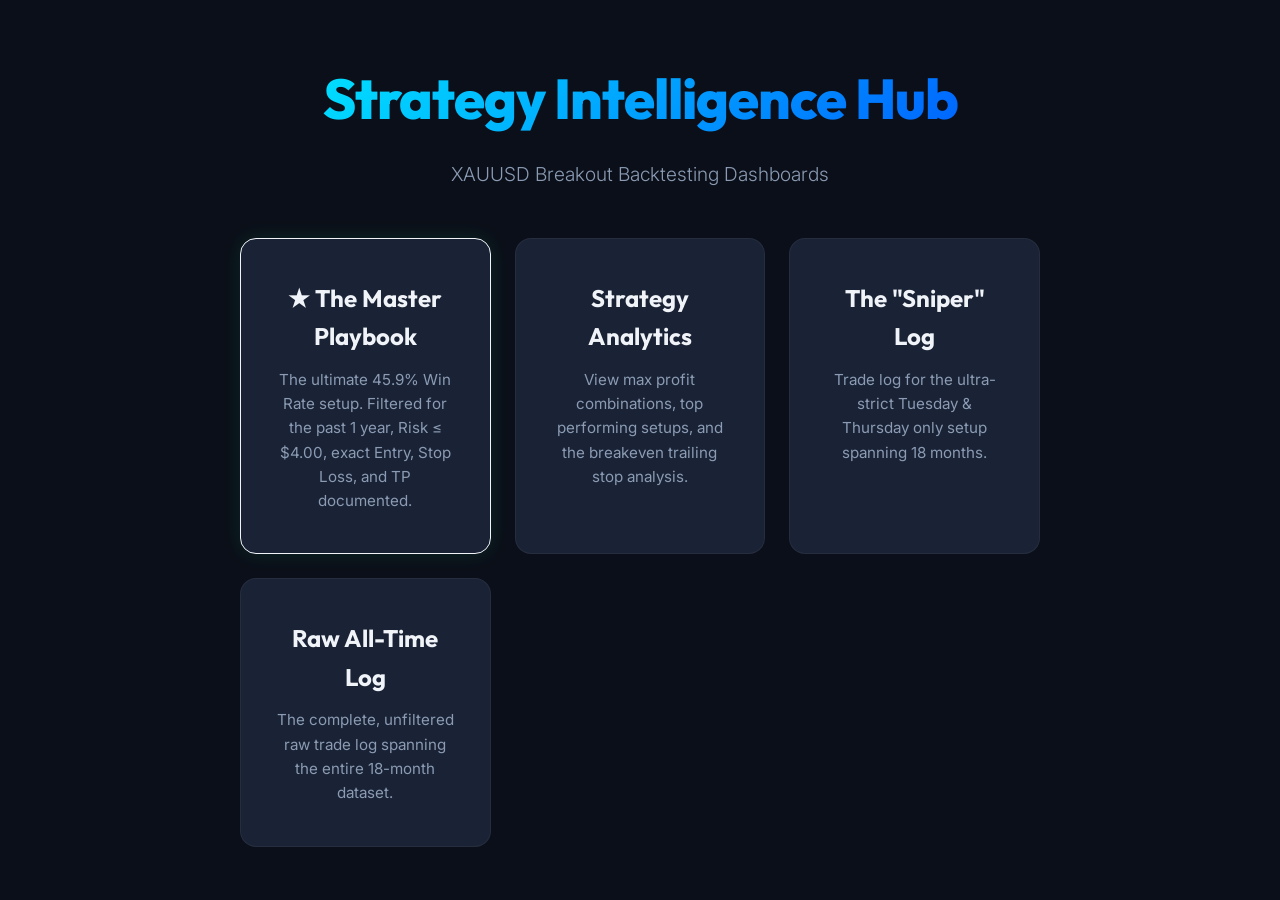
<file: index.html>
<!DOCTYPE html>
<html lang="en">
<head>
    <meta charset="UTF-8">
    <meta name="viewport" content="width=device-width, initial-scale=1.0">
    <title>XAUUSD Backtest Hub</title>
    <link href="https://fonts.googleapis.com/css2?family=Inter:wght@300;400;600;800&family=Outfit:wght@500;700&display=swap" rel="stylesheet">
    <style>
        :root {
            --bg-color: #0b0f19;
            --surface-color: #1a2235;
            --surface-hover: #232d46;
            --primary-accent: #00f0ff;
            --secondary-accent: #ff007a;
            --text-main: #f0f4f8;
            --text-muted: #8a9bb3;
            --border: rgba(255, 255, 255, 0.05);
            --gradient-1: linear-gradient(135deg, #00f0ff 0%, #0055ff 100%);
        }

        * {
            margin: 0;
            padding: 0;
            box-sizing: border-box;
        }

        body {
            font-family: 'Inter', sans-serif;
            background-color: var(--bg-color);
            color: var(--text-main);
            line-height: 1.6;
            min-height: 100vh;
            display: flex;
            align-items: center;
            justify-content: center;
            padding: 2rem;
        }

        .container {
            max-width: 800px;
            width: 100%;
            text-align: center;
        }

        h1 {
            font-family: 'Outfit', sans-serif;
            font-size: 3.5rem;
            font-weight: 800;
            background: var(--gradient-1);
            -webkit-background-clip: text;
            -webkit-text-fill-color: transparent;
            margin-bottom: 1rem;
            letter-spacing: -1px;
            animation: fadeInDown 0.8s ease-out;
        }

        .subtitle {
            color: var(--text-muted);
            font-size: 1.2rem;
            font-weight: 300;
            margin-bottom: 3rem;
            animation: fadeInDown 0.8s ease-out 0.1s backwards;
        }

        .grid {
            display: grid;
            grid-template-columns: repeat(auto-fit, minmax(250px, 1fr));
            gap: 1.5rem;
        }

        .card {
            background: var(--surface-color);
            border: 1px solid var(--border);
            border-radius: 16px;
            padding: 2.5rem 2rem;
            text-decoration: none;
            color: var(--text-main);
            transition: all 0.3s cubic-bezier(0.25, 0.8, 0.25, 1);
            position: relative;
            overflow: hidden;
            animation: fadeInUp 0.8s ease-out backwards;
            display: flex;
            flex-direction: column;
            align-items: center;
            text-align: center;
        }

        .card:nth-child(1) { animation-delay: 0.2s; }
        .card:nth-child(2) { animation-delay: 0.3s; }
        .card:nth-child(3) { animation-delay: 0.4s; }

        .card::before {
            content: '';
            position: absolute;
            top: 0;
            left: 0;
            width: 100%;
            height: 4px;
            background: var(--gradient-1);
            opacity: 0;
            transition: opacity 0.3s ease;
        }

        .card:hover {
            transform: translateY(-5px);
            box-shadow: 0 10px 30px rgba(0, 0, 0, 0.5);
            border-color: rgba(0, 240, 255, 0.3);
            background: var(--surface-hover);
        }

        .card:hover::before {
            opacity: 1;
        }

        .card-title {
            font-family: 'Outfit', sans-serif;
            font-size: 1.5rem;
            font-weight: 700;
            margin-bottom: 0.75rem;
        }

        .card-desc {
            color: var(--text-muted);
            font-size: 0.95rem;
        }

        @keyframes fadeInDown {
            from { opacity: 0; transform: translateY(-20px); }
            to { opacity: 1; transform: translateY(0); }
        }

        @keyframes fadeInUp {
            from { opacity: 0; transform: translateY(20px); }
            to { opacity: 1; transform: translateY(0); }
        }
    </style>
</head>
<body>

<div class="container">
    <h1>Strategy Intelligence Hub</h1>
    <div class="subtitle">XAUUSD Breakout Backtesting Dashboards</div>

    <div class="grid">
        <a href="master_strategy_log.html" class="card" style="border-color: var(--success); box-shadow: 0 0 20px rgba(0,255,136,0.1);">
            <div class="card-title" style="color: var(--success);">★ The Master Playbook</div>
            <div class="card-desc">The ultimate 45.9% Win Rate setup. Filtered for the past 1 year, Risk ≤ $4.00, exact Entry, Stop Loss, and TP documented.</div>
        </a>

        <a href="stats.html" class="card">
            <div class="card-title">Strategy Analytics</div>
            <div class="card-desc">View max profit combinations, top performing setups, and the breakeven trailing stop analysis.</div>
        </a>

        <a href="sniper_setup_log.html" class="card">
            <div class="card-title">The "Sniper" Log</div>
            <div class="card-desc">Trade log for the ultra-strict Tuesday & Thursday only setup spanning 18 months.</div>
        </a>

        <a href="trades_log.html" class="card">
            <div class="card-title">Raw All-Time Log</div>
            <div class="card-desc">The complete, unfiltered raw trade log spanning the entire 18-month dataset.</div>
        </a>
    </div>
</div>

</body>
</html>
</file>
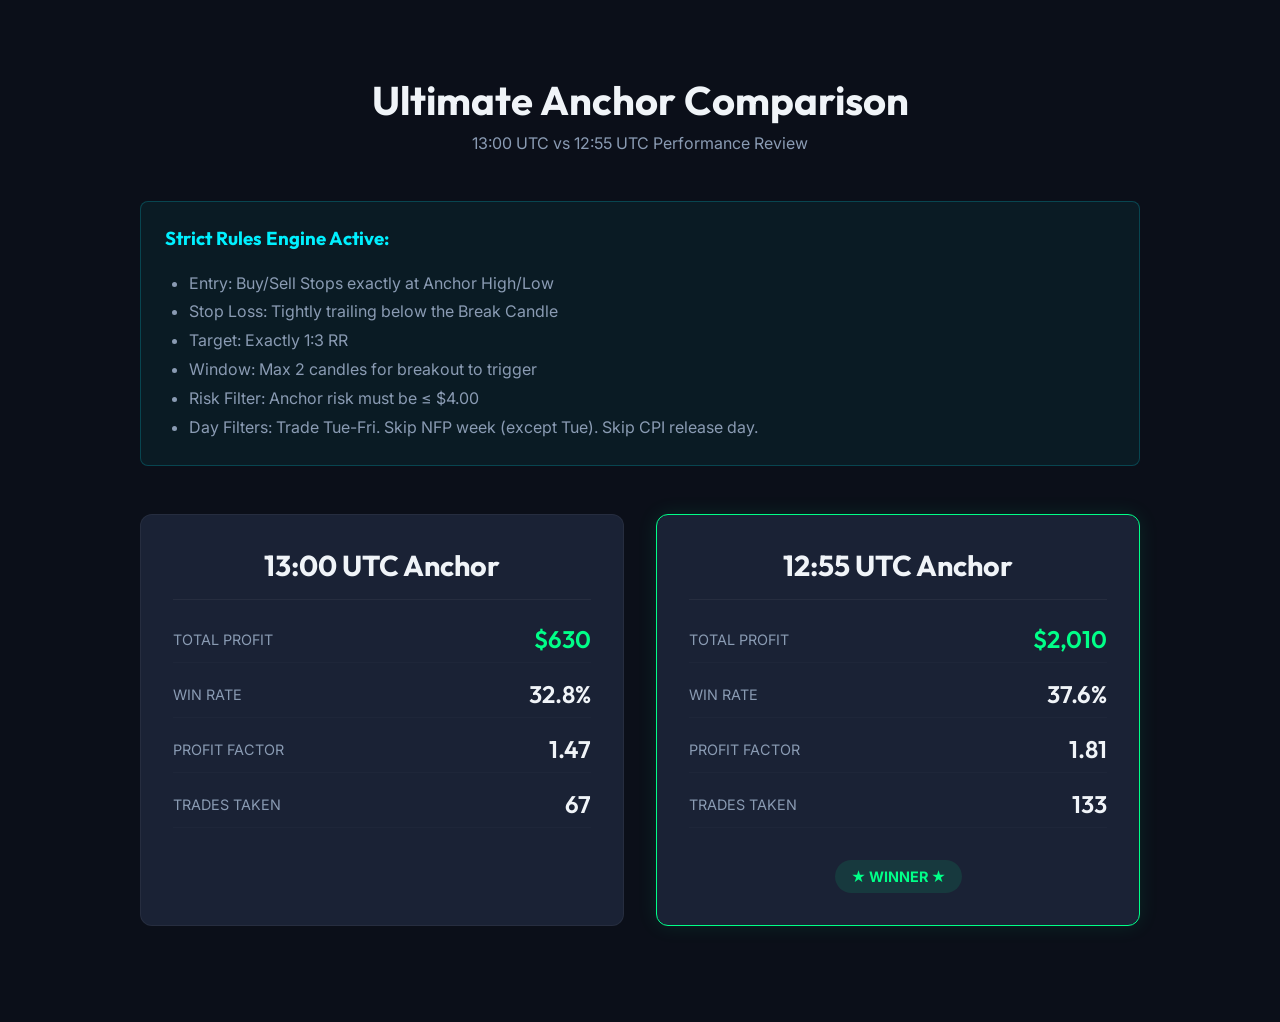
<file: anchor_comparison_report.html>
<!DOCTYPE html>
<html lang="en">
<head>
    <meta charset="UTF-8">
    <meta name="viewport" content="width=device-width, initial-scale=1.0">
    <title>Anchor Comparison: 13:00 vs 12:55</title>
    <link href="https://fonts.googleapis.com/css2?family=Inter:wght@400;600&family=Outfit:wght@600;800&display=swap" rel="stylesheet">
    <style>
        :root {
            --bg: #0b0f19; --surface: #1a2235; --primary: #00f0ff;
            --text: #f0f4f8; --text-muted: #8a9bb3; --success: #00ff88; --danger: #ff3366;
            --border: rgba(255,255,255,0.05);
        }
        body { font-family: 'Inter', sans-serif; background: var(--bg); color: var(--text); padding: 3rem 2rem; margin: 0; }
        .container { max-width: 1000px; margin: 0 auto; }
        h1 { font-family: 'Outfit', sans-serif; font-size: 2.5rem; text-align: center; margin-bottom: 0.5rem; }
        .subtitle { text-align: center; color: var(--text-muted); margin-bottom: 3rem; }
        .rules-box { background: rgba(0,240,255,0.05); border: 1px solid rgba(0,240,255,0.2); padding: 1.5rem; border-radius: 8px; margin-bottom: 3rem; }
        .rules-box h3 { margin-top: 0; color: var(--primary); font-family: 'Outfit'; }
        .rules-box ul { margin: 0; padding-left: 1.5rem; color: var(--text-muted); line-height: 1.8; }
        
        .grid { display: grid; grid-template-columns: 1fr 1fr; gap: 2rem; margin-bottom: 3rem; }
        .card { background: var(--surface); border: 1px solid var(--border); border-radius: 12px; padding: 2rem; text-align: center; }
        .card h2 { font-family: 'Outfit'; font-size: 1.8rem; margin-top: 0; margin-bottom: 1.5rem; border-bottom: 1px solid var(--border); padding-bottom: 1rem; }
        .stat { margin-bottom: 1rem; display: flex; justify-content: space-between; align-items: center; padding-bottom: 0.5rem; border-bottom: 1px solid rgba(255,255,255,0.02); }
        .stat-label { color: var(--text-muted); font-size: 0.9rem; text-transform: uppercase; }
        .stat-val { font-size: 1.5rem; font-weight: 600; font-family: 'Outfit'; }
        .success { color: var(--success); }
        
        .winner-badge { display: inline-block; background: rgba(0,255,136,0.1); color: var(--success); padding: 0.5rem 1rem; border-radius: 20px; font-weight: bold; margin-top: 1rem; font-size: 0.9rem; }
    </style>
</head>
<body>
    <div class="container">
        <h1>Ultimate Anchor Comparison</h1>
        <div class="subtitle">13:00 UTC vs 12:55 UTC Performance Review</div>
        
        <div class="rules-box">
            <h3>Strict Rules Engine Active:</h3>
            <ul>
                <li>Entry: Buy/Sell Stops exactly at Anchor High/Low</li>
                <li>Stop Loss: Tightly trailing below the Break Candle</li>
                <li>Target: Exactly 1:3 RR</li>
                <li>Window: Max 2 candles for breakout to trigger</li>
                <li>Risk Filter: Anchor risk must be ≤ $4.00</li>
                <li>Day Filters: Trade Tue-Fri. Skip NFP week (except Tue). Skip CPI release day.</li>
            </ul>
        </div>
        
        <div class="grid">
            <div class="card" style="">
                <h2>13:00 UTC Anchor</h2>
                <div class="stat"><span class="stat-label">Total Profit</span><span class="stat-val success">$630</span></div>
                <div class="stat"><span class="stat-label">Win Rate</span><span class="stat-val">32.8%</span></div>
                <div class="stat"><span class="stat-label">Profit Factor</span><span class="stat-val">1.47</span></div>
                <div class="stat"><span class="stat-label">Trades Taken</span><span class="stat-val">67</span></div>
                
            </div>
            
            <div class="card" style="border-color: var(--success); box-shadow: 0 0 20px rgba(0,255,136,0.1);">
                <h2>12:55 UTC Anchor</h2>
                <div class="stat"><span class="stat-label">Total Profit</span><span class="stat-val success">$2,010</span></div>
                <div class="stat"><span class="stat-label">Win Rate</span><span class="stat-val">37.6%</span></div>
                <div class="stat"><span class="stat-label">Profit Factor</span><span class="stat-val">1.81</span></div>
                <div class="stat"><span class="stat-label">Trades Taken</span><span class="stat-val">133</span></div>
                <div class="winner-badge">★ WINNER ★</div>
            </div>
        </div>
    </div>
</body>
</html>
</file>
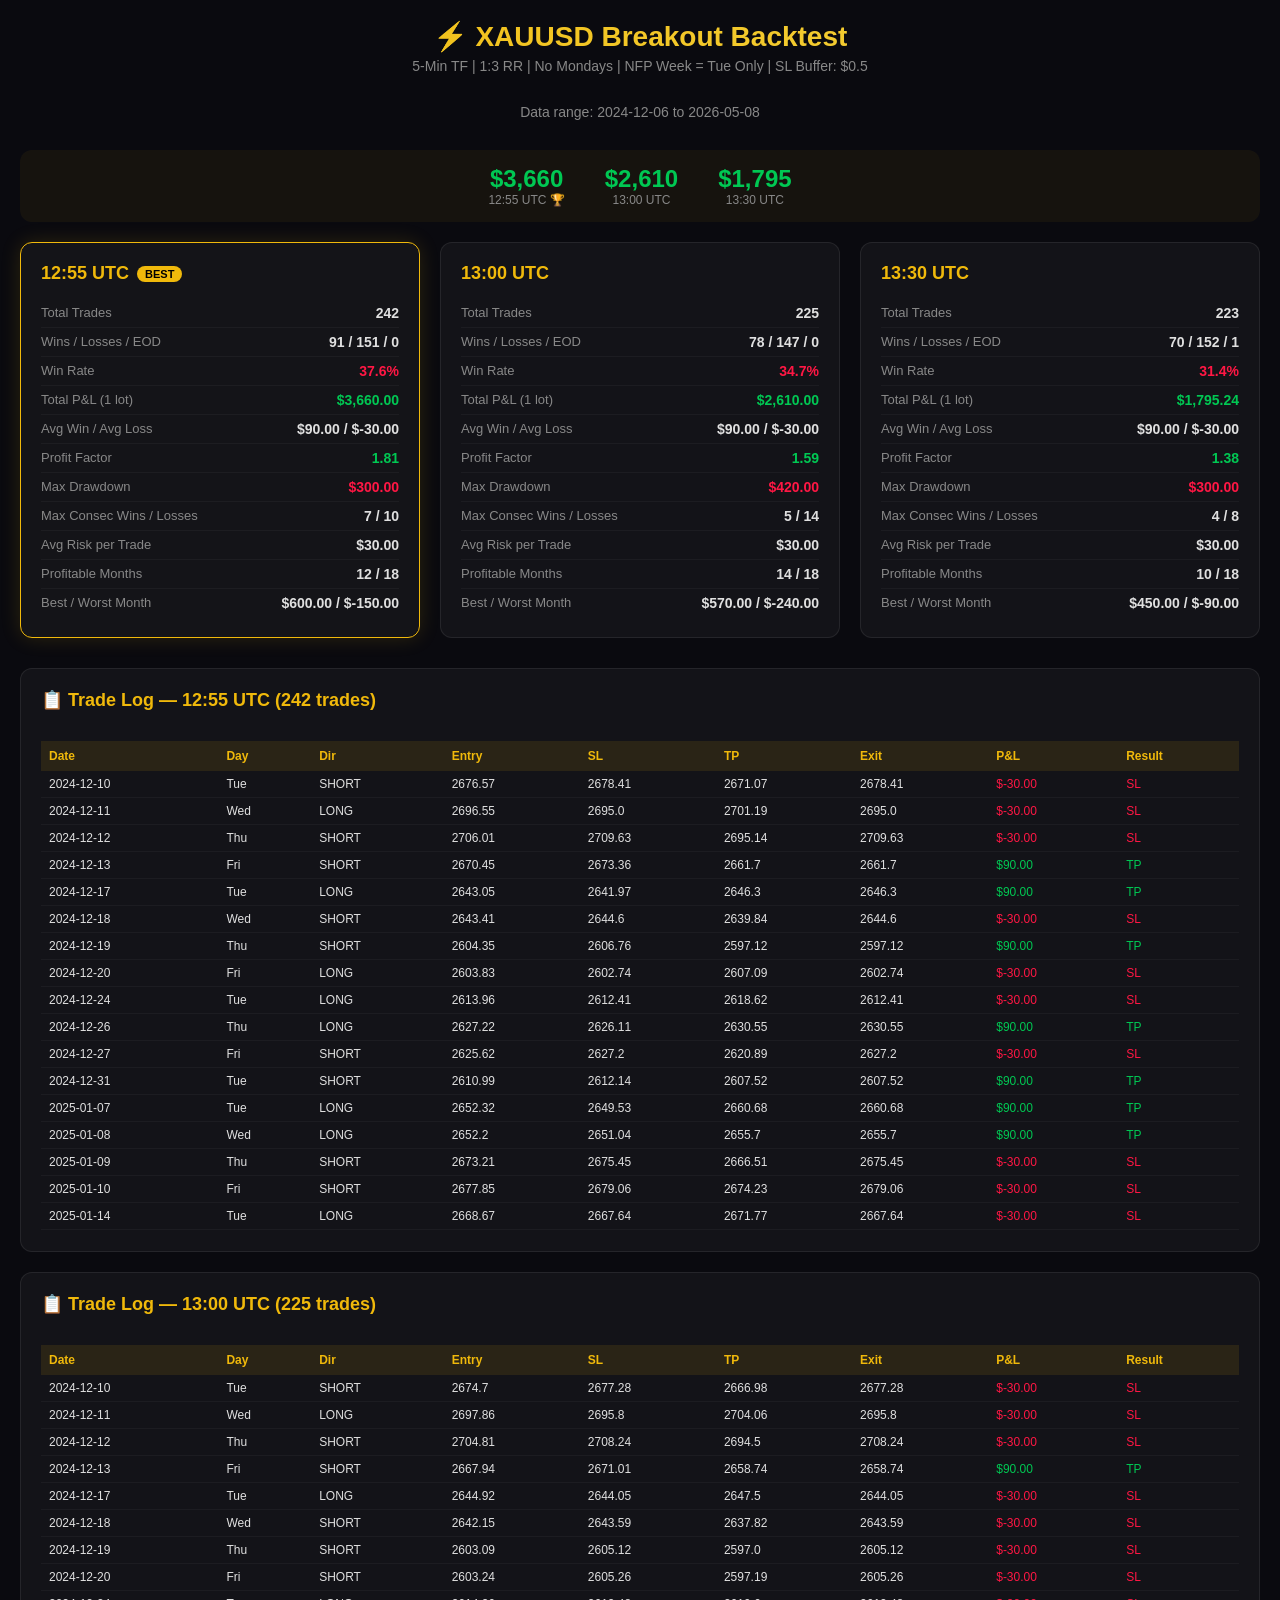
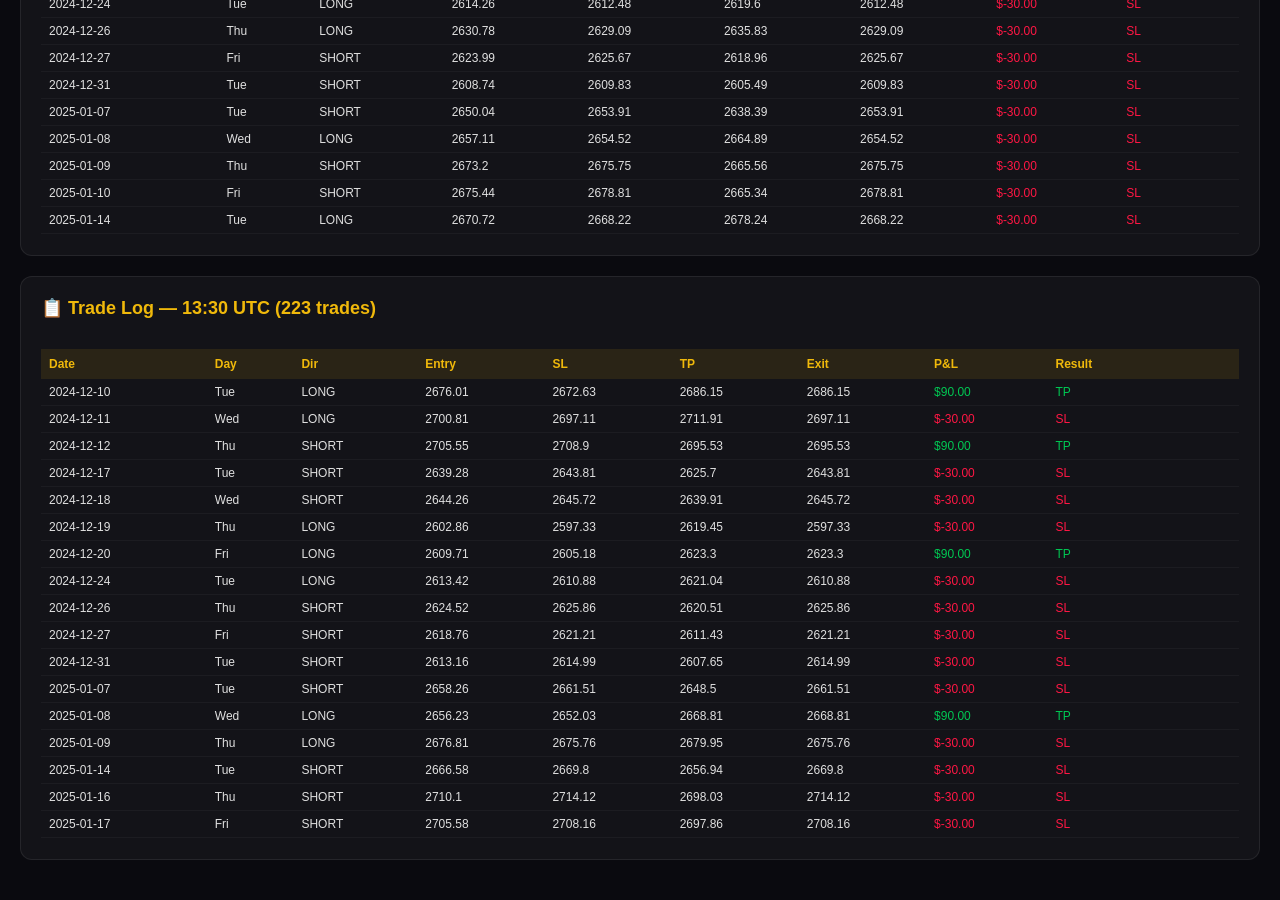
<file: backtest_report.html>
<!DOCTYPE html>
<html lang="en">
<head>
<meta charset="UTF-8">
<title>XAUUSD Breakout Backtest Report</title>
<style>
*{margin:0;padding:0;box-sizing:border-box}
body{background:#0a0a0f;color:#e0e0e0;font-family:'Segoe UI',sans-serif;padding:20px}
h1{text-align:center;font-size:28px;background:linear-gradient(135deg,#f0b90b,#f5d442);-webkit-background-clip:text;-webkit-text-fill-color:transparent;margin-bottom:5px}
.subtitle{text-align:center;color:#888;margin-bottom:30px;font-size:14px}
.grid{display:grid;grid-template-columns:repeat(auto-fit,minmax(350px,1fr));gap:20px;margin-bottom:30px}
.card{background:rgba(255,255,255,0.04);border:1px solid rgba(255,255,255,0.08);border-radius:12px;padding:20px}
.card h2{font-size:18px;color:#f0b90b;margin-bottom:15px;display:flex;align-items:center;gap:8px}
.winner{border-color:#f0b90b;box-shadow:0 0 20px rgba(240,185,11,0.15)}
.badge{background:#f0b90b;color:#000;font-size:11px;padding:2px 8px;border-radius:10px;font-weight:700}
.stat-row{display:flex;justify-content:space-between;padding:6px 0;border-bottom:1px solid rgba(255,255,255,0.04)}
.stat-row:last-child{border:none}
.stat-label{color:#888;font-size:13px}
.stat-value{font-weight:600;font-size:14px}
.positive{color:#00c853}
.negative{color:#ff1744}
.neutral{color:#ffc107}
table{width:100%;border-collapse:collapse;font-size:12px;margin-top:10px}
th{background:rgba(240,185,11,0.1);color:#f0b90b;padding:8px;text-align:left;position:sticky;top:0}
td{padding:6px 8px;border-bottom:1px solid rgba(255,255,255,0.04)}
tr:hover{background:rgba(255,255,255,0.03)}
.tp{color:#00c853}.sl{color:#ff1744}.eod{color:#ffc107}
.trades-section{max-height:500px;overflow-y:auto;margin-top:20px}
.summary-bar{display:flex;justify-content:center;gap:40px;margin:20px 0;padding:15px;background:rgba(240,185,11,0.05);border-radius:12px}
.summary-item{text-align:center}
.summary-item .val{font-size:24px;font-weight:700}
.summary-item .lbl{font-size:12px;color:#888}
</style>
</head>
<body>
<h1>⚡ XAUUSD Breakout Backtest</h1>
<p class="subtitle">5-Min TF | 1:3 RR | No Mondays | NFP Week = Tue Only | SL Buffer: $0.5</p>
<p class="subtitle">Data range: 2024-12-06 to 2026-05-08</p><div class="summary-bar"><div class="summary-item">
            <div class="val positive">$3,660</div>
            <div class="lbl">12:55 UTC 🏆</div>
        </div><div class="summary-item">
            <div class="val positive">$2,610</div>
            <div class="lbl">13:00 UTC</div>
        </div><div class="summary-item">
            <div class="val positive">$1,795</div>
            <div class="lbl">13:30 UTC</div>
        </div></div><div class="grid"><div class="card winner">
        <h2>12:55 UTC <span class="badge">BEST</span></h2>
        <div class="stat-row"><span class="stat-label">Total Trades</span><span class="stat-value">242</span></div>
        <div class="stat-row"><span class="stat-label">Wins / Losses / EOD</span><span class="stat-value">91 / 151 / 0</span></div>
        <div class="stat-row"><span class="stat-label">Win Rate</span><span class="stat-value negative">37.6%</span></div>
        <div class="stat-row"><span class="stat-label">Total P&L (1 lot)</span><span class="stat-value positive">$3,660.00</span></div>
        <div class="stat-row"><span class="stat-label">Avg Win / Avg Loss</span><span class="stat-value">$90.00 / $-30.00</span></div>
        <div class="stat-row"><span class="stat-label">Profit Factor</span><span class="stat-value positive">1.81</span></div>
        <div class="stat-row"><span class="stat-label">Max Drawdown</span><span class="stat-value negative">$300.00</span></div>
        <div class="stat-row"><span class="stat-label">Max Consec Wins / Losses</span><span class="stat-value">7 / 10</span></div>
        <div class="stat-row"><span class="stat-label">Avg Risk per Trade</span><span class="stat-value">$30.00</span></div>
        <div class="stat-row"><span class="stat-label">Profitable Months</span><span class="stat-value">12 / 18</span></div>
        <div class="stat-row"><span class="stat-label">Best / Worst Month</span><span class="stat-value">$600.00 / $-150.00</span></div>
        </div><div class="card">
        <h2>13:00 UTC </h2>
        <div class="stat-row"><span class="stat-label">Total Trades</span><span class="stat-value">225</span></div>
        <div class="stat-row"><span class="stat-label">Wins / Losses / EOD</span><span class="stat-value">78 / 147 / 0</span></div>
        <div class="stat-row"><span class="stat-label">Win Rate</span><span class="stat-value negative">34.7%</span></div>
        <div class="stat-row"><span class="stat-label">Total P&L (1 lot)</span><span class="stat-value positive">$2,610.00</span></div>
        <div class="stat-row"><span class="stat-label">Avg Win / Avg Loss</span><span class="stat-value">$90.00 / $-30.00</span></div>
        <div class="stat-row"><span class="stat-label">Profit Factor</span><span class="stat-value positive">1.59</span></div>
        <div class="stat-row"><span class="stat-label">Max Drawdown</span><span class="stat-value negative">$420.00</span></div>
        <div class="stat-row"><span class="stat-label">Max Consec Wins / Losses</span><span class="stat-value">5 / 14</span></div>
        <div class="stat-row"><span class="stat-label">Avg Risk per Trade</span><span class="stat-value">$30.00</span></div>
        <div class="stat-row"><span class="stat-label">Profitable Months</span><span class="stat-value">14 / 18</span></div>
        <div class="stat-row"><span class="stat-label">Best / Worst Month</span><span class="stat-value">$570.00 / $-240.00</span></div>
        </div><div class="card">
        <h2>13:30 UTC </h2>
        <div class="stat-row"><span class="stat-label">Total Trades</span><span class="stat-value">223</span></div>
        <div class="stat-row"><span class="stat-label">Wins / Losses / EOD</span><span class="stat-value">70 / 152 / 1</span></div>
        <div class="stat-row"><span class="stat-label">Win Rate</span><span class="stat-value negative">31.4%</span></div>
        <div class="stat-row"><span class="stat-label">Total P&L (1 lot)</span><span class="stat-value positive">$1,795.24</span></div>
        <div class="stat-row"><span class="stat-label">Avg Win / Avg Loss</span><span class="stat-value">$90.00 / $-30.00</span></div>
        <div class="stat-row"><span class="stat-label">Profit Factor</span><span class="stat-value positive">1.38</span></div>
        <div class="stat-row"><span class="stat-label">Max Drawdown</span><span class="stat-value negative">$300.00</span></div>
        <div class="stat-row"><span class="stat-label">Max Consec Wins / Losses</span><span class="stat-value">4 / 8</span></div>
        <div class="stat-row"><span class="stat-label">Avg Risk per Trade</span><span class="stat-value">$30.00</span></div>
        <div class="stat-row"><span class="stat-label">Profitable Months</span><span class="stat-value">10 / 18</span></div>
        <div class="stat-row"><span class="stat-label">Best / Worst Month</span><span class="stat-value">$450.00 / $-90.00</span></div>
        </div></div><div class="card" style="margin-bottom:20px">
        <h2>📋 Trade Log — 12:55 UTC (242 trades)</h2>
        <div class="trades-section"><table>
        <tr><th>Date</th><th>Day</th><th>Dir</th><th>Entry</th><th>SL</th><th>TP</th><th>Exit</th><th>P&L</th><th>Result</th></tr><tr>
            <td>2024-12-10</td><td>Tue</td><td>SHORT</td>
            <td>2676.57</td><td>2678.41</td><td>2671.07</td><td>2678.41</td>
            <td class="negative">$-30.00</td><td class="sl">SL</td></tr><tr>
            <td>2024-12-11</td><td>Wed</td><td>LONG</td>
            <td>2696.55</td><td>2695.0</td><td>2701.19</td><td>2695.0</td>
            <td class="negative">$-30.00</td><td class="sl">SL</td></tr><tr>
            <td>2024-12-12</td><td>Thu</td><td>SHORT</td>
            <td>2706.01</td><td>2709.63</td><td>2695.14</td><td>2709.63</td>
            <td class="negative">$-30.00</td><td class="sl">SL</td></tr><tr>
            <td>2024-12-13</td><td>Fri</td><td>SHORT</td>
            <td>2670.45</td><td>2673.36</td><td>2661.7</td><td>2661.7</td>
            <td class="positive">$90.00</td><td class="tp">TP</td></tr><tr>
            <td>2024-12-17</td><td>Tue</td><td>LONG</td>
            <td>2643.05</td><td>2641.97</td><td>2646.3</td><td>2646.3</td>
            <td class="positive">$90.00</td><td class="tp">TP</td></tr><tr>
            <td>2024-12-18</td><td>Wed</td><td>SHORT</td>
            <td>2643.41</td><td>2644.6</td><td>2639.84</td><td>2644.6</td>
            <td class="negative">$-30.00</td><td class="sl">SL</td></tr><tr>
            <td>2024-12-19</td><td>Thu</td><td>SHORT</td>
            <td>2604.35</td><td>2606.76</td><td>2597.12</td><td>2597.12</td>
            <td class="positive">$90.00</td><td class="tp">TP</td></tr><tr>
            <td>2024-12-20</td><td>Fri</td><td>LONG</td>
            <td>2603.83</td><td>2602.74</td><td>2607.09</td><td>2602.74</td>
            <td class="negative">$-30.00</td><td class="sl">SL</td></tr><tr>
            <td>2024-12-24</td><td>Tue</td><td>LONG</td>
            <td>2613.96</td><td>2612.41</td><td>2618.62</td><td>2612.41</td>
            <td class="negative">$-30.00</td><td class="sl">SL</td></tr><tr>
            <td>2024-12-26</td><td>Thu</td><td>LONG</td>
            <td>2627.22</td><td>2626.11</td><td>2630.55</td><td>2630.55</td>
            <td class="positive">$90.00</td><td class="tp">TP</td></tr><tr>
            <td>2024-12-27</td><td>Fri</td><td>SHORT</td>
            <td>2625.62</td><td>2627.2</td><td>2620.89</td><td>2627.2</td>
            <td class="negative">$-30.00</td><td class="sl">SL</td></tr><tr>
            <td>2024-12-31</td><td>Tue</td><td>SHORT</td>
            <td>2610.99</td><td>2612.14</td><td>2607.52</td><td>2607.52</td>
            <td class="positive">$90.00</td><td class="tp">TP</td></tr><tr>
            <td>2025-01-07</td><td>Tue</td><td>LONG</td>
            <td>2652.32</td><td>2649.53</td><td>2660.68</td><td>2660.68</td>
            <td class="positive">$90.00</td><td class="tp">TP</td></tr><tr>
            <td>2025-01-08</td><td>Wed</td><td>LONG</td>
            <td>2652.2</td><td>2651.04</td><td>2655.7</td><td>2655.7</td>
            <td class="positive">$90.00</td><td class="tp">TP</td></tr><tr>
            <td>2025-01-09</td><td>Thu</td><td>SHORT</td>
            <td>2673.21</td><td>2675.45</td><td>2666.51</td><td>2675.45</td>
            <td class="negative">$-30.00</td><td class="sl">SL</td></tr><tr>
            <td>2025-01-10</td><td>Fri</td><td>SHORT</td>
            <td>2677.85</td><td>2679.06</td><td>2674.23</td><td>2679.06</td>
            <td class="negative">$-30.00</td><td class="sl">SL</td></tr><tr>
            <td>2025-01-14</td><td>Tue</td><td>LONG</td>
            <td>2668.67</td><td>2667.64</td><td>2671.77</td><td>2667.64</td>
            <td class="negative">$-30.00</td><td class="sl">SL</td></tr><tr>
            <td>2025-01-15</td><td>Wed</td><td>SHORT</td>
            <td>2684.31</td><td>2685.41</td><td>2681.01</td><td>2685.41</td>
            <td class="negative">$-30.00</td><td class="sl">SL</td></tr><tr>
            <td>2025-01-16</td><td>Thu</td><td>SHORT</td>
            <td>2703.47</td><td>2704.96</td><td>2699.01</td><td>2704.96</td>
            <td class="negative">$-30.00</td><td class="sl">SL</td></tr><tr>
            <td>2025-01-17</td><td>Fri</td><td>SHORT</td>
            <td>2710.74</td><td>2712.11</td><td>2706.64</td><td>2706.64</td>
            <td class="positive">$90.00</td><td class="tp">TP</td></tr><tr>
            <td>2025-01-21</td><td>Tue</td><td>LONG</td>
            <td>2727.17</td><td>2726.1</td><td>2730.38</td><td>2726.1</td>
            <td class="negative">$-30.00</td><td class="sl">SL</td></tr><tr>
            <td>2025-01-22</td><td>Wed</td><td>LONG</td>
            <td>2758.72</td><td>2757.78</td><td>2761.55</td><td>2757.78</td>
            <td class="negative">$-30.00</td><td class="sl">SL</td></tr><tr>
            <td>2025-01-23</td><td>Thu</td><td>SHORT</td>
            <td>2742.6</td><td>2746.36</td><td>2731.34</td><td>2746.36</td>
            <td class="negative">$-30.00</td><td class="sl">SL</td></tr><tr>
            <td>2025-01-24</td><td>Fri</td><td>LONG</td>
            <td>2778.93</td><td>2777.35</td><td>2783.66</td><td>2783.66</td>
            <td class="positive">$90.00</td><td class="tp">TP</td></tr><tr>
            <td>2025-01-28</td><td>Tue</td><td>LONG</td>
            <td>2745.64</td><td>2744.61</td><td>2748.74</td><td>2748.74</td>
            <td class="positive">$90.00</td><td class="tp">TP</td></tr><tr>
            <td>2025-01-29</td><td>Wed</td><td>LONG</td>
            <td>2756.93</td><td>2755.92</td><td>2759.94</td><td>2755.92</td>
            <td class="negative">$-30.00</td><td class="sl">SL</td></tr><tr>
            <td>2025-01-30</td><td>Thu</td><td>LONG</td>
            <td>2780.44</td><td>2779.68</td><td>2782.71</td><td>2779.68</td>
            <td class="negative">$-30.00</td><td class="sl">SL</td></tr><tr>
            <td>2025-01-31</td><td>Fri</td><td>SHORT</td>
            <td>2804.72</td><td>2806.31</td><td>2799.92</td><td>2806.31</td>
            <td class="negative">$-30.00</td><td class="sl">SL</td></tr><tr>
            <td>2025-02-04</td><td>Tue</td><td>LONG</td>
            <td>2822.95</td><td>2820.86</td><td>2829.21</td><td>2829.21</td>
            <td class="positive">$90.00</td><td class="tp">TP</td></tr><tr>
            <td>2025-02-11</td><td>Tue</td><td>SHORT</td>
            <td>2886.61</td><td>2891.16</td><td>2872.97</td><td>2891.16</td>
            <td class="negative">$-30.00</td><td class="sl">SL</td></tr><tr>
            <td>2025-02-12</td><td>Wed</td><td>SHORT</td>
            <td>2883.95</td><td>2886.13</td><td>2877.41</td><td>2877.41</td>
            <td class="positive">$90.00</td><td class="tp">TP</td></tr><tr>
            <td>2025-02-13</td><td>Thu</td><td>SHORT</td>
            <td>2917.03</td><td>2918.47</td><td>2912.71</td><td>2912.71</td>
            <td class="positive">$90.00</td><td class="tp">TP</td></tr><tr>
            <td>2025-02-14</td><td>Fri</td><td>SHORT</td>
            <td>2929.77</td><td>2932.17</td><td>2922.58</td><td>2932.17</td>
            <td class="negative">$-30.00</td><td class="sl">SL</td></tr><tr>
            <td>2025-02-18</td><td>Tue</td><td>SHORT</td>
            <td>2916.69</td><td>2919.19</td><td>2909.17</td><td>2919.19</td>
            <td class="negative">$-30.00</td><td class="sl">SL</td></tr><tr>
            <td>2025-02-19</td><td>Wed</td><td>LONG</td>
            <td>2935.2</td><td>2932.15</td><td>2944.36</td><td>2932.15</td>
            <td class="negative">$-30.00</td><td class="sl">SL</td></tr><tr>
            <td>2025-02-20</td><td>Thu</td><td>SHORT</td>
            <td>2943.37</td><td>2947.66</td><td>2930.52</td><td>2947.66</td>
            <td class="negative">$-30.00</td><td class="sl">SL</td></tr><tr>
            <td>2025-02-21</td><td>Fri</td><td>LONG</td>
            <td>2931.56</td><td>2929.25</td><td>2938.49</td><td>2929.25</td>
            <td class="negative">$-30.00</td><td class="sl">SL</td></tr><tr>
            <td>2025-02-25</td><td>Tue</td><td>SHORT</td>
            <td>2928.09</td><td>2930.08</td><td>2922.11</td><td>2930.08</td>
            <td class="negative">$-30.00</td><td class="sl">SL</td></tr><tr>
            <td>2025-02-26</td><td>Wed</td><td>SHORT</td>
            <td>2913.27</td><td>2915.52</td><td>2906.5</td><td>2906.5</td>
            <td class="positive">$90.00</td><td class="tp">TP</td></tr><tr>
            <td>2025-02-27</td><td>Thu</td><td>LONG</td>
            <td>2887.34</td><td>2883.85</td><td>2897.83</td><td>2883.85</td>
            <td class="negative">$-30.00</td><td class="sl">SL</td></tr><tr>
            <td>2025-02-28</td><td>Fri</td><td>LONG</td>
            <td>2856.53</td><td>2855.77</td><td>2858.81</td><td>2858.81</td>
            <td class="positive">$90.00</td><td class="tp">TP</td></tr><tr>
            <td>2025-03-04</td><td>Tue</td><td>LONG</td>
            <td>2925.58</td><td>2922.77</td><td>2934.0</td><td>2922.77</td>
            <td class="negative">$-30.00</td><td class="sl">SL</td></tr><tr>
            <td>2025-03-11</td><td>Tue</td><td>SHORT</td>
            <td>2911.31</td><td>2914.36</td><td>2902.14</td><td>2914.36</td>
            <td class="negative">$-30.00</td><td class="sl">SL</td></tr><tr>
            <td>2025-03-12</td><td>Wed</td><td>SHORT</td>
            <td>2916.6</td><td>2919.32</td><td>2908.44</td><td>2908.44</td>
            <td class="positive">$90.00</td><td class="tp">TP</td></tr><tr>
            <td>2025-03-13</td><td>Thu</td><td>SHORT</td>
            <td>2940.96</td><td>2943.43</td><td>2933.56</td><td>2943.43</td>
            <td class="negative">$-30.00</td><td class="sl">SL</td></tr><tr>
            <td>2025-03-14</td><td>Fri</td><td>SHORT</td>
            <td>2993.61</td><td>2995.51</td><td>2987.92</td><td>2995.51</td>
            <td class="negative">$-30.00</td><td class="sl">SL</td></tr><tr>
            <td>2025-03-18</td><td>Tue</td><td>LONG</td>
            <td>3035.16</td><td>3033.44</td><td>3040.33</td><td>3033.44</td>
            <td class="negative">$-30.00</td><td class="sl">SL</td></tr><tr>
            <td>2025-03-19</td><td>Wed</td><td>LONG</td>
            <td>3038.05</td><td>3035.4</td><td>3046.01</td><td>3035.4</td>
            <td class="negative">$-30.00</td><td class="sl">SL</td></tr><tr>
            <td>2025-03-20</td><td>Thu</td><td>SHORT</td>
            <td>3039.71</td><td>3041.57</td><td>3034.13</td><td>3034.13</td>
            <td class="positive">$90.00</td><td class="tp">TP</td></tr><tr>
            <td>2025-03-21</td><td>Fri</td><td>LONG</td>
            <td>3036.04</td><td>3032.59</td><td>3046.41</td><td>3032.59</td>
            <td class="negative">$-30.00</td><td class="sl">SL</td></tr><tr>
            <td>2025-03-25</td><td>Tue</td><td>LONG</td>
            <td>3023.2</td><td>3021.32</td><td>3028.86</td><td>3021.32</td>
            <td class="negative">$-30.00</td><td class="sl">SL</td></tr><tr>
            <td>2025-03-26</td><td>Wed</td><td>SHORT</td>
            <td>3026.52</td><td>3027.99</td><td>3022.12</td><td>3022.12</td>
            <td class="positive">$90.00</td><td class="tp">TP</td></tr><tr>
            <td>2025-03-27</td><td>Thu</td><td>LONG</td>
            <td>3050.59</td><td>3046.65</td><td>3062.41</td><td>3046.65</td>
            <td class="negative">$-30.00</td><td class="sl">SL</td></tr><tr>
            <td>2025-03-28</td><td>Fri</td><td>SHORT</td>
            <td>3077.07</td><td>3079.48</td><td>3069.86</td><td>3079.48</td>
            <td class="negative">$-30.00</td><td class="sl">SL</td></tr><tr>
            <td>2025-04-01</td><td>Tue</td><td>LONG</td>
            <td>3134.3</td><td>3130.8</td><td>3144.78</td><td>3130.8</td>
            <td class="negative">$-30.00</td><td class="sl">SL</td></tr><tr>
            <td>2025-04-08</td><td>Tue</td><td>LONG</td>
            <td>3005.73</td><td>3004.05</td><td>3010.79</td><td>3010.79</td>
            <td class="positive">$90.00</td><td class="tp">TP</td></tr><tr>
            <td>2025-04-09</td><td>Wed</td><td>LONG</td>
            <td>3050.08</td><td>3046.76</td><td>3060.04</td><td>3060.04</td>
            <td class="positive">$90.00</td><td class="tp">TP</td></tr><tr>
            <td>2025-04-10</td><td>Thu</td><td>LONG</td>
            <td>3125.35</td><td>3120.45</td><td>3140.06</td><td>3120.45</td>
            <td class="negative">$-30.00</td><td class="sl">SL</td></tr><tr>
            <td>2025-04-11</td><td>Fri</td><td>LONG</td>
            <td>3234.02</td><td>3228.67</td><td>3250.06</td><td>3228.67</td>
            <td class="negative">$-30.00</td><td class="sl">SL</td></tr><tr>
            <td>2025-04-15</td><td>Tue</td><td>LONG</td>
            <td>3221.8</td><td>3219.39</td><td>3229.02</td><td>3219.39</td>
            <td class="negative">$-30.00</td><td class="sl">SL</td></tr><tr>
            <td>2025-04-16</td><td>Wed</td><td>SHORT</td>
            <td>3305.88</td><td>3309.67</td><td>3294.51</td><td>3309.67</td>
            <td class="negative">$-30.00</td><td class="sl">SL</td></tr><tr>
            <td>2025-04-17</td><td>Thu</td><td>LONG</td>
            <td>3328.39</td><td>3324.53</td><td>3339.97</td><td>3324.53</td>
            <td class="negative">$-30.00</td><td class="sl">SL</td></tr><tr>
            <td>2025-04-22</td><td>Tue</td><td>LONG</td>
            <td>3433.09</td><td>3424.52</td><td>3458.78</td><td>3424.52</td>
            <td class="negative">$-30.00</td><td class="sl">SL</td></tr><tr>
            <td>2025-04-23</td><td>Wed</td><td>SHORT</td>
            <td>3310.59</td><td>3314.23</td><td>3299.67</td><td>3299.67</td>
            <td class="positive">$90.00</td><td class="tp">TP</td></tr><tr>
            <td>2025-04-24</td><td>Thu</td><td>SHORT</td>
            <td>3335.42</td><td>3336.66</td><td>3331.72</td><td>3331.72</td>
            <td class="positive">$90.00</td><td class="tp">TP</td></tr><tr>
            <td>2025-04-25</td><td>Fri</td><td>SHORT</td>
            <td>3292.48</td><td>3293.39</td><td>3289.73</td><td>3289.73</td>
            <td class="positive">$90.00</td><td class="tp">TP</td></tr><tr>
            <td>2025-04-29</td><td>Tue</td><td>SHORT</td>
            <td>3310.94</td><td>3315.28</td><td>3297.9</td><td>3315.28</td>
            <td class="negative">$-30.00</td><td class="sl">SL</td></tr><tr>
            <td>2025-05-06</td><td>Tue</td><td>LONG</td>
            <td>3391.4</td><td>3390.04</td><td>3395.5</td><td>3390.04</td>
            <td class="negative">$-30.00</td><td class="sl">SL</td></tr><tr>
            <td>2025-05-07</td><td>Wed</td><td>SHORT</td>
            <td>3389.19</td><td>3391.87</td><td>3381.15</td><td>3391.87</td>
            <td class="negative">$-30.00</td><td class="sl">SL</td></tr><tr>
            <td>2025-05-08</td><td>Thu</td><td>LONG</td>
            <td>3356.7</td><td>3354.15</td><td>3364.37</td><td>3364.37</td>
            <td class="positive">$90.00</td><td class="tp">TP</td></tr><tr>
            <td>2025-05-09</td><td>Fri</td><td>SHORT</td>
            <td>3331.71</td><td>3337.0</td><td>3315.81</td><td>3337.0</td>
            <td class="negative">$-30.00</td><td class="sl">SL</td></tr><tr>
            <td>2025-05-13</td><td>Tue</td><td>LONG</td>
            <td>3245.09</td><td>3240.31</td><td>3259.43</td><td>3240.31</td>
            <td class="negative">$-30.00</td><td class="sl">SL</td></tr><tr>
            <td>2025-05-14</td><td>Wed</td><td>SHORT</td>
            <td>3184.11</td><td>3189.33</td><td>3168.45</td><td>3189.33</td>
            <td class="negative">$-30.00</td><td class="sl">SL</td></tr><tr>
            <td>2025-05-15</td><td>Thu</td><td>LONG</td>
            <td>3189.91</td><td>3184.67</td><td>3205.64</td><td>3205.64</td>
            <td class="positive">$90.00</td><td class="tp">TP</td></tr><tr>
            <td>2025-05-16</td><td>Fri</td><td>LONG</td>
            <td>3180.14</td><td>3176.97</td><td>3189.65</td><td>3176.97</td>
            <td class="negative">$-30.00</td><td class="sl">SL</td></tr><tr>
            <td>2025-05-20</td><td>Tue</td><td>SHORT</td>
            <td>3240.74</td><td>3243.25</td><td>3233.2</td><td>3233.2</td>
            <td class="positive">$90.00</td><td class="tp">TP</td></tr><tr>
            <td>2025-05-21</td><td>Wed</td><td>LONG</td>
            <td>3304.17</td><td>3302.15</td><td>3310.23</td><td>3302.15</td>
            <td class="negative">$-30.00</td><td class="sl">SL</td></tr><tr>
            <td>2025-05-22</td><td>Thu</td><td>LONG</td>
            <td>3305.28</td><td>3303.63</td><td>3310.21</td><td>3310.21</td>
            <td class="positive">$90.00</td><td class="tp">TP</td></tr><tr>
            <td>2025-05-23</td><td>Fri</td><td>LONG</td>
            <td>3358.95</td><td>3356.48</td><td>3366.35</td><td>3356.48</td>
            <td class="negative">$-30.00</td><td class="sl">SL</td></tr><tr>
            <td>2025-05-27</td><td>Tue</td><td>LONG</td>
            <td>3294.86</td><td>3292.53</td><td>3301.84</td><td>3301.84</td>
            <td class="positive">$90.00</td><td class="tp">TP</td></tr><tr>
            <td>2025-05-28</td><td>Wed</td><td>LONG</td>
            <td>3313.27</td><td>3310.05</td><td>3322.94</td><td>3310.05</td>
            <td class="negative">$-30.00</td><td class="sl">SL</td></tr><tr>
            <td>2025-05-29</td><td>Thu</td><td>SHORT</td>
            <td>3311.46</td><td>3319.06</td><td>3288.69</td><td>3319.06</td>
            <td class="negative">$-30.00</td><td class="sl">SL</td></tr><tr>
            <td>2025-05-30</td><td>Fri</td><td>LONG</td>
            <td>3305.56</td><td>3302.78</td><td>3313.92</td><td>3302.78</td>
            <td class="negative">$-30.00</td><td class="sl">SL</td></tr><tr>
            <td>2025-06-03</td><td>Tue</td><td>LONG</td>
            <td>3360.35</td><td>3356.57</td><td>3371.7</td><td>3356.57</td>
            <td class="negative">$-30.00</td><td class="sl">SL</td></tr><tr>
            <td>2025-06-10</td><td>Tue</td><td>SHORT</td>
            <td>3337.0</td><td>3339.55</td><td>3329.33</td><td>3339.55</td>
            <td class="negative">$-30.00</td><td class="sl">SL</td></tr><tr>
            <td>2025-06-11</td><td>Wed</td><td>SHORT</td>
            <td>3332.38</td><td>3339.62</td><td>3310.63</td><td>3339.62</td>
            <td class="negative">$-30.00</td><td class="sl">SL</td></tr><tr>
            <td>2025-06-12</td><td>Thu</td><td>LONG</td>
            <td>3390.2</td><td>3385.93</td><td>3403.0</td><td>3385.93</td>
            <td class="negative">$-30.00</td><td class="sl">SL</td></tr><tr>
            <td>2025-06-13</td><td>Fri</td><td>LONG</td>
            <td>3438.13</td><td>3435.28</td><td>3446.68</td><td>3446.68</td>
            <td class="positive">$90.00</td><td class="tp">TP</td></tr><tr>
            <td>2025-06-17</td><td>Tue</td><td>LONG</td>
            <td>3388.81</td><td>3385.35</td><td>3399.18</td><td>3385.35</td>
            <td class="negative">$-30.00</td><td class="sl">SL</td></tr><tr>
            <td>2025-06-18</td><td>Wed</td><td>LONG</td>
            <td>3387.32</td><td>3385.17</td><td>3393.8</td><td>3393.8</td>
            <td class="positive">$90.00</td><td class="tp">TP</td></tr><tr>
            <td>2025-06-19</td><td>Thu</td><td>SHORT</td>
            <td>3367.36</td><td>3368.7</td><td>3363.33</td><td>3368.7</td>
            <td class="negative">$-30.00</td><td class="sl">SL</td></tr><tr>
            <td>2025-06-20</td><td>Fri</td><td>LONG</td>
            <td>3346.18</td><td>3342.54</td><td>3357.09</td><td>3357.09</td>
            <td class="positive">$90.00</td><td class="tp">TP</td></tr><tr>
            <td>2025-06-24</td><td>Tue</td><td>SHORT</td>
            <td>3313.75</td><td>3318.39</td><td>3299.84</td><td>3299.84</td>
            <td class="positive">$90.00</td><td class="tp">TP</td></tr><tr>
            <td>2025-06-25</td><td>Wed</td><td>SHORT</td>
            <td>3320.09</td><td>3322.15</td><td>3313.91</td><td>3313.91</td>
            <td class="positive">$90.00</td><td class="tp">TP</td></tr><tr>
            <td>2025-06-26</td><td>Thu</td><td>SHORT</td>
            <td>3321.59</td><td>3325.34</td><td>3310.33</td><td>3325.34</td>
            <td class="negative">$-30.00</td><td class="sl">SL</td></tr><tr>
            <td>2025-06-27</td><td>Fri</td><td>SHORT</td>
            <td>3269.41</td><td>3271.26</td><td>3263.87</td><td>3263.87</td>
            <td class="positive">$90.00</td><td class="tp">TP</td></tr><tr>
            <td>2025-07-01</td><td>Tue</td><td>SHORT</td>
            <td>3354.29</td><td>3356.04</td><td>3349.04</td><td>3349.04</td>
            <td class="positive">$90.00</td><td class="tp">TP</td></tr><tr>
            <td>2025-07-08</td><td>Tue</td><td>SHORT</td>
            <td>3327.78</td><td>3329.14</td><td>3323.7</td><td>3323.7</td>
            <td class="positive">$90.00</td><td class="tp">TP</td></tr><tr>
            <td>2025-07-09</td><td>Wed</td><td>SHORT</td>
            <td>3295.55</td><td>3299.45</td><td>3283.85</td><td>3299.45</td>
            <td class="negative">$-30.00</td><td class="sl">SL</td></tr><tr>
            <td>2025-07-10</td><td>Thu</td><td>LONG</td>
            <td>3326.06</td><td>3323.12</td><td>3334.88</td><td>3323.12</td>
            <td class="negative">$-30.00</td><td class="sl">SL</td></tr><tr>
            <td>2025-07-11</td><td>Fri</td><td>LONG</td>
            <td>3357.06</td><td>3352.94</td><td>3369.42</td><td>3352.94</td>
            <td class="negative">$-30.00</td><td class="sl">SL</td></tr><tr>
            <td>2025-07-15</td><td>Tue</td><td>SHORT</td>
            <td>3348.44</td><td>3352.3</td><td>3336.85</td><td>3352.3</td>
            <td class="negative">$-30.00</td><td class="sl">SL</td></tr><tr>
            <td>2025-07-16</td><td>Wed</td><td>LONG</td>
            <td>3335.0</td><td>3333.48</td><td>3339.56</td><td>3333.48</td>
            <td class="negative">$-30.00</td><td class="sl">SL</td></tr><tr>
            <td>2025-07-17</td><td>Thu</td><td>LONG</td>
            <td>3315.08</td><td>3311.79</td><td>3324.98</td><td>3324.98</td>
            <td class="positive">$90.00</td><td class="tp">TP</td></tr><tr>
            <td>2025-07-18</td><td>Fri</td><td>SHORT</td>
            <td>3358.89</td><td>3360.52</td><td>3354.02</td><td>3354.02</td>
            <td class="positive">$90.00</td><td class="tp">TP</td></tr><tr>
            <td>2025-07-22</td><td>Tue</td><td>LONG</td>
            <td>3407.87</td><td>3405.9</td><td>3413.8</td><td>3413.8</td>
            <td class="positive">$90.00</td><td class="tp">TP</td></tr><tr>
            <td>2025-07-23</td><td>Wed</td><td>SHORT</td>
            <td>3419.84</td><td>3421.13</td><td>3415.98</td><td>3415.98</td>
            <td class="positive">$90.00</td><td class="tp">TP</td></tr><tr>
            <td>2025-07-24</td><td>Thu</td><td>LONG</td>
            <td>3355.71</td><td>3350.82</td><td>3370.38</td><td>3370.38</td>
            <td class="positive">$90.00</td><td class="tp">TP</td></tr><tr>
            <td>2025-07-25</td><td>Fri</td><td>SHORT</td>
            <td>3338.37</td><td>3342.22</td><td>3326.79</td><td>3342.22</td>
            <td class="negative">$-30.00</td><td class="sl">SL</td></tr><tr>
            <td>2025-07-29</td><td>Tue</td><td>SHORT</td>
            <td>3322.6</td><td>3324.73</td><td>3316.19</td><td>3316.19</td>
            <td class="positive">$90.00</td><td class="tp">TP</td></tr><tr>
            <td>2025-08-05</td><td>Tue</td><td>LONG</td>
            <td>3367.02</td><td>3365.34</td><td>3372.07</td><td>3372.07</td>
            <td class="positive">$90.00</td><td class="tp">TP</td></tr><tr>
            <td>2025-08-06</td><td>Wed</td><td>LONG</td>
            <td>3369.3</td><td>3366.67</td><td>3377.19</td><td>3366.67</td>
            <td class="negative">$-30.00</td><td class="sl">SL</td></tr><tr>
            <td>2025-08-07</td><td>Thu</td><td>LONG</td>
            <td>3382.8</td><td>3379.64</td><td>3392.3</td><td>3392.3</td>
            <td class="positive">$90.00</td><td class="tp">TP</td></tr><tr>
            <td>2025-08-08</td><td>Fri</td><td>SHORT</td>
            <td>3390.27</td><td>3395.35</td><td>3375.04</td><td>3395.35</td>
            <td class="negative">$-30.00</td><td class="sl">SL</td></tr><tr>
            <td>2025-08-12</td><td>Tue</td><td>LONG</td>
            <td>3352.49</td><td>3347.81</td><td>3366.53</td><td>3347.81</td>
            <td class="negative">$-30.00</td><td class="sl">SL</td></tr><tr>
            <td>2025-08-13</td><td>Wed</td><td>SHORT</td>
            <td>3357.48</td><td>3358.8</td><td>3353.51</td><td>3358.8</td>
            <td class="negative">$-30.00</td><td class="sl">SL</td></tr><tr>
            <td>2025-08-14</td><td>Thu</td><td>LONG</td>
            <td>3351.8</td><td>3348.48</td><td>3361.77</td><td>3348.48</td>
            <td class="negative">$-30.00</td><td class="sl">SL</td></tr><tr>
            <td>2025-08-15</td><td>Fri</td><td>LONG</td>
            <td>3343.54</td><td>3340.73</td><td>3351.97</td><td>3340.73</td>
            <td class="negative">$-30.00</td><td class="sl">SL</td></tr><tr>
            <td>2025-08-19</td><td>Tue</td><td>SHORT</td>
            <td>3334.29</td><td>3336.01</td><td>3329.14</td><td>3329.14</td>
            <td class="positive">$90.00</td><td class="tp">TP</td></tr><tr>
            <td>2025-08-20</td><td>Wed</td><td>SHORT</td>
            <td>3342.04</td><td>3344.0</td><td>3336.17</td><td>3344.0</td>
            <td class="negative">$-30.00</td><td class="sl">SL</td></tr><tr>
            <td>2025-08-21</td><td>Thu</td><td>LONG</td>
            <td>3341.96</td><td>3340.45</td><td>3346.5</td><td>3340.45</td>
            <td class="negative">$-30.00</td><td class="sl">SL</td></tr><tr>
            <td>2025-08-22</td><td>Fri</td><td>LONG</td>
            <td>3325.94</td><td>3322.67</td><td>3335.78</td><td>3335.78</td>
            <td class="positive">$90.00</td><td class="tp">TP</td></tr><tr>
            <td>2025-08-26</td><td>Tue</td><td>SHORT</td>
            <td>3371.04</td><td>3374.97</td><td>3359.25</td><td>3374.97</td>
            <td class="negative">$-30.00</td><td class="sl">SL</td></tr><tr>
            <td>2025-08-27</td><td>Wed</td><td>LONG</td>
            <td>3382.45</td><td>3380.05</td><td>3389.65</td><td>3380.05</td>
            <td class="negative">$-30.00</td><td class="sl">SL</td></tr><tr>
            <td>2025-08-28</td><td>Thu</td><td>LONG</td>
            <td>3399.98</td><td>3396.05</td><td>3411.76</td><td>3396.05</td>
            <td class="negative">$-30.00</td><td class="sl">SL</td></tr><tr>
            <td>2025-08-29</td><td>Fri</td><td>LONG</td>
            <td>3416.89</td><td>3416.02</td><td>3419.49</td><td>3416.02</td>
            <td class="negative">$-30.00</td><td class="sl">SL</td></tr><tr>
            <td>2025-09-02</td><td>Tue</td><td>SHORT</td>
            <td>3481.63</td><td>3485.36</td><td>3470.43</td><td>3485.36</td>
            <td class="negative">$-30.00</td><td class="sl">SL</td></tr><tr>
            <td>2025-09-09</td><td>Tue</td><td>LONG</td>
            <td>3648.97</td><td>3645.88</td><td>3658.22</td><td>3658.22</td>
            <td class="positive">$90.00</td><td class="tp">TP</td></tr><tr>
            <td>2025-09-10</td><td>Wed</td><td>LONG</td>
            <td>3645.76</td><td>3642.61</td><td>3655.2</td><td>3642.61</td>
            <td class="negative">$-30.00</td><td class="sl">SL</td></tr><tr>
            <td>2025-09-11</td><td>Thu</td><td>LONG</td>
            <td>3631.6</td><td>3627.23</td><td>3644.7</td><td>3627.23</td>
            <td class="negative">$-30.00</td><td class="sl">SL</td></tr><tr>
            <td>2025-09-12</td><td>Fri</td><td>LONG</td>
            <td>3645.91</td><td>3642.78</td><td>3655.29</td><td>3642.78</td>
            <td class="negative">$-30.00</td><td class="sl">SL</td></tr><tr>
            <td>2025-09-16</td><td>Tue</td><td>SHORT</td>
            <td>3687.84</td><td>3689.87</td><td>3681.76</td><td>3689.87</td>
            <td class="negative">$-30.00</td><td class="sl">SL</td></tr><tr>
            <td>2025-09-17</td><td>Wed</td><td>SHORT</td>
            <td>3677.91</td><td>3679.92</td><td>3671.88</td><td>3679.92</td>
            <td class="negative">$-30.00</td><td class="sl">SL</td></tr><tr>
            <td>2025-09-18</td><td>Thu</td><td>SHORT</td>
            <td>3662.86</td><td>3664.76</td><td>3657.18</td><td>3657.18</td>
            <td class="positive">$90.00</td><td class="tp">TP</td></tr><tr>
            <td>2025-09-19</td><td>Fri</td><td>SHORT</td>
            <td>3648.11</td><td>3650.14</td><td>3642.04</td><td>3650.14</td>
            <td class="negative">$-30.00</td><td class="sl">SL</td></tr><tr>
            <td>2025-09-23</td><td>Tue</td><td>LONG</td>
            <td>3785.03</td><td>3782.26</td><td>3793.34</td><td>3782.26</td>
            <td class="negative">$-30.00</td><td class="sl">SL</td></tr><tr>
            <td>2025-09-24</td><td>Wed</td><td>LONG</td>
            <td>3770.06</td><td>3767.4</td><td>3778.04</td><td>3767.4</td>
            <td class="negative">$-30.00</td><td class="sl">SL</td></tr><tr>
            <td>2025-09-25</td><td>Thu</td><td>LONG</td>
            <td>3740.26</td><td>3732.69</td><td>3762.96</td><td>3732.69</td>
            <td class="negative">$-30.00</td><td class="sl">SL</td></tr><tr>
            <td>2025-09-26</td><td>Fri</td><td>LONG</td>
            <td>3752.97</td><td>3750.73</td><td>3759.69</td><td>3759.69</td>
            <td class="positive">$90.00</td><td class="tp">TP</td></tr><tr>
            <td>2025-09-30</td><td>Tue</td><td>SHORT</td>
            <td>3817.67</td><td>3820.73</td><td>3808.48</td><td>3820.73</td>
            <td class="negative">$-30.00</td><td class="sl">SL</td></tr><tr>
            <td>2025-10-07</td><td>Tue</td><td>LONG</td>
            <td>3980.12</td><td>3978.09</td><td>3986.21</td><td>3978.09</td>
            <td class="negative">$-30.00</td><td class="sl">SL</td></tr><tr>
            <td>2025-10-08</td><td>Wed</td><td>LONG</td>
            <td>4040.63</td><td>4038.64</td><td>4046.6</td><td>4046.6</td>
            <td class="positive">$90.00</td><td class="tp">TP</td></tr><tr>
            <td>2025-10-09</td><td>Thu</td><td>LONG</td>
            <td>4053.78</td><td>4050.42</td><td>4063.84</td><td>4050.42</td>
            <td class="negative">$-30.00</td><td class="sl">SL</td></tr><tr>
            <td>2025-10-10</td><td>Fri</td><td>SHORT</td>
            <td>3984.17</td><td>3987.38</td><td>3974.55</td><td>3987.38</td>
            <td class="negative">$-30.00</td><td class="sl">SL</td></tr><tr>
            <td>2025-10-14</td><td>Tue</td><td>SHORT</td>
            <td>4103.48</td><td>4107.66</td><td>4090.95</td><td>4107.66</td>
            <td class="negative">$-30.00</td><td class="sl">SL</td></tr><tr>
            <td>2025-10-15</td><td>Wed</td><td>SHORT</td>
            <td>4187.1</td><td>4191.14</td><td>4174.99</td><td>4191.14</td>
            <td class="negative">$-30.00</td><td class="sl">SL</td></tr><tr>
            <td>2025-10-16</td><td>Thu</td><td>LONG</td>
            <td>4240.03</td><td>4234.28</td><td>4257.27</td><td>4257.27</td>
            <td class="positive">$90.00</td><td class="tp">TP</td></tr><tr>
            <td>2025-10-17</td><td>Fri</td><td>SHORT</td>
            <td>4310.73</td><td>4316.9</td><td>4292.23</td><td>4316.9</td>
            <td class="negative">$-30.00</td><td class="sl">SL</td></tr><tr>
            <td>2025-10-21</td><td>Tue</td><td>SHORT</td>
            <td>4207.78</td><td>4211.82</td><td>4195.65</td><td>4195.65</td>
            <td class="positive">$90.00</td><td class="tp">TP</td></tr><tr>
            <td>2025-10-22</td><td>Wed</td><td>LONG</td>
            <td>4036.33</td><td>4032.92</td><td>4046.55</td><td>4046.55</td>
            <td class="positive">$90.00</td><td class="tp">TP</td></tr><tr>
            <td>2025-10-23</td><td>Thu</td><td>LONG</td>
            <td>4128.62</td><td>4125.26</td><td>4138.7</td><td>4138.7</td>
            <td class="positive">$90.00</td><td class="tp">TP</td></tr><tr>
            <td>2025-10-24</td><td>Fri</td><td>LONG</td>
            <td>4082.32</td><td>4078.59</td><td>4093.52</td><td>4093.52</td>
            <td class="positive">$90.00</td><td class="tp">TP</td></tr><tr>
            <td>2025-10-28</td><td>Tue</td><td>LONG</td>
            <td>3913.68</td><td>3911.91</td><td>3919.0</td><td>3919.0</td>
            <td class="positive">$90.00</td><td class="tp">TP</td></tr><tr>
            <td>2025-10-29</td><td>Wed</td><td>SHORT</td>
            <td>4023.49</td><td>4025.98</td><td>4016.02</td><td>4016.02</td>
            <td class="positive">$90.00</td><td class="tp">TP</td></tr><tr>
            <td>2025-10-30</td><td>Thu</td><td>LONG</td>
            <td>3973.37</td><td>3959.57</td><td>4014.78</td><td>4014.78</td>
            <td class="positive">$90.00</td><td class="tp">TP</td></tr><tr>
            <td>2025-10-31</td><td>Fri</td><td>LONG</td>
            <td>4026.19</td><td>4019.88</td><td>4045.12</td><td>4019.88</td>
            <td class="negative">$-30.00</td><td class="sl">SL</td></tr><tr>
            <td>2025-11-04</td><td>Tue</td><td>LONG</td>
            <td>3987.44</td><td>3983.07</td><td>4000.55</td><td>3983.07</td>
            <td class="negative">$-30.00</td><td class="sl">SL</td></tr><tr>
            <td>2025-11-11</td><td>Tue</td><td>LONG</td>
            <td>4136.8</td><td>4133.36</td><td>4147.13</td><td>4133.36</td>
            <td class="negative">$-30.00</td><td class="sl">SL</td></tr><tr>
            <td>2025-11-12</td><td>Wed</td><td>SHORT</td>
            <td>4129.53</td><td>4131.56</td><td>4123.43</td><td>4123.43</td>
            <td class="positive">$90.00</td><td class="tp">TP</td></tr><tr>
            <td>2025-11-13</td><td>Thu</td><td>SHORT</td>
            <td>4238.42</td><td>4244.46</td><td>4220.33</td><td>4220.33</td>
            <td class="positive">$90.00</td><td class="tp">TP</td></tr><tr>
            <td>2025-11-14</td><td>Fri</td><td>SHORT</td>
            <td>4109.66</td><td>4119.32</td><td>4080.69</td><td>4080.69</td>
            <td class="positive">$90.00</td><td class="tp">TP</td></tr><tr>
            <td>2025-11-18</td><td>Tue</td><td>LONG</td>
            <td>4034.33</td><td>4030.54</td><td>4045.69</td><td>4045.69</td>
            <td class="positive">$90.00</td><td class="tp">TP</td></tr><tr>
            <td>2025-11-19</td><td>Wed</td><td>SHORT</td>
            <td>4113.48</td><td>4115.73</td><td>4106.71</td><td>4106.71</td>
            <td class="positive">$90.00</td><td class="tp">TP</td></tr><tr>
            <td>2025-11-20</td><td>Thu</td><td>LONG</td>
            <td>4082.07</td><td>4080.84</td><td>4085.74</td><td>4085.74</td>
            <td class="positive">$90.00</td><td class="tp">TP</td></tr><tr>
            <td>2025-11-21</td><td>Fri</td><td>SHORT</td>
            <td>4061.32</td><td>4067.64</td><td>4042.33</td><td>4067.64</td>
            <td class="negative">$-30.00</td><td class="sl">SL</td></tr><tr>
            <td>2025-11-25</td><td>Tue</td><td>LONG</td>
            <td>4129.97</td><td>4128.89</td><td>4133.21</td><td>4133.21</td>
            <td class="positive">$90.00</td><td class="tp">TP</td></tr><tr>
            <td>2025-11-26</td><td>Wed</td><td>LONG</td>
            <td>4157.05</td><td>4152.58</td><td>4170.44</td><td>4152.58</td>
            <td class="negative">$-30.00</td><td class="sl">SL</td></tr><tr>
            <td>2025-11-27</td><td>Thu</td><td>SHORT</td>
            <td>4153.52</td><td>4154.7</td><td>4149.98</td><td>4149.98</td>
            <td class="positive">$90.00</td><td class="tp">TP</td></tr><tr>
            <td>2025-11-28</td><td>Fri</td><td>LONG</td>
            <td>4177.46</td><td>4176.06</td><td>4181.66</td><td>4176.06</td>
            <td class="negative">$-30.00</td><td class="sl">SL</td></tr><tr>
            <td>2025-12-02</td><td>Tue</td><td>LONG</td>
            <td>4209.89</td><td>4208.28</td><td>4214.71</td><td>4208.28</td>
            <td class="negative">$-30.00</td><td class="sl">SL</td></tr><tr>
            <td>2025-12-09</td><td>Tue</td><td>LONG</td>
            <td>4206.96</td><td>4202.6</td><td>4220.06</td><td>4202.6</td>
            <td class="negative">$-30.00</td><td class="sl">SL</td></tr><tr>
            <td>2025-12-10</td><td>Wed</td><td>LONG</td>
            <td>4196.85</td><td>4193.04</td><td>4208.27</td><td>4193.04</td>
            <td class="negative">$-30.00</td><td class="sl">SL</td></tr><tr>
            <td>2025-12-11</td><td>Thu</td><td>SHORT</td>
            <td>4218.46</td><td>4223.01</td><td>4204.81</td><td>4223.01</td>
            <td class="negative">$-30.00</td><td class="sl">SL</td></tr><tr>
            <td>2025-12-12</td><td>Fri</td><td>LONG</td>
            <td>4328.54</td><td>4320.8</td><td>4351.79</td><td>4351.79</td>
            <td class="positive">$90.00</td><td class="tp">TP</td></tr><tr>
            <td>2025-12-16</td><td>Tue</td><td>SHORT</td>
            <td>4292.64</td><td>4295.76</td><td>4283.31</td><td>4295.76</td>
            <td class="negative">$-30.00</td><td class="sl">SL</td></tr><tr>
            <td>2025-12-17</td><td>Wed</td><td>LONG</td>
            <td>4318.21</td><td>4314.59</td><td>4329.07</td><td>4329.07</td>
            <td class="positive">$90.00</td><td class="tp">TP</td></tr><tr>
            <td>2025-12-18</td><td>Thu</td><td>SHORT</td>
            <td>4320.41</td><td>4324.68</td><td>4307.6</td><td>4324.68</td>
            <td class="negative">$-30.00</td><td class="sl">SL</td></tr><tr>
            <td>2025-12-19</td><td>Fri</td><td>LONG</td>
            <td>4327.24</td><td>4325.65</td><td>4331.99</td><td>4331.99</td>
            <td class="positive">$90.00</td><td class="tp">TP</td></tr><tr>
            <td>2025-12-23</td><td>Tue</td><td>LONG</td>
            <td>4487.92</td><td>4485.53</td><td>4495.1</td><td>4495.1</td>
            <td class="positive">$90.00</td><td class="tp">TP</td></tr><tr>
            <td>2025-12-24</td><td>Wed</td><td>LONG</td>
            <td>4492.38</td><td>4487.06</td><td>4508.36</td><td>4487.06</td>
            <td class="negative">$-30.00</td><td class="sl">SL</td></tr><tr>
            <td>2025-12-26</td><td>Fri</td><td>LONG</td>
            <td>4512.14</td><td>4503.35</td><td>4538.53</td><td>4538.53</td>
            <td class="positive">$90.00</td><td class="tp">TP</td></tr><tr>
            <td>2025-12-30</td><td>Tue</td><td>LONG</td>
            <td>4401.96</td><td>4398.87</td><td>4411.2</td><td>4398.87</td>
            <td class="negative">$-30.00</td><td class="sl">SL</td></tr><tr>
            <td>2026-01-06</td><td>Tue</td><td>LONG</td>
            <td>4464.9</td><td>4459.19</td><td>4482.04</td><td>4459.19</td>
            <td class="negative">$-30.00</td><td class="sl">SL</td></tr><tr>
            <td>2026-01-07</td><td>Wed</td><td>LONG</td>
            <td>4449.04</td><td>4442.95</td><td>4467.32</td><td>4442.95</td>
            <td class="negative">$-30.00</td><td class="sl">SL</td></tr><tr>
            <td>2026-01-08</td><td>Thu</td><td>SHORT</td>
            <td>4426.21</td><td>4430.28</td><td>4414.01</td><td>4430.28</td>
            <td class="negative">$-30.00</td><td class="sl">SL</td></tr><tr>
            <td>2026-01-09</td><td>Fri</td><td>LONG</td>
            <td>4467.84</td><td>4463.22</td><td>4481.7</td><td>4463.22</td>
            <td class="negative">$-30.00</td><td class="sl">SL</td></tr><tr>
            <td>2026-01-13</td><td>Tue</td><td>LONG</td>
            <td>4595.17</td><td>4590.17</td><td>4610.15</td><td>4610.15</td>
            <td class="positive">$90.00</td><td class="tp">TP</td></tr><tr>
            <td>2026-01-14</td><td>Wed</td><td>SHORT</td>
            <td>4634.73</td><td>4642.28</td><td>4612.07</td><td>4612.07</td>
            <td class="positive">$90.00</td><td class="tp">TP</td></tr><tr>
            <td>2026-01-15</td><td>Thu</td><td>SHORT</td>
            <td>4611.74</td><td>4616.64</td><td>4597.04</td><td>4597.04</td>
            <td class="positive">$90.00</td><td class="tp">TP</td></tr><tr>
            <td>2026-01-16</td><td>Fri</td><td>SHORT</td>
            <td>4598.67</td><td>4606.13</td><td>4576.3</td><td>4606.13</td>
            <td class="negative">$-30.00</td><td class="sl">SL</td></tr><tr>
            <td>2026-01-20</td><td>Tue</td><td>SHORT</td>
            <td>4727.52</td><td>4728.91</td><td>4723.37</td><td>4723.37</td>
            <td class="positive">$90.00</td><td class="tp">TP</td></tr><tr>
            <td>2026-01-21</td><td>Wed</td><td>SHORT</td>
            <td>4862.0</td><td>4866.04</td><td>4849.88</td><td>4866.04</td>
            <td class="negative">$-30.00</td><td class="sl">SL</td></tr><tr>
            <td>2026-01-22</td><td>Thu</td><td>SHORT</td>
            <td>4818.87</td><td>4823.27</td><td>4805.68</td><td>4823.27</td>
            <td class="negative">$-30.00</td><td class="sl">SL</td></tr><tr>
            <td>2026-01-23</td><td>Fri</td><td>LONG</td>
            <td>4942.22</td><td>4933.13</td><td>4969.51</td><td>4933.13</td>
            <td class="negative">$-30.00</td><td class="sl">SL</td></tr><tr>
            <td>2026-01-27</td><td>Tue</td><td>LONG</td>
            <td>5086.14</td><td>5084.05</td><td>5092.42</td><td>5084.05</td>
            <td class="negative">$-30.00</td><td class="sl">SL</td></tr><tr>
            <td>2026-01-28</td><td>Wed</td><td>LONG</td>
            <td>5279.29</td><td>5275.41</td><td>5290.93</td><td>5275.41</td>
            <td class="negative">$-30.00</td><td class="sl">SL</td></tr><tr>
            <td>2026-01-29</td><td>Thu</td><td>LONG</td>
            <td>5539.1</td><td>5528.14</td><td>5571.99</td><td>5528.14</td>
            <td class="negative">$-30.00</td><td class="sl">SL</td></tr><tr>
            <td>2026-01-30</td><td>Fri</td><td>LONG</td>
            <td>5095.04</td><td>5053.72</td><td>5219.0</td><td>5053.72</td>
            <td class="negative">$-30.00</td><td class="sl">SL</td></tr><tr>
            <td>2026-02-03</td><td>Tue</td><td>LONG</td>
            <td>4918.07</td><td>4901.83</td><td>4966.81</td><td>4901.83</td>
            <td class="negative">$-30.00</td><td class="sl">SL</td></tr><tr>
            <td>2026-02-10</td><td>Tue</td><td>SHORT</td>
            <td>5027.46</td><td>5035.55</td><td>5003.18</td><td>5035.55</td>
            <td class="negative">$-30.00</td><td class="sl">SL</td></tr><tr>
            <td>2026-02-11</td><td>Wed</td><td>LONG</td>
            <td>5083.66</td><td>5077.94</td><td>5100.82</td><td>5077.94</td>
            <td class="negative">$-30.00</td><td class="sl">SL</td></tr><tr>
            <td>2026-02-12</td><td>Thu</td><td>LONG</td>
            <td>5054.5</td><td>5050.79</td><td>5065.62</td><td>5065.62</td>
            <td class="positive">$90.00</td><td class="tp">TP</td></tr><tr>
            <td>2026-02-13</td><td>Fri</td><td>LONG</td>
            <td>4974.07</td><td>4969.02</td><td>4989.24</td><td>4969.02</td>
            <td class="negative">$-30.00</td><td class="sl">SL</td></tr><tr>
            <td>2026-02-17</td><td>Tue</td><td>SHORT</td>
            <td>4928.92</td><td>4933.8</td><td>4914.27</td><td>4914.27</td>
            <td class="positive">$90.00</td><td class="tp">TP</td></tr><tr>
            <td>2026-02-18</td><td>Wed</td><td>LONG</td>
            <td>4947.27</td><td>4942.63</td><td>4961.2</td><td>4961.2</td>
            <td class="positive">$90.00</td><td class="tp">TP</td></tr><tr>
            <td>2026-02-19</td><td>Thu</td><td>SHORT</td>
            <td>4982.92</td><td>4986.05</td><td>4973.53</td><td>4986.05</td>
            <td class="negative">$-30.00</td><td class="sl">SL</td></tr><tr>
            <td>2026-02-20</td><td>Fri</td><td>LONG</td>
            <td>5026.63</td><td>5023.05</td><td>5037.37</td><td>5023.05</td>
            <td class="negative">$-30.00</td><td class="sl">SL</td></tr><tr>
            <td>2026-02-24</td><td>Tue</td><td>LONG</td>
            <td>5154.0</td><td>5149.71</td><td>5166.86</td><td>5149.71</td>
            <td class="negative">$-30.00</td><td class="sl">SL</td></tr><tr>
            <td>2026-02-25</td><td>Wed</td><td>LONG</td>
            <td>5183.25</td><td>5180.49</td><td>5191.52</td><td>5180.49</td>
            <td class="negative">$-30.00</td><td class="sl">SL</td></tr><tr>
            <td>2026-02-26</td><td>Thu</td><td>SHORT</td>
            <td>5179.78</td><td>5186.08</td><td>5160.87</td><td>5160.87</td>
            <td class="positive">$90.00</td><td class="tp">TP</td></tr><tr>
            <td>2026-02-27</td><td>Fri</td><td>LONG</td>
            <td>5188.84</td><td>5186.38</td><td>5196.25</td><td>5196.25</td>
            <td class="positive">$90.00</td><td class="tp">TP</td></tr><tr>
            <td>2026-03-03</td><td>Tue</td><td>SHORT</td>
            <td>5208.62</td><td>5224.93</td><td>5159.67</td><td>5159.67</td>
            <td class="positive">$90.00</td><td class="tp">TP</td></tr><tr>
            <td>2026-03-10</td><td>Tue</td><td>LONG</td>
            <td>5186.88</td><td>5185.3</td><td>5191.6</td><td>5191.6</td>
            <td class="positive">$90.00</td><td class="tp">TP</td></tr><tr>
            <td>2026-03-11</td><td>Wed</td><td>SHORT</td>
            <td>5166.48</td><td>5177.47</td><td>5133.52</td><td>5177.47</td>
            <td class="negative">$-30.00</td><td class="sl">SL</td></tr><tr>
            <td>2026-03-12</td><td>Thu</td><td>LONG</td>
            <td>5185.55</td><td>5179.11</td><td>5204.88</td><td>5179.11</td>
            <td class="negative">$-30.00</td><td class="sl">SL</td></tr><tr>
            <td>2026-03-13</td><td>Fri</td><td>LONG</td>
            <td>5120.67</td><td>5112.69</td><td>5144.59</td><td>5112.69</td>
            <td class="negative">$-30.00</td><td class="sl">SL</td></tr><tr>
            <td>2026-03-17</td><td>Tue</td><td>LONG</td>
            <td>5013.5</td><td>5009.31</td><td>5026.05</td><td>5026.05</td>
            <td class="positive">$90.00</td><td class="tp">TP</td></tr><tr>
            <td>2026-03-18</td><td>Wed</td><td>SHORT</td>
            <td>4877.58</td><td>4882.05</td><td>4864.14</td><td>4864.14</td>
            <td class="positive">$90.00</td><td class="tp">TP</td></tr><tr>
            <td>2026-03-19</td><td>Thu</td><td>SHORT</td>
            <td>4571.08</td><td>4575.05</td><td>4559.17</td><td>4559.17</td>
            <td class="positive">$90.00</td><td class="tp">TP</td></tr><tr>
            <td>2026-03-20</td><td>Fri</td><td>SHORT</td>
            <td>4677.02</td><td>4680.18</td><td>4667.56</td><td>4667.56</td>
            <td class="positive">$90.00</td><td class="tp">TP</td></tr><tr>
            <td>2026-03-24</td><td>Tue</td><td>LONG</td>
            <td>4388.89</td><td>4369.42</td><td>4447.32</td><td>4369.42</td>
            <td class="negative">$-30.00</td><td class="sl">SL</td></tr><tr>
            <td>2026-03-25</td><td>Wed</td><td>LONG</td>
            <td>4552.61</td><td>4540.63</td><td>4588.55</td><td>4540.63</td>
            <td class="negative">$-30.00</td><td class="sl">SL</td></tr><tr>
            <td>2026-03-26</td><td>Thu</td><td>LONG</td>
            <td>4434.38</td><td>4419.66</td><td>4478.55</td><td>4478.55</td>
            <td class="positive">$90.00</td><td class="tp">TP</td></tr><tr>
            <td>2026-03-27</td><td>Fri</td><td>SHORT</td>
            <td>4437.41</td><td>4444.32</td><td>4416.69</td><td>4416.69</td>
            <td class="positive">$90.00</td><td class="tp">TP</td></tr><tr>
            <td>2026-03-31</td><td>Tue</td><td>SHORT</td>
            <td>4571.19</td><td>4579.94</td><td>4544.92</td><td>4579.94</td>
            <td class="negative">$-30.00</td><td class="sl">SL</td></tr><tr>
            <td>2026-04-07</td><td>Tue</td><td>SHORT</td>
            <td>4651.06</td><td>4658.27</td><td>4629.42</td><td>4658.27</td>
            <td class="negative">$-30.00</td><td class="sl">SL</td></tr><tr>
            <td>2026-04-08</td><td>Wed</td><td>LONG</td>
            <td>4802.67</td><td>4798.41</td><td>4815.45</td><td>4798.41</td>
            <td class="negative">$-30.00</td><td class="sl">SL</td></tr><tr>
            <td>2026-04-09</td><td>Thu</td><td>SHORT</td>
            <td>4741.42</td><td>4747.58</td><td>4722.95</td><td>4747.58</td>
            <td class="negative">$-30.00</td><td class="sl">SL</td></tr><tr>
            <td>2026-04-10</td><td>Fri</td><td>LONG</td>
            <td>4772.52</td><td>4767.35</td><td>4788.04</td><td>4767.35</td>
            <td class="negative">$-30.00</td><td class="sl">SL</td></tr><tr>
            <td>2026-04-14</td><td>Tue</td><td>LONG</td>
            <td>4771.49</td><td>4770.44</td><td>4774.62</td><td>4774.62</td>
            <td class="positive">$90.00</td><td class="tp">TP</td></tr><tr>
            <td>2026-04-15</td><td>Wed</td><td>LONG</td>
            <td>4815.4</td><td>4807.86</td><td>4838.0</td><td>4807.86</td>
            <td class="negative">$-30.00</td><td class="sl">SL</td></tr><tr>
            <td>2026-04-16</td><td>Thu</td><td>LONG</td>
            <td>4818.95</td><td>4815.62</td><td>4828.96</td><td>4815.62</td>
            <td class="negative">$-30.00</td><td class="sl">SL</td></tr><tr>
            <td>2026-04-17</td><td>Fri</td><td>SHORT</td>
            <td>4839.46</td><td>4848.03</td><td>4813.72</td><td>4848.03</td>
            <td class="negative">$-30.00</td><td class="sl">SL</td></tr><tr>
            <td>2026-04-21</td><td>Tue</td><td>LONG</td>
            <td>4782.24</td><td>4777.59</td><td>4796.19</td><td>4777.59</td>
            <td class="negative">$-30.00</td><td class="sl">SL</td></tr><tr>
            <td>2026-04-22</td><td>Wed</td><td>SHORT</td>
            <td>4743.63</td><td>4747.74</td><td>4731.31</td><td>4747.74</td>
            <td class="negative">$-30.00</td><td class="sl">SL</td></tr><tr>
            <td>2026-04-23</td><td>Thu</td><td>SHORT</td>
            <td>4736.69</td><td>4741.11</td><td>4723.4</td><td>4741.11</td>
            <td class="negative">$-30.00</td><td class="sl">SL</td></tr><tr>
            <td>2026-04-24</td><td>Fri</td><td>LONG</td>
            <td>4700.84</td><td>4695.68</td><td>4716.36</td><td>4695.68</td>
            <td class="negative">$-30.00</td><td class="sl">SL</td></tr><tr>
            <td>2026-04-28</td><td>Tue</td><td>SHORT</td>
            <td>4591.97</td><td>4595.1</td><td>4582.61</td><td>4582.61</td>
            <td class="positive">$90.00</td><td class="tp">TP</td></tr><tr>
            <td>2026-05-05</td><td>Tue</td><td>LONG</td>
            <td>4565.97</td><td>4563.73</td><td>4572.67</td><td>4572.67</td>
            <td class="positive">$90.00</td><td class="tp">TP</td></tr><tr>
            <td>2026-05-06</td><td>Wed</td><td>LONG</td>
            <td>4683.66</td><td>4676.72</td><td>4704.49</td><td>4676.72</td>
            <td class="negative">$-30.00</td><td class="sl">SL</td></tr><tr>
            <td>2026-05-07</td><td>Thu</td><td>SHORT</td>
            <td>4744.64</td><td>4750.8</td><td>4726.16</td><td>4750.8</td>
            <td class="negative">$-30.00</td><td class="sl">SL</td></tr><tr>
            <td>2026-05-08</td><td>Fri</td><td>SHORT</td>
            <td>4720.52</td><td>4729.54</td><td>4693.46</td><td>4729.54</td>
            <td class="negative">$-30.00</td><td class="sl">SL</td></tr></table></div></div><div class="card" style="margin-bottom:20px">
        <h2>📋 Trade Log — 13:00 UTC (225 trades)</h2>
        <div class="trades-section"><table>
        <tr><th>Date</th><th>Day</th><th>Dir</th><th>Entry</th><th>SL</th><th>TP</th><th>Exit</th><th>P&L</th><th>Result</th></tr><tr>
            <td>2024-12-10</td><td>Tue</td><td>SHORT</td>
            <td>2674.7</td><td>2677.28</td><td>2666.98</td><td>2677.28</td>
            <td class="negative">$-30.00</td><td class="sl">SL</td></tr><tr>
            <td>2024-12-11</td><td>Wed</td><td>LONG</td>
            <td>2697.86</td><td>2695.8</td><td>2704.06</td><td>2695.8</td>
            <td class="negative">$-30.00</td><td class="sl">SL</td></tr><tr>
            <td>2024-12-12</td><td>Thu</td><td>SHORT</td>
            <td>2704.81</td><td>2708.24</td><td>2694.5</td><td>2708.24</td>
            <td class="negative">$-30.00</td><td class="sl">SL</td></tr><tr>
            <td>2024-12-13</td><td>Fri</td><td>SHORT</td>
            <td>2667.94</td><td>2671.01</td><td>2658.74</td><td>2658.74</td>
            <td class="positive">$90.00</td><td class="tp">TP</td></tr><tr>
            <td>2024-12-17</td><td>Tue</td><td>LONG</td>
            <td>2644.92</td><td>2644.05</td><td>2647.5</td><td>2644.05</td>
            <td class="negative">$-30.00</td><td class="sl">SL</td></tr><tr>
            <td>2024-12-18</td><td>Wed</td><td>SHORT</td>
            <td>2642.15</td><td>2643.59</td><td>2637.82</td><td>2643.59</td>
            <td class="negative">$-30.00</td><td class="sl">SL</td></tr><tr>
            <td>2024-12-19</td><td>Thu</td><td>SHORT</td>
            <td>2603.09</td><td>2605.12</td><td>2597.0</td><td>2605.12</td>
            <td class="negative">$-30.00</td><td class="sl">SL</td></tr><tr>
            <td>2024-12-20</td><td>Fri</td><td>SHORT</td>
            <td>2603.24</td><td>2605.26</td><td>2597.19</td><td>2605.26</td>
            <td class="negative">$-30.00</td><td class="sl">SL</td></tr><tr>
            <td>2024-12-24</td><td>Tue</td><td>LONG</td>
            <td>2614.26</td><td>2612.48</td><td>2619.6</td><td>2612.48</td>
            <td class="negative">$-30.00</td><td class="sl">SL</td></tr><tr>
            <td>2024-12-26</td><td>Thu</td><td>LONG</td>
            <td>2630.78</td><td>2629.09</td><td>2635.83</td><td>2629.09</td>
            <td class="negative">$-30.00</td><td class="sl">SL</td></tr><tr>
            <td>2024-12-27</td><td>Fri</td><td>SHORT</td>
            <td>2623.99</td><td>2625.67</td><td>2618.96</td><td>2625.67</td>
            <td class="negative">$-30.00</td><td class="sl">SL</td></tr><tr>
            <td>2024-12-31</td><td>Tue</td><td>SHORT</td>
            <td>2608.74</td><td>2609.83</td><td>2605.49</td><td>2609.83</td>
            <td class="negative">$-30.00</td><td class="sl">SL</td></tr><tr>
            <td>2025-01-07</td><td>Tue</td><td>SHORT</td>
            <td>2650.04</td><td>2653.91</td><td>2638.39</td><td>2653.91</td>
            <td class="negative">$-30.00</td><td class="sl">SL</td></tr><tr>
            <td>2025-01-08</td><td>Wed</td><td>LONG</td>
            <td>2657.11</td><td>2654.52</td><td>2664.89</td><td>2654.52</td>
            <td class="negative">$-30.00</td><td class="sl">SL</td></tr><tr>
            <td>2025-01-09</td><td>Thu</td><td>SHORT</td>
            <td>2673.2</td><td>2675.75</td><td>2665.56</td><td>2675.75</td>
            <td class="negative">$-30.00</td><td class="sl">SL</td></tr><tr>
            <td>2025-01-10</td><td>Fri</td><td>SHORT</td>
            <td>2675.44</td><td>2678.81</td><td>2665.34</td><td>2678.81</td>
            <td class="negative">$-30.00</td><td class="sl">SL</td></tr><tr>
            <td>2025-01-14</td><td>Tue</td><td>LONG</td>
            <td>2670.72</td><td>2668.22</td><td>2678.24</td><td>2668.22</td>
            <td class="negative">$-30.00</td><td class="sl">SL</td></tr><tr>
            <td>2025-01-15</td><td>Wed</td><td>LONG</td>
            <td>2684.9</td><td>2682.66</td><td>2691.65</td><td>2682.66</td>
            <td class="negative">$-30.00</td><td class="sl">SL</td></tr><tr>
            <td>2025-01-16</td><td>Thu</td><td>LONG</td>
            <td>2704.46</td><td>2702.92</td><td>2709.08</td><td>2709.08</td>
            <td class="positive">$90.00</td><td class="tp">TP</td></tr><tr>
            <td>2025-01-17</td><td>Fri</td><td>SHORT</td>
            <td>2709.36</td><td>2710.66</td><td>2705.45</td><td>2710.66</td>
            <td class="negative">$-30.00</td><td class="sl">SL</td></tr><tr>
            <td>2025-01-21</td><td>Tue</td><td>LONG</td>
            <td>2728.34</td><td>2726.43</td><td>2734.07</td><td>2726.43</td>
            <td class="negative">$-30.00</td><td class="sl">SL</td></tr><tr>
            <td>2025-01-22</td><td>Wed</td><td>SHORT</td>
            <td>2758.28</td><td>2760.8</td><td>2750.71</td><td>2750.71</td>
            <td class="positive">$90.00</td><td class="tp">TP</td></tr><tr>
            <td>2025-01-23</td><td>Thu</td><td>SHORT</td>
            <td>2742.41</td><td>2744.88</td><td>2735.0</td><td>2744.88</td>
            <td class="negative">$-30.00</td><td class="sl">SL</td></tr><tr>
            <td>2025-01-24</td><td>Fri</td><td>LONG</td>
            <td>2780.31</td><td>2778.43</td><td>2785.96</td><td>2778.43</td>
            <td class="negative">$-30.00</td><td class="sl">SL</td></tr><tr>
            <td>2025-01-28</td><td>Tue</td><td>LONG</td>
            <td>2747.07</td><td>2744.84</td><td>2753.77</td><td>2753.77</td>
            <td class="positive">$90.00</td><td class="tp">TP</td></tr><tr>
            <td>2025-01-29</td><td>Wed</td><td>SHORT</td>
            <td>2756.42</td><td>2758.19</td><td>2751.12</td><td>2758.19</td>
            <td class="negative">$-30.00</td><td class="sl">SL</td></tr><tr>
            <td>2025-01-31</td><td>Fri</td><td>SHORT</td>
            <td>2803.92</td><td>2805.79</td><td>2798.32</td><td>2805.79</td>
            <td class="negative">$-30.00</td><td class="sl">SL</td></tr><tr>
            <td>2025-02-04</td><td>Tue</td><td>LONG</td>
            <td>2823.0</td><td>2821.15</td><td>2828.57</td><td>2828.57</td>
            <td class="positive">$90.00</td><td class="tp">TP</td></tr><tr>
            <td>2025-02-12</td><td>Wed</td><td>SHORT</td>
            <td>2883.43</td><td>2885.63</td><td>2876.83</td><td>2876.83</td>
            <td class="positive">$90.00</td><td class="tp">TP</td></tr><tr>
            <td>2025-02-14</td><td>Fri</td><td>SHORT</td>
            <td>2927.64</td><td>2929.32</td><td>2922.59</td><td>2929.32</td>
            <td class="negative">$-30.00</td><td class="sl">SL</td></tr><tr>
            <td>2025-02-18</td><td>Tue</td><td>SHORT</td>
            <td>2916.42</td><td>2917.92</td><td>2911.91</td><td>2917.92</td>
            <td class="negative">$-30.00</td><td class="sl">SL</td></tr><tr>
            <td>2025-02-19</td><td>Wed</td><td>LONG</td>
            <td>2939.97</td><td>2938.41</td><td>2944.66</td><td>2938.41</td>
            <td class="negative">$-30.00</td><td class="sl">SL</td></tr><tr>
            <td>2025-02-20</td><td>Thu</td><td>SHORT</td>
            <td>2942.76</td><td>2944.95</td><td>2936.16</td><td>2944.95</td>
            <td class="negative">$-30.00</td><td class="sl">SL</td></tr><tr>
            <td>2025-02-21</td><td>Fri</td><td>LONG</td>
            <td>2932.47</td><td>2929.75</td><td>2940.64</td><td>2929.75</td>
            <td class="negative">$-30.00</td><td class="sl">SL</td></tr><tr>
            <td>2025-02-25</td><td>Tue</td><td>LONG</td>
            <td>2929.58</td><td>2926.86</td><td>2937.73</td><td>2937.73</td>
            <td class="positive">$90.00</td><td class="tp">TP</td></tr><tr>
            <td>2025-02-26</td><td>Wed</td><td>SHORT</td>
            <td>2911.43</td><td>2914.01</td><td>2903.7</td><td>2903.7</td>
            <td class="positive">$90.00</td><td class="tp">TP</td></tr><tr>
            <td>2025-02-27</td><td>Thu</td><td>LONG</td>
            <td>2888.07</td><td>2884.55</td><td>2898.62</td><td>2884.55</td>
            <td class="negative">$-30.00</td><td class="sl">SL</td></tr><tr>
            <td>2025-02-28</td><td>Fri</td><td>LONG</td>
            <td>2859.94</td><td>2856.67</td><td>2869.74</td><td>2856.67</td>
            <td class="negative">$-30.00</td><td class="sl">SL</td></tr><tr>
            <td>2025-03-04</td><td>Tue</td><td>LONG</td>
            <td>2926.28</td><td>2925.12</td><td>2929.73</td><td>2925.12</td>
            <td class="negative">$-30.00</td><td class="sl">SL</td></tr><tr>
            <td>2025-03-11</td><td>Tue</td><td>SHORT</td>
            <td>2910.11</td><td>2911.09</td><td>2907.15</td><td>2911.09</td>
            <td class="negative">$-30.00</td><td class="sl">SL</td></tr><tr>
            <td>2025-03-13</td><td>Thu</td><td>LONG</td>
            <td>2942.92</td><td>2942.01</td><td>2945.67</td><td>2945.67</td>
            <td class="positive">$90.00</td><td class="tp">TP</td></tr><tr>
            <td>2025-03-14</td><td>Fri</td><td>SHORT</td>
            <td>2992.15</td><td>2994.74</td><td>2984.37</td><td>2994.74</td>
            <td class="negative">$-30.00</td><td class="sl">SL</td></tr><tr>
            <td>2025-03-18</td><td>Tue</td><td>SHORT</td>
            <td>3033.94</td><td>3036.72</td><td>3025.6</td><td>3036.72</td>
            <td class="negative">$-30.00</td><td class="sl">SL</td></tr><tr>
            <td>2025-03-19</td><td>Wed</td><td>SHORT</td>
            <td>3035.9</td><td>3038.79</td><td>3027.23</td><td>3027.23</td>
            <td class="positive">$90.00</td><td class="tp">TP</td></tr><tr>
            <td>2025-03-20</td><td>Thu</td><td>SHORT</td>
            <td>3036.52</td><td>3038.41</td><td>3030.83</td><td>3030.83</td>
            <td class="positive">$90.00</td><td class="tp">TP</td></tr><tr>
            <td>2025-03-21</td><td>Fri</td><td>LONG</td>
            <td>3036.21</td><td>3034.05</td><td>3042.69</td><td>3034.05</td>
            <td class="negative">$-30.00</td><td class="sl">SL</td></tr><tr>
            <td>2025-03-25</td><td>Tue</td><td>LONG</td>
            <td>3023.07</td><td>3021.32</td><td>3028.31</td><td>3021.32</td>
            <td class="negative">$-30.00</td><td class="sl">SL</td></tr><tr>
            <td>2025-03-26</td><td>Wed</td><td>SHORT</td>
            <td>3024.06</td><td>3026.19</td><td>3017.67</td><td>3017.67</td>
            <td class="positive">$90.00</td><td class="tp">TP</td></tr><tr>
            <td>2025-03-27</td><td>Thu</td><td>LONG</td>
            <td>3051.23</td><td>3047.01</td><td>3063.87</td><td>3047.01</td>
            <td class="negative">$-30.00</td><td class="sl">SL</td></tr><tr>
            <td>2025-03-28</td><td>Fri</td><td>SHORT</td>
            <td>3075.01</td><td>3080.35</td><td>3058.99</td><td>3080.35</td>
            <td class="negative">$-30.00</td><td class="sl">SL</td></tr><tr>
            <td>2025-04-01</td><td>Tue</td><td>LONG</td>
            <td>3135.28</td><td>3132.96</td><td>3142.24</td><td>3132.96</td>
            <td class="negative">$-30.00</td><td class="sl">SL</td></tr><tr>
            <td>2025-04-08</td><td>Tue</td><td>LONG</td>
            <td>3005.66</td><td>3004.05</td><td>3010.48</td><td>3010.48</td>
            <td class="positive">$90.00</td><td class="tp">TP</td></tr><tr>
            <td>2025-04-09</td><td>Wed</td><td>LONG</td>
            <td>3051.69</td><td>3047.77</td><td>3063.45</td><td>3063.45</td>
            <td class="positive">$90.00</td><td class="tp">TP</td></tr><tr>
            <td>2025-04-10</td><td>Thu</td><td>LONG</td>
            <td>3126.93</td><td>3124.21</td><td>3135.08</td><td>3135.08</td>
            <td class="positive">$90.00</td><td class="tp">TP</td></tr><tr>
            <td>2025-04-11</td><td>Fri</td><td>LONG</td>
            <td>3235.32</td><td>3230.62</td><td>3249.39</td><td>3230.62</td>
            <td class="negative">$-30.00</td><td class="sl">SL</td></tr><tr>
            <td>2025-04-15</td><td>Tue</td><td>LONG</td>
            <td>3224.44</td><td>3221.84</td><td>3232.23</td><td>3221.84</td>
            <td class="negative">$-30.00</td><td class="sl">SL</td></tr><tr>
            <td>2025-04-16</td><td>Wed</td><td>LONG</td>
            <td>3309.17</td><td>3306.53</td><td>3317.08</td><td>3306.53</td>
            <td class="negative">$-30.00</td><td class="sl">SL</td></tr><tr>
            <td>2025-04-22</td><td>Tue</td><td>LONG</td>
            <td>3436.36</td><td>3420.05</td><td>3485.3</td><td>3420.05</td>
            <td class="negative">$-30.00</td><td class="sl">SL</td></tr><tr>
            <td>2025-04-23</td><td>Wed</td><td>SHORT</td>
            <td>3305.53</td><td>3310.41</td><td>3290.89</td><td>3310.41</td>
            <td class="negative">$-30.00</td><td class="sl">SL</td></tr><tr>
            <td>2025-04-24</td><td>Thu</td><td>LONG</td>
            <td>3336.16</td><td>3330.55</td><td>3352.98</td><td>3330.55</td>
            <td class="negative">$-30.00</td><td class="sl">SL</td></tr><tr>
            <td>2025-04-29</td><td>Tue</td><td>LONG</td>
            <td>3314.78</td><td>3308.85</td><td>3332.58</td><td>3308.85</td>
            <td class="negative">$-30.00</td><td class="sl">SL</td></tr><tr>
            <td>2025-05-06</td><td>Tue</td><td>SHORT</td>
            <td>3390.54</td><td>3393.18</td><td>3382.62</td><td>3393.18</td>
            <td class="negative">$-30.00</td><td class="sl">SL</td></tr><tr>
            <td>2025-05-07</td><td>Wed</td><td>LONG</td>
            <td>3391.37</td><td>3388.54</td><td>3399.87</td><td>3388.54</td>
            <td class="negative">$-30.00</td><td class="sl">SL</td></tr><tr>
            <td>2025-05-08</td><td>Thu</td><td>LONG</td>
            <td>3360.32</td><td>3356.08</td><td>3373.05</td><td>3356.08</td>
            <td class="negative">$-30.00</td><td class="sl">SL</td></tr><tr>
            <td>2025-05-09</td><td>Fri</td><td>SHORT</td>
            <td>3331.11</td><td>3333.09</td><td>3325.17</td><td>3333.09</td>
            <td class="negative">$-30.00</td><td class="sl">SL</td></tr><tr>
            <td>2025-05-13</td><td>Tue</td><td>LONG</td>
            <td>3245.65</td><td>3241.87</td><td>3256.99</td><td>3241.87</td>
            <td class="negative">$-30.00</td><td class="sl">SL</td></tr><tr>
            <td>2025-05-14</td><td>Wed</td><td>SHORT</td>
            <td>3179.68</td><td>3186.14</td><td>3160.3</td><td>3186.14</td>
            <td class="negative">$-30.00</td><td class="sl">SL</td></tr><tr>
            <td>2025-05-15</td><td>Thu</td><td>LONG</td>
            <td>3191.01</td><td>3186.94</td><td>3203.23</td><td>3203.23</td>
            <td class="positive">$90.00</td><td class="tp">TP</td></tr><tr>
            <td>2025-05-16</td><td>Fri</td><td>LONG</td>
            <td>3185.19</td><td>3180.71</td><td>3198.64</td><td>3180.71</td>
            <td class="negative">$-30.00</td><td class="sl">SL</td></tr><tr>
            <td>2025-05-20</td><td>Tue</td><td>SHORT</td>
            <td>3235.89</td><td>3237.6</td><td>3230.76</td><td>3237.6</td>
            <td class="negative">$-30.00</td><td class="sl">SL</td></tr><tr>
            <td>2025-05-21</td><td>Wed</td><td>SHORT</td>
            <td>3302.65</td><td>3306.37</td><td>3291.48</td><td>3306.37</td>
            <td class="negative">$-30.00</td><td class="sl">SL</td></tr><tr>
            <td>2025-05-22</td><td>Thu</td><td>LONG</td>
            <td>3312.32</td><td>3309.64</td><td>3320.37</td><td>3309.64</td>
            <td class="negative">$-30.00</td><td class="sl">SL</td></tr><tr>
            <td>2025-05-23</td><td>Fri</td><td>SHORT</td>
            <td>3356.98</td><td>3361.66</td><td>3342.94</td><td>3342.94</td>
            <td class="positive">$90.00</td><td class="tp">TP</td></tr><tr>
            <td>2025-05-27</td><td>Tue</td><td>LONG</td>
            <td>3298.14</td><td>3294.9</td><td>3307.86</td><td>3294.9</td>
            <td class="negative">$-30.00</td><td class="sl">SL</td></tr><tr>
            <td>2025-05-28</td><td>Wed</td><td>SHORT</td>
            <td>3310.54</td><td>3313.38</td><td>3302.05</td><td>3302.05</td>
            <td class="positive">$90.00</td><td class="tp">TP</td></tr><tr>
            <td>2025-05-29</td><td>Thu</td><td>SHORT</td>
            <td>3310.83</td><td>3313.22</td><td>3303.65</td><td>3313.22</td>
            <td class="negative">$-30.00</td><td class="sl">SL</td></tr><tr>
            <td>2025-05-30</td><td>Fri</td><td>LONG</td>
            <td>3305.92</td><td>3301.72</td><td>3318.53</td><td>3301.72</td>
            <td class="negative">$-30.00</td><td class="sl">SL</td></tr><tr>
            <td>2025-06-03</td><td>Tue</td><td>LONG</td>
            <td>3361.73</td><td>3360.05</td><td>3366.76</td><td>3360.05</td>
            <td class="negative">$-30.00</td><td class="sl">SL</td></tr><tr>
            <td>2025-06-10</td><td>Tue</td><td>LONG</td>
            <td>3339.05</td><td>3336.66</td><td>3346.23</td><td>3346.23</td>
            <td class="positive">$90.00</td><td class="tp">TP</td></tr><tr>
            <td>2025-06-11</td><td>Wed</td><td>LONG</td>
            <td>3339.12</td><td>3332.92</td><td>3357.73</td><td>3332.92</td>
            <td class="negative">$-30.00</td><td class="sl">SL</td></tr><tr>
            <td>2025-06-12</td><td>Thu</td><td>LONG</td>
            <td>3392.92</td><td>3388.02</td><td>3407.61</td><td>3388.02</td>
            <td class="negative">$-30.00</td><td class="sl">SL</td></tr><tr>
            <td>2025-06-13</td><td>Fri</td><td>SHORT</td>
            <td>3435.78</td><td>3440.19</td><td>3422.55</td><td>3440.19</td>
            <td class="negative">$-30.00</td><td class="sl">SL</td></tr><tr>
            <td>2025-06-17</td><td>Tue</td><td>LONG</td>
            <td>3389.38</td><td>3387.53</td><td>3394.9</td><td>3394.9</td>
            <td class="positive">$90.00</td><td class="tp">TP</td></tr><tr>
            <td>2025-06-18</td><td>Wed</td><td>LONG</td>
            <td>3389.3</td><td>3387.75</td><td>3393.95</td><td>3393.95</td>
            <td class="positive">$90.00</td><td class="tp">TP</td></tr><tr>
            <td>2025-06-19</td><td>Thu</td><td>LONG</td>
            <td>3368.2</td><td>3364.64</td><td>3378.9</td><td>3364.64</td>
            <td class="negative">$-30.00</td><td class="sl">SL</td></tr><tr>
            <td>2025-06-20</td><td>Fri</td><td>LONG</td>
            <td>3346.84</td><td>3345.73</td><td>3350.19</td><td>3350.19</td>
            <td class="positive">$90.00</td><td class="tp">TP</td></tr><tr>
            <td>2025-06-24</td><td>Tue</td><td>SHORT</td>
            <td>3312.2</td><td>3317.0</td><td>3297.82</td><td>3317.0</td>
            <td class="negative">$-30.00</td><td class="sl">SL</td></tr><tr>
            <td>2025-06-25</td><td>Wed</td><td>SHORT</td>
            <td>3317.03</td><td>3318.94</td><td>3311.32</td><td>3318.94</td>
            <td class="negative">$-30.00</td><td class="sl">SL</td></tr><tr>
            <td>2025-06-26</td><td>Thu</td><td>SHORT</td>
            <td>3318.31</td><td>3325.24</td><td>3297.5</td><td>3325.24</td>
            <td class="negative">$-30.00</td><td class="sl">SL</td></tr><tr>
            <td>2025-06-27</td><td>Fri</td><td>SHORT</td>
            <td>3262.85</td><td>3269.4</td><td>3243.19</td><td>3269.4</td>
            <td class="negative">$-30.00</td><td class="sl">SL</td></tr><tr>
            <td>2025-07-01</td><td>Tue</td><td>SHORT</td>
            <td>3352.09</td><td>3353.07</td><td>3349.16</td><td>3349.16</td>
            <td class="positive">$90.00</td><td class="tp">TP</td></tr><tr>
            <td>2025-07-08</td><td>Tue</td><td>SHORT</td>
            <td>3325.8</td><td>3327.38</td><td>3321.04</td><td>3321.04</td>
            <td class="positive">$90.00</td><td class="tp">TP</td></tr><tr>
            <td>2025-07-09</td><td>Wed</td><td>LONG</td>
            <td>3298.96</td><td>3295.18</td><td>3310.27</td><td>3295.18</td>
            <td class="negative">$-30.00</td><td class="sl">SL</td></tr><tr>
            <td>2025-07-11</td><td>Fri</td><td>LONG</td>
            <td>3357.94</td><td>3355.2</td><td>3366.19</td><td>3355.2</td>
            <td class="negative">$-30.00</td><td class="sl">SL</td></tr><tr>
            <td>2025-07-15</td><td>Tue</td><td>LONG</td>
            <td>3351.8</td><td>3347.34</td><td>3365.19</td><td>3347.34</td>
            <td class="negative">$-30.00</td><td class="sl">SL</td></tr><tr>
            <td>2025-07-16</td><td>Wed</td><td>SHORT</td>
            <td>3333.98</td><td>3336.74</td><td>3325.71</td><td>3336.74</td>
            <td class="negative">$-30.00</td><td class="sl">SL</td></tr><tr>
            <td>2025-07-17</td><td>Thu</td><td>LONG</td>
            <td>3314.96</td><td>3311.79</td><td>3324.48</td><td>3324.48</td>
            <td class="positive">$90.00</td><td class="tp">TP</td></tr><tr>
            <td>2025-07-18</td><td>Fri</td><td>LONG</td>
            <td>3360.02</td><td>3358.23</td><td>3365.38</td><td>3358.23</td>
            <td class="negative">$-30.00</td><td class="sl">SL</td></tr><tr>
            <td>2025-07-22</td><td>Tue</td><td>LONG</td>
            <td>3410.82</td><td>3409.0</td><td>3416.3</td><td>3409.0</td>
            <td class="negative">$-30.00</td><td class="sl">SL</td></tr><tr>
            <td>2025-07-23</td><td>Wed</td><td>SHORT</td>
            <td>3412.83</td><td>3416.03</td><td>3403.22</td><td>3416.03</td>
            <td class="negative">$-30.00</td><td class="sl">SL</td></tr><tr>
            <td>2025-07-24</td><td>Thu</td><td>LONG</td>
            <td>3355.8</td><td>3354.04</td><td>3361.1</td><td>3361.1</td>
            <td class="positive">$90.00</td><td class="tp">TP</td></tr><tr>
            <td>2025-07-25</td><td>Fri</td><td>LONG</td>
            <td>3341.72</td><td>3336.84</td><td>3356.37</td><td>3336.84</td>
            <td class="negative">$-30.00</td><td class="sl">SL</td></tr><tr>
            <td>2025-07-29</td><td>Tue</td><td>SHORT</td>
            <td>3320.62</td><td>3322.34</td><td>3315.44</td><td>3322.34</td>
            <td class="negative">$-30.00</td><td class="sl">SL</td></tr><tr>
            <td>2025-08-05</td><td>Tue</td><td>LONG</td>
            <td>3368.48</td><td>3366.07</td><td>3375.71</td><td>3375.71</td>
            <td class="positive">$90.00</td><td class="tp">TP</td></tr><tr>
            <td>2025-08-07</td><td>Thu</td><td>LONG</td>
            <td>3384.35</td><td>3382.05</td><td>3391.27</td><td>3391.27</td>
            <td class="positive">$90.00</td><td class="tp">TP</td></tr><tr>
            <td>2025-08-08</td><td>Fri</td><td>SHORT</td>
            <td>3388.35</td><td>3394.8</td><td>3368.98</td><td>3394.8</td>
            <td class="negative">$-30.00</td><td class="sl">SL</td></tr><tr>
            <td>2025-08-12</td><td>Tue</td><td>SHORT</td>
            <td>3348.31</td><td>3352.65</td><td>3335.29</td><td>3352.65</td>
            <td class="negative">$-30.00</td><td class="sl">SL</td></tr><tr>
            <td>2025-08-13</td><td>Wed</td><td>SHORT</td>
            <td>3354.85</td><td>3357.88</td><td>3345.74</td><td>3357.88</td>
            <td class="negative">$-30.00</td><td class="sl">SL</td></tr><tr>
            <td>2025-08-14</td><td>Thu</td><td>LONG</td>
            <td>3354.61</td><td>3352.41</td><td>3361.2</td><td>3352.41</td>
            <td class="negative">$-30.00</td><td class="sl">SL</td></tr><tr>
            <td>2025-08-15</td><td>Fri</td><td>SHORT</td>
            <td>3341.23</td><td>3344.01</td><td>3332.88</td><td>3344.01</td>
            <td class="negative">$-30.00</td><td class="sl">SL</td></tr><tr>
            <td>2025-08-19</td><td>Tue</td><td>SHORT</td>
            <td>3333.55</td><td>3335.51</td><td>3327.66</td><td>3327.66</td>
            <td class="positive">$90.00</td><td class="tp">TP</td></tr><tr>
            <td>2025-08-20</td><td>Wed</td><td>SHORT</td>
            <td>3340.76</td><td>3342.96</td><td>3334.18</td><td>3342.96</td>
            <td class="negative">$-30.00</td><td class="sl">SL</td></tr><tr>
            <td>2025-08-21</td><td>Thu</td><td>SHORT</td>
            <td>3340.95</td><td>3342.63</td><td>3335.93</td><td>3342.63</td>
            <td class="negative">$-30.00</td><td class="sl">SL</td></tr><tr>
            <td>2025-08-22</td><td>Fri</td><td>LONG</td>
            <td>3326.08</td><td>3323.52</td><td>3333.74</td><td>3333.74</td>
            <td class="positive">$90.00</td><td class="tp">TP</td></tr><tr>
            <td>2025-08-27</td><td>Wed</td><td>LONG</td>
            <td>3382.59</td><td>3380.04</td><td>3390.23</td><td>3380.04</td>
            <td class="negative">$-30.00</td><td class="sl">SL</td></tr><tr>
            <td>2025-08-28</td><td>Thu</td><td>SHORT</td>
            <td>3396.55</td><td>3400.92</td><td>3383.44</td><td>3400.92</td>
            <td class="negative">$-30.00</td><td class="sl">SL</td></tr><tr>
            <td>2025-08-29</td><td>Fri</td><td>SHORT</td>
            <td>3416.52</td><td>3418.06</td><td>3411.9</td><td>3418.06</td>
            <td class="negative">$-30.00</td><td class="sl">SL</td></tr><tr>
            <td>2025-09-02</td><td>Tue</td><td>SHORT</td>
            <td>3480.5</td><td>3482.72</td><td>3473.84</td><td>3482.72</td>
            <td class="negative">$-30.00</td><td class="sl">SL</td></tr><tr>
            <td>2025-09-09</td><td>Tue</td><td>LONG</td>
            <td>3653.16</td><td>3649.14</td><td>3665.19</td><td>3665.19</td>
            <td class="positive">$90.00</td><td class="tp">TP</td></tr><tr>
            <td>2025-09-10</td><td>Wed</td><td>LONG</td>
            <td>3647.22</td><td>3641.7</td><td>3663.8</td><td>3641.7</td>
            <td class="negative">$-30.00</td><td class="sl">SL</td></tr><tr>
            <td>2025-09-11</td><td>Thu</td><td>LONG</td>
            <td>3635.36</td><td>3631.82</td><td>3645.95</td><td>3631.82</td>
            <td class="negative">$-30.00</td><td class="sl">SL</td></tr><tr>
            <td>2025-09-12</td><td>Fri</td><td>LONG</td>
            <td>3647.51</td><td>3646.8</td><td>3649.64</td><td>3649.64</td>
            <td class="positive">$90.00</td><td class="tp">TP</td></tr><tr>
            <td>2025-09-16</td><td>Tue</td><td>SHORT</td>
            <td>3685.59</td><td>3688.44</td><td>3677.05</td><td>3688.44</td>
            <td class="negative">$-30.00</td><td class="sl">SL</td></tr><tr>
            <td>2025-09-17</td><td>Wed</td><td>SHORT</td>
            <td>3675.22</td><td>3677.9</td><td>3667.19</td><td>3677.9</td>
            <td class="negative">$-30.00</td><td class="sl">SL</td></tr><tr>
            <td>2025-09-18</td><td>Thu</td><td>SHORT</td>
            <td>3659.59</td><td>3663.08</td><td>3649.1</td><td>3649.1</td>
            <td class="positive">$90.00</td><td class="tp">TP</td></tr><tr>
            <td>2025-09-19</td><td>Fri</td><td>LONG</td>
            <td>3649.64</td><td>3645.5</td><td>3662.04</td><td>3662.04</td>
            <td class="positive">$90.00</td><td class="tp">TP</td></tr><tr>
            <td>2025-09-23</td><td>Tue</td><td>LONG</td>
            <td>3787.19</td><td>3783.58</td><td>3798.04</td><td>3783.58</td>
            <td class="negative">$-30.00</td><td class="sl">SL</td></tr><tr>
            <td>2025-09-24</td><td>Wed</td><td>LONG</td>
            <td>3769.55</td><td>3767.4</td><td>3775.99</td><td>3767.4</td>
            <td class="negative">$-30.00</td><td class="sl">SL</td></tr><tr>
            <td>2025-09-25</td><td>Thu</td><td>LONG</td>
            <td>3740.3</td><td>3734.3</td><td>3758.32</td><td>3734.3</td>
            <td class="negative">$-30.00</td><td class="sl">SL</td></tr><tr>
            <td>2025-09-26</td><td>Fri</td><td>LONG</td>
            <td>3755.36</td><td>3753.81</td><td>3759.98</td><td>3759.98</td>
            <td class="positive">$90.00</td><td class="tp">TP</td></tr><tr>
            <td>2025-09-30</td><td>Tue</td><td>SHORT</td>
            <td>3814.24</td><td>3817.38</td><td>3804.83</td><td>3817.38</td>
            <td class="negative">$-30.00</td><td class="sl">SL</td></tr><tr>
            <td>2025-10-07</td><td>Tue</td><td>LONG</td>
            <td>3982.93</td><td>3980.66</td><td>3989.72</td><td>3980.66</td>
            <td class="negative">$-30.00</td><td class="sl">SL</td></tr><tr>
            <td>2025-10-08</td><td>Wed</td><td>LONG</td>
            <td>4043.93</td><td>4042.24</td><td>4048.98</td><td>4048.98</td>
            <td class="positive">$90.00</td><td class="tp">TP</td></tr><tr>
            <td>2025-10-09</td><td>Thu</td><td>LONG</td>
            <td>4055.41</td><td>4052.53</td><td>4064.04</td><td>4052.53</td>
            <td class="negative">$-30.00</td><td class="sl">SL</td></tr><tr>
            <td>2025-10-10</td><td>Fri</td><td>LONG</td>
            <td>3986.88</td><td>3979.69</td><td>4008.44</td><td>3979.69</td>
            <td class="negative">$-30.00</td><td class="sl">SL</td></tr><tr>
            <td>2025-10-14</td><td>Tue</td><td>LONG</td>
            <td>4107.16</td><td>4099.09</td><td>4131.35</td><td>4131.35</td>
            <td class="positive">$90.00</td><td class="tp">TP</td></tr><tr>
            <td>2025-10-15</td><td>Wed</td><td>LONG</td>
            <td>4190.64</td><td>4187.16</td><td>4201.09</td><td>4187.16</td>
            <td class="negative">$-30.00</td><td class="sl">SL</td></tr><tr>
            <td>2025-10-16</td><td>Thu</td><td>LONG</td>
            <td>4245.54</td><td>4240.75</td><td>4259.93</td><td>4259.93</td>
            <td class="positive">$90.00</td><td class="tp">TP</td></tr><tr>
            <td>2025-10-17</td><td>Fri</td><td>SHORT</td>
            <td>4302.22</td><td>4309.46</td><td>4280.5</td><td>4309.46</td>
            <td class="negative">$-30.00</td><td class="sl">SL</td></tr><tr>
            <td>2025-10-21</td><td>Tue</td><td>SHORT</td>
            <td>4191.92</td><td>4203.97</td><td>4155.79</td><td>4203.97</td>
            <td class="negative">$-30.00</td><td class="sl">SL</td></tr><tr>
            <td>2025-10-22</td><td>Wed</td><td>LONG</td>
            <td>4066.78</td><td>4055.84</td><td>4099.6</td><td>4055.84</td>
            <td class="negative">$-30.00</td><td class="sl">SL</td></tr><tr>
            <td>2025-10-23</td><td>Thu</td><td>LONG</td>
            <td>4131.35</td><td>4127.9</td><td>4141.69</td><td>4141.69</td>
            <td class="positive">$90.00</td><td class="tp">TP</td></tr><tr>
            <td>2025-10-24</td><td>Fri</td><td>LONG</td>
            <td>4091.24</td><td>4088.24</td><td>4100.26</td><td>4100.26</td>
            <td class="positive">$90.00</td><td class="tp">TP</td></tr><tr>
            <td>2025-10-28</td><td>Tue</td><td>LONG</td>
            <td>3927.98</td><td>3921.71</td><td>3946.81</td><td>3921.71</td>
            <td class="negative">$-30.00</td><td class="sl">SL</td></tr><tr>
            <td>2025-10-29</td><td>Wed</td><td>SHORT</td>
            <td>4014.72</td><td>4019.28</td><td>4001.05</td><td>4019.28</td>
            <td class="negative">$-30.00</td><td class="sl">SL</td></tr><tr>
            <td>2025-10-30</td><td>Thu</td><td>LONG</td>
            <td>3975.67</td><td>3970.36</td><td>3991.59</td><td>3970.36</td>
            <td class="negative">$-30.00</td><td class="sl">SL</td></tr><tr>
            <td>2025-10-31</td><td>Fri</td><td>LONG</td>
            <td>4027.39</td><td>4023.08</td><td>4040.31</td><td>4023.08</td>
            <td class="negative">$-30.00</td><td class="sl">SL</td></tr><tr>
            <td>2025-11-04</td><td>Tue</td><td>LONG</td>
            <td>3988.88</td><td>3986.65</td><td>3995.56</td><td>3995.56</td>
            <td class="positive">$90.00</td><td class="tp">TP</td></tr><tr>
            <td>2025-11-11</td><td>Tue</td><td>LONG</td>
            <td>4137.08</td><td>4134.56</td><td>4144.65</td><td>4144.65</td>
            <td class="positive">$90.00</td><td class="tp">TP</td></tr><tr>
            <td>2025-11-12</td><td>Wed</td><td>SHORT</td>
            <td>4127.19</td><td>4131.94</td><td>4112.95</td><td>4131.94</td>
            <td class="negative">$-30.00</td><td class="sl">SL</td></tr><tr>
            <td>2025-11-13</td><td>Thu</td><td>SHORT</td>
            <td>4228.53</td><td>4233.4</td><td>4213.93</td><td>4233.4</td>
            <td class="negative">$-30.00</td><td class="sl">SL</td></tr><tr>
            <td>2025-11-14</td><td>Fri</td><td>SHORT</td>
            <td>4108.23</td><td>4112.3</td><td>4096.05</td><td>4096.05</td>
            <td class="positive">$90.00</td><td class="tp">TP</td></tr><tr>
            <td>2025-11-19</td><td>Wed</td><td>SHORT</td>
            <td>4109.19</td><td>4113.67</td><td>4095.75</td><td>4113.67</td>
            <td class="negative">$-30.00</td><td class="sl">SL</td></tr><tr>
            <td>2025-11-20</td><td>Thu</td><td>LONG</td>
            <td>4088.82</td><td>4086.01</td><td>4097.25</td><td>4086.01</td>
            <td class="negative">$-30.00</td><td class="sl">SL</td></tr><tr>
            <td>2025-11-21</td><td>Fri</td><td>LONG</td>
            <td>4067.14</td><td>4059.8</td><td>4089.18</td><td>4059.8</td>
            <td class="negative">$-30.00</td><td class="sl">SL</td></tr><tr>
            <td>2025-11-25</td><td>Tue</td><td>LONG</td>
            <td>4134.29</td><td>4131.84</td><td>4141.63</td><td>4141.63</td>
            <td class="positive">$90.00</td><td class="tp">TP</td></tr><tr>
            <td>2025-11-26</td><td>Wed</td><td>LONG</td>
            <td>4159.31</td><td>4157.53</td><td>4164.67</td><td>4157.53</td>
            <td class="negative">$-30.00</td><td class="sl">SL</td></tr><tr>
            <td>2025-11-27</td><td>Thu</td><td>SHORT</td>
            <td>4150.28</td><td>4153.97</td><td>4139.21</td><td>4153.97</td>
            <td class="negative">$-30.00</td><td class="sl">SL</td></tr><tr>
            <td>2025-11-28</td><td>Fri</td><td>SHORT</td>
            <td>4176.56</td><td>4178.61</td><td>4170.42</td><td>4170.42</td>
            <td class="positive">$90.00</td><td class="tp">TP</td></tr><tr>
            <td>2025-12-02</td><td>Tue</td><td>SHORT</td>
            <td>4208.78</td><td>4212.85</td><td>4196.58</td><td>4212.85</td>
            <td class="negative">$-30.00</td><td class="sl">SL</td></tr><tr>
            <td>2025-12-10</td><td>Wed</td><td>LONG</td>
            <td>4198.52</td><td>4195.53</td><td>4207.49</td><td>4195.53</td>
            <td class="negative">$-30.00</td><td class="sl">SL</td></tr><tr>
            <td>2025-12-11</td><td>Thu</td><td>SHORT</td>
            <td>4215.04</td><td>4217.3</td><td>4208.23</td><td>4208.23</td>
            <td class="positive">$90.00</td><td class="tp">TP</td></tr><tr>
            <td>2025-12-12</td><td>Fri</td><td>LONG</td>
            <td>4332.6</td><td>4331.24</td><td>4336.68</td><td>4336.68</td>
            <td class="positive">$90.00</td><td class="tp">TP</td></tr><tr>
            <td>2025-12-16</td><td>Tue</td><td>LONG</td>
            <td>4295.26</td><td>4290.98</td><td>4308.07</td><td>4308.07</td>
            <td class="positive">$90.00</td><td class="tp">TP</td></tr><tr>
            <td>2025-12-17</td><td>Wed</td><td>LONG</td>
            <td>4321.7</td><td>4320.07</td><td>4326.56</td><td>4326.56</td>
            <td class="positive">$90.00</td><td class="tp">TP</td></tr><tr>
            <td>2025-12-18</td><td>Thu</td><td>SHORT</td>
            <td>4319.7</td><td>4321.28</td><td>4314.96</td><td>4321.28</td>
            <td class="negative">$-30.00</td><td class="sl">SL</td></tr><tr>
            <td>2025-12-19</td><td>Fri</td><td>LONG</td>
            <td>4328.67</td><td>4327.43</td><td>4332.41</td><td>4332.41</td>
            <td class="positive">$90.00</td><td class="tp">TP</td></tr><tr>
            <td>2025-12-23</td><td>Tue</td><td>LONG</td>
            <td>4493.0</td><td>4487.39</td><td>4509.82</td><td>4487.39</td>
            <td class="negative">$-30.00</td><td class="sl">SL</td></tr><tr>
            <td>2025-12-24</td><td>Wed</td><td>SHORT</td>
            <td>4487.56</td><td>4493.96</td><td>4468.34</td><td>4468.34</td>
            <td class="positive">$90.00</td><td class="tp">TP</td></tr><tr>
            <td>2025-12-30</td><td>Tue</td><td>SHORT</td>
            <td>4399.37</td><td>4403.96</td><td>4385.62</td><td>4385.62</td>
            <td class="positive">$90.00</td><td class="tp">TP</td></tr><tr>
            <td>2026-01-06</td><td>Tue</td><td>LONG</td>
            <td>4465.75</td><td>4463.99</td><td>4471.03</td><td>4463.99</td>
            <td class="negative">$-30.00</td><td class="sl">SL</td></tr><tr>
            <td>2026-01-07</td><td>Wed</td><td>SHORT</td>
            <td>4443.45</td><td>4447.44</td><td>4431.46</td><td>4431.46</td>
            <td class="positive">$90.00</td><td class="tp">TP</td></tr><tr>
            <td>2026-01-08</td><td>Thu</td><td>SHORT</td>
            <td>4423.31</td><td>4424.56</td><td>4419.54</td><td>4419.54</td>
            <td class="positive">$90.00</td><td class="tp">TP</td></tr><tr>
            <td>2026-01-09</td><td>Fri</td><td>LONG</td>
            <td>4470.51</td><td>4468.84</td><td>4475.49</td><td>4468.84</td>
            <td class="negative">$-30.00</td><td class="sl">SL</td></tr><tr>
            <td>2026-01-13</td><td>Tue</td><td>LONG</td>
            <td>4596.67</td><td>4593.06</td><td>4607.49</td><td>4607.49</td>
            <td class="positive">$90.00</td><td class="tp">TP</td></tr><tr>
            <td>2026-01-14</td><td>Wed</td><td>SHORT</td>
            <td>4632.56</td><td>4635.94</td><td>4622.42</td><td>4635.94</td>
            <td class="negative">$-30.00</td><td class="sl">SL</td></tr><tr>
            <td>2026-01-15</td><td>Thu</td><td>SHORT</td>
            <td>4610.07</td><td>4615.52</td><td>4593.73</td><td>4593.73</td>
            <td class="positive">$90.00</td><td class="tp">TP</td></tr><tr>
            <td>2026-01-16</td><td>Fri</td><td>SHORT</td>
            <td>4597.94</td><td>4603.83</td><td>4580.27</td><td>4603.83</td>
            <td class="negative">$-30.00</td><td class="sl">SL</td></tr><tr>
            <td>2026-01-21</td><td>Wed</td><td>LONG</td>
            <td>4865.54</td><td>4859.88</td><td>4882.53</td><td>4859.88</td>
            <td class="negative">$-30.00</td><td class="sl">SL</td></tr><tr>
            <td>2026-01-22</td><td>Thu</td><td>LONG</td>
            <td>4822.77</td><td>4819.75</td><td>4831.8</td><td>4831.8</td>
            <td class="positive">$90.00</td><td class="tp">TP</td></tr><tr>
            <td>2026-01-23</td><td>Fri</td><td>LONG</td>
            <td>4944.81</td><td>4940.34</td><td>4958.22</td><td>4940.34</td>
            <td class="negative">$-30.00</td><td class="sl">SL</td></tr><tr>
            <td>2026-01-27</td><td>Tue</td><td>SHORT</td>
            <td>5084.55</td><td>5089.24</td><td>5070.47</td><td>5089.24</td>
            <td class="negative">$-30.00</td><td class="sl">SL</td></tr><tr>
            <td>2026-01-28</td><td>Wed</td><td>SHORT</td>
            <td>5275.91</td><td>5283.74</td><td>5252.4</td><td>5283.74</td>
            <td class="negative">$-30.00</td><td class="sl">SL</td></tr><tr>
            <td>2026-01-29</td><td>Thu</td><td>SHORT</td>
            <td>5528.64</td><td>5532.98</td><td>5515.6</td><td>5515.6</td>
            <td class="positive">$90.00</td><td class="tp">TP</td></tr><tr>
            <td>2026-02-03</td><td>Tue</td><td>LONG</td>
            <td>4921.18</td><td>4920.82</td><td>4922.25</td><td>4920.82</td>
            <td class="negative">$-30.00</td><td class="sl">SL</td></tr><tr>
            <td>2026-02-10</td><td>Tue</td><td>LONG</td>
            <td>5035.05</td><td>5029.35</td><td>5052.13</td><td>5052.13</td>
            <td class="positive">$90.00</td><td class="tp">TP</td></tr><tr>
            <td>2026-02-11</td><td>Wed</td><td>SHORT</td>
            <td>5078.44</td><td>5083.65</td><td>5062.81</td><td>5083.65</td>
            <td class="negative">$-30.00</td><td class="sl">SL</td></tr><tr>
            <td>2026-02-12</td><td>Thu</td><td>LONG</td>
            <td>5057.57</td><td>5053.39</td><td>5070.11</td><td>5070.11</td>
            <td class="positive">$90.00</td><td class="tp">TP</td></tr><tr>
            <td>2026-02-13</td><td>Fri</td><td>SHORT</td>
            <td>4969.52</td><td>4972.55</td><td>4960.42</td><td>4960.42</td>
            <td class="positive">$90.00</td><td class="tp">TP</td></tr><tr>
            <td>2026-02-17</td><td>Tue</td><td>SHORT</td>
            <td>4926.47</td><td>4929.24</td><td>4918.13</td><td>4918.13</td>
            <td class="positive">$90.00</td><td class="tp">TP</td></tr><tr>
            <td>2026-02-18</td><td>Wed</td><td>LONG</td>
            <td>4955.03</td><td>4943.73</td><td>4988.94</td><td>4988.94</td>
            <td class="positive">$90.00</td><td class="tp">TP</td></tr><tr>
            <td>2026-02-19</td><td>Thu</td><td>LONG</td>
            <td>4985.55</td><td>4980.56</td><td>5000.51</td><td>4980.56</td>
            <td class="negative">$-30.00</td><td class="sl">SL</td></tr><tr>
            <td>2026-02-20</td><td>Fri</td><td>LONG</td>
            <td>5028.34</td><td>5025.5</td><td>5036.88</td><td>5025.5</td>
            <td class="negative">$-30.00</td><td class="sl">SL</td></tr><tr>
            <td>2026-02-24</td><td>Tue</td><td>LONG</td>
            <td>5160.46</td><td>5156.14</td><td>5173.43</td><td>5156.14</td>
            <td class="negative">$-30.00</td><td class="sl">SL</td></tr><tr>
            <td>2026-02-25</td><td>Wed</td><td>LONG</td>
            <td>5185.72</td><td>5183.89</td><td>5191.21</td><td>5191.21</td>
            <td class="positive">$90.00</td><td class="tp">TP</td></tr><tr>
            <td>2026-02-26</td><td>Thu</td><td>SHORT</td>
            <td>5175.08</td><td>5181.03</td><td>5157.23</td><td>5157.23</td>
            <td class="positive">$90.00</td><td class="tp">TP</td></tr><tr>
            <td>2026-02-27</td><td>Fri</td><td>LONG</td>
            <td>5195.32</td><td>5192.73</td><td>5203.1</td><td>5203.1</td>
            <td class="positive">$90.00</td><td class="tp">TP</td></tr><tr>
            <td>2026-03-03</td><td>Tue</td><td>SHORT</td>
            <td>5174.68</td><td>5184.03</td><td>5146.62</td><td>5146.62</td>
            <td class="positive">$90.00</td><td class="tp">TP</td></tr><tr>
            <td>2026-03-10</td><td>Tue</td><td>LONG</td>
            <td>5200.68</td><td>5192.3</td><td>5225.8</td><td>5225.8</td>
            <td class="positive">$90.00</td><td class="tp">TP</td></tr><tr>
            <td>2026-03-11</td><td>Wed</td><td>LONG</td>
            <td>5176.97</td><td>5173.66</td><td>5186.88</td><td>5173.66</td>
            <td class="negative">$-30.00</td><td class="sl">SL</td></tr><tr>
            <td>2026-03-12</td><td>Thu</td><td>SHORT</td>
            <td>5179.61</td><td>5186.29</td><td>5159.57</td><td>5159.57</td>
            <td class="positive">$90.00</td><td class="tp">TP</td></tr><tr>
            <td>2026-03-13</td><td>Fri</td><td>SHORT</td>
            <td>5113.19</td><td>5115.38</td><td>5106.62</td><td>5115.38</td>
            <td class="negative">$-30.00</td><td class="sl">SL</td></tr><tr>
            <td>2026-03-17</td><td>Tue</td><td>LONG</td>
            <td>5017.08</td><td>5012.63</td><td>5030.42</td><td>5012.63</td>
            <td class="negative">$-30.00</td><td class="sl">SL</td></tr><tr>
            <td>2026-03-18</td><td>Wed</td><td>SHORT</td>
            <td>4852.94</td><td>4866.12</td><td>4813.4</td><td>4866.12</td>
            <td class="negative">$-30.00</td><td class="sl">SL</td></tr><tr>
            <td>2026-03-20</td><td>Fri</td><td>SHORT</td>
            <td>4667.22</td><td>4673.05</td><td>4649.7</td><td>4649.7</td>
            <td class="positive">$90.00</td><td class="tp">TP</td></tr><tr>
            <td>2026-03-24</td><td>Tue</td><td>SHORT</td>
            <td>4369.92</td><td>4385.66</td><td>4322.7</td><td>4385.66</td>
            <td class="negative">$-30.00</td><td class="sl">SL</td></tr><tr>
            <td>2026-03-26</td><td>Thu</td><td>LONG</td>
            <td>4439.5</td><td>4434.97</td><td>4453.11</td><td>4434.97</td>
            <td class="negative">$-30.00</td><td class="sl">SL</td></tr><tr>
            <td>2026-03-27</td><td>Fri</td><td>SHORT</td>
            <td>4431.17</td><td>4436.3</td><td>4415.76</td><td>4436.3</td>
            <td class="negative">$-30.00</td><td class="sl">SL</td></tr><tr>
            <td>2026-03-31</td><td>Tue</td><td>LONG</td>
            <td>4579.44</td><td>4567.24</td><td>4616.05</td><td>4616.05</td>
            <td class="positive">$90.00</td><td class="tp">TP</td></tr><tr>
            <td>2026-04-07</td><td>Tue</td><td>LONG</td>
            <td>4657.77</td><td>4652.13</td><td>4674.7</td><td>4652.13</td>
            <td class="negative">$-30.00</td><td class="sl">SL</td></tr><tr>
            <td>2026-04-08</td><td>Wed</td><td>SHORT</td>
            <td>4798.91</td><td>4802.93</td><td>4786.87</td><td>4786.87</td>
            <td class="positive">$90.00</td><td class="tp">TP</td></tr><tr>
            <td>2026-04-09</td><td>Thu</td><td>LONG</td>
            <td>4747.08</td><td>4742.06</td><td>4762.15</td><td>4762.15</td>
            <td class="positive">$90.00</td><td class="tp">TP</td></tr><tr>
            <td>2026-04-10</td><td>Fri</td><td>LONG</td>
            <td>4773.68</td><td>4768.91</td><td>4787.99</td><td>4768.91</td>
            <td class="negative">$-30.00</td><td class="sl">SL</td></tr><tr>
            <td>2026-04-14</td><td>Tue</td><td>LONG</td>
            <td>4778.17</td><td>4776.24</td><td>4783.97</td><td>4783.97</td>
            <td class="positive">$90.00</td><td class="tp">TP</td></tr><tr>
            <td>2026-04-16</td><td>Thu</td><td>SHORT</td>
            <td>4816.12</td><td>4822.2</td><td>4797.85</td><td>4822.2</td>
            <td class="negative">$-30.00</td><td class="sl">SL</td></tr><tr>
            <td>2026-04-17</td><td>Fri</td><td>LONG</td>
            <td>4847.54</td><td>4839.73</td><td>4870.94</td><td>4870.94</td>
            <td class="positive">$90.00</td><td class="tp">TP</td></tr><tr>
            <td>2026-04-21</td><td>Tue</td><td>SHORT</td>
            <td>4778.09</td><td>4780.29</td><td>4771.5</td><td>4771.5</td>
            <td class="positive">$90.00</td><td class="tp">TP</td></tr><tr>
            <td>2026-04-22</td><td>Wed</td><td>LONG</td>
            <td>4747.24</td><td>4738.57</td><td>4773.27</td><td>4738.57</td>
            <td class="negative">$-30.00</td><td class="sl">SL</td></tr><tr>
            <td>2026-04-23</td><td>Thu</td><td>SHORT</td>
            <td>4729.87</td><td>4734.65</td><td>4715.53</td><td>4734.65</td>
            <td class="negative">$-30.00</td><td class="sl">SL</td></tr><tr>
            <td>2026-04-24</td><td>Fri</td><td>SHORT</td>
            <td>4696.18</td><td>4703.45</td><td>4674.36</td><td>4703.45</td>
            <td class="negative">$-30.00</td><td class="sl">SL</td></tr><tr>
            <td>2026-04-28</td><td>Tue</td><td>SHORT</td>
            <td>4584.14</td><td>4584.85</td><td>4582.03</td><td>4582.03</td>
            <td class="positive">$90.00</td><td class="tp">TP</td></tr><tr>
            <td>2026-05-05</td><td>Tue</td><td>LONG</td>
            <td>4575.4</td><td>4573.4</td><td>4581.39</td><td>4581.39</td>
            <td class="positive">$90.00</td><td class="tp">TP</td></tr><tr>
            <td>2026-05-06</td><td>Wed</td><td>SHORT</td>
            <td>4677.22</td><td>4686.04</td><td>4650.75</td><td>4686.04</td>
            <td class="negative">$-30.00</td><td class="sl">SL</td></tr><tr>
            <td>2026-05-07</td><td>Thu</td><td>SHORT</td>
            <td>4737.79</td><td>4742.06</td><td>4724.98</td><td>4742.06</td>
            <td class="negative">$-30.00</td><td class="sl">SL</td></tr><tr>
            <td>2026-05-08</td><td>Fri</td><td>SHORT</td>
            <td>4720.2</td><td>4726.24</td><td>4702.09</td><td>4726.24</td>
            <td class="negative">$-30.00</td><td class="sl">SL</td></tr></table></div></div><div class="card" style="margin-bottom:20px">
        <h2>📋 Trade Log — 13:30 UTC (223 trades)</h2>
        <div class="trades-section"><table>
        <tr><th>Date</th><th>Day</th><th>Dir</th><th>Entry</th><th>SL</th><th>TP</th><th>Exit</th><th>P&L</th><th>Result</th></tr><tr>
            <td>2024-12-10</td><td>Tue</td><td>LONG</td>
            <td>2676.01</td><td>2672.63</td><td>2686.15</td><td>2686.15</td>
            <td class="positive">$90.00</td><td class="tp">TP</td></tr><tr>
            <td>2024-12-11</td><td>Wed</td><td>LONG</td>
            <td>2700.81</td><td>2697.11</td><td>2711.91</td><td>2697.11</td>
            <td class="negative">$-30.00</td><td class="sl">SL</td></tr><tr>
            <td>2024-12-12</td><td>Thu</td><td>SHORT</td>
            <td>2705.55</td><td>2708.9</td><td>2695.53</td><td>2695.53</td>
            <td class="positive">$90.00</td><td class="tp">TP</td></tr><tr>
            <td>2024-12-17</td><td>Tue</td><td>SHORT</td>
            <td>2639.28</td><td>2643.81</td><td>2625.7</td><td>2643.81</td>
            <td class="negative">$-30.00</td><td class="sl">SL</td></tr><tr>
            <td>2024-12-18</td><td>Wed</td><td>SHORT</td>
            <td>2644.26</td><td>2645.72</td><td>2639.91</td><td>2645.72</td>
            <td class="negative">$-30.00</td><td class="sl">SL</td></tr><tr>
            <td>2024-12-19</td><td>Thu</td><td>LONG</td>
            <td>2602.86</td><td>2597.33</td><td>2619.45</td><td>2597.33</td>
            <td class="negative">$-30.00</td><td class="sl">SL</td></tr><tr>
            <td>2024-12-20</td><td>Fri</td><td>LONG</td>
            <td>2609.71</td><td>2605.18</td><td>2623.3</td><td>2623.3</td>
            <td class="positive">$90.00</td><td class="tp">TP</td></tr><tr>
            <td>2024-12-24</td><td>Tue</td><td>LONG</td>
            <td>2613.42</td><td>2610.88</td><td>2621.04</td><td>2610.88</td>
            <td class="negative">$-30.00</td><td class="sl">SL</td></tr><tr>
            <td>2024-12-26</td><td>Thu</td><td>SHORT</td>
            <td>2624.52</td><td>2625.86</td><td>2620.51</td><td>2625.86</td>
            <td class="negative">$-30.00</td><td class="sl">SL</td></tr><tr>
            <td>2024-12-27</td><td>Fri</td><td>SHORT</td>
            <td>2618.76</td><td>2621.21</td><td>2611.43</td><td>2621.21</td>
            <td class="negative">$-30.00</td><td class="sl">SL</td></tr><tr>
            <td>2024-12-31</td><td>Tue</td><td>SHORT</td>
            <td>2613.16</td><td>2614.99</td><td>2607.65</td><td>2614.99</td>
            <td class="negative">$-30.00</td><td class="sl">SL</td></tr><tr>
            <td>2025-01-07</td><td>Tue</td><td>SHORT</td>
            <td>2658.26</td><td>2661.51</td><td>2648.5</td><td>2661.51</td>
            <td class="negative">$-30.00</td><td class="sl">SL</td></tr><tr>
            <td>2025-01-08</td><td>Wed</td><td>LONG</td>
            <td>2656.23</td><td>2652.03</td><td>2668.81</td><td>2668.81</td>
            <td class="positive">$90.00</td><td class="tp">TP</td></tr><tr>
            <td>2025-01-09</td><td>Thu</td><td>LONG</td>
            <td>2676.81</td><td>2675.76</td><td>2679.95</td><td>2675.76</td>
            <td class="negative">$-30.00</td><td class="sl">SL</td></tr><tr>
            <td>2025-01-14</td><td>Tue</td><td>SHORT</td>
            <td>2666.58</td><td>2669.8</td><td>2656.94</td><td>2669.8</td>
            <td class="negative">$-30.00</td><td class="sl">SL</td></tr><tr>
            <td>2025-01-16</td><td>Thu</td><td>SHORT</td>
            <td>2710.1</td><td>2714.12</td><td>2698.03</td><td>2714.12</td>
            <td class="negative">$-30.00</td><td class="sl">SL</td></tr><tr>
            <td>2025-01-17</td><td>Fri</td><td>SHORT</td>
            <td>2705.58</td><td>2708.16</td><td>2697.86</td><td>2708.16</td>
            <td class="negative">$-30.00</td><td class="sl">SL</td></tr><tr>
            <td>2025-01-21</td><td>Tue</td><td>SHORT</td>
            <td>2726.44</td><td>2729.21</td><td>2718.12</td><td>2729.21</td>
            <td class="negative">$-30.00</td><td class="sl">SL</td></tr><tr>
            <td>2025-01-22</td><td>Wed</td><td>SHORT</td>
            <td>2752.73</td><td>2754.19</td><td>2748.34</td><td>2754.19</td>
            <td class="negative">$-30.00</td><td class="sl">SL</td></tr><tr>
            <td>2025-01-23</td><td>Thu</td><td>SHORT</td>
            <td>2739.48</td><td>2741.18</td><td>2734.38</td><td>2741.18</td>
            <td class="negative">$-30.00</td><td class="sl">SL</td></tr><tr>
            <td>2025-01-24</td><td>Fri</td><td>SHORT</td>
            <td>2780.36</td><td>2782.65</td><td>2773.49</td><td>2782.65</td>
            <td class="negative">$-30.00</td><td class="sl">SL</td></tr><tr>
            <td>2025-01-28</td><td>Tue</td><td>LONG</td>
            <td>2749.46</td><td>2746.15</td><td>2759.4</td><td>2759.4</td>
            <td class="positive">$90.00</td><td class="tp">TP</td></tr><tr>
            <td>2025-01-29</td><td>Wed</td><td>LONG</td>
            <td>2756.49</td><td>2755.59</td><td>2759.18</td><td>2759.18</td>
            <td class="positive">$90.00</td><td class="tp">TP</td></tr><tr>
            <td>2025-01-30</td><td>Thu</td><td>LONG</td>
            <td>2782.09</td><td>2778.66</td><td>2792.37</td><td>2792.37</td>
            <td class="positive">$90.00</td><td class="tp">TP</td></tr><tr>
            <td>2025-01-31</td><td>Fri</td><td>LONG</td>
            <td>2805.92</td><td>2802.72</td><td>2815.52</td><td>2815.52</td>
            <td class="positive">$90.00</td><td class="tp">TP</td></tr><tr>
            <td>2025-02-04</td><td>Tue</td><td>SHORT</td>
            <td>2834.58</td><td>2837.3</td><td>2826.44</td><td>2837.3</td>
            <td class="negative">$-30.00</td><td class="sl">SL</td></tr><tr>
            <td>2025-02-11</td><td>Tue</td><td>LONG</td>
            <td>2891.33</td><td>2889.66</td><td>2896.34</td><td>2896.34</td>
            <td class="positive">$90.00</td><td class="tp">TP</td></tr><tr>
            <td>2025-02-14</td><td>Fri</td><td>LONG</td>
            <td>2933.06</td><td>2929.32</td><td>2944.29</td><td>2929.32</td>
            <td class="negative">$-30.00</td><td class="sl">SL</td></tr><tr>
            <td>2025-02-18</td><td>Tue</td><td>LONG</td>
            <td>2918.44</td><td>2916.14</td><td>2925.34</td><td>2925.34</td>
            <td class="positive">$90.00</td><td class="tp">TP</td></tr><tr>
            <td>2025-02-19</td><td>Wed</td><td>LONG</td>
            <td>2941.14</td><td>2939.22</td><td>2946.92</td><td>2939.22</td>
            <td class="negative">$-30.00</td><td class="sl">SL</td></tr><tr>
            <td>2025-02-20</td><td>Thu</td><td>LONG</td>
            <td>2947.53</td><td>2943.75</td><td>2958.86</td><td>2943.75</td>
            <td class="negative">$-30.00</td><td class="sl">SL</td></tr><tr>
            <td>2025-02-25</td><td>Tue</td><td>LONG</td>
            <td>2931.81</td><td>2929.87</td><td>2937.64</td><td>2937.64</td>
            <td class="positive">$90.00</td><td class="tp">TP</td></tr><tr>
            <td>2025-02-26</td><td>Wed</td><td>SHORT</td>
            <td>2911.52</td><td>2913.18</td><td>2906.56</td><td>2906.56</td>
            <td class="positive">$90.00</td><td class="tp">TP</td></tr><tr>
            <td>2025-03-04</td><td>Tue</td><td>SHORT</td>
            <td>2921.73</td><td>2926.78</td><td>2906.57</td><td>2906.57</td>
            <td class="positive">$90.00</td><td class="tp">TP</td></tr><tr>
            <td>2025-03-11</td><td>Tue</td><td>LONG</td>
            <td>2915.13</td><td>2914.15</td><td>2918.07</td><td>2918.07</td>
            <td class="positive">$90.00</td><td class="tp">TP</td></tr><tr>
            <td>2025-03-12</td><td>Wed</td><td>SHORT</td>
            <td>2910.0</td><td>2913.65</td><td>2899.05</td><td>2913.65</td>
            <td class="negative">$-30.00</td><td class="sl">SL</td></tr><tr>
            <td>2025-03-13</td><td>Thu</td><td>LONG</td>
            <td>2947.32</td><td>2946.48</td><td>2949.82</td><td>2949.82</td>
            <td class="positive">$90.00</td><td class="tp">TP</td></tr><tr>
            <td>2025-03-14</td><td>Fri</td><td>SHORT</td>
            <td>2988.34</td><td>2990.66</td><td>2981.38</td><td>2990.66</td>
            <td class="negative">$-30.00</td><td class="sl">SL</td></tr><tr>
            <td>2025-03-18</td><td>Tue</td><td>SHORT</td>
            <td>3033.2</td><td>3034.83</td><td>3028.31</td><td>3028.31</td>
            <td class="positive">$90.00</td><td class="tp">TP</td></tr><tr>
            <td>2025-03-19</td><td>Wed</td><td>SHORT</td>
            <td>3029.09</td><td>3031.54</td><td>3021.74</td><td>3031.54</td>
            <td class="negative">$-30.00</td><td class="sl">SL</td></tr><tr>
            <td>2025-03-20</td><td>Thu</td><td>LONG</td>
            <td>3035.76</td><td>3033.27</td><td>3043.25</td><td>3033.27</td>
            <td class="negative">$-30.00</td><td class="sl">SL</td></tr><tr>
            <td>2025-03-21</td><td>Fri</td><td>SHORT</td>
            <td>3024.44</td><td>3026.84</td><td>3017.25</td><td>3017.25</td>
            <td class="positive">$90.00</td><td class="tp">TP</td></tr><tr>
            <td>2025-03-25</td><td>Tue</td><td>LONG</td>
            <td>3025.31</td><td>3024.41</td><td>3027.99</td><td>3027.99</td>
            <td class="positive">$90.00</td><td class="tp">TP</td></tr><tr>
            <td>2025-03-26</td><td>Wed</td><td>SHORT</td>
            <td>3022.97</td><td>3023.96</td><td>3019.99</td><td>3019.99</td>
            <td class="positive">$90.00</td><td class="tp">TP</td></tr><tr>
            <td>2025-03-27</td><td>Thu</td><td>SHORT</td>
            <td>3038.02</td><td>3039.67</td><td>3033.08</td><td>3039.67</td>
            <td class="negative">$-30.00</td><td class="sl">SL</td></tr><tr>
            <td>2025-03-28</td><td>Fri</td><td>SHORT</td>
            <td>3073.35</td><td>3077.58</td><td>3060.64</td><td>3077.58</td>
            <td class="negative">$-30.00</td><td class="sl">SL</td></tr><tr>
            <td>2025-04-01</td><td>Tue</td><td>LONG</td>
            <td>3133.01</td><td>3131.09</td><td>3138.8</td><td>3131.09</td>
            <td class="negative">$-30.00</td><td class="sl">SL</td></tr><tr>
            <td>2025-04-08</td><td>Tue</td><td>SHORT</td>
            <td>3011.87</td><td>3012.92</td><td>3008.72</td><td>3008.72</td>
            <td class="positive">$90.00</td><td class="tp">TP</td></tr><tr>
            <td>2025-04-09</td><td>Wed</td><td>LONG</td>
            <td>3072.57</td><td>3071.19</td><td>3076.71</td><td>3076.71</td>
            <td class="positive">$90.00</td><td class="tp">TP</td></tr><tr>
            <td>2025-04-15</td><td>Tue</td><td>SHORT</td>
            <td>3220.26</td><td>3222.43</td><td>3213.77</td><td>3213.77</td>
            <td class="positive">$90.00</td><td class="tp">TP</td></tr><tr>
            <td>2025-04-16</td><td>Wed</td><td>SHORT</td>
            <td>3302.58</td><td>3305.22</td><td>3294.65</td><td>3305.22</td>
            <td class="negative">$-30.00</td><td class="sl">SL</td></tr><tr>
            <td>2025-04-17</td><td>Thu</td><td>LONG</td>
            <td>3325.38</td><td>3322.85</td><td>3333.0</td><td>3322.85</td>
            <td class="negative">$-30.00</td><td class="sl">SL</td></tr><tr>
            <td>2025-04-22</td><td>Tue</td><td>SHORT</td>
            <td>3434.0</td><td>3436.9</td><td>3425.29</td><td>3425.29</td>
            <td class="positive">$90.00</td><td class="tp">TP</td></tr><tr>
            <td>2025-04-23</td><td>Wed</td><td>SHORT</td>
            <td>3293.62</td><td>3305.03</td><td>3259.4</td><td>3305.03</td>
            <td class="negative">$-30.00</td><td class="sl">SL</td></tr><tr>
            <td>2025-04-24</td><td>Thu</td><td>SHORT</td>
            <td>3322.2</td><td>3327.42</td><td>3306.52</td><td>3327.42</td>
            <td class="negative">$-30.00</td><td class="sl">SL</td></tr><tr>
            <td>2025-04-25</td><td>Fri</td><td>LONG</td>
            <td>3274.63</td><td>3266.99</td><td>3297.56</td><td>3297.56</td>
            <td class="positive">$90.00</td><td class="tp">TP</td></tr><tr>
            <td>2025-04-29</td><td>Tue</td><td>LONG</td>
            <td>3318.95</td><td>3316.17</td><td>3327.3</td><td>3316.17</td>
            <td class="negative">$-30.00</td><td class="sl">SL</td></tr><tr>
            <td>2025-05-06</td><td>Tue</td><td>SHORT</td>
            <td>3392.35</td><td>3397.79</td><td>3376.02</td><td>3397.79</td>
            <td class="negative">$-30.00</td><td class="sl">SL</td></tr><tr>
            <td>2025-05-07</td><td>Wed</td><td>LONG</td>
            <td>3390.2</td><td>3386.17</td><td>3402.31</td><td>3386.17</td>
            <td class="negative">$-30.00</td><td class="sl">SL</td></tr><tr>
            <td>2025-05-08</td><td>Thu</td><td>LONG</td>
            <td>3367.5</td><td>3364.27</td><td>3377.2</td><td>3364.27</td>
            <td class="negative">$-30.00</td><td class="sl">SL</td></tr><tr>
            <td>2025-05-09</td><td>Fri</td><td>SHORT</td>
            <td>3336.27</td><td>3338.81</td><td>3328.64</td><td>3338.81</td>
            <td class="negative">$-30.00</td><td class="sl">SL</td></tr><tr>
            <td>2025-05-13</td><td>Tue</td><td>SHORT</td>
            <td>3239.83</td><td>3242.83</td><td>3230.83</td><td>3230.83</td>
            <td class="positive">$90.00</td><td class="tp">TP</td></tr><tr>
            <td>2025-05-14</td><td>Wed</td><td>LONG</td>
            <td>3193.9</td><td>3187.04</td><td>3214.46</td><td>3187.04</td>
            <td class="negative">$-30.00</td><td class="sl">SL</td></tr><tr>
            <td>2025-05-15</td><td>Thu</td><td>LONG</td>
            <td>3194.23</td><td>3189.11</td><td>3209.58</td><td>3189.11</td>
            <td class="negative">$-30.00</td><td class="sl">SL</td></tr><tr>
            <td>2025-05-16</td><td>Fri</td><td>LONG</td>
            <td>3183.03</td><td>3179.93</td><td>3192.32</td><td>3179.93</td>
            <td class="negative">$-30.00</td><td class="sl">SL</td></tr><tr>
            <td>2025-05-20</td><td>Tue</td><td>LONG</td>
            <td>3241.32</td><td>3240.23</td><td>3244.6</td><td>3240.23</td>
            <td class="negative">$-30.00</td><td class="sl">SL</td></tr><tr>
            <td>2025-05-21</td><td>Wed</td><td>SHORT</td>
            <td>3304.46</td><td>3310.03</td><td>3287.73</td><td>3310.03</td>
            <td class="negative">$-30.00</td><td class="sl">SL</td></tr><tr>
            <td>2025-05-22</td><td>Thu</td><td>SHORT</td>
            <td>3307.62</td><td>3312.8</td><td>3292.08</td><td>3292.08</td>
            <td class="positive">$90.00</td><td class="tp">TP</td></tr><tr>
            <td>2025-05-23</td><td>Fri</td><td>SHORT</td>
            <td>3341.41</td><td>3345.84</td><td>3328.12</td><td>3345.84</td>
            <td class="negative">$-30.00</td><td class="sl">SL</td></tr><tr>
            <td>2025-05-27</td><td>Tue</td><td>LONG</td>
            <td>3303.77</td><td>3298.62</td><td>3319.21</td><td>3298.62</td>
            <td class="negative">$-30.00</td><td class="sl">SL</td></tr><tr>
            <td>2025-05-28</td><td>Wed</td><td>SHORT</td>
            <td>3304.11</td><td>3310.01</td><td>3286.4</td><td>3286.4</td>
            <td class="positive">$90.00</td><td class="tp">TP</td></tr><tr>
            <td>2025-05-29</td><td>Thu</td><td>SHORT</td>
            <td>3317.26</td><td>3321.09</td><td>3305.79</td><td>3305.79</td>
            <td class="positive">$90.00</td><td class="tp">TP</td></tr><tr>
            <td>2025-05-30</td><td>Fri</td><td>LONG</td>
            <td>3295.84</td><td>3291.81</td><td>3307.96</td><td>3291.81</td>
            <td class="negative">$-30.00</td><td class="sl">SL</td></tr><tr>
            <td>2025-06-03</td><td>Tue</td><td>SHORT</td>
            <td>3352.09</td><td>3357.25</td><td>3336.61</td><td>3336.61</td>
            <td class="positive">$90.00</td><td class="tp">TP</td></tr><tr>
            <td>2025-06-10</td><td>Tue</td><td>SHORT</td>
            <td>3343.7</td><td>3345.63</td><td>3337.91</td><td>3345.63</td>
            <td class="negative">$-30.00</td><td class="sl">SL</td></tr><tr>
            <td>2025-06-11</td><td>Wed</td><td>LONG</td>
            <td>3338.53</td><td>3335.15</td><td>3348.65</td><td>3335.15</td>
            <td class="negative">$-30.00</td><td class="sl">SL</td></tr><tr>
            <td>2025-06-12</td><td>Thu</td><td>LONG</td>
            <td>3388.37</td><td>3387.22</td><td>3391.84</td><td>3391.84</td>
            <td class="positive">$90.00</td><td class="tp">TP</td></tr><tr>
            <td>2025-06-13</td><td>Fri</td><td>LONG</td>
            <td>3443.67</td><td>3441.02</td><td>3451.63</td><td>3441.02</td>
            <td class="negative">$-30.00</td><td class="sl">SL</td></tr><tr>
            <td>2025-06-17</td><td>Tue</td><td>SHORT</td>
            <td>3392.76</td><td>3397.45</td><td>3378.67</td><td>3378.67</td>
            <td class="positive">$90.00</td><td class="tp">TP</td></tr><tr>
            <td>2025-06-19</td><td>Thu</td><td>LONG</td>
            <td>3366.17</td><td>3361.65</td><td>3379.76</td><td>3361.65</td>
            <td class="negative">$-30.00</td><td class="sl">SL</td></tr><tr>
            <td>2025-06-20</td><td>Fri</td><td>LONG</td>
            <td>3361.95</td><td>3358.9</td><td>3371.07</td><td>3371.07</td>
            <td class="positive">$90.00</td><td class="tp">TP</td></tr><tr>
            <td>2025-06-24</td><td>Tue</td><td>SHORT</td>
            <td>3305.4</td><td>3309.93</td><td>3291.82</td><td>3309.93</td>
            <td class="negative">$-30.00</td><td class="sl">SL</td></tr><tr>
            <td>2025-06-25</td><td>Wed</td><td>SHORT</td>
            <td>3312.02</td><td>3315.18</td><td>3302.53</td><td>3315.18</td>
            <td class="negative">$-30.00</td><td class="sl">SL</td></tr><tr>
            <td>2025-06-26</td><td>Thu</td><td>SHORT</td>
            <td>3312.79</td><td>3315.93</td><td>3303.35</td><td>3315.93</td>
            <td class="negative">$-30.00</td><td class="sl">SL</td></tr><tr>
            <td>2025-06-27</td><td>Fri</td><td>LONG</td>
            <td>3263.3</td><td>3258.36</td><td>3278.12</td><td>3278.12</td>
            <td class="positive">$90.00</td><td class="tp">TP</td></tr><tr>
            <td>2025-07-01</td><td>Tue</td><td>LONG</td>
            <td>3349.83</td><td>3345.12</td><td>3363.97</td><td>3345.12</td>
            <td class="negative">$-30.00</td><td class="sl">SL</td></tr><tr>
            <td>2025-07-08</td><td>Tue</td><td>SHORT</td>
            <td>3324.05</td><td>3325.54</td><td>3319.56</td><td>3319.56</td>
            <td class="positive">$90.00</td><td class="tp">TP</td></tr><tr>
            <td>2025-07-09</td><td>Wed</td><td>SHORT</td>
            <td>3294.89</td><td>3298.82</td><td>3283.1</td><td>3298.82</td>
            <td class="negative">$-30.00</td><td class="sl">SL</td></tr><tr>
            <td>2025-07-10</td><td>Thu</td><td>LONG</td>
            <td>3325.27</td><td>3323.58</td><td>3330.34</td><td>3323.58</td>
            <td class="negative">$-30.00</td><td class="sl">SL</td></tr><tr>
            <td>2025-07-11</td><td>Fri</td><td>LONG</td>
            <td>3357.32</td><td>3352.56</td><td>3371.6</td><td>3352.56</td>
            <td class="negative">$-30.00</td><td class="sl">SL</td></tr><tr>
            <td>2025-07-15</td><td>Tue</td><td>SHORT</td>
            <td>3336.74</td><td>3339.34</td><td>3328.93</td><td>3339.34</td>
            <td class="negative">$-30.00</td><td class="sl">SL</td></tr><tr>
            <td>2025-07-16</td><td>Wed</td><td>SHORT</td>
            <td>3330.33</td><td>3331.02</td><td>3328.26</td><td>3331.02</td>
            <td class="negative">$-30.00</td><td class="sl">SL</td></tr><tr>
            <td>2025-07-17</td><td>Thu</td><td>LONG</td>
            <td>3317.98</td><td>3313.78</td><td>3330.61</td><td>3330.61</td>
            <td class="positive">$90.00</td><td class="tp">TP</td></tr><tr>
            <td>2025-07-18</td><td>Fri</td><td>SHORT</td>
            <td>3353.66</td><td>3356.87</td><td>3344.02</td><td>3356.87</td>
            <td class="negative">$-30.00</td><td class="sl">SL</td></tr><tr>
            <td>2025-07-22</td><td>Tue</td><td>SHORT</td>
            <td>3414.49</td><td>3416.73</td><td>3407.79</td><td>3416.73</td>
            <td class="negative">$-30.00</td><td class="sl">SL</td></tr><tr>
            <td>2025-07-23</td><td>Wed</td><td>LONG</td>
            <td>3411.11</td><td>3406.11</td><td>3426.1</td><td>3406.11</td>
            <td class="negative">$-30.00</td><td class="sl">SL</td></tr><tr>
            <td>2025-07-24</td><td>Thu</td><td>LONG</td>
            <td>3360.66</td><td>3357.73</td><td>3369.44</td><td>3369.44</td>
            <td class="positive">$90.00</td><td class="tp">TP</td></tr><tr>
            <td>2025-07-25</td><td>Fri</td><td>LONG</td>
            <td>3346.23</td><td>3343.21</td><td>3355.26</td><td>3343.21</td>
            <td class="negative">$-30.00</td><td class="sl">SL</td></tr><tr>
            <td>2025-07-29</td><td>Tue</td><td>SHORT</td>
            <td>3314.59</td><td>3318.28</td><td>3303.52</td><td>3318.28</td>
            <td class="negative">$-30.00</td><td class="sl">SL</td></tr><tr>
            <td>2025-08-05</td><td>Tue</td><td>LONG</td>
            <td>3376.08</td><td>3375.06</td><td>3379.12</td><td>3379.12</td>
            <td class="positive">$90.00</td><td class="tp">TP</td></tr><tr>
            <td>2025-08-06</td><td>Wed</td><td>SHORT</td>
            <td>3365.56</td><td>3368.31</td><td>3357.29</td><td>3368.31</td>
            <td class="negative">$-30.00</td><td class="sl">SL</td></tr><tr>
            <td>2025-08-07</td><td>Thu</td><td>SHORT</td>
            <td>3386.18</td><td>3390.58</td><td>3372.96</td><td>3390.58</td>
            <td class="negative">$-30.00</td><td class="sl">SL</td></tr><tr>
            <td>2025-08-08</td><td>Fri</td><td>SHORT</td>
            <td>3391.01</td><td>3396.62</td><td>3374.15</td><td>3396.62</td>
            <td class="negative">$-30.00</td><td class="sl">SL</td></tr><tr>
            <td>2025-08-12</td><td>Tue</td><td>SHORT</td>
            <td>3346.16</td><td>3348.02</td><td>3340.56</td><td>3348.02</td>
            <td class="negative">$-30.00</td><td class="sl">SL</td></tr><tr>
            <td>2025-08-13</td><td>Wed</td><td>LONG</td>
            <td>3358.68</td><td>3356.59</td><td>3364.95</td><td>3364.95</td>
            <td class="positive">$90.00</td><td class="tp">TP</td></tr><tr>
            <td>2025-08-14</td><td>Thu</td><td>LONG</td>
            <td>3349.07</td><td>3345.93</td><td>3358.5</td><td>3345.93</td>
            <td class="negative">$-30.00</td><td class="sl">SL</td></tr><tr>
            <td>2025-08-15</td><td>Fri</td><td>SHORT</td>
            <td>3335.73</td><td>3337.33</td><td>3330.93</td><td>3337.33</td>
            <td class="negative">$-30.00</td><td class="sl">SL</td></tr><tr>
            <td>2025-08-19</td><td>Tue</td><td>LONG</td>
            <td>3336.04</td><td>3333.9</td><td>3342.45</td><td>3333.9</td>
            <td class="negative">$-30.00</td><td class="sl">SL</td></tr><tr>
            <td>2025-08-20</td><td>Wed</td><td>LONG</td>
            <td>3343.8</td><td>3341.3</td><td>3351.29</td><td>3341.3</td>
            <td class="negative">$-30.00</td><td class="sl">SL</td></tr><tr>
            <td>2025-08-21</td><td>Thu</td><td>SHORT</td>
            <td>3345.15</td><td>3347.94</td><td>3336.77</td><td>3336.77</td>
            <td class="positive">$90.00</td><td class="tp">TP</td></tr><tr>
            <td>2025-08-22</td><td>Fri</td><td>LONG</td>
            <td>3331.7</td><td>3330.07</td><td>3336.56</td><td>3336.56</td>
            <td class="positive">$90.00</td><td class="tp">TP</td></tr><tr>
            <td>2025-08-26</td><td>Tue</td><td>LONG</td>
            <td>3376.42</td><td>3375.03</td><td>3380.57</td><td>3375.03</td>
            <td class="negative">$-30.00</td><td class="sl">SL</td></tr><tr>
            <td>2025-08-27</td><td>Wed</td><td>SHORT</td>
            <td>3377.82</td><td>3382.44</td><td>3363.98</td><td>3382.44</td>
            <td class="negative">$-30.00</td><td class="sl">SL</td></tr><tr>
            <td>2025-08-28</td><td>Thu</td><td>SHORT</td>
            <td>3403.36</td><td>3407.22</td><td>3391.77</td><td>3407.22</td>
            <td class="negative">$-30.00</td><td class="sl">SL</td></tr><tr>
            <td>2025-08-29</td><td>Fri</td><td>LONG</td>
            <td>3421.13</td><td>3420.04</td><td>3424.39</td><td>3424.39</td>
            <td class="positive">$90.00</td><td class="tp">TP</td></tr><tr>
            <td>2025-09-02</td><td>Tue</td><td>LONG</td>
            <td>3488.68</td><td>3484.51</td><td>3501.17</td><td>3484.51</td>
            <td class="negative">$-30.00</td><td class="sl">SL</td></tr><tr>
            <td>2025-09-09</td><td>Tue</td><td>LONG</td>
            <td>3663.86</td><td>3662.74</td><td>3667.2</td><td>3662.74</td>
            <td class="negative">$-30.00</td><td class="sl">SL</td></tr><tr>
            <td>2025-09-10</td><td>Wed</td><td>LONG</td>
            <td>3652.21</td><td>3648.07</td><td>3664.65</td><td>3648.07</td>
            <td class="negative">$-30.00</td><td class="sl">SL</td></tr><tr>
            <td>2025-09-11</td><td>Thu</td><td>SHORT</td>
            <td>3621.36</td><td>3625.76</td><td>3608.17</td><td>3625.76</td>
            <td class="negative">$-30.00</td><td class="sl">SL</td></tr><tr>
            <td>2025-09-12</td><td>Fri</td><td>LONG</td>
            <td>3651.31</td><td>3648.88</td><td>3658.6</td><td>3648.88</td>
            <td class="negative">$-30.00</td><td class="sl">SL</td></tr><tr>
            <td>2025-09-16</td><td>Tue</td><td>LONG</td>
            <td>3695.57</td><td>3694.48</td><td>3698.86</td><td>3694.48</td>
            <td class="negative">$-30.00</td><td class="sl">SL</td></tr><tr>
            <td>2025-09-17</td><td>Wed</td><td>LONG</td>
            <td>3680.54</td><td>3679.05</td><td>3685.03</td><td>3679.05</td>
            <td class="negative">$-30.00</td><td class="sl">SL</td></tr><tr>
            <td>2025-09-18</td><td>Thu</td><td>SHORT</td>
            <td>3646.69</td><td>3648.84</td><td>3640.21</td><td>3640.21</td>
            <td class="positive">$90.00</td><td class="tp">TP</td></tr><tr>
            <td>2025-09-19</td><td>Fri</td><td>LONG</td>
            <td>3657.31</td><td>3654.66</td><td>3665.28</td><td>3654.66</td>
            <td class="negative">$-30.00</td><td class="sl">SL</td></tr><tr>
            <td>2025-09-23</td><td>Tue</td><td>LONG</td>
            <td>3786.14</td><td>3784.59</td><td>3790.78</td><td>3784.59</td>
            <td class="negative">$-30.00</td><td class="sl">SL</td></tr><tr>
            <td>2025-09-24</td><td>Wed</td><td>SHORT</td>
            <td>3763.01</td><td>3766.39</td><td>3752.88</td><td>3766.39</td>
            <td class="negative">$-30.00</td><td class="sl">SL</td></tr><tr>
            <td>2025-09-25</td><td>Thu</td><td>SHORT</td>
            <td>3736.31</td><td>3739.36</td><td>3727.16</td><td>3727.16</td>
            <td class="positive">$90.00</td><td class="tp">TP</td></tr><tr>
            <td>2025-09-26</td><td>Fri</td><td>LONG</td>
            <td>3758.56</td><td>3753.88</td><td>3772.59</td><td>3753.88</td>
            <td class="negative">$-30.00</td><td class="sl">SL</td></tr><tr>
            <td>2025-09-30</td><td>Tue</td><td>LONG</td>
            <td>3819.92</td><td>3817.13</td><td>3828.3</td><td>3828.3</td>
            <td class="positive">$90.00</td><td class="tp">TP</td></tr><tr>
            <td>2025-10-07</td><td>Tue</td><td>SHORT</td>
            <td>3974.09</td><td>3976.54</td><td>3966.75</td><td>3976.54</td>
            <td class="negative">$-30.00</td><td class="sl">SL</td></tr><tr>
            <td>2025-10-08</td><td>Wed</td><td>SHORT</td>
            <td>4031.2</td><td>4035.43</td><td>4018.51</td><td>4035.43</td>
            <td class="negative">$-30.00</td><td class="sl">SL</td></tr><tr>
            <td>2025-10-09</td><td>Thu</td><td>SHORT</td>
            <td>4046.32</td><td>4050.43</td><td>4033.96</td><td>4033.96</td>
            <td class="positive">$90.00</td><td class="tp">TP</td></tr><tr>
            <td>2025-10-10</td><td>Fri</td><td>LONG</td>
            <td>3997.26</td><td>3988.64</td><td>4023.12</td><td>3988.64</td>
            <td class="negative">$-30.00</td><td class="sl">SL</td></tr><tr>
            <td>2025-10-14</td><td>Tue</td><td>LONG</td>
            <td>4115.06</td><td>4106.65</td><td>4140.3</td><td>4140.3</td>
            <td class="positive">$90.00</td><td class="tp">TP</td></tr><tr>
            <td>2025-10-15</td><td>Wed</td><td>LONG</td>
            <td>4196.02</td><td>4190.88</td><td>4211.42</td><td>4190.88</td>
            <td class="negative">$-30.00</td><td class="sl">SL</td></tr><tr>
            <td>2025-10-16</td><td>Thu</td><td>LONG</td>
            <td>4252.47</td><td>4245.7</td><td>4272.8</td><td>4245.7</td>
            <td class="negative">$-30.00</td><td class="sl">SL</td></tr><tr>
            <td>2025-10-17</td><td>Fri</td><td>SHORT</td>
            <td>4289.35</td><td>4295.55</td><td>4270.75</td><td>4270.75</td>
            <td class="positive">$90.00</td><td class="tp">TP</td></tr><tr>
            <td>2025-10-21</td><td>Tue</td><td>LONG</td>
            <td>4206.99</td><td>4198.05</td><td>4233.82</td><td>4198.05</td>
            <td class="negative">$-30.00</td><td class="sl">SL</td></tr><tr>
            <td>2025-10-22</td><td>Wed</td><td>LONG</td>
            <td>4060.3</td><td>4057.63</td><td>4068.31</td><td>4068.31</td>
            <td class="positive">$90.00</td><td class="tp">TP</td></tr><tr>
            <td>2025-10-23</td><td>Thu</td><td>LONG</td>
            <td>4147.63</td><td>4138.72</td><td>4174.35</td><td>4138.72</td>
            <td class="negative">$-30.00</td><td class="sl">SL</td></tr><tr>
            <td>2025-10-24</td><td>Fri</td><td>SHORT</td>
            <td>4110.04</td><td>4113.11</td><td>4100.85</td><td>4100.85</td>
            <td class="positive">$90.00</td><td class="tp">TP</td></tr><tr>
            <td>2025-10-28</td><td>Tue</td><td>SHORT</td>
            <td>3923.66</td><td>3930.27</td><td>3903.85</td><td>3930.27</td>
            <td class="negative">$-30.00</td><td class="sl">SL</td></tr><tr>
            <td>2025-10-29</td><td>Wed</td><td>SHORT</td>
            <td>4009.27</td><td>4013.41</td><td>3996.84</td><td>4013.41</td>
            <td class="negative">$-30.00</td><td class="sl">SL</td></tr><tr>
            <td>2025-10-30</td><td>Thu</td><td>SHORT</td>
            <td>3966.72</td><td>3975.34</td><td>3940.85</td><td>3975.34</td>
            <td class="negative">$-30.00</td><td class="sl">SL</td></tr><tr>
            <td>2025-10-31</td><td>Fri</td><td>SHORT</td>
            <td>4019.36</td><td>4024.69</td><td>4003.37</td><td>4024.69</td>
            <td class="negative">$-30.00</td><td class="sl">SL</td></tr><tr>
            <td>2025-11-04</td><td>Tue</td><td>SHORT</td>
            <td>3979.28</td><td>3982.9</td><td>3968.41</td><td>3968.41</td>
            <td class="positive">$90.00</td><td class="tp">TP</td></tr><tr>
            <td>2025-11-11</td><td>Tue</td><td>LONG</td>
            <td>4145.07</td><td>4142.77</td><td>4151.97</td><td>4142.77</td>
            <td class="negative">$-30.00</td><td class="sl">SL</td></tr><tr>
            <td>2025-11-12</td><td>Wed</td><td>LONG</td>
            <td>4131.96</td><td>4127.87</td><td>4144.24</td><td>4127.87</td>
            <td class="negative">$-30.00</td><td class="sl">SL</td></tr><tr>
            <td>2025-11-13</td><td>Thu</td><td>SHORT</td>
            <td>4223.18</td><td>4228.86</td><td>4206.14</td><td>4228.86</td>
            <td class="negative">$-30.00</td><td class="sl">SL</td></tr><tr>
            <td>2025-11-14</td><td>Fri</td><td>SHORT</td>
            <td>4053.85</td><td>4063.5</td><td>4024.88</td><td>4063.5</td>
            <td class="negative">$-30.00</td><td class="sl">SL</td></tr><tr>
            <td>2025-11-18</td><td>Tue</td><td>LONG</td>
            <td>4054.34</td><td>4053.3</td><td>4057.49</td><td>4057.49</td>
            <td class="positive">$90.00</td><td class="tp">TP</td></tr><tr>
            <td>2025-11-20</td><td>Thu</td><td>LONG</td>
            <td>4090.05</td><td>4074.01</td><td>4138.16</td><td>4074.01</td>
            <td class="negative">$-30.00</td><td class="sl">SL</td></tr><tr>
            <td>2025-11-21</td><td>Fri</td><td>SHORT</td>
            <td>4066.4</td><td>4071.68</td><td>4050.56</td><td>4071.68</td>
            <td class="negative">$-30.00</td><td class="sl">SL</td></tr><tr>
            <td>2025-11-25</td><td>Tue</td><td>LONG</td>
            <td>4149.15</td><td>4142.54</td><td>4168.99</td><td>4142.54</td>
            <td class="negative">$-30.00</td><td class="sl">SL</td></tr><tr>
            <td>2025-11-26</td><td>Wed</td><td>SHORT</td>
            <td>4158.26</td><td>4161.2</td><td>4149.42</td><td>4149.42</td>
            <td class="positive">$90.00</td><td class="tp">TP</td></tr><tr>
            <td>2025-11-27</td><td>Thu</td><td>LONG</td>
            <td>4157.12</td><td>4155.09</td><td>4163.19</td><td>4155.09</td>
            <td class="negative">$-30.00</td><td class="sl">SL</td></tr><tr>
            <td>2025-11-28</td><td>Fri</td><td>LONG</td>
            <td>4176.92</td><td>4173.4</td><td>4187.47</td><td>4173.4</td>
            <td class="negative">$-30.00</td><td class="sl">SL</td></tr><tr>
            <td>2025-12-02</td><td>Tue</td><td>SHORT</td>
            <td>4203.33</td><td>4207.08</td><td>4192.09</td><td>4207.08</td>
            <td class="negative">$-30.00</td><td class="sl">SL</td></tr><tr>
            <td>2025-12-10</td><td>Wed</td><td>SHORT</td>
            <td>4196.86</td><td>4199.49</td><td>4188.99</td><td>4199.49</td>
            <td class="negative">$-30.00</td><td class="sl">SL</td></tr><tr>
            <td>2025-12-11</td><td>Thu</td><td>LONG</td>
            <td>4216.18</td><td>4209.66</td><td>4235.76</td><td>4235.76</td>
            <td class="positive">$90.00</td><td class="tp">TP</td></tr><tr>
            <td>2025-12-17</td><td>Wed</td><td>LONG</td>
            <td>4336.17</td><td>4330.86</td><td>4352.09</td><td>4330.86</td>
            <td class="negative">$-30.00</td><td class="sl">SL</td></tr><tr>
            <td>2025-12-18</td><td>Thu</td><td>LONG</td>
            <td>4335.94</td><td>4332.61</td><td>4345.93</td><td>4332.61</td>
            <td class="negative">$-30.00</td><td class="sl">SL</td></tr><tr>
            <td>2025-12-19</td><td>Fri</td><td>SHORT</td>
            <td>4330.79</td><td>4333.79</td><td>4321.8</td><td>4333.79</td>
            <td class="negative">$-30.00</td><td class="sl">SL</td></tr><tr>
            <td>2025-12-23</td><td>Tue</td><td>SHORT</td>
            <td>4484.54</td><td>4492.8</td><td>4459.77</td><td>4459.77</td>
            <td class="positive">$90.00</td><td class="tp">TP</td></tr><tr>
            <td>2025-12-24</td><td>Wed</td><td>LONG</td>
            <td>4484.45</td><td>4479.27</td><td>4499.99</td><td>4479.27</td>
            <td class="negative">$-30.00</td><td class="sl">SL</td></tr><tr>
            <td>2025-12-26</td><td>Fri</td><td>LONG</td>
            <td>4522.6</td><td>4517.56</td><td>4537.71</td><td>4517.56</td>
            <td class="negative">$-30.00</td><td class="sl">SL</td></tr><tr>
            <td>2025-12-30</td><td>Tue</td><td>SHORT</td>
            <td>4376.7</td><td>4382.62</td><td>4358.92</td><td>4382.62</td>
            <td class="negative">$-30.00</td><td class="sl">SL</td></tr><tr>
            <td>2026-01-06</td><td>Tue</td><td>LONG</td>
            <td>4461.53</td><td>4458.33</td><td>4471.15</td><td>4458.33</td>
            <td class="negative">$-30.00</td><td class="sl">SL</td></tr><tr>
            <td>2026-01-07</td><td>Wed</td><td>SHORT</td>
            <td>4441.06</td><td>4445.17</td><td>4428.72</td><td>4445.17</td>
            <td class="negative">$-30.00</td><td class="sl">SL</td></tr><tr>
            <td>2026-01-08</td><td>Thu</td><td>LONG</td>
            <td>4434.55</td><td>4425.55</td><td>4461.53</td><td>4425.55</td>
            <td class="negative">$-30.00</td><td class="sl">SL</td></tr><tr>
            <td>2026-01-09</td><td>Fri</td><td>LONG</td>
            <td>4488.46</td><td>4478.51</td><td>4518.31</td><td>4506.78</td>
            <td class="positive">$55.24</td><td class="eod">EOD_CLOSE</td></tr><tr>
            <td>2026-01-13</td><td>Tue</td><td>LONG</td>
            <td>4614.48</td><td>4609.06</td><td>4630.77</td><td>4609.06</td>
            <td class="negative">$-30.00</td><td class="sl">SL</td></tr><tr>
            <td>2026-01-14</td><td>Wed</td><td>LONG</td>
            <td>4633.78</td><td>4630.47</td><td>4643.71</td><td>4630.47</td>
            <td class="negative">$-30.00</td><td class="sl">SL</td></tr><tr>
            <td>2026-01-15</td><td>Thu</td><td>SHORT</td>
            <td>4593.75</td><td>4597.54</td><td>4582.36</td><td>4582.36</td>
            <td class="positive">$90.00</td><td class="tp">TP</td></tr><tr>
            <td>2026-01-16</td><td>Fri</td><td>LONG</td>
            <td>4596.56</td><td>4590.58</td><td>4614.49</td><td>4614.49</td>
            <td class="positive">$90.00</td><td class="tp">TP</td></tr><tr>
            <td>2026-01-20</td><td>Tue</td><td>LONG</td>
            <td>4728.24</td><td>4719.86</td><td>4753.36</td><td>4753.36</td>
            <td class="positive">$90.00</td><td class="tp">TP</td></tr><tr>
            <td>2026-01-21</td><td>Wed</td><td>LONG</td>
            <td>4872.02</td><td>4870.51</td><td>4876.55</td><td>4876.55</td>
            <td class="positive">$90.00</td><td class="tp">TP</td></tr><tr>
            <td>2026-01-22</td><td>Thu</td><td>SHORT</td>
            <td>4817.77</td><td>4822.76</td><td>4802.81</td><td>4822.76</td>
            <td class="negative">$-30.00</td><td class="sl">SL</td></tr><tr>
            <td>2026-01-23</td><td>Fri</td><td>SHORT</td>
            <td>4930.51</td><td>4939.82</td><td>4902.58</td><td>4939.82</td>
            <td class="negative">$-30.00</td><td class="sl">SL</td></tr><tr>
            <td>2026-01-27</td><td>Tue</td><td>SHORT</td>
            <td>5075.09</td><td>5080.85</td><td>5057.79</td><td>5080.85</td>
            <td class="negative">$-30.00</td><td class="sl">SL</td></tr><tr>
            <td>2026-01-28</td><td>Wed</td><td>SHORT</td>
            <td>5274.22</td><td>5275.0</td><td>5271.87</td><td>5271.87</td>
            <td class="positive">$90.00</td><td class="tp">TP</td></tr><tr>
            <td>2026-01-29</td><td>Thu</td><td>SHORT</td>
            <td>5508.26</td><td>5518.46</td><td>5477.68</td><td>5518.46</td>
            <td class="negative">$-30.00</td><td class="sl">SL</td></tr><tr>
            <td>2026-01-30</td><td>Fri</td><td>LONG</td>
            <td>5037.43</td><td>5025.89</td><td>5072.04</td><td>5025.89</td>
            <td class="negative">$-30.00</td><td class="sl">SL</td></tr><tr>
            <td>2026-02-03</td><td>Tue</td><td>SHORT</td>
            <td>4930.1</td><td>4939.47</td><td>4901.99</td><td>4939.47</td>
            <td class="negative">$-30.00</td><td class="sl">SL</td></tr><tr>
            <td>2026-02-12</td><td>Thu</td><td>LONG</td>
            <td>5074.44</td><td>5068.38</td><td>5092.62</td><td>5068.38</td>
            <td class="negative">$-30.00</td><td class="sl">SL</td></tr><tr>
            <td>2026-02-17</td><td>Tue</td><td>LONG</td>
            <td>4921.61</td><td>4911.88</td><td>4950.8</td><td>4911.88</td>
            <td class="negative">$-30.00</td><td class="sl">SL</td></tr><tr>
            <td>2026-02-18</td><td>Wed</td><td>LONG</td>
            <td>4959.41</td><td>4956.9</td><td>4966.95</td><td>4956.9</td>
            <td class="negative">$-30.00</td><td class="sl">SL</td></tr><tr>
            <td>2026-02-19</td><td>Thu</td><td>LONG</td>
            <td>4990.51</td><td>4986.2</td><td>5003.42</td><td>4986.2</td>
            <td class="negative">$-30.00</td><td class="sl">SL</td></tr><tr>
            <td>2026-02-20</td><td>Fri</td><td>LONG</td>
            <td>5031.91</td><td>5025.19</td><td>5052.07</td><td>5052.07</td>
            <td class="positive">$90.00</td><td class="tp">TP</td></tr><tr>
            <td>2026-02-24</td><td>Tue</td><td>SHORT</td>
            <td>5149.65</td><td>5156.05</td><td>5130.47</td><td>5130.47</td>
            <td class="positive">$90.00</td><td class="tp">TP</td></tr><tr>
            <td>2026-02-25</td><td>Wed</td><td>LONG</td>
            <td>5190.17</td><td>5186.98</td><td>5199.72</td><td>5186.98</td>
            <td class="negative">$-30.00</td><td class="sl">SL</td></tr><tr>
            <td>2026-02-26</td><td>Thu</td><td>LONG</td>
            <td>5175.44</td><td>5168.91</td><td>5195.04</td><td>5168.91</td>
            <td class="negative">$-30.00</td><td class="sl">SL</td></tr><tr>
            <td>2026-02-27</td><td>Fri</td><td>SHORT</td>
            <td>5220.35</td><td>5227.07</td><td>5200.21</td><td>5227.07</td>
            <td class="negative">$-30.00</td><td class="sl">SL</td></tr><tr>
            <td>2026-03-03</td><td>Tue</td><td>SHORT</td>
            <td>5169.42</td><td>5180.31</td><td>5136.78</td><td>5136.78</td>
            <td class="positive">$90.00</td><td class="tp">TP</td></tr><tr>
            <td>2026-03-10</td><td>Tue</td><td>SHORT</td>
            <td>5209.33</td><td>5215.06</td><td>5192.13</td><td>5215.06</td>
            <td class="negative">$-30.00</td><td class="sl">SL</td></tr><tr>
            <td>2026-03-11</td><td>Wed</td><td>SHORT</td>
            <td>5168.94</td><td>5177.93</td><td>5141.96</td><td>5177.93</td>
            <td class="negative">$-30.00</td><td class="sl">SL</td></tr><tr>
            <td>2026-03-12</td><td>Thu</td><td>SHORT</td>
            <td>5160.67</td><td>5168.78</td><td>5136.35</td><td>5136.35</td>
            <td class="positive">$90.00</td><td class="tp">TP</td></tr><tr>
            <td>2026-03-13</td><td>Fri</td><td>SHORT</td>
            <td>5100.23</td><td>5108.95</td><td>5074.09</td><td>5108.95</td>
            <td class="negative">$-30.00</td><td class="sl">SL</td></tr><tr>
            <td>2026-03-17</td><td>Tue</td><td>LONG</td>
            <td>5027.08</td><td>5022.11</td><td>5041.99</td><td>5022.11</td>
            <td class="negative">$-30.00</td><td class="sl">SL</td></tr><tr>
            <td>2026-03-18</td><td>Wed</td><td>LONG</td>
            <td>4863.17</td><td>4853.15</td><td>4893.25</td><td>4893.25</td>
            <td class="positive">$90.00</td><td class="tp">TP</td></tr><tr>
            <td>2026-03-19</td><td>Thu</td><td>SHORT</td>
            <td>4557.62</td><td>4581.73</td><td>4485.3</td><td>4581.73</td>
            <td class="negative">$-30.00</td><td class="sl">SL</td></tr><tr>
            <td>2026-03-20</td><td>Fri</td><td>SHORT</td>
            <td>4641.88</td><td>4661.01</td><td>4584.5</td><td>4661.01</td>
            <td class="negative">$-30.00</td><td class="sl">SL</td></tr><tr>
            <td>2026-03-24</td><td>Tue</td><td>SHORT</td>
            <td>4352.87</td><td>4364.92</td><td>4316.72</td><td>4364.92</td>
            <td class="negative">$-30.00</td><td class="sl">SL</td></tr><tr>
            <td>2026-03-25</td><td>Wed</td><td>SHORT</td>
            <td>4562.26</td><td>4571.45</td><td>4534.68</td><td>4534.68</td>
            <td class="positive">$90.00</td><td class="tp">TP</td></tr><tr>
            <td>2026-03-26</td><td>Thu</td><td>SHORT</td>
            <td>4434.9</td><td>4447.52</td><td>4397.06</td><td>4447.52</td>
            <td class="negative">$-30.00</td><td class="sl">SL</td></tr><tr>
            <td>2026-03-27</td><td>Fri</td><td>LONG</td>
            <td>4426.64</td><td>4414.26</td><td>4463.8</td><td>4463.8</td>
            <td class="positive">$90.00</td><td class="tp">TP</td></tr><tr>
            <td>2026-03-31</td><td>Tue</td><td>LONG</td>
            <td>4580.22</td><td>4571.99</td><td>4604.9</td><td>4604.9</td>
            <td class="positive">$90.00</td><td class="tp">TP</td></tr><tr>
            <td>2026-04-07</td><td>Tue</td><td>SHORT</td>
            <td>4646.85</td><td>4652.33</td><td>4630.39</td><td>4652.33</td>
            <td class="negative">$-30.00</td><td class="sl">SL</td></tr><tr>
            <td>2026-04-08</td><td>Wed</td><td>SHORT</td>
            <td>4774.32</td><td>4788.15</td><td>4732.82</td><td>4788.15</td>
            <td class="negative">$-30.00</td><td class="sl">SL</td></tr><tr>
            <td>2026-04-09</td><td>Thu</td><td>LONG</td>
            <td>4757.7</td><td>4756.31</td><td>4761.86</td><td>4761.86</td>
            <td class="positive">$90.00</td><td class="tp">TP</td></tr><tr>
            <td>2026-04-10</td><td>Fri</td><td>SHORT</td>
            <td>4769.0</td><td>4777.81</td><td>4742.58</td><td>4777.81</td>
            <td class="negative">$-30.00</td><td class="sl">SL</td></tr><tr>
            <td>2026-04-14</td><td>Tue</td><td>LONG</td>
            <td>4794.15</td><td>4787.96</td><td>4812.72</td><td>4787.96</td>
            <td class="negative">$-30.00</td><td class="sl">SL</td></tr><tr>
            <td>2026-04-15</td><td>Wed</td><td>LONG</td>
            <td>4822.29</td><td>4815.42</td><td>4842.88</td><td>4815.42</td>
            <td class="negative">$-30.00</td><td class="sl">SL</td></tr><tr>
            <td>2026-04-16</td><td>Thu</td><td>LONG</td>
            <td>4822.05</td><td>4816.79</td><td>4837.83</td><td>4816.79</td>
            <td class="negative">$-30.00</td><td class="sl">SL</td></tr><tr>
            <td>2026-04-17</td><td>Fri</td><td>LONG</td>
            <td>4857.19</td><td>4854.64</td><td>4864.86</td><td>4864.86</td>
            <td class="positive">$90.00</td><td class="tp">TP</td></tr><tr>
            <td>2026-04-21</td><td>Tue</td><td>LONG</td>
            <td>4781.33</td><td>4769.6</td><td>4816.51</td><td>4769.6</td>
            <td class="negative">$-30.00</td><td class="sl">SL</td></tr><tr>
            <td>2026-04-22</td><td>Wed</td><td>LONG</td>
            <td>4750.72</td><td>4742.67</td><td>4774.85</td><td>4742.67</td>
            <td class="negative">$-30.00</td><td class="sl">SL</td></tr><tr>
            <td>2026-04-23</td><td>Thu</td><td>LONG</td>
            <td>4732.7</td><td>4729.09</td><td>4743.54</td><td>4729.09</td>
            <td class="negative">$-30.00</td><td class="sl">SL</td></tr><tr>
            <td>2026-04-24</td><td>Fri</td><td>LONG</td>
            <td>4699.65</td><td>4691.03</td><td>4725.49</td><td>4725.49</td>
            <td class="positive">$90.00</td><td class="tp">TP</td></tr><tr>
            <td>2026-04-28</td><td>Tue</td><td>LONG</td>
            <td>4581.76</td><td>4575.02</td><td>4602.0</td><td>4575.02</td>
            <td class="negative">$-30.00</td><td class="sl">SL</td></tr><tr>
            <td>2026-05-05</td><td>Tue</td><td>SHORT</td>
            <td>4576.25</td><td>4581.8</td><td>4559.6</td><td>4581.8</td>
            <td class="negative">$-30.00</td><td class="sl">SL</td></tr><tr>
            <td>2026-05-06</td><td>Wed</td><td>LONG</td>
            <td>4698.84</td><td>4692.65</td><td>4717.42</td><td>4692.65</td>
            <td class="negative">$-30.00</td><td class="sl">SL</td></tr><tr>
            <td>2026-05-08</td><td>Fri</td><td>LONG</td>
            <td>4743.96</td><td>4737.71</td><td>4762.71</td><td>4737.71</td>
            <td class="negative">$-30.00</td><td class="sl">SL</td></tr></table></div></div></body></html>
</file>
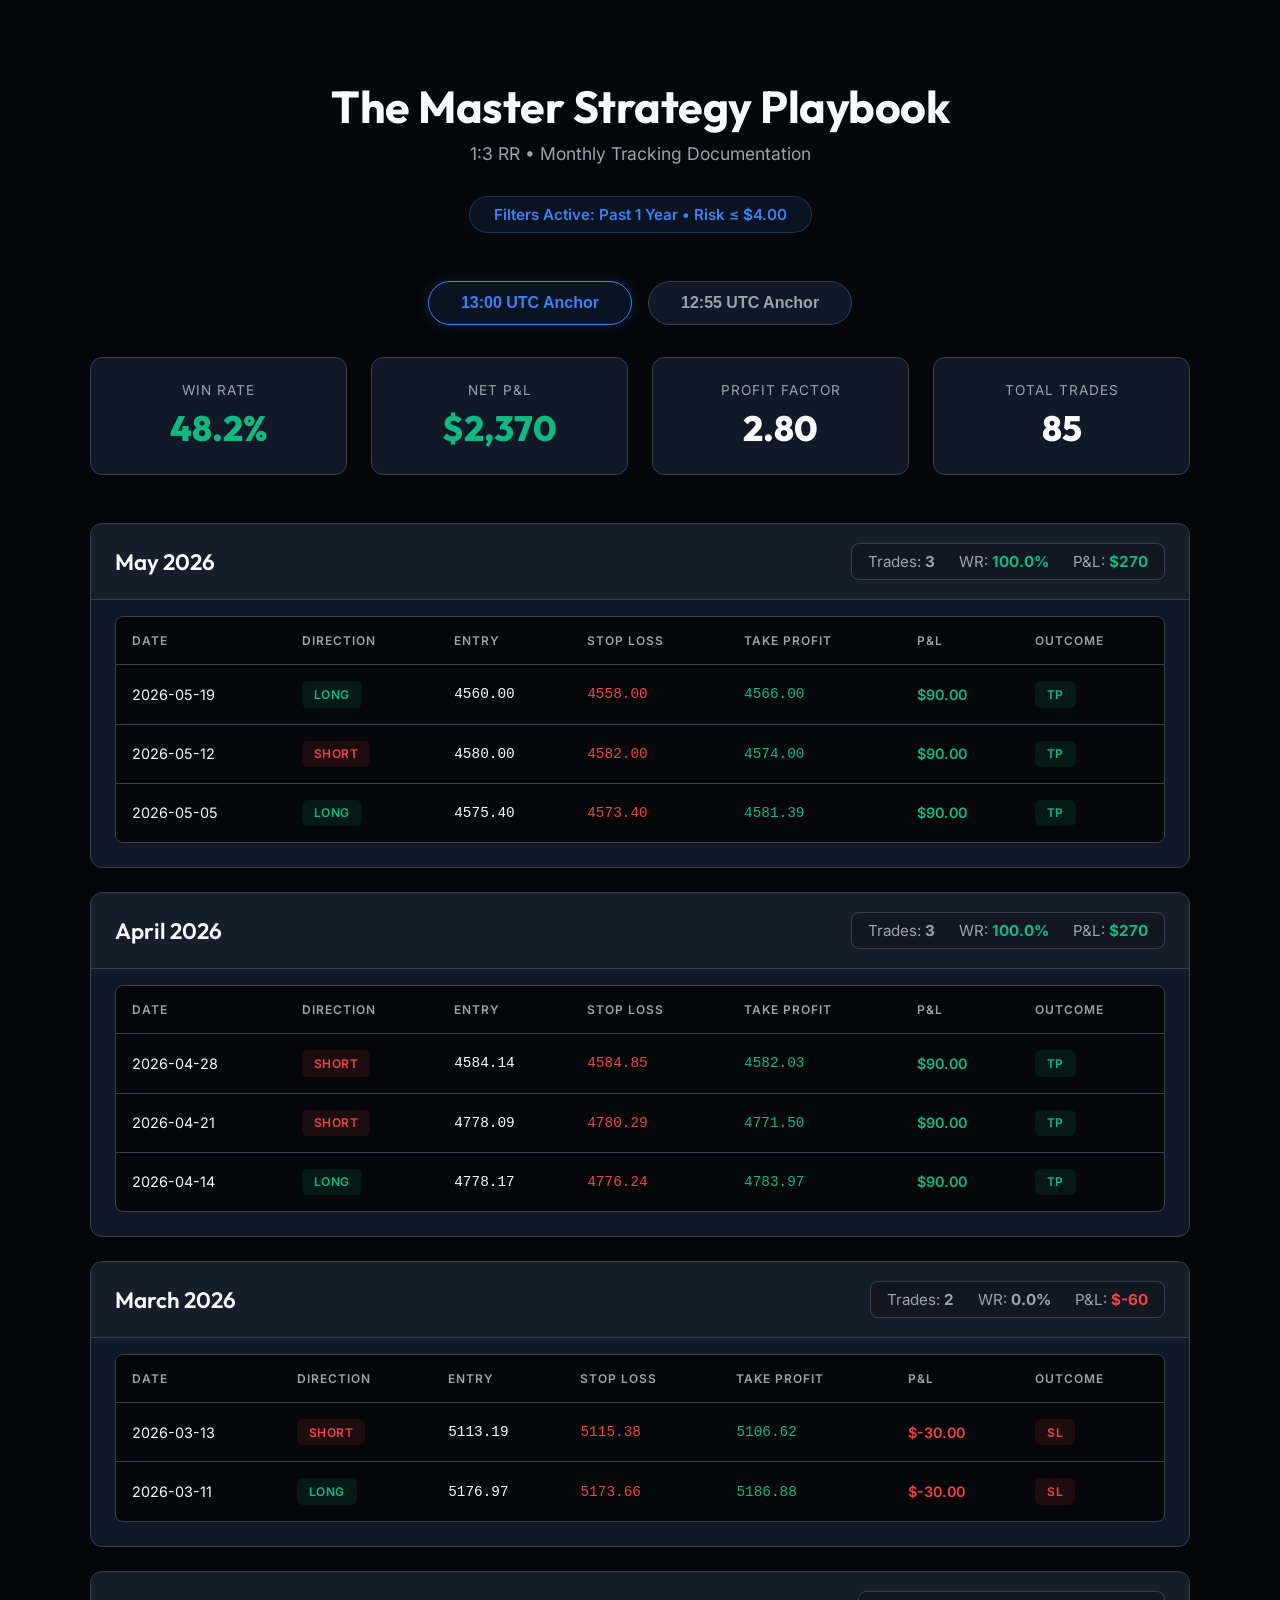
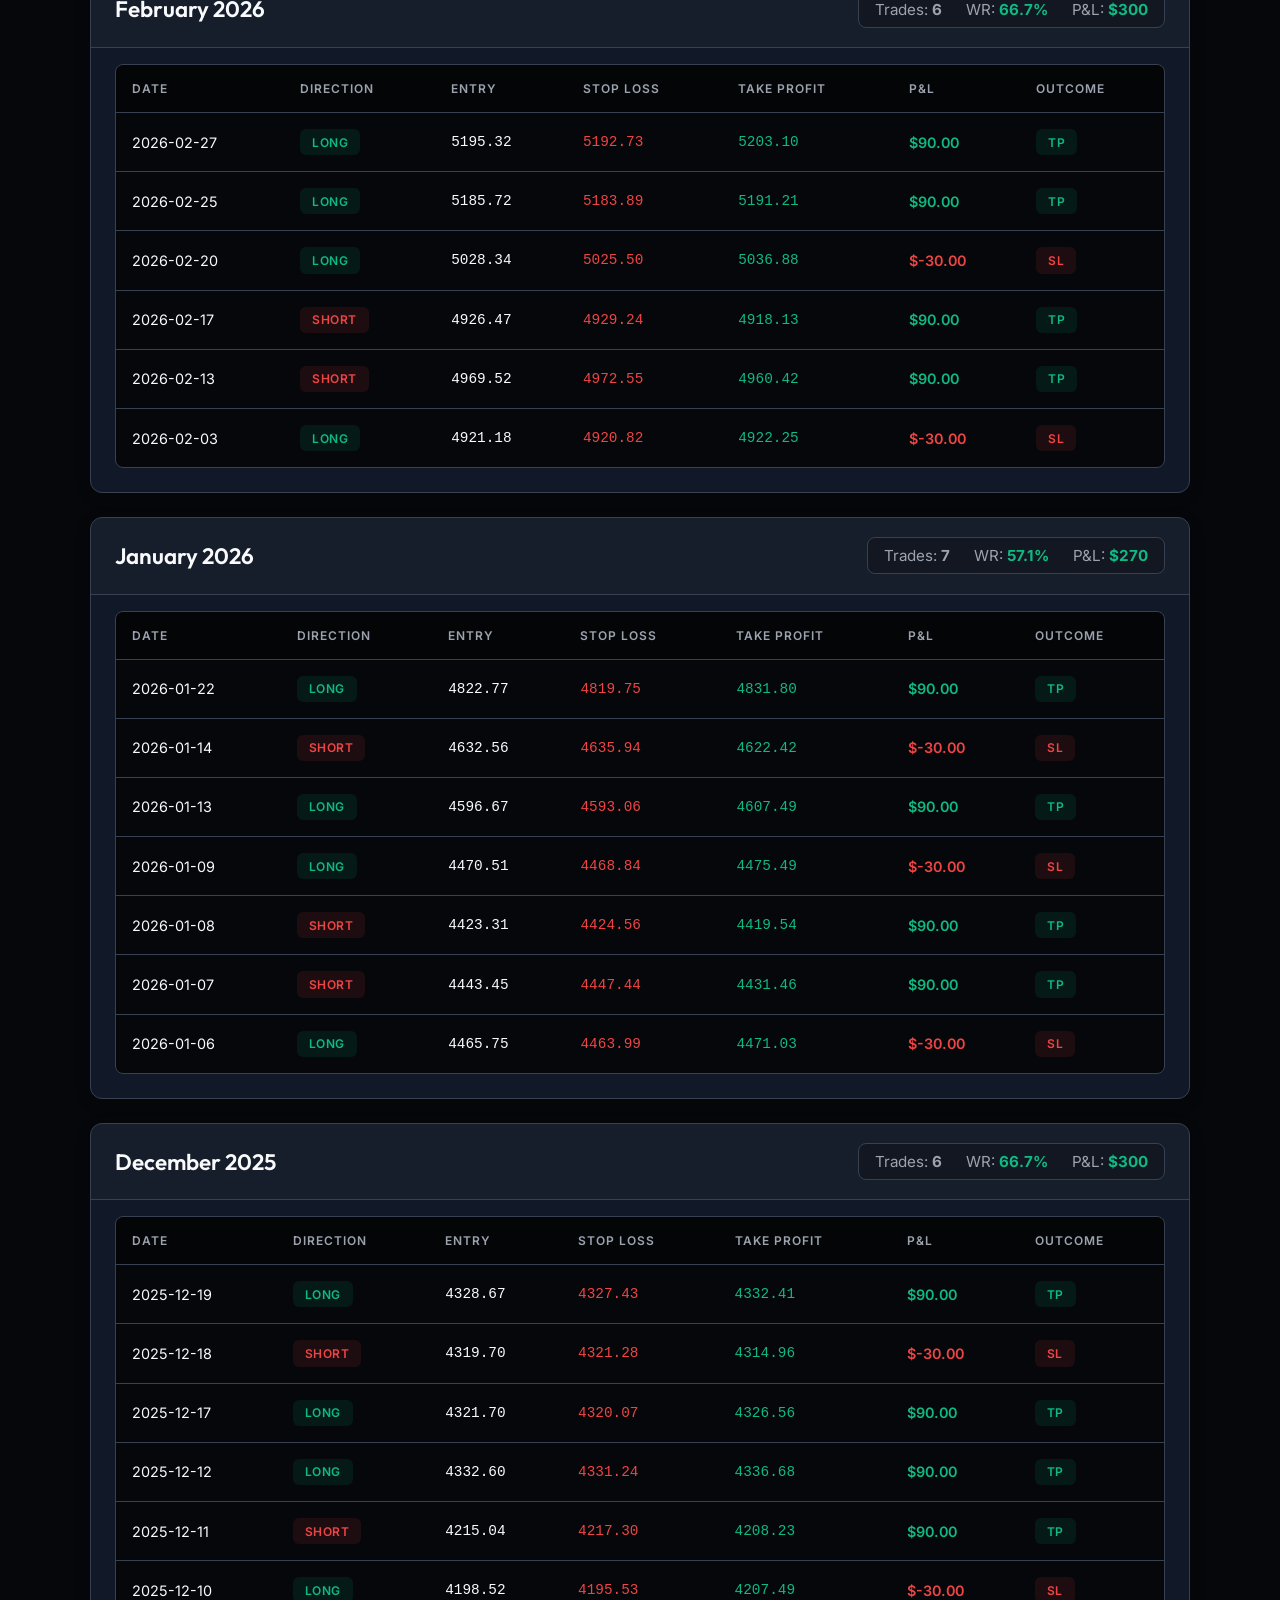
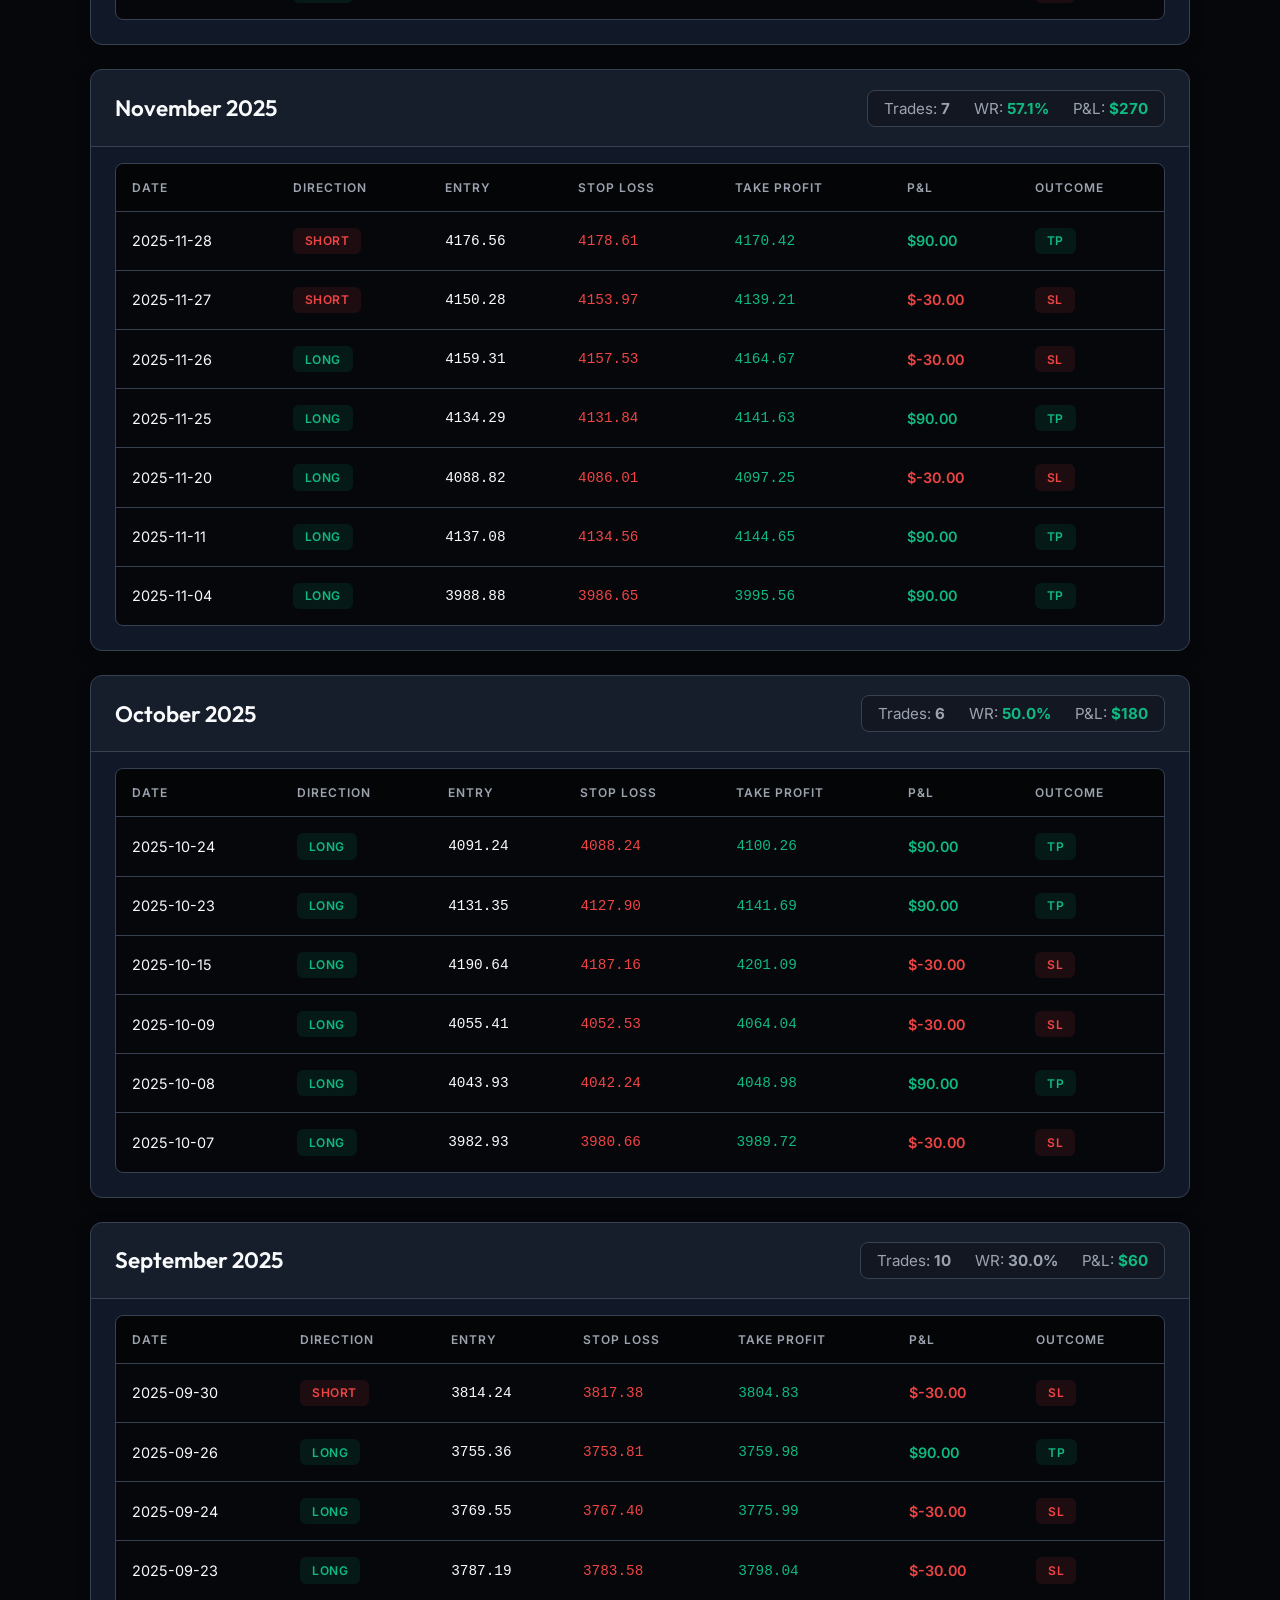
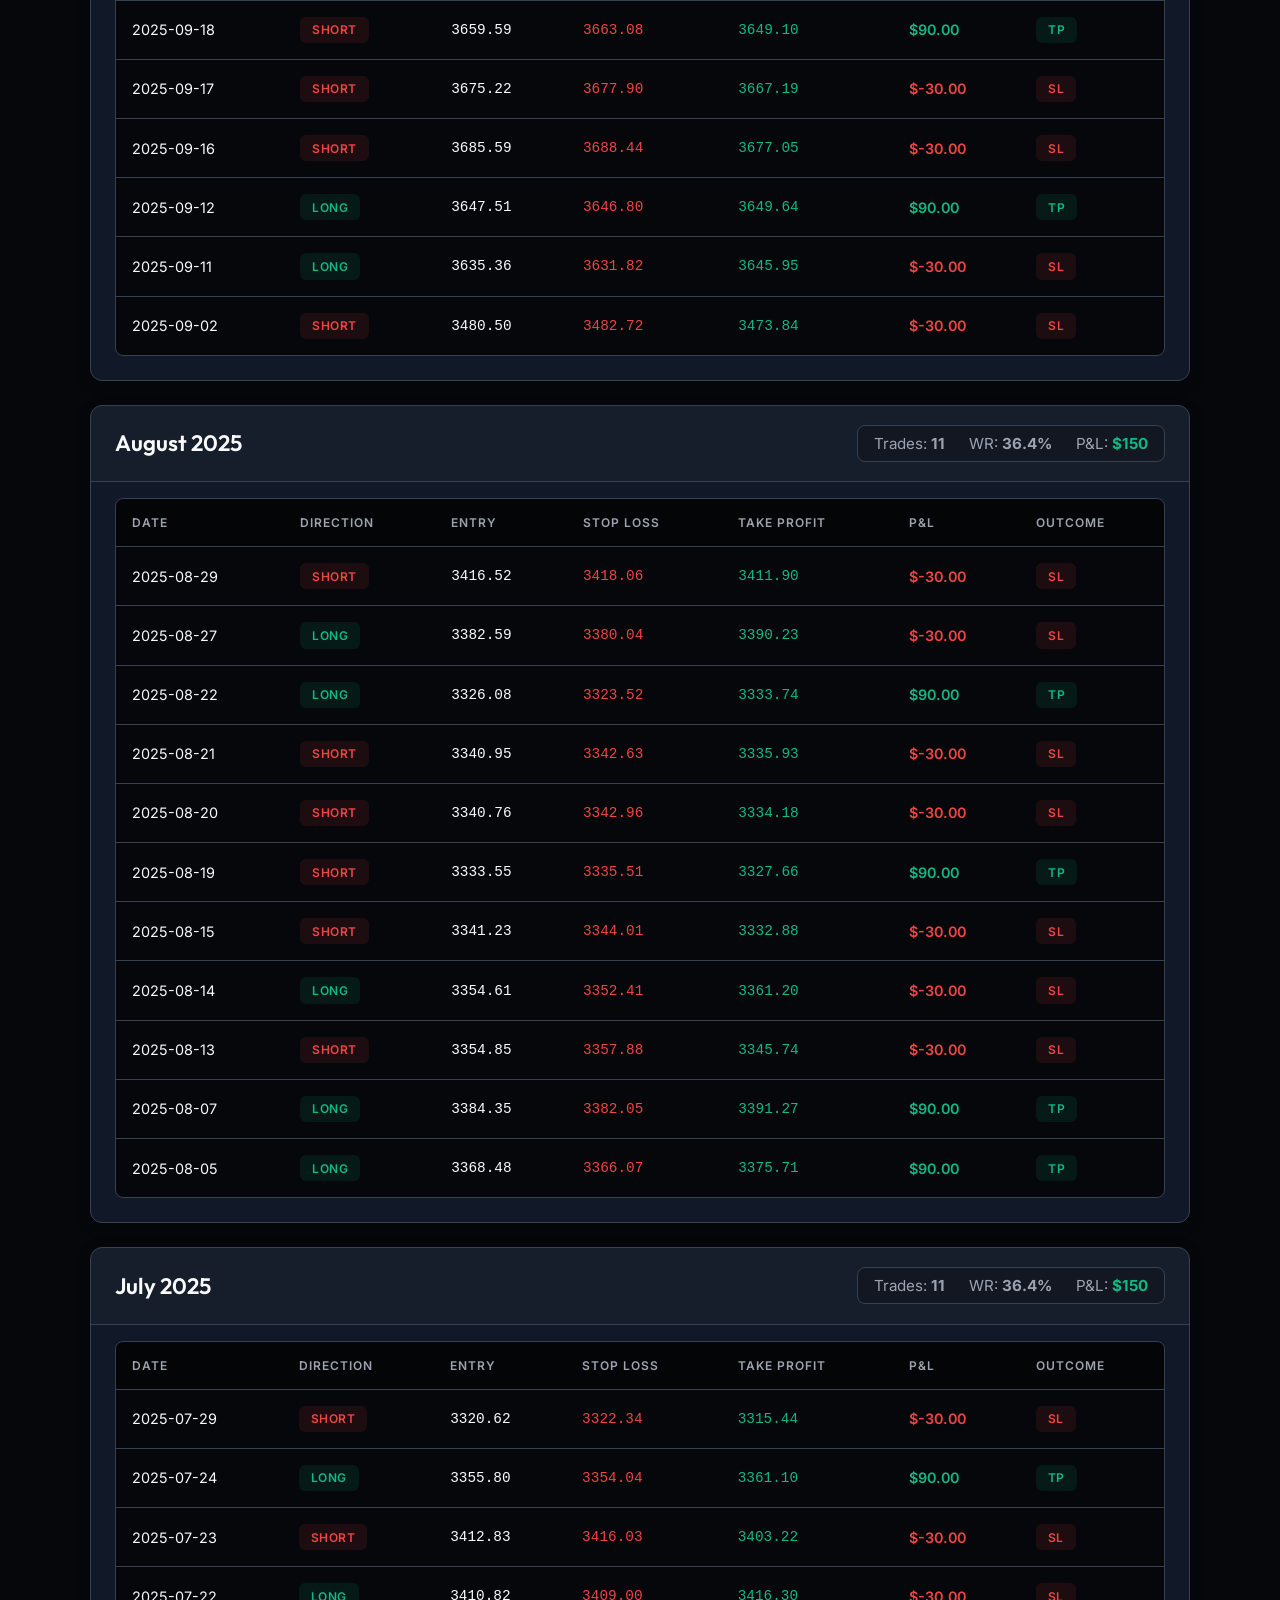
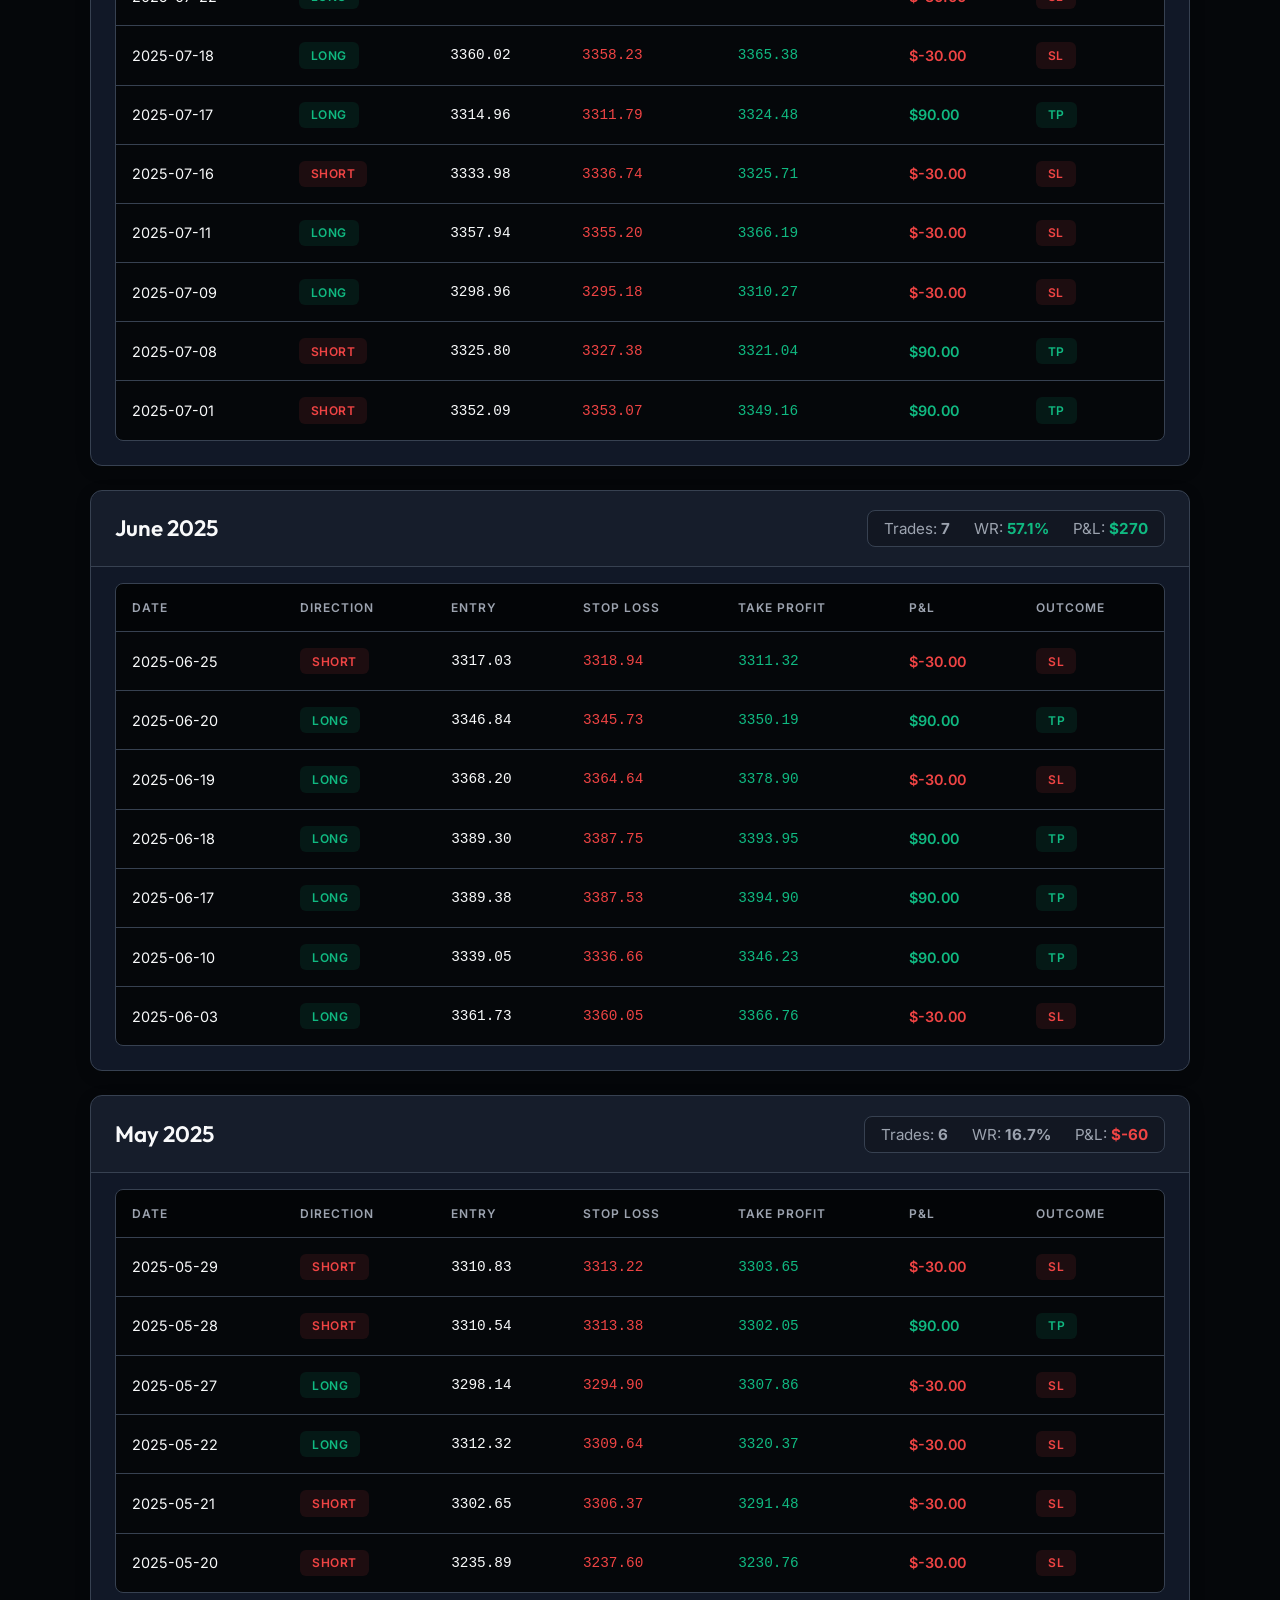
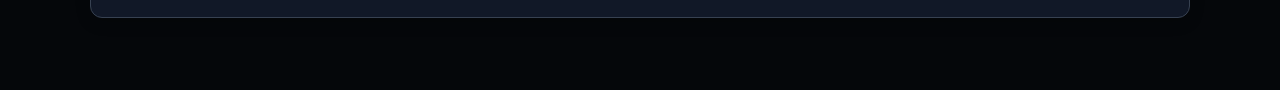
<file: master_strategy_log.html>
<!DOCTYPE html>
<html lang="en">
<head>
    <meta charset="UTF-8">
    <meta name="viewport" content="width=device-width, initial-scale=1.0">
    <title>Master Strategy Log (Monthly Split)</title>
    <link href="https://fonts.googleapis.com/css2?family=Inter:wght@400;600&family=Outfit:wght@600;800&display=swap" rel="stylesheet">
    <style>
        :root {
            --bg: #05070a; --surface: #111827; --surface-hover: #1f2937; --primary: #3b82f6;
            --text: #f9fafb; --text-muted: #9ca3af; --success: #10b981; --danger: #ef4444;
            --border: #374151;
        }
        body { font-family: 'Inter', sans-serif; background: var(--bg); color: var(--text); padding: 3rem 2rem; margin: 0; }
        .container { max-width: 1100px; margin: 0 auto; }
        h1 { font-family: 'Outfit', sans-serif; font-size: 2.8rem; text-align: center; margin-bottom: 0.5rem; letter-spacing: -0.5px; }
        .subtitle { color: var(--text-muted); font-size: 1.1rem; text-align: center; margin-bottom: 2rem; }
        
        .filter-badge {
            display: block; width: fit-content; margin: 0 auto 3rem;
            background: rgba(59, 130, 246, 0.1); color: var(--primary);
            border: 1px solid rgba(59, 130, 246, 0.3); padding: 0.5rem 1.5rem;
            border-radius: 20px; font-size: 0.95rem; font-weight: 600;
        }
        
        .tabs { display: flex; justify-content: center; gap: 1rem; margin-bottom: 2rem; }
        .tab-btn {
            background: var(--surface); color: var(--text-muted); border: 1px solid var(--border);
            padding: 0.75rem 2rem; border-radius: 30px; cursor: pointer; font-size: 1rem; font-weight: 600;
            transition: all 0.3s ease;
        }
        .tab-btn.active {
            background: rgba(59, 130, 246, 0.1); border-color: var(--primary); color: var(--primary);
            box-shadow: 0 0 15px rgba(59, 130, 246, 0.2);
        }
        .tab-btn:hover:not(.active) { background: var(--surface-hover); color: var(--text); }
        
        .tab-content { display: none; animation: fadeIn 0.4s ease; }
        .tab-content.active { display: block; }
        @keyframes fadeIn { from { opacity: 0; transform: translateY(10px); } to { opacity: 1; transform: translateY(0); } }
        
        .summary-grid { display: grid; grid-template-columns: repeat(4, 1fr); gap: 1.5rem; margin-bottom: 3rem; }
        .stat-card { background: var(--surface); border: 1px solid var(--border); padding: 1.5rem; border-radius: 12px; text-align: center; box-shadow: 0 4px 6px rgba(0,0,0,0.3); }
        .stat-label { color: var(--text-muted); font-size: 0.85rem; text-transform: uppercase; letter-spacing: 1px; margin-bottom: 0.5rem; display: block; }
        .stat-val { font-family: 'Outfit', sans-serif; font-size: 2.2rem; font-weight: 800; }
        
        /* Accordion Styles */
        .month-accordion {
            background: var(--surface);
            border: 1px solid var(--border);
            border-radius: 12px;
            margin-bottom: 1.5rem;
            overflow: hidden;
            box-shadow: 0 4px 15px rgba(0,0,0,0.2);
            transition: all 0.3s ease;
        }
        .month-accordion:hover { border-color: var(--primary); }
        .month-header {
            padding: 1.2rem 1.5rem;
            cursor: pointer;
            display: flex;
            justify-content: space-between;
            align-items: center;
            background: rgba(255,255,255,0.02);
            list-style: none; /* Hide default arrow */
        }
        .month-header::-webkit-details-marker { display: none; } /* Hide for Safari */
        
        .month-title {
            font-family: 'Outfit', sans-serif;
            font-size: 1.4rem;
            font-weight: 600;
            color: var(--text);
        }
        
        .month-stats-mini {
            display: flex;
            gap: 1.5rem;
            font-size: 0.95rem;
            color: var(--text-muted);
            background: rgba(0,0,0,0.2);
            padding: 0.5rem 1rem;
            border-radius: 8px;
            border: 1px solid var(--border);
        }
        
        .month-content {
            padding: 0 1.5rem 1.5rem 1.5rem;
            border-top: 1px solid var(--border);
        }
        
        .table-container {
            margin-top: 1rem;
            background: var(--bg);
            border-radius: 8px;
            border: 1px solid var(--border);
            overflow-x: auto;
        }
        table { width: 100%; border-collapse: collapse; }
        th, td { padding: 1rem; text-align: left; border-bottom: 1px solid var(--border); font-size: 0.9rem; }
        th { color: var(--text-muted); font-size: 0.75rem; text-transform: uppercase; letter-spacing: 1px; background: rgba(0,0,0,0.3); font-weight: 600; }
        tr:last-child td { border-bottom: none; }
        tr:hover td { background: rgba(255,255,255,0.03); }
        
        .badge { padding: 0.35rem 0.75rem; border-radius: 6px; font-size: 0.75rem; font-weight: 600; letter-spacing: 0.5px; display: inline-block; }
        .badge.success { background: rgba(16, 185, 129, 0.1); color: var(--success); }
        .badge.danger { background: rgba(239, 68, 68, 0.1); color: var(--danger); }
        .bold { font-weight: 600; }
        .success { color: var(--success); }
        .danger { color: var(--danger); }
    </style>
</head>
<body>

<div class="container">
    <h1>The Master Strategy Playbook</h1>
    <div class="subtitle">1:3 RR • Monthly Tracking Documentation</div>
    <div class="filter-badge">Filters Active: Past 1 Year • Risk ≤ $4.00</div>

    <div class="tabs">
        <button class="tab-btn active" onclick="showTab('tab-1300')">13:00 UTC Anchor</button>
        <button class="tab-btn" onclick="showTab('tab-1255')">12:55 UTC Anchor</button>
    </div>

    <!-- 13:00 TAB -->
    <div id="tab-1300" class="tab-content active">
        <div class="summary-grid">
            <div class="stat-card">
                <span class="stat-label">Win Rate</span>
                <span class="stat-val" style="color: var(--success);">48.2%</span>
            </div>
            <div class="stat-card">
                <span class="stat-label">Net P&L</span>
                <span class="stat-val success">$2,370</span>
            </div>
            <div class="stat-card">
                <span class="stat-label">Profit Factor</span>
                <span class="stat-val">2.80</span>
            </div>
            <div class="stat-card">
                <span class="stat-label">Total Trades</span>
                <span class="stat-val">85</span>
            </div>
        </div>
        
        <div class="monthly-breakdown">
            
            <details class="month-accordion" open>
                <summary class="month-header">
                    <div class="month-title">May 2026</div>
                    <div class="month-stats-mini">
                        <span>Trades: <strong>3</strong></span>
                        <span>WR: <strong style="color: var(--success);">100.0%</strong></span>
                        <span>P&L: <strong class="success">$270</strong></span>
                    </div>
                </summary>
                <div class="month-content">
                    <div class="table-container">
                        <table>
                            <thead>
                                <tr>
                                    <th>Date</th>
                                    <th>Direction</th>
                                    <th>Entry</th>
                                    <th>Stop Loss</th>
                                    <th>Take Profit</th>
                                    <th>P&L</th>
                                    <th>Outcome</th>
                                </tr>
                            </thead>
                            <tbody>
                                
                <tr>
                    <td>2026-05-19</td>
                    <td><span class='badge success'>LONG</span></td>
                    <td style="font-family: monospace;">4560.00</td>
                    <td style="font-family: monospace; color: var(--danger);">4558.00</td>
                    <td style="font-family: monospace; color: var(--success);">4566.00</td>
                    <td class="bold success">$90.00</td>
                    <td><span class='badge success'>TP</span></td>
                </tr>
                
                <tr>
                    <td>2026-05-12</td>
                    <td><span class='badge danger'>SHORT</span></td>
                    <td style="font-family: monospace;">4580.00</td>
                    <td style="font-family: monospace; color: var(--danger);">4582.00</td>
                    <td style="font-family: monospace; color: var(--success);">4574.00</td>
                    <td class="bold success">$90.00</td>
                    <td><span class='badge success'>TP</span></td>
                </tr>
                
                <tr>
                    <td>2026-05-05</td>
                    <td><span class='badge success'>LONG</span></td>
                    <td style="font-family: monospace;">4575.40</td>
                    <td style="font-family: monospace; color: var(--danger);">4573.40</td>
                    <td style="font-family: monospace; color: var(--success);">4581.39</td>
                    <td class="bold success">$90.00</td>
                    <td><span class='badge success'>TP</span></td>
                </tr>
                
                            </tbody>
                        </table>
                    </div>
                </div>
            </details>
            
            <details class="month-accordion" open>
                <summary class="month-header">
                    <div class="month-title">April 2026</div>
                    <div class="month-stats-mini">
                        <span>Trades: <strong>3</strong></span>
                        <span>WR: <strong style="color: var(--success);">100.0%</strong></span>
                        <span>P&L: <strong class="success">$270</strong></span>
                    </div>
                </summary>
                <div class="month-content">
                    <div class="table-container">
                        <table>
                            <thead>
                                <tr>
                                    <th>Date</th>
                                    <th>Direction</th>
                                    <th>Entry</th>
                                    <th>Stop Loss</th>
                                    <th>Take Profit</th>
                                    <th>P&L</th>
                                    <th>Outcome</th>
                                </tr>
                            </thead>
                            <tbody>
                                
                <tr>
                    <td>2026-04-28</td>
                    <td><span class='badge danger'>SHORT</span></td>
                    <td style="font-family: monospace;">4584.14</td>
                    <td style="font-family: monospace; color: var(--danger);">4584.85</td>
                    <td style="font-family: monospace; color: var(--success);">4582.03</td>
                    <td class="bold success">$90.00</td>
                    <td><span class='badge success'>TP</span></td>
                </tr>
                
                <tr>
                    <td>2026-04-21</td>
                    <td><span class='badge danger'>SHORT</span></td>
                    <td style="font-family: monospace;">4778.09</td>
                    <td style="font-family: monospace; color: var(--danger);">4780.29</td>
                    <td style="font-family: monospace; color: var(--success);">4771.50</td>
                    <td class="bold success">$90.00</td>
                    <td><span class='badge success'>TP</span></td>
                </tr>
                
                <tr>
                    <td>2026-04-14</td>
                    <td><span class='badge success'>LONG</span></td>
                    <td style="font-family: monospace;">4778.17</td>
                    <td style="font-family: monospace; color: var(--danger);">4776.24</td>
                    <td style="font-family: monospace; color: var(--success);">4783.97</td>
                    <td class="bold success">$90.00</td>
                    <td><span class='badge success'>TP</span></td>
                </tr>
                
                            </tbody>
                        </table>
                    </div>
                </div>
            </details>
            
            <details class="month-accordion" open>
                <summary class="month-header">
                    <div class="month-title">March 2026</div>
                    <div class="month-stats-mini">
                        <span>Trades: <strong>2</strong></span>
                        <span>WR: <strong style="color: inherit;">0.0%</strong></span>
                        <span>P&L: <strong class="danger">$-60</strong></span>
                    </div>
                </summary>
                <div class="month-content">
                    <div class="table-container">
                        <table>
                            <thead>
                                <tr>
                                    <th>Date</th>
                                    <th>Direction</th>
                                    <th>Entry</th>
                                    <th>Stop Loss</th>
                                    <th>Take Profit</th>
                                    <th>P&L</th>
                                    <th>Outcome</th>
                                </tr>
                            </thead>
                            <tbody>
                                
                <tr>
                    <td>2026-03-13</td>
                    <td><span class='badge danger'>SHORT</span></td>
                    <td style="font-family: monospace;">5113.19</td>
                    <td style="font-family: monospace; color: var(--danger);">5115.38</td>
                    <td style="font-family: monospace; color: var(--success);">5106.62</td>
                    <td class="bold danger">$-30.00</td>
                    <td><span class='badge danger'>SL</span></td>
                </tr>
                
                <tr>
                    <td>2026-03-11</td>
                    <td><span class='badge success'>LONG</span></td>
                    <td style="font-family: monospace;">5176.97</td>
                    <td style="font-family: monospace; color: var(--danger);">5173.66</td>
                    <td style="font-family: monospace; color: var(--success);">5186.88</td>
                    <td class="bold danger">$-30.00</td>
                    <td><span class='badge danger'>SL</span></td>
                </tr>
                
                            </tbody>
                        </table>
                    </div>
                </div>
            </details>
            
            <details class="month-accordion" open>
                <summary class="month-header">
                    <div class="month-title">February 2026</div>
                    <div class="month-stats-mini">
                        <span>Trades: <strong>6</strong></span>
                        <span>WR: <strong style="color: var(--success);">66.7%</strong></span>
                        <span>P&L: <strong class="success">$300</strong></span>
                    </div>
                </summary>
                <div class="month-content">
                    <div class="table-container">
                        <table>
                            <thead>
                                <tr>
                                    <th>Date</th>
                                    <th>Direction</th>
                                    <th>Entry</th>
                                    <th>Stop Loss</th>
                                    <th>Take Profit</th>
                                    <th>P&L</th>
                                    <th>Outcome</th>
                                </tr>
                            </thead>
                            <tbody>
                                
                <tr>
                    <td>2026-02-27</td>
                    <td><span class='badge success'>LONG</span></td>
                    <td style="font-family: monospace;">5195.32</td>
                    <td style="font-family: monospace; color: var(--danger);">5192.73</td>
                    <td style="font-family: monospace; color: var(--success);">5203.10</td>
                    <td class="bold success">$90.00</td>
                    <td><span class='badge success'>TP</span></td>
                </tr>
                
                <tr>
                    <td>2026-02-25</td>
                    <td><span class='badge success'>LONG</span></td>
                    <td style="font-family: monospace;">5185.72</td>
                    <td style="font-family: monospace; color: var(--danger);">5183.89</td>
                    <td style="font-family: monospace; color: var(--success);">5191.21</td>
                    <td class="bold success">$90.00</td>
                    <td><span class='badge success'>TP</span></td>
                </tr>
                
                <tr>
                    <td>2026-02-20</td>
                    <td><span class='badge success'>LONG</span></td>
                    <td style="font-family: monospace;">5028.34</td>
                    <td style="font-family: monospace; color: var(--danger);">5025.50</td>
                    <td style="font-family: monospace; color: var(--success);">5036.88</td>
                    <td class="bold danger">$-30.00</td>
                    <td><span class='badge danger'>SL</span></td>
                </tr>
                
                <tr>
                    <td>2026-02-17</td>
                    <td><span class='badge danger'>SHORT</span></td>
                    <td style="font-family: monospace;">4926.47</td>
                    <td style="font-family: monospace; color: var(--danger);">4929.24</td>
                    <td style="font-family: monospace; color: var(--success);">4918.13</td>
                    <td class="bold success">$90.00</td>
                    <td><span class='badge success'>TP</span></td>
                </tr>
                
                <tr>
                    <td>2026-02-13</td>
                    <td><span class='badge danger'>SHORT</span></td>
                    <td style="font-family: monospace;">4969.52</td>
                    <td style="font-family: monospace; color: var(--danger);">4972.55</td>
                    <td style="font-family: monospace; color: var(--success);">4960.42</td>
                    <td class="bold success">$90.00</td>
                    <td><span class='badge success'>TP</span></td>
                </tr>
                
                <tr>
                    <td>2026-02-03</td>
                    <td><span class='badge success'>LONG</span></td>
                    <td style="font-family: monospace;">4921.18</td>
                    <td style="font-family: monospace; color: var(--danger);">4920.82</td>
                    <td style="font-family: monospace; color: var(--success);">4922.25</td>
                    <td class="bold danger">$-30.00</td>
                    <td><span class='badge danger'>SL</span></td>
                </tr>
                
                            </tbody>
                        </table>
                    </div>
                </div>
            </details>
            
            <details class="month-accordion" open>
                <summary class="month-header">
                    <div class="month-title">January 2026</div>
                    <div class="month-stats-mini">
                        <span>Trades: <strong>7</strong></span>
                        <span>WR: <strong style="color: var(--success);">57.1%</strong></span>
                        <span>P&L: <strong class="success">$270</strong></span>
                    </div>
                </summary>
                <div class="month-content">
                    <div class="table-container">
                        <table>
                            <thead>
                                <tr>
                                    <th>Date</th>
                                    <th>Direction</th>
                                    <th>Entry</th>
                                    <th>Stop Loss</th>
                                    <th>Take Profit</th>
                                    <th>P&L</th>
                                    <th>Outcome</th>
                                </tr>
                            </thead>
                            <tbody>
                                
                <tr>
                    <td>2026-01-22</td>
                    <td><span class='badge success'>LONG</span></td>
                    <td style="font-family: monospace;">4822.77</td>
                    <td style="font-family: monospace; color: var(--danger);">4819.75</td>
                    <td style="font-family: monospace; color: var(--success);">4831.80</td>
                    <td class="bold success">$90.00</td>
                    <td><span class='badge success'>TP</span></td>
                </tr>
                
                <tr>
                    <td>2026-01-14</td>
                    <td><span class='badge danger'>SHORT</span></td>
                    <td style="font-family: monospace;">4632.56</td>
                    <td style="font-family: monospace; color: var(--danger);">4635.94</td>
                    <td style="font-family: monospace; color: var(--success);">4622.42</td>
                    <td class="bold danger">$-30.00</td>
                    <td><span class='badge danger'>SL</span></td>
                </tr>
                
                <tr>
                    <td>2026-01-13</td>
                    <td><span class='badge success'>LONG</span></td>
                    <td style="font-family: monospace;">4596.67</td>
                    <td style="font-family: monospace; color: var(--danger);">4593.06</td>
                    <td style="font-family: monospace; color: var(--success);">4607.49</td>
                    <td class="bold success">$90.00</td>
                    <td><span class='badge success'>TP</span></td>
                </tr>
                
                <tr>
                    <td>2026-01-09</td>
                    <td><span class='badge success'>LONG</span></td>
                    <td style="font-family: monospace;">4470.51</td>
                    <td style="font-family: monospace; color: var(--danger);">4468.84</td>
                    <td style="font-family: monospace; color: var(--success);">4475.49</td>
                    <td class="bold danger">$-30.00</td>
                    <td><span class='badge danger'>SL</span></td>
                </tr>
                
                <tr>
                    <td>2026-01-08</td>
                    <td><span class='badge danger'>SHORT</span></td>
                    <td style="font-family: monospace;">4423.31</td>
                    <td style="font-family: monospace; color: var(--danger);">4424.56</td>
                    <td style="font-family: monospace; color: var(--success);">4419.54</td>
                    <td class="bold success">$90.00</td>
                    <td><span class='badge success'>TP</span></td>
                </tr>
                
                <tr>
                    <td>2026-01-07</td>
                    <td><span class='badge danger'>SHORT</span></td>
                    <td style="font-family: monospace;">4443.45</td>
                    <td style="font-family: monospace; color: var(--danger);">4447.44</td>
                    <td style="font-family: monospace; color: var(--success);">4431.46</td>
                    <td class="bold success">$90.00</td>
                    <td><span class='badge success'>TP</span></td>
                </tr>
                
                <tr>
                    <td>2026-01-06</td>
                    <td><span class='badge success'>LONG</span></td>
                    <td style="font-family: monospace;">4465.75</td>
                    <td style="font-family: monospace; color: var(--danger);">4463.99</td>
                    <td style="font-family: monospace; color: var(--success);">4471.03</td>
                    <td class="bold danger">$-30.00</td>
                    <td><span class='badge danger'>SL</span></td>
                </tr>
                
                            </tbody>
                        </table>
                    </div>
                </div>
            </details>
            
            <details class="month-accordion" open>
                <summary class="month-header">
                    <div class="month-title">December 2025</div>
                    <div class="month-stats-mini">
                        <span>Trades: <strong>6</strong></span>
                        <span>WR: <strong style="color: var(--success);">66.7%</strong></span>
                        <span>P&L: <strong class="success">$300</strong></span>
                    </div>
                </summary>
                <div class="month-content">
                    <div class="table-container">
                        <table>
                            <thead>
                                <tr>
                                    <th>Date</th>
                                    <th>Direction</th>
                                    <th>Entry</th>
                                    <th>Stop Loss</th>
                                    <th>Take Profit</th>
                                    <th>P&L</th>
                                    <th>Outcome</th>
                                </tr>
                            </thead>
                            <tbody>
                                
                <tr>
                    <td>2025-12-19</td>
                    <td><span class='badge success'>LONG</span></td>
                    <td style="font-family: monospace;">4328.67</td>
                    <td style="font-family: monospace; color: var(--danger);">4327.43</td>
                    <td style="font-family: monospace; color: var(--success);">4332.41</td>
                    <td class="bold success">$90.00</td>
                    <td><span class='badge success'>TP</span></td>
                </tr>
                
                <tr>
                    <td>2025-12-18</td>
                    <td><span class='badge danger'>SHORT</span></td>
                    <td style="font-family: monospace;">4319.70</td>
                    <td style="font-family: monospace; color: var(--danger);">4321.28</td>
                    <td style="font-family: monospace; color: var(--success);">4314.96</td>
                    <td class="bold danger">$-30.00</td>
                    <td><span class='badge danger'>SL</span></td>
                </tr>
                
                <tr>
                    <td>2025-12-17</td>
                    <td><span class='badge success'>LONG</span></td>
                    <td style="font-family: monospace;">4321.70</td>
                    <td style="font-family: monospace; color: var(--danger);">4320.07</td>
                    <td style="font-family: monospace; color: var(--success);">4326.56</td>
                    <td class="bold success">$90.00</td>
                    <td><span class='badge success'>TP</span></td>
                </tr>
                
                <tr>
                    <td>2025-12-12</td>
                    <td><span class='badge success'>LONG</span></td>
                    <td style="font-family: monospace;">4332.60</td>
                    <td style="font-family: monospace; color: var(--danger);">4331.24</td>
                    <td style="font-family: monospace; color: var(--success);">4336.68</td>
                    <td class="bold success">$90.00</td>
                    <td><span class='badge success'>TP</span></td>
                </tr>
                
                <tr>
                    <td>2025-12-11</td>
                    <td><span class='badge danger'>SHORT</span></td>
                    <td style="font-family: monospace;">4215.04</td>
                    <td style="font-family: monospace; color: var(--danger);">4217.30</td>
                    <td style="font-family: monospace; color: var(--success);">4208.23</td>
                    <td class="bold success">$90.00</td>
                    <td><span class='badge success'>TP</span></td>
                </tr>
                
                <tr>
                    <td>2025-12-10</td>
                    <td><span class='badge success'>LONG</span></td>
                    <td style="font-family: monospace;">4198.52</td>
                    <td style="font-family: monospace; color: var(--danger);">4195.53</td>
                    <td style="font-family: monospace; color: var(--success);">4207.49</td>
                    <td class="bold danger">$-30.00</td>
                    <td><span class='badge danger'>SL</span></td>
                </tr>
                
                            </tbody>
                        </table>
                    </div>
                </div>
            </details>
            
            <details class="month-accordion" open>
                <summary class="month-header">
                    <div class="month-title">November 2025</div>
                    <div class="month-stats-mini">
                        <span>Trades: <strong>7</strong></span>
                        <span>WR: <strong style="color: var(--success);">57.1%</strong></span>
                        <span>P&L: <strong class="success">$270</strong></span>
                    </div>
                </summary>
                <div class="month-content">
                    <div class="table-container">
                        <table>
                            <thead>
                                <tr>
                                    <th>Date</th>
                                    <th>Direction</th>
                                    <th>Entry</th>
                                    <th>Stop Loss</th>
                                    <th>Take Profit</th>
                                    <th>P&L</th>
                                    <th>Outcome</th>
                                </tr>
                            </thead>
                            <tbody>
                                
                <tr>
                    <td>2025-11-28</td>
                    <td><span class='badge danger'>SHORT</span></td>
                    <td style="font-family: monospace;">4176.56</td>
                    <td style="font-family: monospace; color: var(--danger);">4178.61</td>
                    <td style="font-family: monospace; color: var(--success);">4170.42</td>
                    <td class="bold success">$90.00</td>
                    <td><span class='badge success'>TP</span></td>
                </tr>
                
                <tr>
                    <td>2025-11-27</td>
                    <td><span class='badge danger'>SHORT</span></td>
                    <td style="font-family: monospace;">4150.28</td>
                    <td style="font-family: monospace; color: var(--danger);">4153.97</td>
                    <td style="font-family: monospace; color: var(--success);">4139.21</td>
                    <td class="bold danger">$-30.00</td>
                    <td><span class='badge danger'>SL</span></td>
                </tr>
                
                <tr>
                    <td>2025-11-26</td>
                    <td><span class='badge success'>LONG</span></td>
                    <td style="font-family: monospace;">4159.31</td>
                    <td style="font-family: monospace; color: var(--danger);">4157.53</td>
                    <td style="font-family: monospace; color: var(--success);">4164.67</td>
                    <td class="bold danger">$-30.00</td>
                    <td><span class='badge danger'>SL</span></td>
                </tr>
                
                <tr>
                    <td>2025-11-25</td>
                    <td><span class='badge success'>LONG</span></td>
                    <td style="font-family: monospace;">4134.29</td>
                    <td style="font-family: monospace; color: var(--danger);">4131.84</td>
                    <td style="font-family: monospace; color: var(--success);">4141.63</td>
                    <td class="bold success">$90.00</td>
                    <td><span class='badge success'>TP</span></td>
                </tr>
                
                <tr>
                    <td>2025-11-20</td>
                    <td><span class='badge success'>LONG</span></td>
                    <td style="font-family: monospace;">4088.82</td>
                    <td style="font-family: monospace; color: var(--danger);">4086.01</td>
                    <td style="font-family: monospace; color: var(--success);">4097.25</td>
                    <td class="bold danger">$-30.00</td>
                    <td><span class='badge danger'>SL</span></td>
                </tr>
                
                <tr>
                    <td>2025-11-11</td>
                    <td><span class='badge success'>LONG</span></td>
                    <td style="font-family: monospace;">4137.08</td>
                    <td style="font-family: monospace; color: var(--danger);">4134.56</td>
                    <td style="font-family: monospace; color: var(--success);">4144.65</td>
                    <td class="bold success">$90.00</td>
                    <td><span class='badge success'>TP</span></td>
                </tr>
                
                <tr>
                    <td>2025-11-04</td>
                    <td><span class='badge success'>LONG</span></td>
                    <td style="font-family: monospace;">3988.88</td>
                    <td style="font-family: monospace; color: var(--danger);">3986.65</td>
                    <td style="font-family: monospace; color: var(--success);">3995.56</td>
                    <td class="bold success">$90.00</td>
                    <td><span class='badge success'>TP</span></td>
                </tr>
                
                            </tbody>
                        </table>
                    </div>
                </div>
            </details>
            
            <details class="month-accordion" open>
                <summary class="month-header">
                    <div class="month-title">October 2025</div>
                    <div class="month-stats-mini">
                        <span>Trades: <strong>6</strong></span>
                        <span>WR: <strong style="color: var(--success);">50.0%</strong></span>
                        <span>P&L: <strong class="success">$180</strong></span>
                    </div>
                </summary>
                <div class="month-content">
                    <div class="table-container">
                        <table>
                            <thead>
                                <tr>
                                    <th>Date</th>
                                    <th>Direction</th>
                                    <th>Entry</th>
                                    <th>Stop Loss</th>
                                    <th>Take Profit</th>
                                    <th>P&L</th>
                                    <th>Outcome</th>
                                </tr>
                            </thead>
                            <tbody>
                                
                <tr>
                    <td>2025-10-24</td>
                    <td><span class='badge success'>LONG</span></td>
                    <td style="font-family: monospace;">4091.24</td>
                    <td style="font-family: monospace; color: var(--danger);">4088.24</td>
                    <td style="font-family: monospace; color: var(--success);">4100.26</td>
                    <td class="bold success">$90.00</td>
                    <td><span class='badge success'>TP</span></td>
                </tr>
                
                <tr>
                    <td>2025-10-23</td>
                    <td><span class='badge success'>LONG</span></td>
                    <td style="font-family: monospace;">4131.35</td>
                    <td style="font-family: monospace; color: var(--danger);">4127.90</td>
                    <td style="font-family: monospace; color: var(--success);">4141.69</td>
                    <td class="bold success">$90.00</td>
                    <td><span class='badge success'>TP</span></td>
                </tr>
                
                <tr>
                    <td>2025-10-15</td>
                    <td><span class='badge success'>LONG</span></td>
                    <td style="font-family: monospace;">4190.64</td>
                    <td style="font-family: monospace; color: var(--danger);">4187.16</td>
                    <td style="font-family: monospace; color: var(--success);">4201.09</td>
                    <td class="bold danger">$-30.00</td>
                    <td><span class='badge danger'>SL</span></td>
                </tr>
                
                <tr>
                    <td>2025-10-09</td>
                    <td><span class='badge success'>LONG</span></td>
                    <td style="font-family: monospace;">4055.41</td>
                    <td style="font-family: monospace; color: var(--danger);">4052.53</td>
                    <td style="font-family: monospace; color: var(--success);">4064.04</td>
                    <td class="bold danger">$-30.00</td>
                    <td><span class='badge danger'>SL</span></td>
                </tr>
                
                <tr>
                    <td>2025-10-08</td>
                    <td><span class='badge success'>LONG</span></td>
                    <td style="font-family: monospace;">4043.93</td>
                    <td style="font-family: monospace; color: var(--danger);">4042.24</td>
                    <td style="font-family: monospace; color: var(--success);">4048.98</td>
                    <td class="bold success">$90.00</td>
                    <td><span class='badge success'>TP</span></td>
                </tr>
                
                <tr>
                    <td>2025-10-07</td>
                    <td><span class='badge success'>LONG</span></td>
                    <td style="font-family: monospace;">3982.93</td>
                    <td style="font-family: monospace; color: var(--danger);">3980.66</td>
                    <td style="font-family: monospace; color: var(--success);">3989.72</td>
                    <td class="bold danger">$-30.00</td>
                    <td><span class='badge danger'>SL</span></td>
                </tr>
                
                            </tbody>
                        </table>
                    </div>
                </div>
            </details>
            
            <details class="month-accordion" open>
                <summary class="month-header">
                    <div class="month-title">September 2025</div>
                    <div class="month-stats-mini">
                        <span>Trades: <strong>10</strong></span>
                        <span>WR: <strong style="color: inherit;">30.0%</strong></span>
                        <span>P&L: <strong class="success">$60</strong></span>
                    </div>
                </summary>
                <div class="month-content">
                    <div class="table-container">
                        <table>
                            <thead>
                                <tr>
                                    <th>Date</th>
                                    <th>Direction</th>
                                    <th>Entry</th>
                                    <th>Stop Loss</th>
                                    <th>Take Profit</th>
                                    <th>P&L</th>
                                    <th>Outcome</th>
                                </tr>
                            </thead>
                            <tbody>
                                
                <tr>
                    <td>2025-09-30</td>
                    <td><span class='badge danger'>SHORT</span></td>
                    <td style="font-family: monospace;">3814.24</td>
                    <td style="font-family: monospace; color: var(--danger);">3817.38</td>
                    <td style="font-family: monospace; color: var(--success);">3804.83</td>
                    <td class="bold danger">$-30.00</td>
                    <td><span class='badge danger'>SL</span></td>
                </tr>
                
                <tr>
                    <td>2025-09-26</td>
                    <td><span class='badge success'>LONG</span></td>
                    <td style="font-family: monospace;">3755.36</td>
                    <td style="font-family: monospace; color: var(--danger);">3753.81</td>
                    <td style="font-family: monospace; color: var(--success);">3759.98</td>
                    <td class="bold success">$90.00</td>
                    <td><span class='badge success'>TP</span></td>
                </tr>
                
                <tr>
                    <td>2025-09-24</td>
                    <td><span class='badge success'>LONG</span></td>
                    <td style="font-family: monospace;">3769.55</td>
                    <td style="font-family: monospace; color: var(--danger);">3767.40</td>
                    <td style="font-family: monospace; color: var(--success);">3775.99</td>
                    <td class="bold danger">$-30.00</td>
                    <td><span class='badge danger'>SL</span></td>
                </tr>
                
                <tr>
                    <td>2025-09-23</td>
                    <td><span class='badge success'>LONG</span></td>
                    <td style="font-family: monospace;">3787.19</td>
                    <td style="font-family: monospace; color: var(--danger);">3783.58</td>
                    <td style="font-family: monospace; color: var(--success);">3798.04</td>
                    <td class="bold danger">$-30.00</td>
                    <td><span class='badge danger'>SL</span></td>
                </tr>
                
                <tr>
                    <td>2025-09-18</td>
                    <td><span class='badge danger'>SHORT</span></td>
                    <td style="font-family: monospace;">3659.59</td>
                    <td style="font-family: monospace; color: var(--danger);">3663.08</td>
                    <td style="font-family: monospace; color: var(--success);">3649.10</td>
                    <td class="bold success">$90.00</td>
                    <td><span class='badge success'>TP</span></td>
                </tr>
                
                <tr>
                    <td>2025-09-17</td>
                    <td><span class='badge danger'>SHORT</span></td>
                    <td style="font-family: monospace;">3675.22</td>
                    <td style="font-family: monospace; color: var(--danger);">3677.90</td>
                    <td style="font-family: monospace; color: var(--success);">3667.19</td>
                    <td class="bold danger">$-30.00</td>
                    <td><span class='badge danger'>SL</span></td>
                </tr>
                
                <tr>
                    <td>2025-09-16</td>
                    <td><span class='badge danger'>SHORT</span></td>
                    <td style="font-family: monospace;">3685.59</td>
                    <td style="font-family: monospace; color: var(--danger);">3688.44</td>
                    <td style="font-family: monospace; color: var(--success);">3677.05</td>
                    <td class="bold danger">$-30.00</td>
                    <td><span class='badge danger'>SL</span></td>
                </tr>
                
                <tr>
                    <td>2025-09-12</td>
                    <td><span class='badge success'>LONG</span></td>
                    <td style="font-family: monospace;">3647.51</td>
                    <td style="font-family: monospace; color: var(--danger);">3646.80</td>
                    <td style="font-family: monospace; color: var(--success);">3649.64</td>
                    <td class="bold success">$90.00</td>
                    <td><span class='badge success'>TP</span></td>
                </tr>
                
                <tr>
                    <td>2025-09-11</td>
                    <td><span class='badge success'>LONG</span></td>
                    <td style="font-family: monospace;">3635.36</td>
                    <td style="font-family: monospace; color: var(--danger);">3631.82</td>
                    <td style="font-family: monospace; color: var(--success);">3645.95</td>
                    <td class="bold danger">$-30.00</td>
                    <td><span class='badge danger'>SL</span></td>
                </tr>
                
                <tr>
                    <td>2025-09-02</td>
                    <td><span class='badge danger'>SHORT</span></td>
                    <td style="font-family: monospace;">3480.50</td>
                    <td style="font-family: monospace; color: var(--danger);">3482.72</td>
                    <td style="font-family: monospace; color: var(--success);">3473.84</td>
                    <td class="bold danger">$-30.00</td>
                    <td><span class='badge danger'>SL</span></td>
                </tr>
                
                            </tbody>
                        </table>
                    </div>
                </div>
            </details>
            
            <details class="month-accordion" open>
                <summary class="month-header">
                    <div class="month-title">August 2025</div>
                    <div class="month-stats-mini">
                        <span>Trades: <strong>11</strong></span>
                        <span>WR: <strong style="color: inherit;">36.4%</strong></span>
                        <span>P&L: <strong class="success">$150</strong></span>
                    </div>
                </summary>
                <div class="month-content">
                    <div class="table-container">
                        <table>
                            <thead>
                                <tr>
                                    <th>Date</th>
                                    <th>Direction</th>
                                    <th>Entry</th>
                                    <th>Stop Loss</th>
                                    <th>Take Profit</th>
                                    <th>P&L</th>
                                    <th>Outcome</th>
                                </tr>
                            </thead>
                            <tbody>
                                
                <tr>
                    <td>2025-08-29</td>
                    <td><span class='badge danger'>SHORT</span></td>
                    <td style="font-family: monospace;">3416.52</td>
                    <td style="font-family: monospace; color: var(--danger);">3418.06</td>
                    <td style="font-family: monospace; color: var(--success);">3411.90</td>
                    <td class="bold danger">$-30.00</td>
                    <td><span class='badge danger'>SL</span></td>
                </tr>
                
                <tr>
                    <td>2025-08-27</td>
                    <td><span class='badge success'>LONG</span></td>
                    <td style="font-family: monospace;">3382.59</td>
                    <td style="font-family: monospace; color: var(--danger);">3380.04</td>
                    <td style="font-family: monospace; color: var(--success);">3390.23</td>
                    <td class="bold danger">$-30.00</td>
                    <td><span class='badge danger'>SL</span></td>
                </tr>
                
                <tr>
                    <td>2025-08-22</td>
                    <td><span class='badge success'>LONG</span></td>
                    <td style="font-family: monospace;">3326.08</td>
                    <td style="font-family: monospace; color: var(--danger);">3323.52</td>
                    <td style="font-family: monospace; color: var(--success);">3333.74</td>
                    <td class="bold success">$90.00</td>
                    <td><span class='badge success'>TP</span></td>
                </tr>
                
                <tr>
                    <td>2025-08-21</td>
                    <td><span class='badge danger'>SHORT</span></td>
                    <td style="font-family: monospace;">3340.95</td>
                    <td style="font-family: monospace; color: var(--danger);">3342.63</td>
                    <td style="font-family: monospace; color: var(--success);">3335.93</td>
                    <td class="bold danger">$-30.00</td>
                    <td><span class='badge danger'>SL</span></td>
                </tr>
                
                <tr>
                    <td>2025-08-20</td>
                    <td><span class='badge danger'>SHORT</span></td>
                    <td style="font-family: monospace;">3340.76</td>
                    <td style="font-family: monospace; color: var(--danger);">3342.96</td>
                    <td style="font-family: monospace; color: var(--success);">3334.18</td>
                    <td class="bold danger">$-30.00</td>
                    <td><span class='badge danger'>SL</span></td>
                </tr>
                
                <tr>
                    <td>2025-08-19</td>
                    <td><span class='badge danger'>SHORT</span></td>
                    <td style="font-family: monospace;">3333.55</td>
                    <td style="font-family: monospace; color: var(--danger);">3335.51</td>
                    <td style="font-family: monospace; color: var(--success);">3327.66</td>
                    <td class="bold success">$90.00</td>
                    <td><span class='badge success'>TP</span></td>
                </tr>
                
                <tr>
                    <td>2025-08-15</td>
                    <td><span class='badge danger'>SHORT</span></td>
                    <td style="font-family: monospace;">3341.23</td>
                    <td style="font-family: monospace; color: var(--danger);">3344.01</td>
                    <td style="font-family: monospace; color: var(--success);">3332.88</td>
                    <td class="bold danger">$-30.00</td>
                    <td><span class='badge danger'>SL</span></td>
                </tr>
                
                <tr>
                    <td>2025-08-14</td>
                    <td><span class='badge success'>LONG</span></td>
                    <td style="font-family: monospace;">3354.61</td>
                    <td style="font-family: monospace; color: var(--danger);">3352.41</td>
                    <td style="font-family: monospace; color: var(--success);">3361.20</td>
                    <td class="bold danger">$-30.00</td>
                    <td><span class='badge danger'>SL</span></td>
                </tr>
                
                <tr>
                    <td>2025-08-13</td>
                    <td><span class='badge danger'>SHORT</span></td>
                    <td style="font-family: monospace;">3354.85</td>
                    <td style="font-family: monospace; color: var(--danger);">3357.88</td>
                    <td style="font-family: monospace; color: var(--success);">3345.74</td>
                    <td class="bold danger">$-30.00</td>
                    <td><span class='badge danger'>SL</span></td>
                </tr>
                
                <tr>
                    <td>2025-08-07</td>
                    <td><span class='badge success'>LONG</span></td>
                    <td style="font-family: monospace;">3384.35</td>
                    <td style="font-family: monospace; color: var(--danger);">3382.05</td>
                    <td style="font-family: monospace; color: var(--success);">3391.27</td>
                    <td class="bold success">$90.00</td>
                    <td><span class='badge success'>TP</span></td>
                </tr>
                
                <tr>
                    <td>2025-08-05</td>
                    <td><span class='badge success'>LONG</span></td>
                    <td style="font-family: monospace;">3368.48</td>
                    <td style="font-family: monospace; color: var(--danger);">3366.07</td>
                    <td style="font-family: monospace; color: var(--success);">3375.71</td>
                    <td class="bold success">$90.00</td>
                    <td><span class='badge success'>TP</span></td>
                </tr>
                
                            </tbody>
                        </table>
                    </div>
                </div>
            </details>
            
            <details class="month-accordion" open>
                <summary class="month-header">
                    <div class="month-title">July 2025</div>
                    <div class="month-stats-mini">
                        <span>Trades: <strong>11</strong></span>
                        <span>WR: <strong style="color: inherit;">36.4%</strong></span>
                        <span>P&L: <strong class="success">$150</strong></span>
                    </div>
                </summary>
                <div class="month-content">
                    <div class="table-container">
                        <table>
                            <thead>
                                <tr>
                                    <th>Date</th>
                                    <th>Direction</th>
                                    <th>Entry</th>
                                    <th>Stop Loss</th>
                                    <th>Take Profit</th>
                                    <th>P&L</th>
                                    <th>Outcome</th>
                                </tr>
                            </thead>
                            <tbody>
                                
                <tr>
                    <td>2025-07-29</td>
                    <td><span class='badge danger'>SHORT</span></td>
                    <td style="font-family: monospace;">3320.62</td>
                    <td style="font-family: monospace; color: var(--danger);">3322.34</td>
                    <td style="font-family: monospace; color: var(--success);">3315.44</td>
                    <td class="bold danger">$-30.00</td>
                    <td><span class='badge danger'>SL</span></td>
                </tr>
                
                <tr>
                    <td>2025-07-24</td>
                    <td><span class='badge success'>LONG</span></td>
                    <td style="font-family: monospace;">3355.80</td>
                    <td style="font-family: monospace; color: var(--danger);">3354.04</td>
                    <td style="font-family: monospace; color: var(--success);">3361.10</td>
                    <td class="bold success">$90.00</td>
                    <td><span class='badge success'>TP</span></td>
                </tr>
                
                <tr>
                    <td>2025-07-23</td>
                    <td><span class='badge danger'>SHORT</span></td>
                    <td style="font-family: monospace;">3412.83</td>
                    <td style="font-family: monospace; color: var(--danger);">3416.03</td>
                    <td style="font-family: monospace; color: var(--success);">3403.22</td>
                    <td class="bold danger">$-30.00</td>
                    <td><span class='badge danger'>SL</span></td>
                </tr>
                
                <tr>
                    <td>2025-07-22</td>
                    <td><span class='badge success'>LONG</span></td>
                    <td style="font-family: monospace;">3410.82</td>
                    <td style="font-family: monospace; color: var(--danger);">3409.00</td>
                    <td style="font-family: monospace; color: var(--success);">3416.30</td>
                    <td class="bold danger">$-30.00</td>
                    <td><span class='badge danger'>SL</span></td>
                </tr>
                
                <tr>
                    <td>2025-07-18</td>
                    <td><span class='badge success'>LONG</span></td>
                    <td style="font-family: monospace;">3360.02</td>
                    <td style="font-family: monospace; color: var(--danger);">3358.23</td>
                    <td style="font-family: monospace; color: var(--success);">3365.38</td>
                    <td class="bold danger">$-30.00</td>
                    <td><span class='badge danger'>SL</span></td>
                </tr>
                
                <tr>
                    <td>2025-07-17</td>
                    <td><span class='badge success'>LONG</span></td>
                    <td style="font-family: monospace;">3314.96</td>
                    <td style="font-family: monospace; color: var(--danger);">3311.79</td>
                    <td style="font-family: monospace; color: var(--success);">3324.48</td>
                    <td class="bold success">$90.00</td>
                    <td><span class='badge success'>TP</span></td>
                </tr>
                
                <tr>
                    <td>2025-07-16</td>
                    <td><span class='badge danger'>SHORT</span></td>
                    <td style="font-family: monospace;">3333.98</td>
                    <td style="font-family: monospace; color: var(--danger);">3336.74</td>
                    <td style="font-family: monospace; color: var(--success);">3325.71</td>
                    <td class="bold danger">$-30.00</td>
                    <td><span class='badge danger'>SL</span></td>
                </tr>
                
                <tr>
                    <td>2025-07-11</td>
                    <td><span class='badge success'>LONG</span></td>
                    <td style="font-family: monospace;">3357.94</td>
                    <td style="font-family: monospace; color: var(--danger);">3355.20</td>
                    <td style="font-family: monospace; color: var(--success);">3366.19</td>
                    <td class="bold danger">$-30.00</td>
                    <td><span class='badge danger'>SL</span></td>
                </tr>
                
                <tr>
                    <td>2025-07-09</td>
                    <td><span class='badge success'>LONG</span></td>
                    <td style="font-family: monospace;">3298.96</td>
                    <td style="font-family: monospace; color: var(--danger);">3295.18</td>
                    <td style="font-family: monospace; color: var(--success);">3310.27</td>
                    <td class="bold danger">$-30.00</td>
                    <td><span class='badge danger'>SL</span></td>
                </tr>
                
                <tr>
                    <td>2025-07-08</td>
                    <td><span class='badge danger'>SHORT</span></td>
                    <td style="font-family: monospace;">3325.80</td>
                    <td style="font-family: monospace; color: var(--danger);">3327.38</td>
                    <td style="font-family: monospace; color: var(--success);">3321.04</td>
                    <td class="bold success">$90.00</td>
                    <td><span class='badge success'>TP</span></td>
                </tr>
                
                <tr>
                    <td>2025-07-01</td>
                    <td><span class='badge danger'>SHORT</span></td>
                    <td style="font-family: monospace;">3352.09</td>
                    <td style="font-family: monospace; color: var(--danger);">3353.07</td>
                    <td style="font-family: monospace; color: var(--success);">3349.16</td>
                    <td class="bold success">$90.00</td>
                    <td><span class='badge success'>TP</span></td>
                </tr>
                
                            </tbody>
                        </table>
                    </div>
                </div>
            </details>
            
            <details class="month-accordion" open>
                <summary class="month-header">
                    <div class="month-title">June 2025</div>
                    <div class="month-stats-mini">
                        <span>Trades: <strong>7</strong></span>
                        <span>WR: <strong style="color: var(--success);">57.1%</strong></span>
                        <span>P&L: <strong class="success">$270</strong></span>
                    </div>
                </summary>
                <div class="month-content">
                    <div class="table-container">
                        <table>
                            <thead>
                                <tr>
                                    <th>Date</th>
                                    <th>Direction</th>
                                    <th>Entry</th>
                                    <th>Stop Loss</th>
                                    <th>Take Profit</th>
                                    <th>P&L</th>
                                    <th>Outcome</th>
                                </tr>
                            </thead>
                            <tbody>
                                
                <tr>
                    <td>2025-06-25</td>
                    <td><span class='badge danger'>SHORT</span></td>
                    <td style="font-family: monospace;">3317.03</td>
                    <td style="font-family: monospace; color: var(--danger);">3318.94</td>
                    <td style="font-family: monospace; color: var(--success);">3311.32</td>
                    <td class="bold danger">$-30.00</td>
                    <td><span class='badge danger'>SL</span></td>
                </tr>
                
                <tr>
                    <td>2025-06-20</td>
                    <td><span class='badge success'>LONG</span></td>
                    <td style="font-family: monospace;">3346.84</td>
                    <td style="font-family: monospace; color: var(--danger);">3345.73</td>
                    <td style="font-family: monospace; color: var(--success);">3350.19</td>
                    <td class="bold success">$90.00</td>
                    <td><span class='badge success'>TP</span></td>
                </tr>
                
                <tr>
                    <td>2025-06-19</td>
                    <td><span class='badge success'>LONG</span></td>
                    <td style="font-family: monospace;">3368.20</td>
                    <td style="font-family: monospace; color: var(--danger);">3364.64</td>
                    <td style="font-family: monospace; color: var(--success);">3378.90</td>
                    <td class="bold danger">$-30.00</td>
                    <td><span class='badge danger'>SL</span></td>
                </tr>
                
                <tr>
                    <td>2025-06-18</td>
                    <td><span class='badge success'>LONG</span></td>
                    <td style="font-family: monospace;">3389.30</td>
                    <td style="font-family: monospace; color: var(--danger);">3387.75</td>
                    <td style="font-family: monospace; color: var(--success);">3393.95</td>
                    <td class="bold success">$90.00</td>
                    <td><span class='badge success'>TP</span></td>
                </tr>
                
                <tr>
                    <td>2025-06-17</td>
                    <td><span class='badge success'>LONG</span></td>
                    <td style="font-family: monospace;">3389.38</td>
                    <td style="font-family: monospace; color: var(--danger);">3387.53</td>
                    <td style="font-family: monospace; color: var(--success);">3394.90</td>
                    <td class="bold success">$90.00</td>
                    <td><span class='badge success'>TP</span></td>
                </tr>
                
                <tr>
                    <td>2025-06-10</td>
                    <td><span class='badge success'>LONG</span></td>
                    <td style="font-family: monospace;">3339.05</td>
                    <td style="font-family: monospace; color: var(--danger);">3336.66</td>
                    <td style="font-family: monospace; color: var(--success);">3346.23</td>
                    <td class="bold success">$90.00</td>
                    <td><span class='badge success'>TP</span></td>
                </tr>
                
                <tr>
                    <td>2025-06-03</td>
                    <td><span class='badge success'>LONG</span></td>
                    <td style="font-family: monospace;">3361.73</td>
                    <td style="font-family: monospace; color: var(--danger);">3360.05</td>
                    <td style="font-family: monospace; color: var(--success);">3366.76</td>
                    <td class="bold danger">$-30.00</td>
                    <td><span class='badge danger'>SL</span></td>
                </tr>
                
                            </tbody>
                        </table>
                    </div>
                </div>
            </details>
            
            <details class="month-accordion" open>
                <summary class="month-header">
                    <div class="month-title">May 2025</div>
                    <div class="month-stats-mini">
                        <span>Trades: <strong>6</strong></span>
                        <span>WR: <strong style="color: inherit;">16.7%</strong></span>
                        <span>P&L: <strong class="danger">$-60</strong></span>
                    </div>
                </summary>
                <div class="month-content">
                    <div class="table-container">
                        <table>
                            <thead>
                                <tr>
                                    <th>Date</th>
                                    <th>Direction</th>
                                    <th>Entry</th>
                                    <th>Stop Loss</th>
                                    <th>Take Profit</th>
                                    <th>P&L</th>
                                    <th>Outcome</th>
                                </tr>
                            </thead>
                            <tbody>
                                
                <tr>
                    <td>2025-05-29</td>
                    <td><span class='badge danger'>SHORT</span></td>
                    <td style="font-family: monospace;">3310.83</td>
                    <td style="font-family: monospace; color: var(--danger);">3313.22</td>
                    <td style="font-family: monospace; color: var(--success);">3303.65</td>
                    <td class="bold danger">$-30.00</td>
                    <td><span class='badge danger'>SL</span></td>
                </tr>
                
                <tr>
                    <td>2025-05-28</td>
                    <td><span class='badge danger'>SHORT</span></td>
                    <td style="font-family: monospace;">3310.54</td>
                    <td style="font-family: monospace; color: var(--danger);">3313.38</td>
                    <td style="font-family: monospace; color: var(--success);">3302.05</td>
                    <td class="bold success">$90.00</td>
                    <td><span class='badge success'>TP</span></td>
                </tr>
                
                <tr>
                    <td>2025-05-27</td>
                    <td><span class='badge success'>LONG</span></td>
                    <td style="font-family: monospace;">3298.14</td>
                    <td style="font-family: monospace; color: var(--danger);">3294.90</td>
                    <td style="font-family: monospace; color: var(--success);">3307.86</td>
                    <td class="bold danger">$-30.00</td>
                    <td><span class='badge danger'>SL</span></td>
                </tr>
                
                <tr>
                    <td>2025-05-22</td>
                    <td><span class='badge success'>LONG</span></td>
                    <td style="font-family: monospace;">3312.32</td>
                    <td style="font-family: monospace; color: var(--danger);">3309.64</td>
                    <td style="font-family: monospace; color: var(--success);">3320.37</td>
                    <td class="bold danger">$-30.00</td>
                    <td><span class='badge danger'>SL</span></td>
                </tr>
                
                <tr>
                    <td>2025-05-21</td>
                    <td><span class='badge danger'>SHORT</span></td>
                    <td style="font-family: monospace;">3302.65</td>
                    <td style="font-family: monospace; color: var(--danger);">3306.37</td>
                    <td style="font-family: monospace; color: var(--success);">3291.48</td>
                    <td class="bold danger">$-30.00</td>
                    <td><span class='badge danger'>SL</span></td>
                </tr>
                
                <tr>
                    <td>2025-05-20</td>
                    <td><span class='badge danger'>SHORT</span></td>
                    <td style="font-family: monospace;">3235.89</td>
                    <td style="font-family: monospace; color: var(--danger);">3237.60</td>
                    <td style="font-family: monospace; color: var(--success);">3230.76</td>
                    <td class="bold danger">$-30.00</td>
                    <td><span class='badge danger'>SL</span></td>
                </tr>
                
                            </tbody>
                        </table>
                    </div>
                </div>
            </details>
            
        </div>
    </div>

    <!-- 12:55 TAB -->
    <div id="tab-1255" class="tab-content">
        <div class="summary-grid">
            <div class="stat-card">
                <span class="stat-label">Win Rate</span>
                <span class="stat-val" style="color: var(--success);">50.0%</span>
            </div>
            <div class="stat-card">
                <span class="stat-label">Net P&L</span>
                <span class="stat-val success">$2,880</span>
            </div>
            <div class="stat-card">
                <span class="stat-label">Profit Factor</span>
                <span class="stat-val">3.00</span>
            </div>
            <div class="stat-card">
                <span class="stat-label">Total Trades</span>
                <span class="stat-val">96</span>
            </div>
        </div>
        
        <div class="monthly-breakdown">
            
            <details class="month-accordion" open>
                <summary class="month-header">
                    <div class="month-title">May 2026</div>
                    <div class="month-stats-mini">
                        <span>Trades: <strong>3</strong></span>
                        <span>WR: <strong style="color: var(--success);">100.0%</strong></span>
                        <span>P&L: <strong class="success">$270</strong></span>
                    </div>
                </summary>
                <div class="month-content">
                    <div class="table-container">
                        <table>
                            <thead>
                                <tr>
                                    <th>Date</th>
                                    <th>Direction</th>
                                    <th>Entry</th>
                                    <th>Stop Loss</th>
                                    <th>Take Profit</th>
                                    <th>P&L</th>
                                    <th>Outcome</th>
                                </tr>
                            </thead>
                            <tbody>
                                
                <tr>
                    <td>2026-05-19</td>
                    <td><span class='badge success'>LONG</span></td>
                    <td style="font-family: monospace;">4560.00</td>
                    <td style="font-family: monospace; color: var(--danger);">4558.00</td>
                    <td style="font-family: monospace; color: var(--success);">4566.00</td>
                    <td class="bold success">$90.00</td>
                    <td><span class='badge success'>TP</span></td>
                </tr>
                
                <tr>
                    <td>2026-05-12</td>
                    <td><span class='badge danger'>SHORT</span></td>
                    <td style="font-family: monospace;">4580.00</td>
                    <td style="font-family: monospace; color: var(--danger);">4582.00</td>
                    <td style="font-family: monospace; color: var(--success);">4574.00</td>
                    <td class="bold success">$90.00</td>
                    <td><span class='badge success'>TP</span></td>
                </tr>
                
                <tr>
                    <td>2026-05-05</td>
                    <td><span class='badge success'>LONG</span></td>
                    <td style="font-family: monospace;">4565.97</td>
                    <td style="font-family: monospace; color: var(--danger);">4563.73</td>
                    <td style="font-family: monospace; color: var(--success);">4572.67</td>
                    <td class="bold success">$90.00</td>
                    <td><span class='badge success'>TP</span></td>
                </tr>
                
                            </tbody>
                        </table>
                    </div>
                </div>
            </details>
            
            <details class="month-accordion" open>
                <summary class="month-header">
                    <div class="month-title">April 2026</div>
                    <div class="month-stats-mini">
                        <span>Trades: <strong>3</strong></span>
                        <span>WR: <strong style="color: var(--success);">66.7%</strong></span>
                        <span>P&L: <strong class="success">$150</strong></span>
                    </div>
                </summary>
                <div class="month-content">
                    <div class="table-container">
                        <table>
                            <thead>
                                <tr>
                                    <th>Date</th>
                                    <th>Direction</th>
                                    <th>Entry</th>
                                    <th>Stop Loss</th>
                                    <th>Take Profit</th>
                                    <th>P&L</th>
                                    <th>Outcome</th>
                                </tr>
                            </thead>
                            <tbody>
                                
                <tr>
                    <td>2026-04-28</td>
                    <td><span class='badge danger'>SHORT</span></td>
                    <td style="font-family: monospace;">4591.97</td>
                    <td style="font-family: monospace; color: var(--danger);">4595.10</td>
                    <td style="font-family: monospace; color: var(--success);">4582.61</td>
                    <td class="bold success">$90.00</td>
                    <td><span class='badge success'>TP</span></td>
                </tr>
                
                <tr>
                    <td>2026-04-16</td>
                    <td><span class='badge success'>LONG</span></td>
                    <td style="font-family: monospace;">4818.95</td>
                    <td style="font-family: monospace; color: var(--danger);">4815.62</td>
                    <td style="font-family: monospace; color: var(--success);">4828.96</td>
                    <td class="bold danger">$-30.00</td>
                    <td><span class='badge danger'>SL</span></td>
                </tr>
                
                <tr>
                    <td>2026-04-14</td>
                    <td><span class='badge success'>LONG</span></td>
                    <td style="font-family: monospace;">4771.49</td>
                    <td style="font-family: monospace; color: var(--danger);">4770.44</td>
                    <td style="font-family: monospace; color: var(--success);">4774.62</td>
                    <td class="bold success">$90.00</td>
                    <td><span class='badge success'>TP</span></td>
                </tr>
                
                            </tbody>
                        </table>
                    </div>
                </div>
            </details>
            
            <details class="month-accordion" open>
                <summary class="month-header">
                    <div class="month-title">March 2026</div>
                    <div class="month-stats-mini">
                        <span>Trades: <strong>3</strong></span>
                        <span>WR: <strong style="color: var(--success);">100.0%</strong></span>
                        <span>P&L: <strong class="success">$270</strong></span>
                    </div>
                </summary>
                <div class="month-content">
                    <div class="table-container">
                        <table>
                            <thead>
                                <tr>
                                    <th>Date</th>
                                    <th>Direction</th>
                                    <th>Entry</th>
                                    <th>Stop Loss</th>
                                    <th>Take Profit</th>
                                    <th>P&L</th>
                                    <th>Outcome</th>
                                </tr>
                            </thead>
                            <tbody>
                                
                <tr>
                    <td>2026-03-20</td>
                    <td><span class='badge danger'>SHORT</span></td>
                    <td style="font-family: monospace;">4677.02</td>
                    <td style="font-family: monospace; color: var(--danger);">4680.18</td>
                    <td style="font-family: monospace; color: var(--success);">4667.56</td>
                    <td class="bold success">$90.00</td>
                    <td><span class='badge success'>TP</span></td>
                </tr>
                
                <tr>
                    <td>2026-03-19</td>
                    <td><span class='badge danger'>SHORT</span></td>
                    <td style="font-family: monospace;">4571.08</td>
                    <td style="font-family: monospace; color: var(--danger);">4575.05</td>
                    <td style="font-family: monospace; color: var(--success);">4559.17</td>
                    <td class="bold success">$90.00</td>
                    <td><span class='badge success'>TP</span></td>
                </tr>
                
                <tr>
                    <td>2026-03-10</td>
                    <td><span class='badge success'>LONG</span></td>
                    <td style="font-family: monospace;">5186.88</td>
                    <td style="font-family: monospace; color: var(--danger);">5185.30</td>
                    <td style="font-family: monospace; color: var(--success);">5191.60</td>
                    <td class="bold success">$90.00</td>
                    <td><span class='badge success'>TP</span></td>
                </tr>
                
                            </tbody>
                        </table>
                    </div>
                </div>
            </details>
            
            <details class="month-accordion" open>
                <summary class="month-header">
                    <div class="month-title">February 2026</div>
                    <div class="month-stats-mini">
                        <span>Trades: <strong>5</strong></span>
                        <span>WR: <strong style="color: var(--success);">40.0%</strong></span>
                        <span>P&L: <strong class="success">$90</strong></span>
                    </div>
                </summary>
                <div class="month-content">
                    <div class="table-container">
                        <table>
                            <thead>
                                <tr>
                                    <th>Date</th>
                                    <th>Direction</th>
                                    <th>Entry</th>
                                    <th>Stop Loss</th>
                                    <th>Take Profit</th>
                                    <th>P&L</th>
                                    <th>Outcome</th>
                                </tr>
                            </thead>
                            <tbody>
                                
                <tr>
                    <td>2026-02-27</td>
                    <td><span class='badge success'>LONG</span></td>
                    <td style="font-family: monospace;">5188.84</td>
                    <td style="font-family: monospace; color: var(--danger);">5186.38</td>
                    <td style="font-family: monospace; color: var(--success);">5196.25</td>
                    <td class="bold success">$90.00</td>
                    <td><span class='badge success'>TP</span></td>
                </tr>
                
                <tr>
                    <td>2026-02-25</td>
                    <td><span class='badge success'>LONG</span></td>
                    <td style="font-family: monospace;">5183.25</td>
                    <td style="font-family: monospace; color: var(--danger);">5180.49</td>
                    <td style="font-family: monospace; color: var(--success);">5191.52</td>
                    <td class="bold danger">$-30.00</td>
                    <td><span class='badge danger'>SL</span></td>
                </tr>
                
                <tr>
                    <td>2026-02-20</td>
                    <td><span class='badge success'>LONG</span></td>
                    <td style="font-family: monospace;">5026.63</td>
                    <td style="font-family: monospace; color: var(--danger);">5023.05</td>
                    <td style="font-family: monospace; color: var(--success);">5037.37</td>
                    <td class="bold danger">$-30.00</td>
                    <td><span class='badge danger'>SL</span></td>
                </tr>
                
                <tr>
                    <td>2026-02-19</td>
                    <td><span class='badge danger'>SHORT</span></td>
                    <td style="font-family: monospace;">4982.92</td>
                    <td style="font-family: monospace; color: var(--danger);">4986.05</td>
                    <td style="font-family: monospace; color: var(--success);">4973.53</td>
                    <td class="bold danger">$-30.00</td>
                    <td><span class='badge danger'>SL</span></td>
                </tr>
                
                <tr>
                    <td>2026-02-12</td>
                    <td><span class='badge success'>LONG</span></td>
                    <td style="font-family: monospace;">5054.50</td>
                    <td style="font-family: monospace; color: var(--danger);">5050.79</td>
                    <td style="font-family: monospace; color: var(--success);">5065.62</td>
                    <td class="bold success">$90.00</td>
                    <td><span class='badge success'>TP</span></td>
                </tr>
                
                            </tbody>
                        </table>
                    </div>
                </div>
            </details>
            
            <details class="month-accordion" open>
                <summary class="month-header">
                    <div class="month-title">January 2026</div>
                    <div class="month-stats-mini">
                        <span>Trades: <strong>3</strong></span>
                        <span>WR: <strong style="color: inherit;">33.3%</strong></span>
                        <span>P&L: <strong class="success">$30</strong></span>
                    </div>
                </summary>
                <div class="month-content">
                    <div class="table-container">
                        <table>
                            <thead>
                                <tr>
                                    <th>Date</th>
                                    <th>Direction</th>
                                    <th>Entry</th>
                                    <th>Stop Loss</th>
                                    <th>Take Profit</th>
                                    <th>P&L</th>
                                    <th>Outcome</th>
                                </tr>
                            </thead>
                            <tbody>
                                
                <tr>
                    <td>2026-01-28</td>
                    <td><span class='badge success'>LONG</span></td>
                    <td style="font-family: monospace;">5279.29</td>
                    <td style="font-family: monospace; color: var(--danger);">5275.41</td>
                    <td style="font-family: monospace; color: var(--success);">5290.93</td>
                    <td class="bold danger">$-30.00</td>
                    <td><span class='badge danger'>SL</span></td>
                </tr>
                
                <tr>
                    <td>2026-01-27</td>
                    <td><span class='badge success'>LONG</span></td>
                    <td style="font-family: monospace;">5086.14</td>
                    <td style="font-family: monospace; color: var(--danger);">5084.05</td>
                    <td style="font-family: monospace; color: var(--success);">5092.42</td>
                    <td class="bold danger">$-30.00</td>
                    <td><span class='badge danger'>SL</span></td>
                </tr>
                
                <tr>
                    <td>2026-01-20</td>
                    <td><span class='badge danger'>SHORT</span></td>
                    <td style="font-family: monospace;">4727.52</td>
                    <td style="font-family: monospace; color: var(--danger);">4728.91</td>
                    <td style="font-family: monospace; color: var(--success);">4723.37</td>
                    <td class="bold success">$90.00</td>
                    <td><span class='badge success'>TP</span></td>
                </tr>
                
                            </tbody>
                        </table>
                    </div>
                </div>
            </details>
            
            <details class="month-accordion" open>
                <summary class="month-header">
                    <div class="month-title">December 2025</div>
                    <div class="month-stats-mini">
                        <span>Trades: <strong>7</strong></span>
                        <span>WR: <strong style="color: var(--success);">42.9%</strong></span>
                        <span>P&L: <strong class="success">$150</strong></span>
                    </div>
                </summary>
                <div class="month-content">
                    <div class="table-container">
                        <table>
                            <thead>
                                <tr>
                                    <th>Date</th>
                                    <th>Direction</th>
                                    <th>Entry</th>
                                    <th>Stop Loss</th>
                                    <th>Take Profit</th>
                                    <th>P&L</th>
                                    <th>Outcome</th>
                                </tr>
                            </thead>
                            <tbody>
                                
                <tr>
                    <td>2025-12-30</td>
                    <td><span class='badge success'>LONG</span></td>
                    <td style="font-family: monospace;">4401.96</td>
                    <td style="font-family: monospace; color: var(--danger);">4398.87</td>
                    <td style="font-family: monospace; color: var(--success);">4411.20</td>
                    <td class="bold danger">$-30.00</td>
                    <td><span class='badge danger'>SL</span></td>
                </tr>
                
                <tr>
                    <td>2025-12-23</td>
                    <td><span class='badge success'>LONG</span></td>
                    <td style="font-family: monospace;">4487.92</td>
                    <td style="font-family: monospace; color: var(--danger);">4485.53</td>
                    <td style="font-family: monospace; color: var(--success);">4495.10</td>
                    <td class="bold success">$90.00</td>
                    <td><span class='badge success'>TP</span></td>
                </tr>
                
                <tr>
                    <td>2025-12-19</td>
                    <td><span class='badge success'>LONG</span></td>
                    <td style="font-family: monospace;">4327.24</td>
                    <td style="font-family: monospace; color: var(--danger);">4325.65</td>
                    <td style="font-family: monospace; color: var(--success);">4331.99</td>
                    <td class="bold success">$90.00</td>
                    <td><span class='badge success'>TP</span></td>
                </tr>
                
                <tr>
                    <td>2025-12-17</td>
                    <td><span class='badge success'>LONG</span></td>
                    <td style="font-family: monospace;">4318.21</td>
                    <td style="font-family: monospace; color: var(--danger);">4314.59</td>
                    <td style="font-family: monospace; color: var(--success);">4329.07</td>
                    <td class="bold success">$90.00</td>
                    <td><span class='badge success'>TP</span></td>
                </tr>
                
                <tr>
                    <td>2025-12-16</td>
                    <td><span class='badge danger'>SHORT</span></td>
                    <td style="font-family: monospace;">4292.64</td>
                    <td style="font-family: monospace; color: var(--danger);">4295.76</td>
                    <td style="font-family: monospace; color: var(--success);">4283.31</td>
                    <td class="bold danger">$-30.00</td>
                    <td><span class='badge danger'>SL</span></td>
                </tr>
                
                <tr>
                    <td>2025-12-10</td>
                    <td><span class='badge success'>LONG</span></td>
                    <td style="font-family: monospace;">4196.85</td>
                    <td style="font-family: monospace; color: var(--danger);">4193.04</td>
                    <td style="font-family: monospace; color: var(--success);">4208.27</td>
                    <td class="bold danger">$-30.00</td>
                    <td><span class='badge danger'>SL</span></td>
                </tr>
                
                <tr>
                    <td>2025-12-02</td>
                    <td><span class='badge success'>LONG</span></td>
                    <td style="font-family: monospace;">4209.89</td>
                    <td style="font-family: monospace; color: var(--danger);">4208.28</td>
                    <td style="font-family: monospace; color: var(--success);">4214.71</td>
                    <td class="bold danger">$-30.00</td>
                    <td><span class='badge danger'>SL</span></td>
                </tr>
                
                            </tbody>
                        </table>
                    </div>
                </div>
            </details>
            
            <details class="month-accordion" open>
                <summary class="month-header">
                    <div class="month-title">November 2025</div>
                    <div class="month-stats-mini">
                        <span>Trades: <strong>8</strong></span>
                        <span>WR: <strong style="color: var(--success);">75.0%</strong></span>
                        <span>P&L: <strong class="success">$480</strong></span>
                    </div>
                </summary>
                <div class="month-content">
                    <div class="table-container">
                        <table>
                            <thead>
                                <tr>
                                    <th>Date</th>
                                    <th>Direction</th>
                                    <th>Entry</th>
                                    <th>Stop Loss</th>
                                    <th>Take Profit</th>
                                    <th>P&L</th>
                                    <th>Outcome</th>
                                </tr>
                            </thead>
                            <tbody>
                                
                <tr>
                    <td>2025-11-28</td>
                    <td><span class='badge success'>LONG</span></td>
                    <td style="font-family: monospace;">4177.46</td>
                    <td style="font-family: monospace; color: var(--danger);">4176.06</td>
                    <td style="font-family: monospace; color: var(--success);">4181.66</td>
                    <td class="bold danger">$-30.00</td>
                    <td><span class='badge danger'>SL</span></td>
                </tr>
                
                <tr>
                    <td>2025-11-27</td>
                    <td><span class='badge danger'>SHORT</span></td>
                    <td style="font-family: monospace;">4153.52</td>
                    <td style="font-family: monospace; color: var(--danger);">4154.70</td>
                    <td style="font-family: monospace; color: var(--success);">4149.98</td>
                    <td class="bold success">$90.00</td>
                    <td><span class='badge success'>TP</span></td>
                </tr>
                
                <tr>
                    <td>2025-11-25</td>
                    <td><span class='badge success'>LONG</span></td>
                    <td style="font-family: monospace;">4129.97</td>
                    <td style="font-family: monospace; color: var(--danger);">4128.89</td>
                    <td style="font-family: monospace; color: var(--success);">4133.21</td>
                    <td class="bold success">$90.00</td>
                    <td><span class='badge success'>TP</span></td>
                </tr>
                
                <tr>
                    <td>2025-11-20</td>
                    <td><span class='badge success'>LONG</span></td>
                    <td style="font-family: monospace;">4082.07</td>
                    <td style="font-family: monospace; color: var(--danger);">4080.84</td>
                    <td style="font-family: monospace; color: var(--success);">4085.74</td>
                    <td class="bold success">$90.00</td>
                    <td><span class='badge success'>TP</span></td>
                </tr>
                
                <tr>
                    <td>2025-11-19</td>
                    <td><span class='badge danger'>SHORT</span></td>
                    <td style="font-family: monospace;">4113.48</td>
                    <td style="font-family: monospace; color: var(--danger);">4115.73</td>
                    <td style="font-family: monospace; color: var(--success);">4106.71</td>
                    <td class="bold success">$90.00</td>
                    <td><span class='badge success'>TP</span></td>
                </tr>
                
                <tr>
                    <td>2025-11-18</td>
                    <td><span class='badge success'>LONG</span></td>
                    <td style="font-family: monospace;">4034.33</td>
                    <td style="font-family: monospace; color: var(--danger);">4030.54</td>
                    <td style="font-family: monospace; color: var(--success);">4045.69</td>
                    <td class="bold success">$90.00</td>
                    <td><span class='badge success'>TP</span></td>
                </tr>
                
                <tr>
                    <td>2025-11-12</td>
                    <td><span class='badge danger'>SHORT</span></td>
                    <td style="font-family: monospace;">4129.53</td>
                    <td style="font-family: monospace; color: var(--danger);">4131.56</td>
                    <td style="font-family: monospace; color: var(--success);">4123.43</td>
                    <td class="bold success">$90.00</td>
                    <td><span class='badge success'>TP</span></td>
                </tr>
                
                <tr>
                    <td>2025-11-11</td>
                    <td><span class='badge success'>LONG</span></td>
                    <td style="font-family: monospace;">4136.80</td>
                    <td style="font-family: monospace; color: var(--danger);">4133.36</td>
                    <td style="font-family: monospace; color: var(--success);">4147.13</td>
                    <td class="bold danger">$-30.00</td>
                    <td><span class='badge danger'>SL</span></td>
                </tr>
                
                            </tbody>
                        </table>
                    </div>
                </div>
            </details>
            
            <details class="month-accordion" open>
                <summary class="month-header">
                    <div class="month-title">October 2025</div>
                    <div class="month-stats-mini">
                        <span>Trades: <strong>9</strong></span>
                        <span>WR: <strong style="color: var(--success);">66.7%</strong></span>
                        <span>P&L: <strong class="success">$450</strong></span>
                    </div>
                </summary>
                <div class="month-content">
                    <div class="table-container">
                        <table>
                            <thead>
                                <tr>
                                    <th>Date</th>
                                    <th>Direction</th>
                                    <th>Entry</th>
                                    <th>Stop Loss</th>
                                    <th>Take Profit</th>
                                    <th>P&L</th>
                                    <th>Outcome</th>
                                </tr>
                            </thead>
                            <tbody>
                                
                <tr>
                    <td>2025-10-29</td>
                    <td><span class='badge danger'>SHORT</span></td>
                    <td style="font-family: monospace;">4023.49</td>
                    <td style="font-family: monospace; color: var(--danger);">4025.98</td>
                    <td style="font-family: monospace; color: var(--success);">4016.02</td>
                    <td class="bold success">$90.00</td>
                    <td><span class='badge success'>TP</span></td>
                </tr>
                
                <tr>
                    <td>2025-10-28</td>
                    <td><span class='badge success'>LONG</span></td>
                    <td style="font-family: monospace;">3913.68</td>
                    <td style="font-family: monospace; color: var(--danger);">3911.91</td>
                    <td style="font-family: monospace; color: var(--success);">3919.00</td>
                    <td class="bold success">$90.00</td>
                    <td><span class='badge success'>TP</span></td>
                </tr>
                
                <tr>
                    <td>2025-10-24</td>
                    <td><span class='badge success'>LONG</span></td>
                    <td style="font-family: monospace;">4082.32</td>
                    <td style="font-family: monospace; color: var(--danger);">4078.59</td>
                    <td style="font-family: monospace; color: var(--success);">4093.52</td>
                    <td class="bold success">$90.00</td>
                    <td><span class='badge success'>TP</span></td>
                </tr>
                
                <tr>
                    <td>2025-10-23</td>
                    <td><span class='badge success'>LONG</span></td>
                    <td style="font-family: monospace;">4128.62</td>
                    <td style="font-family: monospace; color: var(--danger);">4125.26</td>
                    <td style="font-family: monospace; color: var(--success);">4138.70</td>
                    <td class="bold success">$90.00</td>
                    <td><span class='badge success'>TP</span></td>
                </tr>
                
                <tr>
                    <td>2025-10-22</td>
                    <td><span class='badge success'>LONG</span></td>
                    <td style="font-family: monospace;">4036.33</td>
                    <td style="font-family: monospace; color: var(--danger);">4032.92</td>
                    <td style="font-family: monospace; color: var(--success);">4046.55</td>
                    <td class="bold success">$90.00</td>
                    <td><span class='badge success'>TP</span></td>
                </tr>
                
                <tr>
                    <td>2025-10-10</td>
                    <td><span class='badge danger'>SHORT</span></td>
                    <td style="font-family: monospace;">3984.17</td>
                    <td style="font-family: monospace; color: var(--danger);">3987.38</td>
                    <td style="font-family: monospace; color: var(--success);">3974.55</td>
                    <td class="bold danger">$-30.00</td>
                    <td><span class='badge danger'>SL</span></td>
                </tr>
                
                <tr>
                    <td>2025-10-09</td>
                    <td><span class='badge success'>LONG</span></td>
                    <td style="font-family: monospace;">4053.78</td>
                    <td style="font-family: monospace; color: var(--danger);">4050.42</td>
                    <td style="font-family: monospace; color: var(--success);">4063.84</td>
                    <td class="bold danger">$-30.00</td>
                    <td><span class='badge danger'>SL</span></td>
                </tr>
                
                <tr>
                    <td>2025-10-08</td>
                    <td><span class='badge success'>LONG</span></td>
                    <td style="font-family: monospace;">4040.63</td>
                    <td style="font-family: monospace; color: var(--danger);">4038.64</td>
                    <td style="font-family: monospace; color: var(--success);">4046.60</td>
                    <td class="bold success">$90.00</td>
                    <td><span class='badge success'>TP</span></td>
                </tr>
                
                <tr>
                    <td>2025-10-07</td>
                    <td><span class='badge success'>LONG</span></td>
                    <td style="font-family: monospace;">3980.12</td>
                    <td style="font-family: monospace; color: var(--danger);">3978.09</td>
                    <td style="font-family: monospace; color: var(--success);">3986.21</td>
                    <td class="bold danger">$-30.00</td>
                    <td><span class='badge danger'>SL</span></td>
                </tr>
                
                            </tbody>
                        </table>
                    </div>
                </div>
            </details>
            
            <details class="month-accordion" open>
                <summary class="month-header">
                    <div class="month-title">September 2025</div>
                    <div class="month-stats-mini">
                        <span>Trades: <strong>12</strong></span>
                        <span>WR: <strong style="color: inherit;">25.0%</strong></span>
                        <span>P&L: <strong class="">$0</strong></span>
                    </div>
                </summary>
                <div class="month-content">
                    <div class="table-container">
                        <table>
                            <thead>
                                <tr>
                                    <th>Date</th>
                                    <th>Direction</th>
                                    <th>Entry</th>
                                    <th>Stop Loss</th>
                                    <th>Take Profit</th>
                                    <th>P&L</th>
                                    <th>Outcome</th>
                                </tr>
                            </thead>
                            <tbody>
                                
                <tr>
                    <td>2025-09-30</td>
                    <td><span class='badge danger'>SHORT</span></td>
                    <td style="font-family: monospace;">3817.67</td>
                    <td style="font-family: monospace; color: var(--danger);">3820.73</td>
                    <td style="font-family: monospace; color: var(--success);">3808.48</td>
                    <td class="bold danger">$-30.00</td>
                    <td><span class='badge danger'>SL</span></td>
                </tr>
                
                <tr>
                    <td>2025-09-26</td>
                    <td><span class='badge success'>LONG</span></td>
                    <td style="font-family: monospace;">3752.97</td>
                    <td style="font-family: monospace; color: var(--danger);">3750.73</td>
                    <td style="font-family: monospace; color: var(--success);">3759.69</td>
                    <td class="bold success">$90.00</td>
                    <td><span class='badge success'>TP</span></td>
                </tr>
                
                <tr>
                    <td>2025-09-24</td>
                    <td><span class='badge success'>LONG</span></td>
                    <td style="font-family: monospace;">3770.06</td>
                    <td style="font-family: monospace; color: var(--danger);">3767.40</td>
                    <td style="font-family: monospace; color: var(--success);">3778.04</td>
                    <td class="bold danger">$-30.00</td>
                    <td><span class='badge danger'>SL</span></td>
                </tr>
                
                <tr>
                    <td>2025-09-23</td>
                    <td><span class='badge success'>LONG</span></td>
                    <td style="font-family: monospace;">3785.03</td>
                    <td style="font-family: monospace; color: var(--danger);">3782.26</td>
                    <td style="font-family: monospace; color: var(--success);">3793.34</td>
                    <td class="bold danger">$-30.00</td>
                    <td><span class='badge danger'>SL</span></td>
                </tr>
                
                <tr>
                    <td>2025-09-19</td>
                    <td><span class='badge danger'>SHORT</span></td>
                    <td style="font-family: monospace;">3648.11</td>
                    <td style="font-family: monospace; color: var(--danger);">3650.14</td>
                    <td style="font-family: monospace; color: var(--success);">3642.04</td>
                    <td class="bold danger">$-30.00</td>
                    <td><span class='badge danger'>SL</span></td>
                </tr>
                
                <tr>
                    <td>2025-09-18</td>
                    <td><span class='badge danger'>SHORT</span></td>
                    <td style="font-family: monospace;">3662.86</td>
                    <td style="font-family: monospace; color: var(--danger);">3664.76</td>
                    <td style="font-family: monospace; color: var(--success);">3657.18</td>
                    <td class="bold success">$90.00</td>
                    <td><span class='badge success'>TP</span></td>
                </tr>
                
                <tr>
                    <td>2025-09-17</td>
                    <td><span class='badge danger'>SHORT</span></td>
                    <td style="font-family: monospace;">3677.91</td>
                    <td style="font-family: monospace; color: var(--danger);">3679.92</td>
                    <td style="font-family: monospace; color: var(--success);">3671.88</td>
                    <td class="bold danger">$-30.00</td>
                    <td><span class='badge danger'>SL</span></td>
                </tr>
                
                <tr>
                    <td>2025-09-16</td>
                    <td><span class='badge danger'>SHORT</span></td>
                    <td style="font-family: monospace;">3687.84</td>
                    <td style="font-family: monospace; color: var(--danger);">3689.87</td>
                    <td style="font-family: monospace; color: var(--success);">3681.76</td>
                    <td class="bold danger">$-30.00</td>
                    <td><span class='badge danger'>SL</span></td>
                </tr>
                
                <tr>
                    <td>2025-09-12</td>
                    <td><span class='badge success'>LONG</span></td>
                    <td style="font-family: monospace;">3645.91</td>
                    <td style="font-family: monospace; color: var(--danger);">3642.78</td>
                    <td style="font-family: monospace; color: var(--success);">3655.29</td>
                    <td class="bold danger">$-30.00</td>
                    <td><span class='badge danger'>SL</span></td>
                </tr>
                
                <tr>
                    <td>2025-09-10</td>
                    <td><span class='badge success'>LONG</span></td>
                    <td style="font-family: monospace;">3645.76</td>
                    <td style="font-family: monospace; color: var(--danger);">3642.61</td>
                    <td style="font-family: monospace; color: var(--success);">3655.20</td>
                    <td class="bold danger">$-30.00</td>
                    <td><span class='badge danger'>SL</span></td>
                </tr>
                
                <tr>
                    <td>2025-09-09</td>
                    <td><span class='badge success'>LONG</span></td>
                    <td style="font-family: monospace;">3648.97</td>
                    <td style="font-family: monospace; color: var(--danger);">3645.88</td>
                    <td style="font-family: monospace; color: var(--success);">3658.22</td>
                    <td class="bold success">$90.00</td>
                    <td><span class='badge success'>TP</span></td>
                </tr>
                
                <tr>
                    <td>2025-09-02</td>
                    <td><span class='badge danger'>SHORT</span></td>
                    <td style="font-family: monospace;">3481.63</td>
                    <td style="font-family: monospace; color: var(--danger);">3485.36</td>
                    <td style="font-family: monospace; color: var(--success);">3470.43</td>
                    <td class="bold danger">$-30.00</td>
                    <td><span class='badge danger'>SL</span></td>
                </tr>
                
                            </tbody>
                        </table>
                    </div>
                </div>
            </details>
            
            <details class="month-accordion" open>
                <summary class="month-header">
                    <div class="month-title">August 2025</div>
                    <div class="month-stats-mini">
                        <span>Trades: <strong>14</strong></span>
                        <span>WR: <strong style="color: inherit;">28.6%</strong></span>
                        <span>P&L: <strong class="success">$60</strong></span>
                    </div>
                </summary>
                <div class="month-content">
                    <div class="table-container">
                        <table>
                            <thead>
                                <tr>
                                    <th>Date</th>
                                    <th>Direction</th>
                                    <th>Entry</th>
                                    <th>Stop Loss</th>
                                    <th>Take Profit</th>
                                    <th>P&L</th>
                                    <th>Outcome</th>
                                </tr>
                            </thead>
                            <tbody>
                                
                <tr>
                    <td>2025-08-29</td>
                    <td><span class='badge success'>LONG</span></td>
                    <td style="font-family: monospace;">3416.89</td>
                    <td style="font-family: monospace; color: var(--danger);">3416.02</td>
                    <td style="font-family: monospace; color: var(--success);">3419.49</td>
                    <td class="bold danger">$-30.00</td>
                    <td><span class='badge danger'>SL</span></td>
                </tr>
                
                <tr>
                    <td>2025-08-28</td>
                    <td><span class='badge success'>LONG</span></td>
                    <td style="font-family: monospace;">3399.98</td>
                    <td style="font-family: monospace; color: var(--danger);">3396.05</td>
                    <td style="font-family: monospace; color: var(--success);">3411.76</td>
                    <td class="bold danger">$-30.00</td>
                    <td><span class='badge danger'>SL</span></td>
                </tr>
                
                <tr>
                    <td>2025-08-27</td>
                    <td><span class='badge success'>LONG</span></td>
                    <td style="font-family: monospace;">3382.45</td>
                    <td style="font-family: monospace; color: var(--danger);">3380.05</td>
                    <td style="font-family: monospace; color: var(--success);">3389.65</td>
                    <td class="bold danger">$-30.00</td>
                    <td><span class='badge danger'>SL</span></td>
                </tr>
                
                <tr>
                    <td>2025-08-26</td>
                    <td><span class='badge danger'>SHORT</span></td>
                    <td style="font-family: monospace;">3371.04</td>
                    <td style="font-family: monospace; color: var(--danger);">3374.97</td>
                    <td style="font-family: monospace; color: var(--success);">3359.25</td>
                    <td class="bold danger">$-30.00</td>
                    <td><span class='badge danger'>SL</span></td>
                </tr>
                
                <tr>
                    <td>2025-08-22</td>
                    <td><span class='badge success'>LONG</span></td>
                    <td style="font-family: monospace;">3325.94</td>
                    <td style="font-family: monospace; color: var(--danger);">3322.67</td>
                    <td style="font-family: monospace; color: var(--success);">3335.78</td>
                    <td class="bold success">$90.00</td>
                    <td><span class='badge success'>TP</span></td>
                </tr>
                
                <tr>
                    <td>2025-08-21</td>
                    <td><span class='badge success'>LONG</span></td>
                    <td style="font-family: monospace;">3341.96</td>
                    <td style="font-family: monospace; color: var(--danger);">3340.45</td>
                    <td style="font-family: monospace; color: var(--success);">3346.50</td>
                    <td class="bold danger">$-30.00</td>
                    <td><span class='badge danger'>SL</span></td>
                </tr>
                
                <tr>
                    <td>2025-08-20</td>
                    <td><span class='badge danger'>SHORT</span></td>
                    <td style="font-family: monospace;">3342.04</td>
                    <td style="font-family: monospace; color: var(--danger);">3344.00</td>
                    <td style="font-family: monospace; color: var(--success);">3336.17</td>
                    <td class="bold danger">$-30.00</td>
                    <td><span class='badge danger'>SL</span></td>
                </tr>
                
                <tr>
                    <td>2025-08-19</td>
                    <td><span class='badge danger'>SHORT</span></td>
                    <td style="font-family: monospace;">3334.29</td>
                    <td style="font-family: monospace; color: var(--danger);">3336.01</td>
                    <td style="font-family: monospace; color: var(--success);">3329.14</td>
                    <td class="bold success">$90.00</td>
                    <td><span class='badge success'>TP</span></td>
                </tr>
                
                <tr>
                    <td>2025-08-15</td>
                    <td><span class='badge success'>LONG</span></td>
                    <td style="font-family: monospace;">3343.54</td>
                    <td style="font-family: monospace; color: var(--danger);">3340.73</td>
                    <td style="font-family: monospace; color: var(--success);">3351.97</td>
                    <td class="bold danger">$-30.00</td>
                    <td><span class='badge danger'>SL</span></td>
                </tr>
                
                <tr>
                    <td>2025-08-14</td>
                    <td><span class='badge success'>LONG</span></td>
                    <td style="font-family: monospace;">3351.80</td>
                    <td style="font-family: monospace; color: var(--danger);">3348.48</td>
                    <td style="font-family: monospace; color: var(--success);">3361.77</td>
                    <td class="bold danger">$-30.00</td>
                    <td><span class='badge danger'>SL</span></td>
                </tr>
                
                <tr>
                    <td>2025-08-13</td>
                    <td><span class='badge danger'>SHORT</span></td>
                    <td style="font-family: monospace;">3357.48</td>
                    <td style="font-family: monospace; color: var(--danger);">3358.80</td>
                    <td style="font-family: monospace; color: var(--success);">3353.51</td>
                    <td class="bold danger">$-30.00</td>
                    <td><span class='badge danger'>SL</span></td>
                </tr>
                
                <tr>
                    <td>2025-08-07</td>
                    <td><span class='badge success'>LONG</span></td>
                    <td style="font-family: monospace;">3382.80</td>
                    <td style="font-family: monospace; color: var(--danger);">3379.64</td>
                    <td style="font-family: monospace; color: var(--success);">3392.30</td>
                    <td class="bold success">$90.00</td>
                    <td><span class='badge success'>TP</span></td>
                </tr>
                
                <tr>
                    <td>2025-08-06</td>
                    <td><span class='badge success'>LONG</span></td>
                    <td style="font-family: monospace;">3369.30</td>
                    <td style="font-family: monospace; color: var(--danger);">3366.67</td>
                    <td style="font-family: monospace; color: var(--success);">3377.19</td>
                    <td class="bold danger">$-30.00</td>
                    <td><span class='badge danger'>SL</span></td>
                </tr>
                
                <tr>
                    <td>2025-08-05</td>
                    <td><span class='badge success'>LONG</span></td>
                    <td style="font-family: monospace;">3367.02</td>
                    <td style="font-family: monospace; color: var(--danger);">3365.34</td>
                    <td style="font-family: monospace; color: var(--success);">3372.07</td>
                    <td class="bold success">$90.00</td>
                    <td><span class='badge success'>TP</span></td>
                </tr>
                
                            </tbody>
                        </table>
                    </div>
                </div>
            </details>
            
            <details class="month-accordion" open>
                <summary class="month-header">
                    <div class="month-title">July 2025</div>
                    <div class="month-stats-mini">
                        <span>Trades: <strong>12</strong></span>
                        <span>WR: <strong style="color: var(--success);">58.3%</strong></span>
                        <span>P&L: <strong class="success">$480</strong></span>
                    </div>
                </summary>
                <div class="month-content">
                    <div class="table-container">
                        <table>
                            <thead>
                                <tr>
                                    <th>Date</th>
                                    <th>Direction</th>
                                    <th>Entry</th>
                                    <th>Stop Loss</th>
                                    <th>Take Profit</th>
                                    <th>P&L</th>
                                    <th>Outcome</th>
                                </tr>
                            </thead>
                            <tbody>
                                
                <tr>
                    <td>2025-07-29</td>
                    <td><span class='badge danger'>SHORT</span></td>
                    <td style="font-family: monospace;">3322.60</td>
                    <td style="font-family: monospace; color: var(--danger);">3324.73</td>
                    <td style="font-family: monospace; color: var(--success);">3316.19</td>
                    <td class="bold success">$90.00</td>
                    <td><span class='badge success'>TP</span></td>
                </tr>
                
                <tr>
                    <td>2025-07-25</td>
                    <td><span class='badge danger'>SHORT</span></td>
                    <td style="font-family: monospace;">3338.37</td>
                    <td style="font-family: monospace; color: var(--danger);">3342.22</td>
                    <td style="font-family: monospace; color: var(--success);">3326.79</td>
                    <td class="bold danger">$-30.00</td>
                    <td><span class='badge danger'>SL</span></td>
                </tr>
                
                <tr>
                    <td>2025-07-23</td>
                    <td><span class='badge danger'>SHORT</span></td>
                    <td style="font-family: monospace;">3419.84</td>
                    <td style="font-family: monospace; color: var(--danger);">3421.13</td>
                    <td style="font-family: monospace; color: var(--success);">3415.98</td>
                    <td class="bold success">$90.00</td>
                    <td><span class='badge success'>TP</span></td>
                </tr>
                
                <tr>
                    <td>2025-07-22</td>
                    <td><span class='badge success'>LONG</span></td>
                    <td style="font-family: monospace;">3407.87</td>
                    <td style="font-family: monospace; color: var(--danger);">3405.90</td>
                    <td style="font-family: monospace; color: var(--success);">3413.80</td>
                    <td class="bold success">$90.00</td>
                    <td><span class='badge success'>TP</span></td>
                </tr>
                
                <tr>
                    <td>2025-07-18</td>
                    <td><span class='badge danger'>SHORT</span></td>
                    <td style="font-family: monospace;">3358.89</td>
                    <td style="font-family: monospace; color: var(--danger);">3360.52</td>
                    <td style="font-family: monospace; color: var(--success);">3354.02</td>
                    <td class="bold success">$90.00</td>
                    <td><span class='badge success'>TP</span></td>
                </tr>
                
                <tr>
                    <td>2025-07-17</td>
                    <td><span class='badge success'>LONG</span></td>
                    <td style="font-family: monospace;">3315.08</td>
                    <td style="font-family: monospace; color: var(--danger);">3311.79</td>
                    <td style="font-family: monospace; color: var(--success);">3324.98</td>
                    <td class="bold success">$90.00</td>
                    <td><span class='badge success'>TP</span></td>
                </tr>
                
                <tr>
                    <td>2025-07-16</td>
                    <td><span class='badge success'>LONG</span></td>
                    <td style="font-family: monospace;">3335.00</td>
                    <td style="font-family: monospace; color: var(--danger);">3333.48</td>
                    <td style="font-family: monospace; color: var(--success);">3339.56</td>
                    <td class="bold danger">$-30.00</td>
                    <td><span class='badge danger'>SL</span></td>
                </tr>
                
                <tr>
                    <td>2025-07-15</td>
                    <td><span class='badge danger'>SHORT</span></td>
                    <td style="font-family: monospace;">3348.44</td>
                    <td style="font-family: monospace; color: var(--danger);">3352.30</td>
                    <td style="font-family: monospace; color: var(--success);">3336.85</td>
                    <td class="bold danger">$-30.00</td>
                    <td><span class='badge danger'>SL</span></td>
                </tr>
                
                <tr>
                    <td>2025-07-10</td>
                    <td><span class='badge success'>LONG</span></td>
                    <td style="font-family: monospace;">3326.06</td>
                    <td style="font-family: monospace; color: var(--danger);">3323.12</td>
                    <td style="font-family: monospace; color: var(--success);">3334.88</td>
                    <td class="bold danger">$-30.00</td>
                    <td><span class='badge danger'>SL</span></td>
                </tr>
                
                <tr>
                    <td>2025-07-09</td>
                    <td><span class='badge danger'>SHORT</span></td>
                    <td style="font-family: monospace;">3295.55</td>
                    <td style="font-family: monospace; color: var(--danger);">3299.45</td>
                    <td style="font-family: monospace; color: var(--success);">3283.85</td>
                    <td class="bold danger">$-30.00</td>
                    <td><span class='badge danger'>SL</span></td>
                </tr>
                
                <tr>
                    <td>2025-07-08</td>
                    <td><span class='badge danger'>SHORT</span></td>
                    <td style="font-family: monospace;">3327.78</td>
                    <td style="font-family: monospace; color: var(--danger);">3329.14</td>
                    <td style="font-family: monospace; color: var(--success);">3323.70</td>
                    <td class="bold success">$90.00</td>
                    <td><span class='badge success'>TP</span></td>
                </tr>
                
                <tr>
                    <td>2025-07-01</td>
                    <td><span class='badge danger'>SHORT</span></td>
                    <td style="font-family: monospace;">3354.29</td>
                    <td style="font-family: monospace; color: var(--danger);">3356.04</td>
                    <td style="font-family: monospace; color: var(--success);">3349.04</td>
                    <td class="bold success">$90.00</td>
                    <td><span class='badge success'>TP</span></td>
                </tr>
                
                            </tbody>
                        </table>
                    </div>
                </div>
            </details>
            
            <details class="month-accordion" open>
                <summary class="month-header">
                    <div class="month-title">June 2025</div>
                    <div class="month-stats-mini">
                        <span>Trades: <strong>10</strong></span>
                        <span>WR: <strong style="color: var(--success);">50.0%</strong></span>
                        <span>P&L: <strong class="success">$300</strong></span>
                    </div>
                </summary>
                <div class="month-content">
                    <div class="table-container">
                        <table>
                            <thead>
                                <tr>
                                    <th>Date</th>
                                    <th>Direction</th>
                                    <th>Entry</th>
                                    <th>Stop Loss</th>
                                    <th>Take Profit</th>
                                    <th>P&L</th>
                                    <th>Outcome</th>
                                </tr>
                            </thead>
                            <tbody>
                                
                <tr>
                    <td>2025-06-27</td>
                    <td><span class='badge danger'>SHORT</span></td>
                    <td style="font-family: monospace;">3269.41</td>
                    <td style="font-family: monospace; color: var(--danger);">3271.26</td>
                    <td style="font-family: monospace; color: var(--success);">3263.87</td>
                    <td class="bold success">$90.00</td>
                    <td><span class='badge success'>TP</span></td>
                </tr>
                
                <tr>
                    <td>2025-06-26</td>
                    <td><span class='badge danger'>SHORT</span></td>
                    <td style="font-family: monospace;">3321.59</td>
                    <td style="font-family: monospace; color: var(--danger);">3325.34</td>
                    <td style="font-family: monospace; color: var(--success);">3310.33</td>
                    <td class="bold danger">$-30.00</td>
                    <td><span class='badge danger'>SL</span></td>
                </tr>
                
                <tr>
                    <td>2025-06-25</td>
                    <td><span class='badge danger'>SHORT</span></td>
                    <td style="font-family: monospace;">3320.09</td>
                    <td style="font-family: monospace; color: var(--danger);">3322.15</td>
                    <td style="font-family: monospace; color: var(--success);">3313.91</td>
                    <td class="bold success">$90.00</td>
                    <td><span class='badge success'>TP</span></td>
                </tr>
                
                <tr>
                    <td>2025-06-20</td>
                    <td><span class='badge success'>LONG</span></td>
                    <td style="font-family: monospace;">3346.18</td>
                    <td style="font-family: monospace; color: var(--danger);">3342.54</td>
                    <td style="font-family: monospace; color: var(--success);">3357.09</td>
                    <td class="bold success">$90.00</td>
                    <td><span class='badge success'>TP</span></td>
                </tr>
                
                <tr>
                    <td>2025-06-19</td>
                    <td><span class='badge danger'>SHORT</span></td>
                    <td style="font-family: monospace;">3367.36</td>
                    <td style="font-family: monospace; color: var(--danger);">3368.70</td>
                    <td style="font-family: monospace; color: var(--success);">3363.33</td>
                    <td class="bold danger">$-30.00</td>
                    <td><span class='badge danger'>SL</span></td>
                </tr>
                
                <tr>
                    <td>2025-06-18</td>
                    <td><span class='badge success'>LONG</span></td>
                    <td style="font-family: monospace;">3387.32</td>
                    <td style="font-family: monospace; color: var(--danger);">3385.17</td>
                    <td style="font-family: monospace; color: var(--success);">3393.80</td>
                    <td class="bold success">$90.00</td>
                    <td><span class='badge success'>TP</span></td>
                </tr>
                
                <tr>
                    <td>2025-06-17</td>
                    <td><span class='badge success'>LONG</span></td>
                    <td style="font-family: monospace;">3388.81</td>
                    <td style="font-family: monospace; color: var(--danger);">3385.35</td>
                    <td style="font-family: monospace; color: var(--success);">3399.18</td>
                    <td class="bold danger">$-30.00</td>
                    <td><span class='badge danger'>SL</span></td>
                </tr>
                
                <tr>
                    <td>2025-06-13</td>
                    <td><span class='badge success'>LONG</span></td>
                    <td style="font-family: monospace;">3438.13</td>
                    <td style="font-family: monospace; color: var(--danger);">3435.28</td>
                    <td style="font-family: monospace; color: var(--success);">3446.68</td>
                    <td class="bold success">$90.00</td>
                    <td><span class='badge success'>TP</span></td>
                </tr>
                
                <tr>
                    <td>2025-06-10</td>
                    <td><span class='badge danger'>SHORT</span></td>
                    <td style="font-family: monospace;">3337.00</td>
                    <td style="font-family: monospace; color: var(--danger);">3339.55</td>
                    <td style="font-family: monospace; color: var(--success);">3329.33</td>
                    <td class="bold danger">$-30.00</td>
                    <td><span class='badge danger'>SL</span></td>
                </tr>
                
                <tr>
                    <td>2025-06-03</td>
                    <td><span class='badge success'>LONG</span></td>
                    <td style="font-family: monospace;">3360.35</td>
                    <td style="font-family: monospace; color: var(--danger);">3356.57</td>
                    <td style="font-family: monospace; color: var(--success);">3371.70</td>
                    <td class="bold danger">$-30.00</td>
                    <td><span class='badge danger'>SL</span></td>
                </tr>
                
                            </tbody>
                        </table>
                    </div>
                </div>
            </details>
            
            <details class="month-accordion" open>
                <summary class="month-header">
                    <div class="month-title">May 2025</div>
                    <div class="month-stats-mini">
                        <span>Trades: <strong>7</strong></span>
                        <span>WR: <strong style="color: var(--success);">42.9%</strong></span>
                        <span>P&L: <strong class="success">$150</strong></span>
                    </div>
                </summary>
                <div class="month-content">
                    <div class="table-container">
                        <table>
                            <thead>
                                <tr>
                                    <th>Date</th>
                                    <th>Direction</th>
                                    <th>Entry</th>
                                    <th>Stop Loss</th>
                                    <th>Take Profit</th>
                                    <th>P&L</th>
                                    <th>Outcome</th>
                                </tr>
                            </thead>
                            <tbody>
                                
                <tr>
                    <td>2025-05-30</td>
                    <td><span class='badge success'>LONG</span></td>
                    <td style="font-family: monospace;">3305.56</td>
                    <td style="font-family: monospace; color: var(--danger);">3302.78</td>
                    <td style="font-family: monospace; color: var(--success);">3313.92</td>
                    <td class="bold danger">$-30.00</td>
                    <td><span class='badge danger'>SL</span></td>
                </tr>
                
                <tr>
                    <td>2025-05-28</td>
                    <td><span class='badge success'>LONG</span></td>
                    <td style="font-family: monospace;">3313.27</td>
                    <td style="font-family: monospace; color: var(--danger);">3310.05</td>
                    <td style="font-family: monospace; color: var(--success);">3322.94</td>
                    <td class="bold danger">$-30.00</td>
                    <td><span class='badge danger'>SL</span></td>
                </tr>
                
                <tr>
                    <td>2025-05-27</td>
                    <td><span class='badge success'>LONG</span></td>
                    <td style="font-family: monospace;">3294.86</td>
                    <td style="font-family: monospace; color: var(--danger);">3292.53</td>
                    <td style="font-family: monospace; color: var(--success);">3301.84</td>
                    <td class="bold success">$90.00</td>
                    <td><span class='badge success'>TP</span></td>
                </tr>
                
                <tr>
                    <td>2025-05-23</td>
                    <td><span class='badge success'>LONG</span></td>
                    <td style="font-family: monospace;">3358.95</td>
                    <td style="font-family: monospace; color: var(--danger);">3356.48</td>
                    <td style="font-family: monospace; color: var(--success);">3366.35</td>
                    <td class="bold danger">$-30.00</td>
                    <td><span class='badge danger'>SL</span></td>
                </tr>
                
                <tr>
                    <td>2025-05-22</td>
                    <td><span class='badge success'>LONG</span></td>
                    <td style="font-family: monospace;">3305.28</td>
                    <td style="font-family: monospace; color: var(--danger);">3303.63</td>
                    <td style="font-family: monospace; color: var(--success);">3310.21</td>
                    <td class="bold success">$90.00</td>
                    <td><span class='badge success'>TP</span></td>
                </tr>
                
                <tr>
                    <td>2025-05-21</td>
                    <td><span class='badge success'>LONG</span></td>
                    <td style="font-family: monospace;">3304.17</td>
                    <td style="font-family: monospace; color: var(--danger);">3302.15</td>
                    <td style="font-family: monospace; color: var(--success);">3310.23</td>
                    <td class="bold danger">$-30.00</td>
                    <td><span class='badge danger'>SL</span></td>
                </tr>
                
                <tr>
                    <td>2025-05-20</td>
                    <td><span class='badge danger'>SHORT</span></td>
                    <td style="font-family: monospace;">3240.74</td>
                    <td style="font-family: monospace; color: var(--danger);">3243.25</td>
                    <td style="font-family: monospace; color: var(--success);">3233.20</td>
                    <td class="bold success">$90.00</td>
                    <td><span class='badge success'>TP</span></td>
                </tr>
                
                            </tbody>
                        </table>
                    </div>
                </div>
            </details>
            
        </div>
    </div>
</div>

<script>
    function showTab(tabId) {
        document.querySelectorAll('.tab-content').forEach(el => el.classList.remove('active'));
        document.querySelectorAll('.tab-btn').forEach(el => el.classList.remove('active'));
        
        document.getElementById(tabId).classList.add('active');
        event.currentTarget.classList.add('active');
    }
</script>

</body>
</html>
</file>
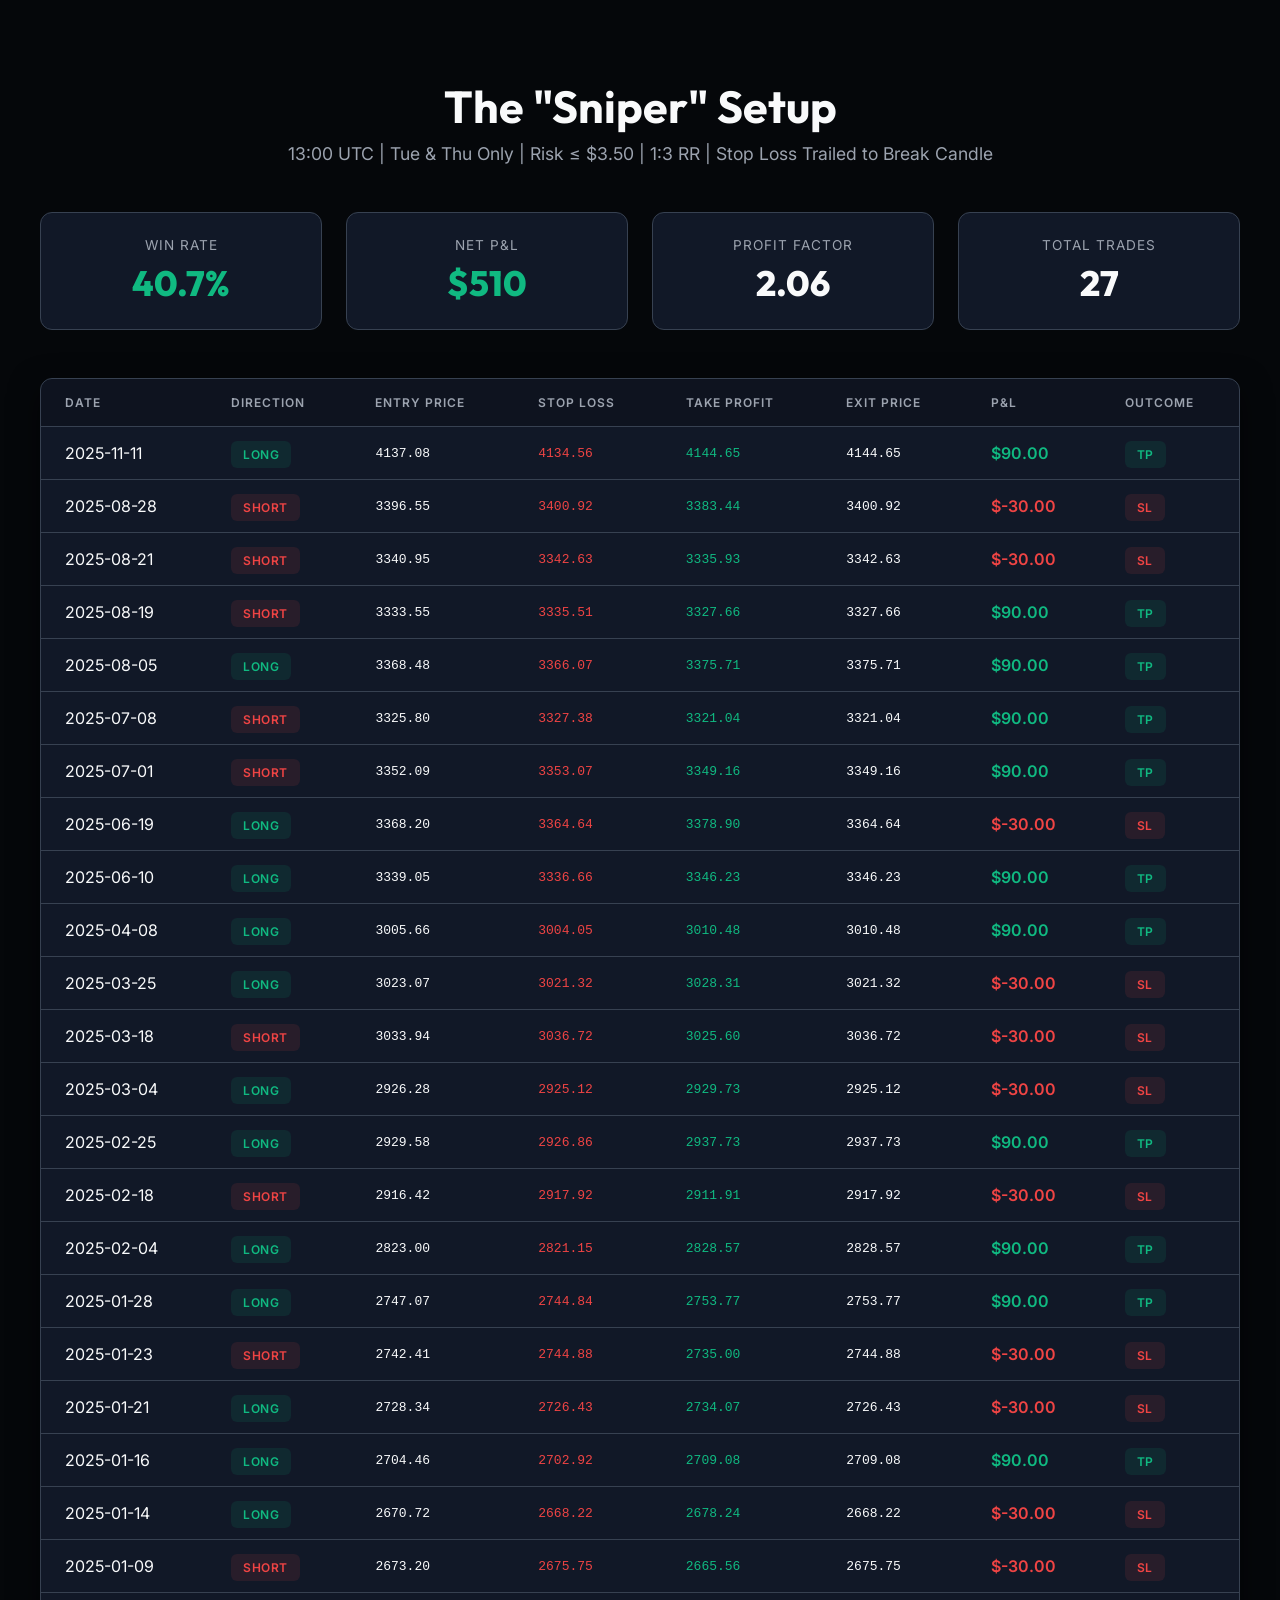
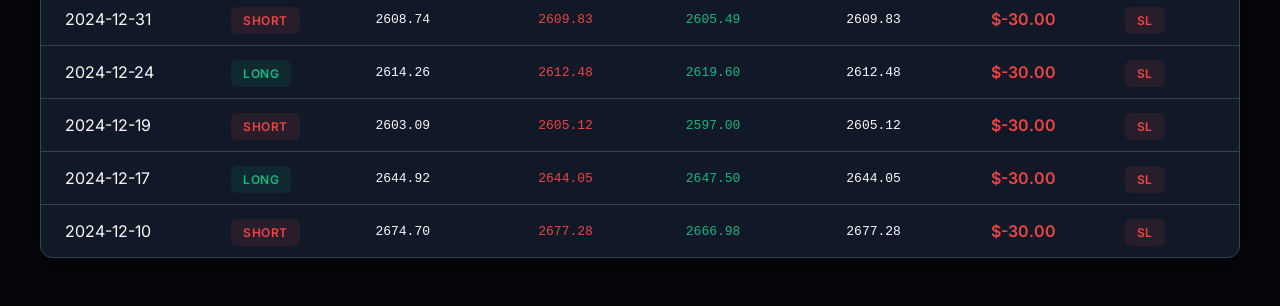
<file: sniper_setup_log.html>
<!DOCTYPE html>
<html lang="en">
<head>
    <meta charset="UTF-8">
    <meta name="viewport" content="width=device-width, initial-scale=1.0">
    <title>The Sniper Setup: Full Trade Log</title>
    <link href="https://fonts.googleapis.com/css2?family=Inter:wght@400;600&family=Outfit:wght@600;800&display=swap" rel="stylesheet">
    <style>
        :root {
            --bg: #05070a; --surface: #111827; --primary: #3b82f6;
            --text: #f9fafb; --text-muted: #9ca3af; --success: #10b981; --danger: #ef4444;
            --border: #374151;
        }
        body { font-family: 'Inter', sans-serif; background: var(--bg); color: var(--text); padding: 3rem 2rem; margin: 0; }
        .container { max-width: 1200px; margin: 0 auto; }
        h1 { font-family: 'Outfit', sans-serif; font-size: 2.8rem; text-align: center; margin-bottom: 0.5rem; }
        .subtitle { text-align: center; color: var(--text-muted); margin-bottom: 3rem; font-size: 1.1rem; }
        
        .summary-grid { display: grid; grid-template-columns: repeat(4, 1fr); gap: 1.5rem; margin-bottom: 3rem; }
        .stat-card { background: var(--surface); border: 1px solid var(--border); padding: 1.5rem; border-radius: 12px; text-align: center; }
        .stat-label { color: var(--text-muted); font-size: 0.85rem; text-transform: uppercase; letter-spacing: 1px; margin-bottom: 0.5rem; display: block; }
        .stat-val { font-family: 'Outfit', sans-serif; font-size: 2.2rem; font-weight: 800; }
        
        .table-container { background: var(--surface); border-radius: 12px; border: 1px solid var(--border); overflow: hidden; box-shadow: 0 10px 30px rgba(0,0,0,0.5); }
        table { width: 100%; border-collapse: collapse; }
        th, td { padding: 1rem 1.5rem; text-align: left; border-bottom: 1px solid var(--border); }
        th { color: var(--text-muted); font-size: 0.75rem; text-transform: uppercase; letter-spacing: 1px; background: rgba(0,0,0,0.2); font-weight: 600; }
        tr:last-child td { border-bottom: none; }
        tr:hover td { background: rgba(255,255,255,0.02); }
        
        .badge { padding: 0.35rem 0.75rem; border-radius: 6px; font-size: 0.75rem; font-weight: 600; letter-spacing: 0.5px; }
        .badge.success { background: rgba(16, 185, 129, 0.1); color: var(--success); }
        .badge.danger { background: rgba(239, 68, 68, 0.1); color: var(--danger); }
        .bold { font-weight: 600; }
        .success { color: var(--success); }
        .danger { color: var(--danger); }
    </style>
</head>
<body>
    <div class="container">
        <h1>The "Sniper" Setup</h1>
        <div class="subtitle">13:00 UTC | Tue & Thu Only | Risk ≤ $3.50 | 1:3 RR | Stop Loss Trailed to Break Candle</div>
        
        <div class="summary-grid">
            <div class="stat-card">
                <span class="stat-label">Win Rate</span>
                <span class="stat-val" style="color: var(--success);">40.7%</span>
            </div>
            <div class="stat-card">
                <span class="stat-label">Net P&L</span>
                <span class="stat-val success">$510</span>
            </div>
            <div class="stat-card">
                <span class="stat-label">Profit Factor</span>
                <span class="stat-val">2.06</span>
            </div>
            <div class="stat-card">
                <span class="stat-label">Total Trades</span>
                <span class="stat-val">27</span>
            </div>
        </div>
        
        <div class="table-container">
            <table>
                <thead>
                    <tr>
                        <th>Date</th>
                        <th>Direction</th>
                        <th>Entry Price</th>
                        <th>Stop Loss</th>
                        <th>Take Profit</th>
                        <th>Exit Price</th>
                        <th>P&L</th>
                        <th>Outcome</th>
                    </tr>
                </thead>
                <tbody>
                    
        <tr>
            <td>2025-11-11</td>
            <td><span class='badge success'>LONG</span></td>
            <td style="font-family: monospace;">4137.08</td>
            <td style="font-family: monospace; color: var(--danger);">4134.56</td>
            <td style="font-family: monospace; color: var(--success);">4144.65</td>
            <td style="font-family: monospace;">4144.65</td>
            <td class="bold success">$90.00</td>
            <td><span class='badge success'>TP</span></td>
        </tr>
        
        <tr>
            <td>2025-08-28</td>
            <td><span class='badge danger'>SHORT</span></td>
            <td style="font-family: monospace;">3396.55</td>
            <td style="font-family: monospace; color: var(--danger);">3400.92</td>
            <td style="font-family: monospace; color: var(--success);">3383.44</td>
            <td style="font-family: monospace;">3400.92</td>
            <td class="bold danger">$-30.00</td>
            <td><span class='badge danger'>SL</span></td>
        </tr>
        
        <tr>
            <td>2025-08-21</td>
            <td><span class='badge danger'>SHORT</span></td>
            <td style="font-family: monospace;">3340.95</td>
            <td style="font-family: monospace; color: var(--danger);">3342.63</td>
            <td style="font-family: monospace; color: var(--success);">3335.93</td>
            <td style="font-family: monospace;">3342.63</td>
            <td class="bold danger">$-30.00</td>
            <td><span class='badge danger'>SL</span></td>
        </tr>
        
        <tr>
            <td>2025-08-19</td>
            <td><span class='badge danger'>SHORT</span></td>
            <td style="font-family: monospace;">3333.55</td>
            <td style="font-family: monospace; color: var(--danger);">3335.51</td>
            <td style="font-family: monospace; color: var(--success);">3327.66</td>
            <td style="font-family: monospace;">3327.66</td>
            <td class="bold success">$90.00</td>
            <td><span class='badge success'>TP</span></td>
        </tr>
        
        <tr>
            <td>2025-08-05</td>
            <td><span class='badge success'>LONG</span></td>
            <td style="font-family: monospace;">3368.48</td>
            <td style="font-family: monospace; color: var(--danger);">3366.07</td>
            <td style="font-family: monospace; color: var(--success);">3375.71</td>
            <td style="font-family: monospace;">3375.71</td>
            <td class="bold success">$90.00</td>
            <td><span class='badge success'>TP</span></td>
        </tr>
        
        <tr>
            <td>2025-07-08</td>
            <td><span class='badge danger'>SHORT</span></td>
            <td style="font-family: monospace;">3325.80</td>
            <td style="font-family: monospace; color: var(--danger);">3327.38</td>
            <td style="font-family: monospace; color: var(--success);">3321.04</td>
            <td style="font-family: monospace;">3321.04</td>
            <td class="bold success">$90.00</td>
            <td><span class='badge success'>TP</span></td>
        </tr>
        
        <tr>
            <td>2025-07-01</td>
            <td><span class='badge danger'>SHORT</span></td>
            <td style="font-family: monospace;">3352.09</td>
            <td style="font-family: monospace; color: var(--danger);">3353.07</td>
            <td style="font-family: monospace; color: var(--success);">3349.16</td>
            <td style="font-family: monospace;">3349.16</td>
            <td class="bold success">$90.00</td>
            <td><span class='badge success'>TP</span></td>
        </tr>
        
        <tr>
            <td>2025-06-19</td>
            <td><span class='badge success'>LONG</span></td>
            <td style="font-family: monospace;">3368.20</td>
            <td style="font-family: monospace; color: var(--danger);">3364.64</td>
            <td style="font-family: monospace; color: var(--success);">3378.90</td>
            <td style="font-family: monospace;">3364.64</td>
            <td class="bold danger">$-30.00</td>
            <td><span class='badge danger'>SL</span></td>
        </tr>
        
        <tr>
            <td>2025-06-10</td>
            <td><span class='badge success'>LONG</span></td>
            <td style="font-family: monospace;">3339.05</td>
            <td style="font-family: monospace; color: var(--danger);">3336.66</td>
            <td style="font-family: monospace; color: var(--success);">3346.23</td>
            <td style="font-family: monospace;">3346.23</td>
            <td class="bold success">$90.00</td>
            <td><span class='badge success'>TP</span></td>
        </tr>
        
        <tr>
            <td>2025-04-08</td>
            <td><span class='badge success'>LONG</span></td>
            <td style="font-family: monospace;">3005.66</td>
            <td style="font-family: monospace; color: var(--danger);">3004.05</td>
            <td style="font-family: monospace; color: var(--success);">3010.48</td>
            <td style="font-family: monospace;">3010.48</td>
            <td class="bold success">$90.00</td>
            <td><span class='badge success'>TP</span></td>
        </tr>
        
        <tr>
            <td>2025-03-25</td>
            <td><span class='badge success'>LONG</span></td>
            <td style="font-family: monospace;">3023.07</td>
            <td style="font-family: monospace; color: var(--danger);">3021.32</td>
            <td style="font-family: monospace; color: var(--success);">3028.31</td>
            <td style="font-family: monospace;">3021.32</td>
            <td class="bold danger">$-30.00</td>
            <td><span class='badge danger'>SL</span></td>
        </tr>
        
        <tr>
            <td>2025-03-18</td>
            <td><span class='badge danger'>SHORT</span></td>
            <td style="font-family: monospace;">3033.94</td>
            <td style="font-family: monospace; color: var(--danger);">3036.72</td>
            <td style="font-family: monospace; color: var(--success);">3025.60</td>
            <td style="font-family: monospace;">3036.72</td>
            <td class="bold danger">$-30.00</td>
            <td><span class='badge danger'>SL</span></td>
        </tr>
        
        <tr>
            <td>2025-03-04</td>
            <td><span class='badge success'>LONG</span></td>
            <td style="font-family: monospace;">2926.28</td>
            <td style="font-family: monospace; color: var(--danger);">2925.12</td>
            <td style="font-family: monospace; color: var(--success);">2929.73</td>
            <td style="font-family: monospace;">2925.12</td>
            <td class="bold danger">$-30.00</td>
            <td><span class='badge danger'>SL</span></td>
        </tr>
        
        <tr>
            <td>2025-02-25</td>
            <td><span class='badge success'>LONG</span></td>
            <td style="font-family: monospace;">2929.58</td>
            <td style="font-family: monospace; color: var(--danger);">2926.86</td>
            <td style="font-family: monospace; color: var(--success);">2937.73</td>
            <td style="font-family: monospace;">2937.73</td>
            <td class="bold success">$90.00</td>
            <td><span class='badge success'>TP</span></td>
        </tr>
        
        <tr>
            <td>2025-02-18</td>
            <td><span class='badge danger'>SHORT</span></td>
            <td style="font-family: monospace;">2916.42</td>
            <td style="font-family: monospace; color: var(--danger);">2917.92</td>
            <td style="font-family: monospace; color: var(--success);">2911.91</td>
            <td style="font-family: monospace;">2917.92</td>
            <td class="bold danger">$-30.00</td>
            <td><span class='badge danger'>SL</span></td>
        </tr>
        
        <tr>
            <td>2025-02-04</td>
            <td><span class='badge success'>LONG</span></td>
            <td style="font-family: monospace;">2823.00</td>
            <td style="font-family: monospace; color: var(--danger);">2821.15</td>
            <td style="font-family: monospace; color: var(--success);">2828.57</td>
            <td style="font-family: monospace;">2828.57</td>
            <td class="bold success">$90.00</td>
            <td><span class='badge success'>TP</span></td>
        </tr>
        
        <tr>
            <td>2025-01-28</td>
            <td><span class='badge success'>LONG</span></td>
            <td style="font-family: monospace;">2747.07</td>
            <td style="font-family: monospace; color: var(--danger);">2744.84</td>
            <td style="font-family: monospace; color: var(--success);">2753.77</td>
            <td style="font-family: monospace;">2753.77</td>
            <td class="bold success">$90.00</td>
            <td><span class='badge success'>TP</span></td>
        </tr>
        
        <tr>
            <td>2025-01-23</td>
            <td><span class='badge danger'>SHORT</span></td>
            <td style="font-family: monospace;">2742.41</td>
            <td style="font-family: monospace; color: var(--danger);">2744.88</td>
            <td style="font-family: monospace; color: var(--success);">2735.00</td>
            <td style="font-family: monospace;">2744.88</td>
            <td class="bold danger">$-30.00</td>
            <td><span class='badge danger'>SL</span></td>
        </tr>
        
        <tr>
            <td>2025-01-21</td>
            <td><span class='badge success'>LONG</span></td>
            <td style="font-family: monospace;">2728.34</td>
            <td style="font-family: monospace; color: var(--danger);">2726.43</td>
            <td style="font-family: monospace; color: var(--success);">2734.07</td>
            <td style="font-family: monospace;">2726.43</td>
            <td class="bold danger">$-30.00</td>
            <td><span class='badge danger'>SL</span></td>
        </tr>
        
        <tr>
            <td>2025-01-16</td>
            <td><span class='badge success'>LONG</span></td>
            <td style="font-family: monospace;">2704.46</td>
            <td style="font-family: monospace; color: var(--danger);">2702.92</td>
            <td style="font-family: monospace; color: var(--success);">2709.08</td>
            <td style="font-family: monospace;">2709.08</td>
            <td class="bold success">$90.00</td>
            <td><span class='badge success'>TP</span></td>
        </tr>
        
        <tr>
            <td>2025-01-14</td>
            <td><span class='badge success'>LONG</span></td>
            <td style="font-family: monospace;">2670.72</td>
            <td style="font-family: monospace; color: var(--danger);">2668.22</td>
            <td style="font-family: monospace; color: var(--success);">2678.24</td>
            <td style="font-family: monospace;">2668.22</td>
            <td class="bold danger">$-30.00</td>
            <td><span class='badge danger'>SL</span></td>
        </tr>
        
        <tr>
            <td>2025-01-09</td>
            <td><span class='badge danger'>SHORT</span></td>
            <td style="font-family: monospace;">2673.20</td>
            <td style="font-family: monospace; color: var(--danger);">2675.75</td>
            <td style="font-family: monospace; color: var(--success);">2665.56</td>
            <td style="font-family: monospace;">2675.75</td>
            <td class="bold danger">$-30.00</td>
            <td><span class='badge danger'>SL</span></td>
        </tr>
        
        <tr>
            <td>2024-12-31</td>
            <td><span class='badge danger'>SHORT</span></td>
            <td style="font-family: monospace;">2608.74</td>
            <td style="font-family: monospace; color: var(--danger);">2609.83</td>
            <td style="font-family: monospace; color: var(--success);">2605.49</td>
            <td style="font-family: monospace;">2609.83</td>
            <td class="bold danger">$-30.00</td>
            <td><span class='badge danger'>SL</span></td>
        </tr>
        
        <tr>
            <td>2024-12-24</td>
            <td><span class='badge success'>LONG</span></td>
            <td style="font-family: monospace;">2614.26</td>
            <td style="font-family: monospace; color: var(--danger);">2612.48</td>
            <td style="font-family: monospace; color: var(--success);">2619.60</td>
            <td style="font-family: monospace;">2612.48</td>
            <td class="bold danger">$-30.00</td>
            <td><span class='badge danger'>SL</span></td>
        </tr>
        
        <tr>
            <td>2024-12-19</td>
            <td><span class='badge danger'>SHORT</span></td>
            <td style="font-family: monospace;">2603.09</td>
            <td style="font-family: monospace; color: var(--danger);">2605.12</td>
            <td style="font-family: monospace; color: var(--success);">2597.00</td>
            <td style="font-family: monospace;">2605.12</td>
            <td class="bold danger">$-30.00</td>
            <td><span class='badge danger'>SL</span></td>
        </tr>
        
        <tr>
            <td>2024-12-17</td>
            <td><span class='badge success'>LONG</span></td>
            <td style="font-family: monospace;">2644.92</td>
            <td style="font-family: monospace; color: var(--danger);">2644.05</td>
            <td style="font-family: monospace; color: var(--success);">2647.50</td>
            <td style="font-family: monospace;">2644.05</td>
            <td class="bold danger">$-30.00</td>
            <td><span class='badge danger'>SL</span></td>
        </tr>
        
        <tr>
            <td>2024-12-10</td>
            <td><span class='badge danger'>SHORT</span></td>
            <td style="font-family: monospace;">2674.70</td>
            <td style="font-family: monospace; color: var(--danger);">2677.28</td>
            <td style="font-family: monospace; color: var(--success);">2666.98</td>
            <td style="font-family: monospace;">2677.28</td>
            <td class="bold danger">$-30.00</td>
            <td><span class='badge danger'>SL</span></td>
        </tr>
        
                </tbody>
            </table>
        </div>
    </div>
</body>
</html>
</file>
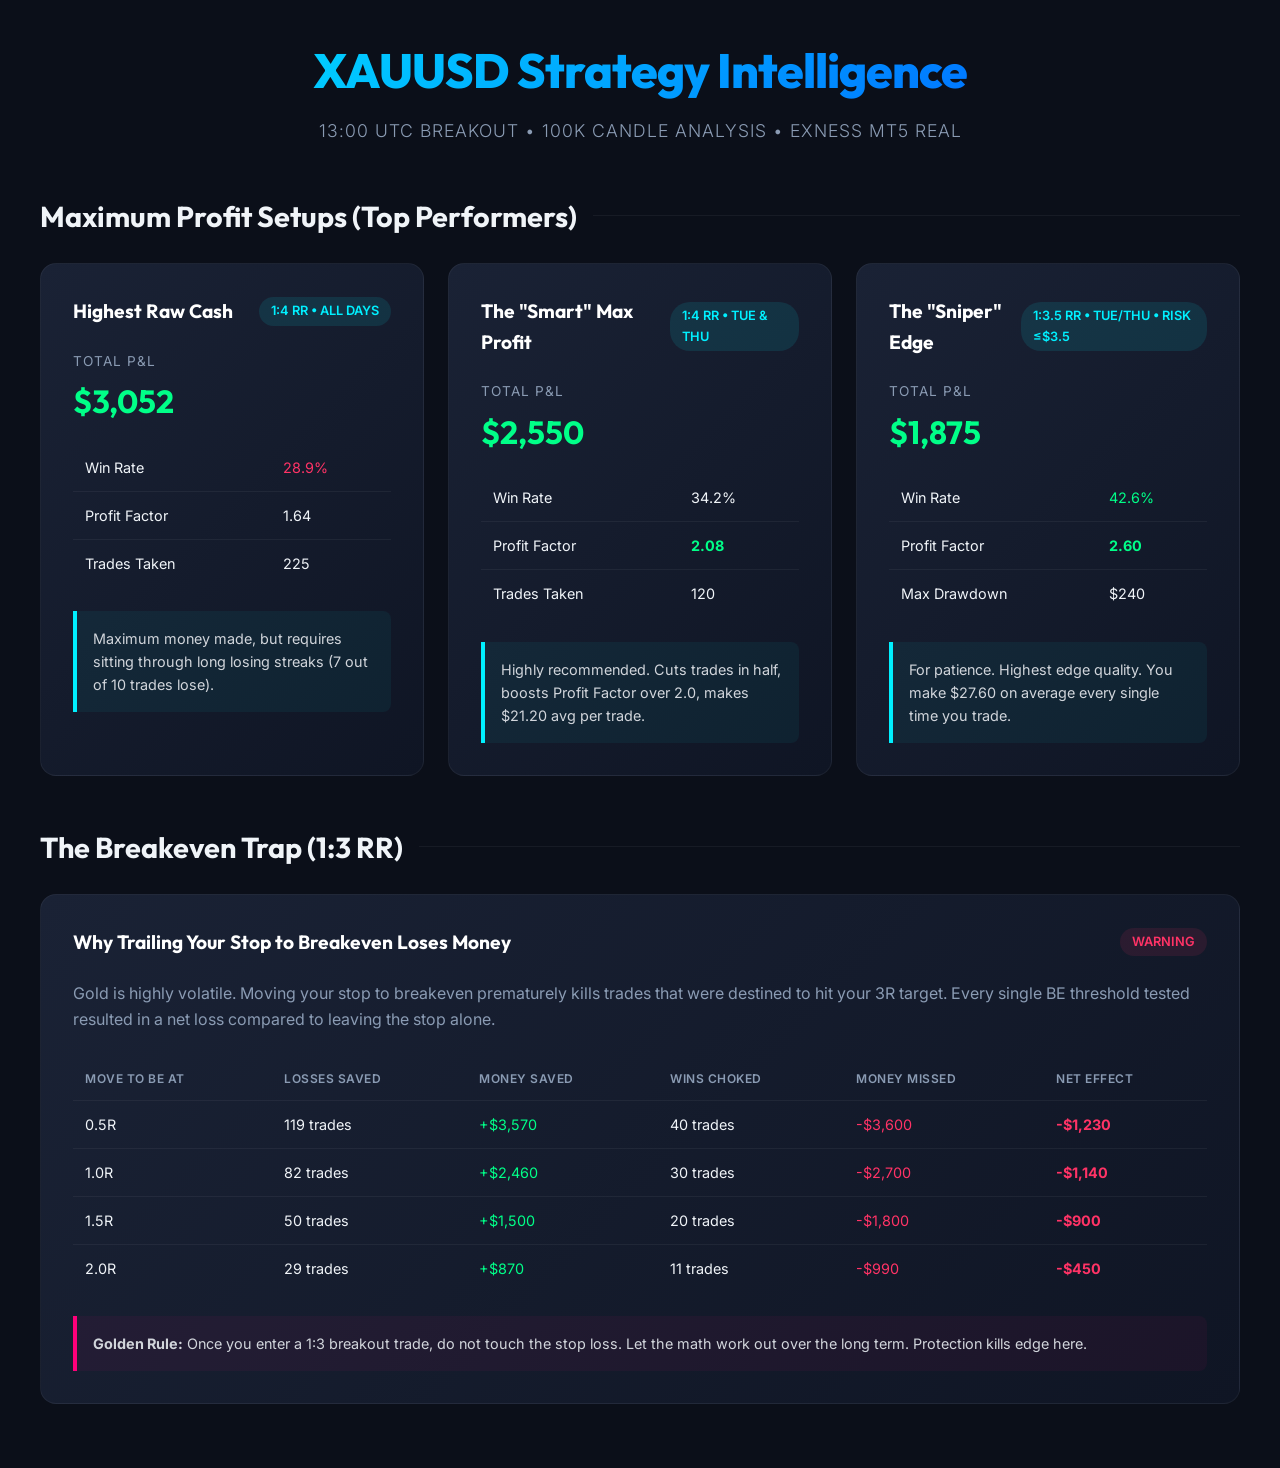
<file: stats.html>
<!DOCTYPE html>
<html lang="en">
<head>
    <meta charset="UTF-8">
    <meta name="viewport" content="width=device-width, initial-scale=1.0">
    <title>XAUUSD Breakout Strategy Stats</title>
    <link href="https://fonts.googleapis.com/css2?family=Inter:wght@300;400;600;800&family=Outfit:wght@500;700&display=swap" rel="stylesheet">
    <style>
        :root {
            --bg-color: #0b0f19;
            --surface-color: #1a2235;
            --surface-hover: #232d46;
            --primary-accent: #00f0ff;
            --secondary-accent: #ff007a;
            --success: #00ff88;
            --danger: #ff3366;
            --text-main: #f0f4f8;
            --text-muted: #8a9bb3;
            --border: rgba(255, 255, 255, 0.05);
            --gradient-1: linear-gradient(135deg, #00f0ff 0%, #0055ff 100%);
            --gradient-2: linear-gradient(135deg, #ff007a 0%, #7a00ff 100%);
            --gradient-3: linear-gradient(135deg, #1a2235 0%, #0f1524 100%);
        }

        * {
            margin: 0;
            padding: 0;
            box-sizing: border-box;
        }

        body {
            font-family: 'Inter', sans-serif;
            background-color: var(--bg-color);
            color: var(--text-main);
            line-height: 1.6;
            padding: 2rem;
            min-height: 100vh;
        }

        .container {
            max-width: 1200px;
            margin: 0 auto;
        }

        header {
            margin-bottom: 3rem;
            text-align: center;
            animation: fadeInDown 0.8s ease-out;
        }

        h1 {
            font-family: 'Outfit', sans-serif;
            font-size: 3rem;
            font-weight: 800;
            background: var(--gradient-1);
            -webkit-background-clip: text;
            -webkit-text-fill-color: transparent;
            margin-bottom: 0.5rem;
            letter-spacing: -1px;
        }

        .subtitle {
            color: var(--text-muted);
            font-size: 1.1rem;
            font-weight: 300;
            letter-spacing: 1px;
            text-transform: uppercase;
        }

        .grid {
            display: grid;
            grid-template-columns: repeat(auto-fit, minmax(350px, 1fr));
            gap: 1.5rem;
            margin-bottom: 2rem;
        }

        .card {
            background: var(--gradient-3);
            border: 1px solid var(--border);
            border-radius: 16px;
            padding: 2rem;
            transition: all 0.3s cubic-bezier(0.25, 0.8, 0.25, 1);
            position: relative;
            overflow: hidden;
            animation: fadeInUp 0.8s ease-out forwards;
            opacity: 0;
        }

        .card:nth-child(1) { animation-delay: 0.1s; }
        .card:nth-child(2) { animation-delay: 0.2s; }
        .card:nth-child(3) { animation-delay: 0.3s; }

        .card::before {
            content: '';
            position: absolute;
            top: 0;
            left: 0;
            width: 100%;
            height: 4px;
            background: var(--gradient-1);
            opacity: 0;
            transition: opacity 0.3s ease;
        }

        .card:hover {
            transform: translateY(-5px);
            box-shadow: 0 10px 30px rgba(0, 0, 0, 0.5);
            border-color: rgba(0, 240, 255, 0.3);
            background: var(--surface-hover);
        }

        .card:hover::before {
            opacity: 1;
        }

        .card.danger:hover::before {
            background: var(--gradient-2);
        }

        .card-header {
            display: flex;
            justify-content: space-between;
            align-items: center;
            margin-bottom: 1.5rem;
        }

        .card-title {
            font-family: 'Outfit', sans-serif;
            font-size: 1.2rem;
            font-weight: 700;
            color: #fff;
        }

        .badge {
            background: rgba(0, 240, 255, 0.1);
            color: var(--primary-accent);
            padding: 0.25rem 0.75rem;
            border-radius: 20px;
            font-size: 0.8rem;
            font-weight: 600;
            text-transform: uppercase;
        }

        .badge.danger {
            background: rgba(255, 51, 102, 0.1);
            color: var(--danger);
        }

        .metric {
            margin-bottom: 1rem;
        }

        .metric-label {
            font-size: 0.85rem;
            color: var(--text-muted);
            text-transform: uppercase;
            letter-spacing: 1px;
            margin-bottom: 0.25rem;
        }

        .metric-value {
            font-size: 2rem;
            font-weight: 700;
            font-family: 'Outfit', sans-serif;
        }

        .metric-value.success { color: var(--success); }
        .metric-value.danger { color: var(--danger); }

        .data-table {
            width: 100%;
            border-collapse: collapse;
            margin-top: 1rem;
        }

        .data-table th, .data-table td {
            padding: 0.75rem;
            text-align: left;
            border-bottom: 1px solid var(--border);
            font-size: 0.9rem;
        }

        .data-table th {
            color: var(--text-muted);
            font-weight: 600;
            text-transform: uppercase;
            font-size: 0.75rem;
            letter-spacing: 0.5px;
        }

        .data-table tr:last-child td {
            border-bottom: none;
        }

        .data-table tr:hover td {
            background-color: rgba(255, 255, 255, 0.02);
        }

        .highlight-row {
            background: rgba(0, 240, 255, 0.05);
            border-left: 3px solid var(--primary-accent);
        }

        .insight-box {
            background: rgba(255, 0, 122, 0.05);
            border-left: 4px solid var(--secondary-accent);
            padding: 1rem;
            border-radius: 0 8px 8px 0;
            margin-top: 1.5rem;
            font-size: 0.9rem;
            color: #d1d5db;
        }

        /* Animations */
        @keyframes fadeInDown {
            from { opacity: 0; transform: translateY(-20px); }
            to { opacity: 1; transform: translateY(0); }
        }

        @keyframes fadeInUp {
            from { opacity: 0; transform: translateY(20px); }
            to { opacity: 1; transform: translateY(0); }
        }

        .section-title {
            font-family: 'Outfit', sans-serif;
            font-size: 1.8rem;
            margin: 3rem 0 1.5rem;
            display: flex;
            align-items: center;
            gap: 1rem;
        }

        .section-title::after {
            content: '';
            height: 1px;
            flex: 1;
            background: var(--border);
        }

    </style>
</head>
<body>

<div class="container">
    <header>
        <h1>XAUUSD Strategy Intelligence</h1>
        <div class="subtitle">13:00 UTC Breakout • 100k Candle Analysis • Exness MT5 Real</div>
    </header>

    <h2 class="section-title">Maximum Profit Setups (Top Performers)</h2>
    <div class="grid">
        <!-- Card 1 -->
        <div class="card">
            <div class="card-header">
                <div class="card-title">Highest Raw Cash</div>
                <div class="badge">1:4 RR • All Days</div>
            </div>
            <div class="metric">
                <div class="metric-label">Total P&L</div>
                <div class="metric-value success">$3,052</div>
            </div>
            <table class="data-table">
                <tr><td>Win Rate</td><td style="color: var(--danger)">28.9%</td></tr>
                <tr><td>Profit Factor</td><td>1.64</td></tr>
                <tr><td>Trades Taken</td><td>225</td></tr>
            </table>
            <div class="insight-box" style="border-left-color: var(--primary-accent); background: rgba(0,240,255,0.05);">
                Maximum money made, but requires sitting through long losing streaks (7 out of 10 trades lose).
            </div>
        </div>

        <!-- Card 2 -->
        <div class="card">
            <div class="card-header">
                <div class="card-title">The "Smart" Max Profit</div>
                <div class="badge">1:4 RR • Tue & Thu</div>
            </div>
            <div class="metric">
                <div class="metric-label">Total P&L</div>
                <div class="metric-value success">$2,550</div>
            </div>
            <table class="data-table">
                <tr><td>Win Rate</td><td>34.2%</td></tr>
                <tr><td>Profit Factor</td><td style="color: var(--success); font-weight: bold;">2.08</td></tr>
                <tr><td>Trades Taken</td><td>120</td></tr>
            </table>
            <div class="insight-box" style="border-left-color: var(--primary-accent); background: rgba(0,240,255,0.05);">
                Highly recommended. Cuts trades in half, boosts Profit Factor over 2.0, makes $21.20 avg per trade.
            </div>
        </div>

        <!-- Card 3 -->
        <div class="card">
            <div class="card-header">
                <div class="card-title">The "Sniper" Edge</div>
                <div class="badge">1:3.5 RR • Tue/Thu • Risk ≤$3.5</div>
            </div>
            <div class="metric">
                <div class="metric-label">Total P&L</div>
                <div class="metric-value success">$1,875</div>
            </div>
            <table class="data-table">
                <tr><td>Win Rate</td><td style="color: var(--success)">42.6%</td></tr>
                <tr><td>Profit Factor</td><td style="color: var(--success); font-weight: bold;">2.60</td></tr>
                <tr><td>Max Drawdown</td><td>$240</td></tr>
            </table>
            <div class="insight-box" style="border-left-color: var(--primary-accent); background: rgba(0,240,255,0.05);">
                For patience. Highest edge quality. You make $27.60 on average every single time you trade.
            </div>
        </div>
    </div>

    <h2 class="section-title">The Breakeven Trap (1:3 RR)</h2>
    <div class="grid" style="grid-template-columns: 1fr;">
        <div class="card danger">
            <div class="card-header">
                <div class="card-title">Why Trailing Your Stop to Breakeven Loses Money</div>
                <div class="badge danger">WARNING</div>
            </div>
            <p style="color: var(--text-muted); margin-bottom: 1.5rem;">
                Gold is highly volatile. Moving your stop to breakeven prematurely kills trades that were destined to hit your 3R target. Every single BE threshold tested resulted in a net loss compared to leaving the stop alone.
            </p>
            
            <table class="data-table">
                <thead>
                    <tr>
                        <th>Move to BE At</th>
                        <th>Losses Saved</th>
                        <th>Money Saved</th>
                        <th>Wins Choked</th>
                        <th>Money Missed</th>
                        <th>Net Effect</th>
                    </tr>
                </thead>
                <tbody>
                    <tr>
                        <td>0.5R</td>
                        <td>119 trades</td>
                        <td style="color: var(--success)">+$3,570</td>
                        <td>40 trades</td>
                        <td style="color: var(--danger)">-$3,600</td>
                        <td style="color: var(--danger); font-weight: bold;">-$1,230</td>
                    </tr>
                    <tr>
                        <td>1.0R</td>
                        <td>82 trades</td>
                        <td style="color: var(--success)">+$2,460</td>
                        <td>30 trades</td>
                        <td style="color: var(--danger)">-$2,700</td>
                        <td style="color: var(--danger); font-weight: bold;">-$1,140</td>
                    </tr>
                    <tr>
                        <td>1.5R</td>
                        <td>50 trades</td>
                        <td style="color: var(--success)">+$1,500</td>
                        <td>20 trades</td>
                        <td style="color: var(--danger)">-$1,800</td>
                        <td style="color: var(--danger); font-weight: bold;">-$900</td>
                    </tr>
                    <tr>
                        <td>2.0R</td>
                        <td>29 trades</td>
                        <td style="color: var(--success)">+$870</td>
                        <td>11 trades</td>
                        <td style="color: var(--danger)">-$990</td>
                        <td style="color: var(--danger); font-weight: bold;">-$450</td>
                    </tr>
                </tbody>
            </table>
            
            <div class="insight-box">
                <strong>Golden Rule:</strong> Once you enter a 1:3 breakout trade, do not touch the stop loss. Let the math work out over the long term. Protection kills edge here.
            </div>
        </div>
    </div>

</div>

</body>
</html>
</file>
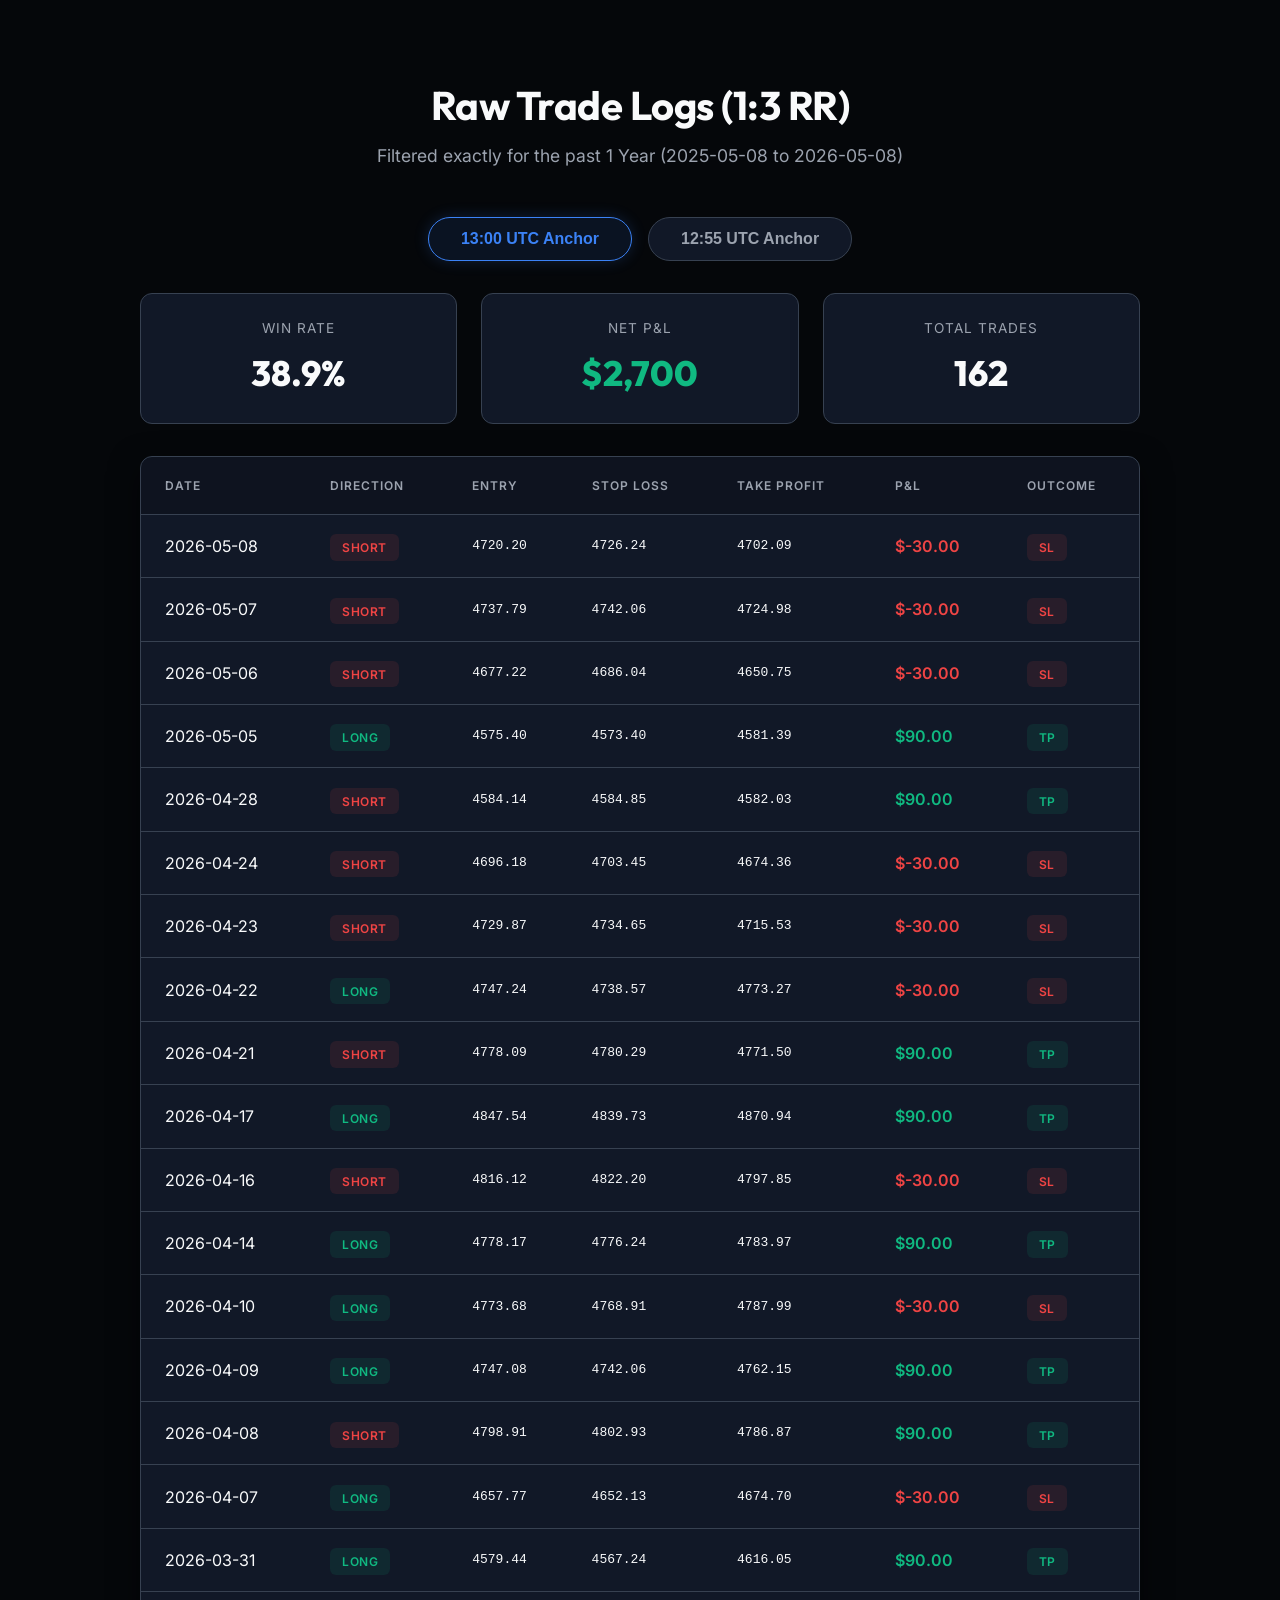
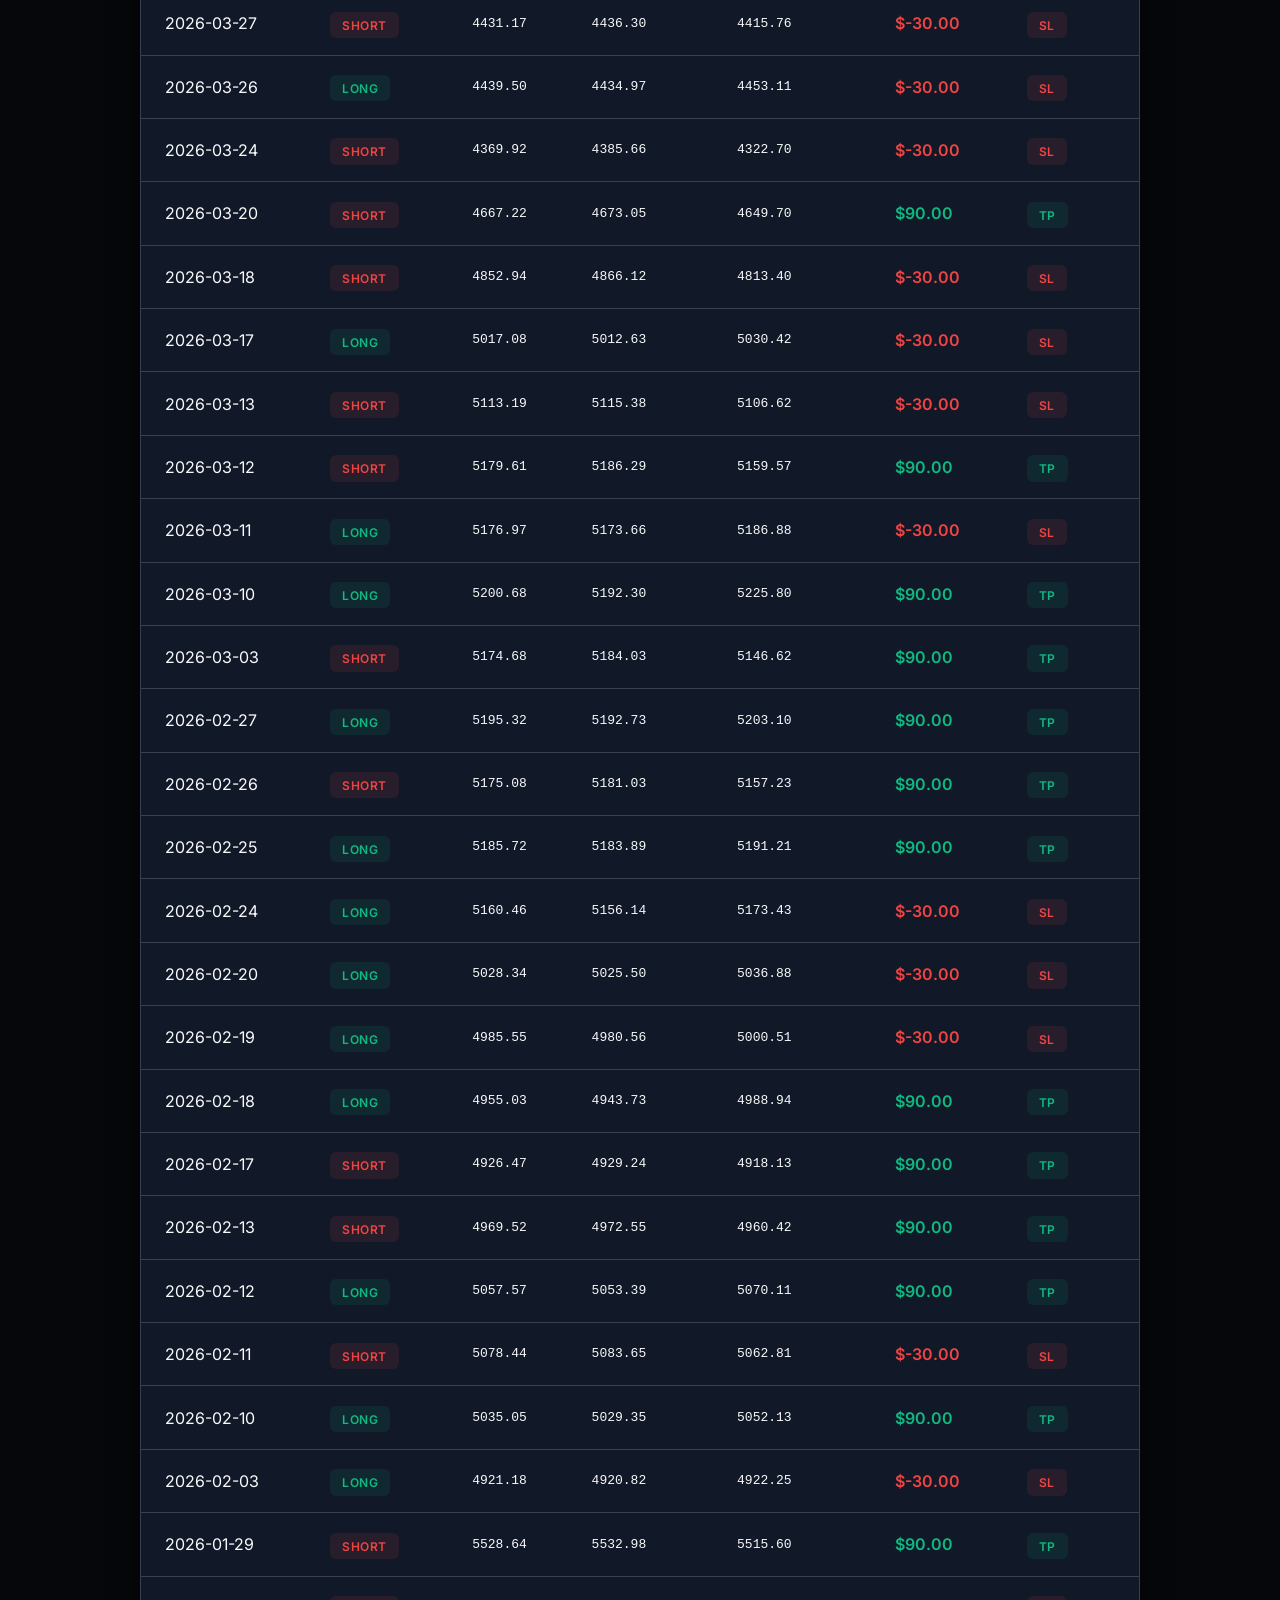
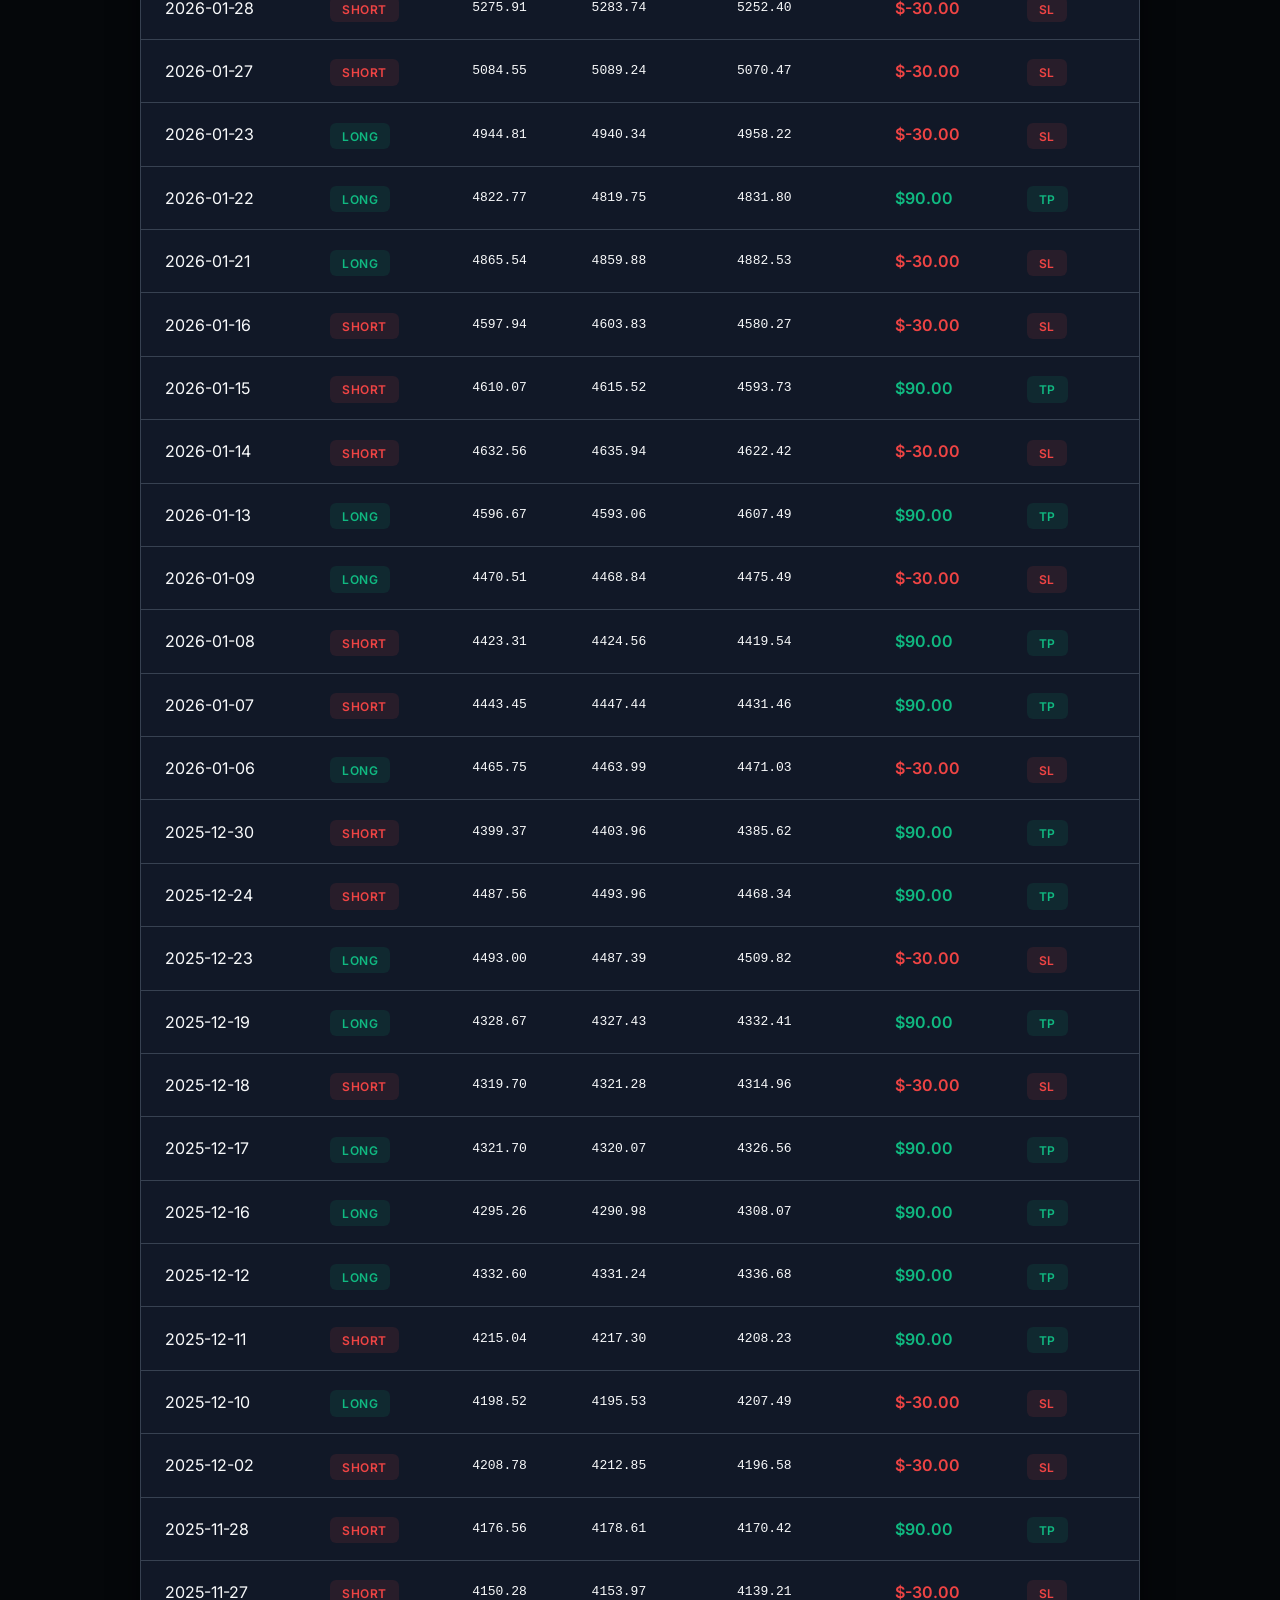
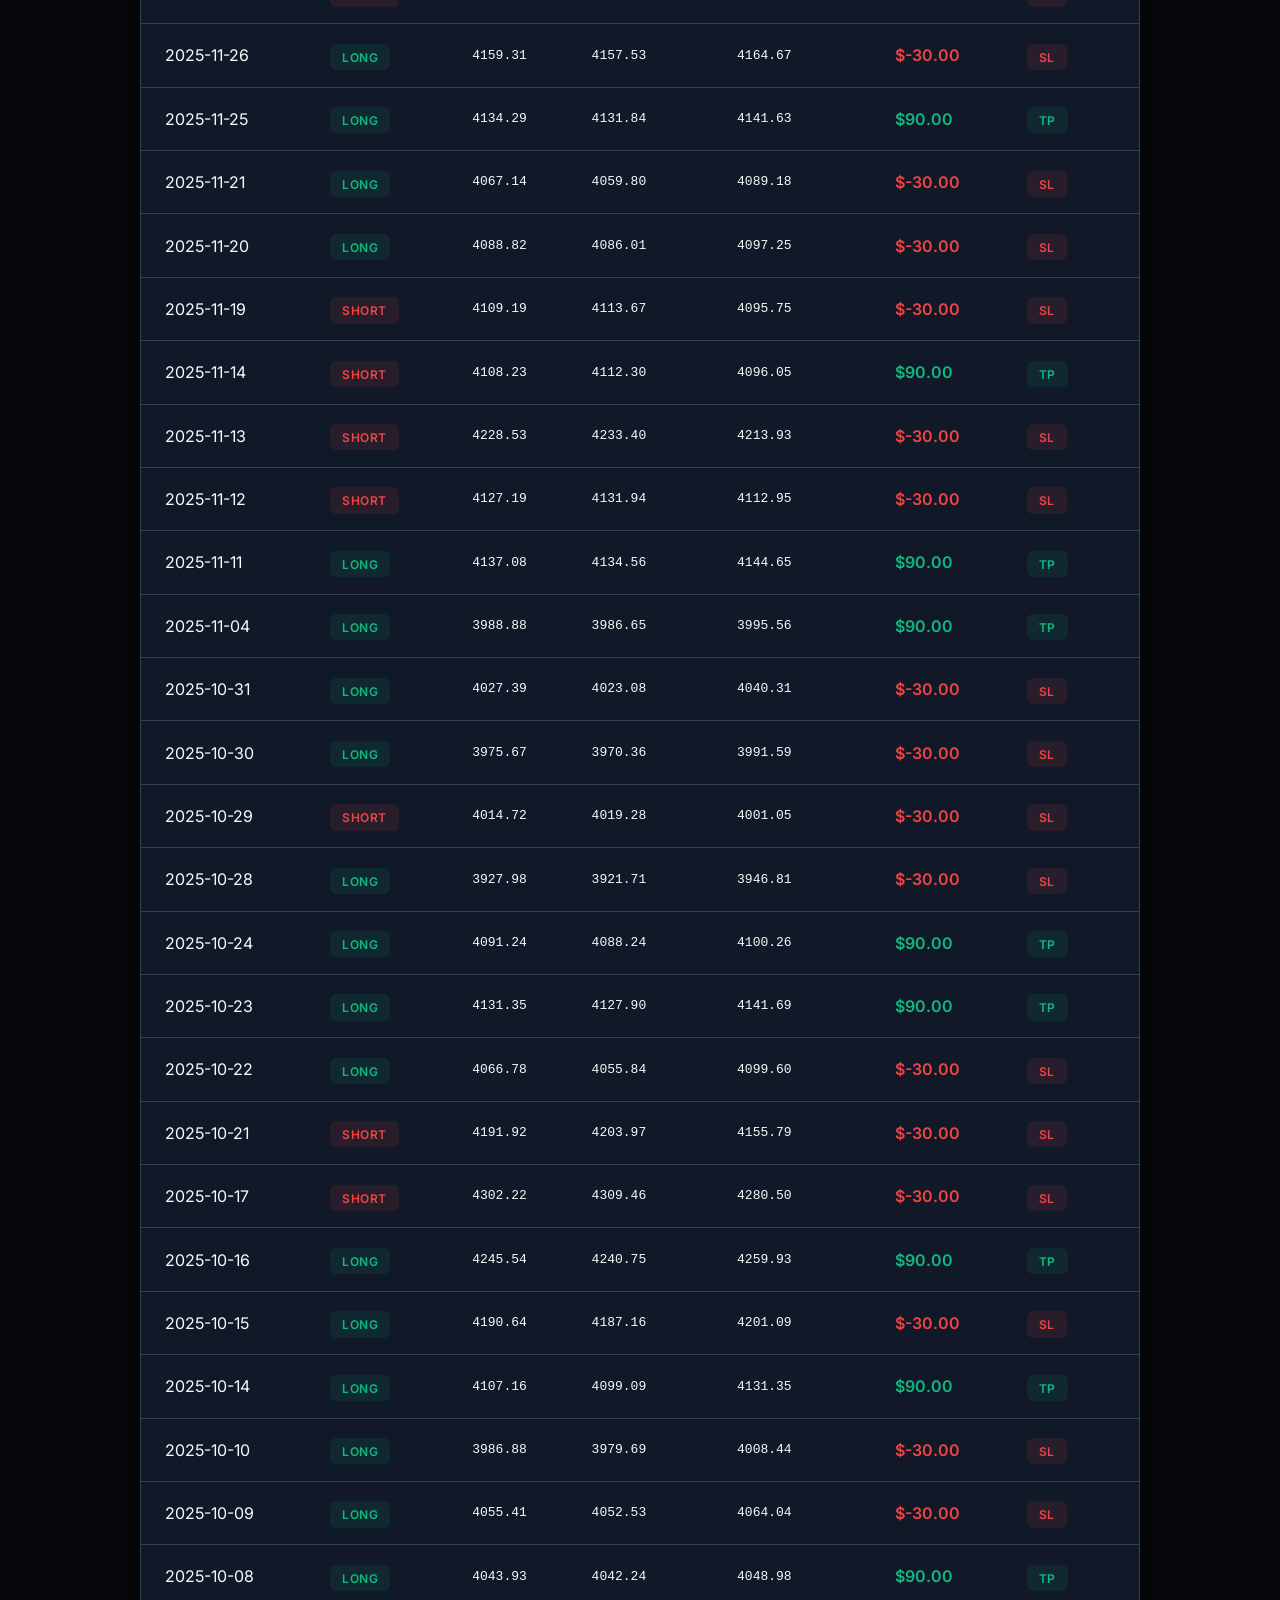
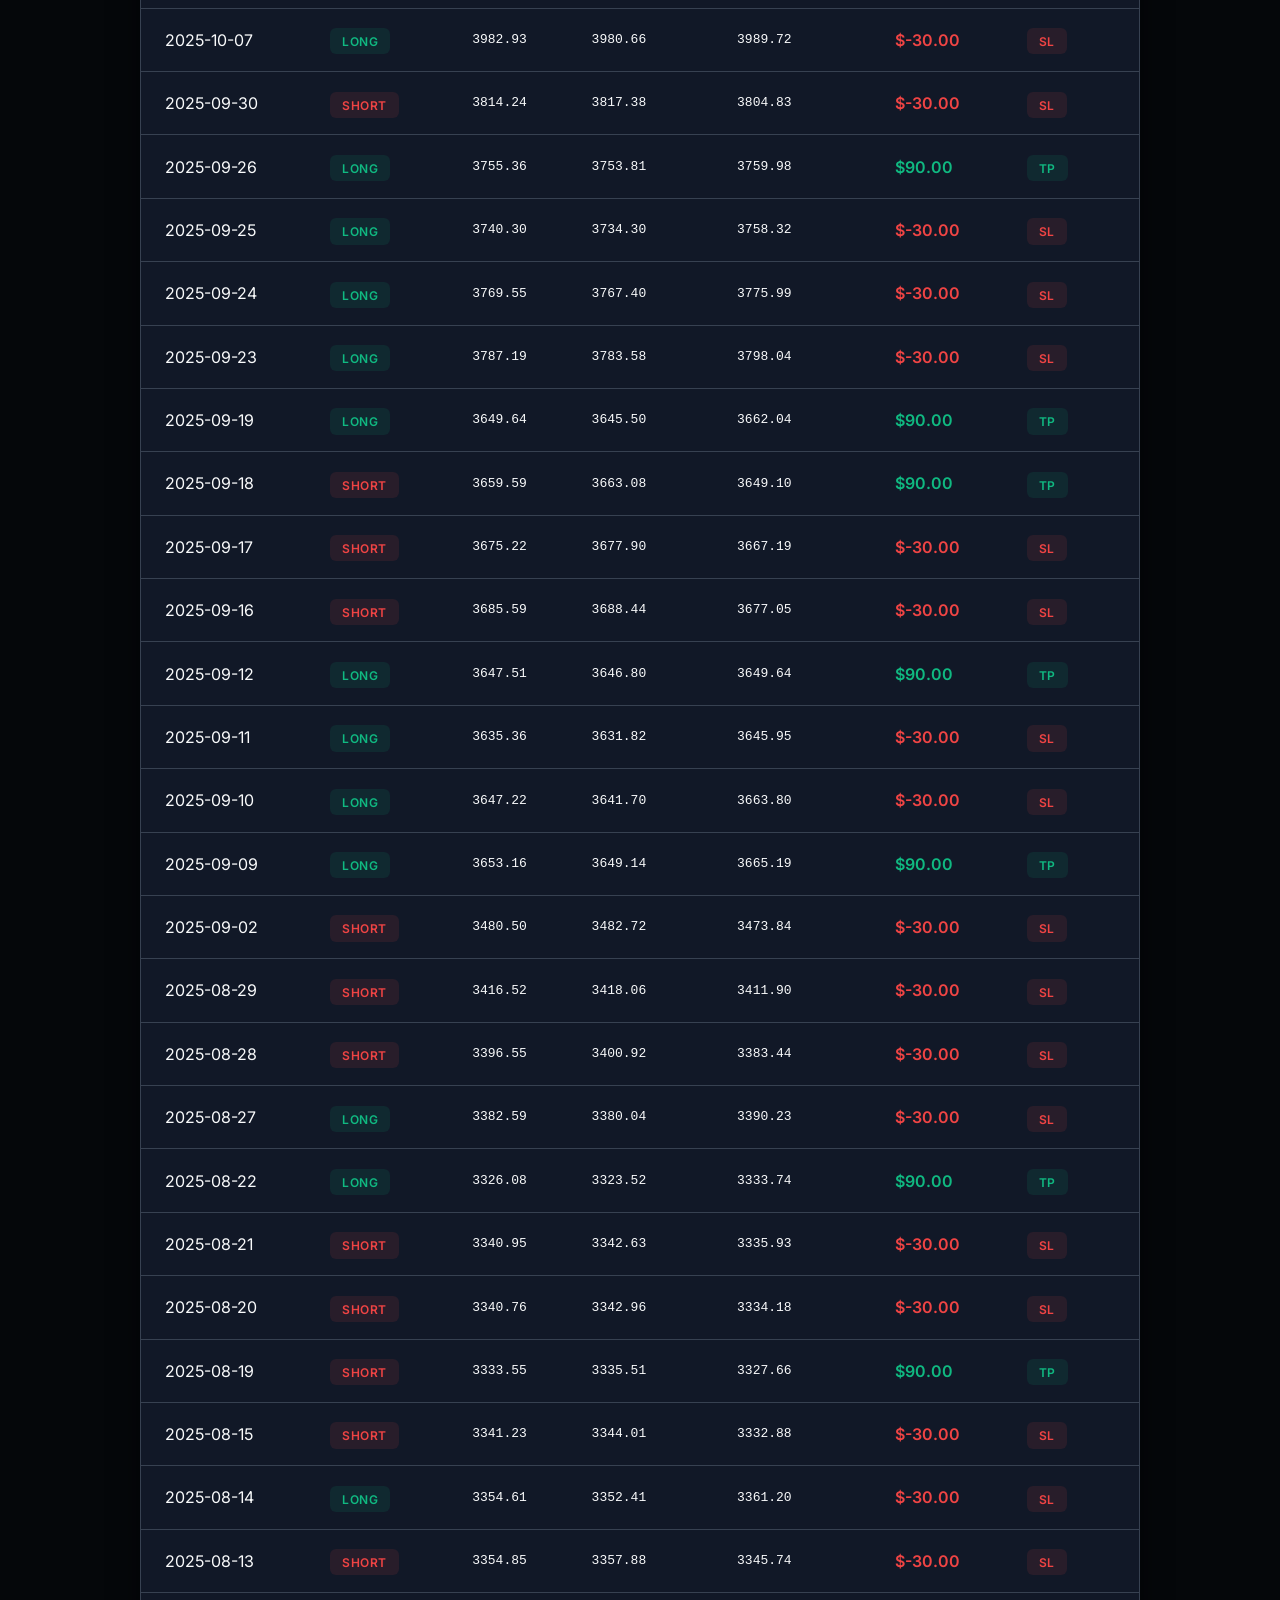
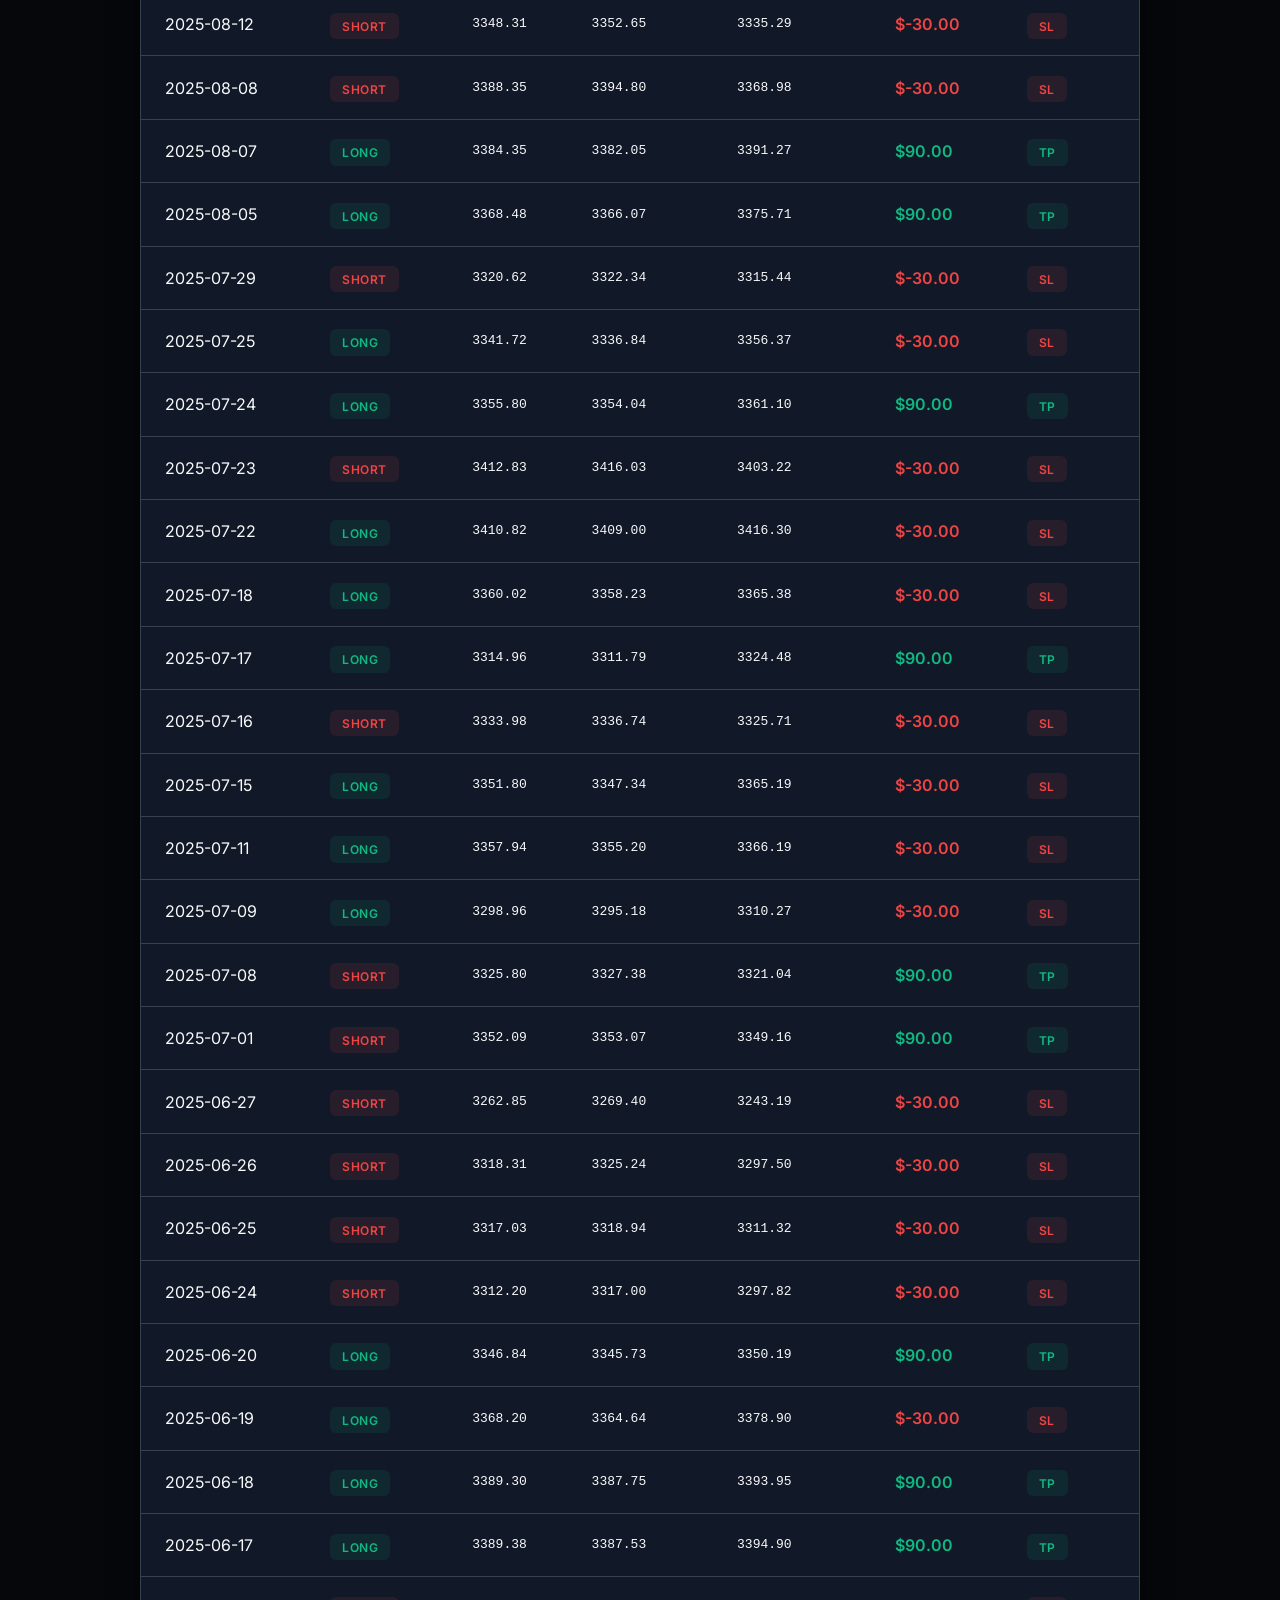
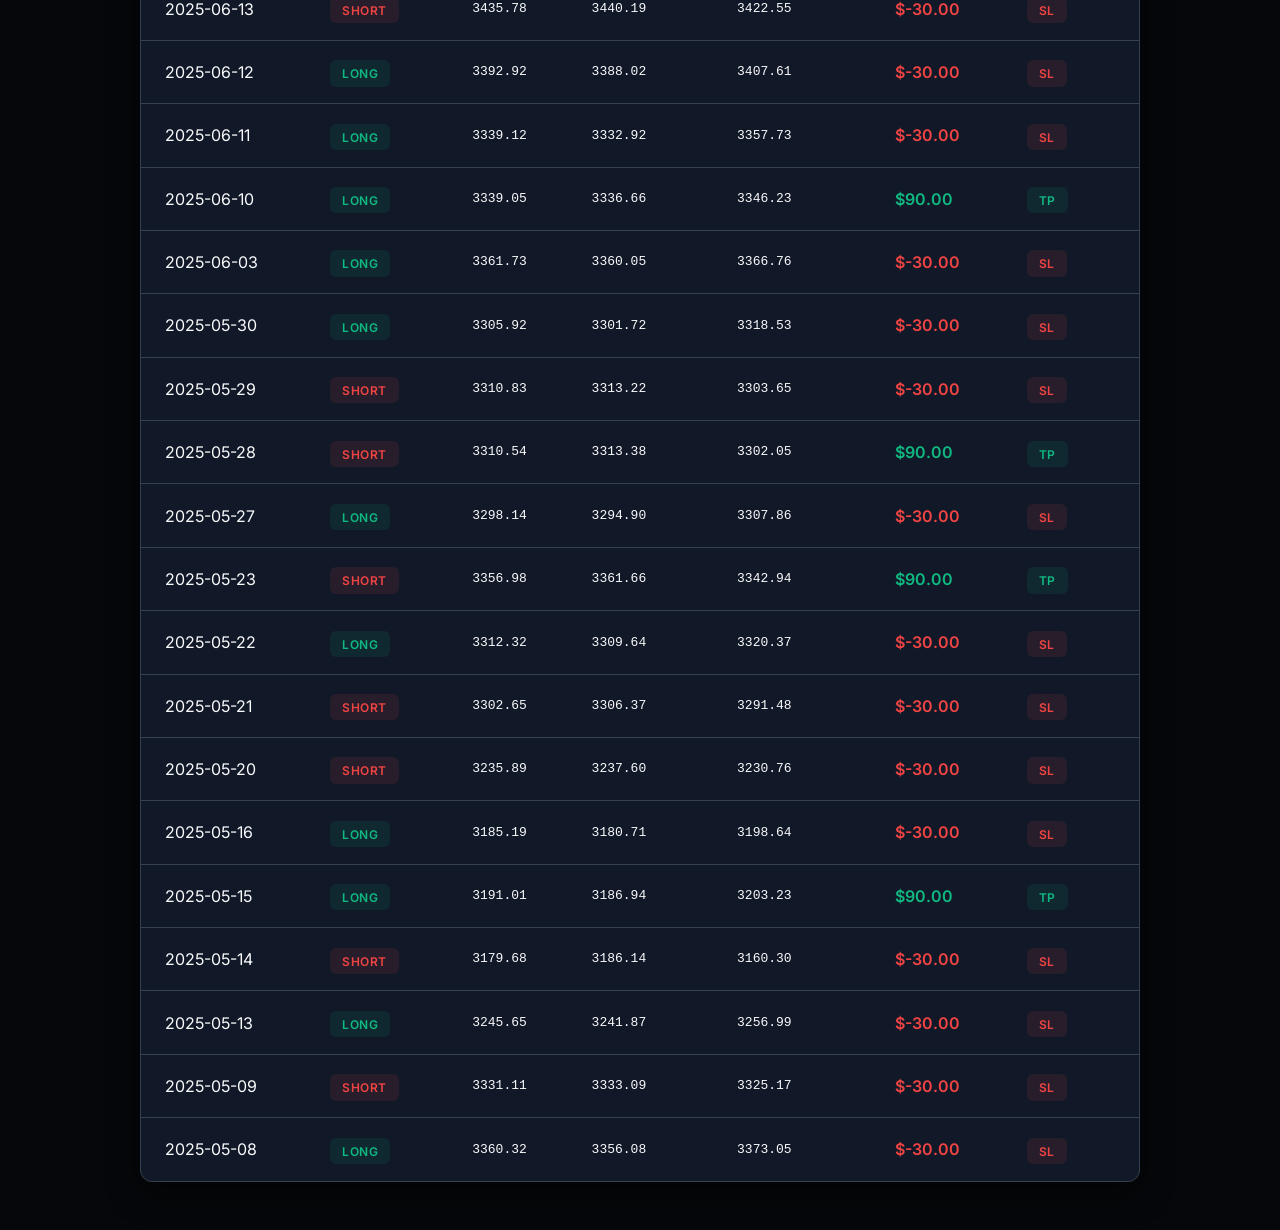
<file: trades_1_year_log.html>
<!DOCTYPE html>
<html lang="en">
<head>
    <meta charset="UTF-8">
    <meta name="viewport" content="width=device-width, initial-scale=1.0">
    <title>XAUUSD Trade Logs (Past 1 Year)</title>
    <link href="https://fonts.googleapis.com/css2?family=Inter:wght@400;600&family=Outfit:wght@600;800&display=swap" rel="stylesheet">
    <style>
        :root {
            --bg: #05070a;
            --surface: #111827;
            --surface-hover: #1f2937;
            --primary: #3b82f6;
            --text: #f9fafb;
            --text-muted: #9ca3af;
            --success: #10b981;
            --danger: #ef4444;
            --border: #374151;
        }
        body {
            font-family: 'Inter', sans-serif;
            background: var(--bg);
            color: var(--text);
            margin: 0;
            padding: 3rem 2rem;
            line-height: 1.5;
        }
        .container { max-width: 1000px; margin: 0 auto; }
        
        .header { text-align: center; margin-bottom: 3rem; }
        h1 { font-family: 'Outfit', sans-serif; font-size: 2.5rem; margin-bottom: 0.5rem; letter-spacing: -0.5px; }
        .subtitle { color: var(--text-muted); font-size: 1.1rem; }
        
        .tabs { display: flex; justify-content: center; gap: 1rem; margin-bottom: 2rem; }
        .tab-btn {
            background: var(--surface);
            color: var(--text-muted);
            border: 1px solid var(--border);
            padding: 0.75rem 2rem;
            border-radius: 30px;
            cursor: pointer;
            font-size: 1rem;
            font-weight: 600;
            transition: all 0.3s ease;
        }
        .tab-btn.active {
            background: rgba(59, 130, 246, 0.1);
            border-color: var(--primary);
            color: var(--primary);
            box-shadow: 0 0 15px rgba(59, 130, 246, 0.2);
        }
        .tab-btn:hover:not(.active) { background: var(--surface-hover); color: var(--text); }
        
        .tab-content { display: none; animation: fadeIn 0.4s ease; }
        .tab-content.active { display: block; }
        @keyframes fadeIn { from { opacity: 0; transform: translateY(10px); } to { opacity: 1; transform: translateY(0); } }
        
        .summary-grid {
            display: grid;
            grid-template-columns: repeat(3, 1fr);
            gap: 1.5rem;
            margin-bottom: 2rem;
        }
        
        .stat-card {
            background: var(--surface);
            border: 1px solid var(--border);
            padding: 1.5rem;
            border-radius: 12px;
            text-align: center;
        }
        .stat-label { color: var(--text-muted); font-size: 0.85rem; text-transform: uppercase; letter-spacing: 1px; margin-bottom: 0.5rem; display: block; }
        .stat-val { font-family: 'Outfit', sans-serif; font-size: 2.2rem; font-weight: 800; }
        
        .table-container {
            background: var(--surface);
            border-radius: 12px;
            border: 1px solid var(--border);
            overflow: hidden;
            box-shadow: 0 10px 30px rgba(0,0,0,0.5);
        }
        
        table {
            width: 100%;
            border-collapse: collapse;
        }
        th, td {
            padding: 1.2rem 1.5rem;
            text-align: left;
            border-bottom: 1px solid var(--border);
        }
        th {
            color: var(--text-muted);
            font-size: 0.75rem;
            text-transform: uppercase;
            letter-spacing: 1px;
            background: rgba(0,0,0,0.2);
            font-weight: 600;
        }
        tr:last-child td { border-bottom: none; }
        tr:hover td { background: rgba(255,255,255,0.02); }
        
        .badge {
            padding: 0.35rem 0.75rem;
            border-radius: 6px;
            font-size: 0.75rem;
            font-weight: 600;
            letter-spacing: 0.5px;
        }
        .badge.success { background: rgba(16, 185, 129, 0.1); color: var(--success); }
        .badge.danger { background: rgba(239, 68, 68, 0.1); color: var(--danger); }
        .bold { font-weight: 600; }
        .success { color: var(--success); }
        .danger { color: var(--danger); }
    </style>
</head>
<body>

<div class="container">
    <div class="header">
        <h1>Raw Trade Logs (1:3 RR)</h1>
        <div class="subtitle">Filtered exactly for the past 1 Year (2025-05-08 to 2026-05-08)</div>
    </div>

    <div class="tabs">
        <button class="tab-btn active" onclick="showTab('tab-1300')">13:00 UTC Anchor</button>
        <button class="tab-btn" onclick="showTab('tab-1255')">12:55 UTC Anchor</button>
    </div>

    <!-- 13:00 TAB -->
    <div id="tab-1300" class="tab-content active">
        <div class="summary-grid">
            <div class="stat-card">
                <span class="stat-label">Win Rate</span>
                <span class="stat-val" style="color: var(--text);">38.9%</span>
            </div>
            <div class="stat-card">
                <span class="stat-label">Net P&L</span>
                <span class="stat-val success">$2,700</span>
            </div>
            <div class="stat-card">
                <span class="stat-label">Total Trades</span>
                <span class="stat-val">162</span>
            </div>
        </div>
        
        <div class="table-container">
            <table>
                <thead>
                    <tr>
                        <th>Date</th>
                        <th>Direction</th>
                        <th>Entry</th>
                        <th>Stop Loss</th>
                        <th>Take Profit</th>
                        <th>P&L</th>
                        <th>Outcome</th>
                    </tr>
                </thead>
                <tbody>
                    
            <tr>
                <td>2026-05-08</td>
                <td><span class='badge danger'>SHORT</span></td>
                <td style="font-family: monospace;">4720.20</td>
                <td style="font-family: monospace;">4726.24</td>
                <td style="font-family: monospace;">4702.09</td>
                <td class="bold danger">$-30.00</td>
                <td><span class='badge danger'>SL</span></td>
            </tr>
            
            <tr>
                <td>2026-05-07</td>
                <td><span class='badge danger'>SHORT</span></td>
                <td style="font-family: monospace;">4737.79</td>
                <td style="font-family: monospace;">4742.06</td>
                <td style="font-family: monospace;">4724.98</td>
                <td class="bold danger">$-30.00</td>
                <td><span class='badge danger'>SL</span></td>
            </tr>
            
            <tr>
                <td>2026-05-06</td>
                <td><span class='badge danger'>SHORT</span></td>
                <td style="font-family: monospace;">4677.22</td>
                <td style="font-family: monospace;">4686.04</td>
                <td style="font-family: monospace;">4650.75</td>
                <td class="bold danger">$-30.00</td>
                <td><span class='badge danger'>SL</span></td>
            </tr>
            
            <tr>
                <td>2026-05-05</td>
                <td><span class='badge success'>LONG</span></td>
                <td style="font-family: monospace;">4575.40</td>
                <td style="font-family: monospace;">4573.40</td>
                <td style="font-family: monospace;">4581.39</td>
                <td class="bold success">$90.00</td>
                <td><span class='badge success'>TP</span></td>
            </tr>
            
            <tr>
                <td>2026-04-28</td>
                <td><span class='badge danger'>SHORT</span></td>
                <td style="font-family: monospace;">4584.14</td>
                <td style="font-family: monospace;">4584.85</td>
                <td style="font-family: monospace;">4582.03</td>
                <td class="bold success">$90.00</td>
                <td><span class='badge success'>TP</span></td>
            </tr>
            
            <tr>
                <td>2026-04-24</td>
                <td><span class='badge danger'>SHORT</span></td>
                <td style="font-family: monospace;">4696.18</td>
                <td style="font-family: monospace;">4703.45</td>
                <td style="font-family: monospace;">4674.36</td>
                <td class="bold danger">$-30.00</td>
                <td><span class='badge danger'>SL</span></td>
            </tr>
            
            <tr>
                <td>2026-04-23</td>
                <td><span class='badge danger'>SHORT</span></td>
                <td style="font-family: monospace;">4729.87</td>
                <td style="font-family: monospace;">4734.65</td>
                <td style="font-family: monospace;">4715.53</td>
                <td class="bold danger">$-30.00</td>
                <td><span class='badge danger'>SL</span></td>
            </tr>
            
            <tr>
                <td>2026-04-22</td>
                <td><span class='badge success'>LONG</span></td>
                <td style="font-family: monospace;">4747.24</td>
                <td style="font-family: monospace;">4738.57</td>
                <td style="font-family: monospace;">4773.27</td>
                <td class="bold danger">$-30.00</td>
                <td><span class='badge danger'>SL</span></td>
            </tr>
            
            <tr>
                <td>2026-04-21</td>
                <td><span class='badge danger'>SHORT</span></td>
                <td style="font-family: monospace;">4778.09</td>
                <td style="font-family: monospace;">4780.29</td>
                <td style="font-family: monospace;">4771.50</td>
                <td class="bold success">$90.00</td>
                <td><span class='badge success'>TP</span></td>
            </tr>
            
            <tr>
                <td>2026-04-17</td>
                <td><span class='badge success'>LONG</span></td>
                <td style="font-family: monospace;">4847.54</td>
                <td style="font-family: monospace;">4839.73</td>
                <td style="font-family: monospace;">4870.94</td>
                <td class="bold success">$90.00</td>
                <td><span class='badge success'>TP</span></td>
            </tr>
            
            <tr>
                <td>2026-04-16</td>
                <td><span class='badge danger'>SHORT</span></td>
                <td style="font-family: monospace;">4816.12</td>
                <td style="font-family: monospace;">4822.20</td>
                <td style="font-family: monospace;">4797.85</td>
                <td class="bold danger">$-30.00</td>
                <td><span class='badge danger'>SL</span></td>
            </tr>
            
            <tr>
                <td>2026-04-14</td>
                <td><span class='badge success'>LONG</span></td>
                <td style="font-family: monospace;">4778.17</td>
                <td style="font-family: monospace;">4776.24</td>
                <td style="font-family: monospace;">4783.97</td>
                <td class="bold success">$90.00</td>
                <td><span class='badge success'>TP</span></td>
            </tr>
            
            <tr>
                <td>2026-04-10</td>
                <td><span class='badge success'>LONG</span></td>
                <td style="font-family: monospace;">4773.68</td>
                <td style="font-family: monospace;">4768.91</td>
                <td style="font-family: monospace;">4787.99</td>
                <td class="bold danger">$-30.00</td>
                <td><span class='badge danger'>SL</span></td>
            </tr>
            
            <tr>
                <td>2026-04-09</td>
                <td><span class='badge success'>LONG</span></td>
                <td style="font-family: monospace;">4747.08</td>
                <td style="font-family: monospace;">4742.06</td>
                <td style="font-family: monospace;">4762.15</td>
                <td class="bold success">$90.00</td>
                <td><span class='badge success'>TP</span></td>
            </tr>
            
            <tr>
                <td>2026-04-08</td>
                <td><span class='badge danger'>SHORT</span></td>
                <td style="font-family: monospace;">4798.91</td>
                <td style="font-family: monospace;">4802.93</td>
                <td style="font-family: monospace;">4786.87</td>
                <td class="bold success">$90.00</td>
                <td><span class='badge success'>TP</span></td>
            </tr>
            
            <tr>
                <td>2026-04-07</td>
                <td><span class='badge success'>LONG</span></td>
                <td style="font-family: monospace;">4657.77</td>
                <td style="font-family: monospace;">4652.13</td>
                <td style="font-family: monospace;">4674.70</td>
                <td class="bold danger">$-30.00</td>
                <td><span class='badge danger'>SL</span></td>
            </tr>
            
            <tr>
                <td>2026-03-31</td>
                <td><span class='badge success'>LONG</span></td>
                <td style="font-family: monospace;">4579.44</td>
                <td style="font-family: monospace;">4567.24</td>
                <td style="font-family: monospace;">4616.05</td>
                <td class="bold success">$90.00</td>
                <td><span class='badge success'>TP</span></td>
            </tr>
            
            <tr>
                <td>2026-03-27</td>
                <td><span class='badge danger'>SHORT</span></td>
                <td style="font-family: monospace;">4431.17</td>
                <td style="font-family: monospace;">4436.30</td>
                <td style="font-family: monospace;">4415.76</td>
                <td class="bold danger">$-30.00</td>
                <td><span class='badge danger'>SL</span></td>
            </tr>
            
            <tr>
                <td>2026-03-26</td>
                <td><span class='badge success'>LONG</span></td>
                <td style="font-family: monospace;">4439.50</td>
                <td style="font-family: monospace;">4434.97</td>
                <td style="font-family: monospace;">4453.11</td>
                <td class="bold danger">$-30.00</td>
                <td><span class='badge danger'>SL</span></td>
            </tr>
            
            <tr>
                <td>2026-03-24</td>
                <td><span class='badge danger'>SHORT</span></td>
                <td style="font-family: monospace;">4369.92</td>
                <td style="font-family: monospace;">4385.66</td>
                <td style="font-family: monospace;">4322.70</td>
                <td class="bold danger">$-30.00</td>
                <td><span class='badge danger'>SL</span></td>
            </tr>
            
            <tr>
                <td>2026-03-20</td>
                <td><span class='badge danger'>SHORT</span></td>
                <td style="font-family: monospace;">4667.22</td>
                <td style="font-family: monospace;">4673.05</td>
                <td style="font-family: monospace;">4649.70</td>
                <td class="bold success">$90.00</td>
                <td><span class='badge success'>TP</span></td>
            </tr>
            
            <tr>
                <td>2026-03-18</td>
                <td><span class='badge danger'>SHORT</span></td>
                <td style="font-family: monospace;">4852.94</td>
                <td style="font-family: monospace;">4866.12</td>
                <td style="font-family: monospace;">4813.40</td>
                <td class="bold danger">$-30.00</td>
                <td><span class='badge danger'>SL</span></td>
            </tr>
            
            <tr>
                <td>2026-03-17</td>
                <td><span class='badge success'>LONG</span></td>
                <td style="font-family: monospace;">5017.08</td>
                <td style="font-family: monospace;">5012.63</td>
                <td style="font-family: monospace;">5030.42</td>
                <td class="bold danger">$-30.00</td>
                <td><span class='badge danger'>SL</span></td>
            </tr>
            
            <tr>
                <td>2026-03-13</td>
                <td><span class='badge danger'>SHORT</span></td>
                <td style="font-family: monospace;">5113.19</td>
                <td style="font-family: monospace;">5115.38</td>
                <td style="font-family: monospace;">5106.62</td>
                <td class="bold danger">$-30.00</td>
                <td><span class='badge danger'>SL</span></td>
            </tr>
            
            <tr>
                <td>2026-03-12</td>
                <td><span class='badge danger'>SHORT</span></td>
                <td style="font-family: monospace;">5179.61</td>
                <td style="font-family: monospace;">5186.29</td>
                <td style="font-family: monospace;">5159.57</td>
                <td class="bold success">$90.00</td>
                <td><span class='badge success'>TP</span></td>
            </tr>
            
            <tr>
                <td>2026-03-11</td>
                <td><span class='badge success'>LONG</span></td>
                <td style="font-family: monospace;">5176.97</td>
                <td style="font-family: monospace;">5173.66</td>
                <td style="font-family: monospace;">5186.88</td>
                <td class="bold danger">$-30.00</td>
                <td><span class='badge danger'>SL</span></td>
            </tr>
            
            <tr>
                <td>2026-03-10</td>
                <td><span class='badge success'>LONG</span></td>
                <td style="font-family: monospace;">5200.68</td>
                <td style="font-family: monospace;">5192.30</td>
                <td style="font-family: monospace;">5225.80</td>
                <td class="bold success">$90.00</td>
                <td><span class='badge success'>TP</span></td>
            </tr>
            
            <tr>
                <td>2026-03-03</td>
                <td><span class='badge danger'>SHORT</span></td>
                <td style="font-family: monospace;">5174.68</td>
                <td style="font-family: monospace;">5184.03</td>
                <td style="font-family: monospace;">5146.62</td>
                <td class="bold success">$90.00</td>
                <td><span class='badge success'>TP</span></td>
            </tr>
            
            <tr>
                <td>2026-02-27</td>
                <td><span class='badge success'>LONG</span></td>
                <td style="font-family: monospace;">5195.32</td>
                <td style="font-family: monospace;">5192.73</td>
                <td style="font-family: monospace;">5203.10</td>
                <td class="bold success">$90.00</td>
                <td><span class='badge success'>TP</span></td>
            </tr>
            
            <tr>
                <td>2026-02-26</td>
                <td><span class='badge danger'>SHORT</span></td>
                <td style="font-family: monospace;">5175.08</td>
                <td style="font-family: monospace;">5181.03</td>
                <td style="font-family: monospace;">5157.23</td>
                <td class="bold success">$90.00</td>
                <td><span class='badge success'>TP</span></td>
            </tr>
            
            <tr>
                <td>2026-02-25</td>
                <td><span class='badge success'>LONG</span></td>
                <td style="font-family: monospace;">5185.72</td>
                <td style="font-family: monospace;">5183.89</td>
                <td style="font-family: monospace;">5191.21</td>
                <td class="bold success">$90.00</td>
                <td><span class='badge success'>TP</span></td>
            </tr>
            
            <tr>
                <td>2026-02-24</td>
                <td><span class='badge success'>LONG</span></td>
                <td style="font-family: monospace;">5160.46</td>
                <td style="font-family: monospace;">5156.14</td>
                <td style="font-family: monospace;">5173.43</td>
                <td class="bold danger">$-30.00</td>
                <td><span class='badge danger'>SL</span></td>
            </tr>
            
            <tr>
                <td>2026-02-20</td>
                <td><span class='badge success'>LONG</span></td>
                <td style="font-family: monospace;">5028.34</td>
                <td style="font-family: monospace;">5025.50</td>
                <td style="font-family: monospace;">5036.88</td>
                <td class="bold danger">$-30.00</td>
                <td><span class='badge danger'>SL</span></td>
            </tr>
            
            <tr>
                <td>2026-02-19</td>
                <td><span class='badge success'>LONG</span></td>
                <td style="font-family: monospace;">4985.55</td>
                <td style="font-family: monospace;">4980.56</td>
                <td style="font-family: monospace;">5000.51</td>
                <td class="bold danger">$-30.00</td>
                <td><span class='badge danger'>SL</span></td>
            </tr>
            
            <tr>
                <td>2026-02-18</td>
                <td><span class='badge success'>LONG</span></td>
                <td style="font-family: monospace;">4955.03</td>
                <td style="font-family: monospace;">4943.73</td>
                <td style="font-family: monospace;">4988.94</td>
                <td class="bold success">$90.00</td>
                <td><span class='badge success'>TP</span></td>
            </tr>
            
            <tr>
                <td>2026-02-17</td>
                <td><span class='badge danger'>SHORT</span></td>
                <td style="font-family: monospace;">4926.47</td>
                <td style="font-family: monospace;">4929.24</td>
                <td style="font-family: monospace;">4918.13</td>
                <td class="bold success">$90.00</td>
                <td><span class='badge success'>TP</span></td>
            </tr>
            
            <tr>
                <td>2026-02-13</td>
                <td><span class='badge danger'>SHORT</span></td>
                <td style="font-family: monospace;">4969.52</td>
                <td style="font-family: monospace;">4972.55</td>
                <td style="font-family: monospace;">4960.42</td>
                <td class="bold success">$90.00</td>
                <td><span class='badge success'>TP</span></td>
            </tr>
            
            <tr>
                <td>2026-02-12</td>
                <td><span class='badge success'>LONG</span></td>
                <td style="font-family: monospace;">5057.57</td>
                <td style="font-family: monospace;">5053.39</td>
                <td style="font-family: monospace;">5070.11</td>
                <td class="bold success">$90.00</td>
                <td><span class='badge success'>TP</span></td>
            </tr>
            
            <tr>
                <td>2026-02-11</td>
                <td><span class='badge danger'>SHORT</span></td>
                <td style="font-family: monospace;">5078.44</td>
                <td style="font-family: monospace;">5083.65</td>
                <td style="font-family: monospace;">5062.81</td>
                <td class="bold danger">$-30.00</td>
                <td><span class='badge danger'>SL</span></td>
            </tr>
            
            <tr>
                <td>2026-02-10</td>
                <td><span class='badge success'>LONG</span></td>
                <td style="font-family: monospace;">5035.05</td>
                <td style="font-family: monospace;">5029.35</td>
                <td style="font-family: monospace;">5052.13</td>
                <td class="bold success">$90.00</td>
                <td><span class='badge success'>TP</span></td>
            </tr>
            
            <tr>
                <td>2026-02-03</td>
                <td><span class='badge success'>LONG</span></td>
                <td style="font-family: monospace;">4921.18</td>
                <td style="font-family: monospace;">4920.82</td>
                <td style="font-family: monospace;">4922.25</td>
                <td class="bold danger">$-30.00</td>
                <td><span class='badge danger'>SL</span></td>
            </tr>
            
            <tr>
                <td>2026-01-29</td>
                <td><span class='badge danger'>SHORT</span></td>
                <td style="font-family: monospace;">5528.64</td>
                <td style="font-family: monospace;">5532.98</td>
                <td style="font-family: monospace;">5515.60</td>
                <td class="bold success">$90.00</td>
                <td><span class='badge success'>TP</span></td>
            </tr>
            
            <tr>
                <td>2026-01-28</td>
                <td><span class='badge danger'>SHORT</span></td>
                <td style="font-family: monospace;">5275.91</td>
                <td style="font-family: monospace;">5283.74</td>
                <td style="font-family: monospace;">5252.40</td>
                <td class="bold danger">$-30.00</td>
                <td><span class='badge danger'>SL</span></td>
            </tr>
            
            <tr>
                <td>2026-01-27</td>
                <td><span class='badge danger'>SHORT</span></td>
                <td style="font-family: monospace;">5084.55</td>
                <td style="font-family: monospace;">5089.24</td>
                <td style="font-family: monospace;">5070.47</td>
                <td class="bold danger">$-30.00</td>
                <td><span class='badge danger'>SL</span></td>
            </tr>
            
            <tr>
                <td>2026-01-23</td>
                <td><span class='badge success'>LONG</span></td>
                <td style="font-family: monospace;">4944.81</td>
                <td style="font-family: monospace;">4940.34</td>
                <td style="font-family: monospace;">4958.22</td>
                <td class="bold danger">$-30.00</td>
                <td><span class='badge danger'>SL</span></td>
            </tr>
            
            <tr>
                <td>2026-01-22</td>
                <td><span class='badge success'>LONG</span></td>
                <td style="font-family: monospace;">4822.77</td>
                <td style="font-family: monospace;">4819.75</td>
                <td style="font-family: monospace;">4831.80</td>
                <td class="bold success">$90.00</td>
                <td><span class='badge success'>TP</span></td>
            </tr>
            
            <tr>
                <td>2026-01-21</td>
                <td><span class='badge success'>LONG</span></td>
                <td style="font-family: monospace;">4865.54</td>
                <td style="font-family: monospace;">4859.88</td>
                <td style="font-family: monospace;">4882.53</td>
                <td class="bold danger">$-30.00</td>
                <td><span class='badge danger'>SL</span></td>
            </tr>
            
            <tr>
                <td>2026-01-16</td>
                <td><span class='badge danger'>SHORT</span></td>
                <td style="font-family: monospace;">4597.94</td>
                <td style="font-family: monospace;">4603.83</td>
                <td style="font-family: monospace;">4580.27</td>
                <td class="bold danger">$-30.00</td>
                <td><span class='badge danger'>SL</span></td>
            </tr>
            
            <tr>
                <td>2026-01-15</td>
                <td><span class='badge danger'>SHORT</span></td>
                <td style="font-family: monospace;">4610.07</td>
                <td style="font-family: monospace;">4615.52</td>
                <td style="font-family: monospace;">4593.73</td>
                <td class="bold success">$90.00</td>
                <td><span class='badge success'>TP</span></td>
            </tr>
            
            <tr>
                <td>2026-01-14</td>
                <td><span class='badge danger'>SHORT</span></td>
                <td style="font-family: monospace;">4632.56</td>
                <td style="font-family: monospace;">4635.94</td>
                <td style="font-family: monospace;">4622.42</td>
                <td class="bold danger">$-30.00</td>
                <td><span class='badge danger'>SL</span></td>
            </tr>
            
            <tr>
                <td>2026-01-13</td>
                <td><span class='badge success'>LONG</span></td>
                <td style="font-family: monospace;">4596.67</td>
                <td style="font-family: monospace;">4593.06</td>
                <td style="font-family: monospace;">4607.49</td>
                <td class="bold success">$90.00</td>
                <td><span class='badge success'>TP</span></td>
            </tr>
            
            <tr>
                <td>2026-01-09</td>
                <td><span class='badge success'>LONG</span></td>
                <td style="font-family: monospace;">4470.51</td>
                <td style="font-family: monospace;">4468.84</td>
                <td style="font-family: monospace;">4475.49</td>
                <td class="bold danger">$-30.00</td>
                <td><span class='badge danger'>SL</span></td>
            </tr>
            
            <tr>
                <td>2026-01-08</td>
                <td><span class='badge danger'>SHORT</span></td>
                <td style="font-family: monospace;">4423.31</td>
                <td style="font-family: monospace;">4424.56</td>
                <td style="font-family: monospace;">4419.54</td>
                <td class="bold success">$90.00</td>
                <td><span class='badge success'>TP</span></td>
            </tr>
            
            <tr>
                <td>2026-01-07</td>
                <td><span class='badge danger'>SHORT</span></td>
                <td style="font-family: monospace;">4443.45</td>
                <td style="font-family: monospace;">4447.44</td>
                <td style="font-family: monospace;">4431.46</td>
                <td class="bold success">$90.00</td>
                <td><span class='badge success'>TP</span></td>
            </tr>
            
            <tr>
                <td>2026-01-06</td>
                <td><span class='badge success'>LONG</span></td>
                <td style="font-family: monospace;">4465.75</td>
                <td style="font-family: monospace;">4463.99</td>
                <td style="font-family: monospace;">4471.03</td>
                <td class="bold danger">$-30.00</td>
                <td><span class='badge danger'>SL</span></td>
            </tr>
            
            <tr>
                <td>2025-12-30</td>
                <td><span class='badge danger'>SHORT</span></td>
                <td style="font-family: monospace;">4399.37</td>
                <td style="font-family: monospace;">4403.96</td>
                <td style="font-family: monospace;">4385.62</td>
                <td class="bold success">$90.00</td>
                <td><span class='badge success'>TP</span></td>
            </tr>
            
            <tr>
                <td>2025-12-24</td>
                <td><span class='badge danger'>SHORT</span></td>
                <td style="font-family: monospace;">4487.56</td>
                <td style="font-family: monospace;">4493.96</td>
                <td style="font-family: monospace;">4468.34</td>
                <td class="bold success">$90.00</td>
                <td><span class='badge success'>TP</span></td>
            </tr>
            
            <tr>
                <td>2025-12-23</td>
                <td><span class='badge success'>LONG</span></td>
                <td style="font-family: monospace;">4493.00</td>
                <td style="font-family: monospace;">4487.39</td>
                <td style="font-family: monospace;">4509.82</td>
                <td class="bold danger">$-30.00</td>
                <td><span class='badge danger'>SL</span></td>
            </tr>
            
            <tr>
                <td>2025-12-19</td>
                <td><span class='badge success'>LONG</span></td>
                <td style="font-family: monospace;">4328.67</td>
                <td style="font-family: monospace;">4327.43</td>
                <td style="font-family: monospace;">4332.41</td>
                <td class="bold success">$90.00</td>
                <td><span class='badge success'>TP</span></td>
            </tr>
            
            <tr>
                <td>2025-12-18</td>
                <td><span class='badge danger'>SHORT</span></td>
                <td style="font-family: monospace;">4319.70</td>
                <td style="font-family: monospace;">4321.28</td>
                <td style="font-family: monospace;">4314.96</td>
                <td class="bold danger">$-30.00</td>
                <td><span class='badge danger'>SL</span></td>
            </tr>
            
            <tr>
                <td>2025-12-17</td>
                <td><span class='badge success'>LONG</span></td>
                <td style="font-family: monospace;">4321.70</td>
                <td style="font-family: monospace;">4320.07</td>
                <td style="font-family: monospace;">4326.56</td>
                <td class="bold success">$90.00</td>
                <td><span class='badge success'>TP</span></td>
            </tr>
            
            <tr>
                <td>2025-12-16</td>
                <td><span class='badge success'>LONG</span></td>
                <td style="font-family: monospace;">4295.26</td>
                <td style="font-family: monospace;">4290.98</td>
                <td style="font-family: monospace;">4308.07</td>
                <td class="bold success">$90.00</td>
                <td><span class='badge success'>TP</span></td>
            </tr>
            
            <tr>
                <td>2025-12-12</td>
                <td><span class='badge success'>LONG</span></td>
                <td style="font-family: monospace;">4332.60</td>
                <td style="font-family: monospace;">4331.24</td>
                <td style="font-family: monospace;">4336.68</td>
                <td class="bold success">$90.00</td>
                <td><span class='badge success'>TP</span></td>
            </tr>
            
            <tr>
                <td>2025-12-11</td>
                <td><span class='badge danger'>SHORT</span></td>
                <td style="font-family: monospace;">4215.04</td>
                <td style="font-family: monospace;">4217.30</td>
                <td style="font-family: monospace;">4208.23</td>
                <td class="bold success">$90.00</td>
                <td><span class='badge success'>TP</span></td>
            </tr>
            
            <tr>
                <td>2025-12-10</td>
                <td><span class='badge success'>LONG</span></td>
                <td style="font-family: monospace;">4198.52</td>
                <td style="font-family: monospace;">4195.53</td>
                <td style="font-family: monospace;">4207.49</td>
                <td class="bold danger">$-30.00</td>
                <td><span class='badge danger'>SL</span></td>
            </tr>
            
            <tr>
                <td>2025-12-02</td>
                <td><span class='badge danger'>SHORT</span></td>
                <td style="font-family: monospace;">4208.78</td>
                <td style="font-family: monospace;">4212.85</td>
                <td style="font-family: monospace;">4196.58</td>
                <td class="bold danger">$-30.00</td>
                <td><span class='badge danger'>SL</span></td>
            </tr>
            
            <tr>
                <td>2025-11-28</td>
                <td><span class='badge danger'>SHORT</span></td>
                <td style="font-family: monospace;">4176.56</td>
                <td style="font-family: monospace;">4178.61</td>
                <td style="font-family: monospace;">4170.42</td>
                <td class="bold success">$90.00</td>
                <td><span class='badge success'>TP</span></td>
            </tr>
            
            <tr>
                <td>2025-11-27</td>
                <td><span class='badge danger'>SHORT</span></td>
                <td style="font-family: monospace;">4150.28</td>
                <td style="font-family: monospace;">4153.97</td>
                <td style="font-family: monospace;">4139.21</td>
                <td class="bold danger">$-30.00</td>
                <td><span class='badge danger'>SL</span></td>
            </tr>
            
            <tr>
                <td>2025-11-26</td>
                <td><span class='badge success'>LONG</span></td>
                <td style="font-family: monospace;">4159.31</td>
                <td style="font-family: monospace;">4157.53</td>
                <td style="font-family: monospace;">4164.67</td>
                <td class="bold danger">$-30.00</td>
                <td><span class='badge danger'>SL</span></td>
            </tr>
            
            <tr>
                <td>2025-11-25</td>
                <td><span class='badge success'>LONG</span></td>
                <td style="font-family: monospace;">4134.29</td>
                <td style="font-family: monospace;">4131.84</td>
                <td style="font-family: monospace;">4141.63</td>
                <td class="bold success">$90.00</td>
                <td><span class='badge success'>TP</span></td>
            </tr>
            
            <tr>
                <td>2025-11-21</td>
                <td><span class='badge success'>LONG</span></td>
                <td style="font-family: monospace;">4067.14</td>
                <td style="font-family: monospace;">4059.80</td>
                <td style="font-family: monospace;">4089.18</td>
                <td class="bold danger">$-30.00</td>
                <td><span class='badge danger'>SL</span></td>
            </tr>
            
            <tr>
                <td>2025-11-20</td>
                <td><span class='badge success'>LONG</span></td>
                <td style="font-family: monospace;">4088.82</td>
                <td style="font-family: monospace;">4086.01</td>
                <td style="font-family: monospace;">4097.25</td>
                <td class="bold danger">$-30.00</td>
                <td><span class='badge danger'>SL</span></td>
            </tr>
            
            <tr>
                <td>2025-11-19</td>
                <td><span class='badge danger'>SHORT</span></td>
                <td style="font-family: monospace;">4109.19</td>
                <td style="font-family: monospace;">4113.67</td>
                <td style="font-family: monospace;">4095.75</td>
                <td class="bold danger">$-30.00</td>
                <td><span class='badge danger'>SL</span></td>
            </tr>
            
            <tr>
                <td>2025-11-14</td>
                <td><span class='badge danger'>SHORT</span></td>
                <td style="font-family: monospace;">4108.23</td>
                <td style="font-family: monospace;">4112.30</td>
                <td style="font-family: monospace;">4096.05</td>
                <td class="bold success">$90.00</td>
                <td><span class='badge success'>TP</span></td>
            </tr>
            
            <tr>
                <td>2025-11-13</td>
                <td><span class='badge danger'>SHORT</span></td>
                <td style="font-family: monospace;">4228.53</td>
                <td style="font-family: monospace;">4233.40</td>
                <td style="font-family: monospace;">4213.93</td>
                <td class="bold danger">$-30.00</td>
                <td><span class='badge danger'>SL</span></td>
            </tr>
            
            <tr>
                <td>2025-11-12</td>
                <td><span class='badge danger'>SHORT</span></td>
                <td style="font-family: monospace;">4127.19</td>
                <td style="font-family: monospace;">4131.94</td>
                <td style="font-family: monospace;">4112.95</td>
                <td class="bold danger">$-30.00</td>
                <td><span class='badge danger'>SL</span></td>
            </tr>
            
            <tr>
                <td>2025-11-11</td>
                <td><span class='badge success'>LONG</span></td>
                <td style="font-family: monospace;">4137.08</td>
                <td style="font-family: monospace;">4134.56</td>
                <td style="font-family: monospace;">4144.65</td>
                <td class="bold success">$90.00</td>
                <td><span class='badge success'>TP</span></td>
            </tr>
            
            <tr>
                <td>2025-11-04</td>
                <td><span class='badge success'>LONG</span></td>
                <td style="font-family: monospace;">3988.88</td>
                <td style="font-family: monospace;">3986.65</td>
                <td style="font-family: monospace;">3995.56</td>
                <td class="bold success">$90.00</td>
                <td><span class='badge success'>TP</span></td>
            </tr>
            
            <tr>
                <td>2025-10-31</td>
                <td><span class='badge success'>LONG</span></td>
                <td style="font-family: monospace;">4027.39</td>
                <td style="font-family: monospace;">4023.08</td>
                <td style="font-family: monospace;">4040.31</td>
                <td class="bold danger">$-30.00</td>
                <td><span class='badge danger'>SL</span></td>
            </tr>
            
            <tr>
                <td>2025-10-30</td>
                <td><span class='badge success'>LONG</span></td>
                <td style="font-family: monospace;">3975.67</td>
                <td style="font-family: monospace;">3970.36</td>
                <td style="font-family: monospace;">3991.59</td>
                <td class="bold danger">$-30.00</td>
                <td><span class='badge danger'>SL</span></td>
            </tr>
            
            <tr>
                <td>2025-10-29</td>
                <td><span class='badge danger'>SHORT</span></td>
                <td style="font-family: monospace;">4014.72</td>
                <td style="font-family: monospace;">4019.28</td>
                <td style="font-family: monospace;">4001.05</td>
                <td class="bold danger">$-30.00</td>
                <td><span class='badge danger'>SL</span></td>
            </tr>
            
            <tr>
                <td>2025-10-28</td>
                <td><span class='badge success'>LONG</span></td>
                <td style="font-family: monospace;">3927.98</td>
                <td style="font-family: monospace;">3921.71</td>
                <td style="font-family: monospace;">3946.81</td>
                <td class="bold danger">$-30.00</td>
                <td><span class='badge danger'>SL</span></td>
            </tr>
            
            <tr>
                <td>2025-10-24</td>
                <td><span class='badge success'>LONG</span></td>
                <td style="font-family: monospace;">4091.24</td>
                <td style="font-family: monospace;">4088.24</td>
                <td style="font-family: monospace;">4100.26</td>
                <td class="bold success">$90.00</td>
                <td><span class='badge success'>TP</span></td>
            </tr>
            
            <tr>
                <td>2025-10-23</td>
                <td><span class='badge success'>LONG</span></td>
                <td style="font-family: monospace;">4131.35</td>
                <td style="font-family: monospace;">4127.90</td>
                <td style="font-family: monospace;">4141.69</td>
                <td class="bold success">$90.00</td>
                <td><span class='badge success'>TP</span></td>
            </tr>
            
            <tr>
                <td>2025-10-22</td>
                <td><span class='badge success'>LONG</span></td>
                <td style="font-family: monospace;">4066.78</td>
                <td style="font-family: monospace;">4055.84</td>
                <td style="font-family: monospace;">4099.60</td>
                <td class="bold danger">$-30.00</td>
                <td><span class='badge danger'>SL</span></td>
            </tr>
            
            <tr>
                <td>2025-10-21</td>
                <td><span class='badge danger'>SHORT</span></td>
                <td style="font-family: monospace;">4191.92</td>
                <td style="font-family: monospace;">4203.97</td>
                <td style="font-family: monospace;">4155.79</td>
                <td class="bold danger">$-30.00</td>
                <td><span class='badge danger'>SL</span></td>
            </tr>
            
            <tr>
                <td>2025-10-17</td>
                <td><span class='badge danger'>SHORT</span></td>
                <td style="font-family: monospace;">4302.22</td>
                <td style="font-family: monospace;">4309.46</td>
                <td style="font-family: monospace;">4280.50</td>
                <td class="bold danger">$-30.00</td>
                <td><span class='badge danger'>SL</span></td>
            </tr>
            
            <tr>
                <td>2025-10-16</td>
                <td><span class='badge success'>LONG</span></td>
                <td style="font-family: monospace;">4245.54</td>
                <td style="font-family: monospace;">4240.75</td>
                <td style="font-family: monospace;">4259.93</td>
                <td class="bold success">$90.00</td>
                <td><span class='badge success'>TP</span></td>
            </tr>
            
            <tr>
                <td>2025-10-15</td>
                <td><span class='badge success'>LONG</span></td>
                <td style="font-family: monospace;">4190.64</td>
                <td style="font-family: monospace;">4187.16</td>
                <td style="font-family: monospace;">4201.09</td>
                <td class="bold danger">$-30.00</td>
                <td><span class='badge danger'>SL</span></td>
            </tr>
            
            <tr>
                <td>2025-10-14</td>
                <td><span class='badge success'>LONG</span></td>
                <td style="font-family: monospace;">4107.16</td>
                <td style="font-family: monospace;">4099.09</td>
                <td style="font-family: monospace;">4131.35</td>
                <td class="bold success">$90.00</td>
                <td><span class='badge success'>TP</span></td>
            </tr>
            
            <tr>
                <td>2025-10-10</td>
                <td><span class='badge success'>LONG</span></td>
                <td style="font-family: monospace;">3986.88</td>
                <td style="font-family: monospace;">3979.69</td>
                <td style="font-family: monospace;">4008.44</td>
                <td class="bold danger">$-30.00</td>
                <td><span class='badge danger'>SL</span></td>
            </tr>
            
            <tr>
                <td>2025-10-09</td>
                <td><span class='badge success'>LONG</span></td>
                <td style="font-family: monospace;">4055.41</td>
                <td style="font-family: monospace;">4052.53</td>
                <td style="font-family: monospace;">4064.04</td>
                <td class="bold danger">$-30.00</td>
                <td><span class='badge danger'>SL</span></td>
            </tr>
            
            <tr>
                <td>2025-10-08</td>
                <td><span class='badge success'>LONG</span></td>
                <td style="font-family: monospace;">4043.93</td>
                <td style="font-family: monospace;">4042.24</td>
                <td style="font-family: monospace;">4048.98</td>
                <td class="bold success">$90.00</td>
                <td><span class='badge success'>TP</span></td>
            </tr>
            
            <tr>
                <td>2025-10-07</td>
                <td><span class='badge success'>LONG</span></td>
                <td style="font-family: monospace;">3982.93</td>
                <td style="font-family: monospace;">3980.66</td>
                <td style="font-family: monospace;">3989.72</td>
                <td class="bold danger">$-30.00</td>
                <td><span class='badge danger'>SL</span></td>
            </tr>
            
            <tr>
                <td>2025-09-30</td>
                <td><span class='badge danger'>SHORT</span></td>
                <td style="font-family: monospace;">3814.24</td>
                <td style="font-family: monospace;">3817.38</td>
                <td style="font-family: monospace;">3804.83</td>
                <td class="bold danger">$-30.00</td>
                <td><span class='badge danger'>SL</span></td>
            </tr>
            
            <tr>
                <td>2025-09-26</td>
                <td><span class='badge success'>LONG</span></td>
                <td style="font-family: monospace;">3755.36</td>
                <td style="font-family: monospace;">3753.81</td>
                <td style="font-family: monospace;">3759.98</td>
                <td class="bold success">$90.00</td>
                <td><span class='badge success'>TP</span></td>
            </tr>
            
            <tr>
                <td>2025-09-25</td>
                <td><span class='badge success'>LONG</span></td>
                <td style="font-family: monospace;">3740.30</td>
                <td style="font-family: monospace;">3734.30</td>
                <td style="font-family: monospace;">3758.32</td>
                <td class="bold danger">$-30.00</td>
                <td><span class='badge danger'>SL</span></td>
            </tr>
            
            <tr>
                <td>2025-09-24</td>
                <td><span class='badge success'>LONG</span></td>
                <td style="font-family: monospace;">3769.55</td>
                <td style="font-family: monospace;">3767.40</td>
                <td style="font-family: monospace;">3775.99</td>
                <td class="bold danger">$-30.00</td>
                <td><span class='badge danger'>SL</span></td>
            </tr>
            
            <tr>
                <td>2025-09-23</td>
                <td><span class='badge success'>LONG</span></td>
                <td style="font-family: monospace;">3787.19</td>
                <td style="font-family: monospace;">3783.58</td>
                <td style="font-family: monospace;">3798.04</td>
                <td class="bold danger">$-30.00</td>
                <td><span class='badge danger'>SL</span></td>
            </tr>
            
            <tr>
                <td>2025-09-19</td>
                <td><span class='badge success'>LONG</span></td>
                <td style="font-family: monospace;">3649.64</td>
                <td style="font-family: monospace;">3645.50</td>
                <td style="font-family: monospace;">3662.04</td>
                <td class="bold success">$90.00</td>
                <td><span class='badge success'>TP</span></td>
            </tr>
            
            <tr>
                <td>2025-09-18</td>
                <td><span class='badge danger'>SHORT</span></td>
                <td style="font-family: monospace;">3659.59</td>
                <td style="font-family: monospace;">3663.08</td>
                <td style="font-family: monospace;">3649.10</td>
                <td class="bold success">$90.00</td>
                <td><span class='badge success'>TP</span></td>
            </tr>
            
            <tr>
                <td>2025-09-17</td>
                <td><span class='badge danger'>SHORT</span></td>
                <td style="font-family: monospace;">3675.22</td>
                <td style="font-family: monospace;">3677.90</td>
                <td style="font-family: monospace;">3667.19</td>
                <td class="bold danger">$-30.00</td>
                <td><span class='badge danger'>SL</span></td>
            </tr>
            
            <tr>
                <td>2025-09-16</td>
                <td><span class='badge danger'>SHORT</span></td>
                <td style="font-family: monospace;">3685.59</td>
                <td style="font-family: monospace;">3688.44</td>
                <td style="font-family: monospace;">3677.05</td>
                <td class="bold danger">$-30.00</td>
                <td><span class='badge danger'>SL</span></td>
            </tr>
            
            <tr>
                <td>2025-09-12</td>
                <td><span class='badge success'>LONG</span></td>
                <td style="font-family: monospace;">3647.51</td>
                <td style="font-family: monospace;">3646.80</td>
                <td style="font-family: monospace;">3649.64</td>
                <td class="bold success">$90.00</td>
                <td><span class='badge success'>TP</span></td>
            </tr>
            
            <tr>
                <td>2025-09-11</td>
                <td><span class='badge success'>LONG</span></td>
                <td style="font-family: monospace;">3635.36</td>
                <td style="font-family: monospace;">3631.82</td>
                <td style="font-family: monospace;">3645.95</td>
                <td class="bold danger">$-30.00</td>
                <td><span class='badge danger'>SL</span></td>
            </tr>
            
            <tr>
                <td>2025-09-10</td>
                <td><span class='badge success'>LONG</span></td>
                <td style="font-family: monospace;">3647.22</td>
                <td style="font-family: monospace;">3641.70</td>
                <td style="font-family: monospace;">3663.80</td>
                <td class="bold danger">$-30.00</td>
                <td><span class='badge danger'>SL</span></td>
            </tr>
            
            <tr>
                <td>2025-09-09</td>
                <td><span class='badge success'>LONG</span></td>
                <td style="font-family: monospace;">3653.16</td>
                <td style="font-family: monospace;">3649.14</td>
                <td style="font-family: monospace;">3665.19</td>
                <td class="bold success">$90.00</td>
                <td><span class='badge success'>TP</span></td>
            </tr>
            
            <tr>
                <td>2025-09-02</td>
                <td><span class='badge danger'>SHORT</span></td>
                <td style="font-family: monospace;">3480.50</td>
                <td style="font-family: monospace;">3482.72</td>
                <td style="font-family: monospace;">3473.84</td>
                <td class="bold danger">$-30.00</td>
                <td><span class='badge danger'>SL</span></td>
            </tr>
            
            <tr>
                <td>2025-08-29</td>
                <td><span class='badge danger'>SHORT</span></td>
                <td style="font-family: monospace;">3416.52</td>
                <td style="font-family: monospace;">3418.06</td>
                <td style="font-family: monospace;">3411.90</td>
                <td class="bold danger">$-30.00</td>
                <td><span class='badge danger'>SL</span></td>
            </tr>
            
            <tr>
                <td>2025-08-28</td>
                <td><span class='badge danger'>SHORT</span></td>
                <td style="font-family: monospace;">3396.55</td>
                <td style="font-family: monospace;">3400.92</td>
                <td style="font-family: monospace;">3383.44</td>
                <td class="bold danger">$-30.00</td>
                <td><span class='badge danger'>SL</span></td>
            </tr>
            
            <tr>
                <td>2025-08-27</td>
                <td><span class='badge success'>LONG</span></td>
                <td style="font-family: monospace;">3382.59</td>
                <td style="font-family: monospace;">3380.04</td>
                <td style="font-family: monospace;">3390.23</td>
                <td class="bold danger">$-30.00</td>
                <td><span class='badge danger'>SL</span></td>
            </tr>
            
            <tr>
                <td>2025-08-22</td>
                <td><span class='badge success'>LONG</span></td>
                <td style="font-family: monospace;">3326.08</td>
                <td style="font-family: monospace;">3323.52</td>
                <td style="font-family: monospace;">3333.74</td>
                <td class="bold success">$90.00</td>
                <td><span class='badge success'>TP</span></td>
            </tr>
            
            <tr>
                <td>2025-08-21</td>
                <td><span class='badge danger'>SHORT</span></td>
                <td style="font-family: monospace;">3340.95</td>
                <td style="font-family: monospace;">3342.63</td>
                <td style="font-family: monospace;">3335.93</td>
                <td class="bold danger">$-30.00</td>
                <td><span class='badge danger'>SL</span></td>
            </tr>
            
            <tr>
                <td>2025-08-20</td>
                <td><span class='badge danger'>SHORT</span></td>
                <td style="font-family: monospace;">3340.76</td>
                <td style="font-family: monospace;">3342.96</td>
                <td style="font-family: monospace;">3334.18</td>
                <td class="bold danger">$-30.00</td>
                <td><span class='badge danger'>SL</span></td>
            </tr>
            
            <tr>
                <td>2025-08-19</td>
                <td><span class='badge danger'>SHORT</span></td>
                <td style="font-family: monospace;">3333.55</td>
                <td style="font-family: monospace;">3335.51</td>
                <td style="font-family: monospace;">3327.66</td>
                <td class="bold success">$90.00</td>
                <td><span class='badge success'>TP</span></td>
            </tr>
            
            <tr>
                <td>2025-08-15</td>
                <td><span class='badge danger'>SHORT</span></td>
                <td style="font-family: monospace;">3341.23</td>
                <td style="font-family: monospace;">3344.01</td>
                <td style="font-family: monospace;">3332.88</td>
                <td class="bold danger">$-30.00</td>
                <td><span class='badge danger'>SL</span></td>
            </tr>
            
            <tr>
                <td>2025-08-14</td>
                <td><span class='badge success'>LONG</span></td>
                <td style="font-family: monospace;">3354.61</td>
                <td style="font-family: monospace;">3352.41</td>
                <td style="font-family: monospace;">3361.20</td>
                <td class="bold danger">$-30.00</td>
                <td><span class='badge danger'>SL</span></td>
            </tr>
            
            <tr>
                <td>2025-08-13</td>
                <td><span class='badge danger'>SHORT</span></td>
                <td style="font-family: monospace;">3354.85</td>
                <td style="font-family: monospace;">3357.88</td>
                <td style="font-family: monospace;">3345.74</td>
                <td class="bold danger">$-30.00</td>
                <td><span class='badge danger'>SL</span></td>
            </tr>
            
            <tr>
                <td>2025-08-12</td>
                <td><span class='badge danger'>SHORT</span></td>
                <td style="font-family: monospace;">3348.31</td>
                <td style="font-family: monospace;">3352.65</td>
                <td style="font-family: monospace;">3335.29</td>
                <td class="bold danger">$-30.00</td>
                <td><span class='badge danger'>SL</span></td>
            </tr>
            
            <tr>
                <td>2025-08-08</td>
                <td><span class='badge danger'>SHORT</span></td>
                <td style="font-family: monospace;">3388.35</td>
                <td style="font-family: monospace;">3394.80</td>
                <td style="font-family: monospace;">3368.98</td>
                <td class="bold danger">$-30.00</td>
                <td><span class='badge danger'>SL</span></td>
            </tr>
            
            <tr>
                <td>2025-08-07</td>
                <td><span class='badge success'>LONG</span></td>
                <td style="font-family: monospace;">3384.35</td>
                <td style="font-family: monospace;">3382.05</td>
                <td style="font-family: monospace;">3391.27</td>
                <td class="bold success">$90.00</td>
                <td><span class='badge success'>TP</span></td>
            </tr>
            
            <tr>
                <td>2025-08-05</td>
                <td><span class='badge success'>LONG</span></td>
                <td style="font-family: monospace;">3368.48</td>
                <td style="font-family: monospace;">3366.07</td>
                <td style="font-family: monospace;">3375.71</td>
                <td class="bold success">$90.00</td>
                <td><span class='badge success'>TP</span></td>
            </tr>
            
            <tr>
                <td>2025-07-29</td>
                <td><span class='badge danger'>SHORT</span></td>
                <td style="font-family: monospace;">3320.62</td>
                <td style="font-family: monospace;">3322.34</td>
                <td style="font-family: monospace;">3315.44</td>
                <td class="bold danger">$-30.00</td>
                <td><span class='badge danger'>SL</span></td>
            </tr>
            
            <tr>
                <td>2025-07-25</td>
                <td><span class='badge success'>LONG</span></td>
                <td style="font-family: monospace;">3341.72</td>
                <td style="font-family: monospace;">3336.84</td>
                <td style="font-family: monospace;">3356.37</td>
                <td class="bold danger">$-30.00</td>
                <td><span class='badge danger'>SL</span></td>
            </tr>
            
            <tr>
                <td>2025-07-24</td>
                <td><span class='badge success'>LONG</span></td>
                <td style="font-family: monospace;">3355.80</td>
                <td style="font-family: monospace;">3354.04</td>
                <td style="font-family: monospace;">3361.10</td>
                <td class="bold success">$90.00</td>
                <td><span class='badge success'>TP</span></td>
            </tr>
            
            <tr>
                <td>2025-07-23</td>
                <td><span class='badge danger'>SHORT</span></td>
                <td style="font-family: monospace;">3412.83</td>
                <td style="font-family: monospace;">3416.03</td>
                <td style="font-family: monospace;">3403.22</td>
                <td class="bold danger">$-30.00</td>
                <td><span class='badge danger'>SL</span></td>
            </tr>
            
            <tr>
                <td>2025-07-22</td>
                <td><span class='badge success'>LONG</span></td>
                <td style="font-family: monospace;">3410.82</td>
                <td style="font-family: monospace;">3409.00</td>
                <td style="font-family: monospace;">3416.30</td>
                <td class="bold danger">$-30.00</td>
                <td><span class='badge danger'>SL</span></td>
            </tr>
            
            <tr>
                <td>2025-07-18</td>
                <td><span class='badge success'>LONG</span></td>
                <td style="font-family: monospace;">3360.02</td>
                <td style="font-family: monospace;">3358.23</td>
                <td style="font-family: monospace;">3365.38</td>
                <td class="bold danger">$-30.00</td>
                <td><span class='badge danger'>SL</span></td>
            </tr>
            
            <tr>
                <td>2025-07-17</td>
                <td><span class='badge success'>LONG</span></td>
                <td style="font-family: monospace;">3314.96</td>
                <td style="font-family: monospace;">3311.79</td>
                <td style="font-family: monospace;">3324.48</td>
                <td class="bold success">$90.00</td>
                <td><span class='badge success'>TP</span></td>
            </tr>
            
            <tr>
                <td>2025-07-16</td>
                <td><span class='badge danger'>SHORT</span></td>
                <td style="font-family: monospace;">3333.98</td>
                <td style="font-family: monospace;">3336.74</td>
                <td style="font-family: monospace;">3325.71</td>
                <td class="bold danger">$-30.00</td>
                <td><span class='badge danger'>SL</span></td>
            </tr>
            
            <tr>
                <td>2025-07-15</td>
                <td><span class='badge success'>LONG</span></td>
                <td style="font-family: monospace;">3351.80</td>
                <td style="font-family: monospace;">3347.34</td>
                <td style="font-family: monospace;">3365.19</td>
                <td class="bold danger">$-30.00</td>
                <td><span class='badge danger'>SL</span></td>
            </tr>
            
            <tr>
                <td>2025-07-11</td>
                <td><span class='badge success'>LONG</span></td>
                <td style="font-family: monospace;">3357.94</td>
                <td style="font-family: monospace;">3355.20</td>
                <td style="font-family: monospace;">3366.19</td>
                <td class="bold danger">$-30.00</td>
                <td><span class='badge danger'>SL</span></td>
            </tr>
            
            <tr>
                <td>2025-07-09</td>
                <td><span class='badge success'>LONG</span></td>
                <td style="font-family: monospace;">3298.96</td>
                <td style="font-family: monospace;">3295.18</td>
                <td style="font-family: monospace;">3310.27</td>
                <td class="bold danger">$-30.00</td>
                <td><span class='badge danger'>SL</span></td>
            </tr>
            
            <tr>
                <td>2025-07-08</td>
                <td><span class='badge danger'>SHORT</span></td>
                <td style="font-family: monospace;">3325.80</td>
                <td style="font-family: monospace;">3327.38</td>
                <td style="font-family: monospace;">3321.04</td>
                <td class="bold success">$90.00</td>
                <td><span class='badge success'>TP</span></td>
            </tr>
            
            <tr>
                <td>2025-07-01</td>
                <td><span class='badge danger'>SHORT</span></td>
                <td style="font-family: monospace;">3352.09</td>
                <td style="font-family: monospace;">3353.07</td>
                <td style="font-family: monospace;">3349.16</td>
                <td class="bold success">$90.00</td>
                <td><span class='badge success'>TP</span></td>
            </tr>
            
            <tr>
                <td>2025-06-27</td>
                <td><span class='badge danger'>SHORT</span></td>
                <td style="font-family: monospace;">3262.85</td>
                <td style="font-family: monospace;">3269.40</td>
                <td style="font-family: monospace;">3243.19</td>
                <td class="bold danger">$-30.00</td>
                <td><span class='badge danger'>SL</span></td>
            </tr>
            
            <tr>
                <td>2025-06-26</td>
                <td><span class='badge danger'>SHORT</span></td>
                <td style="font-family: monospace;">3318.31</td>
                <td style="font-family: monospace;">3325.24</td>
                <td style="font-family: monospace;">3297.50</td>
                <td class="bold danger">$-30.00</td>
                <td><span class='badge danger'>SL</span></td>
            </tr>
            
            <tr>
                <td>2025-06-25</td>
                <td><span class='badge danger'>SHORT</span></td>
                <td style="font-family: monospace;">3317.03</td>
                <td style="font-family: monospace;">3318.94</td>
                <td style="font-family: monospace;">3311.32</td>
                <td class="bold danger">$-30.00</td>
                <td><span class='badge danger'>SL</span></td>
            </tr>
            
            <tr>
                <td>2025-06-24</td>
                <td><span class='badge danger'>SHORT</span></td>
                <td style="font-family: monospace;">3312.20</td>
                <td style="font-family: monospace;">3317.00</td>
                <td style="font-family: monospace;">3297.82</td>
                <td class="bold danger">$-30.00</td>
                <td><span class='badge danger'>SL</span></td>
            </tr>
            
            <tr>
                <td>2025-06-20</td>
                <td><span class='badge success'>LONG</span></td>
                <td style="font-family: monospace;">3346.84</td>
                <td style="font-family: monospace;">3345.73</td>
                <td style="font-family: monospace;">3350.19</td>
                <td class="bold success">$90.00</td>
                <td><span class='badge success'>TP</span></td>
            </tr>
            
            <tr>
                <td>2025-06-19</td>
                <td><span class='badge success'>LONG</span></td>
                <td style="font-family: monospace;">3368.20</td>
                <td style="font-family: monospace;">3364.64</td>
                <td style="font-family: monospace;">3378.90</td>
                <td class="bold danger">$-30.00</td>
                <td><span class='badge danger'>SL</span></td>
            </tr>
            
            <tr>
                <td>2025-06-18</td>
                <td><span class='badge success'>LONG</span></td>
                <td style="font-family: monospace;">3389.30</td>
                <td style="font-family: monospace;">3387.75</td>
                <td style="font-family: monospace;">3393.95</td>
                <td class="bold success">$90.00</td>
                <td><span class='badge success'>TP</span></td>
            </tr>
            
            <tr>
                <td>2025-06-17</td>
                <td><span class='badge success'>LONG</span></td>
                <td style="font-family: monospace;">3389.38</td>
                <td style="font-family: monospace;">3387.53</td>
                <td style="font-family: monospace;">3394.90</td>
                <td class="bold success">$90.00</td>
                <td><span class='badge success'>TP</span></td>
            </tr>
            
            <tr>
                <td>2025-06-13</td>
                <td><span class='badge danger'>SHORT</span></td>
                <td style="font-family: monospace;">3435.78</td>
                <td style="font-family: monospace;">3440.19</td>
                <td style="font-family: monospace;">3422.55</td>
                <td class="bold danger">$-30.00</td>
                <td><span class='badge danger'>SL</span></td>
            </tr>
            
            <tr>
                <td>2025-06-12</td>
                <td><span class='badge success'>LONG</span></td>
                <td style="font-family: monospace;">3392.92</td>
                <td style="font-family: monospace;">3388.02</td>
                <td style="font-family: monospace;">3407.61</td>
                <td class="bold danger">$-30.00</td>
                <td><span class='badge danger'>SL</span></td>
            </tr>
            
            <tr>
                <td>2025-06-11</td>
                <td><span class='badge success'>LONG</span></td>
                <td style="font-family: monospace;">3339.12</td>
                <td style="font-family: monospace;">3332.92</td>
                <td style="font-family: monospace;">3357.73</td>
                <td class="bold danger">$-30.00</td>
                <td><span class='badge danger'>SL</span></td>
            </tr>
            
            <tr>
                <td>2025-06-10</td>
                <td><span class='badge success'>LONG</span></td>
                <td style="font-family: monospace;">3339.05</td>
                <td style="font-family: monospace;">3336.66</td>
                <td style="font-family: monospace;">3346.23</td>
                <td class="bold success">$90.00</td>
                <td><span class='badge success'>TP</span></td>
            </tr>
            
            <tr>
                <td>2025-06-03</td>
                <td><span class='badge success'>LONG</span></td>
                <td style="font-family: monospace;">3361.73</td>
                <td style="font-family: monospace;">3360.05</td>
                <td style="font-family: monospace;">3366.76</td>
                <td class="bold danger">$-30.00</td>
                <td><span class='badge danger'>SL</span></td>
            </tr>
            
            <tr>
                <td>2025-05-30</td>
                <td><span class='badge success'>LONG</span></td>
                <td style="font-family: monospace;">3305.92</td>
                <td style="font-family: monospace;">3301.72</td>
                <td style="font-family: monospace;">3318.53</td>
                <td class="bold danger">$-30.00</td>
                <td><span class='badge danger'>SL</span></td>
            </tr>
            
            <tr>
                <td>2025-05-29</td>
                <td><span class='badge danger'>SHORT</span></td>
                <td style="font-family: monospace;">3310.83</td>
                <td style="font-family: monospace;">3313.22</td>
                <td style="font-family: monospace;">3303.65</td>
                <td class="bold danger">$-30.00</td>
                <td><span class='badge danger'>SL</span></td>
            </tr>
            
            <tr>
                <td>2025-05-28</td>
                <td><span class='badge danger'>SHORT</span></td>
                <td style="font-family: monospace;">3310.54</td>
                <td style="font-family: monospace;">3313.38</td>
                <td style="font-family: monospace;">3302.05</td>
                <td class="bold success">$90.00</td>
                <td><span class='badge success'>TP</span></td>
            </tr>
            
            <tr>
                <td>2025-05-27</td>
                <td><span class='badge success'>LONG</span></td>
                <td style="font-family: monospace;">3298.14</td>
                <td style="font-family: monospace;">3294.90</td>
                <td style="font-family: monospace;">3307.86</td>
                <td class="bold danger">$-30.00</td>
                <td><span class='badge danger'>SL</span></td>
            </tr>
            
            <tr>
                <td>2025-05-23</td>
                <td><span class='badge danger'>SHORT</span></td>
                <td style="font-family: monospace;">3356.98</td>
                <td style="font-family: monospace;">3361.66</td>
                <td style="font-family: monospace;">3342.94</td>
                <td class="bold success">$90.00</td>
                <td><span class='badge success'>TP</span></td>
            </tr>
            
            <tr>
                <td>2025-05-22</td>
                <td><span class='badge success'>LONG</span></td>
                <td style="font-family: monospace;">3312.32</td>
                <td style="font-family: monospace;">3309.64</td>
                <td style="font-family: monospace;">3320.37</td>
                <td class="bold danger">$-30.00</td>
                <td><span class='badge danger'>SL</span></td>
            </tr>
            
            <tr>
                <td>2025-05-21</td>
                <td><span class='badge danger'>SHORT</span></td>
                <td style="font-family: monospace;">3302.65</td>
                <td style="font-family: monospace;">3306.37</td>
                <td style="font-family: monospace;">3291.48</td>
                <td class="bold danger">$-30.00</td>
                <td><span class='badge danger'>SL</span></td>
            </tr>
            
            <tr>
                <td>2025-05-20</td>
                <td><span class='badge danger'>SHORT</span></td>
                <td style="font-family: monospace;">3235.89</td>
                <td style="font-family: monospace;">3237.60</td>
                <td style="font-family: monospace;">3230.76</td>
                <td class="bold danger">$-30.00</td>
                <td><span class='badge danger'>SL</span></td>
            </tr>
            
            <tr>
                <td>2025-05-16</td>
                <td><span class='badge success'>LONG</span></td>
                <td style="font-family: monospace;">3185.19</td>
                <td style="font-family: monospace;">3180.71</td>
                <td style="font-family: monospace;">3198.64</td>
                <td class="bold danger">$-30.00</td>
                <td><span class='badge danger'>SL</span></td>
            </tr>
            
            <tr>
                <td>2025-05-15</td>
                <td><span class='badge success'>LONG</span></td>
                <td style="font-family: monospace;">3191.01</td>
                <td style="font-family: monospace;">3186.94</td>
                <td style="font-family: monospace;">3203.23</td>
                <td class="bold success">$90.00</td>
                <td><span class='badge success'>TP</span></td>
            </tr>
            
            <tr>
                <td>2025-05-14</td>
                <td><span class='badge danger'>SHORT</span></td>
                <td style="font-family: monospace;">3179.68</td>
                <td style="font-family: monospace;">3186.14</td>
                <td style="font-family: monospace;">3160.30</td>
                <td class="bold danger">$-30.00</td>
                <td><span class='badge danger'>SL</span></td>
            </tr>
            
            <tr>
                <td>2025-05-13</td>
                <td><span class='badge success'>LONG</span></td>
                <td style="font-family: monospace;">3245.65</td>
                <td style="font-family: monospace;">3241.87</td>
                <td style="font-family: monospace;">3256.99</td>
                <td class="bold danger">$-30.00</td>
                <td><span class='badge danger'>SL</span></td>
            </tr>
            
            <tr>
                <td>2025-05-09</td>
                <td><span class='badge danger'>SHORT</span></td>
                <td style="font-family: monospace;">3331.11</td>
                <td style="font-family: monospace;">3333.09</td>
                <td style="font-family: monospace;">3325.17</td>
                <td class="bold danger">$-30.00</td>
                <td><span class='badge danger'>SL</span></td>
            </tr>
            
            <tr>
                <td>2025-05-08</td>
                <td><span class='badge success'>LONG</span></td>
                <td style="font-family: monospace;">3360.32</td>
                <td style="font-family: monospace;">3356.08</td>
                <td style="font-family: monospace;">3373.05</td>
                <td class="bold danger">$-30.00</td>
                <td><span class='badge danger'>SL</span></td>
            </tr>
            
                </tbody>
            </table>
        </div>
    </div>

    <!-- 12:55 TAB -->
    <div id="tab-1255" class="tab-content">
        <div class="summary-grid">
            <div class="stat-card">
                <span class="stat-label">Win Rate</span>
                <span class="stat-val" style="color: var(--text);">39.3%</span>
            </div>
            <div class="stat-card">
                <span class="stat-label">Net P&L</span>
                <span class="stat-val success">$2,970</span>
            </div>
            <div class="stat-card">
                <span class="stat-label">Total Trades</span>
                <span class="stat-val">173</span>
            </div>
        </div>
        
        <div class="table-container">
            <table>
                <thead>
                    <tr>
                        <th>Date</th>
                        <th>Direction</th>
                        <th>Entry</th>
                        <th>Stop Loss</th>
                        <th>Take Profit</th>
                        <th>P&L</th>
                        <th>Outcome</th>
                    </tr>
                </thead>
                <tbody>
                    
            <tr>
                <td>2026-05-08</td>
                <td><span class='badge danger'>SHORT</span></td>
                <td style="font-family: monospace;">4720.52</td>
                <td style="font-family: monospace;">4729.54</td>
                <td style="font-family: monospace;">4693.46</td>
                <td class="bold danger">$-30.00</td>
                <td><span class='badge danger'>SL</span></td>
            </tr>
            
            <tr>
                <td>2026-05-07</td>
                <td><span class='badge danger'>SHORT</span></td>
                <td style="font-family: monospace;">4744.64</td>
                <td style="font-family: monospace;">4750.80</td>
                <td style="font-family: monospace;">4726.16</td>
                <td class="bold danger">$-30.00</td>
                <td><span class='badge danger'>SL</span></td>
            </tr>
            
            <tr>
                <td>2026-05-06</td>
                <td><span class='badge success'>LONG</span></td>
                <td style="font-family: monospace;">4683.66</td>
                <td style="font-family: monospace;">4676.72</td>
                <td style="font-family: monospace;">4704.49</td>
                <td class="bold danger">$-30.00</td>
                <td><span class='badge danger'>SL</span></td>
            </tr>
            
            <tr>
                <td>2026-05-05</td>
                <td><span class='badge success'>LONG</span></td>
                <td style="font-family: monospace;">4565.97</td>
                <td style="font-family: monospace;">4563.73</td>
                <td style="font-family: monospace;">4572.67</td>
                <td class="bold success">$90.00</td>
                <td><span class='badge success'>TP</span></td>
            </tr>
            
            <tr>
                <td>2026-04-28</td>
                <td><span class='badge danger'>SHORT</span></td>
                <td style="font-family: monospace;">4591.97</td>
                <td style="font-family: monospace;">4595.10</td>
                <td style="font-family: monospace;">4582.61</td>
                <td class="bold success">$90.00</td>
                <td><span class='badge success'>TP</span></td>
            </tr>
            
            <tr>
                <td>2026-04-24</td>
                <td><span class='badge success'>LONG</span></td>
                <td style="font-family: monospace;">4700.84</td>
                <td style="font-family: monospace;">4695.68</td>
                <td style="font-family: monospace;">4716.36</td>
                <td class="bold danger">$-30.00</td>
                <td><span class='badge danger'>SL</span></td>
            </tr>
            
            <tr>
                <td>2026-04-23</td>
                <td><span class='badge danger'>SHORT</span></td>
                <td style="font-family: monospace;">4736.69</td>
                <td style="font-family: monospace;">4741.11</td>
                <td style="font-family: monospace;">4723.40</td>
                <td class="bold danger">$-30.00</td>
                <td><span class='badge danger'>SL</span></td>
            </tr>
            
            <tr>
                <td>2026-04-22</td>
                <td><span class='badge danger'>SHORT</span></td>
                <td style="font-family: monospace;">4743.63</td>
                <td style="font-family: monospace;">4747.74</td>
                <td style="font-family: monospace;">4731.31</td>
                <td class="bold danger">$-30.00</td>
                <td><span class='badge danger'>SL</span></td>
            </tr>
            
            <tr>
                <td>2026-04-21</td>
                <td><span class='badge success'>LONG</span></td>
                <td style="font-family: monospace;">4782.24</td>
                <td style="font-family: monospace;">4777.59</td>
                <td style="font-family: monospace;">4796.19</td>
                <td class="bold danger">$-30.00</td>
                <td><span class='badge danger'>SL</span></td>
            </tr>
            
            <tr>
                <td>2026-04-17</td>
                <td><span class='badge danger'>SHORT</span></td>
                <td style="font-family: monospace;">4839.46</td>
                <td style="font-family: monospace;">4848.03</td>
                <td style="font-family: monospace;">4813.72</td>
                <td class="bold danger">$-30.00</td>
                <td><span class='badge danger'>SL</span></td>
            </tr>
            
            <tr>
                <td>2026-04-16</td>
                <td><span class='badge success'>LONG</span></td>
                <td style="font-family: monospace;">4818.95</td>
                <td style="font-family: monospace;">4815.62</td>
                <td style="font-family: monospace;">4828.96</td>
                <td class="bold danger">$-30.00</td>
                <td><span class='badge danger'>SL</span></td>
            </tr>
            
            <tr>
                <td>2026-04-15</td>
                <td><span class='badge success'>LONG</span></td>
                <td style="font-family: monospace;">4815.40</td>
                <td style="font-family: monospace;">4807.86</td>
                <td style="font-family: monospace;">4838.00</td>
                <td class="bold danger">$-30.00</td>
                <td><span class='badge danger'>SL</span></td>
            </tr>
            
            <tr>
                <td>2026-04-14</td>
                <td><span class='badge success'>LONG</span></td>
                <td style="font-family: monospace;">4771.49</td>
                <td style="font-family: monospace;">4770.44</td>
                <td style="font-family: monospace;">4774.62</td>
                <td class="bold success">$90.00</td>
                <td><span class='badge success'>TP</span></td>
            </tr>
            
            <tr>
                <td>2026-04-10</td>
                <td><span class='badge success'>LONG</span></td>
                <td style="font-family: monospace;">4772.52</td>
                <td style="font-family: monospace;">4767.35</td>
                <td style="font-family: monospace;">4788.04</td>
                <td class="bold danger">$-30.00</td>
                <td><span class='badge danger'>SL</span></td>
            </tr>
            
            <tr>
                <td>2026-04-09</td>
                <td><span class='badge danger'>SHORT</span></td>
                <td style="font-family: monospace;">4741.42</td>
                <td style="font-family: monospace;">4747.58</td>
                <td style="font-family: monospace;">4722.95</td>
                <td class="bold danger">$-30.00</td>
                <td><span class='badge danger'>SL</span></td>
            </tr>
            
            <tr>
                <td>2026-04-08</td>
                <td><span class='badge success'>LONG</span></td>
                <td style="font-family: monospace;">4802.67</td>
                <td style="font-family: monospace;">4798.41</td>
                <td style="font-family: monospace;">4815.45</td>
                <td class="bold danger">$-30.00</td>
                <td><span class='badge danger'>SL</span></td>
            </tr>
            
            <tr>
                <td>2026-04-07</td>
                <td><span class='badge danger'>SHORT</span></td>
                <td style="font-family: monospace;">4651.06</td>
                <td style="font-family: monospace;">4658.27</td>
                <td style="font-family: monospace;">4629.42</td>
                <td class="bold danger">$-30.00</td>
                <td><span class='badge danger'>SL</span></td>
            </tr>
            
            <tr>
                <td>2026-03-31</td>
                <td><span class='badge danger'>SHORT</span></td>
                <td style="font-family: monospace;">4571.19</td>
                <td style="font-family: monospace;">4579.94</td>
                <td style="font-family: monospace;">4544.92</td>
                <td class="bold danger">$-30.00</td>
                <td><span class='badge danger'>SL</span></td>
            </tr>
            
            <tr>
                <td>2026-03-27</td>
                <td><span class='badge danger'>SHORT</span></td>
                <td style="font-family: monospace;">4437.41</td>
                <td style="font-family: monospace;">4444.32</td>
                <td style="font-family: monospace;">4416.69</td>
                <td class="bold success">$90.00</td>
                <td><span class='badge success'>TP</span></td>
            </tr>
            
            <tr>
                <td>2026-03-26</td>
                <td><span class='badge success'>LONG</span></td>
                <td style="font-family: monospace;">4434.38</td>
                <td style="font-family: monospace;">4419.66</td>
                <td style="font-family: monospace;">4478.55</td>
                <td class="bold success">$90.00</td>
                <td><span class='badge success'>TP</span></td>
            </tr>
            
            <tr>
                <td>2026-03-25</td>
                <td><span class='badge success'>LONG</span></td>
                <td style="font-family: monospace;">4552.61</td>
                <td style="font-family: monospace;">4540.63</td>
                <td style="font-family: monospace;">4588.55</td>
                <td class="bold danger">$-30.00</td>
                <td><span class='badge danger'>SL</span></td>
            </tr>
            
            <tr>
                <td>2026-03-24</td>
                <td><span class='badge success'>LONG</span></td>
                <td style="font-family: monospace;">4388.89</td>
                <td style="font-family: monospace;">4369.42</td>
                <td style="font-family: monospace;">4447.32</td>
                <td class="bold danger">$-30.00</td>
                <td><span class='badge danger'>SL</span></td>
            </tr>
            
            <tr>
                <td>2026-03-20</td>
                <td><span class='badge danger'>SHORT</span></td>
                <td style="font-family: monospace;">4677.02</td>
                <td style="font-family: monospace;">4680.18</td>
                <td style="font-family: monospace;">4667.56</td>
                <td class="bold success">$90.00</td>
                <td><span class='badge success'>TP</span></td>
            </tr>
            
            <tr>
                <td>2026-03-19</td>
                <td><span class='badge danger'>SHORT</span></td>
                <td style="font-family: monospace;">4571.08</td>
                <td style="font-family: monospace;">4575.05</td>
                <td style="font-family: monospace;">4559.17</td>
                <td class="bold success">$90.00</td>
                <td><span class='badge success'>TP</span></td>
            </tr>
            
            <tr>
                <td>2026-03-18</td>
                <td><span class='badge danger'>SHORT</span></td>
                <td style="font-family: monospace;">4877.58</td>
                <td style="font-family: monospace;">4882.05</td>
                <td style="font-family: monospace;">4864.14</td>
                <td class="bold success">$90.00</td>
                <td><span class='badge success'>TP</span></td>
            </tr>
            
            <tr>
                <td>2026-03-17</td>
                <td><span class='badge success'>LONG</span></td>
                <td style="font-family: monospace;">5013.50</td>
                <td style="font-family: monospace;">5009.31</td>
                <td style="font-family: monospace;">5026.05</td>
                <td class="bold success">$90.00</td>
                <td><span class='badge success'>TP</span></td>
            </tr>
            
            <tr>
                <td>2026-03-13</td>
                <td><span class='badge success'>LONG</span></td>
                <td style="font-family: monospace;">5120.67</td>
                <td style="font-family: monospace;">5112.69</td>
                <td style="font-family: monospace;">5144.59</td>
                <td class="bold danger">$-30.00</td>
                <td><span class='badge danger'>SL</span></td>
            </tr>
            
            <tr>
                <td>2026-03-12</td>
                <td><span class='badge success'>LONG</span></td>
                <td style="font-family: monospace;">5185.55</td>
                <td style="font-family: monospace;">5179.11</td>
                <td style="font-family: monospace;">5204.88</td>
                <td class="bold danger">$-30.00</td>
                <td><span class='badge danger'>SL</span></td>
            </tr>
            
            <tr>
                <td>2026-03-11</td>
                <td><span class='badge danger'>SHORT</span></td>
                <td style="font-family: monospace;">5166.48</td>
                <td style="font-family: monospace;">5177.47</td>
                <td style="font-family: monospace;">5133.52</td>
                <td class="bold danger">$-30.00</td>
                <td><span class='badge danger'>SL</span></td>
            </tr>
            
            <tr>
                <td>2026-03-10</td>
                <td><span class='badge success'>LONG</span></td>
                <td style="font-family: monospace;">5186.88</td>
                <td style="font-family: monospace;">5185.30</td>
                <td style="font-family: monospace;">5191.60</td>
                <td class="bold success">$90.00</td>
                <td><span class='badge success'>TP</span></td>
            </tr>
            
            <tr>
                <td>2026-03-03</td>
                <td><span class='badge danger'>SHORT</span></td>
                <td style="font-family: monospace;">5208.62</td>
                <td style="font-family: monospace;">5224.93</td>
                <td style="font-family: monospace;">5159.67</td>
                <td class="bold success">$90.00</td>
                <td><span class='badge success'>TP</span></td>
            </tr>
            
            <tr>
                <td>2026-02-27</td>
                <td><span class='badge success'>LONG</span></td>
                <td style="font-family: monospace;">5188.84</td>
                <td style="font-family: monospace;">5186.38</td>
                <td style="font-family: monospace;">5196.25</td>
                <td class="bold success">$90.00</td>
                <td><span class='badge success'>TP</span></td>
            </tr>
            
            <tr>
                <td>2026-02-26</td>
                <td><span class='badge danger'>SHORT</span></td>
                <td style="font-family: monospace;">5179.78</td>
                <td style="font-family: monospace;">5186.08</td>
                <td style="font-family: monospace;">5160.87</td>
                <td class="bold success">$90.00</td>
                <td><span class='badge success'>TP</span></td>
            </tr>
            
            <tr>
                <td>2026-02-25</td>
                <td><span class='badge success'>LONG</span></td>
                <td style="font-family: monospace;">5183.25</td>
                <td style="font-family: monospace;">5180.49</td>
                <td style="font-family: monospace;">5191.52</td>
                <td class="bold danger">$-30.00</td>
                <td><span class='badge danger'>SL</span></td>
            </tr>
            
            <tr>
                <td>2026-02-24</td>
                <td><span class='badge success'>LONG</span></td>
                <td style="font-family: monospace;">5154.00</td>
                <td style="font-family: monospace;">5149.71</td>
                <td style="font-family: monospace;">5166.86</td>
                <td class="bold danger">$-30.00</td>
                <td><span class='badge danger'>SL</span></td>
            </tr>
            
            <tr>
                <td>2026-02-20</td>
                <td><span class='badge success'>LONG</span></td>
                <td style="font-family: monospace;">5026.63</td>
                <td style="font-family: monospace;">5023.05</td>
                <td style="font-family: monospace;">5037.37</td>
                <td class="bold danger">$-30.00</td>
                <td><span class='badge danger'>SL</span></td>
            </tr>
            
            <tr>
                <td>2026-02-19</td>
                <td><span class='badge danger'>SHORT</span></td>
                <td style="font-family: monospace;">4982.92</td>
                <td style="font-family: monospace;">4986.05</td>
                <td style="font-family: monospace;">4973.53</td>
                <td class="bold danger">$-30.00</td>
                <td><span class='badge danger'>SL</span></td>
            </tr>
            
            <tr>
                <td>2026-02-18</td>
                <td><span class='badge success'>LONG</span></td>
                <td style="font-family: monospace;">4947.27</td>
                <td style="font-family: monospace;">4942.63</td>
                <td style="font-family: monospace;">4961.20</td>
                <td class="bold success">$90.00</td>
                <td><span class='badge success'>TP</span></td>
            </tr>
            
            <tr>
                <td>2026-02-17</td>
                <td><span class='badge danger'>SHORT</span></td>
                <td style="font-family: monospace;">4928.92</td>
                <td style="font-family: monospace;">4933.80</td>
                <td style="font-family: monospace;">4914.27</td>
                <td class="bold success">$90.00</td>
                <td><span class='badge success'>TP</span></td>
            </tr>
            
            <tr>
                <td>2026-02-13</td>
                <td><span class='badge success'>LONG</span></td>
                <td style="font-family: monospace;">4974.07</td>
                <td style="font-family: monospace;">4969.02</td>
                <td style="font-family: monospace;">4989.24</td>
                <td class="bold danger">$-30.00</td>
                <td><span class='badge danger'>SL</span></td>
            </tr>
            
            <tr>
                <td>2026-02-12</td>
                <td><span class='badge success'>LONG</span></td>
                <td style="font-family: monospace;">5054.50</td>
                <td style="font-family: monospace;">5050.79</td>
                <td style="font-family: monospace;">5065.62</td>
                <td class="bold success">$90.00</td>
                <td><span class='badge success'>TP</span></td>
            </tr>
            
            <tr>
                <td>2026-02-11</td>
                <td><span class='badge success'>LONG</span></td>
                <td style="font-family: monospace;">5083.66</td>
                <td style="font-family: monospace;">5077.94</td>
                <td style="font-family: monospace;">5100.82</td>
                <td class="bold danger">$-30.00</td>
                <td><span class='badge danger'>SL</span></td>
            </tr>
            
            <tr>
                <td>2026-02-10</td>
                <td><span class='badge danger'>SHORT</span></td>
                <td style="font-family: monospace;">5027.46</td>
                <td style="font-family: monospace;">5035.55</td>
                <td style="font-family: monospace;">5003.18</td>
                <td class="bold danger">$-30.00</td>
                <td><span class='badge danger'>SL</span></td>
            </tr>
            
            <tr>
                <td>2026-02-03</td>
                <td><span class='badge success'>LONG</span></td>
                <td style="font-family: monospace;">4918.07</td>
                <td style="font-family: monospace;">4901.83</td>
                <td style="font-family: monospace;">4966.81</td>
                <td class="bold danger">$-30.00</td>
                <td><span class='badge danger'>SL</span></td>
            </tr>
            
            <tr>
                <td>2026-01-30</td>
                <td><span class='badge success'>LONG</span></td>
                <td style="font-family: monospace;">5095.04</td>
                <td style="font-family: monospace;">5053.72</td>
                <td style="font-family: monospace;">5219.00</td>
                <td class="bold danger">$-30.00</td>
                <td><span class='badge danger'>SL</span></td>
            </tr>
            
            <tr>
                <td>2026-01-29</td>
                <td><span class='badge success'>LONG</span></td>
                <td style="font-family: monospace;">5539.10</td>
                <td style="font-family: monospace;">5528.14</td>
                <td style="font-family: monospace;">5571.99</td>
                <td class="bold danger">$-30.00</td>
                <td><span class='badge danger'>SL</span></td>
            </tr>
            
            <tr>
                <td>2026-01-28</td>
                <td><span class='badge success'>LONG</span></td>
                <td style="font-family: monospace;">5279.29</td>
                <td style="font-family: monospace;">5275.41</td>
                <td style="font-family: monospace;">5290.93</td>
                <td class="bold danger">$-30.00</td>
                <td><span class='badge danger'>SL</span></td>
            </tr>
            
            <tr>
                <td>2026-01-27</td>
                <td><span class='badge success'>LONG</span></td>
                <td style="font-family: monospace;">5086.14</td>
                <td style="font-family: monospace;">5084.05</td>
                <td style="font-family: monospace;">5092.42</td>
                <td class="bold danger">$-30.00</td>
                <td><span class='badge danger'>SL</span></td>
            </tr>
            
            <tr>
                <td>2026-01-23</td>
                <td><span class='badge success'>LONG</span></td>
                <td style="font-family: monospace;">4942.22</td>
                <td style="font-family: monospace;">4933.13</td>
                <td style="font-family: monospace;">4969.51</td>
                <td class="bold danger">$-30.00</td>
                <td><span class='badge danger'>SL</span></td>
            </tr>
            
            <tr>
                <td>2026-01-22</td>
                <td><span class='badge danger'>SHORT</span></td>
                <td style="font-family: monospace;">4818.87</td>
                <td style="font-family: monospace;">4823.27</td>
                <td style="font-family: monospace;">4805.68</td>
                <td class="bold danger">$-30.00</td>
                <td><span class='badge danger'>SL</span></td>
            </tr>
            
            <tr>
                <td>2026-01-21</td>
                <td><span class='badge danger'>SHORT</span></td>
                <td style="font-family: monospace;">4862.00</td>
                <td style="font-family: monospace;">4866.04</td>
                <td style="font-family: monospace;">4849.88</td>
                <td class="bold danger">$-30.00</td>
                <td><span class='badge danger'>SL</span></td>
            </tr>
            
            <tr>
                <td>2026-01-20</td>
                <td><span class='badge danger'>SHORT</span></td>
                <td style="font-family: monospace;">4727.52</td>
                <td style="font-family: monospace;">4728.91</td>
                <td style="font-family: monospace;">4723.37</td>
                <td class="bold success">$90.00</td>
                <td><span class='badge success'>TP</span></td>
            </tr>
            
            <tr>
                <td>2026-01-16</td>
                <td><span class='badge danger'>SHORT</span></td>
                <td style="font-family: monospace;">4598.67</td>
                <td style="font-family: monospace;">4606.13</td>
                <td style="font-family: monospace;">4576.30</td>
                <td class="bold danger">$-30.00</td>
                <td><span class='badge danger'>SL</span></td>
            </tr>
            
            <tr>
                <td>2026-01-15</td>
                <td><span class='badge danger'>SHORT</span></td>
                <td style="font-family: monospace;">4611.74</td>
                <td style="font-family: monospace;">4616.64</td>
                <td style="font-family: monospace;">4597.04</td>
                <td class="bold success">$90.00</td>
                <td><span class='badge success'>TP</span></td>
            </tr>
            
            <tr>
                <td>2026-01-14</td>
                <td><span class='badge danger'>SHORT</span></td>
                <td style="font-family: monospace;">4634.73</td>
                <td style="font-family: monospace;">4642.28</td>
                <td style="font-family: monospace;">4612.07</td>
                <td class="bold success">$90.00</td>
                <td><span class='badge success'>TP</span></td>
            </tr>
            
            <tr>
                <td>2026-01-13</td>
                <td><span class='badge success'>LONG</span></td>
                <td style="font-family: monospace;">4595.17</td>
                <td style="font-family: monospace;">4590.17</td>
                <td style="font-family: monospace;">4610.15</td>
                <td class="bold success">$90.00</td>
                <td><span class='badge success'>TP</span></td>
            </tr>
            
            <tr>
                <td>2026-01-09</td>
                <td><span class='badge success'>LONG</span></td>
                <td style="font-family: monospace;">4467.84</td>
                <td style="font-family: monospace;">4463.22</td>
                <td style="font-family: monospace;">4481.70</td>
                <td class="bold danger">$-30.00</td>
                <td><span class='badge danger'>SL</span></td>
            </tr>
            
            <tr>
                <td>2026-01-08</td>
                <td><span class='badge danger'>SHORT</span></td>
                <td style="font-family: monospace;">4426.21</td>
                <td style="font-family: monospace;">4430.28</td>
                <td style="font-family: monospace;">4414.01</td>
                <td class="bold danger">$-30.00</td>
                <td><span class='badge danger'>SL</span></td>
            </tr>
            
            <tr>
                <td>2026-01-07</td>
                <td><span class='badge success'>LONG</span></td>
                <td style="font-family: monospace;">4449.04</td>
                <td style="font-family: monospace;">4442.95</td>
                <td style="font-family: monospace;">4467.32</td>
                <td class="bold danger">$-30.00</td>
                <td><span class='badge danger'>SL</span></td>
            </tr>
            
            <tr>
                <td>2026-01-06</td>
                <td><span class='badge success'>LONG</span></td>
                <td style="font-family: monospace;">4464.90</td>
                <td style="font-family: monospace;">4459.19</td>
                <td style="font-family: monospace;">4482.04</td>
                <td class="bold danger">$-30.00</td>
                <td><span class='badge danger'>SL</span></td>
            </tr>
            
            <tr>
                <td>2025-12-30</td>
                <td><span class='badge success'>LONG</span></td>
                <td style="font-family: monospace;">4401.96</td>
                <td style="font-family: monospace;">4398.87</td>
                <td style="font-family: monospace;">4411.20</td>
                <td class="bold danger">$-30.00</td>
                <td><span class='badge danger'>SL</span></td>
            </tr>
            
            <tr>
                <td>2025-12-26</td>
                <td><span class='badge success'>LONG</span></td>
                <td style="font-family: monospace;">4512.14</td>
                <td style="font-family: monospace;">4503.35</td>
                <td style="font-family: monospace;">4538.53</td>
                <td class="bold success">$90.00</td>
                <td><span class='badge success'>TP</span></td>
            </tr>
            
            <tr>
                <td>2025-12-24</td>
                <td><span class='badge success'>LONG</span></td>
                <td style="font-family: monospace;">4492.38</td>
                <td style="font-family: monospace;">4487.06</td>
                <td style="font-family: monospace;">4508.36</td>
                <td class="bold danger">$-30.00</td>
                <td><span class='badge danger'>SL</span></td>
            </tr>
            
            <tr>
                <td>2025-12-23</td>
                <td><span class='badge success'>LONG</span></td>
                <td style="font-family: monospace;">4487.92</td>
                <td style="font-family: monospace;">4485.53</td>
                <td style="font-family: monospace;">4495.10</td>
                <td class="bold success">$90.00</td>
                <td><span class='badge success'>TP</span></td>
            </tr>
            
            <tr>
                <td>2025-12-19</td>
                <td><span class='badge success'>LONG</span></td>
                <td style="font-family: monospace;">4327.24</td>
                <td style="font-family: monospace;">4325.65</td>
                <td style="font-family: monospace;">4331.99</td>
                <td class="bold success">$90.00</td>
                <td><span class='badge success'>TP</span></td>
            </tr>
            
            <tr>
                <td>2025-12-18</td>
                <td><span class='badge danger'>SHORT</span></td>
                <td style="font-family: monospace;">4320.41</td>
                <td style="font-family: monospace;">4324.68</td>
                <td style="font-family: monospace;">4307.60</td>
                <td class="bold danger">$-30.00</td>
                <td><span class='badge danger'>SL</span></td>
            </tr>
            
            <tr>
                <td>2025-12-17</td>
                <td><span class='badge success'>LONG</span></td>
                <td style="font-family: monospace;">4318.21</td>
                <td style="font-family: monospace;">4314.59</td>
                <td style="font-family: monospace;">4329.07</td>
                <td class="bold success">$90.00</td>
                <td><span class='badge success'>TP</span></td>
            </tr>
            
            <tr>
                <td>2025-12-16</td>
                <td><span class='badge danger'>SHORT</span></td>
                <td style="font-family: monospace;">4292.64</td>
                <td style="font-family: monospace;">4295.76</td>
                <td style="font-family: monospace;">4283.31</td>
                <td class="bold danger">$-30.00</td>
                <td><span class='badge danger'>SL</span></td>
            </tr>
            
            <tr>
                <td>2025-12-12</td>
                <td><span class='badge success'>LONG</span></td>
                <td style="font-family: monospace;">4328.54</td>
                <td style="font-family: monospace;">4320.80</td>
                <td style="font-family: monospace;">4351.79</td>
                <td class="bold success">$90.00</td>
                <td><span class='badge success'>TP</span></td>
            </tr>
            
            <tr>
                <td>2025-12-11</td>
                <td><span class='badge danger'>SHORT</span></td>
                <td style="font-family: monospace;">4218.46</td>
                <td style="font-family: monospace;">4223.01</td>
                <td style="font-family: monospace;">4204.81</td>
                <td class="bold danger">$-30.00</td>
                <td><span class='badge danger'>SL</span></td>
            </tr>
            
            <tr>
                <td>2025-12-10</td>
                <td><span class='badge success'>LONG</span></td>
                <td style="font-family: monospace;">4196.85</td>
                <td style="font-family: monospace;">4193.04</td>
                <td style="font-family: monospace;">4208.27</td>
                <td class="bold danger">$-30.00</td>
                <td><span class='badge danger'>SL</span></td>
            </tr>
            
            <tr>
                <td>2025-12-09</td>
                <td><span class='badge success'>LONG</span></td>
                <td style="font-family: monospace;">4206.96</td>
                <td style="font-family: monospace;">4202.60</td>
                <td style="font-family: monospace;">4220.06</td>
                <td class="bold danger">$-30.00</td>
                <td><span class='badge danger'>SL</span></td>
            </tr>
            
            <tr>
                <td>2025-12-02</td>
                <td><span class='badge success'>LONG</span></td>
                <td style="font-family: monospace;">4209.89</td>
                <td style="font-family: monospace;">4208.28</td>
                <td style="font-family: monospace;">4214.71</td>
                <td class="bold danger">$-30.00</td>
                <td><span class='badge danger'>SL</span></td>
            </tr>
            
            <tr>
                <td>2025-11-28</td>
                <td><span class='badge success'>LONG</span></td>
                <td style="font-family: monospace;">4177.46</td>
                <td style="font-family: monospace;">4176.06</td>
                <td style="font-family: monospace;">4181.66</td>
                <td class="bold danger">$-30.00</td>
                <td><span class='badge danger'>SL</span></td>
            </tr>
            
            <tr>
                <td>2025-11-27</td>
                <td><span class='badge danger'>SHORT</span></td>
                <td style="font-family: monospace;">4153.52</td>
                <td style="font-family: monospace;">4154.70</td>
                <td style="font-family: monospace;">4149.98</td>
                <td class="bold success">$90.00</td>
                <td><span class='badge success'>TP</span></td>
            </tr>
            
            <tr>
                <td>2025-11-26</td>
                <td><span class='badge success'>LONG</span></td>
                <td style="font-family: monospace;">4157.05</td>
                <td style="font-family: monospace;">4152.58</td>
                <td style="font-family: monospace;">4170.44</td>
                <td class="bold danger">$-30.00</td>
                <td><span class='badge danger'>SL</span></td>
            </tr>
            
            <tr>
                <td>2025-11-25</td>
                <td><span class='badge success'>LONG</span></td>
                <td style="font-family: monospace;">4129.97</td>
                <td style="font-family: monospace;">4128.89</td>
                <td style="font-family: monospace;">4133.21</td>
                <td class="bold success">$90.00</td>
                <td><span class='badge success'>TP</span></td>
            </tr>
            
            <tr>
                <td>2025-11-21</td>
                <td><span class='badge danger'>SHORT</span></td>
                <td style="font-family: monospace;">4061.32</td>
                <td style="font-family: monospace;">4067.64</td>
                <td style="font-family: monospace;">4042.33</td>
                <td class="bold danger">$-30.00</td>
                <td><span class='badge danger'>SL</span></td>
            </tr>
            
            <tr>
                <td>2025-11-20</td>
                <td><span class='badge success'>LONG</span></td>
                <td style="font-family: monospace;">4082.07</td>
                <td style="font-family: monospace;">4080.84</td>
                <td style="font-family: monospace;">4085.74</td>
                <td class="bold success">$90.00</td>
                <td><span class='badge success'>TP</span></td>
            </tr>
            
            <tr>
                <td>2025-11-19</td>
                <td><span class='badge danger'>SHORT</span></td>
                <td style="font-family: monospace;">4113.48</td>
                <td style="font-family: monospace;">4115.73</td>
                <td style="font-family: monospace;">4106.71</td>
                <td class="bold success">$90.00</td>
                <td><span class='badge success'>TP</span></td>
            </tr>
            
            <tr>
                <td>2025-11-18</td>
                <td><span class='badge success'>LONG</span></td>
                <td style="font-family: monospace;">4034.33</td>
                <td style="font-family: monospace;">4030.54</td>
                <td style="font-family: monospace;">4045.69</td>
                <td class="bold success">$90.00</td>
                <td><span class='badge success'>TP</span></td>
            </tr>
            
            <tr>
                <td>2025-11-14</td>
                <td><span class='badge danger'>SHORT</span></td>
                <td style="font-family: monospace;">4109.66</td>
                <td style="font-family: monospace;">4119.32</td>
                <td style="font-family: monospace;">4080.69</td>
                <td class="bold success">$90.00</td>
                <td><span class='badge success'>TP</span></td>
            </tr>
            
            <tr>
                <td>2025-11-13</td>
                <td><span class='badge danger'>SHORT</span></td>
                <td style="font-family: monospace;">4238.42</td>
                <td style="font-family: monospace;">4244.46</td>
                <td style="font-family: monospace;">4220.33</td>
                <td class="bold success">$90.00</td>
                <td><span class='badge success'>TP</span></td>
            </tr>
            
            <tr>
                <td>2025-11-12</td>
                <td><span class='badge danger'>SHORT</span></td>
                <td style="font-family: monospace;">4129.53</td>
                <td style="font-family: monospace;">4131.56</td>
                <td style="font-family: monospace;">4123.43</td>
                <td class="bold success">$90.00</td>
                <td><span class='badge success'>TP</span></td>
            </tr>
            
            <tr>
                <td>2025-11-11</td>
                <td><span class='badge success'>LONG</span></td>
                <td style="font-family: monospace;">4136.80</td>
                <td style="font-family: monospace;">4133.36</td>
                <td style="font-family: monospace;">4147.13</td>
                <td class="bold danger">$-30.00</td>
                <td><span class='badge danger'>SL</span></td>
            </tr>
            
            <tr>
                <td>2025-11-04</td>
                <td><span class='badge success'>LONG</span></td>
                <td style="font-family: monospace;">3987.44</td>
                <td style="font-family: monospace;">3983.07</td>
                <td style="font-family: monospace;">4000.55</td>
                <td class="bold danger">$-30.00</td>
                <td><span class='badge danger'>SL</span></td>
            </tr>
            
            <tr>
                <td>2025-10-31</td>
                <td><span class='badge success'>LONG</span></td>
                <td style="font-family: monospace;">4026.19</td>
                <td style="font-family: monospace;">4019.88</td>
                <td style="font-family: monospace;">4045.12</td>
                <td class="bold danger">$-30.00</td>
                <td><span class='badge danger'>SL</span></td>
            </tr>
            
            <tr>
                <td>2025-10-30</td>
                <td><span class='badge success'>LONG</span></td>
                <td style="font-family: monospace;">3973.37</td>
                <td style="font-family: monospace;">3959.57</td>
                <td style="font-family: monospace;">4014.78</td>
                <td class="bold success">$90.00</td>
                <td><span class='badge success'>TP</span></td>
            </tr>
            
            <tr>
                <td>2025-10-29</td>
                <td><span class='badge danger'>SHORT</span></td>
                <td style="font-family: monospace;">4023.49</td>
                <td style="font-family: monospace;">4025.98</td>
                <td style="font-family: monospace;">4016.02</td>
                <td class="bold success">$90.00</td>
                <td><span class='badge success'>TP</span></td>
            </tr>
            
            <tr>
                <td>2025-10-28</td>
                <td><span class='badge success'>LONG</span></td>
                <td style="font-family: monospace;">3913.68</td>
                <td style="font-family: monospace;">3911.91</td>
                <td style="font-family: monospace;">3919.00</td>
                <td class="bold success">$90.00</td>
                <td><span class='badge success'>TP</span></td>
            </tr>
            
            <tr>
                <td>2025-10-24</td>
                <td><span class='badge success'>LONG</span></td>
                <td style="font-family: monospace;">4082.32</td>
                <td style="font-family: monospace;">4078.59</td>
                <td style="font-family: monospace;">4093.52</td>
                <td class="bold success">$90.00</td>
                <td><span class='badge success'>TP</span></td>
            </tr>
            
            <tr>
                <td>2025-10-23</td>
                <td><span class='badge success'>LONG</span></td>
                <td style="font-family: monospace;">4128.62</td>
                <td style="font-family: monospace;">4125.26</td>
                <td style="font-family: monospace;">4138.70</td>
                <td class="bold success">$90.00</td>
                <td><span class='badge success'>TP</span></td>
            </tr>
            
            <tr>
                <td>2025-10-22</td>
                <td><span class='badge success'>LONG</span></td>
                <td style="font-family: monospace;">4036.33</td>
                <td style="font-family: monospace;">4032.92</td>
                <td style="font-family: monospace;">4046.55</td>
                <td class="bold success">$90.00</td>
                <td><span class='badge success'>TP</span></td>
            </tr>
            
            <tr>
                <td>2025-10-21</td>
                <td><span class='badge danger'>SHORT</span></td>
                <td style="font-family: monospace;">4207.78</td>
                <td style="font-family: monospace;">4211.82</td>
                <td style="font-family: monospace;">4195.65</td>
                <td class="bold success">$90.00</td>
                <td><span class='badge success'>TP</span></td>
            </tr>
            
            <tr>
                <td>2025-10-17</td>
                <td><span class='badge danger'>SHORT</span></td>
                <td style="font-family: monospace;">4310.73</td>
                <td style="font-family: monospace;">4316.90</td>
                <td style="font-family: monospace;">4292.23</td>
                <td class="bold danger">$-30.00</td>
                <td><span class='badge danger'>SL</span></td>
            </tr>
            
            <tr>
                <td>2025-10-16</td>
                <td><span class='badge success'>LONG</span></td>
                <td style="font-family: monospace;">4240.03</td>
                <td style="font-family: monospace;">4234.28</td>
                <td style="font-family: monospace;">4257.27</td>
                <td class="bold success">$90.00</td>
                <td><span class='badge success'>TP</span></td>
            </tr>
            
            <tr>
                <td>2025-10-15</td>
                <td><span class='badge danger'>SHORT</span></td>
                <td style="font-family: monospace;">4187.10</td>
                <td style="font-family: monospace;">4191.14</td>
                <td style="font-family: monospace;">4174.99</td>
                <td class="bold danger">$-30.00</td>
                <td><span class='badge danger'>SL</span></td>
            </tr>
            
            <tr>
                <td>2025-10-14</td>
                <td><span class='badge danger'>SHORT</span></td>
                <td style="font-family: monospace;">4103.48</td>
                <td style="font-family: monospace;">4107.66</td>
                <td style="font-family: monospace;">4090.95</td>
                <td class="bold danger">$-30.00</td>
                <td><span class='badge danger'>SL</span></td>
            </tr>
            
            <tr>
                <td>2025-10-10</td>
                <td><span class='badge danger'>SHORT</span></td>
                <td style="font-family: monospace;">3984.17</td>
                <td style="font-family: monospace;">3987.38</td>
                <td style="font-family: monospace;">3974.55</td>
                <td class="bold danger">$-30.00</td>
                <td><span class='badge danger'>SL</span></td>
            </tr>
            
            <tr>
                <td>2025-10-09</td>
                <td><span class='badge success'>LONG</span></td>
                <td style="font-family: monospace;">4053.78</td>
                <td style="font-family: monospace;">4050.42</td>
                <td style="font-family: monospace;">4063.84</td>
                <td class="bold danger">$-30.00</td>
                <td><span class='badge danger'>SL</span></td>
            </tr>
            
            <tr>
                <td>2025-10-08</td>
                <td><span class='badge success'>LONG</span></td>
                <td style="font-family: monospace;">4040.63</td>
                <td style="font-family: monospace;">4038.64</td>
                <td style="font-family: monospace;">4046.60</td>
                <td class="bold success">$90.00</td>
                <td><span class='badge success'>TP</span></td>
            </tr>
            
            <tr>
                <td>2025-10-07</td>
                <td><span class='badge success'>LONG</span></td>
                <td style="font-family: monospace;">3980.12</td>
                <td style="font-family: monospace;">3978.09</td>
                <td style="font-family: monospace;">3986.21</td>
                <td class="bold danger">$-30.00</td>
                <td><span class='badge danger'>SL</span></td>
            </tr>
            
            <tr>
                <td>2025-09-30</td>
                <td><span class='badge danger'>SHORT</span></td>
                <td style="font-family: monospace;">3817.67</td>
                <td style="font-family: monospace;">3820.73</td>
                <td style="font-family: monospace;">3808.48</td>
                <td class="bold danger">$-30.00</td>
                <td><span class='badge danger'>SL</span></td>
            </tr>
            
            <tr>
                <td>2025-09-26</td>
                <td><span class='badge success'>LONG</span></td>
                <td style="font-family: monospace;">3752.97</td>
                <td style="font-family: monospace;">3750.73</td>
                <td style="font-family: monospace;">3759.69</td>
                <td class="bold success">$90.00</td>
                <td><span class='badge success'>TP</span></td>
            </tr>
            
            <tr>
                <td>2025-09-25</td>
                <td><span class='badge success'>LONG</span></td>
                <td style="font-family: monospace;">3740.26</td>
                <td style="font-family: monospace;">3732.69</td>
                <td style="font-family: monospace;">3762.96</td>
                <td class="bold danger">$-30.00</td>
                <td><span class='badge danger'>SL</span></td>
            </tr>
            
            <tr>
                <td>2025-09-24</td>
                <td><span class='badge success'>LONG</span></td>
                <td style="font-family: monospace;">3770.06</td>
                <td style="font-family: monospace;">3767.40</td>
                <td style="font-family: monospace;">3778.04</td>
                <td class="bold danger">$-30.00</td>
                <td><span class='badge danger'>SL</span></td>
            </tr>
            
            <tr>
                <td>2025-09-23</td>
                <td><span class='badge success'>LONG</span></td>
                <td style="font-family: monospace;">3785.03</td>
                <td style="font-family: monospace;">3782.26</td>
                <td style="font-family: monospace;">3793.34</td>
                <td class="bold danger">$-30.00</td>
                <td><span class='badge danger'>SL</span></td>
            </tr>
            
            <tr>
                <td>2025-09-19</td>
                <td><span class='badge danger'>SHORT</span></td>
                <td style="font-family: monospace;">3648.11</td>
                <td style="font-family: monospace;">3650.14</td>
                <td style="font-family: monospace;">3642.04</td>
                <td class="bold danger">$-30.00</td>
                <td><span class='badge danger'>SL</span></td>
            </tr>
            
            <tr>
                <td>2025-09-18</td>
                <td><span class='badge danger'>SHORT</span></td>
                <td style="font-family: monospace;">3662.86</td>
                <td style="font-family: monospace;">3664.76</td>
                <td style="font-family: monospace;">3657.18</td>
                <td class="bold success">$90.00</td>
                <td><span class='badge success'>TP</span></td>
            </tr>
            
            <tr>
                <td>2025-09-17</td>
                <td><span class='badge danger'>SHORT</span></td>
                <td style="font-family: monospace;">3677.91</td>
                <td style="font-family: monospace;">3679.92</td>
                <td style="font-family: monospace;">3671.88</td>
                <td class="bold danger">$-30.00</td>
                <td><span class='badge danger'>SL</span></td>
            </tr>
            
            <tr>
                <td>2025-09-16</td>
                <td><span class='badge danger'>SHORT</span></td>
                <td style="font-family: monospace;">3687.84</td>
                <td style="font-family: monospace;">3689.87</td>
                <td style="font-family: monospace;">3681.76</td>
                <td class="bold danger">$-30.00</td>
                <td><span class='badge danger'>SL</span></td>
            </tr>
            
            <tr>
                <td>2025-09-12</td>
                <td><span class='badge success'>LONG</span></td>
                <td style="font-family: monospace;">3645.91</td>
                <td style="font-family: monospace;">3642.78</td>
                <td style="font-family: monospace;">3655.29</td>
                <td class="bold danger">$-30.00</td>
                <td><span class='badge danger'>SL</span></td>
            </tr>
            
            <tr>
                <td>2025-09-11</td>
                <td><span class='badge success'>LONG</span></td>
                <td style="font-family: monospace;">3631.60</td>
                <td style="font-family: monospace;">3627.23</td>
                <td style="font-family: monospace;">3644.70</td>
                <td class="bold danger">$-30.00</td>
                <td><span class='badge danger'>SL</span></td>
            </tr>
            
            <tr>
                <td>2025-09-10</td>
                <td><span class='badge success'>LONG</span></td>
                <td style="font-family: monospace;">3645.76</td>
                <td style="font-family: monospace;">3642.61</td>
                <td style="font-family: monospace;">3655.20</td>
                <td class="bold danger">$-30.00</td>
                <td><span class='badge danger'>SL</span></td>
            </tr>
            
            <tr>
                <td>2025-09-09</td>
                <td><span class='badge success'>LONG</span></td>
                <td style="font-family: monospace;">3648.97</td>
                <td style="font-family: monospace;">3645.88</td>
                <td style="font-family: monospace;">3658.22</td>
                <td class="bold success">$90.00</td>
                <td><span class='badge success'>TP</span></td>
            </tr>
            
            <tr>
                <td>2025-09-02</td>
                <td><span class='badge danger'>SHORT</span></td>
                <td style="font-family: monospace;">3481.63</td>
                <td style="font-family: monospace;">3485.36</td>
                <td style="font-family: monospace;">3470.43</td>
                <td class="bold danger">$-30.00</td>
                <td><span class='badge danger'>SL</span></td>
            </tr>
            
            <tr>
                <td>2025-08-29</td>
                <td><span class='badge success'>LONG</span></td>
                <td style="font-family: monospace;">3416.89</td>
                <td style="font-family: monospace;">3416.02</td>
                <td style="font-family: monospace;">3419.49</td>
                <td class="bold danger">$-30.00</td>
                <td><span class='badge danger'>SL</span></td>
            </tr>
            
            <tr>
                <td>2025-08-28</td>
                <td><span class='badge success'>LONG</span></td>
                <td style="font-family: monospace;">3399.98</td>
                <td style="font-family: monospace;">3396.05</td>
                <td style="font-family: monospace;">3411.76</td>
                <td class="bold danger">$-30.00</td>
                <td><span class='badge danger'>SL</span></td>
            </tr>
            
            <tr>
                <td>2025-08-27</td>
                <td><span class='badge success'>LONG</span></td>
                <td style="font-family: monospace;">3382.45</td>
                <td style="font-family: monospace;">3380.05</td>
                <td style="font-family: monospace;">3389.65</td>
                <td class="bold danger">$-30.00</td>
                <td><span class='badge danger'>SL</span></td>
            </tr>
            
            <tr>
                <td>2025-08-26</td>
                <td><span class='badge danger'>SHORT</span></td>
                <td style="font-family: monospace;">3371.04</td>
                <td style="font-family: monospace;">3374.97</td>
                <td style="font-family: monospace;">3359.25</td>
                <td class="bold danger">$-30.00</td>
                <td><span class='badge danger'>SL</span></td>
            </tr>
            
            <tr>
                <td>2025-08-22</td>
                <td><span class='badge success'>LONG</span></td>
                <td style="font-family: monospace;">3325.94</td>
                <td style="font-family: monospace;">3322.67</td>
                <td style="font-family: monospace;">3335.78</td>
                <td class="bold success">$90.00</td>
                <td><span class='badge success'>TP</span></td>
            </tr>
            
            <tr>
                <td>2025-08-21</td>
                <td><span class='badge success'>LONG</span></td>
                <td style="font-family: monospace;">3341.96</td>
                <td style="font-family: monospace;">3340.45</td>
                <td style="font-family: monospace;">3346.50</td>
                <td class="bold danger">$-30.00</td>
                <td><span class='badge danger'>SL</span></td>
            </tr>
            
            <tr>
                <td>2025-08-20</td>
                <td><span class='badge danger'>SHORT</span></td>
                <td style="font-family: monospace;">3342.04</td>
                <td style="font-family: monospace;">3344.00</td>
                <td style="font-family: monospace;">3336.17</td>
                <td class="bold danger">$-30.00</td>
                <td><span class='badge danger'>SL</span></td>
            </tr>
            
            <tr>
                <td>2025-08-19</td>
                <td><span class='badge danger'>SHORT</span></td>
                <td style="font-family: monospace;">3334.29</td>
                <td style="font-family: monospace;">3336.01</td>
                <td style="font-family: monospace;">3329.14</td>
                <td class="bold success">$90.00</td>
                <td><span class='badge success'>TP</span></td>
            </tr>
            
            <tr>
                <td>2025-08-15</td>
                <td><span class='badge success'>LONG</span></td>
                <td style="font-family: monospace;">3343.54</td>
                <td style="font-family: monospace;">3340.73</td>
                <td style="font-family: monospace;">3351.97</td>
                <td class="bold danger">$-30.00</td>
                <td><span class='badge danger'>SL</span></td>
            </tr>
            
            <tr>
                <td>2025-08-14</td>
                <td><span class='badge success'>LONG</span></td>
                <td style="font-family: monospace;">3351.80</td>
                <td style="font-family: monospace;">3348.48</td>
                <td style="font-family: monospace;">3361.77</td>
                <td class="bold danger">$-30.00</td>
                <td><span class='badge danger'>SL</span></td>
            </tr>
            
            <tr>
                <td>2025-08-13</td>
                <td><span class='badge danger'>SHORT</span></td>
                <td style="font-family: monospace;">3357.48</td>
                <td style="font-family: monospace;">3358.80</td>
                <td style="font-family: monospace;">3353.51</td>
                <td class="bold danger">$-30.00</td>
                <td><span class='badge danger'>SL</span></td>
            </tr>
            
            <tr>
                <td>2025-08-12</td>
                <td><span class='badge success'>LONG</span></td>
                <td style="font-family: monospace;">3352.49</td>
                <td style="font-family: monospace;">3347.81</td>
                <td style="font-family: monospace;">3366.53</td>
                <td class="bold danger">$-30.00</td>
                <td><span class='badge danger'>SL</span></td>
            </tr>
            
            <tr>
                <td>2025-08-08</td>
                <td><span class='badge danger'>SHORT</span></td>
                <td style="font-family: monospace;">3390.27</td>
                <td style="font-family: monospace;">3395.35</td>
                <td style="font-family: monospace;">3375.04</td>
                <td class="bold danger">$-30.00</td>
                <td><span class='badge danger'>SL</span></td>
            </tr>
            
            <tr>
                <td>2025-08-07</td>
                <td><span class='badge success'>LONG</span></td>
                <td style="font-family: monospace;">3382.80</td>
                <td style="font-family: monospace;">3379.64</td>
                <td style="font-family: monospace;">3392.30</td>
                <td class="bold success">$90.00</td>
                <td><span class='badge success'>TP</span></td>
            </tr>
            
            <tr>
                <td>2025-08-06</td>
                <td><span class='badge success'>LONG</span></td>
                <td style="font-family: monospace;">3369.30</td>
                <td style="font-family: monospace;">3366.67</td>
                <td style="font-family: monospace;">3377.19</td>
                <td class="bold danger">$-30.00</td>
                <td><span class='badge danger'>SL</span></td>
            </tr>
            
            <tr>
                <td>2025-08-05</td>
                <td><span class='badge success'>LONG</span></td>
                <td style="font-family: monospace;">3367.02</td>
                <td style="font-family: monospace;">3365.34</td>
                <td style="font-family: monospace;">3372.07</td>
                <td class="bold success">$90.00</td>
                <td><span class='badge success'>TP</span></td>
            </tr>
            
            <tr>
                <td>2025-07-29</td>
                <td><span class='badge danger'>SHORT</span></td>
                <td style="font-family: monospace;">3322.60</td>
                <td style="font-family: monospace;">3324.73</td>
                <td style="font-family: monospace;">3316.19</td>
                <td class="bold success">$90.00</td>
                <td><span class='badge success'>TP</span></td>
            </tr>
            
            <tr>
                <td>2025-07-25</td>
                <td><span class='badge danger'>SHORT</span></td>
                <td style="font-family: monospace;">3338.37</td>
                <td style="font-family: monospace;">3342.22</td>
                <td style="font-family: monospace;">3326.79</td>
                <td class="bold danger">$-30.00</td>
                <td><span class='badge danger'>SL</span></td>
            </tr>
            
            <tr>
                <td>2025-07-24</td>
                <td><span class='badge success'>LONG</span></td>
                <td style="font-family: monospace;">3355.71</td>
                <td style="font-family: monospace;">3350.82</td>
                <td style="font-family: monospace;">3370.38</td>
                <td class="bold success">$90.00</td>
                <td><span class='badge success'>TP</span></td>
            </tr>
            
            <tr>
                <td>2025-07-23</td>
                <td><span class='badge danger'>SHORT</span></td>
                <td style="font-family: monospace;">3419.84</td>
                <td style="font-family: monospace;">3421.13</td>
                <td style="font-family: monospace;">3415.98</td>
                <td class="bold success">$90.00</td>
                <td><span class='badge success'>TP</span></td>
            </tr>
            
            <tr>
                <td>2025-07-22</td>
                <td><span class='badge success'>LONG</span></td>
                <td style="font-family: monospace;">3407.87</td>
                <td style="font-family: monospace;">3405.90</td>
                <td style="font-family: monospace;">3413.80</td>
                <td class="bold success">$90.00</td>
                <td><span class='badge success'>TP</span></td>
            </tr>
            
            <tr>
                <td>2025-07-18</td>
                <td><span class='badge danger'>SHORT</span></td>
                <td style="font-family: monospace;">3358.89</td>
                <td style="font-family: monospace;">3360.52</td>
                <td style="font-family: monospace;">3354.02</td>
                <td class="bold success">$90.00</td>
                <td><span class='badge success'>TP</span></td>
            </tr>
            
            <tr>
                <td>2025-07-17</td>
                <td><span class='badge success'>LONG</span></td>
                <td style="font-family: monospace;">3315.08</td>
                <td style="font-family: monospace;">3311.79</td>
                <td style="font-family: monospace;">3324.98</td>
                <td class="bold success">$90.00</td>
                <td><span class='badge success'>TP</span></td>
            </tr>
            
            <tr>
                <td>2025-07-16</td>
                <td><span class='badge success'>LONG</span></td>
                <td style="font-family: monospace;">3335.00</td>
                <td style="font-family: monospace;">3333.48</td>
                <td style="font-family: monospace;">3339.56</td>
                <td class="bold danger">$-30.00</td>
                <td><span class='badge danger'>SL</span></td>
            </tr>
            
            <tr>
                <td>2025-07-15</td>
                <td><span class='badge danger'>SHORT</span></td>
                <td style="font-family: monospace;">3348.44</td>
                <td style="font-family: monospace;">3352.30</td>
                <td style="font-family: monospace;">3336.85</td>
                <td class="bold danger">$-30.00</td>
                <td><span class='badge danger'>SL</span></td>
            </tr>
            
            <tr>
                <td>2025-07-11</td>
                <td><span class='badge success'>LONG</span></td>
                <td style="font-family: monospace;">3357.06</td>
                <td style="font-family: monospace;">3352.94</td>
                <td style="font-family: monospace;">3369.42</td>
                <td class="bold danger">$-30.00</td>
                <td><span class='badge danger'>SL</span></td>
            </tr>
            
            <tr>
                <td>2025-07-10</td>
                <td><span class='badge success'>LONG</span></td>
                <td style="font-family: monospace;">3326.06</td>
                <td style="font-family: monospace;">3323.12</td>
                <td style="font-family: monospace;">3334.88</td>
                <td class="bold danger">$-30.00</td>
                <td><span class='badge danger'>SL</span></td>
            </tr>
            
            <tr>
                <td>2025-07-09</td>
                <td><span class='badge danger'>SHORT</span></td>
                <td style="font-family: monospace;">3295.55</td>
                <td style="font-family: monospace;">3299.45</td>
                <td style="font-family: monospace;">3283.85</td>
                <td class="bold danger">$-30.00</td>
                <td><span class='badge danger'>SL</span></td>
            </tr>
            
            <tr>
                <td>2025-07-08</td>
                <td><span class='badge danger'>SHORT</span></td>
                <td style="font-family: monospace;">3327.78</td>
                <td style="font-family: monospace;">3329.14</td>
                <td style="font-family: monospace;">3323.70</td>
                <td class="bold success">$90.00</td>
                <td><span class='badge success'>TP</span></td>
            </tr>
            
            <tr>
                <td>2025-07-01</td>
                <td><span class='badge danger'>SHORT</span></td>
                <td style="font-family: monospace;">3354.29</td>
                <td style="font-family: monospace;">3356.04</td>
                <td style="font-family: monospace;">3349.04</td>
                <td class="bold success">$90.00</td>
                <td><span class='badge success'>TP</span></td>
            </tr>
            
            <tr>
                <td>2025-06-27</td>
                <td><span class='badge danger'>SHORT</span></td>
                <td style="font-family: monospace;">3269.41</td>
                <td style="font-family: monospace;">3271.26</td>
                <td style="font-family: monospace;">3263.87</td>
                <td class="bold success">$90.00</td>
                <td><span class='badge success'>TP</span></td>
            </tr>
            
            <tr>
                <td>2025-06-26</td>
                <td><span class='badge danger'>SHORT</span></td>
                <td style="font-family: monospace;">3321.59</td>
                <td style="font-family: monospace;">3325.34</td>
                <td style="font-family: monospace;">3310.33</td>
                <td class="bold danger">$-30.00</td>
                <td><span class='badge danger'>SL</span></td>
            </tr>
            
            <tr>
                <td>2025-06-25</td>
                <td><span class='badge danger'>SHORT</span></td>
                <td style="font-family: monospace;">3320.09</td>
                <td style="font-family: monospace;">3322.15</td>
                <td style="font-family: monospace;">3313.91</td>
                <td class="bold success">$90.00</td>
                <td><span class='badge success'>TP</span></td>
            </tr>
            
            <tr>
                <td>2025-06-24</td>
                <td><span class='badge danger'>SHORT</span></td>
                <td style="font-family: monospace;">3313.75</td>
                <td style="font-family: monospace;">3318.39</td>
                <td style="font-family: monospace;">3299.84</td>
                <td class="bold success">$90.00</td>
                <td><span class='badge success'>TP</span></td>
            </tr>
            
            <tr>
                <td>2025-06-20</td>
                <td><span class='badge success'>LONG</span></td>
                <td style="font-family: monospace;">3346.18</td>
                <td style="font-family: monospace;">3342.54</td>
                <td style="font-family: monospace;">3357.09</td>
                <td class="bold success">$90.00</td>
                <td><span class='badge success'>TP</span></td>
            </tr>
            
            <tr>
                <td>2025-06-19</td>
                <td><span class='badge danger'>SHORT</span></td>
                <td style="font-family: monospace;">3367.36</td>
                <td style="font-family: monospace;">3368.70</td>
                <td style="font-family: monospace;">3363.33</td>
                <td class="bold danger">$-30.00</td>
                <td><span class='badge danger'>SL</span></td>
            </tr>
            
            <tr>
                <td>2025-06-18</td>
                <td><span class='badge success'>LONG</span></td>
                <td style="font-family: monospace;">3387.32</td>
                <td style="font-family: monospace;">3385.17</td>
                <td style="font-family: monospace;">3393.80</td>
                <td class="bold success">$90.00</td>
                <td><span class='badge success'>TP</span></td>
            </tr>
            
            <tr>
                <td>2025-06-17</td>
                <td><span class='badge success'>LONG</span></td>
                <td style="font-family: monospace;">3388.81</td>
                <td style="font-family: monospace;">3385.35</td>
                <td style="font-family: monospace;">3399.18</td>
                <td class="bold danger">$-30.00</td>
                <td><span class='badge danger'>SL</span></td>
            </tr>
            
            <tr>
                <td>2025-06-13</td>
                <td><span class='badge success'>LONG</span></td>
                <td style="font-family: monospace;">3438.13</td>
                <td style="font-family: monospace;">3435.28</td>
                <td style="font-family: monospace;">3446.68</td>
                <td class="bold success">$90.00</td>
                <td><span class='badge success'>TP</span></td>
            </tr>
            
            <tr>
                <td>2025-06-12</td>
                <td><span class='badge success'>LONG</span></td>
                <td style="font-family: monospace;">3390.20</td>
                <td style="font-family: monospace;">3385.93</td>
                <td style="font-family: monospace;">3403.00</td>
                <td class="bold danger">$-30.00</td>
                <td><span class='badge danger'>SL</span></td>
            </tr>
            
            <tr>
                <td>2025-06-11</td>
                <td><span class='badge danger'>SHORT</span></td>
                <td style="font-family: monospace;">3332.38</td>
                <td style="font-family: monospace;">3339.62</td>
                <td style="font-family: monospace;">3310.63</td>
                <td class="bold danger">$-30.00</td>
                <td><span class='badge danger'>SL</span></td>
            </tr>
            
            <tr>
                <td>2025-06-10</td>
                <td><span class='badge danger'>SHORT</span></td>
                <td style="font-family: monospace;">3337.00</td>
                <td style="font-family: monospace;">3339.55</td>
                <td style="font-family: monospace;">3329.33</td>
                <td class="bold danger">$-30.00</td>
                <td><span class='badge danger'>SL</span></td>
            </tr>
            
            <tr>
                <td>2025-06-03</td>
                <td><span class='badge success'>LONG</span></td>
                <td style="font-family: monospace;">3360.35</td>
                <td style="font-family: monospace;">3356.57</td>
                <td style="font-family: monospace;">3371.70</td>
                <td class="bold danger">$-30.00</td>
                <td><span class='badge danger'>SL</span></td>
            </tr>
            
            <tr>
                <td>2025-05-30</td>
                <td><span class='badge success'>LONG</span></td>
                <td style="font-family: monospace;">3305.56</td>
                <td style="font-family: monospace;">3302.78</td>
                <td style="font-family: monospace;">3313.92</td>
                <td class="bold danger">$-30.00</td>
                <td><span class='badge danger'>SL</span></td>
            </tr>
            
            <tr>
                <td>2025-05-29</td>
                <td><span class='badge danger'>SHORT</span></td>
                <td style="font-family: monospace;">3311.46</td>
                <td style="font-family: monospace;">3319.06</td>
                <td style="font-family: monospace;">3288.69</td>
                <td class="bold danger">$-30.00</td>
                <td><span class='badge danger'>SL</span></td>
            </tr>
            
            <tr>
                <td>2025-05-28</td>
                <td><span class='badge success'>LONG</span></td>
                <td style="font-family: monospace;">3313.27</td>
                <td style="font-family: monospace;">3310.05</td>
                <td style="font-family: monospace;">3322.94</td>
                <td class="bold danger">$-30.00</td>
                <td><span class='badge danger'>SL</span></td>
            </tr>
            
            <tr>
                <td>2025-05-27</td>
                <td><span class='badge success'>LONG</span></td>
                <td style="font-family: monospace;">3294.86</td>
                <td style="font-family: monospace;">3292.53</td>
                <td style="font-family: monospace;">3301.84</td>
                <td class="bold success">$90.00</td>
                <td><span class='badge success'>TP</span></td>
            </tr>
            
            <tr>
                <td>2025-05-23</td>
                <td><span class='badge success'>LONG</span></td>
                <td style="font-family: monospace;">3358.95</td>
                <td style="font-family: monospace;">3356.48</td>
                <td style="font-family: monospace;">3366.35</td>
                <td class="bold danger">$-30.00</td>
                <td><span class='badge danger'>SL</span></td>
            </tr>
            
            <tr>
                <td>2025-05-22</td>
                <td><span class='badge success'>LONG</span></td>
                <td style="font-family: monospace;">3305.28</td>
                <td style="font-family: monospace;">3303.63</td>
                <td style="font-family: monospace;">3310.21</td>
                <td class="bold success">$90.00</td>
                <td><span class='badge success'>TP</span></td>
            </tr>
            
            <tr>
                <td>2025-05-21</td>
                <td><span class='badge success'>LONG</span></td>
                <td style="font-family: monospace;">3304.17</td>
                <td style="font-family: monospace;">3302.15</td>
                <td style="font-family: monospace;">3310.23</td>
                <td class="bold danger">$-30.00</td>
                <td><span class='badge danger'>SL</span></td>
            </tr>
            
            <tr>
                <td>2025-05-20</td>
                <td><span class='badge danger'>SHORT</span></td>
                <td style="font-family: monospace;">3240.74</td>
                <td style="font-family: monospace;">3243.25</td>
                <td style="font-family: monospace;">3233.20</td>
                <td class="bold success">$90.00</td>
                <td><span class='badge success'>TP</span></td>
            </tr>
            
            <tr>
                <td>2025-05-16</td>
                <td><span class='badge success'>LONG</span></td>
                <td style="font-family: monospace;">3180.14</td>
                <td style="font-family: monospace;">3176.97</td>
                <td style="font-family: monospace;">3189.65</td>
                <td class="bold danger">$-30.00</td>
                <td><span class='badge danger'>SL</span></td>
            </tr>
            
            <tr>
                <td>2025-05-15</td>
                <td><span class='badge success'>LONG</span></td>
                <td style="font-family: monospace;">3189.91</td>
                <td style="font-family: monospace;">3184.67</td>
                <td style="font-family: monospace;">3205.64</td>
                <td class="bold success">$90.00</td>
                <td><span class='badge success'>TP</span></td>
            </tr>
            
            <tr>
                <td>2025-05-14</td>
                <td><span class='badge danger'>SHORT</span></td>
                <td style="font-family: monospace;">3184.11</td>
                <td style="font-family: monospace;">3189.33</td>
                <td style="font-family: monospace;">3168.45</td>
                <td class="bold danger">$-30.00</td>
                <td><span class='badge danger'>SL</span></td>
            </tr>
            
            <tr>
                <td>2025-05-13</td>
                <td><span class='badge success'>LONG</span></td>
                <td style="font-family: monospace;">3245.09</td>
                <td style="font-family: monospace;">3240.31</td>
                <td style="font-family: monospace;">3259.43</td>
                <td class="bold danger">$-30.00</td>
                <td><span class='badge danger'>SL</span></td>
            </tr>
            
            <tr>
                <td>2025-05-09</td>
                <td><span class='badge danger'>SHORT</span></td>
                <td style="font-family: monospace;">3331.71</td>
                <td style="font-family: monospace;">3337.00</td>
                <td style="font-family: monospace;">3315.81</td>
                <td class="bold danger">$-30.00</td>
                <td><span class='badge danger'>SL</span></td>
            </tr>
            
            <tr>
                <td>2025-05-08</td>
                <td><span class='badge success'>LONG</span></td>
                <td style="font-family: monospace;">3356.70</td>
                <td style="font-family: monospace;">3354.15</td>
                <td style="font-family: monospace;">3364.37</td>
                <td class="bold success">$90.00</td>
                <td><span class='badge success'>TP</span></td>
            </tr>
            
                </tbody>
            </table>
        </div>
    </div>
</div>

<script>
    function showTab(tabId) {
        document.querySelectorAll('.tab-content').forEach(el => el.classList.remove('active'));
        document.querySelectorAll('.tab-btn').forEach(el => el.classList.remove('active'));
        
        document.getElementById(tabId).classList.add('active');
        event.currentTarget.classList.add('active');
    }
</script>

</body>
</html>
</file>
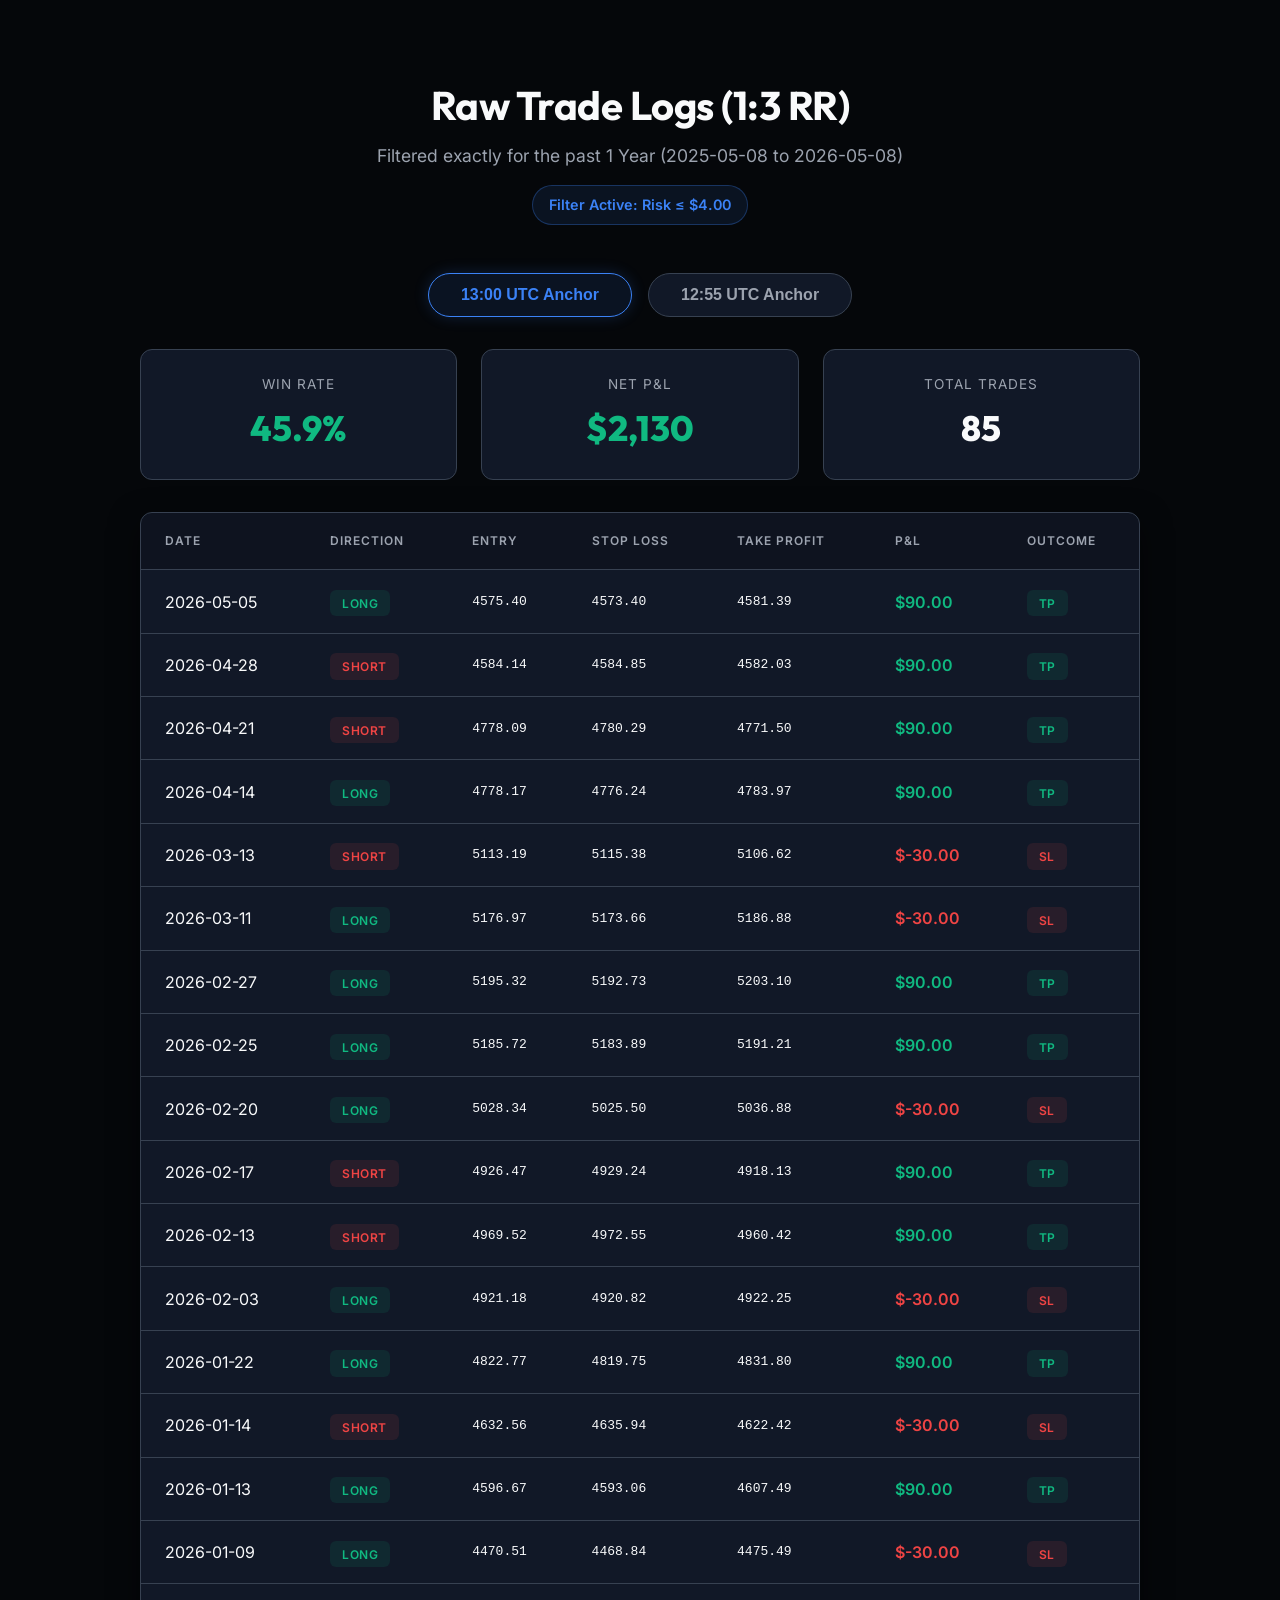
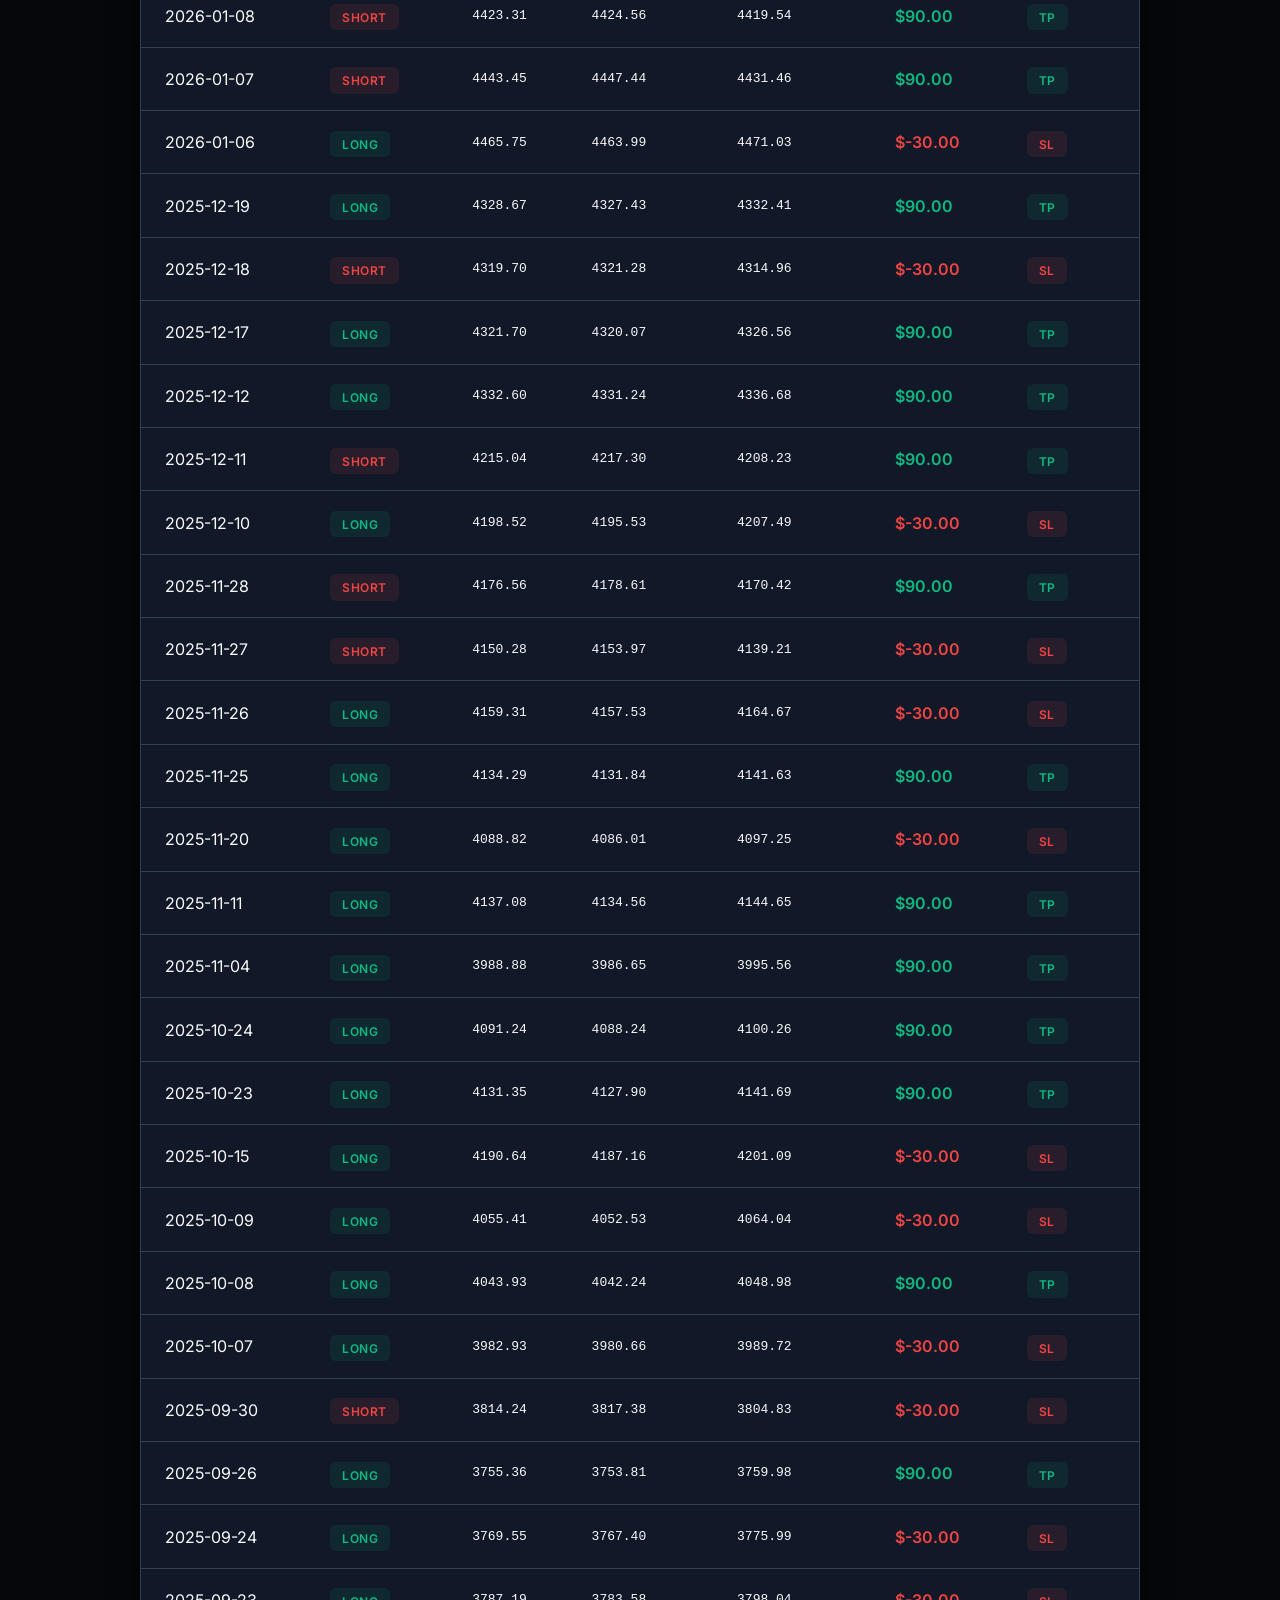
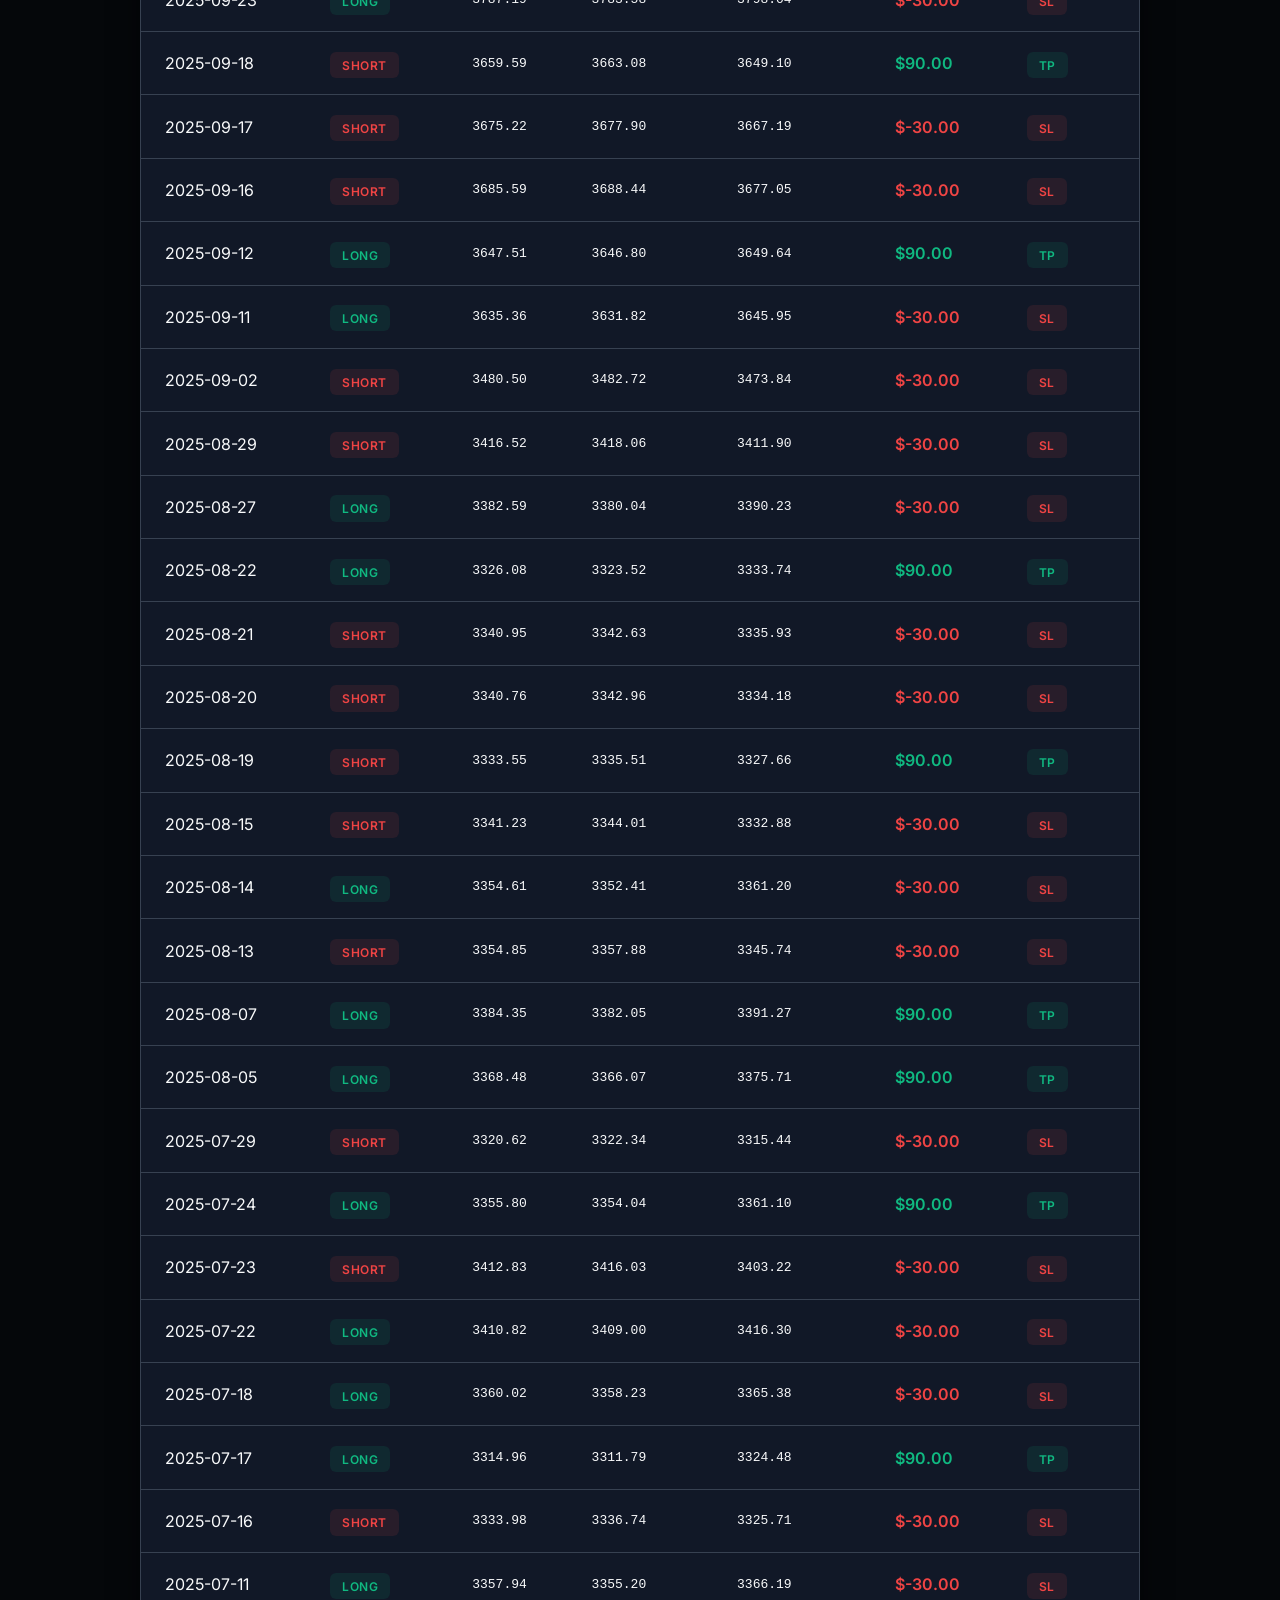
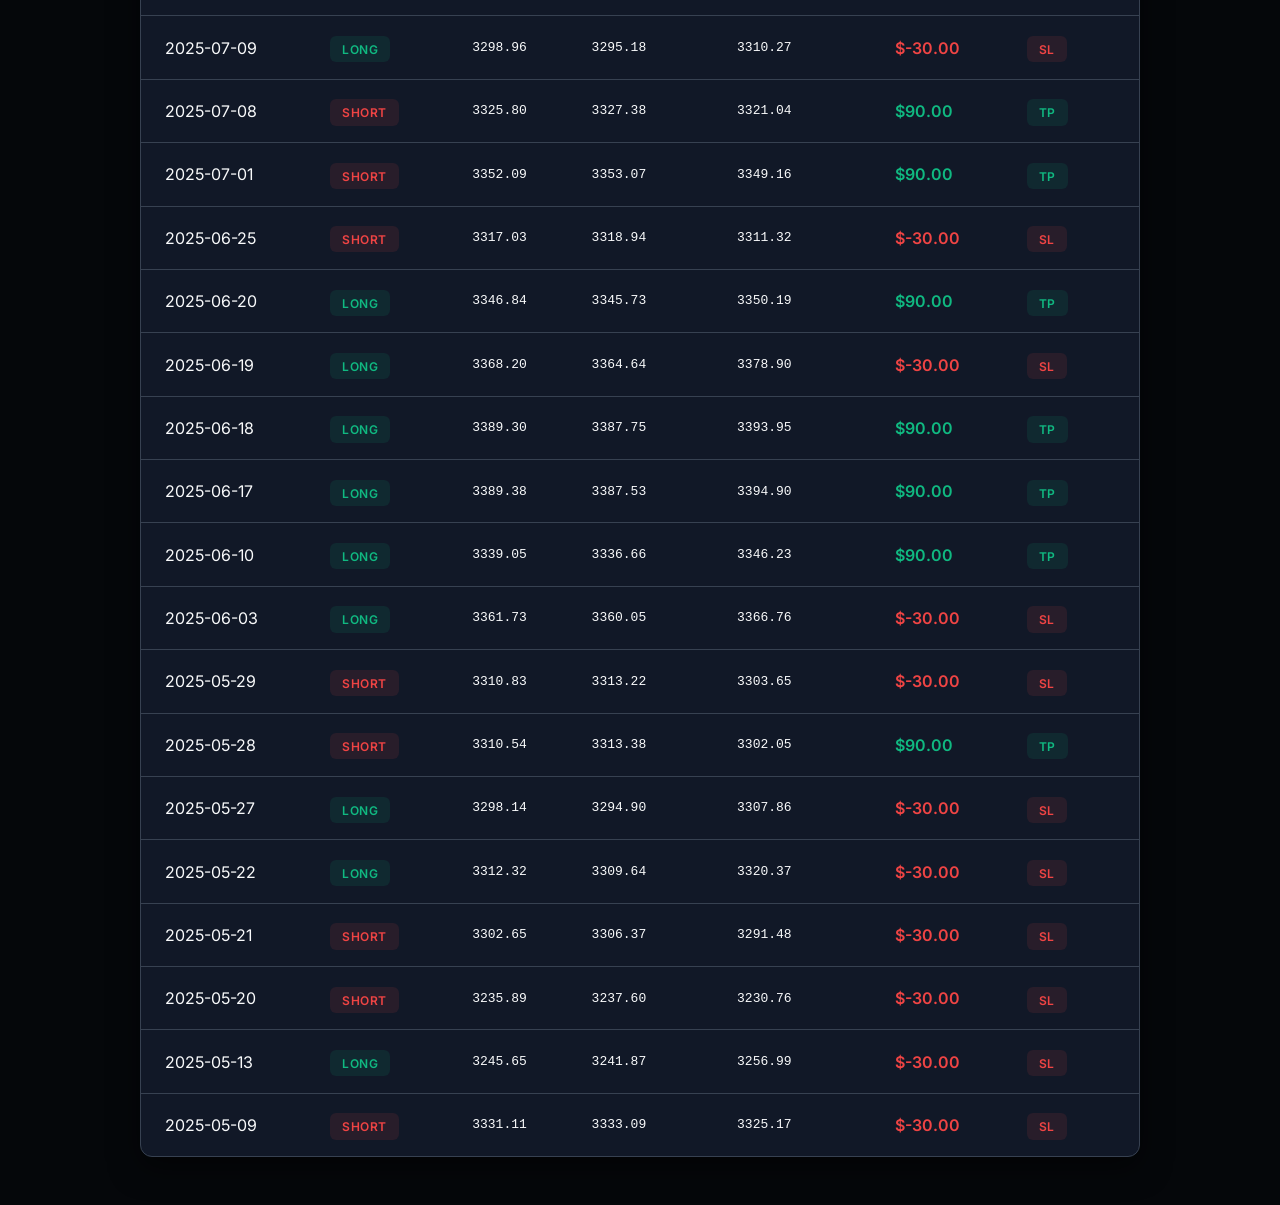
<file: trades_1_year_log_filtered.html>
<!DOCTYPE html>
<html lang="en">
<head>
    <meta charset="UTF-8">
    <meta name="viewport" content="width=device-width, initial-scale=1.0">
    <title>Filtered Trade Logs (Past 1 Year)</title>
    <link href="https://fonts.googleapis.com/css2?family=Inter:wght@400;600&family=Outfit:wght@600;800&display=swap" rel="stylesheet">
    <style>
        :root {
            --bg: #05070a;
            --surface: #111827;
            --surface-hover: #1f2937;
            --primary: #3b82f6;
            --text: #f9fafb;
            --text-muted: #9ca3af;
            --success: #10b981;
            --danger: #ef4444;
            --border: #374151;
        }
        body {
            font-family: 'Inter', sans-serif;
            background: var(--bg);
            color: var(--text);
            margin: 0;
            padding: 3rem 2rem;
            line-height: 1.5;
        }
        .container { max-width: 1000px; margin: 0 auto; }
        
        .header { text-align: center; margin-bottom: 3rem; }
        h1 { font-family: 'Outfit', sans-serif; font-size: 2.5rem; margin-bottom: 0.5rem; letter-spacing: -0.5px; }
        .subtitle { color: var(--text-muted); font-size: 1.1rem; }
        
        .filter-badge {
            display: inline-block;
            background: rgba(59, 130, 246, 0.1);
            color: var(--primary);
            border: 1px solid rgba(59, 130, 246, 0.3);
            padding: 0.5rem 1rem;
            border-radius: 20px;
            font-size: 0.9rem;
            font-weight: 600;
            margin-top: 1rem;
        }
        
        .tabs { display: flex; justify-content: center; gap: 1rem; margin-bottom: 2rem; }
        .tab-btn {
            background: var(--surface);
            color: var(--text-muted);
            border: 1px solid var(--border);
            padding: 0.75rem 2rem;
            border-radius: 30px;
            cursor: pointer;
            font-size: 1rem;
            font-weight: 600;
            transition: all 0.3s ease;
        }
        .tab-btn.active {
            background: rgba(59, 130, 246, 0.1);
            border-color: var(--primary);
            color: var(--primary);
            box-shadow: 0 0 15px rgba(59, 130, 246, 0.2);
        }
        .tab-btn:hover:not(.active) { background: var(--surface-hover); color: var(--text); }
        
        .tab-content { display: none; animation: fadeIn 0.4s ease; }
        .tab-content.active { display: block; }
        @keyframes fadeIn { from { opacity: 0; transform: translateY(10px); } to { opacity: 1; transform: translateY(0); } }
        
        .summary-grid {
            display: grid;
            grid-template-columns: repeat(3, 1fr);
            gap: 1.5rem;
            margin-bottom: 2rem;
        }
        
        .stat-card {
            background: var(--surface);
            border: 1px solid var(--border);
            padding: 1.5rem;
            border-radius: 12px;
            text-align: center;
        }
        .stat-label { color: var(--text-muted); font-size: 0.85rem; text-transform: uppercase; letter-spacing: 1px; margin-bottom: 0.5rem; display: block; }
        .stat-val { font-family: 'Outfit', sans-serif; font-size: 2.2rem; font-weight: 800; }
        
        .table-container {
            background: var(--surface);
            border-radius: 12px;
            border: 1px solid var(--border);
            overflow: hidden;
            box-shadow: 0 10px 30px rgba(0,0,0,0.5);
        }
        
        table {
            width: 100%;
            border-collapse: collapse;
        }
        th, td {
            padding: 1.2rem 1.5rem;
            text-align: left;
            border-bottom: 1px solid var(--border);
        }
        th {
            color: var(--text-muted);
            font-size: 0.75rem;
            text-transform: uppercase;
            letter-spacing: 1px;
            background: rgba(0,0,0,0.2);
            font-weight: 600;
        }
        tr:last-child td { border-bottom: none; }
        tr:hover td { background: rgba(255,255,255,0.02); }
        
        .badge {
            padding: 0.35rem 0.75rem;
            border-radius: 6px;
            font-size: 0.75rem;
            font-weight: 600;
            letter-spacing: 0.5px;
        }
        .badge.success { background: rgba(16, 185, 129, 0.1); color: var(--success); }
        .badge.danger { background: rgba(239, 68, 68, 0.1); color: var(--danger); }
        .bold { font-weight: 600; }
        .success { color: var(--success); }
        .danger { color: var(--danger); }
    </style>
</head>
<body>

<div class="container">
    <div class="header">
        <h1>Raw Trade Logs (1:3 RR)</h1>
        <div class="subtitle">Filtered exactly for the past 1 Year (2025-05-08 to 2026-05-08)</div>
        <div class="filter-badge">Filter Active: Risk ≤ $4.00</div>
    </div>

    <div class="tabs">
        <button class="tab-btn active" onclick="showTab('tab-1300')">13:00 UTC Anchor</button>
        <button class="tab-btn" onclick="showTab('tab-1255')">12:55 UTC Anchor</button>
    </div>

    <!-- 13:00 TAB -->
    <div id="tab-1300" class="tab-content active">
        <div class="summary-grid">
            <div class="stat-card">
                <span class="stat-label">Win Rate</span>
                <span class="stat-val" style="color: var(--success);">45.9%</span>
            </div>
            <div class="stat-card">
                <span class="stat-label">Net P&L</span>
                <span class="stat-val success">$2,130</span>
            </div>
            <div class="stat-card">
                <span class="stat-label">Total Trades</span>
                <span class="stat-val">85</span>
            </div>
        </div>
        
        <div class="table-container">
            <table>
                <thead>
                    <tr>
                        <th>Date</th>
                        <th>Direction</th>
                        <th>Entry</th>
                        <th>Stop Loss</th>
                        <th>Take Profit</th>
                        <th>P&L</th>
                        <th>Outcome</th>
                    </tr>
                </thead>
                <tbody>
                    
            <tr>
                <td>2026-05-05</td>
                <td><span class='badge success'>LONG</span></td>
                <td style="font-family: monospace;">4575.40</td>
                <td style="font-family: monospace;">4573.40</td>
                <td style="font-family: monospace;">4581.39</td>
                <td class="bold success">$90.00</td>
                <td><span class='badge success'>TP</span></td>
            </tr>
            
            <tr>
                <td>2026-04-28</td>
                <td><span class='badge danger'>SHORT</span></td>
                <td style="font-family: monospace;">4584.14</td>
                <td style="font-family: monospace;">4584.85</td>
                <td style="font-family: monospace;">4582.03</td>
                <td class="bold success">$90.00</td>
                <td><span class='badge success'>TP</span></td>
            </tr>
            
            <tr>
                <td>2026-04-21</td>
                <td><span class='badge danger'>SHORT</span></td>
                <td style="font-family: monospace;">4778.09</td>
                <td style="font-family: monospace;">4780.29</td>
                <td style="font-family: monospace;">4771.50</td>
                <td class="bold success">$90.00</td>
                <td><span class='badge success'>TP</span></td>
            </tr>
            
            <tr>
                <td>2026-04-14</td>
                <td><span class='badge success'>LONG</span></td>
                <td style="font-family: monospace;">4778.17</td>
                <td style="font-family: monospace;">4776.24</td>
                <td style="font-family: monospace;">4783.97</td>
                <td class="bold success">$90.00</td>
                <td><span class='badge success'>TP</span></td>
            </tr>
            
            <tr>
                <td>2026-03-13</td>
                <td><span class='badge danger'>SHORT</span></td>
                <td style="font-family: monospace;">5113.19</td>
                <td style="font-family: monospace;">5115.38</td>
                <td style="font-family: monospace;">5106.62</td>
                <td class="bold danger">$-30.00</td>
                <td><span class='badge danger'>SL</span></td>
            </tr>
            
            <tr>
                <td>2026-03-11</td>
                <td><span class='badge success'>LONG</span></td>
                <td style="font-family: monospace;">5176.97</td>
                <td style="font-family: monospace;">5173.66</td>
                <td style="font-family: monospace;">5186.88</td>
                <td class="bold danger">$-30.00</td>
                <td><span class='badge danger'>SL</span></td>
            </tr>
            
            <tr>
                <td>2026-02-27</td>
                <td><span class='badge success'>LONG</span></td>
                <td style="font-family: monospace;">5195.32</td>
                <td style="font-family: monospace;">5192.73</td>
                <td style="font-family: monospace;">5203.10</td>
                <td class="bold success">$90.00</td>
                <td><span class='badge success'>TP</span></td>
            </tr>
            
            <tr>
                <td>2026-02-25</td>
                <td><span class='badge success'>LONG</span></td>
                <td style="font-family: monospace;">5185.72</td>
                <td style="font-family: monospace;">5183.89</td>
                <td style="font-family: monospace;">5191.21</td>
                <td class="bold success">$90.00</td>
                <td><span class='badge success'>TP</span></td>
            </tr>
            
            <tr>
                <td>2026-02-20</td>
                <td><span class='badge success'>LONG</span></td>
                <td style="font-family: monospace;">5028.34</td>
                <td style="font-family: monospace;">5025.50</td>
                <td style="font-family: monospace;">5036.88</td>
                <td class="bold danger">$-30.00</td>
                <td><span class='badge danger'>SL</span></td>
            </tr>
            
            <tr>
                <td>2026-02-17</td>
                <td><span class='badge danger'>SHORT</span></td>
                <td style="font-family: monospace;">4926.47</td>
                <td style="font-family: monospace;">4929.24</td>
                <td style="font-family: monospace;">4918.13</td>
                <td class="bold success">$90.00</td>
                <td><span class='badge success'>TP</span></td>
            </tr>
            
            <tr>
                <td>2026-02-13</td>
                <td><span class='badge danger'>SHORT</span></td>
                <td style="font-family: monospace;">4969.52</td>
                <td style="font-family: monospace;">4972.55</td>
                <td style="font-family: monospace;">4960.42</td>
                <td class="bold success">$90.00</td>
                <td><span class='badge success'>TP</span></td>
            </tr>
            
            <tr>
                <td>2026-02-03</td>
                <td><span class='badge success'>LONG</span></td>
                <td style="font-family: monospace;">4921.18</td>
                <td style="font-family: monospace;">4920.82</td>
                <td style="font-family: monospace;">4922.25</td>
                <td class="bold danger">$-30.00</td>
                <td><span class='badge danger'>SL</span></td>
            </tr>
            
            <tr>
                <td>2026-01-22</td>
                <td><span class='badge success'>LONG</span></td>
                <td style="font-family: monospace;">4822.77</td>
                <td style="font-family: monospace;">4819.75</td>
                <td style="font-family: monospace;">4831.80</td>
                <td class="bold success">$90.00</td>
                <td><span class='badge success'>TP</span></td>
            </tr>
            
            <tr>
                <td>2026-01-14</td>
                <td><span class='badge danger'>SHORT</span></td>
                <td style="font-family: monospace;">4632.56</td>
                <td style="font-family: monospace;">4635.94</td>
                <td style="font-family: monospace;">4622.42</td>
                <td class="bold danger">$-30.00</td>
                <td><span class='badge danger'>SL</span></td>
            </tr>
            
            <tr>
                <td>2026-01-13</td>
                <td><span class='badge success'>LONG</span></td>
                <td style="font-family: monospace;">4596.67</td>
                <td style="font-family: monospace;">4593.06</td>
                <td style="font-family: monospace;">4607.49</td>
                <td class="bold success">$90.00</td>
                <td><span class='badge success'>TP</span></td>
            </tr>
            
            <tr>
                <td>2026-01-09</td>
                <td><span class='badge success'>LONG</span></td>
                <td style="font-family: monospace;">4470.51</td>
                <td style="font-family: monospace;">4468.84</td>
                <td style="font-family: monospace;">4475.49</td>
                <td class="bold danger">$-30.00</td>
                <td><span class='badge danger'>SL</span></td>
            </tr>
            
            <tr>
                <td>2026-01-08</td>
                <td><span class='badge danger'>SHORT</span></td>
                <td style="font-family: monospace;">4423.31</td>
                <td style="font-family: monospace;">4424.56</td>
                <td style="font-family: monospace;">4419.54</td>
                <td class="bold success">$90.00</td>
                <td><span class='badge success'>TP</span></td>
            </tr>
            
            <tr>
                <td>2026-01-07</td>
                <td><span class='badge danger'>SHORT</span></td>
                <td style="font-family: monospace;">4443.45</td>
                <td style="font-family: monospace;">4447.44</td>
                <td style="font-family: monospace;">4431.46</td>
                <td class="bold success">$90.00</td>
                <td><span class='badge success'>TP</span></td>
            </tr>
            
            <tr>
                <td>2026-01-06</td>
                <td><span class='badge success'>LONG</span></td>
                <td style="font-family: monospace;">4465.75</td>
                <td style="font-family: monospace;">4463.99</td>
                <td style="font-family: monospace;">4471.03</td>
                <td class="bold danger">$-30.00</td>
                <td><span class='badge danger'>SL</span></td>
            </tr>
            
            <tr>
                <td>2025-12-19</td>
                <td><span class='badge success'>LONG</span></td>
                <td style="font-family: monospace;">4328.67</td>
                <td style="font-family: monospace;">4327.43</td>
                <td style="font-family: monospace;">4332.41</td>
                <td class="bold success">$90.00</td>
                <td><span class='badge success'>TP</span></td>
            </tr>
            
            <tr>
                <td>2025-12-18</td>
                <td><span class='badge danger'>SHORT</span></td>
                <td style="font-family: monospace;">4319.70</td>
                <td style="font-family: monospace;">4321.28</td>
                <td style="font-family: monospace;">4314.96</td>
                <td class="bold danger">$-30.00</td>
                <td><span class='badge danger'>SL</span></td>
            </tr>
            
            <tr>
                <td>2025-12-17</td>
                <td><span class='badge success'>LONG</span></td>
                <td style="font-family: monospace;">4321.70</td>
                <td style="font-family: monospace;">4320.07</td>
                <td style="font-family: monospace;">4326.56</td>
                <td class="bold success">$90.00</td>
                <td><span class='badge success'>TP</span></td>
            </tr>
            
            <tr>
                <td>2025-12-12</td>
                <td><span class='badge success'>LONG</span></td>
                <td style="font-family: monospace;">4332.60</td>
                <td style="font-family: monospace;">4331.24</td>
                <td style="font-family: monospace;">4336.68</td>
                <td class="bold success">$90.00</td>
                <td><span class='badge success'>TP</span></td>
            </tr>
            
            <tr>
                <td>2025-12-11</td>
                <td><span class='badge danger'>SHORT</span></td>
                <td style="font-family: monospace;">4215.04</td>
                <td style="font-family: monospace;">4217.30</td>
                <td style="font-family: monospace;">4208.23</td>
                <td class="bold success">$90.00</td>
                <td><span class='badge success'>TP</span></td>
            </tr>
            
            <tr>
                <td>2025-12-10</td>
                <td><span class='badge success'>LONG</span></td>
                <td style="font-family: monospace;">4198.52</td>
                <td style="font-family: monospace;">4195.53</td>
                <td style="font-family: monospace;">4207.49</td>
                <td class="bold danger">$-30.00</td>
                <td><span class='badge danger'>SL</span></td>
            </tr>
            
            <tr>
                <td>2025-11-28</td>
                <td><span class='badge danger'>SHORT</span></td>
                <td style="font-family: monospace;">4176.56</td>
                <td style="font-family: monospace;">4178.61</td>
                <td style="font-family: monospace;">4170.42</td>
                <td class="bold success">$90.00</td>
                <td><span class='badge success'>TP</span></td>
            </tr>
            
            <tr>
                <td>2025-11-27</td>
                <td><span class='badge danger'>SHORT</span></td>
                <td style="font-family: monospace;">4150.28</td>
                <td style="font-family: monospace;">4153.97</td>
                <td style="font-family: monospace;">4139.21</td>
                <td class="bold danger">$-30.00</td>
                <td><span class='badge danger'>SL</span></td>
            </tr>
            
            <tr>
                <td>2025-11-26</td>
                <td><span class='badge success'>LONG</span></td>
                <td style="font-family: monospace;">4159.31</td>
                <td style="font-family: monospace;">4157.53</td>
                <td style="font-family: monospace;">4164.67</td>
                <td class="bold danger">$-30.00</td>
                <td><span class='badge danger'>SL</span></td>
            </tr>
            
            <tr>
                <td>2025-11-25</td>
                <td><span class='badge success'>LONG</span></td>
                <td style="font-family: monospace;">4134.29</td>
                <td style="font-family: monospace;">4131.84</td>
                <td style="font-family: monospace;">4141.63</td>
                <td class="bold success">$90.00</td>
                <td><span class='badge success'>TP</span></td>
            </tr>
            
            <tr>
                <td>2025-11-20</td>
                <td><span class='badge success'>LONG</span></td>
                <td style="font-family: monospace;">4088.82</td>
                <td style="font-family: monospace;">4086.01</td>
                <td style="font-family: monospace;">4097.25</td>
                <td class="bold danger">$-30.00</td>
                <td><span class='badge danger'>SL</span></td>
            </tr>
            
            <tr>
                <td>2025-11-11</td>
                <td><span class='badge success'>LONG</span></td>
                <td style="font-family: monospace;">4137.08</td>
                <td style="font-family: monospace;">4134.56</td>
                <td style="font-family: monospace;">4144.65</td>
                <td class="bold success">$90.00</td>
                <td><span class='badge success'>TP</span></td>
            </tr>
            
            <tr>
                <td>2025-11-04</td>
                <td><span class='badge success'>LONG</span></td>
                <td style="font-family: monospace;">3988.88</td>
                <td style="font-family: monospace;">3986.65</td>
                <td style="font-family: monospace;">3995.56</td>
                <td class="bold success">$90.00</td>
                <td><span class='badge success'>TP</span></td>
            </tr>
            
            <tr>
                <td>2025-10-24</td>
                <td><span class='badge success'>LONG</span></td>
                <td style="font-family: monospace;">4091.24</td>
                <td style="font-family: monospace;">4088.24</td>
                <td style="font-family: monospace;">4100.26</td>
                <td class="bold success">$90.00</td>
                <td><span class='badge success'>TP</span></td>
            </tr>
            
            <tr>
                <td>2025-10-23</td>
                <td><span class='badge success'>LONG</span></td>
                <td style="font-family: monospace;">4131.35</td>
                <td style="font-family: monospace;">4127.90</td>
                <td style="font-family: monospace;">4141.69</td>
                <td class="bold success">$90.00</td>
                <td><span class='badge success'>TP</span></td>
            </tr>
            
            <tr>
                <td>2025-10-15</td>
                <td><span class='badge success'>LONG</span></td>
                <td style="font-family: monospace;">4190.64</td>
                <td style="font-family: monospace;">4187.16</td>
                <td style="font-family: monospace;">4201.09</td>
                <td class="bold danger">$-30.00</td>
                <td><span class='badge danger'>SL</span></td>
            </tr>
            
            <tr>
                <td>2025-10-09</td>
                <td><span class='badge success'>LONG</span></td>
                <td style="font-family: monospace;">4055.41</td>
                <td style="font-family: monospace;">4052.53</td>
                <td style="font-family: monospace;">4064.04</td>
                <td class="bold danger">$-30.00</td>
                <td><span class='badge danger'>SL</span></td>
            </tr>
            
            <tr>
                <td>2025-10-08</td>
                <td><span class='badge success'>LONG</span></td>
                <td style="font-family: monospace;">4043.93</td>
                <td style="font-family: monospace;">4042.24</td>
                <td style="font-family: monospace;">4048.98</td>
                <td class="bold success">$90.00</td>
                <td><span class='badge success'>TP</span></td>
            </tr>
            
            <tr>
                <td>2025-10-07</td>
                <td><span class='badge success'>LONG</span></td>
                <td style="font-family: monospace;">3982.93</td>
                <td style="font-family: monospace;">3980.66</td>
                <td style="font-family: monospace;">3989.72</td>
                <td class="bold danger">$-30.00</td>
                <td><span class='badge danger'>SL</span></td>
            </tr>
            
            <tr>
                <td>2025-09-30</td>
                <td><span class='badge danger'>SHORT</span></td>
                <td style="font-family: monospace;">3814.24</td>
                <td style="font-family: monospace;">3817.38</td>
                <td style="font-family: monospace;">3804.83</td>
                <td class="bold danger">$-30.00</td>
                <td><span class='badge danger'>SL</span></td>
            </tr>
            
            <tr>
                <td>2025-09-26</td>
                <td><span class='badge success'>LONG</span></td>
                <td style="font-family: monospace;">3755.36</td>
                <td style="font-family: monospace;">3753.81</td>
                <td style="font-family: monospace;">3759.98</td>
                <td class="bold success">$90.00</td>
                <td><span class='badge success'>TP</span></td>
            </tr>
            
            <tr>
                <td>2025-09-24</td>
                <td><span class='badge success'>LONG</span></td>
                <td style="font-family: monospace;">3769.55</td>
                <td style="font-family: monospace;">3767.40</td>
                <td style="font-family: monospace;">3775.99</td>
                <td class="bold danger">$-30.00</td>
                <td><span class='badge danger'>SL</span></td>
            </tr>
            
            <tr>
                <td>2025-09-23</td>
                <td><span class='badge success'>LONG</span></td>
                <td style="font-family: monospace;">3787.19</td>
                <td style="font-family: monospace;">3783.58</td>
                <td style="font-family: monospace;">3798.04</td>
                <td class="bold danger">$-30.00</td>
                <td><span class='badge danger'>SL</span></td>
            </tr>
            
            <tr>
                <td>2025-09-18</td>
                <td><span class='badge danger'>SHORT</span></td>
                <td style="font-family: monospace;">3659.59</td>
                <td style="font-family: monospace;">3663.08</td>
                <td style="font-family: monospace;">3649.10</td>
                <td class="bold success">$90.00</td>
                <td><span class='badge success'>TP</span></td>
            </tr>
            
            <tr>
                <td>2025-09-17</td>
                <td><span class='badge danger'>SHORT</span></td>
                <td style="font-family: monospace;">3675.22</td>
                <td style="font-family: monospace;">3677.90</td>
                <td style="font-family: monospace;">3667.19</td>
                <td class="bold danger">$-30.00</td>
                <td><span class='badge danger'>SL</span></td>
            </tr>
            
            <tr>
                <td>2025-09-16</td>
                <td><span class='badge danger'>SHORT</span></td>
                <td style="font-family: monospace;">3685.59</td>
                <td style="font-family: monospace;">3688.44</td>
                <td style="font-family: monospace;">3677.05</td>
                <td class="bold danger">$-30.00</td>
                <td><span class='badge danger'>SL</span></td>
            </tr>
            
            <tr>
                <td>2025-09-12</td>
                <td><span class='badge success'>LONG</span></td>
                <td style="font-family: monospace;">3647.51</td>
                <td style="font-family: monospace;">3646.80</td>
                <td style="font-family: monospace;">3649.64</td>
                <td class="bold success">$90.00</td>
                <td><span class='badge success'>TP</span></td>
            </tr>
            
            <tr>
                <td>2025-09-11</td>
                <td><span class='badge success'>LONG</span></td>
                <td style="font-family: monospace;">3635.36</td>
                <td style="font-family: monospace;">3631.82</td>
                <td style="font-family: monospace;">3645.95</td>
                <td class="bold danger">$-30.00</td>
                <td><span class='badge danger'>SL</span></td>
            </tr>
            
            <tr>
                <td>2025-09-02</td>
                <td><span class='badge danger'>SHORT</span></td>
                <td style="font-family: monospace;">3480.50</td>
                <td style="font-family: monospace;">3482.72</td>
                <td style="font-family: monospace;">3473.84</td>
                <td class="bold danger">$-30.00</td>
                <td><span class='badge danger'>SL</span></td>
            </tr>
            
            <tr>
                <td>2025-08-29</td>
                <td><span class='badge danger'>SHORT</span></td>
                <td style="font-family: monospace;">3416.52</td>
                <td style="font-family: monospace;">3418.06</td>
                <td style="font-family: monospace;">3411.90</td>
                <td class="bold danger">$-30.00</td>
                <td><span class='badge danger'>SL</span></td>
            </tr>
            
            <tr>
                <td>2025-08-27</td>
                <td><span class='badge success'>LONG</span></td>
                <td style="font-family: monospace;">3382.59</td>
                <td style="font-family: monospace;">3380.04</td>
                <td style="font-family: monospace;">3390.23</td>
                <td class="bold danger">$-30.00</td>
                <td><span class='badge danger'>SL</span></td>
            </tr>
            
            <tr>
                <td>2025-08-22</td>
                <td><span class='badge success'>LONG</span></td>
                <td style="font-family: monospace;">3326.08</td>
                <td style="font-family: monospace;">3323.52</td>
                <td style="font-family: monospace;">3333.74</td>
                <td class="bold success">$90.00</td>
                <td><span class='badge success'>TP</span></td>
            </tr>
            
            <tr>
                <td>2025-08-21</td>
                <td><span class='badge danger'>SHORT</span></td>
                <td style="font-family: monospace;">3340.95</td>
                <td style="font-family: monospace;">3342.63</td>
                <td style="font-family: monospace;">3335.93</td>
                <td class="bold danger">$-30.00</td>
                <td><span class='badge danger'>SL</span></td>
            </tr>
            
            <tr>
                <td>2025-08-20</td>
                <td><span class='badge danger'>SHORT</span></td>
                <td style="font-family: monospace;">3340.76</td>
                <td style="font-family: monospace;">3342.96</td>
                <td style="font-family: monospace;">3334.18</td>
                <td class="bold danger">$-30.00</td>
                <td><span class='badge danger'>SL</span></td>
            </tr>
            
            <tr>
                <td>2025-08-19</td>
                <td><span class='badge danger'>SHORT</span></td>
                <td style="font-family: monospace;">3333.55</td>
                <td style="font-family: monospace;">3335.51</td>
                <td style="font-family: monospace;">3327.66</td>
                <td class="bold success">$90.00</td>
                <td><span class='badge success'>TP</span></td>
            </tr>
            
            <tr>
                <td>2025-08-15</td>
                <td><span class='badge danger'>SHORT</span></td>
                <td style="font-family: monospace;">3341.23</td>
                <td style="font-family: monospace;">3344.01</td>
                <td style="font-family: monospace;">3332.88</td>
                <td class="bold danger">$-30.00</td>
                <td><span class='badge danger'>SL</span></td>
            </tr>
            
            <tr>
                <td>2025-08-14</td>
                <td><span class='badge success'>LONG</span></td>
                <td style="font-family: monospace;">3354.61</td>
                <td style="font-family: monospace;">3352.41</td>
                <td style="font-family: monospace;">3361.20</td>
                <td class="bold danger">$-30.00</td>
                <td><span class='badge danger'>SL</span></td>
            </tr>
            
            <tr>
                <td>2025-08-13</td>
                <td><span class='badge danger'>SHORT</span></td>
                <td style="font-family: monospace;">3354.85</td>
                <td style="font-family: monospace;">3357.88</td>
                <td style="font-family: monospace;">3345.74</td>
                <td class="bold danger">$-30.00</td>
                <td><span class='badge danger'>SL</span></td>
            </tr>
            
            <tr>
                <td>2025-08-07</td>
                <td><span class='badge success'>LONG</span></td>
                <td style="font-family: monospace;">3384.35</td>
                <td style="font-family: monospace;">3382.05</td>
                <td style="font-family: monospace;">3391.27</td>
                <td class="bold success">$90.00</td>
                <td><span class='badge success'>TP</span></td>
            </tr>
            
            <tr>
                <td>2025-08-05</td>
                <td><span class='badge success'>LONG</span></td>
                <td style="font-family: monospace;">3368.48</td>
                <td style="font-family: monospace;">3366.07</td>
                <td style="font-family: monospace;">3375.71</td>
                <td class="bold success">$90.00</td>
                <td><span class='badge success'>TP</span></td>
            </tr>
            
            <tr>
                <td>2025-07-29</td>
                <td><span class='badge danger'>SHORT</span></td>
                <td style="font-family: monospace;">3320.62</td>
                <td style="font-family: monospace;">3322.34</td>
                <td style="font-family: monospace;">3315.44</td>
                <td class="bold danger">$-30.00</td>
                <td><span class='badge danger'>SL</span></td>
            </tr>
            
            <tr>
                <td>2025-07-24</td>
                <td><span class='badge success'>LONG</span></td>
                <td style="font-family: monospace;">3355.80</td>
                <td style="font-family: monospace;">3354.04</td>
                <td style="font-family: monospace;">3361.10</td>
                <td class="bold success">$90.00</td>
                <td><span class='badge success'>TP</span></td>
            </tr>
            
            <tr>
                <td>2025-07-23</td>
                <td><span class='badge danger'>SHORT</span></td>
                <td style="font-family: monospace;">3412.83</td>
                <td style="font-family: monospace;">3416.03</td>
                <td style="font-family: monospace;">3403.22</td>
                <td class="bold danger">$-30.00</td>
                <td><span class='badge danger'>SL</span></td>
            </tr>
            
            <tr>
                <td>2025-07-22</td>
                <td><span class='badge success'>LONG</span></td>
                <td style="font-family: monospace;">3410.82</td>
                <td style="font-family: monospace;">3409.00</td>
                <td style="font-family: monospace;">3416.30</td>
                <td class="bold danger">$-30.00</td>
                <td><span class='badge danger'>SL</span></td>
            </tr>
            
            <tr>
                <td>2025-07-18</td>
                <td><span class='badge success'>LONG</span></td>
                <td style="font-family: monospace;">3360.02</td>
                <td style="font-family: monospace;">3358.23</td>
                <td style="font-family: monospace;">3365.38</td>
                <td class="bold danger">$-30.00</td>
                <td><span class='badge danger'>SL</span></td>
            </tr>
            
            <tr>
                <td>2025-07-17</td>
                <td><span class='badge success'>LONG</span></td>
                <td style="font-family: monospace;">3314.96</td>
                <td style="font-family: monospace;">3311.79</td>
                <td style="font-family: monospace;">3324.48</td>
                <td class="bold success">$90.00</td>
                <td><span class='badge success'>TP</span></td>
            </tr>
            
            <tr>
                <td>2025-07-16</td>
                <td><span class='badge danger'>SHORT</span></td>
                <td style="font-family: monospace;">3333.98</td>
                <td style="font-family: monospace;">3336.74</td>
                <td style="font-family: monospace;">3325.71</td>
                <td class="bold danger">$-30.00</td>
                <td><span class='badge danger'>SL</span></td>
            </tr>
            
            <tr>
                <td>2025-07-11</td>
                <td><span class='badge success'>LONG</span></td>
                <td style="font-family: monospace;">3357.94</td>
                <td style="font-family: monospace;">3355.20</td>
                <td style="font-family: monospace;">3366.19</td>
                <td class="bold danger">$-30.00</td>
                <td><span class='badge danger'>SL</span></td>
            </tr>
            
            <tr>
                <td>2025-07-09</td>
                <td><span class='badge success'>LONG</span></td>
                <td style="font-family: monospace;">3298.96</td>
                <td style="font-family: monospace;">3295.18</td>
                <td style="font-family: monospace;">3310.27</td>
                <td class="bold danger">$-30.00</td>
                <td><span class='badge danger'>SL</span></td>
            </tr>
            
            <tr>
                <td>2025-07-08</td>
                <td><span class='badge danger'>SHORT</span></td>
                <td style="font-family: monospace;">3325.80</td>
                <td style="font-family: monospace;">3327.38</td>
                <td style="font-family: monospace;">3321.04</td>
                <td class="bold success">$90.00</td>
                <td><span class='badge success'>TP</span></td>
            </tr>
            
            <tr>
                <td>2025-07-01</td>
                <td><span class='badge danger'>SHORT</span></td>
                <td style="font-family: monospace;">3352.09</td>
                <td style="font-family: monospace;">3353.07</td>
                <td style="font-family: monospace;">3349.16</td>
                <td class="bold success">$90.00</td>
                <td><span class='badge success'>TP</span></td>
            </tr>
            
            <tr>
                <td>2025-06-25</td>
                <td><span class='badge danger'>SHORT</span></td>
                <td style="font-family: monospace;">3317.03</td>
                <td style="font-family: monospace;">3318.94</td>
                <td style="font-family: monospace;">3311.32</td>
                <td class="bold danger">$-30.00</td>
                <td><span class='badge danger'>SL</span></td>
            </tr>
            
            <tr>
                <td>2025-06-20</td>
                <td><span class='badge success'>LONG</span></td>
                <td style="font-family: monospace;">3346.84</td>
                <td style="font-family: monospace;">3345.73</td>
                <td style="font-family: monospace;">3350.19</td>
                <td class="bold success">$90.00</td>
                <td><span class='badge success'>TP</span></td>
            </tr>
            
            <tr>
                <td>2025-06-19</td>
                <td><span class='badge success'>LONG</span></td>
                <td style="font-family: monospace;">3368.20</td>
                <td style="font-family: monospace;">3364.64</td>
                <td style="font-family: monospace;">3378.90</td>
                <td class="bold danger">$-30.00</td>
                <td><span class='badge danger'>SL</span></td>
            </tr>
            
            <tr>
                <td>2025-06-18</td>
                <td><span class='badge success'>LONG</span></td>
                <td style="font-family: monospace;">3389.30</td>
                <td style="font-family: monospace;">3387.75</td>
                <td style="font-family: monospace;">3393.95</td>
                <td class="bold success">$90.00</td>
                <td><span class='badge success'>TP</span></td>
            </tr>
            
            <tr>
                <td>2025-06-17</td>
                <td><span class='badge success'>LONG</span></td>
                <td style="font-family: monospace;">3389.38</td>
                <td style="font-family: monospace;">3387.53</td>
                <td style="font-family: monospace;">3394.90</td>
                <td class="bold success">$90.00</td>
                <td><span class='badge success'>TP</span></td>
            </tr>
            
            <tr>
                <td>2025-06-10</td>
                <td><span class='badge success'>LONG</span></td>
                <td style="font-family: monospace;">3339.05</td>
                <td style="font-family: monospace;">3336.66</td>
                <td style="font-family: monospace;">3346.23</td>
                <td class="bold success">$90.00</td>
                <td><span class='badge success'>TP</span></td>
            </tr>
            
            <tr>
                <td>2025-06-03</td>
                <td><span class='badge success'>LONG</span></td>
                <td style="font-family: monospace;">3361.73</td>
                <td style="font-family: monospace;">3360.05</td>
                <td style="font-family: monospace;">3366.76</td>
                <td class="bold danger">$-30.00</td>
                <td><span class='badge danger'>SL</span></td>
            </tr>
            
            <tr>
                <td>2025-05-29</td>
                <td><span class='badge danger'>SHORT</span></td>
                <td style="font-family: monospace;">3310.83</td>
                <td style="font-family: monospace;">3313.22</td>
                <td style="font-family: monospace;">3303.65</td>
                <td class="bold danger">$-30.00</td>
                <td><span class='badge danger'>SL</span></td>
            </tr>
            
            <tr>
                <td>2025-05-28</td>
                <td><span class='badge danger'>SHORT</span></td>
                <td style="font-family: monospace;">3310.54</td>
                <td style="font-family: monospace;">3313.38</td>
                <td style="font-family: monospace;">3302.05</td>
                <td class="bold success">$90.00</td>
                <td><span class='badge success'>TP</span></td>
            </tr>
            
            <tr>
                <td>2025-05-27</td>
                <td><span class='badge success'>LONG</span></td>
                <td style="font-family: monospace;">3298.14</td>
                <td style="font-family: monospace;">3294.90</td>
                <td style="font-family: monospace;">3307.86</td>
                <td class="bold danger">$-30.00</td>
                <td><span class='badge danger'>SL</span></td>
            </tr>
            
            <tr>
                <td>2025-05-22</td>
                <td><span class='badge success'>LONG</span></td>
                <td style="font-family: monospace;">3312.32</td>
                <td style="font-family: monospace;">3309.64</td>
                <td style="font-family: monospace;">3320.37</td>
                <td class="bold danger">$-30.00</td>
                <td><span class='badge danger'>SL</span></td>
            </tr>
            
            <tr>
                <td>2025-05-21</td>
                <td><span class='badge danger'>SHORT</span></td>
                <td style="font-family: monospace;">3302.65</td>
                <td style="font-family: monospace;">3306.37</td>
                <td style="font-family: monospace;">3291.48</td>
                <td class="bold danger">$-30.00</td>
                <td><span class='badge danger'>SL</span></td>
            </tr>
            
            <tr>
                <td>2025-05-20</td>
                <td><span class='badge danger'>SHORT</span></td>
                <td style="font-family: monospace;">3235.89</td>
                <td style="font-family: monospace;">3237.60</td>
                <td style="font-family: monospace;">3230.76</td>
                <td class="bold danger">$-30.00</td>
                <td><span class='badge danger'>SL</span></td>
            </tr>
            
            <tr>
                <td>2025-05-13</td>
                <td><span class='badge success'>LONG</span></td>
                <td style="font-family: monospace;">3245.65</td>
                <td style="font-family: monospace;">3241.87</td>
                <td style="font-family: monospace;">3256.99</td>
                <td class="bold danger">$-30.00</td>
                <td><span class='badge danger'>SL</span></td>
            </tr>
            
            <tr>
                <td>2025-05-09</td>
                <td><span class='badge danger'>SHORT</span></td>
                <td style="font-family: monospace;">3331.11</td>
                <td style="font-family: monospace;">3333.09</td>
                <td style="font-family: monospace;">3325.17</td>
                <td class="bold danger">$-30.00</td>
                <td><span class='badge danger'>SL</span></td>
            </tr>
            
                </tbody>
            </table>
        </div>
    </div>

    <!-- 12:55 TAB -->
    <div id="tab-1255" class="tab-content">
        <div class="summary-grid">
            <div class="stat-card">
                <span class="stat-label">Win Rate</span>
                <span class="stat-val" style="color: var(--success);">49.0%</span>
            </div>
            <div class="stat-card">
                <span class="stat-label">Net P&L</span>
                <span class="stat-val success">$2,760</span>
            </div>
            <div class="stat-card">
                <span class="stat-label">Total Trades</span>
                <span class="stat-val">96</span>
            </div>
        </div>
        
        <div class="table-container">
            <table>
                <thead>
                    <tr>
                        <th>Date</th>
                        <th>Direction</th>
                        <th>Entry</th>
                        <th>Stop Loss</th>
                        <th>Take Profit</th>
                        <th>P&L</th>
                        <th>Outcome</th>
                    </tr>
                </thead>
                <tbody>
                    
            <tr>
                <td>2026-05-05</td>
                <td><span class='badge success'>LONG</span></td>
                <td style="font-family: monospace;">4565.97</td>
                <td style="font-family: monospace;">4563.73</td>
                <td style="font-family: monospace;">4572.67</td>
                <td class="bold success">$90.00</td>
                <td><span class='badge success'>TP</span></td>
            </tr>
            
            <tr>
                <td>2026-04-28</td>
                <td><span class='badge danger'>SHORT</span></td>
                <td style="font-family: monospace;">4591.97</td>
                <td style="font-family: monospace;">4595.10</td>
                <td style="font-family: monospace;">4582.61</td>
                <td class="bold success">$90.00</td>
                <td><span class='badge success'>TP</span></td>
            </tr>
            
            <tr>
                <td>2026-04-16</td>
                <td><span class='badge success'>LONG</span></td>
                <td style="font-family: monospace;">4818.95</td>
                <td style="font-family: monospace;">4815.62</td>
                <td style="font-family: monospace;">4828.96</td>
                <td class="bold danger">$-30.00</td>
                <td><span class='badge danger'>SL</span></td>
            </tr>
            
            <tr>
                <td>2026-04-14</td>
                <td><span class='badge success'>LONG</span></td>
                <td style="font-family: monospace;">4771.49</td>
                <td style="font-family: monospace;">4770.44</td>
                <td style="font-family: monospace;">4774.62</td>
                <td class="bold success">$90.00</td>
                <td><span class='badge success'>TP</span></td>
            </tr>
            
            <tr>
                <td>2026-03-20</td>
                <td><span class='badge danger'>SHORT</span></td>
                <td style="font-family: monospace;">4677.02</td>
                <td style="font-family: monospace;">4680.18</td>
                <td style="font-family: monospace;">4667.56</td>
                <td class="bold success">$90.00</td>
                <td><span class='badge success'>TP</span></td>
            </tr>
            
            <tr>
                <td>2026-03-19</td>
                <td><span class='badge danger'>SHORT</span></td>
                <td style="font-family: monospace;">4571.08</td>
                <td style="font-family: monospace;">4575.05</td>
                <td style="font-family: monospace;">4559.17</td>
                <td class="bold success">$90.00</td>
                <td><span class='badge success'>TP</span></td>
            </tr>
            
            <tr>
                <td>2026-03-10</td>
                <td><span class='badge success'>LONG</span></td>
                <td style="font-family: monospace;">5186.88</td>
                <td style="font-family: monospace;">5185.30</td>
                <td style="font-family: monospace;">5191.60</td>
                <td class="bold success">$90.00</td>
                <td><span class='badge success'>TP</span></td>
            </tr>
            
            <tr>
                <td>2026-02-27</td>
                <td><span class='badge success'>LONG</span></td>
                <td style="font-family: monospace;">5188.84</td>
                <td style="font-family: monospace;">5186.38</td>
                <td style="font-family: monospace;">5196.25</td>
                <td class="bold success">$90.00</td>
                <td><span class='badge success'>TP</span></td>
            </tr>
            
            <tr>
                <td>2026-02-25</td>
                <td><span class='badge success'>LONG</span></td>
                <td style="font-family: monospace;">5183.25</td>
                <td style="font-family: monospace;">5180.49</td>
                <td style="font-family: monospace;">5191.52</td>
                <td class="bold danger">$-30.00</td>
                <td><span class='badge danger'>SL</span></td>
            </tr>
            
            <tr>
                <td>2026-02-20</td>
                <td><span class='badge success'>LONG</span></td>
                <td style="font-family: monospace;">5026.63</td>
                <td style="font-family: monospace;">5023.05</td>
                <td style="font-family: monospace;">5037.37</td>
                <td class="bold danger">$-30.00</td>
                <td><span class='badge danger'>SL</span></td>
            </tr>
            
            <tr>
                <td>2026-02-19</td>
                <td><span class='badge danger'>SHORT</span></td>
                <td style="font-family: monospace;">4982.92</td>
                <td style="font-family: monospace;">4986.05</td>
                <td style="font-family: monospace;">4973.53</td>
                <td class="bold danger">$-30.00</td>
                <td><span class='badge danger'>SL</span></td>
            </tr>
            
            <tr>
                <td>2026-02-12</td>
                <td><span class='badge success'>LONG</span></td>
                <td style="font-family: monospace;">5054.50</td>
                <td style="font-family: monospace;">5050.79</td>
                <td style="font-family: monospace;">5065.62</td>
                <td class="bold success">$90.00</td>
                <td><span class='badge success'>TP</span></td>
            </tr>
            
            <tr>
                <td>2026-01-28</td>
                <td><span class='badge success'>LONG</span></td>
                <td style="font-family: monospace;">5279.29</td>
                <td style="font-family: monospace;">5275.41</td>
                <td style="font-family: monospace;">5290.93</td>
                <td class="bold danger">$-30.00</td>
                <td><span class='badge danger'>SL</span></td>
            </tr>
            
            <tr>
                <td>2026-01-27</td>
                <td><span class='badge success'>LONG</span></td>
                <td style="font-family: monospace;">5086.14</td>
                <td style="font-family: monospace;">5084.05</td>
                <td style="font-family: monospace;">5092.42</td>
                <td class="bold danger">$-30.00</td>
                <td><span class='badge danger'>SL</span></td>
            </tr>
            
            <tr>
                <td>2026-01-20</td>
                <td><span class='badge danger'>SHORT</span></td>
                <td style="font-family: monospace;">4727.52</td>
                <td style="font-family: monospace;">4728.91</td>
                <td style="font-family: monospace;">4723.37</td>
                <td class="bold success">$90.00</td>
                <td><span class='badge success'>TP</span></td>
            </tr>
            
            <tr>
                <td>2025-12-30</td>
                <td><span class='badge success'>LONG</span></td>
                <td style="font-family: monospace;">4401.96</td>
                <td style="font-family: monospace;">4398.87</td>
                <td style="font-family: monospace;">4411.20</td>
                <td class="bold danger">$-30.00</td>
                <td><span class='badge danger'>SL</span></td>
            </tr>
            
            <tr>
                <td>2025-12-23</td>
                <td><span class='badge success'>LONG</span></td>
                <td style="font-family: monospace;">4487.92</td>
                <td style="font-family: monospace;">4485.53</td>
                <td style="font-family: monospace;">4495.10</td>
                <td class="bold success">$90.00</td>
                <td><span class='badge success'>TP</span></td>
            </tr>
            
            <tr>
                <td>2025-12-19</td>
                <td><span class='badge success'>LONG</span></td>
                <td style="font-family: monospace;">4327.24</td>
                <td style="font-family: monospace;">4325.65</td>
                <td style="font-family: monospace;">4331.99</td>
                <td class="bold success">$90.00</td>
                <td><span class='badge success'>TP</span></td>
            </tr>
            
            <tr>
                <td>2025-12-17</td>
                <td><span class='badge success'>LONG</span></td>
                <td style="font-family: monospace;">4318.21</td>
                <td style="font-family: monospace;">4314.59</td>
                <td style="font-family: monospace;">4329.07</td>
                <td class="bold success">$90.00</td>
                <td><span class='badge success'>TP</span></td>
            </tr>
            
            <tr>
                <td>2025-12-16</td>
                <td><span class='badge danger'>SHORT</span></td>
                <td style="font-family: monospace;">4292.64</td>
                <td style="font-family: monospace;">4295.76</td>
                <td style="font-family: monospace;">4283.31</td>
                <td class="bold danger">$-30.00</td>
                <td><span class='badge danger'>SL</span></td>
            </tr>
            
            <tr>
                <td>2025-12-10</td>
                <td><span class='badge success'>LONG</span></td>
                <td style="font-family: monospace;">4196.85</td>
                <td style="font-family: monospace;">4193.04</td>
                <td style="font-family: monospace;">4208.27</td>
                <td class="bold danger">$-30.00</td>
                <td><span class='badge danger'>SL</span></td>
            </tr>
            
            <tr>
                <td>2025-12-02</td>
                <td><span class='badge success'>LONG</span></td>
                <td style="font-family: monospace;">4209.89</td>
                <td style="font-family: monospace;">4208.28</td>
                <td style="font-family: monospace;">4214.71</td>
                <td class="bold danger">$-30.00</td>
                <td><span class='badge danger'>SL</span></td>
            </tr>
            
            <tr>
                <td>2025-11-28</td>
                <td><span class='badge success'>LONG</span></td>
                <td style="font-family: monospace;">4177.46</td>
                <td style="font-family: monospace;">4176.06</td>
                <td style="font-family: monospace;">4181.66</td>
                <td class="bold danger">$-30.00</td>
                <td><span class='badge danger'>SL</span></td>
            </tr>
            
            <tr>
                <td>2025-11-27</td>
                <td><span class='badge danger'>SHORT</span></td>
                <td style="font-family: monospace;">4153.52</td>
                <td style="font-family: monospace;">4154.70</td>
                <td style="font-family: monospace;">4149.98</td>
                <td class="bold success">$90.00</td>
                <td><span class='badge success'>TP</span></td>
            </tr>
            
            <tr>
                <td>2025-11-25</td>
                <td><span class='badge success'>LONG</span></td>
                <td style="font-family: monospace;">4129.97</td>
                <td style="font-family: monospace;">4128.89</td>
                <td style="font-family: monospace;">4133.21</td>
                <td class="bold success">$90.00</td>
                <td><span class='badge success'>TP</span></td>
            </tr>
            
            <tr>
                <td>2025-11-20</td>
                <td><span class='badge success'>LONG</span></td>
                <td style="font-family: monospace;">4082.07</td>
                <td style="font-family: monospace;">4080.84</td>
                <td style="font-family: monospace;">4085.74</td>
                <td class="bold success">$90.00</td>
                <td><span class='badge success'>TP</span></td>
            </tr>
            
            <tr>
                <td>2025-11-19</td>
                <td><span class='badge danger'>SHORT</span></td>
                <td style="font-family: monospace;">4113.48</td>
                <td style="font-family: monospace;">4115.73</td>
                <td style="font-family: monospace;">4106.71</td>
                <td class="bold success">$90.00</td>
                <td><span class='badge success'>TP</span></td>
            </tr>
            
            <tr>
                <td>2025-11-18</td>
                <td><span class='badge success'>LONG</span></td>
                <td style="font-family: monospace;">4034.33</td>
                <td style="font-family: monospace;">4030.54</td>
                <td style="font-family: monospace;">4045.69</td>
                <td class="bold success">$90.00</td>
                <td><span class='badge success'>TP</span></td>
            </tr>
            
            <tr>
                <td>2025-11-12</td>
                <td><span class='badge danger'>SHORT</span></td>
                <td style="font-family: monospace;">4129.53</td>
                <td style="font-family: monospace;">4131.56</td>
                <td style="font-family: monospace;">4123.43</td>
                <td class="bold success">$90.00</td>
                <td><span class='badge success'>TP</span></td>
            </tr>
            
            <tr>
                <td>2025-11-11</td>
                <td><span class='badge success'>LONG</span></td>
                <td style="font-family: monospace;">4136.80</td>
                <td style="font-family: monospace;">4133.36</td>
                <td style="font-family: monospace;">4147.13</td>
                <td class="bold danger">$-30.00</td>
                <td><span class='badge danger'>SL</span></td>
            </tr>
            
            <tr>
                <td>2025-10-29</td>
                <td><span class='badge danger'>SHORT</span></td>
                <td style="font-family: monospace;">4023.49</td>
                <td style="font-family: monospace;">4025.98</td>
                <td style="font-family: monospace;">4016.02</td>
                <td class="bold success">$90.00</td>
                <td><span class='badge success'>TP</span></td>
            </tr>
            
            <tr>
                <td>2025-10-28</td>
                <td><span class='badge success'>LONG</span></td>
                <td style="font-family: monospace;">3913.68</td>
                <td style="font-family: monospace;">3911.91</td>
                <td style="font-family: monospace;">3919.00</td>
                <td class="bold success">$90.00</td>
                <td><span class='badge success'>TP</span></td>
            </tr>
            
            <tr>
                <td>2025-10-24</td>
                <td><span class='badge success'>LONG</span></td>
                <td style="font-family: monospace;">4082.32</td>
                <td style="font-family: monospace;">4078.59</td>
                <td style="font-family: monospace;">4093.52</td>
                <td class="bold success">$90.00</td>
                <td><span class='badge success'>TP</span></td>
            </tr>
            
            <tr>
                <td>2025-10-23</td>
                <td><span class='badge success'>LONG</span></td>
                <td style="font-family: monospace;">4128.62</td>
                <td style="font-family: monospace;">4125.26</td>
                <td style="font-family: monospace;">4138.70</td>
                <td class="bold success">$90.00</td>
                <td><span class='badge success'>TP</span></td>
            </tr>
            
            <tr>
                <td>2025-10-22</td>
                <td><span class='badge success'>LONG</span></td>
                <td style="font-family: monospace;">4036.33</td>
                <td style="font-family: monospace;">4032.92</td>
                <td style="font-family: monospace;">4046.55</td>
                <td class="bold success">$90.00</td>
                <td><span class='badge success'>TP</span></td>
            </tr>
            
            <tr>
                <td>2025-10-10</td>
                <td><span class='badge danger'>SHORT</span></td>
                <td style="font-family: monospace;">3984.17</td>
                <td style="font-family: monospace;">3987.38</td>
                <td style="font-family: monospace;">3974.55</td>
                <td class="bold danger">$-30.00</td>
                <td><span class='badge danger'>SL</span></td>
            </tr>
            
            <tr>
                <td>2025-10-09</td>
                <td><span class='badge success'>LONG</span></td>
                <td style="font-family: monospace;">4053.78</td>
                <td style="font-family: monospace;">4050.42</td>
                <td style="font-family: monospace;">4063.84</td>
                <td class="bold danger">$-30.00</td>
                <td><span class='badge danger'>SL</span></td>
            </tr>
            
            <tr>
                <td>2025-10-08</td>
                <td><span class='badge success'>LONG</span></td>
                <td style="font-family: monospace;">4040.63</td>
                <td style="font-family: monospace;">4038.64</td>
                <td style="font-family: monospace;">4046.60</td>
                <td class="bold success">$90.00</td>
                <td><span class='badge success'>TP</span></td>
            </tr>
            
            <tr>
                <td>2025-10-07</td>
                <td><span class='badge success'>LONG</span></td>
                <td style="font-family: monospace;">3980.12</td>
                <td style="font-family: monospace;">3978.09</td>
                <td style="font-family: monospace;">3986.21</td>
                <td class="bold danger">$-30.00</td>
                <td><span class='badge danger'>SL</span></td>
            </tr>
            
            <tr>
                <td>2025-09-30</td>
                <td><span class='badge danger'>SHORT</span></td>
                <td style="font-family: monospace;">3817.67</td>
                <td style="font-family: monospace;">3820.73</td>
                <td style="font-family: monospace;">3808.48</td>
                <td class="bold danger">$-30.00</td>
                <td><span class='badge danger'>SL</span></td>
            </tr>
            
            <tr>
                <td>2025-09-26</td>
                <td><span class='badge success'>LONG</span></td>
                <td style="font-family: monospace;">3752.97</td>
                <td style="font-family: monospace;">3750.73</td>
                <td style="font-family: monospace;">3759.69</td>
                <td class="bold success">$90.00</td>
                <td><span class='badge success'>TP</span></td>
            </tr>
            
            <tr>
                <td>2025-09-24</td>
                <td><span class='badge success'>LONG</span></td>
                <td style="font-family: monospace;">3770.06</td>
                <td style="font-family: monospace;">3767.40</td>
                <td style="font-family: monospace;">3778.04</td>
                <td class="bold danger">$-30.00</td>
                <td><span class='badge danger'>SL</span></td>
            </tr>
            
            <tr>
                <td>2025-09-23</td>
                <td><span class='badge success'>LONG</span></td>
                <td style="font-family: monospace;">3785.03</td>
                <td style="font-family: monospace;">3782.26</td>
                <td style="font-family: monospace;">3793.34</td>
                <td class="bold danger">$-30.00</td>
                <td><span class='badge danger'>SL</span></td>
            </tr>
            
            <tr>
                <td>2025-09-19</td>
                <td><span class='badge danger'>SHORT</span></td>
                <td style="font-family: monospace;">3648.11</td>
                <td style="font-family: monospace;">3650.14</td>
                <td style="font-family: monospace;">3642.04</td>
                <td class="bold danger">$-30.00</td>
                <td><span class='badge danger'>SL</span></td>
            </tr>
            
            <tr>
                <td>2025-09-18</td>
                <td><span class='badge danger'>SHORT</span></td>
                <td style="font-family: monospace;">3662.86</td>
                <td style="font-family: monospace;">3664.76</td>
                <td style="font-family: monospace;">3657.18</td>
                <td class="bold success">$90.00</td>
                <td><span class='badge success'>TP</span></td>
            </tr>
            
            <tr>
                <td>2025-09-17</td>
                <td><span class='badge danger'>SHORT</span></td>
                <td style="font-family: monospace;">3677.91</td>
                <td style="font-family: monospace;">3679.92</td>
                <td style="font-family: monospace;">3671.88</td>
                <td class="bold danger">$-30.00</td>
                <td><span class='badge danger'>SL</span></td>
            </tr>
            
            <tr>
                <td>2025-09-16</td>
                <td><span class='badge danger'>SHORT</span></td>
                <td style="font-family: monospace;">3687.84</td>
                <td style="font-family: monospace;">3689.87</td>
                <td style="font-family: monospace;">3681.76</td>
                <td class="bold danger">$-30.00</td>
                <td><span class='badge danger'>SL</span></td>
            </tr>
            
            <tr>
                <td>2025-09-12</td>
                <td><span class='badge success'>LONG</span></td>
                <td style="font-family: monospace;">3645.91</td>
                <td style="font-family: monospace;">3642.78</td>
                <td style="font-family: monospace;">3655.29</td>
                <td class="bold danger">$-30.00</td>
                <td><span class='badge danger'>SL</span></td>
            </tr>
            
            <tr>
                <td>2025-09-10</td>
                <td><span class='badge success'>LONG</span></td>
                <td style="font-family: monospace;">3645.76</td>
                <td style="font-family: monospace;">3642.61</td>
                <td style="font-family: monospace;">3655.20</td>
                <td class="bold danger">$-30.00</td>
                <td><span class='badge danger'>SL</span></td>
            </tr>
            
            <tr>
                <td>2025-09-09</td>
                <td><span class='badge success'>LONG</span></td>
                <td style="font-family: monospace;">3648.97</td>
                <td style="font-family: monospace;">3645.88</td>
                <td style="font-family: monospace;">3658.22</td>
                <td class="bold success">$90.00</td>
                <td><span class='badge success'>TP</span></td>
            </tr>
            
            <tr>
                <td>2025-09-02</td>
                <td><span class='badge danger'>SHORT</span></td>
                <td style="font-family: monospace;">3481.63</td>
                <td style="font-family: monospace;">3485.36</td>
                <td style="font-family: monospace;">3470.43</td>
                <td class="bold danger">$-30.00</td>
                <td><span class='badge danger'>SL</span></td>
            </tr>
            
            <tr>
                <td>2025-08-29</td>
                <td><span class='badge success'>LONG</span></td>
                <td style="font-family: monospace;">3416.89</td>
                <td style="font-family: monospace;">3416.02</td>
                <td style="font-family: monospace;">3419.49</td>
                <td class="bold danger">$-30.00</td>
                <td><span class='badge danger'>SL</span></td>
            </tr>
            
            <tr>
                <td>2025-08-28</td>
                <td><span class='badge success'>LONG</span></td>
                <td style="font-family: monospace;">3399.98</td>
                <td style="font-family: monospace;">3396.05</td>
                <td style="font-family: monospace;">3411.76</td>
                <td class="bold danger">$-30.00</td>
                <td><span class='badge danger'>SL</span></td>
            </tr>
            
            <tr>
                <td>2025-08-27</td>
                <td><span class='badge success'>LONG</span></td>
                <td style="font-family: monospace;">3382.45</td>
                <td style="font-family: monospace;">3380.05</td>
                <td style="font-family: monospace;">3389.65</td>
                <td class="bold danger">$-30.00</td>
                <td><span class='badge danger'>SL</span></td>
            </tr>
            
            <tr>
                <td>2025-08-26</td>
                <td><span class='badge danger'>SHORT</span></td>
                <td style="font-family: monospace;">3371.04</td>
                <td style="font-family: monospace;">3374.97</td>
                <td style="font-family: monospace;">3359.25</td>
                <td class="bold danger">$-30.00</td>
                <td><span class='badge danger'>SL</span></td>
            </tr>
            
            <tr>
                <td>2025-08-22</td>
                <td><span class='badge success'>LONG</span></td>
                <td style="font-family: monospace;">3325.94</td>
                <td style="font-family: monospace;">3322.67</td>
                <td style="font-family: monospace;">3335.78</td>
                <td class="bold success">$90.00</td>
                <td><span class='badge success'>TP</span></td>
            </tr>
            
            <tr>
                <td>2025-08-21</td>
                <td><span class='badge success'>LONG</span></td>
                <td style="font-family: monospace;">3341.96</td>
                <td style="font-family: monospace;">3340.45</td>
                <td style="font-family: monospace;">3346.50</td>
                <td class="bold danger">$-30.00</td>
                <td><span class='badge danger'>SL</span></td>
            </tr>
            
            <tr>
                <td>2025-08-20</td>
                <td><span class='badge danger'>SHORT</span></td>
                <td style="font-family: monospace;">3342.04</td>
                <td style="font-family: monospace;">3344.00</td>
                <td style="font-family: monospace;">3336.17</td>
                <td class="bold danger">$-30.00</td>
                <td><span class='badge danger'>SL</span></td>
            </tr>
            
            <tr>
                <td>2025-08-19</td>
                <td><span class='badge danger'>SHORT</span></td>
                <td style="font-family: monospace;">3334.29</td>
                <td style="font-family: monospace;">3336.01</td>
                <td style="font-family: monospace;">3329.14</td>
                <td class="bold success">$90.00</td>
                <td><span class='badge success'>TP</span></td>
            </tr>
            
            <tr>
                <td>2025-08-15</td>
                <td><span class='badge success'>LONG</span></td>
                <td style="font-family: monospace;">3343.54</td>
                <td style="font-family: monospace;">3340.73</td>
                <td style="font-family: monospace;">3351.97</td>
                <td class="bold danger">$-30.00</td>
                <td><span class='badge danger'>SL</span></td>
            </tr>
            
            <tr>
                <td>2025-08-14</td>
                <td><span class='badge success'>LONG</span></td>
                <td style="font-family: monospace;">3351.80</td>
                <td style="font-family: monospace;">3348.48</td>
                <td style="font-family: monospace;">3361.77</td>
                <td class="bold danger">$-30.00</td>
                <td><span class='badge danger'>SL</span></td>
            </tr>
            
            <tr>
                <td>2025-08-13</td>
                <td><span class='badge danger'>SHORT</span></td>
                <td style="font-family: monospace;">3357.48</td>
                <td style="font-family: monospace;">3358.80</td>
                <td style="font-family: monospace;">3353.51</td>
                <td class="bold danger">$-30.00</td>
                <td><span class='badge danger'>SL</span></td>
            </tr>
            
            <tr>
                <td>2025-08-07</td>
                <td><span class='badge success'>LONG</span></td>
                <td style="font-family: monospace;">3382.80</td>
                <td style="font-family: monospace;">3379.64</td>
                <td style="font-family: monospace;">3392.30</td>
                <td class="bold success">$90.00</td>
                <td><span class='badge success'>TP</span></td>
            </tr>
            
            <tr>
                <td>2025-08-06</td>
                <td><span class='badge success'>LONG</span></td>
                <td style="font-family: monospace;">3369.30</td>
                <td style="font-family: monospace;">3366.67</td>
                <td style="font-family: monospace;">3377.19</td>
                <td class="bold danger">$-30.00</td>
                <td><span class='badge danger'>SL</span></td>
            </tr>
            
            <tr>
                <td>2025-08-05</td>
                <td><span class='badge success'>LONG</span></td>
                <td style="font-family: monospace;">3367.02</td>
                <td style="font-family: monospace;">3365.34</td>
                <td style="font-family: monospace;">3372.07</td>
                <td class="bold success">$90.00</td>
                <td><span class='badge success'>TP</span></td>
            </tr>
            
            <tr>
                <td>2025-07-29</td>
                <td><span class='badge danger'>SHORT</span></td>
                <td style="font-family: monospace;">3322.60</td>
                <td style="font-family: monospace;">3324.73</td>
                <td style="font-family: monospace;">3316.19</td>
                <td class="bold success">$90.00</td>
                <td><span class='badge success'>TP</span></td>
            </tr>
            
            <tr>
                <td>2025-07-25</td>
                <td><span class='badge danger'>SHORT</span></td>
                <td style="font-family: monospace;">3338.37</td>
                <td style="font-family: monospace;">3342.22</td>
                <td style="font-family: monospace;">3326.79</td>
                <td class="bold danger">$-30.00</td>
                <td><span class='badge danger'>SL</span></td>
            </tr>
            
            <tr>
                <td>2025-07-23</td>
                <td><span class='badge danger'>SHORT</span></td>
                <td style="font-family: monospace;">3419.84</td>
                <td style="font-family: monospace;">3421.13</td>
                <td style="font-family: monospace;">3415.98</td>
                <td class="bold success">$90.00</td>
                <td><span class='badge success'>TP</span></td>
            </tr>
            
            <tr>
                <td>2025-07-22</td>
                <td><span class='badge success'>LONG</span></td>
                <td style="font-family: monospace;">3407.87</td>
                <td style="font-family: monospace;">3405.90</td>
                <td style="font-family: monospace;">3413.80</td>
                <td class="bold success">$90.00</td>
                <td><span class='badge success'>TP</span></td>
            </tr>
            
            <tr>
                <td>2025-07-18</td>
                <td><span class='badge danger'>SHORT</span></td>
                <td style="font-family: monospace;">3358.89</td>
                <td style="font-family: monospace;">3360.52</td>
                <td style="font-family: monospace;">3354.02</td>
                <td class="bold success">$90.00</td>
                <td><span class='badge success'>TP</span></td>
            </tr>
            
            <tr>
                <td>2025-07-17</td>
                <td><span class='badge success'>LONG</span></td>
                <td style="font-family: monospace;">3315.08</td>
                <td style="font-family: monospace;">3311.79</td>
                <td style="font-family: monospace;">3324.98</td>
                <td class="bold success">$90.00</td>
                <td><span class='badge success'>TP</span></td>
            </tr>
            
            <tr>
                <td>2025-07-16</td>
                <td><span class='badge success'>LONG</span></td>
                <td style="font-family: monospace;">3335.00</td>
                <td style="font-family: monospace;">3333.48</td>
                <td style="font-family: monospace;">3339.56</td>
                <td class="bold danger">$-30.00</td>
                <td><span class='badge danger'>SL</span></td>
            </tr>
            
            <tr>
                <td>2025-07-15</td>
                <td><span class='badge danger'>SHORT</span></td>
                <td style="font-family: monospace;">3348.44</td>
                <td style="font-family: monospace;">3352.30</td>
                <td style="font-family: monospace;">3336.85</td>
                <td class="bold danger">$-30.00</td>
                <td><span class='badge danger'>SL</span></td>
            </tr>
            
            <tr>
                <td>2025-07-10</td>
                <td><span class='badge success'>LONG</span></td>
                <td style="font-family: monospace;">3326.06</td>
                <td style="font-family: monospace;">3323.12</td>
                <td style="font-family: monospace;">3334.88</td>
                <td class="bold danger">$-30.00</td>
                <td><span class='badge danger'>SL</span></td>
            </tr>
            
            <tr>
                <td>2025-07-09</td>
                <td><span class='badge danger'>SHORT</span></td>
                <td style="font-family: monospace;">3295.55</td>
                <td style="font-family: monospace;">3299.45</td>
                <td style="font-family: monospace;">3283.85</td>
                <td class="bold danger">$-30.00</td>
                <td><span class='badge danger'>SL</span></td>
            </tr>
            
            <tr>
                <td>2025-07-08</td>
                <td><span class='badge danger'>SHORT</span></td>
                <td style="font-family: monospace;">3327.78</td>
                <td style="font-family: monospace;">3329.14</td>
                <td style="font-family: monospace;">3323.70</td>
                <td class="bold success">$90.00</td>
                <td><span class='badge success'>TP</span></td>
            </tr>
            
            <tr>
                <td>2025-07-01</td>
                <td><span class='badge danger'>SHORT</span></td>
                <td style="font-family: monospace;">3354.29</td>
                <td style="font-family: monospace;">3356.04</td>
                <td style="font-family: monospace;">3349.04</td>
                <td class="bold success">$90.00</td>
                <td><span class='badge success'>TP</span></td>
            </tr>
            
            <tr>
                <td>2025-06-27</td>
                <td><span class='badge danger'>SHORT</span></td>
                <td style="font-family: monospace;">3269.41</td>
                <td style="font-family: monospace;">3271.26</td>
                <td style="font-family: monospace;">3263.87</td>
                <td class="bold success">$90.00</td>
                <td><span class='badge success'>TP</span></td>
            </tr>
            
            <tr>
                <td>2025-06-26</td>
                <td><span class='badge danger'>SHORT</span></td>
                <td style="font-family: monospace;">3321.59</td>
                <td style="font-family: monospace;">3325.34</td>
                <td style="font-family: monospace;">3310.33</td>
                <td class="bold danger">$-30.00</td>
                <td><span class='badge danger'>SL</span></td>
            </tr>
            
            <tr>
                <td>2025-06-25</td>
                <td><span class='badge danger'>SHORT</span></td>
                <td style="font-family: monospace;">3320.09</td>
                <td style="font-family: monospace;">3322.15</td>
                <td style="font-family: monospace;">3313.91</td>
                <td class="bold success">$90.00</td>
                <td><span class='badge success'>TP</span></td>
            </tr>
            
            <tr>
                <td>2025-06-20</td>
                <td><span class='badge success'>LONG</span></td>
                <td style="font-family: monospace;">3346.18</td>
                <td style="font-family: monospace;">3342.54</td>
                <td style="font-family: monospace;">3357.09</td>
                <td class="bold success">$90.00</td>
                <td><span class='badge success'>TP</span></td>
            </tr>
            
            <tr>
                <td>2025-06-19</td>
                <td><span class='badge danger'>SHORT</span></td>
                <td style="font-family: monospace;">3367.36</td>
                <td style="font-family: monospace;">3368.70</td>
                <td style="font-family: monospace;">3363.33</td>
                <td class="bold danger">$-30.00</td>
                <td><span class='badge danger'>SL</span></td>
            </tr>
            
            <tr>
                <td>2025-06-18</td>
                <td><span class='badge success'>LONG</span></td>
                <td style="font-family: monospace;">3387.32</td>
                <td style="font-family: monospace;">3385.17</td>
                <td style="font-family: monospace;">3393.80</td>
                <td class="bold success">$90.00</td>
                <td><span class='badge success'>TP</span></td>
            </tr>
            
            <tr>
                <td>2025-06-17</td>
                <td><span class='badge success'>LONG</span></td>
                <td style="font-family: monospace;">3388.81</td>
                <td style="font-family: monospace;">3385.35</td>
                <td style="font-family: monospace;">3399.18</td>
                <td class="bold danger">$-30.00</td>
                <td><span class='badge danger'>SL</span></td>
            </tr>
            
            <tr>
                <td>2025-06-13</td>
                <td><span class='badge success'>LONG</span></td>
                <td style="font-family: monospace;">3438.13</td>
                <td style="font-family: monospace;">3435.28</td>
                <td style="font-family: monospace;">3446.68</td>
                <td class="bold success">$90.00</td>
                <td><span class='badge success'>TP</span></td>
            </tr>
            
            <tr>
                <td>2025-06-10</td>
                <td><span class='badge danger'>SHORT</span></td>
                <td style="font-family: monospace;">3337.00</td>
                <td style="font-family: monospace;">3339.55</td>
                <td style="font-family: monospace;">3329.33</td>
                <td class="bold danger">$-30.00</td>
                <td><span class='badge danger'>SL</span></td>
            </tr>
            
            <tr>
                <td>2025-06-03</td>
                <td><span class='badge success'>LONG</span></td>
                <td style="font-family: monospace;">3360.35</td>
                <td style="font-family: monospace;">3356.57</td>
                <td style="font-family: monospace;">3371.70</td>
                <td class="bold danger">$-30.00</td>
                <td><span class='badge danger'>SL</span></td>
            </tr>
            
            <tr>
                <td>2025-05-30</td>
                <td><span class='badge success'>LONG</span></td>
                <td style="font-family: monospace;">3305.56</td>
                <td style="font-family: monospace;">3302.78</td>
                <td style="font-family: monospace;">3313.92</td>
                <td class="bold danger">$-30.00</td>
                <td><span class='badge danger'>SL</span></td>
            </tr>
            
            <tr>
                <td>2025-05-28</td>
                <td><span class='badge success'>LONG</span></td>
                <td style="font-family: monospace;">3313.27</td>
                <td style="font-family: monospace;">3310.05</td>
                <td style="font-family: monospace;">3322.94</td>
                <td class="bold danger">$-30.00</td>
                <td><span class='badge danger'>SL</span></td>
            </tr>
            
            <tr>
                <td>2025-05-27</td>
                <td><span class='badge success'>LONG</span></td>
                <td style="font-family: monospace;">3294.86</td>
                <td style="font-family: monospace;">3292.53</td>
                <td style="font-family: monospace;">3301.84</td>
                <td class="bold success">$90.00</td>
                <td><span class='badge success'>TP</span></td>
            </tr>
            
            <tr>
                <td>2025-05-23</td>
                <td><span class='badge success'>LONG</span></td>
                <td style="font-family: monospace;">3358.95</td>
                <td style="font-family: monospace;">3356.48</td>
                <td style="font-family: monospace;">3366.35</td>
                <td class="bold danger">$-30.00</td>
                <td><span class='badge danger'>SL</span></td>
            </tr>
            
            <tr>
                <td>2025-05-22</td>
                <td><span class='badge success'>LONG</span></td>
                <td style="font-family: monospace;">3305.28</td>
                <td style="font-family: monospace;">3303.63</td>
                <td style="font-family: monospace;">3310.21</td>
                <td class="bold success">$90.00</td>
                <td><span class='badge success'>TP</span></td>
            </tr>
            
            <tr>
                <td>2025-05-21</td>
                <td><span class='badge success'>LONG</span></td>
                <td style="font-family: monospace;">3304.17</td>
                <td style="font-family: monospace;">3302.15</td>
                <td style="font-family: monospace;">3310.23</td>
                <td class="bold danger">$-30.00</td>
                <td><span class='badge danger'>SL</span></td>
            </tr>
            
            <tr>
                <td>2025-05-20</td>
                <td><span class='badge danger'>SHORT</span></td>
                <td style="font-family: monospace;">3240.74</td>
                <td style="font-family: monospace;">3243.25</td>
                <td style="font-family: monospace;">3233.20</td>
                <td class="bold success">$90.00</td>
                <td><span class='badge success'>TP</span></td>
            </tr>
            
            <tr>
                <td>2025-05-16</td>
                <td><span class='badge success'>LONG</span></td>
                <td style="font-family: monospace;">3180.14</td>
                <td style="font-family: monospace;">3176.97</td>
                <td style="font-family: monospace;">3189.65</td>
                <td class="bold danger">$-30.00</td>
                <td><span class='badge danger'>SL</span></td>
            </tr>
            
            <tr>
                <td>2025-05-08</td>
                <td><span class='badge success'>LONG</span></td>
                <td style="font-family: monospace;">3356.70</td>
                <td style="font-family: monospace;">3354.15</td>
                <td style="font-family: monospace;">3364.37</td>
                <td class="bold success">$90.00</td>
                <td><span class='badge success'>TP</span></td>
            </tr>
            
                </tbody>
            </table>
        </div>
    </div>
</div>

<script>
    function showTab(tabId) {
        document.querySelectorAll('.tab-content').forEach(el => el.classList.remove('active'));
        document.querySelectorAll('.tab-btn').forEach(el => el.classList.remove('active'));
        
        document.getElementById(tabId).classList.add('active');
        event.currentTarget.classList.add('active');
    }
</script>

</body>
</html>
</file>
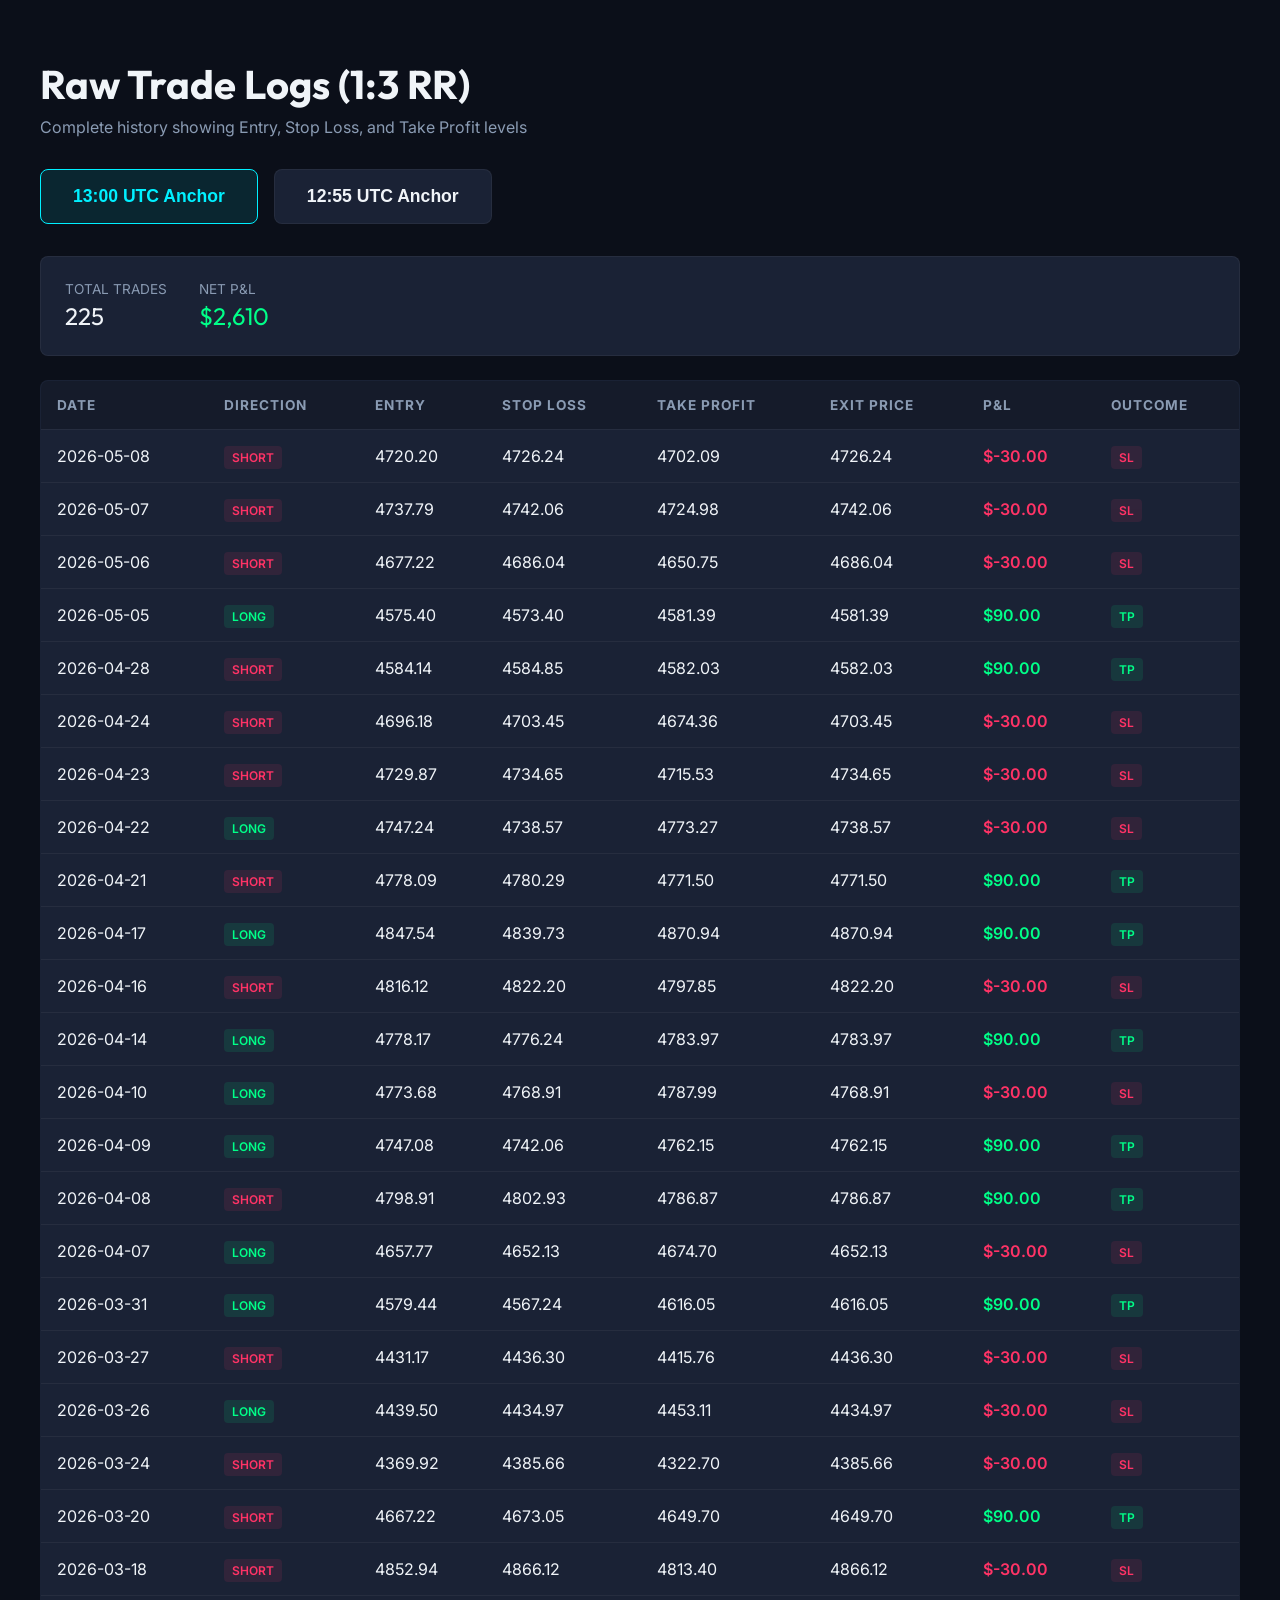
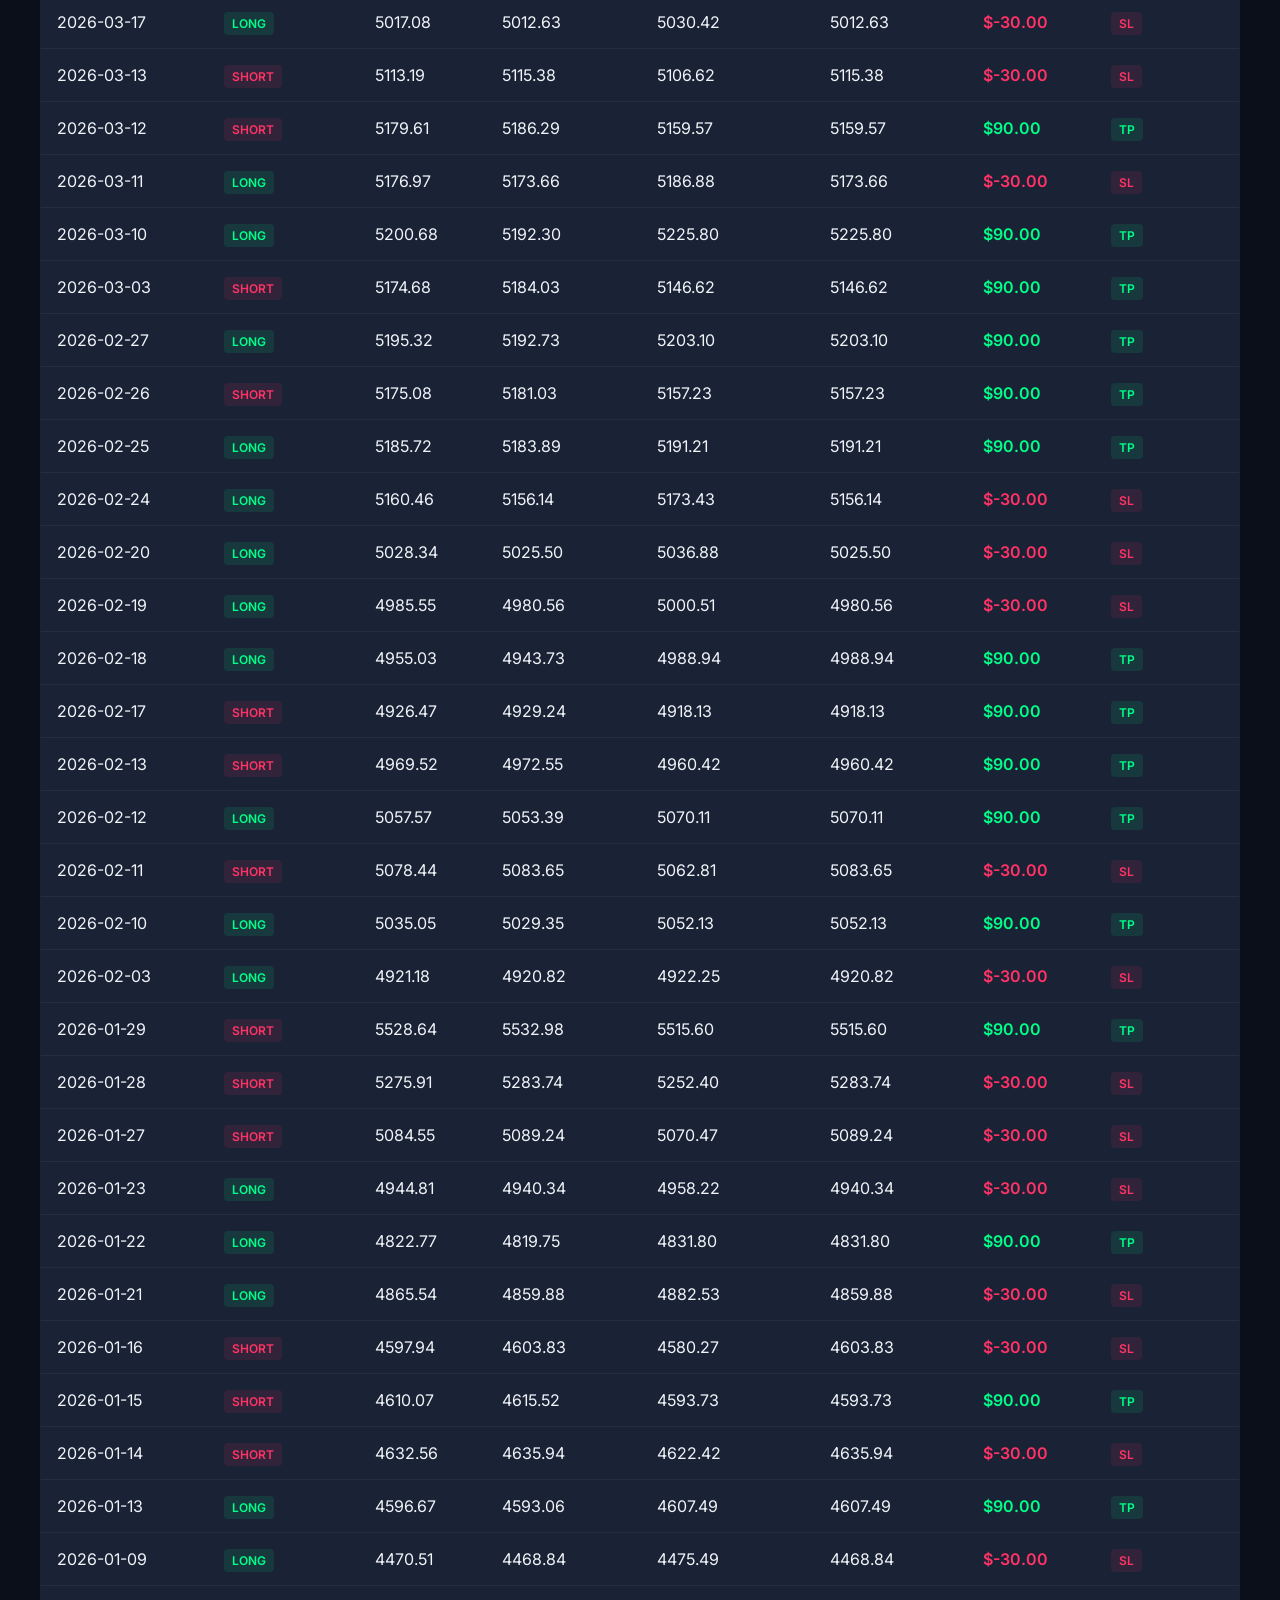
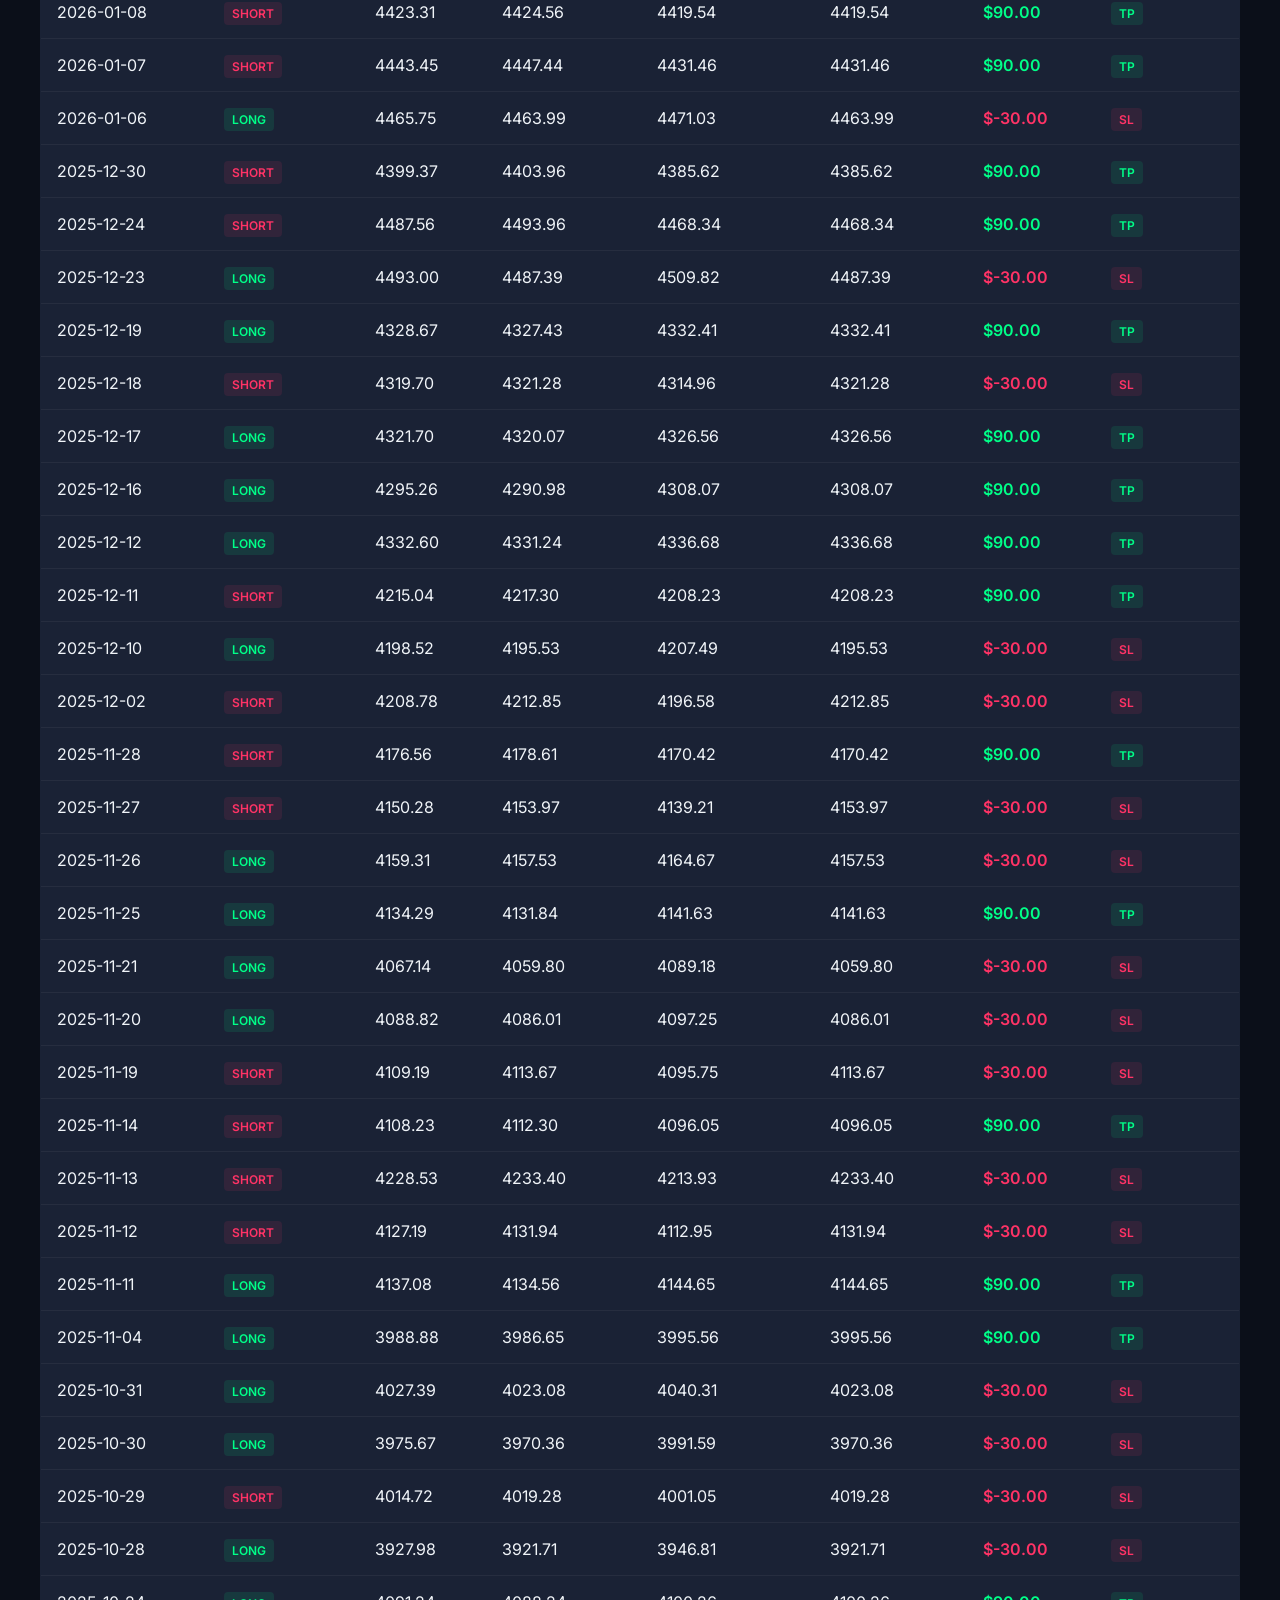
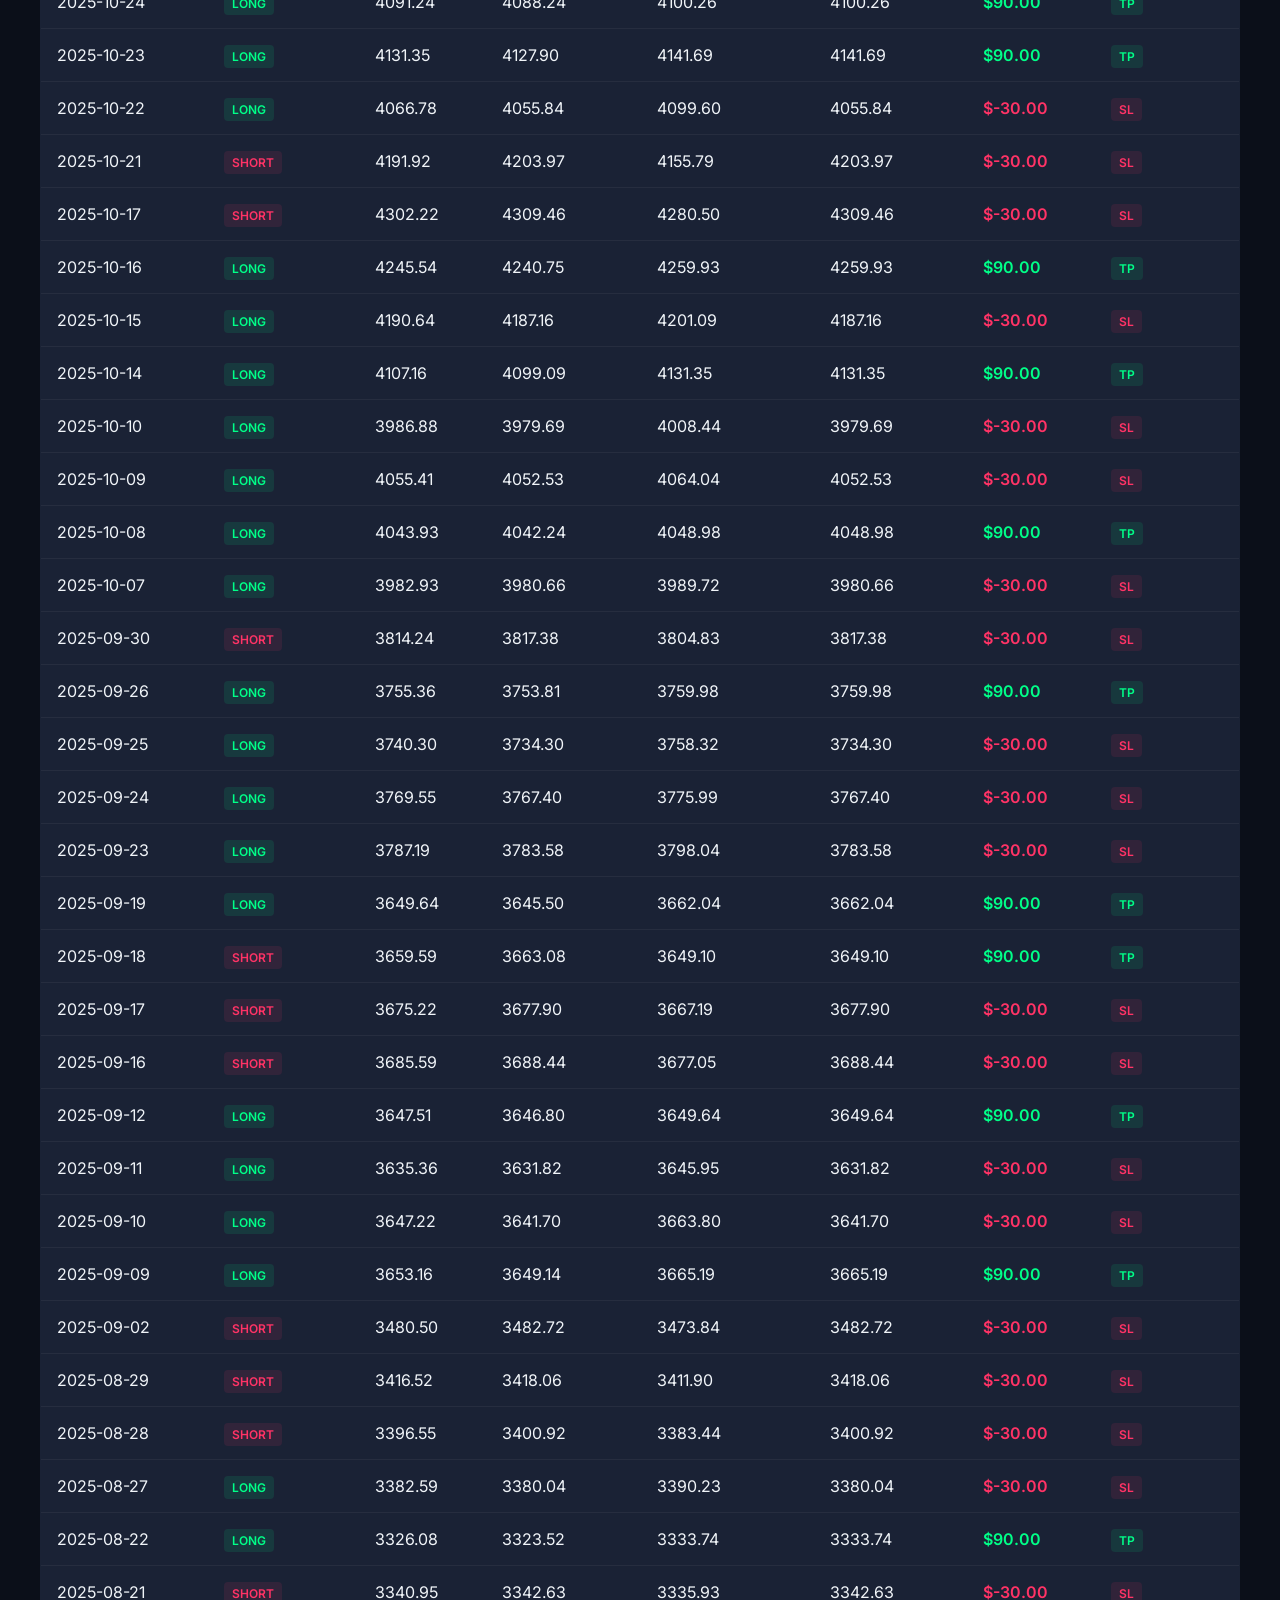
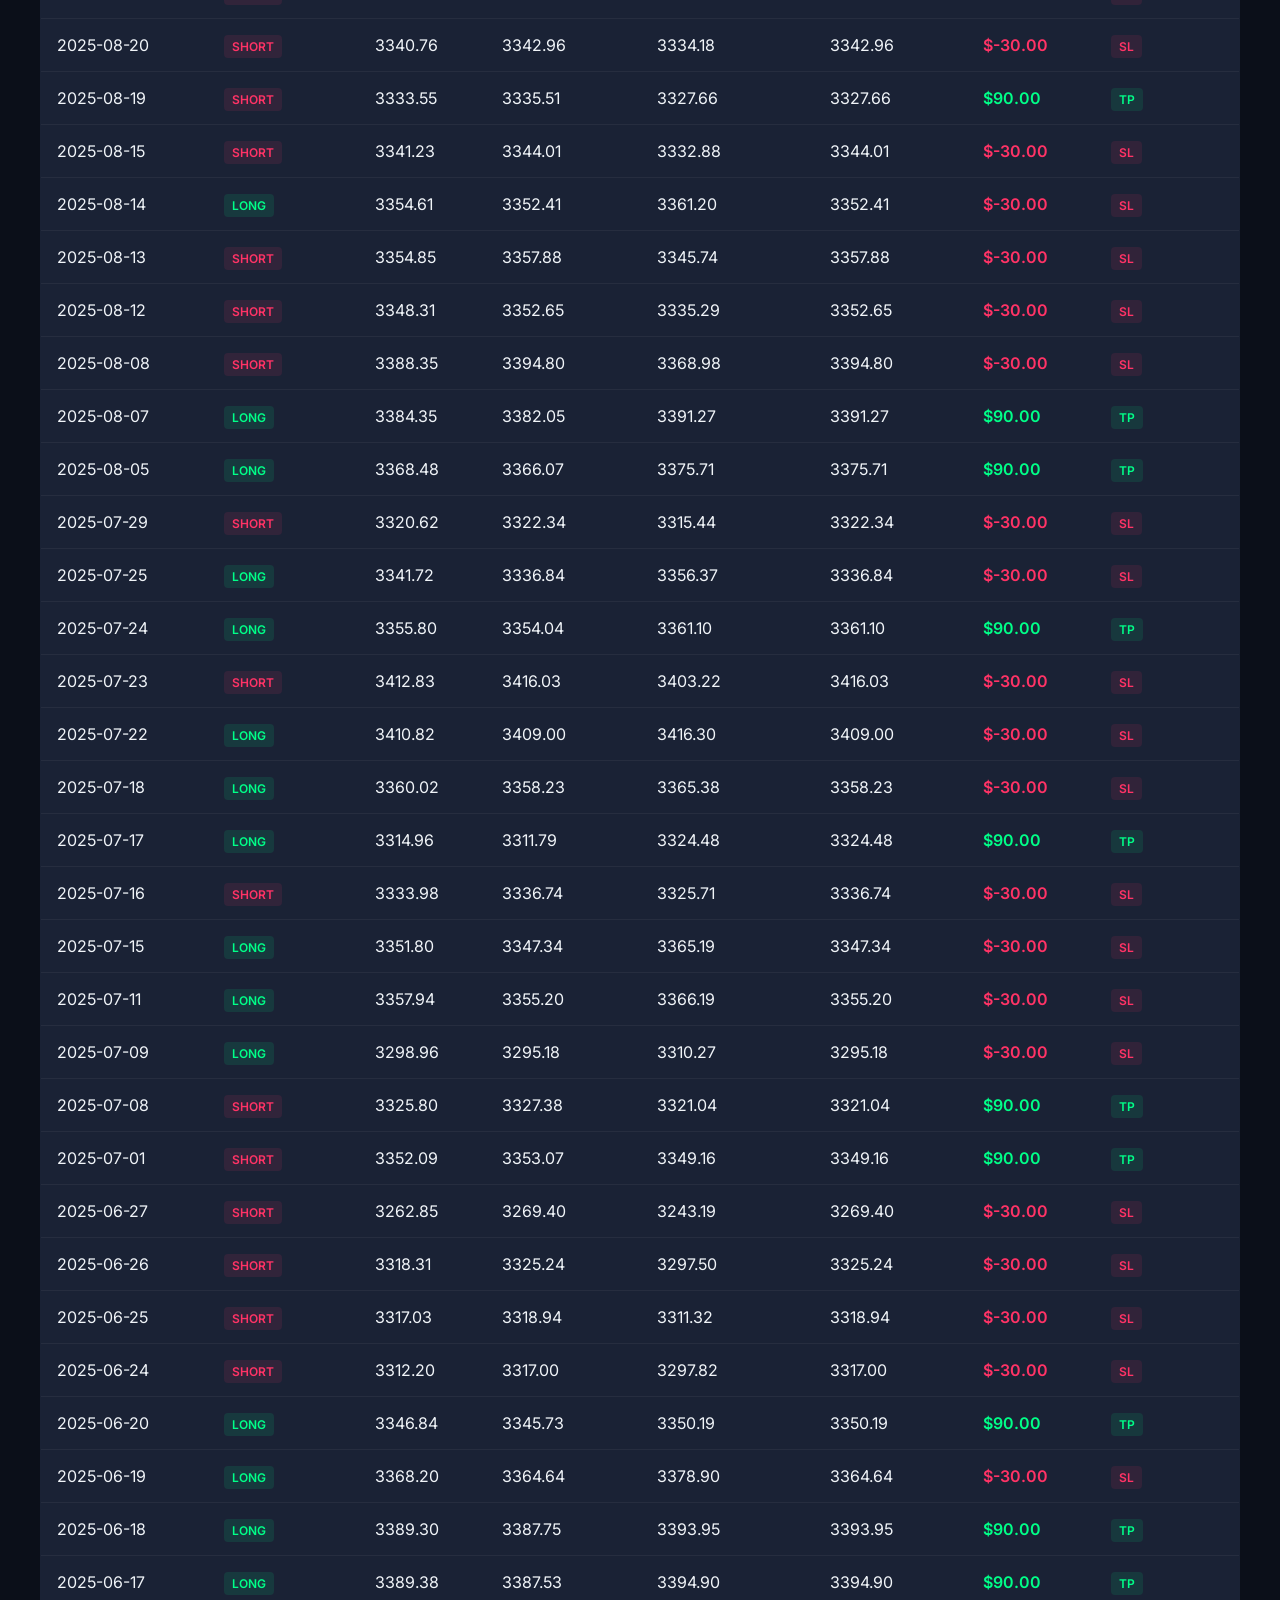
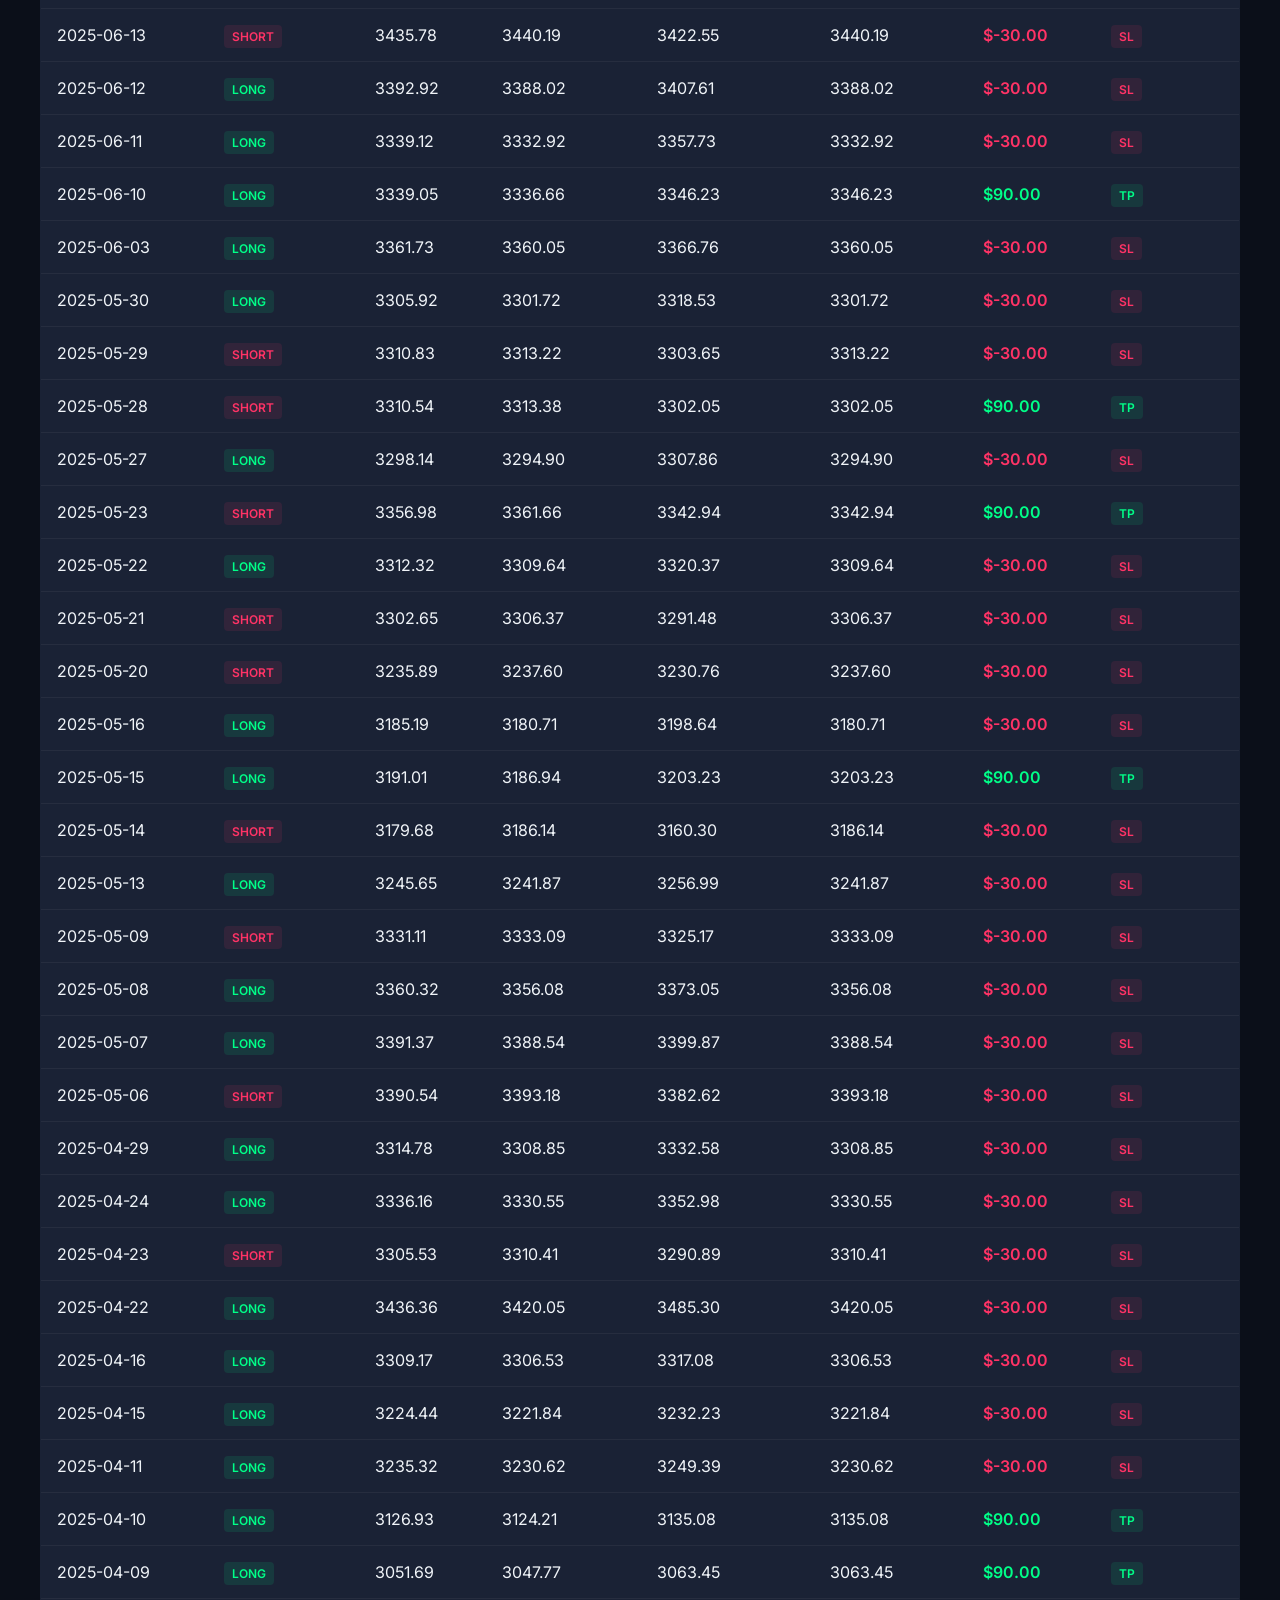
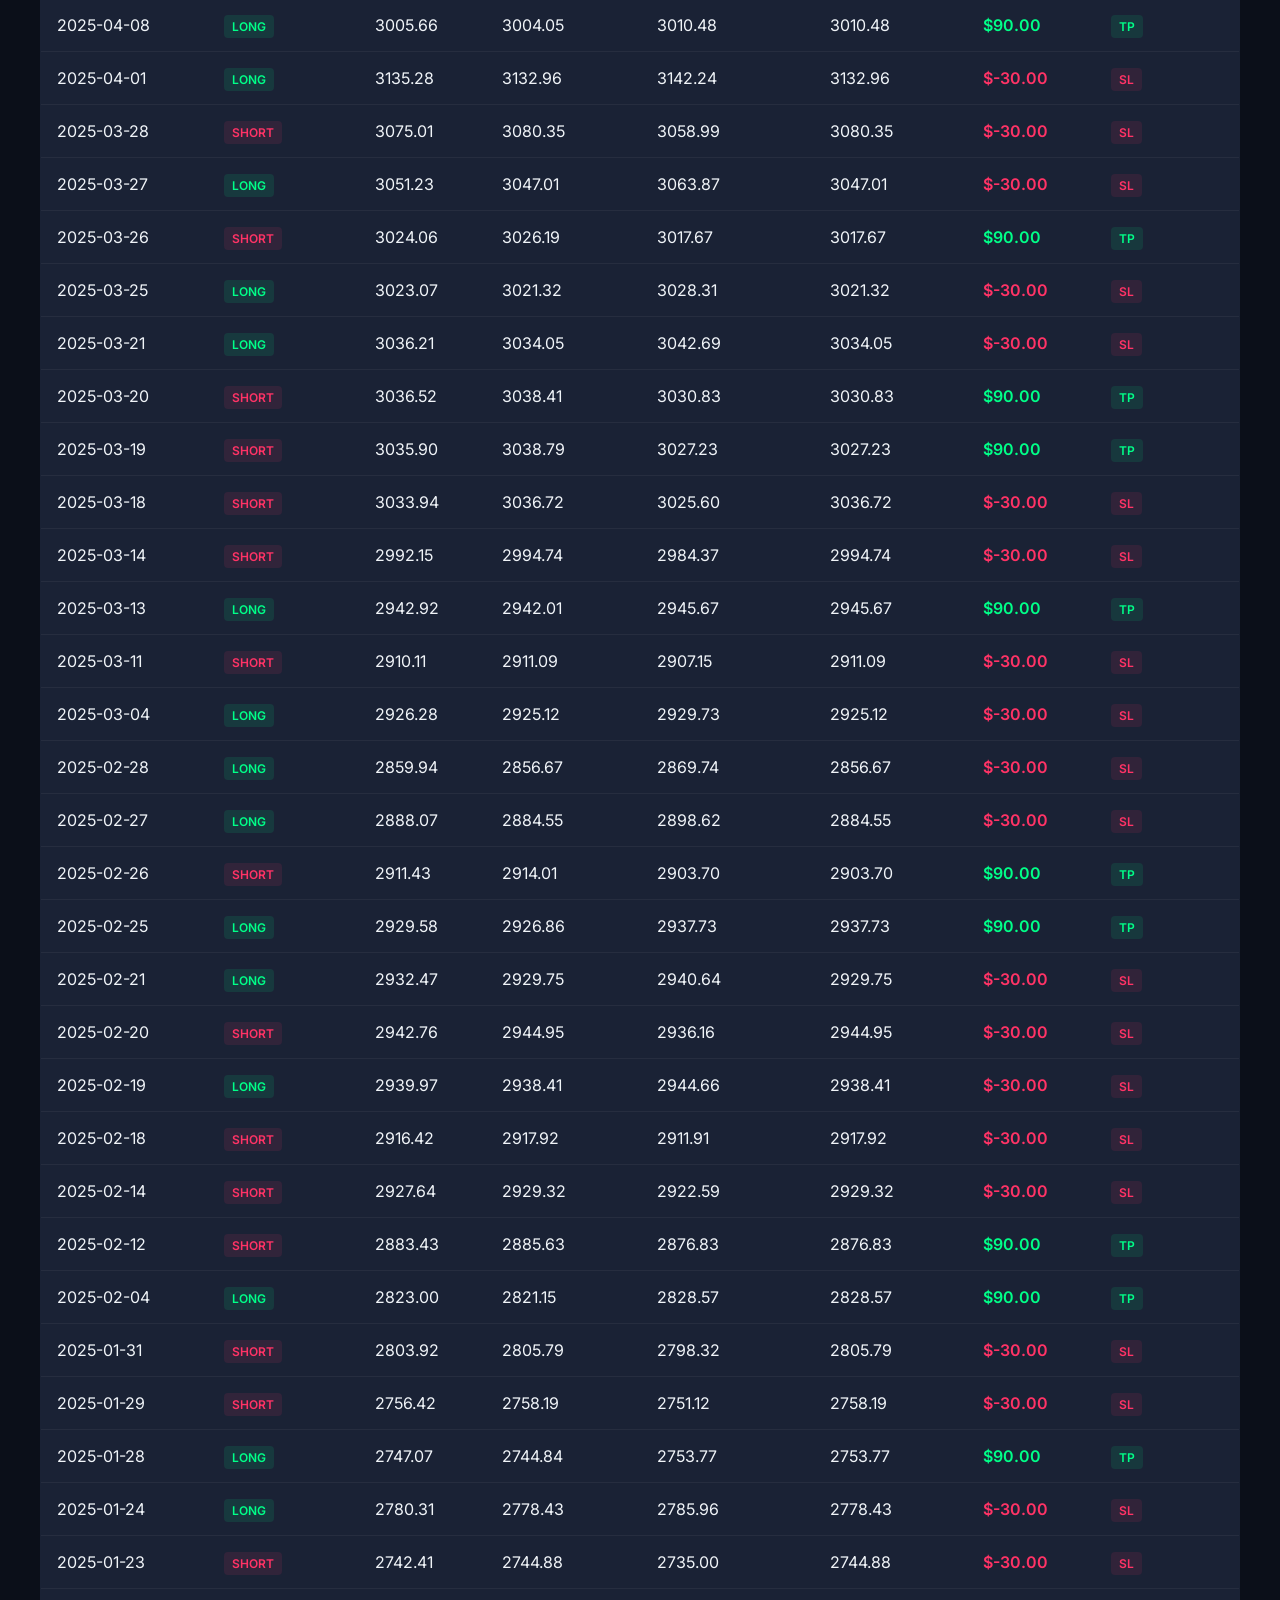
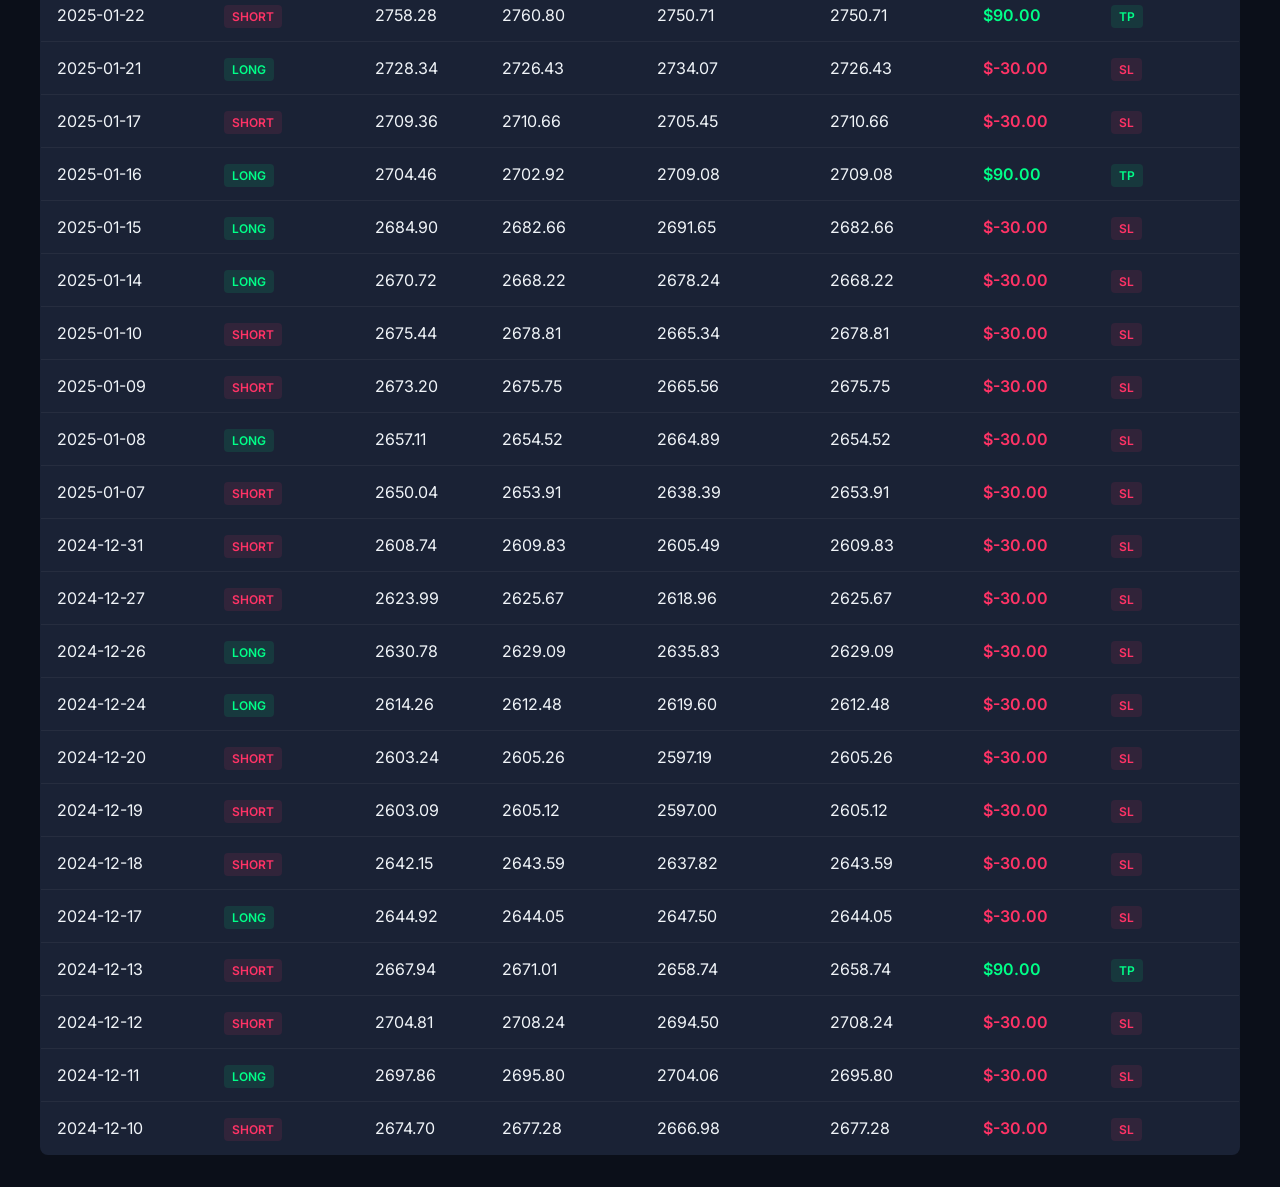
<file: trades_log.html>
<!DOCTYPE html>
<html lang="en">
<head>
    <meta charset="UTF-8">
    <meta name="viewport" content="width=device-width, initial-scale=1.0">
    <title>XAUUSD Trade Logs</title>
    <link href="https://fonts.googleapis.com/css2?family=Inter:wght@400;600&family=Outfit:wght@600;800&display=swap" rel="stylesheet">
    <style>
        :root {
            --bg: #0b0f19;
            --surface: #1a2235;
            --primary: #00f0ff;
            --text: #f0f4f8;
            --text-muted: #8a9bb3;
            --success: #00ff88;
            --danger: #ff3366;
            --border: rgba(255,255,255,0.05);
        }
        body {
            font-family: 'Inter', sans-serif;
            background: var(--bg);
            color: var(--text);
            margin: 0;
            padding: 2rem;
        }
        .container { max-width: 1200px; margin: 0 auto; }
        h1 { font-family: 'Outfit', sans-serif; font-size: 2.5rem; margin-bottom: 0.5rem; }
        .subtitle { color: var(--text-muted); margin-bottom: 2rem; }
        
        .tabs { display: flex; gap: 1rem; margin-bottom: 2rem; }
        .tab-btn {
            background: var(--surface);
            color: var(--text);
            border: 1px solid var(--border);
            padding: 1rem 2rem;
            border-radius: 8px;
            cursor: pointer;
            font-size: 1.1rem;
            font-weight: 600;
            transition: all 0.2s;
        }
        .tab-btn.active {
            background: rgba(0, 240, 255, 0.1);
            border-color: var(--primary);
            color: var(--primary);
        }
        .tab-btn:hover:not(.active) { background: rgba(255,255,255,0.05); }
        
        .tab-content { display: none; }
        .tab-content.active { display: block; }
        
        .summary-bar {
            display: flex;
            gap: 2rem;
            background: var(--surface);
            padding: 1.5rem;
            border-radius: 8px;
            margin-bottom: 1.5rem;
            border: 1px solid var(--border);
        }
        .stat { display: flex; flex-direction: column; }
        .stat-label { color: var(--text-muted); font-size: 0.85rem; text-transform: uppercase; margin-bottom: 0.25rem; }
        .stat-val { font-family: 'Outfit', sans-serif; font-size: 1.5rem; }
        
        table {
            width: 100%;
            border-collapse: collapse;
            background: var(--surface);
            border-radius: 8px;
            overflow: hidden;
            border: 1px solid var(--border);
        }
        th, td {
            padding: 1rem;
            text-align: left;
            border-bottom: 1px solid var(--border);
        }
        th {
            color: var(--text-muted);
            font-size: 0.85rem;
            text-transform: uppercase;
            letter-spacing: 1px;
            background: rgba(0,0,0,0.2);
        }
        tr:last-child td { border-bottom: none; }
        tr:hover td { background: rgba(255,255,255,0.02); }
        
        .badge {
            padding: 0.25rem 0.5rem;
            border-radius: 4px;
            font-size: 0.75rem;
            font-weight: 600;
        }
        .badge.success { background: rgba(0,255,136,0.1); color: var(--success); }
        .badge.danger { background: rgba(255,51,102,0.1); color: var(--danger); }
        .bold { font-weight: 600; }
        .success { color: var(--success); }
        .danger { color: var(--danger); }
    </style>
</head>
<body>

<div class="container">
    <h1>Raw Trade Logs (1:3 RR)</h1>
    <div class="subtitle">Complete history showing Entry, Stop Loss, and Take Profit levels</div>

    <div class="tabs">
        <button class="tab-btn active" onclick="showTab('tab-1300')">13:00 UTC Anchor</button>
        <button class="tab-btn" onclick="showTab('tab-1255')">12:55 UTC Anchor</button>
    </div>

    <!-- 13:00 TAB -->
    <div id="tab-1300" class="tab-content active">
        <div class="summary-bar">
            <div class="stat">
                <span class="stat-label">Total Trades</span>
                <span class="stat-val">225</span>
            </div>
            <div class="stat">
                <span class="stat-label">Net P&L</span>
                <span class="stat-val success">$2,610</span>
            </div>
        </div>
        <table>
            <thead>
                <tr>
                    <th>Date</th>
                    <th>Direction</th>
                    <th>Entry</th>
                    <th>Stop Loss</th>
                    <th>Take Profit</th>
                    <th>Exit Price</th>
                    <th>P&L</th>
                    <th>Outcome</th>
                </tr>
            </thead>
            <tbody>
                
            <tr>
                <td>2026-05-08</td>
                <td><span class='badge danger'>SHORT</span></td>
                <td>4720.20</td>
                <td>4726.24</td>
                <td>4702.09</td>
                <td>4726.24</td>
                <td class="bold danger">$-30.00</td>
                <td><span class='badge danger'>SL</span></td>
            </tr>
            
            <tr>
                <td>2026-05-07</td>
                <td><span class='badge danger'>SHORT</span></td>
                <td>4737.79</td>
                <td>4742.06</td>
                <td>4724.98</td>
                <td>4742.06</td>
                <td class="bold danger">$-30.00</td>
                <td><span class='badge danger'>SL</span></td>
            </tr>
            
            <tr>
                <td>2026-05-06</td>
                <td><span class='badge danger'>SHORT</span></td>
                <td>4677.22</td>
                <td>4686.04</td>
                <td>4650.75</td>
                <td>4686.04</td>
                <td class="bold danger">$-30.00</td>
                <td><span class='badge danger'>SL</span></td>
            </tr>
            
            <tr>
                <td>2026-05-05</td>
                <td><span class='badge success'>LONG</span></td>
                <td>4575.40</td>
                <td>4573.40</td>
                <td>4581.39</td>
                <td>4581.39</td>
                <td class="bold success">$90.00</td>
                <td><span class='badge success'>TP</span></td>
            </tr>
            
            <tr>
                <td>2026-04-28</td>
                <td><span class='badge danger'>SHORT</span></td>
                <td>4584.14</td>
                <td>4584.85</td>
                <td>4582.03</td>
                <td>4582.03</td>
                <td class="bold success">$90.00</td>
                <td><span class='badge success'>TP</span></td>
            </tr>
            
            <tr>
                <td>2026-04-24</td>
                <td><span class='badge danger'>SHORT</span></td>
                <td>4696.18</td>
                <td>4703.45</td>
                <td>4674.36</td>
                <td>4703.45</td>
                <td class="bold danger">$-30.00</td>
                <td><span class='badge danger'>SL</span></td>
            </tr>
            
            <tr>
                <td>2026-04-23</td>
                <td><span class='badge danger'>SHORT</span></td>
                <td>4729.87</td>
                <td>4734.65</td>
                <td>4715.53</td>
                <td>4734.65</td>
                <td class="bold danger">$-30.00</td>
                <td><span class='badge danger'>SL</span></td>
            </tr>
            
            <tr>
                <td>2026-04-22</td>
                <td><span class='badge success'>LONG</span></td>
                <td>4747.24</td>
                <td>4738.57</td>
                <td>4773.27</td>
                <td>4738.57</td>
                <td class="bold danger">$-30.00</td>
                <td><span class='badge danger'>SL</span></td>
            </tr>
            
            <tr>
                <td>2026-04-21</td>
                <td><span class='badge danger'>SHORT</span></td>
                <td>4778.09</td>
                <td>4780.29</td>
                <td>4771.50</td>
                <td>4771.50</td>
                <td class="bold success">$90.00</td>
                <td><span class='badge success'>TP</span></td>
            </tr>
            
            <tr>
                <td>2026-04-17</td>
                <td><span class='badge success'>LONG</span></td>
                <td>4847.54</td>
                <td>4839.73</td>
                <td>4870.94</td>
                <td>4870.94</td>
                <td class="bold success">$90.00</td>
                <td><span class='badge success'>TP</span></td>
            </tr>
            
            <tr>
                <td>2026-04-16</td>
                <td><span class='badge danger'>SHORT</span></td>
                <td>4816.12</td>
                <td>4822.20</td>
                <td>4797.85</td>
                <td>4822.20</td>
                <td class="bold danger">$-30.00</td>
                <td><span class='badge danger'>SL</span></td>
            </tr>
            
            <tr>
                <td>2026-04-14</td>
                <td><span class='badge success'>LONG</span></td>
                <td>4778.17</td>
                <td>4776.24</td>
                <td>4783.97</td>
                <td>4783.97</td>
                <td class="bold success">$90.00</td>
                <td><span class='badge success'>TP</span></td>
            </tr>
            
            <tr>
                <td>2026-04-10</td>
                <td><span class='badge success'>LONG</span></td>
                <td>4773.68</td>
                <td>4768.91</td>
                <td>4787.99</td>
                <td>4768.91</td>
                <td class="bold danger">$-30.00</td>
                <td><span class='badge danger'>SL</span></td>
            </tr>
            
            <tr>
                <td>2026-04-09</td>
                <td><span class='badge success'>LONG</span></td>
                <td>4747.08</td>
                <td>4742.06</td>
                <td>4762.15</td>
                <td>4762.15</td>
                <td class="bold success">$90.00</td>
                <td><span class='badge success'>TP</span></td>
            </tr>
            
            <tr>
                <td>2026-04-08</td>
                <td><span class='badge danger'>SHORT</span></td>
                <td>4798.91</td>
                <td>4802.93</td>
                <td>4786.87</td>
                <td>4786.87</td>
                <td class="bold success">$90.00</td>
                <td><span class='badge success'>TP</span></td>
            </tr>
            
            <tr>
                <td>2026-04-07</td>
                <td><span class='badge success'>LONG</span></td>
                <td>4657.77</td>
                <td>4652.13</td>
                <td>4674.70</td>
                <td>4652.13</td>
                <td class="bold danger">$-30.00</td>
                <td><span class='badge danger'>SL</span></td>
            </tr>
            
            <tr>
                <td>2026-03-31</td>
                <td><span class='badge success'>LONG</span></td>
                <td>4579.44</td>
                <td>4567.24</td>
                <td>4616.05</td>
                <td>4616.05</td>
                <td class="bold success">$90.00</td>
                <td><span class='badge success'>TP</span></td>
            </tr>
            
            <tr>
                <td>2026-03-27</td>
                <td><span class='badge danger'>SHORT</span></td>
                <td>4431.17</td>
                <td>4436.30</td>
                <td>4415.76</td>
                <td>4436.30</td>
                <td class="bold danger">$-30.00</td>
                <td><span class='badge danger'>SL</span></td>
            </tr>
            
            <tr>
                <td>2026-03-26</td>
                <td><span class='badge success'>LONG</span></td>
                <td>4439.50</td>
                <td>4434.97</td>
                <td>4453.11</td>
                <td>4434.97</td>
                <td class="bold danger">$-30.00</td>
                <td><span class='badge danger'>SL</span></td>
            </tr>
            
            <tr>
                <td>2026-03-24</td>
                <td><span class='badge danger'>SHORT</span></td>
                <td>4369.92</td>
                <td>4385.66</td>
                <td>4322.70</td>
                <td>4385.66</td>
                <td class="bold danger">$-30.00</td>
                <td><span class='badge danger'>SL</span></td>
            </tr>
            
            <tr>
                <td>2026-03-20</td>
                <td><span class='badge danger'>SHORT</span></td>
                <td>4667.22</td>
                <td>4673.05</td>
                <td>4649.70</td>
                <td>4649.70</td>
                <td class="bold success">$90.00</td>
                <td><span class='badge success'>TP</span></td>
            </tr>
            
            <tr>
                <td>2026-03-18</td>
                <td><span class='badge danger'>SHORT</span></td>
                <td>4852.94</td>
                <td>4866.12</td>
                <td>4813.40</td>
                <td>4866.12</td>
                <td class="bold danger">$-30.00</td>
                <td><span class='badge danger'>SL</span></td>
            </tr>
            
            <tr>
                <td>2026-03-17</td>
                <td><span class='badge success'>LONG</span></td>
                <td>5017.08</td>
                <td>5012.63</td>
                <td>5030.42</td>
                <td>5012.63</td>
                <td class="bold danger">$-30.00</td>
                <td><span class='badge danger'>SL</span></td>
            </tr>
            
            <tr>
                <td>2026-03-13</td>
                <td><span class='badge danger'>SHORT</span></td>
                <td>5113.19</td>
                <td>5115.38</td>
                <td>5106.62</td>
                <td>5115.38</td>
                <td class="bold danger">$-30.00</td>
                <td><span class='badge danger'>SL</span></td>
            </tr>
            
            <tr>
                <td>2026-03-12</td>
                <td><span class='badge danger'>SHORT</span></td>
                <td>5179.61</td>
                <td>5186.29</td>
                <td>5159.57</td>
                <td>5159.57</td>
                <td class="bold success">$90.00</td>
                <td><span class='badge success'>TP</span></td>
            </tr>
            
            <tr>
                <td>2026-03-11</td>
                <td><span class='badge success'>LONG</span></td>
                <td>5176.97</td>
                <td>5173.66</td>
                <td>5186.88</td>
                <td>5173.66</td>
                <td class="bold danger">$-30.00</td>
                <td><span class='badge danger'>SL</span></td>
            </tr>
            
            <tr>
                <td>2026-03-10</td>
                <td><span class='badge success'>LONG</span></td>
                <td>5200.68</td>
                <td>5192.30</td>
                <td>5225.80</td>
                <td>5225.80</td>
                <td class="bold success">$90.00</td>
                <td><span class='badge success'>TP</span></td>
            </tr>
            
            <tr>
                <td>2026-03-03</td>
                <td><span class='badge danger'>SHORT</span></td>
                <td>5174.68</td>
                <td>5184.03</td>
                <td>5146.62</td>
                <td>5146.62</td>
                <td class="bold success">$90.00</td>
                <td><span class='badge success'>TP</span></td>
            </tr>
            
            <tr>
                <td>2026-02-27</td>
                <td><span class='badge success'>LONG</span></td>
                <td>5195.32</td>
                <td>5192.73</td>
                <td>5203.10</td>
                <td>5203.10</td>
                <td class="bold success">$90.00</td>
                <td><span class='badge success'>TP</span></td>
            </tr>
            
            <tr>
                <td>2026-02-26</td>
                <td><span class='badge danger'>SHORT</span></td>
                <td>5175.08</td>
                <td>5181.03</td>
                <td>5157.23</td>
                <td>5157.23</td>
                <td class="bold success">$90.00</td>
                <td><span class='badge success'>TP</span></td>
            </tr>
            
            <tr>
                <td>2026-02-25</td>
                <td><span class='badge success'>LONG</span></td>
                <td>5185.72</td>
                <td>5183.89</td>
                <td>5191.21</td>
                <td>5191.21</td>
                <td class="bold success">$90.00</td>
                <td><span class='badge success'>TP</span></td>
            </tr>
            
            <tr>
                <td>2026-02-24</td>
                <td><span class='badge success'>LONG</span></td>
                <td>5160.46</td>
                <td>5156.14</td>
                <td>5173.43</td>
                <td>5156.14</td>
                <td class="bold danger">$-30.00</td>
                <td><span class='badge danger'>SL</span></td>
            </tr>
            
            <tr>
                <td>2026-02-20</td>
                <td><span class='badge success'>LONG</span></td>
                <td>5028.34</td>
                <td>5025.50</td>
                <td>5036.88</td>
                <td>5025.50</td>
                <td class="bold danger">$-30.00</td>
                <td><span class='badge danger'>SL</span></td>
            </tr>
            
            <tr>
                <td>2026-02-19</td>
                <td><span class='badge success'>LONG</span></td>
                <td>4985.55</td>
                <td>4980.56</td>
                <td>5000.51</td>
                <td>4980.56</td>
                <td class="bold danger">$-30.00</td>
                <td><span class='badge danger'>SL</span></td>
            </tr>
            
            <tr>
                <td>2026-02-18</td>
                <td><span class='badge success'>LONG</span></td>
                <td>4955.03</td>
                <td>4943.73</td>
                <td>4988.94</td>
                <td>4988.94</td>
                <td class="bold success">$90.00</td>
                <td><span class='badge success'>TP</span></td>
            </tr>
            
            <tr>
                <td>2026-02-17</td>
                <td><span class='badge danger'>SHORT</span></td>
                <td>4926.47</td>
                <td>4929.24</td>
                <td>4918.13</td>
                <td>4918.13</td>
                <td class="bold success">$90.00</td>
                <td><span class='badge success'>TP</span></td>
            </tr>
            
            <tr>
                <td>2026-02-13</td>
                <td><span class='badge danger'>SHORT</span></td>
                <td>4969.52</td>
                <td>4972.55</td>
                <td>4960.42</td>
                <td>4960.42</td>
                <td class="bold success">$90.00</td>
                <td><span class='badge success'>TP</span></td>
            </tr>
            
            <tr>
                <td>2026-02-12</td>
                <td><span class='badge success'>LONG</span></td>
                <td>5057.57</td>
                <td>5053.39</td>
                <td>5070.11</td>
                <td>5070.11</td>
                <td class="bold success">$90.00</td>
                <td><span class='badge success'>TP</span></td>
            </tr>
            
            <tr>
                <td>2026-02-11</td>
                <td><span class='badge danger'>SHORT</span></td>
                <td>5078.44</td>
                <td>5083.65</td>
                <td>5062.81</td>
                <td>5083.65</td>
                <td class="bold danger">$-30.00</td>
                <td><span class='badge danger'>SL</span></td>
            </tr>
            
            <tr>
                <td>2026-02-10</td>
                <td><span class='badge success'>LONG</span></td>
                <td>5035.05</td>
                <td>5029.35</td>
                <td>5052.13</td>
                <td>5052.13</td>
                <td class="bold success">$90.00</td>
                <td><span class='badge success'>TP</span></td>
            </tr>
            
            <tr>
                <td>2026-02-03</td>
                <td><span class='badge success'>LONG</span></td>
                <td>4921.18</td>
                <td>4920.82</td>
                <td>4922.25</td>
                <td>4920.82</td>
                <td class="bold danger">$-30.00</td>
                <td><span class='badge danger'>SL</span></td>
            </tr>
            
            <tr>
                <td>2026-01-29</td>
                <td><span class='badge danger'>SHORT</span></td>
                <td>5528.64</td>
                <td>5532.98</td>
                <td>5515.60</td>
                <td>5515.60</td>
                <td class="bold success">$90.00</td>
                <td><span class='badge success'>TP</span></td>
            </tr>
            
            <tr>
                <td>2026-01-28</td>
                <td><span class='badge danger'>SHORT</span></td>
                <td>5275.91</td>
                <td>5283.74</td>
                <td>5252.40</td>
                <td>5283.74</td>
                <td class="bold danger">$-30.00</td>
                <td><span class='badge danger'>SL</span></td>
            </tr>
            
            <tr>
                <td>2026-01-27</td>
                <td><span class='badge danger'>SHORT</span></td>
                <td>5084.55</td>
                <td>5089.24</td>
                <td>5070.47</td>
                <td>5089.24</td>
                <td class="bold danger">$-30.00</td>
                <td><span class='badge danger'>SL</span></td>
            </tr>
            
            <tr>
                <td>2026-01-23</td>
                <td><span class='badge success'>LONG</span></td>
                <td>4944.81</td>
                <td>4940.34</td>
                <td>4958.22</td>
                <td>4940.34</td>
                <td class="bold danger">$-30.00</td>
                <td><span class='badge danger'>SL</span></td>
            </tr>
            
            <tr>
                <td>2026-01-22</td>
                <td><span class='badge success'>LONG</span></td>
                <td>4822.77</td>
                <td>4819.75</td>
                <td>4831.80</td>
                <td>4831.80</td>
                <td class="bold success">$90.00</td>
                <td><span class='badge success'>TP</span></td>
            </tr>
            
            <tr>
                <td>2026-01-21</td>
                <td><span class='badge success'>LONG</span></td>
                <td>4865.54</td>
                <td>4859.88</td>
                <td>4882.53</td>
                <td>4859.88</td>
                <td class="bold danger">$-30.00</td>
                <td><span class='badge danger'>SL</span></td>
            </tr>
            
            <tr>
                <td>2026-01-16</td>
                <td><span class='badge danger'>SHORT</span></td>
                <td>4597.94</td>
                <td>4603.83</td>
                <td>4580.27</td>
                <td>4603.83</td>
                <td class="bold danger">$-30.00</td>
                <td><span class='badge danger'>SL</span></td>
            </tr>
            
            <tr>
                <td>2026-01-15</td>
                <td><span class='badge danger'>SHORT</span></td>
                <td>4610.07</td>
                <td>4615.52</td>
                <td>4593.73</td>
                <td>4593.73</td>
                <td class="bold success">$90.00</td>
                <td><span class='badge success'>TP</span></td>
            </tr>
            
            <tr>
                <td>2026-01-14</td>
                <td><span class='badge danger'>SHORT</span></td>
                <td>4632.56</td>
                <td>4635.94</td>
                <td>4622.42</td>
                <td>4635.94</td>
                <td class="bold danger">$-30.00</td>
                <td><span class='badge danger'>SL</span></td>
            </tr>
            
            <tr>
                <td>2026-01-13</td>
                <td><span class='badge success'>LONG</span></td>
                <td>4596.67</td>
                <td>4593.06</td>
                <td>4607.49</td>
                <td>4607.49</td>
                <td class="bold success">$90.00</td>
                <td><span class='badge success'>TP</span></td>
            </tr>
            
            <tr>
                <td>2026-01-09</td>
                <td><span class='badge success'>LONG</span></td>
                <td>4470.51</td>
                <td>4468.84</td>
                <td>4475.49</td>
                <td>4468.84</td>
                <td class="bold danger">$-30.00</td>
                <td><span class='badge danger'>SL</span></td>
            </tr>
            
            <tr>
                <td>2026-01-08</td>
                <td><span class='badge danger'>SHORT</span></td>
                <td>4423.31</td>
                <td>4424.56</td>
                <td>4419.54</td>
                <td>4419.54</td>
                <td class="bold success">$90.00</td>
                <td><span class='badge success'>TP</span></td>
            </tr>
            
            <tr>
                <td>2026-01-07</td>
                <td><span class='badge danger'>SHORT</span></td>
                <td>4443.45</td>
                <td>4447.44</td>
                <td>4431.46</td>
                <td>4431.46</td>
                <td class="bold success">$90.00</td>
                <td><span class='badge success'>TP</span></td>
            </tr>
            
            <tr>
                <td>2026-01-06</td>
                <td><span class='badge success'>LONG</span></td>
                <td>4465.75</td>
                <td>4463.99</td>
                <td>4471.03</td>
                <td>4463.99</td>
                <td class="bold danger">$-30.00</td>
                <td><span class='badge danger'>SL</span></td>
            </tr>
            
            <tr>
                <td>2025-12-30</td>
                <td><span class='badge danger'>SHORT</span></td>
                <td>4399.37</td>
                <td>4403.96</td>
                <td>4385.62</td>
                <td>4385.62</td>
                <td class="bold success">$90.00</td>
                <td><span class='badge success'>TP</span></td>
            </tr>
            
            <tr>
                <td>2025-12-24</td>
                <td><span class='badge danger'>SHORT</span></td>
                <td>4487.56</td>
                <td>4493.96</td>
                <td>4468.34</td>
                <td>4468.34</td>
                <td class="bold success">$90.00</td>
                <td><span class='badge success'>TP</span></td>
            </tr>
            
            <tr>
                <td>2025-12-23</td>
                <td><span class='badge success'>LONG</span></td>
                <td>4493.00</td>
                <td>4487.39</td>
                <td>4509.82</td>
                <td>4487.39</td>
                <td class="bold danger">$-30.00</td>
                <td><span class='badge danger'>SL</span></td>
            </tr>
            
            <tr>
                <td>2025-12-19</td>
                <td><span class='badge success'>LONG</span></td>
                <td>4328.67</td>
                <td>4327.43</td>
                <td>4332.41</td>
                <td>4332.41</td>
                <td class="bold success">$90.00</td>
                <td><span class='badge success'>TP</span></td>
            </tr>
            
            <tr>
                <td>2025-12-18</td>
                <td><span class='badge danger'>SHORT</span></td>
                <td>4319.70</td>
                <td>4321.28</td>
                <td>4314.96</td>
                <td>4321.28</td>
                <td class="bold danger">$-30.00</td>
                <td><span class='badge danger'>SL</span></td>
            </tr>
            
            <tr>
                <td>2025-12-17</td>
                <td><span class='badge success'>LONG</span></td>
                <td>4321.70</td>
                <td>4320.07</td>
                <td>4326.56</td>
                <td>4326.56</td>
                <td class="bold success">$90.00</td>
                <td><span class='badge success'>TP</span></td>
            </tr>
            
            <tr>
                <td>2025-12-16</td>
                <td><span class='badge success'>LONG</span></td>
                <td>4295.26</td>
                <td>4290.98</td>
                <td>4308.07</td>
                <td>4308.07</td>
                <td class="bold success">$90.00</td>
                <td><span class='badge success'>TP</span></td>
            </tr>
            
            <tr>
                <td>2025-12-12</td>
                <td><span class='badge success'>LONG</span></td>
                <td>4332.60</td>
                <td>4331.24</td>
                <td>4336.68</td>
                <td>4336.68</td>
                <td class="bold success">$90.00</td>
                <td><span class='badge success'>TP</span></td>
            </tr>
            
            <tr>
                <td>2025-12-11</td>
                <td><span class='badge danger'>SHORT</span></td>
                <td>4215.04</td>
                <td>4217.30</td>
                <td>4208.23</td>
                <td>4208.23</td>
                <td class="bold success">$90.00</td>
                <td><span class='badge success'>TP</span></td>
            </tr>
            
            <tr>
                <td>2025-12-10</td>
                <td><span class='badge success'>LONG</span></td>
                <td>4198.52</td>
                <td>4195.53</td>
                <td>4207.49</td>
                <td>4195.53</td>
                <td class="bold danger">$-30.00</td>
                <td><span class='badge danger'>SL</span></td>
            </tr>
            
            <tr>
                <td>2025-12-02</td>
                <td><span class='badge danger'>SHORT</span></td>
                <td>4208.78</td>
                <td>4212.85</td>
                <td>4196.58</td>
                <td>4212.85</td>
                <td class="bold danger">$-30.00</td>
                <td><span class='badge danger'>SL</span></td>
            </tr>
            
            <tr>
                <td>2025-11-28</td>
                <td><span class='badge danger'>SHORT</span></td>
                <td>4176.56</td>
                <td>4178.61</td>
                <td>4170.42</td>
                <td>4170.42</td>
                <td class="bold success">$90.00</td>
                <td><span class='badge success'>TP</span></td>
            </tr>
            
            <tr>
                <td>2025-11-27</td>
                <td><span class='badge danger'>SHORT</span></td>
                <td>4150.28</td>
                <td>4153.97</td>
                <td>4139.21</td>
                <td>4153.97</td>
                <td class="bold danger">$-30.00</td>
                <td><span class='badge danger'>SL</span></td>
            </tr>
            
            <tr>
                <td>2025-11-26</td>
                <td><span class='badge success'>LONG</span></td>
                <td>4159.31</td>
                <td>4157.53</td>
                <td>4164.67</td>
                <td>4157.53</td>
                <td class="bold danger">$-30.00</td>
                <td><span class='badge danger'>SL</span></td>
            </tr>
            
            <tr>
                <td>2025-11-25</td>
                <td><span class='badge success'>LONG</span></td>
                <td>4134.29</td>
                <td>4131.84</td>
                <td>4141.63</td>
                <td>4141.63</td>
                <td class="bold success">$90.00</td>
                <td><span class='badge success'>TP</span></td>
            </tr>
            
            <tr>
                <td>2025-11-21</td>
                <td><span class='badge success'>LONG</span></td>
                <td>4067.14</td>
                <td>4059.80</td>
                <td>4089.18</td>
                <td>4059.80</td>
                <td class="bold danger">$-30.00</td>
                <td><span class='badge danger'>SL</span></td>
            </tr>
            
            <tr>
                <td>2025-11-20</td>
                <td><span class='badge success'>LONG</span></td>
                <td>4088.82</td>
                <td>4086.01</td>
                <td>4097.25</td>
                <td>4086.01</td>
                <td class="bold danger">$-30.00</td>
                <td><span class='badge danger'>SL</span></td>
            </tr>
            
            <tr>
                <td>2025-11-19</td>
                <td><span class='badge danger'>SHORT</span></td>
                <td>4109.19</td>
                <td>4113.67</td>
                <td>4095.75</td>
                <td>4113.67</td>
                <td class="bold danger">$-30.00</td>
                <td><span class='badge danger'>SL</span></td>
            </tr>
            
            <tr>
                <td>2025-11-14</td>
                <td><span class='badge danger'>SHORT</span></td>
                <td>4108.23</td>
                <td>4112.30</td>
                <td>4096.05</td>
                <td>4096.05</td>
                <td class="bold success">$90.00</td>
                <td><span class='badge success'>TP</span></td>
            </tr>
            
            <tr>
                <td>2025-11-13</td>
                <td><span class='badge danger'>SHORT</span></td>
                <td>4228.53</td>
                <td>4233.40</td>
                <td>4213.93</td>
                <td>4233.40</td>
                <td class="bold danger">$-30.00</td>
                <td><span class='badge danger'>SL</span></td>
            </tr>
            
            <tr>
                <td>2025-11-12</td>
                <td><span class='badge danger'>SHORT</span></td>
                <td>4127.19</td>
                <td>4131.94</td>
                <td>4112.95</td>
                <td>4131.94</td>
                <td class="bold danger">$-30.00</td>
                <td><span class='badge danger'>SL</span></td>
            </tr>
            
            <tr>
                <td>2025-11-11</td>
                <td><span class='badge success'>LONG</span></td>
                <td>4137.08</td>
                <td>4134.56</td>
                <td>4144.65</td>
                <td>4144.65</td>
                <td class="bold success">$90.00</td>
                <td><span class='badge success'>TP</span></td>
            </tr>
            
            <tr>
                <td>2025-11-04</td>
                <td><span class='badge success'>LONG</span></td>
                <td>3988.88</td>
                <td>3986.65</td>
                <td>3995.56</td>
                <td>3995.56</td>
                <td class="bold success">$90.00</td>
                <td><span class='badge success'>TP</span></td>
            </tr>
            
            <tr>
                <td>2025-10-31</td>
                <td><span class='badge success'>LONG</span></td>
                <td>4027.39</td>
                <td>4023.08</td>
                <td>4040.31</td>
                <td>4023.08</td>
                <td class="bold danger">$-30.00</td>
                <td><span class='badge danger'>SL</span></td>
            </tr>
            
            <tr>
                <td>2025-10-30</td>
                <td><span class='badge success'>LONG</span></td>
                <td>3975.67</td>
                <td>3970.36</td>
                <td>3991.59</td>
                <td>3970.36</td>
                <td class="bold danger">$-30.00</td>
                <td><span class='badge danger'>SL</span></td>
            </tr>
            
            <tr>
                <td>2025-10-29</td>
                <td><span class='badge danger'>SHORT</span></td>
                <td>4014.72</td>
                <td>4019.28</td>
                <td>4001.05</td>
                <td>4019.28</td>
                <td class="bold danger">$-30.00</td>
                <td><span class='badge danger'>SL</span></td>
            </tr>
            
            <tr>
                <td>2025-10-28</td>
                <td><span class='badge success'>LONG</span></td>
                <td>3927.98</td>
                <td>3921.71</td>
                <td>3946.81</td>
                <td>3921.71</td>
                <td class="bold danger">$-30.00</td>
                <td><span class='badge danger'>SL</span></td>
            </tr>
            
            <tr>
                <td>2025-10-24</td>
                <td><span class='badge success'>LONG</span></td>
                <td>4091.24</td>
                <td>4088.24</td>
                <td>4100.26</td>
                <td>4100.26</td>
                <td class="bold success">$90.00</td>
                <td><span class='badge success'>TP</span></td>
            </tr>
            
            <tr>
                <td>2025-10-23</td>
                <td><span class='badge success'>LONG</span></td>
                <td>4131.35</td>
                <td>4127.90</td>
                <td>4141.69</td>
                <td>4141.69</td>
                <td class="bold success">$90.00</td>
                <td><span class='badge success'>TP</span></td>
            </tr>
            
            <tr>
                <td>2025-10-22</td>
                <td><span class='badge success'>LONG</span></td>
                <td>4066.78</td>
                <td>4055.84</td>
                <td>4099.60</td>
                <td>4055.84</td>
                <td class="bold danger">$-30.00</td>
                <td><span class='badge danger'>SL</span></td>
            </tr>
            
            <tr>
                <td>2025-10-21</td>
                <td><span class='badge danger'>SHORT</span></td>
                <td>4191.92</td>
                <td>4203.97</td>
                <td>4155.79</td>
                <td>4203.97</td>
                <td class="bold danger">$-30.00</td>
                <td><span class='badge danger'>SL</span></td>
            </tr>
            
            <tr>
                <td>2025-10-17</td>
                <td><span class='badge danger'>SHORT</span></td>
                <td>4302.22</td>
                <td>4309.46</td>
                <td>4280.50</td>
                <td>4309.46</td>
                <td class="bold danger">$-30.00</td>
                <td><span class='badge danger'>SL</span></td>
            </tr>
            
            <tr>
                <td>2025-10-16</td>
                <td><span class='badge success'>LONG</span></td>
                <td>4245.54</td>
                <td>4240.75</td>
                <td>4259.93</td>
                <td>4259.93</td>
                <td class="bold success">$90.00</td>
                <td><span class='badge success'>TP</span></td>
            </tr>
            
            <tr>
                <td>2025-10-15</td>
                <td><span class='badge success'>LONG</span></td>
                <td>4190.64</td>
                <td>4187.16</td>
                <td>4201.09</td>
                <td>4187.16</td>
                <td class="bold danger">$-30.00</td>
                <td><span class='badge danger'>SL</span></td>
            </tr>
            
            <tr>
                <td>2025-10-14</td>
                <td><span class='badge success'>LONG</span></td>
                <td>4107.16</td>
                <td>4099.09</td>
                <td>4131.35</td>
                <td>4131.35</td>
                <td class="bold success">$90.00</td>
                <td><span class='badge success'>TP</span></td>
            </tr>
            
            <tr>
                <td>2025-10-10</td>
                <td><span class='badge success'>LONG</span></td>
                <td>3986.88</td>
                <td>3979.69</td>
                <td>4008.44</td>
                <td>3979.69</td>
                <td class="bold danger">$-30.00</td>
                <td><span class='badge danger'>SL</span></td>
            </tr>
            
            <tr>
                <td>2025-10-09</td>
                <td><span class='badge success'>LONG</span></td>
                <td>4055.41</td>
                <td>4052.53</td>
                <td>4064.04</td>
                <td>4052.53</td>
                <td class="bold danger">$-30.00</td>
                <td><span class='badge danger'>SL</span></td>
            </tr>
            
            <tr>
                <td>2025-10-08</td>
                <td><span class='badge success'>LONG</span></td>
                <td>4043.93</td>
                <td>4042.24</td>
                <td>4048.98</td>
                <td>4048.98</td>
                <td class="bold success">$90.00</td>
                <td><span class='badge success'>TP</span></td>
            </tr>
            
            <tr>
                <td>2025-10-07</td>
                <td><span class='badge success'>LONG</span></td>
                <td>3982.93</td>
                <td>3980.66</td>
                <td>3989.72</td>
                <td>3980.66</td>
                <td class="bold danger">$-30.00</td>
                <td><span class='badge danger'>SL</span></td>
            </tr>
            
            <tr>
                <td>2025-09-30</td>
                <td><span class='badge danger'>SHORT</span></td>
                <td>3814.24</td>
                <td>3817.38</td>
                <td>3804.83</td>
                <td>3817.38</td>
                <td class="bold danger">$-30.00</td>
                <td><span class='badge danger'>SL</span></td>
            </tr>
            
            <tr>
                <td>2025-09-26</td>
                <td><span class='badge success'>LONG</span></td>
                <td>3755.36</td>
                <td>3753.81</td>
                <td>3759.98</td>
                <td>3759.98</td>
                <td class="bold success">$90.00</td>
                <td><span class='badge success'>TP</span></td>
            </tr>
            
            <tr>
                <td>2025-09-25</td>
                <td><span class='badge success'>LONG</span></td>
                <td>3740.30</td>
                <td>3734.30</td>
                <td>3758.32</td>
                <td>3734.30</td>
                <td class="bold danger">$-30.00</td>
                <td><span class='badge danger'>SL</span></td>
            </tr>
            
            <tr>
                <td>2025-09-24</td>
                <td><span class='badge success'>LONG</span></td>
                <td>3769.55</td>
                <td>3767.40</td>
                <td>3775.99</td>
                <td>3767.40</td>
                <td class="bold danger">$-30.00</td>
                <td><span class='badge danger'>SL</span></td>
            </tr>
            
            <tr>
                <td>2025-09-23</td>
                <td><span class='badge success'>LONG</span></td>
                <td>3787.19</td>
                <td>3783.58</td>
                <td>3798.04</td>
                <td>3783.58</td>
                <td class="bold danger">$-30.00</td>
                <td><span class='badge danger'>SL</span></td>
            </tr>
            
            <tr>
                <td>2025-09-19</td>
                <td><span class='badge success'>LONG</span></td>
                <td>3649.64</td>
                <td>3645.50</td>
                <td>3662.04</td>
                <td>3662.04</td>
                <td class="bold success">$90.00</td>
                <td><span class='badge success'>TP</span></td>
            </tr>
            
            <tr>
                <td>2025-09-18</td>
                <td><span class='badge danger'>SHORT</span></td>
                <td>3659.59</td>
                <td>3663.08</td>
                <td>3649.10</td>
                <td>3649.10</td>
                <td class="bold success">$90.00</td>
                <td><span class='badge success'>TP</span></td>
            </tr>
            
            <tr>
                <td>2025-09-17</td>
                <td><span class='badge danger'>SHORT</span></td>
                <td>3675.22</td>
                <td>3677.90</td>
                <td>3667.19</td>
                <td>3677.90</td>
                <td class="bold danger">$-30.00</td>
                <td><span class='badge danger'>SL</span></td>
            </tr>
            
            <tr>
                <td>2025-09-16</td>
                <td><span class='badge danger'>SHORT</span></td>
                <td>3685.59</td>
                <td>3688.44</td>
                <td>3677.05</td>
                <td>3688.44</td>
                <td class="bold danger">$-30.00</td>
                <td><span class='badge danger'>SL</span></td>
            </tr>
            
            <tr>
                <td>2025-09-12</td>
                <td><span class='badge success'>LONG</span></td>
                <td>3647.51</td>
                <td>3646.80</td>
                <td>3649.64</td>
                <td>3649.64</td>
                <td class="bold success">$90.00</td>
                <td><span class='badge success'>TP</span></td>
            </tr>
            
            <tr>
                <td>2025-09-11</td>
                <td><span class='badge success'>LONG</span></td>
                <td>3635.36</td>
                <td>3631.82</td>
                <td>3645.95</td>
                <td>3631.82</td>
                <td class="bold danger">$-30.00</td>
                <td><span class='badge danger'>SL</span></td>
            </tr>
            
            <tr>
                <td>2025-09-10</td>
                <td><span class='badge success'>LONG</span></td>
                <td>3647.22</td>
                <td>3641.70</td>
                <td>3663.80</td>
                <td>3641.70</td>
                <td class="bold danger">$-30.00</td>
                <td><span class='badge danger'>SL</span></td>
            </tr>
            
            <tr>
                <td>2025-09-09</td>
                <td><span class='badge success'>LONG</span></td>
                <td>3653.16</td>
                <td>3649.14</td>
                <td>3665.19</td>
                <td>3665.19</td>
                <td class="bold success">$90.00</td>
                <td><span class='badge success'>TP</span></td>
            </tr>
            
            <tr>
                <td>2025-09-02</td>
                <td><span class='badge danger'>SHORT</span></td>
                <td>3480.50</td>
                <td>3482.72</td>
                <td>3473.84</td>
                <td>3482.72</td>
                <td class="bold danger">$-30.00</td>
                <td><span class='badge danger'>SL</span></td>
            </tr>
            
            <tr>
                <td>2025-08-29</td>
                <td><span class='badge danger'>SHORT</span></td>
                <td>3416.52</td>
                <td>3418.06</td>
                <td>3411.90</td>
                <td>3418.06</td>
                <td class="bold danger">$-30.00</td>
                <td><span class='badge danger'>SL</span></td>
            </tr>
            
            <tr>
                <td>2025-08-28</td>
                <td><span class='badge danger'>SHORT</span></td>
                <td>3396.55</td>
                <td>3400.92</td>
                <td>3383.44</td>
                <td>3400.92</td>
                <td class="bold danger">$-30.00</td>
                <td><span class='badge danger'>SL</span></td>
            </tr>
            
            <tr>
                <td>2025-08-27</td>
                <td><span class='badge success'>LONG</span></td>
                <td>3382.59</td>
                <td>3380.04</td>
                <td>3390.23</td>
                <td>3380.04</td>
                <td class="bold danger">$-30.00</td>
                <td><span class='badge danger'>SL</span></td>
            </tr>
            
            <tr>
                <td>2025-08-22</td>
                <td><span class='badge success'>LONG</span></td>
                <td>3326.08</td>
                <td>3323.52</td>
                <td>3333.74</td>
                <td>3333.74</td>
                <td class="bold success">$90.00</td>
                <td><span class='badge success'>TP</span></td>
            </tr>
            
            <tr>
                <td>2025-08-21</td>
                <td><span class='badge danger'>SHORT</span></td>
                <td>3340.95</td>
                <td>3342.63</td>
                <td>3335.93</td>
                <td>3342.63</td>
                <td class="bold danger">$-30.00</td>
                <td><span class='badge danger'>SL</span></td>
            </tr>
            
            <tr>
                <td>2025-08-20</td>
                <td><span class='badge danger'>SHORT</span></td>
                <td>3340.76</td>
                <td>3342.96</td>
                <td>3334.18</td>
                <td>3342.96</td>
                <td class="bold danger">$-30.00</td>
                <td><span class='badge danger'>SL</span></td>
            </tr>
            
            <tr>
                <td>2025-08-19</td>
                <td><span class='badge danger'>SHORT</span></td>
                <td>3333.55</td>
                <td>3335.51</td>
                <td>3327.66</td>
                <td>3327.66</td>
                <td class="bold success">$90.00</td>
                <td><span class='badge success'>TP</span></td>
            </tr>
            
            <tr>
                <td>2025-08-15</td>
                <td><span class='badge danger'>SHORT</span></td>
                <td>3341.23</td>
                <td>3344.01</td>
                <td>3332.88</td>
                <td>3344.01</td>
                <td class="bold danger">$-30.00</td>
                <td><span class='badge danger'>SL</span></td>
            </tr>
            
            <tr>
                <td>2025-08-14</td>
                <td><span class='badge success'>LONG</span></td>
                <td>3354.61</td>
                <td>3352.41</td>
                <td>3361.20</td>
                <td>3352.41</td>
                <td class="bold danger">$-30.00</td>
                <td><span class='badge danger'>SL</span></td>
            </tr>
            
            <tr>
                <td>2025-08-13</td>
                <td><span class='badge danger'>SHORT</span></td>
                <td>3354.85</td>
                <td>3357.88</td>
                <td>3345.74</td>
                <td>3357.88</td>
                <td class="bold danger">$-30.00</td>
                <td><span class='badge danger'>SL</span></td>
            </tr>
            
            <tr>
                <td>2025-08-12</td>
                <td><span class='badge danger'>SHORT</span></td>
                <td>3348.31</td>
                <td>3352.65</td>
                <td>3335.29</td>
                <td>3352.65</td>
                <td class="bold danger">$-30.00</td>
                <td><span class='badge danger'>SL</span></td>
            </tr>
            
            <tr>
                <td>2025-08-08</td>
                <td><span class='badge danger'>SHORT</span></td>
                <td>3388.35</td>
                <td>3394.80</td>
                <td>3368.98</td>
                <td>3394.80</td>
                <td class="bold danger">$-30.00</td>
                <td><span class='badge danger'>SL</span></td>
            </tr>
            
            <tr>
                <td>2025-08-07</td>
                <td><span class='badge success'>LONG</span></td>
                <td>3384.35</td>
                <td>3382.05</td>
                <td>3391.27</td>
                <td>3391.27</td>
                <td class="bold success">$90.00</td>
                <td><span class='badge success'>TP</span></td>
            </tr>
            
            <tr>
                <td>2025-08-05</td>
                <td><span class='badge success'>LONG</span></td>
                <td>3368.48</td>
                <td>3366.07</td>
                <td>3375.71</td>
                <td>3375.71</td>
                <td class="bold success">$90.00</td>
                <td><span class='badge success'>TP</span></td>
            </tr>
            
            <tr>
                <td>2025-07-29</td>
                <td><span class='badge danger'>SHORT</span></td>
                <td>3320.62</td>
                <td>3322.34</td>
                <td>3315.44</td>
                <td>3322.34</td>
                <td class="bold danger">$-30.00</td>
                <td><span class='badge danger'>SL</span></td>
            </tr>
            
            <tr>
                <td>2025-07-25</td>
                <td><span class='badge success'>LONG</span></td>
                <td>3341.72</td>
                <td>3336.84</td>
                <td>3356.37</td>
                <td>3336.84</td>
                <td class="bold danger">$-30.00</td>
                <td><span class='badge danger'>SL</span></td>
            </tr>
            
            <tr>
                <td>2025-07-24</td>
                <td><span class='badge success'>LONG</span></td>
                <td>3355.80</td>
                <td>3354.04</td>
                <td>3361.10</td>
                <td>3361.10</td>
                <td class="bold success">$90.00</td>
                <td><span class='badge success'>TP</span></td>
            </tr>
            
            <tr>
                <td>2025-07-23</td>
                <td><span class='badge danger'>SHORT</span></td>
                <td>3412.83</td>
                <td>3416.03</td>
                <td>3403.22</td>
                <td>3416.03</td>
                <td class="bold danger">$-30.00</td>
                <td><span class='badge danger'>SL</span></td>
            </tr>
            
            <tr>
                <td>2025-07-22</td>
                <td><span class='badge success'>LONG</span></td>
                <td>3410.82</td>
                <td>3409.00</td>
                <td>3416.30</td>
                <td>3409.00</td>
                <td class="bold danger">$-30.00</td>
                <td><span class='badge danger'>SL</span></td>
            </tr>
            
            <tr>
                <td>2025-07-18</td>
                <td><span class='badge success'>LONG</span></td>
                <td>3360.02</td>
                <td>3358.23</td>
                <td>3365.38</td>
                <td>3358.23</td>
                <td class="bold danger">$-30.00</td>
                <td><span class='badge danger'>SL</span></td>
            </tr>
            
            <tr>
                <td>2025-07-17</td>
                <td><span class='badge success'>LONG</span></td>
                <td>3314.96</td>
                <td>3311.79</td>
                <td>3324.48</td>
                <td>3324.48</td>
                <td class="bold success">$90.00</td>
                <td><span class='badge success'>TP</span></td>
            </tr>
            
            <tr>
                <td>2025-07-16</td>
                <td><span class='badge danger'>SHORT</span></td>
                <td>3333.98</td>
                <td>3336.74</td>
                <td>3325.71</td>
                <td>3336.74</td>
                <td class="bold danger">$-30.00</td>
                <td><span class='badge danger'>SL</span></td>
            </tr>
            
            <tr>
                <td>2025-07-15</td>
                <td><span class='badge success'>LONG</span></td>
                <td>3351.80</td>
                <td>3347.34</td>
                <td>3365.19</td>
                <td>3347.34</td>
                <td class="bold danger">$-30.00</td>
                <td><span class='badge danger'>SL</span></td>
            </tr>
            
            <tr>
                <td>2025-07-11</td>
                <td><span class='badge success'>LONG</span></td>
                <td>3357.94</td>
                <td>3355.20</td>
                <td>3366.19</td>
                <td>3355.20</td>
                <td class="bold danger">$-30.00</td>
                <td><span class='badge danger'>SL</span></td>
            </tr>
            
            <tr>
                <td>2025-07-09</td>
                <td><span class='badge success'>LONG</span></td>
                <td>3298.96</td>
                <td>3295.18</td>
                <td>3310.27</td>
                <td>3295.18</td>
                <td class="bold danger">$-30.00</td>
                <td><span class='badge danger'>SL</span></td>
            </tr>
            
            <tr>
                <td>2025-07-08</td>
                <td><span class='badge danger'>SHORT</span></td>
                <td>3325.80</td>
                <td>3327.38</td>
                <td>3321.04</td>
                <td>3321.04</td>
                <td class="bold success">$90.00</td>
                <td><span class='badge success'>TP</span></td>
            </tr>
            
            <tr>
                <td>2025-07-01</td>
                <td><span class='badge danger'>SHORT</span></td>
                <td>3352.09</td>
                <td>3353.07</td>
                <td>3349.16</td>
                <td>3349.16</td>
                <td class="bold success">$90.00</td>
                <td><span class='badge success'>TP</span></td>
            </tr>
            
            <tr>
                <td>2025-06-27</td>
                <td><span class='badge danger'>SHORT</span></td>
                <td>3262.85</td>
                <td>3269.40</td>
                <td>3243.19</td>
                <td>3269.40</td>
                <td class="bold danger">$-30.00</td>
                <td><span class='badge danger'>SL</span></td>
            </tr>
            
            <tr>
                <td>2025-06-26</td>
                <td><span class='badge danger'>SHORT</span></td>
                <td>3318.31</td>
                <td>3325.24</td>
                <td>3297.50</td>
                <td>3325.24</td>
                <td class="bold danger">$-30.00</td>
                <td><span class='badge danger'>SL</span></td>
            </tr>
            
            <tr>
                <td>2025-06-25</td>
                <td><span class='badge danger'>SHORT</span></td>
                <td>3317.03</td>
                <td>3318.94</td>
                <td>3311.32</td>
                <td>3318.94</td>
                <td class="bold danger">$-30.00</td>
                <td><span class='badge danger'>SL</span></td>
            </tr>
            
            <tr>
                <td>2025-06-24</td>
                <td><span class='badge danger'>SHORT</span></td>
                <td>3312.20</td>
                <td>3317.00</td>
                <td>3297.82</td>
                <td>3317.00</td>
                <td class="bold danger">$-30.00</td>
                <td><span class='badge danger'>SL</span></td>
            </tr>
            
            <tr>
                <td>2025-06-20</td>
                <td><span class='badge success'>LONG</span></td>
                <td>3346.84</td>
                <td>3345.73</td>
                <td>3350.19</td>
                <td>3350.19</td>
                <td class="bold success">$90.00</td>
                <td><span class='badge success'>TP</span></td>
            </tr>
            
            <tr>
                <td>2025-06-19</td>
                <td><span class='badge success'>LONG</span></td>
                <td>3368.20</td>
                <td>3364.64</td>
                <td>3378.90</td>
                <td>3364.64</td>
                <td class="bold danger">$-30.00</td>
                <td><span class='badge danger'>SL</span></td>
            </tr>
            
            <tr>
                <td>2025-06-18</td>
                <td><span class='badge success'>LONG</span></td>
                <td>3389.30</td>
                <td>3387.75</td>
                <td>3393.95</td>
                <td>3393.95</td>
                <td class="bold success">$90.00</td>
                <td><span class='badge success'>TP</span></td>
            </tr>
            
            <tr>
                <td>2025-06-17</td>
                <td><span class='badge success'>LONG</span></td>
                <td>3389.38</td>
                <td>3387.53</td>
                <td>3394.90</td>
                <td>3394.90</td>
                <td class="bold success">$90.00</td>
                <td><span class='badge success'>TP</span></td>
            </tr>
            
            <tr>
                <td>2025-06-13</td>
                <td><span class='badge danger'>SHORT</span></td>
                <td>3435.78</td>
                <td>3440.19</td>
                <td>3422.55</td>
                <td>3440.19</td>
                <td class="bold danger">$-30.00</td>
                <td><span class='badge danger'>SL</span></td>
            </tr>
            
            <tr>
                <td>2025-06-12</td>
                <td><span class='badge success'>LONG</span></td>
                <td>3392.92</td>
                <td>3388.02</td>
                <td>3407.61</td>
                <td>3388.02</td>
                <td class="bold danger">$-30.00</td>
                <td><span class='badge danger'>SL</span></td>
            </tr>
            
            <tr>
                <td>2025-06-11</td>
                <td><span class='badge success'>LONG</span></td>
                <td>3339.12</td>
                <td>3332.92</td>
                <td>3357.73</td>
                <td>3332.92</td>
                <td class="bold danger">$-30.00</td>
                <td><span class='badge danger'>SL</span></td>
            </tr>
            
            <tr>
                <td>2025-06-10</td>
                <td><span class='badge success'>LONG</span></td>
                <td>3339.05</td>
                <td>3336.66</td>
                <td>3346.23</td>
                <td>3346.23</td>
                <td class="bold success">$90.00</td>
                <td><span class='badge success'>TP</span></td>
            </tr>
            
            <tr>
                <td>2025-06-03</td>
                <td><span class='badge success'>LONG</span></td>
                <td>3361.73</td>
                <td>3360.05</td>
                <td>3366.76</td>
                <td>3360.05</td>
                <td class="bold danger">$-30.00</td>
                <td><span class='badge danger'>SL</span></td>
            </tr>
            
            <tr>
                <td>2025-05-30</td>
                <td><span class='badge success'>LONG</span></td>
                <td>3305.92</td>
                <td>3301.72</td>
                <td>3318.53</td>
                <td>3301.72</td>
                <td class="bold danger">$-30.00</td>
                <td><span class='badge danger'>SL</span></td>
            </tr>
            
            <tr>
                <td>2025-05-29</td>
                <td><span class='badge danger'>SHORT</span></td>
                <td>3310.83</td>
                <td>3313.22</td>
                <td>3303.65</td>
                <td>3313.22</td>
                <td class="bold danger">$-30.00</td>
                <td><span class='badge danger'>SL</span></td>
            </tr>
            
            <tr>
                <td>2025-05-28</td>
                <td><span class='badge danger'>SHORT</span></td>
                <td>3310.54</td>
                <td>3313.38</td>
                <td>3302.05</td>
                <td>3302.05</td>
                <td class="bold success">$90.00</td>
                <td><span class='badge success'>TP</span></td>
            </tr>
            
            <tr>
                <td>2025-05-27</td>
                <td><span class='badge success'>LONG</span></td>
                <td>3298.14</td>
                <td>3294.90</td>
                <td>3307.86</td>
                <td>3294.90</td>
                <td class="bold danger">$-30.00</td>
                <td><span class='badge danger'>SL</span></td>
            </tr>
            
            <tr>
                <td>2025-05-23</td>
                <td><span class='badge danger'>SHORT</span></td>
                <td>3356.98</td>
                <td>3361.66</td>
                <td>3342.94</td>
                <td>3342.94</td>
                <td class="bold success">$90.00</td>
                <td><span class='badge success'>TP</span></td>
            </tr>
            
            <tr>
                <td>2025-05-22</td>
                <td><span class='badge success'>LONG</span></td>
                <td>3312.32</td>
                <td>3309.64</td>
                <td>3320.37</td>
                <td>3309.64</td>
                <td class="bold danger">$-30.00</td>
                <td><span class='badge danger'>SL</span></td>
            </tr>
            
            <tr>
                <td>2025-05-21</td>
                <td><span class='badge danger'>SHORT</span></td>
                <td>3302.65</td>
                <td>3306.37</td>
                <td>3291.48</td>
                <td>3306.37</td>
                <td class="bold danger">$-30.00</td>
                <td><span class='badge danger'>SL</span></td>
            </tr>
            
            <tr>
                <td>2025-05-20</td>
                <td><span class='badge danger'>SHORT</span></td>
                <td>3235.89</td>
                <td>3237.60</td>
                <td>3230.76</td>
                <td>3237.60</td>
                <td class="bold danger">$-30.00</td>
                <td><span class='badge danger'>SL</span></td>
            </tr>
            
            <tr>
                <td>2025-05-16</td>
                <td><span class='badge success'>LONG</span></td>
                <td>3185.19</td>
                <td>3180.71</td>
                <td>3198.64</td>
                <td>3180.71</td>
                <td class="bold danger">$-30.00</td>
                <td><span class='badge danger'>SL</span></td>
            </tr>
            
            <tr>
                <td>2025-05-15</td>
                <td><span class='badge success'>LONG</span></td>
                <td>3191.01</td>
                <td>3186.94</td>
                <td>3203.23</td>
                <td>3203.23</td>
                <td class="bold success">$90.00</td>
                <td><span class='badge success'>TP</span></td>
            </tr>
            
            <tr>
                <td>2025-05-14</td>
                <td><span class='badge danger'>SHORT</span></td>
                <td>3179.68</td>
                <td>3186.14</td>
                <td>3160.30</td>
                <td>3186.14</td>
                <td class="bold danger">$-30.00</td>
                <td><span class='badge danger'>SL</span></td>
            </tr>
            
            <tr>
                <td>2025-05-13</td>
                <td><span class='badge success'>LONG</span></td>
                <td>3245.65</td>
                <td>3241.87</td>
                <td>3256.99</td>
                <td>3241.87</td>
                <td class="bold danger">$-30.00</td>
                <td><span class='badge danger'>SL</span></td>
            </tr>
            
            <tr>
                <td>2025-05-09</td>
                <td><span class='badge danger'>SHORT</span></td>
                <td>3331.11</td>
                <td>3333.09</td>
                <td>3325.17</td>
                <td>3333.09</td>
                <td class="bold danger">$-30.00</td>
                <td><span class='badge danger'>SL</span></td>
            </tr>
            
            <tr>
                <td>2025-05-08</td>
                <td><span class='badge success'>LONG</span></td>
                <td>3360.32</td>
                <td>3356.08</td>
                <td>3373.05</td>
                <td>3356.08</td>
                <td class="bold danger">$-30.00</td>
                <td><span class='badge danger'>SL</span></td>
            </tr>
            
            <tr>
                <td>2025-05-07</td>
                <td><span class='badge success'>LONG</span></td>
                <td>3391.37</td>
                <td>3388.54</td>
                <td>3399.87</td>
                <td>3388.54</td>
                <td class="bold danger">$-30.00</td>
                <td><span class='badge danger'>SL</span></td>
            </tr>
            
            <tr>
                <td>2025-05-06</td>
                <td><span class='badge danger'>SHORT</span></td>
                <td>3390.54</td>
                <td>3393.18</td>
                <td>3382.62</td>
                <td>3393.18</td>
                <td class="bold danger">$-30.00</td>
                <td><span class='badge danger'>SL</span></td>
            </tr>
            
            <tr>
                <td>2025-04-29</td>
                <td><span class='badge success'>LONG</span></td>
                <td>3314.78</td>
                <td>3308.85</td>
                <td>3332.58</td>
                <td>3308.85</td>
                <td class="bold danger">$-30.00</td>
                <td><span class='badge danger'>SL</span></td>
            </tr>
            
            <tr>
                <td>2025-04-24</td>
                <td><span class='badge success'>LONG</span></td>
                <td>3336.16</td>
                <td>3330.55</td>
                <td>3352.98</td>
                <td>3330.55</td>
                <td class="bold danger">$-30.00</td>
                <td><span class='badge danger'>SL</span></td>
            </tr>
            
            <tr>
                <td>2025-04-23</td>
                <td><span class='badge danger'>SHORT</span></td>
                <td>3305.53</td>
                <td>3310.41</td>
                <td>3290.89</td>
                <td>3310.41</td>
                <td class="bold danger">$-30.00</td>
                <td><span class='badge danger'>SL</span></td>
            </tr>
            
            <tr>
                <td>2025-04-22</td>
                <td><span class='badge success'>LONG</span></td>
                <td>3436.36</td>
                <td>3420.05</td>
                <td>3485.30</td>
                <td>3420.05</td>
                <td class="bold danger">$-30.00</td>
                <td><span class='badge danger'>SL</span></td>
            </tr>
            
            <tr>
                <td>2025-04-16</td>
                <td><span class='badge success'>LONG</span></td>
                <td>3309.17</td>
                <td>3306.53</td>
                <td>3317.08</td>
                <td>3306.53</td>
                <td class="bold danger">$-30.00</td>
                <td><span class='badge danger'>SL</span></td>
            </tr>
            
            <tr>
                <td>2025-04-15</td>
                <td><span class='badge success'>LONG</span></td>
                <td>3224.44</td>
                <td>3221.84</td>
                <td>3232.23</td>
                <td>3221.84</td>
                <td class="bold danger">$-30.00</td>
                <td><span class='badge danger'>SL</span></td>
            </tr>
            
            <tr>
                <td>2025-04-11</td>
                <td><span class='badge success'>LONG</span></td>
                <td>3235.32</td>
                <td>3230.62</td>
                <td>3249.39</td>
                <td>3230.62</td>
                <td class="bold danger">$-30.00</td>
                <td><span class='badge danger'>SL</span></td>
            </tr>
            
            <tr>
                <td>2025-04-10</td>
                <td><span class='badge success'>LONG</span></td>
                <td>3126.93</td>
                <td>3124.21</td>
                <td>3135.08</td>
                <td>3135.08</td>
                <td class="bold success">$90.00</td>
                <td><span class='badge success'>TP</span></td>
            </tr>
            
            <tr>
                <td>2025-04-09</td>
                <td><span class='badge success'>LONG</span></td>
                <td>3051.69</td>
                <td>3047.77</td>
                <td>3063.45</td>
                <td>3063.45</td>
                <td class="bold success">$90.00</td>
                <td><span class='badge success'>TP</span></td>
            </tr>
            
            <tr>
                <td>2025-04-08</td>
                <td><span class='badge success'>LONG</span></td>
                <td>3005.66</td>
                <td>3004.05</td>
                <td>3010.48</td>
                <td>3010.48</td>
                <td class="bold success">$90.00</td>
                <td><span class='badge success'>TP</span></td>
            </tr>
            
            <tr>
                <td>2025-04-01</td>
                <td><span class='badge success'>LONG</span></td>
                <td>3135.28</td>
                <td>3132.96</td>
                <td>3142.24</td>
                <td>3132.96</td>
                <td class="bold danger">$-30.00</td>
                <td><span class='badge danger'>SL</span></td>
            </tr>
            
            <tr>
                <td>2025-03-28</td>
                <td><span class='badge danger'>SHORT</span></td>
                <td>3075.01</td>
                <td>3080.35</td>
                <td>3058.99</td>
                <td>3080.35</td>
                <td class="bold danger">$-30.00</td>
                <td><span class='badge danger'>SL</span></td>
            </tr>
            
            <tr>
                <td>2025-03-27</td>
                <td><span class='badge success'>LONG</span></td>
                <td>3051.23</td>
                <td>3047.01</td>
                <td>3063.87</td>
                <td>3047.01</td>
                <td class="bold danger">$-30.00</td>
                <td><span class='badge danger'>SL</span></td>
            </tr>
            
            <tr>
                <td>2025-03-26</td>
                <td><span class='badge danger'>SHORT</span></td>
                <td>3024.06</td>
                <td>3026.19</td>
                <td>3017.67</td>
                <td>3017.67</td>
                <td class="bold success">$90.00</td>
                <td><span class='badge success'>TP</span></td>
            </tr>
            
            <tr>
                <td>2025-03-25</td>
                <td><span class='badge success'>LONG</span></td>
                <td>3023.07</td>
                <td>3021.32</td>
                <td>3028.31</td>
                <td>3021.32</td>
                <td class="bold danger">$-30.00</td>
                <td><span class='badge danger'>SL</span></td>
            </tr>
            
            <tr>
                <td>2025-03-21</td>
                <td><span class='badge success'>LONG</span></td>
                <td>3036.21</td>
                <td>3034.05</td>
                <td>3042.69</td>
                <td>3034.05</td>
                <td class="bold danger">$-30.00</td>
                <td><span class='badge danger'>SL</span></td>
            </tr>
            
            <tr>
                <td>2025-03-20</td>
                <td><span class='badge danger'>SHORT</span></td>
                <td>3036.52</td>
                <td>3038.41</td>
                <td>3030.83</td>
                <td>3030.83</td>
                <td class="bold success">$90.00</td>
                <td><span class='badge success'>TP</span></td>
            </tr>
            
            <tr>
                <td>2025-03-19</td>
                <td><span class='badge danger'>SHORT</span></td>
                <td>3035.90</td>
                <td>3038.79</td>
                <td>3027.23</td>
                <td>3027.23</td>
                <td class="bold success">$90.00</td>
                <td><span class='badge success'>TP</span></td>
            </tr>
            
            <tr>
                <td>2025-03-18</td>
                <td><span class='badge danger'>SHORT</span></td>
                <td>3033.94</td>
                <td>3036.72</td>
                <td>3025.60</td>
                <td>3036.72</td>
                <td class="bold danger">$-30.00</td>
                <td><span class='badge danger'>SL</span></td>
            </tr>
            
            <tr>
                <td>2025-03-14</td>
                <td><span class='badge danger'>SHORT</span></td>
                <td>2992.15</td>
                <td>2994.74</td>
                <td>2984.37</td>
                <td>2994.74</td>
                <td class="bold danger">$-30.00</td>
                <td><span class='badge danger'>SL</span></td>
            </tr>
            
            <tr>
                <td>2025-03-13</td>
                <td><span class='badge success'>LONG</span></td>
                <td>2942.92</td>
                <td>2942.01</td>
                <td>2945.67</td>
                <td>2945.67</td>
                <td class="bold success">$90.00</td>
                <td><span class='badge success'>TP</span></td>
            </tr>
            
            <tr>
                <td>2025-03-11</td>
                <td><span class='badge danger'>SHORT</span></td>
                <td>2910.11</td>
                <td>2911.09</td>
                <td>2907.15</td>
                <td>2911.09</td>
                <td class="bold danger">$-30.00</td>
                <td><span class='badge danger'>SL</span></td>
            </tr>
            
            <tr>
                <td>2025-03-04</td>
                <td><span class='badge success'>LONG</span></td>
                <td>2926.28</td>
                <td>2925.12</td>
                <td>2929.73</td>
                <td>2925.12</td>
                <td class="bold danger">$-30.00</td>
                <td><span class='badge danger'>SL</span></td>
            </tr>
            
            <tr>
                <td>2025-02-28</td>
                <td><span class='badge success'>LONG</span></td>
                <td>2859.94</td>
                <td>2856.67</td>
                <td>2869.74</td>
                <td>2856.67</td>
                <td class="bold danger">$-30.00</td>
                <td><span class='badge danger'>SL</span></td>
            </tr>
            
            <tr>
                <td>2025-02-27</td>
                <td><span class='badge success'>LONG</span></td>
                <td>2888.07</td>
                <td>2884.55</td>
                <td>2898.62</td>
                <td>2884.55</td>
                <td class="bold danger">$-30.00</td>
                <td><span class='badge danger'>SL</span></td>
            </tr>
            
            <tr>
                <td>2025-02-26</td>
                <td><span class='badge danger'>SHORT</span></td>
                <td>2911.43</td>
                <td>2914.01</td>
                <td>2903.70</td>
                <td>2903.70</td>
                <td class="bold success">$90.00</td>
                <td><span class='badge success'>TP</span></td>
            </tr>
            
            <tr>
                <td>2025-02-25</td>
                <td><span class='badge success'>LONG</span></td>
                <td>2929.58</td>
                <td>2926.86</td>
                <td>2937.73</td>
                <td>2937.73</td>
                <td class="bold success">$90.00</td>
                <td><span class='badge success'>TP</span></td>
            </tr>
            
            <tr>
                <td>2025-02-21</td>
                <td><span class='badge success'>LONG</span></td>
                <td>2932.47</td>
                <td>2929.75</td>
                <td>2940.64</td>
                <td>2929.75</td>
                <td class="bold danger">$-30.00</td>
                <td><span class='badge danger'>SL</span></td>
            </tr>
            
            <tr>
                <td>2025-02-20</td>
                <td><span class='badge danger'>SHORT</span></td>
                <td>2942.76</td>
                <td>2944.95</td>
                <td>2936.16</td>
                <td>2944.95</td>
                <td class="bold danger">$-30.00</td>
                <td><span class='badge danger'>SL</span></td>
            </tr>
            
            <tr>
                <td>2025-02-19</td>
                <td><span class='badge success'>LONG</span></td>
                <td>2939.97</td>
                <td>2938.41</td>
                <td>2944.66</td>
                <td>2938.41</td>
                <td class="bold danger">$-30.00</td>
                <td><span class='badge danger'>SL</span></td>
            </tr>
            
            <tr>
                <td>2025-02-18</td>
                <td><span class='badge danger'>SHORT</span></td>
                <td>2916.42</td>
                <td>2917.92</td>
                <td>2911.91</td>
                <td>2917.92</td>
                <td class="bold danger">$-30.00</td>
                <td><span class='badge danger'>SL</span></td>
            </tr>
            
            <tr>
                <td>2025-02-14</td>
                <td><span class='badge danger'>SHORT</span></td>
                <td>2927.64</td>
                <td>2929.32</td>
                <td>2922.59</td>
                <td>2929.32</td>
                <td class="bold danger">$-30.00</td>
                <td><span class='badge danger'>SL</span></td>
            </tr>
            
            <tr>
                <td>2025-02-12</td>
                <td><span class='badge danger'>SHORT</span></td>
                <td>2883.43</td>
                <td>2885.63</td>
                <td>2876.83</td>
                <td>2876.83</td>
                <td class="bold success">$90.00</td>
                <td><span class='badge success'>TP</span></td>
            </tr>
            
            <tr>
                <td>2025-02-04</td>
                <td><span class='badge success'>LONG</span></td>
                <td>2823.00</td>
                <td>2821.15</td>
                <td>2828.57</td>
                <td>2828.57</td>
                <td class="bold success">$90.00</td>
                <td><span class='badge success'>TP</span></td>
            </tr>
            
            <tr>
                <td>2025-01-31</td>
                <td><span class='badge danger'>SHORT</span></td>
                <td>2803.92</td>
                <td>2805.79</td>
                <td>2798.32</td>
                <td>2805.79</td>
                <td class="bold danger">$-30.00</td>
                <td><span class='badge danger'>SL</span></td>
            </tr>
            
            <tr>
                <td>2025-01-29</td>
                <td><span class='badge danger'>SHORT</span></td>
                <td>2756.42</td>
                <td>2758.19</td>
                <td>2751.12</td>
                <td>2758.19</td>
                <td class="bold danger">$-30.00</td>
                <td><span class='badge danger'>SL</span></td>
            </tr>
            
            <tr>
                <td>2025-01-28</td>
                <td><span class='badge success'>LONG</span></td>
                <td>2747.07</td>
                <td>2744.84</td>
                <td>2753.77</td>
                <td>2753.77</td>
                <td class="bold success">$90.00</td>
                <td><span class='badge success'>TP</span></td>
            </tr>
            
            <tr>
                <td>2025-01-24</td>
                <td><span class='badge success'>LONG</span></td>
                <td>2780.31</td>
                <td>2778.43</td>
                <td>2785.96</td>
                <td>2778.43</td>
                <td class="bold danger">$-30.00</td>
                <td><span class='badge danger'>SL</span></td>
            </tr>
            
            <tr>
                <td>2025-01-23</td>
                <td><span class='badge danger'>SHORT</span></td>
                <td>2742.41</td>
                <td>2744.88</td>
                <td>2735.00</td>
                <td>2744.88</td>
                <td class="bold danger">$-30.00</td>
                <td><span class='badge danger'>SL</span></td>
            </tr>
            
            <tr>
                <td>2025-01-22</td>
                <td><span class='badge danger'>SHORT</span></td>
                <td>2758.28</td>
                <td>2760.80</td>
                <td>2750.71</td>
                <td>2750.71</td>
                <td class="bold success">$90.00</td>
                <td><span class='badge success'>TP</span></td>
            </tr>
            
            <tr>
                <td>2025-01-21</td>
                <td><span class='badge success'>LONG</span></td>
                <td>2728.34</td>
                <td>2726.43</td>
                <td>2734.07</td>
                <td>2726.43</td>
                <td class="bold danger">$-30.00</td>
                <td><span class='badge danger'>SL</span></td>
            </tr>
            
            <tr>
                <td>2025-01-17</td>
                <td><span class='badge danger'>SHORT</span></td>
                <td>2709.36</td>
                <td>2710.66</td>
                <td>2705.45</td>
                <td>2710.66</td>
                <td class="bold danger">$-30.00</td>
                <td><span class='badge danger'>SL</span></td>
            </tr>
            
            <tr>
                <td>2025-01-16</td>
                <td><span class='badge success'>LONG</span></td>
                <td>2704.46</td>
                <td>2702.92</td>
                <td>2709.08</td>
                <td>2709.08</td>
                <td class="bold success">$90.00</td>
                <td><span class='badge success'>TP</span></td>
            </tr>
            
            <tr>
                <td>2025-01-15</td>
                <td><span class='badge success'>LONG</span></td>
                <td>2684.90</td>
                <td>2682.66</td>
                <td>2691.65</td>
                <td>2682.66</td>
                <td class="bold danger">$-30.00</td>
                <td><span class='badge danger'>SL</span></td>
            </tr>
            
            <tr>
                <td>2025-01-14</td>
                <td><span class='badge success'>LONG</span></td>
                <td>2670.72</td>
                <td>2668.22</td>
                <td>2678.24</td>
                <td>2668.22</td>
                <td class="bold danger">$-30.00</td>
                <td><span class='badge danger'>SL</span></td>
            </tr>
            
            <tr>
                <td>2025-01-10</td>
                <td><span class='badge danger'>SHORT</span></td>
                <td>2675.44</td>
                <td>2678.81</td>
                <td>2665.34</td>
                <td>2678.81</td>
                <td class="bold danger">$-30.00</td>
                <td><span class='badge danger'>SL</span></td>
            </tr>
            
            <tr>
                <td>2025-01-09</td>
                <td><span class='badge danger'>SHORT</span></td>
                <td>2673.20</td>
                <td>2675.75</td>
                <td>2665.56</td>
                <td>2675.75</td>
                <td class="bold danger">$-30.00</td>
                <td><span class='badge danger'>SL</span></td>
            </tr>
            
            <tr>
                <td>2025-01-08</td>
                <td><span class='badge success'>LONG</span></td>
                <td>2657.11</td>
                <td>2654.52</td>
                <td>2664.89</td>
                <td>2654.52</td>
                <td class="bold danger">$-30.00</td>
                <td><span class='badge danger'>SL</span></td>
            </tr>
            
            <tr>
                <td>2025-01-07</td>
                <td><span class='badge danger'>SHORT</span></td>
                <td>2650.04</td>
                <td>2653.91</td>
                <td>2638.39</td>
                <td>2653.91</td>
                <td class="bold danger">$-30.00</td>
                <td><span class='badge danger'>SL</span></td>
            </tr>
            
            <tr>
                <td>2024-12-31</td>
                <td><span class='badge danger'>SHORT</span></td>
                <td>2608.74</td>
                <td>2609.83</td>
                <td>2605.49</td>
                <td>2609.83</td>
                <td class="bold danger">$-30.00</td>
                <td><span class='badge danger'>SL</span></td>
            </tr>
            
            <tr>
                <td>2024-12-27</td>
                <td><span class='badge danger'>SHORT</span></td>
                <td>2623.99</td>
                <td>2625.67</td>
                <td>2618.96</td>
                <td>2625.67</td>
                <td class="bold danger">$-30.00</td>
                <td><span class='badge danger'>SL</span></td>
            </tr>
            
            <tr>
                <td>2024-12-26</td>
                <td><span class='badge success'>LONG</span></td>
                <td>2630.78</td>
                <td>2629.09</td>
                <td>2635.83</td>
                <td>2629.09</td>
                <td class="bold danger">$-30.00</td>
                <td><span class='badge danger'>SL</span></td>
            </tr>
            
            <tr>
                <td>2024-12-24</td>
                <td><span class='badge success'>LONG</span></td>
                <td>2614.26</td>
                <td>2612.48</td>
                <td>2619.60</td>
                <td>2612.48</td>
                <td class="bold danger">$-30.00</td>
                <td><span class='badge danger'>SL</span></td>
            </tr>
            
            <tr>
                <td>2024-12-20</td>
                <td><span class='badge danger'>SHORT</span></td>
                <td>2603.24</td>
                <td>2605.26</td>
                <td>2597.19</td>
                <td>2605.26</td>
                <td class="bold danger">$-30.00</td>
                <td><span class='badge danger'>SL</span></td>
            </tr>
            
            <tr>
                <td>2024-12-19</td>
                <td><span class='badge danger'>SHORT</span></td>
                <td>2603.09</td>
                <td>2605.12</td>
                <td>2597.00</td>
                <td>2605.12</td>
                <td class="bold danger">$-30.00</td>
                <td><span class='badge danger'>SL</span></td>
            </tr>
            
            <tr>
                <td>2024-12-18</td>
                <td><span class='badge danger'>SHORT</span></td>
                <td>2642.15</td>
                <td>2643.59</td>
                <td>2637.82</td>
                <td>2643.59</td>
                <td class="bold danger">$-30.00</td>
                <td><span class='badge danger'>SL</span></td>
            </tr>
            
            <tr>
                <td>2024-12-17</td>
                <td><span class='badge success'>LONG</span></td>
                <td>2644.92</td>
                <td>2644.05</td>
                <td>2647.50</td>
                <td>2644.05</td>
                <td class="bold danger">$-30.00</td>
                <td><span class='badge danger'>SL</span></td>
            </tr>
            
            <tr>
                <td>2024-12-13</td>
                <td><span class='badge danger'>SHORT</span></td>
                <td>2667.94</td>
                <td>2671.01</td>
                <td>2658.74</td>
                <td>2658.74</td>
                <td class="bold success">$90.00</td>
                <td><span class='badge success'>TP</span></td>
            </tr>
            
            <tr>
                <td>2024-12-12</td>
                <td><span class='badge danger'>SHORT</span></td>
                <td>2704.81</td>
                <td>2708.24</td>
                <td>2694.50</td>
                <td>2708.24</td>
                <td class="bold danger">$-30.00</td>
                <td><span class='badge danger'>SL</span></td>
            </tr>
            
            <tr>
                <td>2024-12-11</td>
                <td><span class='badge success'>LONG</span></td>
                <td>2697.86</td>
                <td>2695.80</td>
                <td>2704.06</td>
                <td>2695.80</td>
                <td class="bold danger">$-30.00</td>
                <td><span class='badge danger'>SL</span></td>
            </tr>
            
            <tr>
                <td>2024-12-10</td>
                <td><span class='badge danger'>SHORT</span></td>
                <td>2674.70</td>
                <td>2677.28</td>
                <td>2666.98</td>
                <td>2677.28</td>
                <td class="bold danger">$-30.00</td>
                <td><span class='badge danger'>SL</span></td>
            </tr>
            
            </tbody>
        </table>
    </div>

    <!-- 12:55 TAB -->
    <div id="tab-1255" class="tab-content">
        <div class="summary-bar">
            <div class="stat">
                <span class="stat-label">Total Trades</span>
                <span class="stat-val">242</span>
            </div>
            <div class="stat">
                <span class="stat-label">Net P&L</span>
                <span class="stat-val success">$3,660</span>
            </div>
        </div>
        <table>
            <thead>
                <tr>
                    <th>Date</th>
                    <th>Direction</th>
                    <th>Entry</th>
                    <th>Stop Loss</th>
                    <th>Take Profit</th>
                    <th>Exit Price</th>
                    <th>P&L</th>
                    <th>Outcome</th>
                </tr>
            </thead>
            <tbody>
                
            <tr>
                <td>2026-05-08</td>
                <td><span class='badge danger'>SHORT</span></td>
                <td>4720.52</td>
                <td>4729.54</td>
                <td>4693.46</td>
                <td>4729.54</td>
                <td class="bold danger">$-30.00</td>
                <td><span class='badge danger'>SL</span></td>
            </tr>
            
            <tr>
                <td>2026-05-07</td>
                <td><span class='badge danger'>SHORT</span></td>
                <td>4744.64</td>
                <td>4750.80</td>
                <td>4726.16</td>
                <td>4750.80</td>
                <td class="bold danger">$-30.00</td>
                <td><span class='badge danger'>SL</span></td>
            </tr>
            
            <tr>
                <td>2026-05-06</td>
                <td><span class='badge success'>LONG</span></td>
                <td>4683.66</td>
                <td>4676.72</td>
                <td>4704.49</td>
                <td>4676.72</td>
                <td class="bold danger">$-30.00</td>
                <td><span class='badge danger'>SL</span></td>
            </tr>
            
            <tr>
                <td>2026-05-05</td>
                <td><span class='badge success'>LONG</span></td>
                <td>4565.97</td>
                <td>4563.73</td>
                <td>4572.67</td>
                <td>4572.67</td>
                <td class="bold success">$90.00</td>
                <td><span class='badge success'>TP</span></td>
            </tr>
            
            <tr>
                <td>2026-04-28</td>
                <td><span class='badge danger'>SHORT</span></td>
                <td>4591.97</td>
                <td>4595.10</td>
                <td>4582.61</td>
                <td>4582.61</td>
                <td class="bold success">$90.00</td>
                <td><span class='badge success'>TP</span></td>
            </tr>
            
            <tr>
                <td>2026-04-24</td>
                <td><span class='badge success'>LONG</span></td>
                <td>4700.84</td>
                <td>4695.68</td>
                <td>4716.36</td>
                <td>4695.68</td>
                <td class="bold danger">$-30.00</td>
                <td><span class='badge danger'>SL</span></td>
            </tr>
            
            <tr>
                <td>2026-04-23</td>
                <td><span class='badge danger'>SHORT</span></td>
                <td>4736.69</td>
                <td>4741.11</td>
                <td>4723.40</td>
                <td>4741.11</td>
                <td class="bold danger">$-30.00</td>
                <td><span class='badge danger'>SL</span></td>
            </tr>
            
            <tr>
                <td>2026-04-22</td>
                <td><span class='badge danger'>SHORT</span></td>
                <td>4743.63</td>
                <td>4747.74</td>
                <td>4731.31</td>
                <td>4747.74</td>
                <td class="bold danger">$-30.00</td>
                <td><span class='badge danger'>SL</span></td>
            </tr>
            
            <tr>
                <td>2026-04-21</td>
                <td><span class='badge success'>LONG</span></td>
                <td>4782.24</td>
                <td>4777.59</td>
                <td>4796.19</td>
                <td>4777.59</td>
                <td class="bold danger">$-30.00</td>
                <td><span class='badge danger'>SL</span></td>
            </tr>
            
            <tr>
                <td>2026-04-17</td>
                <td><span class='badge danger'>SHORT</span></td>
                <td>4839.46</td>
                <td>4848.03</td>
                <td>4813.72</td>
                <td>4848.03</td>
                <td class="bold danger">$-30.00</td>
                <td><span class='badge danger'>SL</span></td>
            </tr>
            
            <tr>
                <td>2026-04-16</td>
                <td><span class='badge success'>LONG</span></td>
                <td>4818.95</td>
                <td>4815.62</td>
                <td>4828.96</td>
                <td>4815.62</td>
                <td class="bold danger">$-30.00</td>
                <td><span class='badge danger'>SL</span></td>
            </tr>
            
            <tr>
                <td>2026-04-15</td>
                <td><span class='badge success'>LONG</span></td>
                <td>4815.40</td>
                <td>4807.86</td>
                <td>4838.00</td>
                <td>4807.86</td>
                <td class="bold danger">$-30.00</td>
                <td><span class='badge danger'>SL</span></td>
            </tr>
            
            <tr>
                <td>2026-04-14</td>
                <td><span class='badge success'>LONG</span></td>
                <td>4771.49</td>
                <td>4770.44</td>
                <td>4774.62</td>
                <td>4774.62</td>
                <td class="bold success">$90.00</td>
                <td><span class='badge success'>TP</span></td>
            </tr>
            
            <tr>
                <td>2026-04-10</td>
                <td><span class='badge success'>LONG</span></td>
                <td>4772.52</td>
                <td>4767.35</td>
                <td>4788.04</td>
                <td>4767.35</td>
                <td class="bold danger">$-30.00</td>
                <td><span class='badge danger'>SL</span></td>
            </tr>
            
            <tr>
                <td>2026-04-09</td>
                <td><span class='badge danger'>SHORT</span></td>
                <td>4741.42</td>
                <td>4747.58</td>
                <td>4722.95</td>
                <td>4747.58</td>
                <td class="bold danger">$-30.00</td>
                <td><span class='badge danger'>SL</span></td>
            </tr>
            
            <tr>
                <td>2026-04-08</td>
                <td><span class='badge success'>LONG</span></td>
                <td>4802.67</td>
                <td>4798.41</td>
                <td>4815.45</td>
                <td>4798.41</td>
                <td class="bold danger">$-30.00</td>
                <td><span class='badge danger'>SL</span></td>
            </tr>
            
            <tr>
                <td>2026-04-07</td>
                <td><span class='badge danger'>SHORT</span></td>
                <td>4651.06</td>
                <td>4658.27</td>
                <td>4629.42</td>
                <td>4658.27</td>
                <td class="bold danger">$-30.00</td>
                <td><span class='badge danger'>SL</span></td>
            </tr>
            
            <tr>
                <td>2026-03-31</td>
                <td><span class='badge danger'>SHORT</span></td>
                <td>4571.19</td>
                <td>4579.94</td>
                <td>4544.92</td>
                <td>4579.94</td>
                <td class="bold danger">$-30.00</td>
                <td><span class='badge danger'>SL</span></td>
            </tr>
            
            <tr>
                <td>2026-03-27</td>
                <td><span class='badge danger'>SHORT</span></td>
                <td>4437.41</td>
                <td>4444.32</td>
                <td>4416.69</td>
                <td>4416.69</td>
                <td class="bold success">$90.00</td>
                <td><span class='badge success'>TP</span></td>
            </tr>
            
            <tr>
                <td>2026-03-26</td>
                <td><span class='badge success'>LONG</span></td>
                <td>4434.38</td>
                <td>4419.66</td>
                <td>4478.55</td>
                <td>4478.55</td>
                <td class="bold success">$90.00</td>
                <td><span class='badge success'>TP</span></td>
            </tr>
            
            <tr>
                <td>2026-03-25</td>
                <td><span class='badge success'>LONG</span></td>
                <td>4552.61</td>
                <td>4540.63</td>
                <td>4588.55</td>
                <td>4540.63</td>
                <td class="bold danger">$-30.00</td>
                <td><span class='badge danger'>SL</span></td>
            </tr>
            
            <tr>
                <td>2026-03-24</td>
                <td><span class='badge success'>LONG</span></td>
                <td>4388.89</td>
                <td>4369.42</td>
                <td>4447.32</td>
                <td>4369.42</td>
                <td class="bold danger">$-30.00</td>
                <td><span class='badge danger'>SL</span></td>
            </tr>
            
            <tr>
                <td>2026-03-20</td>
                <td><span class='badge danger'>SHORT</span></td>
                <td>4677.02</td>
                <td>4680.18</td>
                <td>4667.56</td>
                <td>4667.56</td>
                <td class="bold success">$90.00</td>
                <td><span class='badge success'>TP</span></td>
            </tr>
            
            <tr>
                <td>2026-03-19</td>
                <td><span class='badge danger'>SHORT</span></td>
                <td>4571.08</td>
                <td>4575.05</td>
                <td>4559.17</td>
                <td>4559.17</td>
                <td class="bold success">$90.00</td>
                <td><span class='badge success'>TP</span></td>
            </tr>
            
            <tr>
                <td>2026-03-18</td>
                <td><span class='badge danger'>SHORT</span></td>
                <td>4877.58</td>
                <td>4882.05</td>
                <td>4864.14</td>
                <td>4864.14</td>
                <td class="bold success">$90.00</td>
                <td><span class='badge success'>TP</span></td>
            </tr>
            
            <tr>
                <td>2026-03-17</td>
                <td><span class='badge success'>LONG</span></td>
                <td>5013.50</td>
                <td>5009.31</td>
                <td>5026.05</td>
                <td>5026.05</td>
                <td class="bold success">$90.00</td>
                <td><span class='badge success'>TP</span></td>
            </tr>
            
            <tr>
                <td>2026-03-13</td>
                <td><span class='badge success'>LONG</span></td>
                <td>5120.67</td>
                <td>5112.69</td>
                <td>5144.59</td>
                <td>5112.69</td>
                <td class="bold danger">$-30.00</td>
                <td><span class='badge danger'>SL</span></td>
            </tr>
            
            <tr>
                <td>2026-03-12</td>
                <td><span class='badge success'>LONG</span></td>
                <td>5185.55</td>
                <td>5179.11</td>
                <td>5204.88</td>
                <td>5179.11</td>
                <td class="bold danger">$-30.00</td>
                <td><span class='badge danger'>SL</span></td>
            </tr>
            
            <tr>
                <td>2026-03-11</td>
                <td><span class='badge danger'>SHORT</span></td>
                <td>5166.48</td>
                <td>5177.47</td>
                <td>5133.52</td>
                <td>5177.47</td>
                <td class="bold danger">$-30.00</td>
                <td><span class='badge danger'>SL</span></td>
            </tr>
            
            <tr>
                <td>2026-03-10</td>
                <td><span class='badge success'>LONG</span></td>
                <td>5186.88</td>
                <td>5185.30</td>
                <td>5191.60</td>
                <td>5191.60</td>
                <td class="bold success">$90.00</td>
                <td><span class='badge success'>TP</span></td>
            </tr>
            
            <tr>
                <td>2026-03-03</td>
                <td><span class='badge danger'>SHORT</span></td>
                <td>5208.62</td>
                <td>5224.93</td>
                <td>5159.67</td>
                <td>5159.67</td>
                <td class="bold success">$90.00</td>
                <td><span class='badge success'>TP</span></td>
            </tr>
            
            <tr>
                <td>2026-02-27</td>
                <td><span class='badge success'>LONG</span></td>
                <td>5188.84</td>
                <td>5186.38</td>
                <td>5196.25</td>
                <td>5196.25</td>
                <td class="bold success">$90.00</td>
                <td><span class='badge success'>TP</span></td>
            </tr>
            
            <tr>
                <td>2026-02-26</td>
                <td><span class='badge danger'>SHORT</span></td>
                <td>5179.78</td>
                <td>5186.08</td>
                <td>5160.87</td>
                <td>5160.87</td>
                <td class="bold success">$90.00</td>
                <td><span class='badge success'>TP</span></td>
            </tr>
            
            <tr>
                <td>2026-02-25</td>
                <td><span class='badge success'>LONG</span></td>
                <td>5183.25</td>
                <td>5180.49</td>
                <td>5191.52</td>
                <td>5180.49</td>
                <td class="bold danger">$-30.00</td>
                <td><span class='badge danger'>SL</span></td>
            </tr>
            
            <tr>
                <td>2026-02-24</td>
                <td><span class='badge success'>LONG</span></td>
                <td>5154.00</td>
                <td>5149.71</td>
                <td>5166.86</td>
                <td>5149.71</td>
                <td class="bold danger">$-30.00</td>
                <td><span class='badge danger'>SL</span></td>
            </tr>
            
            <tr>
                <td>2026-02-20</td>
                <td><span class='badge success'>LONG</span></td>
                <td>5026.63</td>
                <td>5023.05</td>
                <td>5037.37</td>
                <td>5023.05</td>
                <td class="bold danger">$-30.00</td>
                <td><span class='badge danger'>SL</span></td>
            </tr>
            
            <tr>
                <td>2026-02-19</td>
                <td><span class='badge danger'>SHORT</span></td>
                <td>4982.92</td>
                <td>4986.05</td>
                <td>4973.53</td>
                <td>4986.05</td>
                <td class="bold danger">$-30.00</td>
                <td><span class='badge danger'>SL</span></td>
            </tr>
            
            <tr>
                <td>2026-02-18</td>
                <td><span class='badge success'>LONG</span></td>
                <td>4947.27</td>
                <td>4942.63</td>
                <td>4961.20</td>
                <td>4961.20</td>
                <td class="bold success">$90.00</td>
                <td><span class='badge success'>TP</span></td>
            </tr>
            
            <tr>
                <td>2026-02-17</td>
                <td><span class='badge danger'>SHORT</span></td>
                <td>4928.92</td>
                <td>4933.80</td>
                <td>4914.27</td>
                <td>4914.27</td>
                <td class="bold success">$90.00</td>
                <td><span class='badge success'>TP</span></td>
            </tr>
            
            <tr>
                <td>2026-02-13</td>
                <td><span class='badge success'>LONG</span></td>
                <td>4974.07</td>
                <td>4969.02</td>
                <td>4989.24</td>
                <td>4969.02</td>
                <td class="bold danger">$-30.00</td>
                <td><span class='badge danger'>SL</span></td>
            </tr>
            
            <tr>
                <td>2026-02-12</td>
                <td><span class='badge success'>LONG</span></td>
                <td>5054.50</td>
                <td>5050.79</td>
                <td>5065.62</td>
                <td>5065.62</td>
                <td class="bold success">$90.00</td>
                <td><span class='badge success'>TP</span></td>
            </tr>
            
            <tr>
                <td>2026-02-11</td>
                <td><span class='badge success'>LONG</span></td>
                <td>5083.66</td>
                <td>5077.94</td>
                <td>5100.82</td>
                <td>5077.94</td>
                <td class="bold danger">$-30.00</td>
                <td><span class='badge danger'>SL</span></td>
            </tr>
            
            <tr>
                <td>2026-02-10</td>
                <td><span class='badge danger'>SHORT</span></td>
                <td>5027.46</td>
                <td>5035.55</td>
                <td>5003.18</td>
                <td>5035.55</td>
                <td class="bold danger">$-30.00</td>
                <td><span class='badge danger'>SL</span></td>
            </tr>
            
            <tr>
                <td>2026-02-03</td>
                <td><span class='badge success'>LONG</span></td>
                <td>4918.07</td>
                <td>4901.83</td>
                <td>4966.81</td>
                <td>4901.83</td>
                <td class="bold danger">$-30.00</td>
                <td><span class='badge danger'>SL</span></td>
            </tr>
            
            <tr>
                <td>2026-01-30</td>
                <td><span class='badge success'>LONG</span></td>
                <td>5095.04</td>
                <td>5053.72</td>
                <td>5219.00</td>
                <td>5053.72</td>
                <td class="bold danger">$-30.00</td>
                <td><span class='badge danger'>SL</span></td>
            </tr>
            
            <tr>
                <td>2026-01-29</td>
                <td><span class='badge success'>LONG</span></td>
                <td>5539.10</td>
                <td>5528.14</td>
                <td>5571.99</td>
                <td>5528.14</td>
                <td class="bold danger">$-30.00</td>
                <td><span class='badge danger'>SL</span></td>
            </tr>
            
            <tr>
                <td>2026-01-28</td>
                <td><span class='badge success'>LONG</span></td>
                <td>5279.29</td>
                <td>5275.41</td>
                <td>5290.93</td>
                <td>5275.41</td>
                <td class="bold danger">$-30.00</td>
                <td><span class='badge danger'>SL</span></td>
            </tr>
            
            <tr>
                <td>2026-01-27</td>
                <td><span class='badge success'>LONG</span></td>
                <td>5086.14</td>
                <td>5084.05</td>
                <td>5092.42</td>
                <td>5084.05</td>
                <td class="bold danger">$-30.00</td>
                <td><span class='badge danger'>SL</span></td>
            </tr>
            
            <tr>
                <td>2026-01-23</td>
                <td><span class='badge success'>LONG</span></td>
                <td>4942.22</td>
                <td>4933.13</td>
                <td>4969.51</td>
                <td>4933.13</td>
                <td class="bold danger">$-30.00</td>
                <td><span class='badge danger'>SL</span></td>
            </tr>
            
            <tr>
                <td>2026-01-22</td>
                <td><span class='badge danger'>SHORT</span></td>
                <td>4818.87</td>
                <td>4823.27</td>
                <td>4805.68</td>
                <td>4823.27</td>
                <td class="bold danger">$-30.00</td>
                <td><span class='badge danger'>SL</span></td>
            </tr>
            
            <tr>
                <td>2026-01-21</td>
                <td><span class='badge danger'>SHORT</span></td>
                <td>4862.00</td>
                <td>4866.04</td>
                <td>4849.88</td>
                <td>4866.04</td>
                <td class="bold danger">$-30.00</td>
                <td><span class='badge danger'>SL</span></td>
            </tr>
            
            <tr>
                <td>2026-01-20</td>
                <td><span class='badge danger'>SHORT</span></td>
                <td>4727.52</td>
                <td>4728.91</td>
                <td>4723.37</td>
                <td>4723.37</td>
                <td class="bold success">$90.00</td>
                <td><span class='badge success'>TP</span></td>
            </tr>
            
            <tr>
                <td>2026-01-16</td>
                <td><span class='badge danger'>SHORT</span></td>
                <td>4598.67</td>
                <td>4606.13</td>
                <td>4576.30</td>
                <td>4606.13</td>
                <td class="bold danger">$-30.00</td>
                <td><span class='badge danger'>SL</span></td>
            </tr>
            
            <tr>
                <td>2026-01-15</td>
                <td><span class='badge danger'>SHORT</span></td>
                <td>4611.74</td>
                <td>4616.64</td>
                <td>4597.04</td>
                <td>4597.04</td>
                <td class="bold success">$90.00</td>
                <td><span class='badge success'>TP</span></td>
            </tr>
            
            <tr>
                <td>2026-01-14</td>
                <td><span class='badge danger'>SHORT</span></td>
                <td>4634.73</td>
                <td>4642.28</td>
                <td>4612.07</td>
                <td>4612.07</td>
                <td class="bold success">$90.00</td>
                <td><span class='badge success'>TP</span></td>
            </tr>
            
            <tr>
                <td>2026-01-13</td>
                <td><span class='badge success'>LONG</span></td>
                <td>4595.17</td>
                <td>4590.17</td>
                <td>4610.15</td>
                <td>4610.15</td>
                <td class="bold success">$90.00</td>
                <td><span class='badge success'>TP</span></td>
            </tr>
            
            <tr>
                <td>2026-01-09</td>
                <td><span class='badge success'>LONG</span></td>
                <td>4467.84</td>
                <td>4463.22</td>
                <td>4481.70</td>
                <td>4463.22</td>
                <td class="bold danger">$-30.00</td>
                <td><span class='badge danger'>SL</span></td>
            </tr>
            
            <tr>
                <td>2026-01-08</td>
                <td><span class='badge danger'>SHORT</span></td>
                <td>4426.21</td>
                <td>4430.28</td>
                <td>4414.01</td>
                <td>4430.28</td>
                <td class="bold danger">$-30.00</td>
                <td><span class='badge danger'>SL</span></td>
            </tr>
            
            <tr>
                <td>2026-01-07</td>
                <td><span class='badge success'>LONG</span></td>
                <td>4449.04</td>
                <td>4442.95</td>
                <td>4467.32</td>
                <td>4442.95</td>
                <td class="bold danger">$-30.00</td>
                <td><span class='badge danger'>SL</span></td>
            </tr>
            
            <tr>
                <td>2026-01-06</td>
                <td><span class='badge success'>LONG</span></td>
                <td>4464.90</td>
                <td>4459.19</td>
                <td>4482.04</td>
                <td>4459.19</td>
                <td class="bold danger">$-30.00</td>
                <td><span class='badge danger'>SL</span></td>
            </tr>
            
            <tr>
                <td>2025-12-30</td>
                <td><span class='badge success'>LONG</span></td>
                <td>4401.96</td>
                <td>4398.87</td>
                <td>4411.20</td>
                <td>4398.87</td>
                <td class="bold danger">$-30.00</td>
                <td><span class='badge danger'>SL</span></td>
            </tr>
            
            <tr>
                <td>2025-12-26</td>
                <td><span class='badge success'>LONG</span></td>
                <td>4512.14</td>
                <td>4503.35</td>
                <td>4538.53</td>
                <td>4538.53</td>
                <td class="bold success">$90.00</td>
                <td><span class='badge success'>TP</span></td>
            </tr>
            
            <tr>
                <td>2025-12-24</td>
                <td><span class='badge success'>LONG</span></td>
                <td>4492.38</td>
                <td>4487.06</td>
                <td>4508.36</td>
                <td>4487.06</td>
                <td class="bold danger">$-30.00</td>
                <td><span class='badge danger'>SL</span></td>
            </tr>
            
            <tr>
                <td>2025-12-23</td>
                <td><span class='badge success'>LONG</span></td>
                <td>4487.92</td>
                <td>4485.53</td>
                <td>4495.10</td>
                <td>4495.10</td>
                <td class="bold success">$90.00</td>
                <td><span class='badge success'>TP</span></td>
            </tr>
            
            <tr>
                <td>2025-12-19</td>
                <td><span class='badge success'>LONG</span></td>
                <td>4327.24</td>
                <td>4325.65</td>
                <td>4331.99</td>
                <td>4331.99</td>
                <td class="bold success">$90.00</td>
                <td><span class='badge success'>TP</span></td>
            </tr>
            
            <tr>
                <td>2025-12-18</td>
                <td><span class='badge danger'>SHORT</span></td>
                <td>4320.41</td>
                <td>4324.68</td>
                <td>4307.60</td>
                <td>4324.68</td>
                <td class="bold danger">$-30.00</td>
                <td><span class='badge danger'>SL</span></td>
            </tr>
            
            <tr>
                <td>2025-12-17</td>
                <td><span class='badge success'>LONG</span></td>
                <td>4318.21</td>
                <td>4314.59</td>
                <td>4329.07</td>
                <td>4329.07</td>
                <td class="bold success">$90.00</td>
                <td><span class='badge success'>TP</span></td>
            </tr>
            
            <tr>
                <td>2025-12-16</td>
                <td><span class='badge danger'>SHORT</span></td>
                <td>4292.64</td>
                <td>4295.76</td>
                <td>4283.31</td>
                <td>4295.76</td>
                <td class="bold danger">$-30.00</td>
                <td><span class='badge danger'>SL</span></td>
            </tr>
            
            <tr>
                <td>2025-12-12</td>
                <td><span class='badge success'>LONG</span></td>
                <td>4328.54</td>
                <td>4320.80</td>
                <td>4351.79</td>
                <td>4351.79</td>
                <td class="bold success">$90.00</td>
                <td><span class='badge success'>TP</span></td>
            </tr>
            
            <tr>
                <td>2025-12-11</td>
                <td><span class='badge danger'>SHORT</span></td>
                <td>4218.46</td>
                <td>4223.01</td>
                <td>4204.81</td>
                <td>4223.01</td>
                <td class="bold danger">$-30.00</td>
                <td><span class='badge danger'>SL</span></td>
            </tr>
            
            <tr>
                <td>2025-12-10</td>
                <td><span class='badge success'>LONG</span></td>
                <td>4196.85</td>
                <td>4193.04</td>
                <td>4208.27</td>
                <td>4193.04</td>
                <td class="bold danger">$-30.00</td>
                <td><span class='badge danger'>SL</span></td>
            </tr>
            
            <tr>
                <td>2025-12-09</td>
                <td><span class='badge success'>LONG</span></td>
                <td>4206.96</td>
                <td>4202.60</td>
                <td>4220.06</td>
                <td>4202.60</td>
                <td class="bold danger">$-30.00</td>
                <td><span class='badge danger'>SL</span></td>
            </tr>
            
            <tr>
                <td>2025-12-02</td>
                <td><span class='badge success'>LONG</span></td>
                <td>4209.89</td>
                <td>4208.28</td>
                <td>4214.71</td>
                <td>4208.28</td>
                <td class="bold danger">$-30.00</td>
                <td><span class='badge danger'>SL</span></td>
            </tr>
            
            <tr>
                <td>2025-11-28</td>
                <td><span class='badge success'>LONG</span></td>
                <td>4177.46</td>
                <td>4176.06</td>
                <td>4181.66</td>
                <td>4176.06</td>
                <td class="bold danger">$-30.00</td>
                <td><span class='badge danger'>SL</span></td>
            </tr>
            
            <tr>
                <td>2025-11-27</td>
                <td><span class='badge danger'>SHORT</span></td>
                <td>4153.52</td>
                <td>4154.70</td>
                <td>4149.98</td>
                <td>4149.98</td>
                <td class="bold success">$90.00</td>
                <td><span class='badge success'>TP</span></td>
            </tr>
            
            <tr>
                <td>2025-11-26</td>
                <td><span class='badge success'>LONG</span></td>
                <td>4157.05</td>
                <td>4152.58</td>
                <td>4170.44</td>
                <td>4152.58</td>
                <td class="bold danger">$-30.00</td>
                <td><span class='badge danger'>SL</span></td>
            </tr>
            
            <tr>
                <td>2025-11-25</td>
                <td><span class='badge success'>LONG</span></td>
                <td>4129.97</td>
                <td>4128.89</td>
                <td>4133.21</td>
                <td>4133.21</td>
                <td class="bold success">$90.00</td>
                <td><span class='badge success'>TP</span></td>
            </tr>
            
            <tr>
                <td>2025-11-21</td>
                <td><span class='badge danger'>SHORT</span></td>
                <td>4061.32</td>
                <td>4067.64</td>
                <td>4042.33</td>
                <td>4067.64</td>
                <td class="bold danger">$-30.00</td>
                <td><span class='badge danger'>SL</span></td>
            </tr>
            
            <tr>
                <td>2025-11-20</td>
                <td><span class='badge success'>LONG</span></td>
                <td>4082.07</td>
                <td>4080.84</td>
                <td>4085.74</td>
                <td>4085.74</td>
                <td class="bold success">$90.00</td>
                <td><span class='badge success'>TP</span></td>
            </tr>
            
            <tr>
                <td>2025-11-19</td>
                <td><span class='badge danger'>SHORT</span></td>
                <td>4113.48</td>
                <td>4115.73</td>
                <td>4106.71</td>
                <td>4106.71</td>
                <td class="bold success">$90.00</td>
                <td><span class='badge success'>TP</span></td>
            </tr>
            
            <tr>
                <td>2025-11-18</td>
                <td><span class='badge success'>LONG</span></td>
                <td>4034.33</td>
                <td>4030.54</td>
                <td>4045.69</td>
                <td>4045.69</td>
                <td class="bold success">$90.00</td>
                <td><span class='badge success'>TP</span></td>
            </tr>
            
            <tr>
                <td>2025-11-14</td>
                <td><span class='badge danger'>SHORT</span></td>
                <td>4109.66</td>
                <td>4119.32</td>
                <td>4080.69</td>
                <td>4080.69</td>
                <td class="bold success">$90.00</td>
                <td><span class='badge success'>TP</span></td>
            </tr>
            
            <tr>
                <td>2025-11-13</td>
                <td><span class='badge danger'>SHORT</span></td>
                <td>4238.42</td>
                <td>4244.46</td>
                <td>4220.33</td>
                <td>4220.33</td>
                <td class="bold success">$90.00</td>
                <td><span class='badge success'>TP</span></td>
            </tr>
            
            <tr>
                <td>2025-11-12</td>
                <td><span class='badge danger'>SHORT</span></td>
                <td>4129.53</td>
                <td>4131.56</td>
                <td>4123.43</td>
                <td>4123.43</td>
                <td class="bold success">$90.00</td>
                <td><span class='badge success'>TP</span></td>
            </tr>
            
            <tr>
                <td>2025-11-11</td>
                <td><span class='badge success'>LONG</span></td>
                <td>4136.80</td>
                <td>4133.36</td>
                <td>4147.13</td>
                <td>4133.36</td>
                <td class="bold danger">$-30.00</td>
                <td><span class='badge danger'>SL</span></td>
            </tr>
            
            <tr>
                <td>2025-11-04</td>
                <td><span class='badge success'>LONG</span></td>
                <td>3987.44</td>
                <td>3983.07</td>
                <td>4000.55</td>
                <td>3983.07</td>
                <td class="bold danger">$-30.00</td>
                <td><span class='badge danger'>SL</span></td>
            </tr>
            
            <tr>
                <td>2025-10-31</td>
                <td><span class='badge success'>LONG</span></td>
                <td>4026.19</td>
                <td>4019.88</td>
                <td>4045.12</td>
                <td>4019.88</td>
                <td class="bold danger">$-30.00</td>
                <td><span class='badge danger'>SL</span></td>
            </tr>
            
            <tr>
                <td>2025-10-30</td>
                <td><span class='badge success'>LONG</span></td>
                <td>3973.37</td>
                <td>3959.57</td>
                <td>4014.78</td>
                <td>4014.78</td>
                <td class="bold success">$90.00</td>
                <td><span class='badge success'>TP</span></td>
            </tr>
            
            <tr>
                <td>2025-10-29</td>
                <td><span class='badge danger'>SHORT</span></td>
                <td>4023.49</td>
                <td>4025.98</td>
                <td>4016.02</td>
                <td>4016.02</td>
                <td class="bold success">$90.00</td>
                <td><span class='badge success'>TP</span></td>
            </tr>
            
            <tr>
                <td>2025-10-28</td>
                <td><span class='badge success'>LONG</span></td>
                <td>3913.68</td>
                <td>3911.91</td>
                <td>3919.00</td>
                <td>3919.00</td>
                <td class="bold success">$90.00</td>
                <td><span class='badge success'>TP</span></td>
            </tr>
            
            <tr>
                <td>2025-10-24</td>
                <td><span class='badge success'>LONG</span></td>
                <td>4082.32</td>
                <td>4078.59</td>
                <td>4093.52</td>
                <td>4093.52</td>
                <td class="bold success">$90.00</td>
                <td><span class='badge success'>TP</span></td>
            </tr>
            
            <tr>
                <td>2025-10-23</td>
                <td><span class='badge success'>LONG</span></td>
                <td>4128.62</td>
                <td>4125.26</td>
                <td>4138.70</td>
                <td>4138.70</td>
                <td class="bold success">$90.00</td>
                <td><span class='badge success'>TP</span></td>
            </tr>
            
            <tr>
                <td>2025-10-22</td>
                <td><span class='badge success'>LONG</span></td>
                <td>4036.33</td>
                <td>4032.92</td>
                <td>4046.55</td>
                <td>4046.55</td>
                <td class="bold success">$90.00</td>
                <td><span class='badge success'>TP</span></td>
            </tr>
            
            <tr>
                <td>2025-10-21</td>
                <td><span class='badge danger'>SHORT</span></td>
                <td>4207.78</td>
                <td>4211.82</td>
                <td>4195.65</td>
                <td>4195.65</td>
                <td class="bold success">$90.00</td>
                <td><span class='badge success'>TP</span></td>
            </tr>
            
            <tr>
                <td>2025-10-17</td>
                <td><span class='badge danger'>SHORT</span></td>
                <td>4310.73</td>
                <td>4316.90</td>
                <td>4292.23</td>
                <td>4316.90</td>
                <td class="bold danger">$-30.00</td>
                <td><span class='badge danger'>SL</span></td>
            </tr>
            
            <tr>
                <td>2025-10-16</td>
                <td><span class='badge success'>LONG</span></td>
                <td>4240.03</td>
                <td>4234.28</td>
                <td>4257.27</td>
                <td>4257.27</td>
                <td class="bold success">$90.00</td>
                <td><span class='badge success'>TP</span></td>
            </tr>
            
            <tr>
                <td>2025-10-15</td>
                <td><span class='badge danger'>SHORT</span></td>
                <td>4187.10</td>
                <td>4191.14</td>
                <td>4174.99</td>
                <td>4191.14</td>
                <td class="bold danger">$-30.00</td>
                <td><span class='badge danger'>SL</span></td>
            </tr>
            
            <tr>
                <td>2025-10-14</td>
                <td><span class='badge danger'>SHORT</span></td>
                <td>4103.48</td>
                <td>4107.66</td>
                <td>4090.95</td>
                <td>4107.66</td>
                <td class="bold danger">$-30.00</td>
                <td><span class='badge danger'>SL</span></td>
            </tr>
            
            <tr>
                <td>2025-10-10</td>
                <td><span class='badge danger'>SHORT</span></td>
                <td>3984.17</td>
                <td>3987.38</td>
                <td>3974.55</td>
                <td>3987.38</td>
                <td class="bold danger">$-30.00</td>
                <td><span class='badge danger'>SL</span></td>
            </tr>
            
            <tr>
                <td>2025-10-09</td>
                <td><span class='badge success'>LONG</span></td>
                <td>4053.78</td>
                <td>4050.42</td>
                <td>4063.84</td>
                <td>4050.42</td>
                <td class="bold danger">$-30.00</td>
                <td><span class='badge danger'>SL</span></td>
            </tr>
            
            <tr>
                <td>2025-10-08</td>
                <td><span class='badge success'>LONG</span></td>
                <td>4040.63</td>
                <td>4038.64</td>
                <td>4046.60</td>
                <td>4046.60</td>
                <td class="bold success">$90.00</td>
                <td><span class='badge success'>TP</span></td>
            </tr>
            
            <tr>
                <td>2025-10-07</td>
                <td><span class='badge success'>LONG</span></td>
                <td>3980.12</td>
                <td>3978.09</td>
                <td>3986.21</td>
                <td>3978.09</td>
                <td class="bold danger">$-30.00</td>
                <td><span class='badge danger'>SL</span></td>
            </tr>
            
            <tr>
                <td>2025-09-30</td>
                <td><span class='badge danger'>SHORT</span></td>
                <td>3817.67</td>
                <td>3820.73</td>
                <td>3808.48</td>
                <td>3820.73</td>
                <td class="bold danger">$-30.00</td>
                <td><span class='badge danger'>SL</span></td>
            </tr>
            
            <tr>
                <td>2025-09-26</td>
                <td><span class='badge success'>LONG</span></td>
                <td>3752.97</td>
                <td>3750.73</td>
                <td>3759.69</td>
                <td>3759.69</td>
                <td class="bold success">$90.00</td>
                <td><span class='badge success'>TP</span></td>
            </tr>
            
            <tr>
                <td>2025-09-25</td>
                <td><span class='badge success'>LONG</span></td>
                <td>3740.26</td>
                <td>3732.69</td>
                <td>3762.96</td>
                <td>3732.69</td>
                <td class="bold danger">$-30.00</td>
                <td><span class='badge danger'>SL</span></td>
            </tr>
            
            <tr>
                <td>2025-09-24</td>
                <td><span class='badge success'>LONG</span></td>
                <td>3770.06</td>
                <td>3767.40</td>
                <td>3778.04</td>
                <td>3767.40</td>
                <td class="bold danger">$-30.00</td>
                <td><span class='badge danger'>SL</span></td>
            </tr>
            
            <tr>
                <td>2025-09-23</td>
                <td><span class='badge success'>LONG</span></td>
                <td>3785.03</td>
                <td>3782.26</td>
                <td>3793.34</td>
                <td>3782.26</td>
                <td class="bold danger">$-30.00</td>
                <td><span class='badge danger'>SL</span></td>
            </tr>
            
            <tr>
                <td>2025-09-19</td>
                <td><span class='badge danger'>SHORT</span></td>
                <td>3648.11</td>
                <td>3650.14</td>
                <td>3642.04</td>
                <td>3650.14</td>
                <td class="bold danger">$-30.00</td>
                <td><span class='badge danger'>SL</span></td>
            </tr>
            
            <tr>
                <td>2025-09-18</td>
                <td><span class='badge danger'>SHORT</span></td>
                <td>3662.86</td>
                <td>3664.76</td>
                <td>3657.18</td>
                <td>3657.18</td>
                <td class="bold success">$90.00</td>
                <td><span class='badge success'>TP</span></td>
            </tr>
            
            <tr>
                <td>2025-09-17</td>
                <td><span class='badge danger'>SHORT</span></td>
                <td>3677.91</td>
                <td>3679.92</td>
                <td>3671.88</td>
                <td>3679.92</td>
                <td class="bold danger">$-30.00</td>
                <td><span class='badge danger'>SL</span></td>
            </tr>
            
            <tr>
                <td>2025-09-16</td>
                <td><span class='badge danger'>SHORT</span></td>
                <td>3687.84</td>
                <td>3689.87</td>
                <td>3681.76</td>
                <td>3689.87</td>
                <td class="bold danger">$-30.00</td>
                <td><span class='badge danger'>SL</span></td>
            </tr>
            
            <tr>
                <td>2025-09-12</td>
                <td><span class='badge success'>LONG</span></td>
                <td>3645.91</td>
                <td>3642.78</td>
                <td>3655.29</td>
                <td>3642.78</td>
                <td class="bold danger">$-30.00</td>
                <td><span class='badge danger'>SL</span></td>
            </tr>
            
            <tr>
                <td>2025-09-11</td>
                <td><span class='badge success'>LONG</span></td>
                <td>3631.60</td>
                <td>3627.23</td>
                <td>3644.70</td>
                <td>3627.23</td>
                <td class="bold danger">$-30.00</td>
                <td><span class='badge danger'>SL</span></td>
            </tr>
            
            <tr>
                <td>2025-09-10</td>
                <td><span class='badge success'>LONG</span></td>
                <td>3645.76</td>
                <td>3642.61</td>
                <td>3655.20</td>
                <td>3642.61</td>
                <td class="bold danger">$-30.00</td>
                <td><span class='badge danger'>SL</span></td>
            </tr>
            
            <tr>
                <td>2025-09-09</td>
                <td><span class='badge success'>LONG</span></td>
                <td>3648.97</td>
                <td>3645.88</td>
                <td>3658.22</td>
                <td>3658.22</td>
                <td class="bold success">$90.00</td>
                <td><span class='badge success'>TP</span></td>
            </tr>
            
            <tr>
                <td>2025-09-02</td>
                <td><span class='badge danger'>SHORT</span></td>
                <td>3481.63</td>
                <td>3485.36</td>
                <td>3470.43</td>
                <td>3485.36</td>
                <td class="bold danger">$-30.00</td>
                <td><span class='badge danger'>SL</span></td>
            </tr>
            
            <tr>
                <td>2025-08-29</td>
                <td><span class='badge success'>LONG</span></td>
                <td>3416.89</td>
                <td>3416.02</td>
                <td>3419.49</td>
                <td>3416.02</td>
                <td class="bold danger">$-30.00</td>
                <td><span class='badge danger'>SL</span></td>
            </tr>
            
            <tr>
                <td>2025-08-28</td>
                <td><span class='badge success'>LONG</span></td>
                <td>3399.98</td>
                <td>3396.05</td>
                <td>3411.76</td>
                <td>3396.05</td>
                <td class="bold danger">$-30.00</td>
                <td><span class='badge danger'>SL</span></td>
            </tr>
            
            <tr>
                <td>2025-08-27</td>
                <td><span class='badge success'>LONG</span></td>
                <td>3382.45</td>
                <td>3380.05</td>
                <td>3389.65</td>
                <td>3380.05</td>
                <td class="bold danger">$-30.00</td>
                <td><span class='badge danger'>SL</span></td>
            </tr>
            
            <tr>
                <td>2025-08-26</td>
                <td><span class='badge danger'>SHORT</span></td>
                <td>3371.04</td>
                <td>3374.97</td>
                <td>3359.25</td>
                <td>3374.97</td>
                <td class="bold danger">$-30.00</td>
                <td><span class='badge danger'>SL</span></td>
            </tr>
            
            <tr>
                <td>2025-08-22</td>
                <td><span class='badge success'>LONG</span></td>
                <td>3325.94</td>
                <td>3322.67</td>
                <td>3335.78</td>
                <td>3335.78</td>
                <td class="bold success">$90.00</td>
                <td><span class='badge success'>TP</span></td>
            </tr>
            
            <tr>
                <td>2025-08-21</td>
                <td><span class='badge success'>LONG</span></td>
                <td>3341.96</td>
                <td>3340.45</td>
                <td>3346.50</td>
                <td>3340.45</td>
                <td class="bold danger">$-30.00</td>
                <td><span class='badge danger'>SL</span></td>
            </tr>
            
            <tr>
                <td>2025-08-20</td>
                <td><span class='badge danger'>SHORT</span></td>
                <td>3342.04</td>
                <td>3344.00</td>
                <td>3336.17</td>
                <td>3344.00</td>
                <td class="bold danger">$-30.00</td>
                <td><span class='badge danger'>SL</span></td>
            </tr>
            
            <tr>
                <td>2025-08-19</td>
                <td><span class='badge danger'>SHORT</span></td>
                <td>3334.29</td>
                <td>3336.01</td>
                <td>3329.14</td>
                <td>3329.14</td>
                <td class="bold success">$90.00</td>
                <td><span class='badge success'>TP</span></td>
            </tr>
            
            <tr>
                <td>2025-08-15</td>
                <td><span class='badge success'>LONG</span></td>
                <td>3343.54</td>
                <td>3340.73</td>
                <td>3351.97</td>
                <td>3340.73</td>
                <td class="bold danger">$-30.00</td>
                <td><span class='badge danger'>SL</span></td>
            </tr>
            
            <tr>
                <td>2025-08-14</td>
                <td><span class='badge success'>LONG</span></td>
                <td>3351.80</td>
                <td>3348.48</td>
                <td>3361.77</td>
                <td>3348.48</td>
                <td class="bold danger">$-30.00</td>
                <td><span class='badge danger'>SL</span></td>
            </tr>
            
            <tr>
                <td>2025-08-13</td>
                <td><span class='badge danger'>SHORT</span></td>
                <td>3357.48</td>
                <td>3358.80</td>
                <td>3353.51</td>
                <td>3358.80</td>
                <td class="bold danger">$-30.00</td>
                <td><span class='badge danger'>SL</span></td>
            </tr>
            
            <tr>
                <td>2025-08-12</td>
                <td><span class='badge success'>LONG</span></td>
                <td>3352.49</td>
                <td>3347.81</td>
                <td>3366.53</td>
                <td>3347.81</td>
                <td class="bold danger">$-30.00</td>
                <td><span class='badge danger'>SL</span></td>
            </tr>
            
            <tr>
                <td>2025-08-08</td>
                <td><span class='badge danger'>SHORT</span></td>
                <td>3390.27</td>
                <td>3395.35</td>
                <td>3375.04</td>
                <td>3395.35</td>
                <td class="bold danger">$-30.00</td>
                <td><span class='badge danger'>SL</span></td>
            </tr>
            
            <tr>
                <td>2025-08-07</td>
                <td><span class='badge success'>LONG</span></td>
                <td>3382.80</td>
                <td>3379.64</td>
                <td>3392.30</td>
                <td>3392.30</td>
                <td class="bold success">$90.00</td>
                <td><span class='badge success'>TP</span></td>
            </tr>
            
            <tr>
                <td>2025-08-06</td>
                <td><span class='badge success'>LONG</span></td>
                <td>3369.30</td>
                <td>3366.67</td>
                <td>3377.19</td>
                <td>3366.67</td>
                <td class="bold danger">$-30.00</td>
                <td><span class='badge danger'>SL</span></td>
            </tr>
            
            <tr>
                <td>2025-08-05</td>
                <td><span class='badge success'>LONG</span></td>
                <td>3367.02</td>
                <td>3365.34</td>
                <td>3372.07</td>
                <td>3372.07</td>
                <td class="bold success">$90.00</td>
                <td><span class='badge success'>TP</span></td>
            </tr>
            
            <tr>
                <td>2025-07-29</td>
                <td><span class='badge danger'>SHORT</span></td>
                <td>3322.60</td>
                <td>3324.73</td>
                <td>3316.19</td>
                <td>3316.19</td>
                <td class="bold success">$90.00</td>
                <td><span class='badge success'>TP</span></td>
            </tr>
            
            <tr>
                <td>2025-07-25</td>
                <td><span class='badge danger'>SHORT</span></td>
                <td>3338.37</td>
                <td>3342.22</td>
                <td>3326.79</td>
                <td>3342.22</td>
                <td class="bold danger">$-30.00</td>
                <td><span class='badge danger'>SL</span></td>
            </tr>
            
            <tr>
                <td>2025-07-24</td>
                <td><span class='badge success'>LONG</span></td>
                <td>3355.71</td>
                <td>3350.82</td>
                <td>3370.38</td>
                <td>3370.38</td>
                <td class="bold success">$90.00</td>
                <td><span class='badge success'>TP</span></td>
            </tr>
            
            <tr>
                <td>2025-07-23</td>
                <td><span class='badge danger'>SHORT</span></td>
                <td>3419.84</td>
                <td>3421.13</td>
                <td>3415.98</td>
                <td>3415.98</td>
                <td class="bold success">$90.00</td>
                <td><span class='badge success'>TP</span></td>
            </tr>
            
            <tr>
                <td>2025-07-22</td>
                <td><span class='badge success'>LONG</span></td>
                <td>3407.87</td>
                <td>3405.90</td>
                <td>3413.80</td>
                <td>3413.80</td>
                <td class="bold success">$90.00</td>
                <td><span class='badge success'>TP</span></td>
            </tr>
            
            <tr>
                <td>2025-07-18</td>
                <td><span class='badge danger'>SHORT</span></td>
                <td>3358.89</td>
                <td>3360.52</td>
                <td>3354.02</td>
                <td>3354.02</td>
                <td class="bold success">$90.00</td>
                <td><span class='badge success'>TP</span></td>
            </tr>
            
            <tr>
                <td>2025-07-17</td>
                <td><span class='badge success'>LONG</span></td>
                <td>3315.08</td>
                <td>3311.79</td>
                <td>3324.98</td>
                <td>3324.98</td>
                <td class="bold success">$90.00</td>
                <td><span class='badge success'>TP</span></td>
            </tr>
            
            <tr>
                <td>2025-07-16</td>
                <td><span class='badge success'>LONG</span></td>
                <td>3335.00</td>
                <td>3333.48</td>
                <td>3339.56</td>
                <td>3333.48</td>
                <td class="bold danger">$-30.00</td>
                <td><span class='badge danger'>SL</span></td>
            </tr>
            
            <tr>
                <td>2025-07-15</td>
                <td><span class='badge danger'>SHORT</span></td>
                <td>3348.44</td>
                <td>3352.30</td>
                <td>3336.85</td>
                <td>3352.30</td>
                <td class="bold danger">$-30.00</td>
                <td><span class='badge danger'>SL</span></td>
            </tr>
            
            <tr>
                <td>2025-07-11</td>
                <td><span class='badge success'>LONG</span></td>
                <td>3357.06</td>
                <td>3352.94</td>
                <td>3369.42</td>
                <td>3352.94</td>
                <td class="bold danger">$-30.00</td>
                <td><span class='badge danger'>SL</span></td>
            </tr>
            
            <tr>
                <td>2025-07-10</td>
                <td><span class='badge success'>LONG</span></td>
                <td>3326.06</td>
                <td>3323.12</td>
                <td>3334.88</td>
                <td>3323.12</td>
                <td class="bold danger">$-30.00</td>
                <td><span class='badge danger'>SL</span></td>
            </tr>
            
            <tr>
                <td>2025-07-09</td>
                <td><span class='badge danger'>SHORT</span></td>
                <td>3295.55</td>
                <td>3299.45</td>
                <td>3283.85</td>
                <td>3299.45</td>
                <td class="bold danger">$-30.00</td>
                <td><span class='badge danger'>SL</span></td>
            </tr>
            
            <tr>
                <td>2025-07-08</td>
                <td><span class='badge danger'>SHORT</span></td>
                <td>3327.78</td>
                <td>3329.14</td>
                <td>3323.70</td>
                <td>3323.70</td>
                <td class="bold success">$90.00</td>
                <td><span class='badge success'>TP</span></td>
            </tr>
            
            <tr>
                <td>2025-07-01</td>
                <td><span class='badge danger'>SHORT</span></td>
                <td>3354.29</td>
                <td>3356.04</td>
                <td>3349.04</td>
                <td>3349.04</td>
                <td class="bold success">$90.00</td>
                <td><span class='badge success'>TP</span></td>
            </tr>
            
            <tr>
                <td>2025-06-27</td>
                <td><span class='badge danger'>SHORT</span></td>
                <td>3269.41</td>
                <td>3271.26</td>
                <td>3263.87</td>
                <td>3263.87</td>
                <td class="bold success">$90.00</td>
                <td><span class='badge success'>TP</span></td>
            </tr>
            
            <tr>
                <td>2025-06-26</td>
                <td><span class='badge danger'>SHORT</span></td>
                <td>3321.59</td>
                <td>3325.34</td>
                <td>3310.33</td>
                <td>3325.34</td>
                <td class="bold danger">$-30.00</td>
                <td><span class='badge danger'>SL</span></td>
            </tr>
            
            <tr>
                <td>2025-06-25</td>
                <td><span class='badge danger'>SHORT</span></td>
                <td>3320.09</td>
                <td>3322.15</td>
                <td>3313.91</td>
                <td>3313.91</td>
                <td class="bold success">$90.00</td>
                <td><span class='badge success'>TP</span></td>
            </tr>
            
            <tr>
                <td>2025-06-24</td>
                <td><span class='badge danger'>SHORT</span></td>
                <td>3313.75</td>
                <td>3318.39</td>
                <td>3299.84</td>
                <td>3299.84</td>
                <td class="bold success">$90.00</td>
                <td><span class='badge success'>TP</span></td>
            </tr>
            
            <tr>
                <td>2025-06-20</td>
                <td><span class='badge success'>LONG</span></td>
                <td>3346.18</td>
                <td>3342.54</td>
                <td>3357.09</td>
                <td>3357.09</td>
                <td class="bold success">$90.00</td>
                <td><span class='badge success'>TP</span></td>
            </tr>
            
            <tr>
                <td>2025-06-19</td>
                <td><span class='badge danger'>SHORT</span></td>
                <td>3367.36</td>
                <td>3368.70</td>
                <td>3363.33</td>
                <td>3368.70</td>
                <td class="bold danger">$-30.00</td>
                <td><span class='badge danger'>SL</span></td>
            </tr>
            
            <tr>
                <td>2025-06-18</td>
                <td><span class='badge success'>LONG</span></td>
                <td>3387.32</td>
                <td>3385.17</td>
                <td>3393.80</td>
                <td>3393.80</td>
                <td class="bold success">$90.00</td>
                <td><span class='badge success'>TP</span></td>
            </tr>
            
            <tr>
                <td>2025-06-17</td>
                <td><span class='badge success'>LONG</span></td>
                <td>3388.81</td>
                <td>3385.35</td>
                <td>3399.18</td>
                <td>3385.35</td>
                <td class="bold danger">$-30.00</td>
                <td><span class='badge danger'>SL</span></td>
            </tr>
            
            <tr>
                <td>2025-06-13</td>
                <td><span class='badge success'>LONG</span></td>
                <td>3438.13</td>
                <td>3435.28</td>
                <td>3446.68</td>
                <td>3446.68</td>
                <td class="bold success">$90.00</td>
                <td><span class='badge success'>TP</span></td>
            </tr>
            
            <tr>
                <td>2025-06-12</td>
                <td><span class='badge success'>LONG</span></td>
                <td>3390.20</td>
                <td>3385.93</td>
                <td>3403.00</td>
                <td>3385.93</td>
                <td class="bold danger">$-30.00</td>
                <td><span class='badge danger'>SL</span></td>
            </tr>
            
            <tr>
                <td>2025-06-11</td>
                <td><span class='badge danger'>SHORT</span></td>
                <td>3332.38</td>
                <td>3339.62</td>
                <td>3310.63</td>
                <td>3339.62</td>
                <td class="bold danger">$-30.00</td>
                <td><span class='badge danger'>SL</span></td>
            </tr>
            
            <tr>
                <td>2025-06-10</td>
                <td><span class='badge danger'>SHORT</span></td>
                <td>3337.00</td>
                <td>3339.55</td>
                <td>3329.33</td>
                <td>3339.55</td>
                <td class="bold danger">$-30.00</td>
                <td><span class='badge danger'>SL</span></td>
            </tr>
            
            <tr>
                <td>2025-06-03</td>
                <td><span class='badge success'>LONG</span></td>
                <td>3360.35</td>
                <td>3356.57</td>
                <td>3371.70</td>
                <td>3356.57</td>
                <td class="bold danger">$-30.00</td>
                <td><span class='badge danger'>SL</span></td>
            </tr>
            
            <tr>
                <td>2025-05-30</td>
                <td><span class='badge success'>LONG</span></td>
                <td>3305.56</td>
                <td>3302.78</td>
                <td>3313.92</td>
                <td>3302.78</td>
                <td class="bold danger">$-30.00</td>
                <td><span class='badge danger'>SL</span></td>
            </tr>
            
            <tr>
                <td>2025-05-29</td>
                <td><span class='badge danger'>SHORT</span></td>
                <td>3311.46</td>
                <td>3319.06</td>
                <td>3288.69</td>
                <td>3319.06</td>
                <td class="bold danger">$-30.00</td>
                <td><span class='badge danger'>SL</span></td>
            </tr>
            
            <tr>
                <td>2025-05-28</td>
                <td><span class='badge success'>LONG</span></td>
                <td>3313.27</td>
                <td>3310.05</td>
                <td>3322.94</td>
                <td>3310.05</td>
                <td class="bold danger">$-30.00</td>
                <td><span class='badge danger'>SL</span></td>
            </tr>
            
            <tr>
                <td>2025-05-27</td>
                <td><span class='badge success'>LONG</span></td>
                <td>3294.86</td>
                <td>3292.53</td>
                <td>3301.84</td>
                <td>3301.84</td>
                <td class="bold success">$90.00</td>
                <td><span class='badge success'>TP</span></td>
            </tr>
            
            <tr>
                <td>2025-05-23</td>
                <td><span class='badge success'>LONG</span></td>
                <td>3358.95</td>
                <td>3356.48</td>
                <td>3366.35</td>
                <td>3356.48</td>
                <td class="bold danger">$-30.00</td>
                <td><span class='badge danger'>SL</span></td>
            </tr>
            
            <tr>
                <td>2025-05-22</td>
                <td><span class='badge success'>LONG</span></td>
                <td>3305.28</td>
                <td>3303.63</td>
                <td>3310.21</td>
                <td>3310.21</td>
                <td class="bold success">$90.00</td>
                <td><span class='badge success'>TP</span></td>
            </tr>
            
            <tr>
                <td>2025-05-21</td>
                <td><span class='badge success'>LONG</span></td>
                <td>3304.17</td>
                <td>3302.15</td>
                <td>3310.23</td>
                <td>3302.15</td>
                <td class="bold danger">$-30.00</td>
                <td><span class='badge danger'>SL</span></td>
            </tr>
            
            <tr>
                <td>2025-05-20</td>
                <td><span class='badge danger'>SHORT</span></td>
                <td>3240.74</td>
                <td>3243.25</td>
                <td>3233.20</td>
                <td>3233.20</td>
                <td class="bold success">$90.00</td>
                <td><span class='badge success'>TP</span></td>
            </tr>
            
            <tr>
                <td>2025-05-16</td>
                <td><span class='badge success'>LONG</span></td>
                <td>3180.14</td>
                <td>3176.97</td>
                <td>3189.65</td>
                <td>3176.97</td>
                <td class="bold danger">$-30.00</td>
                <td><span class='badge danger'>SL</span></td>
            </tr>
            
            <tr>
                <td>2025-05-15</td>
                <td><span class='badge success'>LONG</span></td>
                <td>3189.91</td>
                <td>3184.67</td>
                <td>3205.64</td>
                <td>3205.64</td>
                <td class="bold success">$90.00</td>
                <td><span class='badge success'>TP</span></td>
            </tr>
            
            <tr>
                <td>2025-05-14</td>
                <td><span class='badge danger'>SHORT</span></td>
                <td>3184.11</td>
                <td>3189.33</td>
                <td>3168.45</td>
                <td>3189.33</td>
                <td class="bold danger">$-30.00</td>
                <td><span class='badge danger'>SL</span></td>
            </tr>
            
            <tr>
                <td>2025-05-13</td>
                <td><span class='badge success'>LONG</span></td>
                <td>3245.09</td>
                <td>3240.31</td>
                <td>3259.43</td>
                <td>3240.31</td>
                <td class="bold danger">$-30.00</td>
                <td><span class='badge danger'>SL</span></td>
            </tr>
            
            <tr>
                <td>2025-05-09</td>
                <td><span class='badge danger'>SHORT</span></td>
                <td>3331.71</td>
                <td>3337.00</td>
                <td>3315.81</td>
                <td>3337.00</td>
                <td class="bold danger">$-30.00</td>
                <td><span class='badge danger'>SL</span></td>
            </tr>
            
            <tr>
                <td>2025-05-08</td>
                <td><span class='badge success'>LONG</span></td>
                <td>3356.70</td>
                <td>3354.15</td>
                <td>3364.37</td>
                <td>3364.37</td>
                <td class="bold success">$90.00</td>
                <td><span class='badge success'>TP</span></td>
            </tr>
            
            <tr>
                <td>2025-05-07</td>
                <td><span class='badge danger'>SHORT</span></td>
                <td>3389.19</td>
                <td>3391.87</td>
                <td>3381.15</td>
                <td>3391.87</td>
                <td class="bold danger">$-30.00</td>
                <td><span class='badge danger'>SL</span></td>
            </tr>
            
            <tr>
                <td>2025-05-06</td>
                <td><span class='badge success'>LONG</span></td>
                <td>3391.40</td>
                <td>3390.04</td>
                <td>3395.50</td>
                <td>3390.04</td>
                <td class="bold danger">$-30.00</td>
                <td><span class='badge danger'>SL</span></td>
            </tr>
            
            <tr>
                <td>2025-04-29</td>
                <td><span class='badge danger'>SHORT</span></td>
                <td>3310.94</td>
                <td>3315.28</td>
                <td>3297.90</td>
                <td>3315.28</td>
                <td class="bold danger">$-30.00</td>
                <td><span class='badge danger'>SL</span></td>
            </tr>
            
            <tr>
                <td>2025-04-25</td>
                <td><span class='badge danger'>SHORT</span></td>
                <td>3292.48</td>
                <td>3293.39</td>
                <td>3289.73</td>
                <td>3289.73</td>
                <td class="bold success">$90.00</td>
                <td><span class='badge success'>TP</span></td>
            </tr>
            
            <tr>
                <td>2025-04-24</td>
                <td><span class='badge danger'>SHORT</span></td>
                <td>3335.42</td>
                <td>3336.66</td>
                <td>3331.72</td>
                <td>3331.72</td>
                <td class="bold success">$90.00</td>
                <td><span class='badge success'>TP</span></td>
            </tr>
            
            <tr>
                <td>2025-04-23</td>
                <td><span class='badge danger'>SHORT</span></td>
                <td>3310.59</td>
                <td>3314.23</td>
                <td>3299.67</td>
                <td>3299.67</td>
                <td class="bold success">$90.00</td>
                <td><span class='badge success'>TP</span></td>
            </tr>
            
            <tr>
                <td>2025-04-22</td>
                <td><span class='badge success'>LONG</span></td>
                <td>3433.09</td>
                <td>3424.52</td>
                <td>3458.78</td>
                <td>3424.52</td>
                <td class="bold danger">$-30.00</td>
                <td><span class='badge danger'>SL</span></td>
            </tr>
            
            <tr>
                <td>2025-04-17</td>
                <td><span class='badge success'>LONG</span></td>
                <td>3328.39</td>
                <td>3324.53</td>
                <td>3339.97</td>
                <td>3324.53</td>
                <td class="bold danger">$-30.00</td>
                <td><span class='badge danger'>SL</span></td>
            </tr>
            
            <tr>
                <td>2025-04-16</td>
                <td><span class='badge danger'>SHORT</span></td>
                <td>3305.88</td>
                <td>3309.67</td>
                <td>3294.51</td>
                <td>3309.67</td>
                <td class="bold danger">$-30.00</td>
                <td><span class='badge danger'>SL</span></td>
            </tr>
            
            <tr>
                <td>2025-04-15</td>
                <td><span class='badge success'>LONG</span></td>
                <td>3221.80</td>
                <td>3219.39</td>
                <td>3229.02</td>
                <td>3219.39</td>
                <td class="bold danger">$-30.00</td>
                <td><span class='badge danger'>SL</span></td>
            </tr>
            
            <tr>
                <td>2025-04-11</td>
                <td><span class='badge success'>LONG</span></td>
                <td>3234.02</td>
                <td>3228.67</td>
                <td>3250.06</td>
                <td>3228.67</td>
                <td class="bold danger">$-30.00</td>
                <td><span class='badge danger'>SL</span></td>
            </tr>
            
            <tr>
                <td>2025-04-10</td>
                <td><span class='badge success'>LONG</span></td>
                <td>3125.35</td>
                <td>3120.45</td>
                <td>3140.06</td>
                <td>3120.45</td>
                <td class="bold danger">$-30.00</td>
                <td><span class='badge danger'>SL</span></td>
            </tr>
            
            <tr>
                <td>2025-04-09</td>
                <td><span class='badge success'>LONG</span></td>
                <td>3050.08</td>
                <td>3046.76</td>
                <td>3060.04</td>
                <td>3060.04</td>
                <td class="bold success">$90.00</td>
                <td><span class='badge success'>TP</span></td>
            </tr>
            
            <tr>
                <td>2025-04-08</td>
                <td><span class='badge success'>LONG</span></td>
                <td>3005.73</td>
                <td>3004.05</td>
                <td>3010.79</td>
                <td>3010.79</td>
                <td class="bold success">$90.00</td>
                <td><span class='badge success'>TP</span></td>
            </tr>
            
            <tr>
                <td>2025-04-01</td>
                <td><span class='badge success'>LONG</span></td>
                <td>3134.30</td>
                <td>3130.80</td>
                <td>3144.78</td>
                <td>3130.80</td>
                <td class="bold danger">$-30.00</td>
                <td><span class='badge danger'>SL</span></td>
            </tr>
            
            <tr>
                <td>2025-03-28</td>
                <td><span class='badge danger'>SHORT</span></td>
                <td>3077.07</td>
                <td>3079.48</td>
                <td>3069.86</td>
                <td>3079.48</td>
                <td class="bold danger">$-30.00</td>
                <td><span class='badge danger'>SL</span></td>
            </tr>
            
            <tr>
                <td>2025-03-27</td>
                <td><span class='badge success'>LONG</span></td>
                <td>3050.59</td>
                <td>3046.65</td>
                <td>3062.41</td>
                <td>3046.65</td>
                <td class="bold danger">$-30.00</td>
                <td><span class='badge danger'>SL</span></td>
            </tr>
            
            <tr>
                <td>2025-03-26</td>
                <td><span class='badge danger'>SHORT</span></td>
                <td>3026.52</td>
                <td>3027.99</td>
                <td>3022.12</td>
                <td>3022.12</td>
                <td class="bold success">$90.00</td>
                <td><span class='badge success'>TP</span></td>
            </tr>
            
            <tr>
                <td>2025-03-25</td>
                <td><span class='badge success'>LONG</span></td>
                <td>3023.20</td>
                <td>3021.32</td>
                <td>3028.86</td>
                <td>3021.32</td>
                <td class="bold danger">$-30.00</td>
                <td><span class='badge danger'>SL</span></td>
            </tr>
            
            <tr>
                <td>2025-03-21</td>
                <td><span class='badge success'>LONG</span></td>
                <td>3036.04</td>
                <td>3032.59</td>
                <td>3046.41</td>
                <td>3032.59</td>
                <td class="bold danger">$-30.00</td>
                <td><span class='badge danger'>SL</span></td>
            </tr>
            
            <tr>
                <td>2025-03-20</td>
                <td><span class='badge danger'>SHORT</span></td>
                <td>3039.71</td>
                <td>3041.57</td>
                <td>3034.13</td>
                <td>3034.13</td>
                <td class="bold success">$90.00</td>
                <td><span class='badge success'>TP</span></td>
            </tr>
            
            <tr>
                <td>2025-03-19</td>
                <td><span class='badge success'>LONG</span></td>
                <td>3038.05</td>
                <td>3035.40</td>
                <td>3046.01</td>
                <td>3035.40</td>
                <td class="bold danger">$-30.00</td>
                <td><span class='badge danger'>SL</span></td>
            </tr>
            
            <tr>
                <td>2025-03-18</td>
                <td><span class='badge success'>LONG</span></td>
                <td>3035.16</td>
                <td>3033.44</td>
                <td>3040.33</td>
                <td>3033.44</td>
                <td class="bold danger">$-30.00</td>
                <td><span class='badge danger'>SL</span></td>
            </tr>
            
            <tr>
                <td>2025-03-14</td>
                <td><span class='badge danger'>SHORT</span></td>
                <td>2993.61</td>
                <td>2995.51</td>
                <td>2987.92</td>
                <td>2995.51</td>
                <td class="bold danger">$-30.00</td>
                <td><span class='badge danger'>SL</span></td>
            </tr>
            
            <tr>
                <td>2025-03-13</td>
                <td><span class='badge danger'>SHORT</span></td>
                <td>2940.96</td>
                <td>2943.43</td>
                <td>2933.56</td>
                <td>2943.43</td>
                <td class="bold danger">$-30.00</td>
                <td><span class='badge danger'>SL</span></td>
            </tr>
            
            <tr>
                <td>2025-03-12</td>
                <td><span class='badge danger'>SHORT</span></td>
                <td>2916.60</td>
                <td>2919.32</td>
                <td>2908.44</td>
                <td>2908.44</td>
                <td class="bold success">$90.00</td>
                <td><span class='badge success'>TP</span></td>
            </tr>
            
            <tr>
                <td>2025-03-11</td>
                <td><span class='badge danger'>SHORT</span></td>
                <td>2911.31</td>
                <td>2914.36</td>
                <td>2902.14</td>
                <td>2914.36</td>
                <td class="bold danger">$-30.00</td>
                <td><span class='badge danger'>SL</span></td>
            </tr>
            
            <tr>
                <td>2025-03-04</td>
                <td><span class='badge success'>LONG</span></td>
                <td>2925.58</td>
                <td>2922.77</td>
                <td>2934.00</td>
                <td>2922.77</td>
                <td class="bold danger">$-30.00</td>
                <td><span class='badge danger'>SL</span></td>
            </tr>
            
            <tr>
                <td>2025-02-28</td>
                <td><span class='badge success'>LONG</span></td>
                <td>2856.53</td>
                <td>2855.77</td>
                <td>2858.81</td>
                <td>2858.81</td>
                <td class="bold success">$90.00</td>
                <td><span class='badge success'>TP</span></td>
            </tr>
            
            <tr>
                <td>2025-02-27</td>
                <td><span class='badge success'>LONG</span></td>
                <td>2887.34</td>
                <td>2883.85</td>
                <td>2897.83</td>
                <td>2883.85</td>
                <td class="bold danger">$-30.00</td>
                <td><span class='badge danger'>SL</span></td>
            </tr>
            
            <tr>
                <td>2025-02-26</td>
                <td><span class='badge danger'>SHORT</span></td>
                <td>2913.27</td>
                <td>2915.52</td>
                <td>2906.50</td>
                <td>2906.50</td>
                <td class="bold success">$90.00</td>
                <td><span class='badge success'>TP</span></td>
            </tr>
            
            <tr>
                <td>2025-02-25</td>
                <td><span class='badge danger'>SHORT</span></td>
                <td>2928.09</td>
                <td>2930.08</td>
                <td>2922.11</td>
                <td>2930.08</td>
                <td class="bold danger">$-30.00</td>
                <td><span class='badge danger'>SL</span></td>
            </tr>
            
            <tr>
                <td>2025-02-21</td>
                <td><span class='badge success'>LONG</span></td>
                <td>2931.56</td>
                <td>2929.25</td>
                <td>2938.49</td>
                <td>2929.25</td>
                <td class="bold danger">$-30.00</td>
                <td><span class='badge danger'>SL</span></td>
            </tr>
            
            <tr>
                <td>2025-02-20</td>
                <td><span class='badge danger'>SHORT</span></td>
                <td>2943.37</td>
                <td>2947.66</td>
                <td>2930.52</td>
                <td>2947.66</td>
                <td class="bold danger">$-30.00</td>
                <td><span class='badge danger'>SL</span></td>
            </tr>
            
            <tr>
                <td>2025-02-19</td>
                <td><span class='badge success'>LONG</span></td>
                <td>2935.20</td>
                <td>2932.15</td>
                <td>2944.36</td>
                <td>2932.15</td>
                <td class="bold danger">$-30.00</td>
                <td><span class='badge danger'>SL</span></td>
            </tr>
            
            <tr>
                <td>2025-02-18</td>
                <td><span class='badge danger'>SHORT</span></td>
                <td>2916.69</td>
                <td>2919.19</td>
                <td>2909.17</td>
                <td>2919.19</td>
                <td class="bold danger">$-30.00</td>
                <td><span class='badge danger'>SL</span></td>
            </tr>
            
            <tr>
                <td>2025-02-14</td>
                <td><span class='badge danger'>SHORT</span></td>
                <td>2929.77</td>
                <td>2932.17</td>
                <td>2922.58</td>
                <td>2932.17</td>
                <td class="bold danger">$-30.00</td>
                <td><span class='badge danger'>SL</span></td>
            </tr>
            
            <tr>
                <td>2025-02-13</td>
                <td><span class='badge danger'>SHORT</span></td>
                <td>2917.03</td>
                <td>2918.47</td>
                <td>2912.71</td>
                <td>2912.71</td>
                <td class="bold success">$90.00</td>
                <td><span class='badge success'>TP</span></td>
            </tr>
            
            <tr>
                <td>2025-02-12</td>
                <td><span class='badge danger'>SHORT</span></td>
                <td>2883.95</td>
                <td>2886.13</td>
                <td>2877.41</td>
                <td>2877.41</td>
                <td class="bold success">$90.00</td>
                <td><span class='badge success'>TP</span></td>
            </tr>
            
            <tr>
                <td>2025-02-11</td>
                <td><span class='badge danger'>SHORT</span></td>
                <td>2886.61</td>
                <td>2891.16</td>
                <td>2872.97</td>
                <td>2891.16</td>
                <td class="bold danger">$-30.00</td>
                <td><span class='badge danger'>SL</span></td>
            </tr>
            
            <tr>
                <td>2025-02-04</td>
                <td><span class='badge success'>LONG</span></td>
                <td>2822.95</td>
                <td>2820.86</td>
                <td>2829.21</td>
                <td>2829.21</td>
                <td class="bold success">$90.00</td>
                <td><span class='badge success'>TP</span></td>
            </tr>
            
            <tr>
                <td>2025-01-31</td>
                <td><span class='badge danger'>SHORT</span></td>
                <td>2804.72</td>
                <td>2806.31</td>
                <td>2799.92</td>
                <td>2806.31</td>
                <td class="bold danger">$-30.00</td>
                <td><span class='badge danger'>SL</span></td>
            </tr>
            
            <tr>
                <td>2025-01-30</td>
                <td><span class='badge success'>LONG</span></td>
                <td>2780.44</td>
                <td>2779.68</td>
                <td>2782.71</td>
                <td>2779.68</td>
                <td class="bold danger">$-30.00</td>
                <td><span class='badge danger'>SL</span></td>
            </tr>
            
            <tr>
                <td>2025-01-29</td>
                <td><span class='badge success'>LONG</span></td>
                <td>2756.93</td>
                <td>2755.92</td>
                <td>2759.94</td>
                <td>2755.92</td>
                <td class="bold danger">$-30.00</td>
                <td><span class='badge danger'>SL</span></td>
            </tr>
            
            <tr>
                <td>2025-01-28</td>
                <td><span class='badge success'>LONG</span></td>
                <td>2745.64</td>
                <td>2744.61</td>
                <td>2748.74</td>
                <td>2748.74</td>
                <td class="bold success">$90.00</td>
                <td><span class='badge success'>TP</span></td>
            </tr>
            
            <tr>
                <td>2025-01-24</td>
                <td><span class='badge success'>LONG</span></td>
                <td>2778.93</td>
                <td>2777.35</td>
                <td>2783.66</td>
                <td>2783.66</td>
                <td class="bold success">$90.00</td>
                <td><span class='badge success'>TP</span></td>
            </tr>
            
            <tr>
                <td>2025-01-23</td>
                <td><span class='badge danger'>SHORT</span></td>
                <td>2742.60</td>
                <td>2746.36</td>
                <td>2731.34</td>
                <td>2746.36</td>
                <td class="bold danger">$-30.00</td>
                <td><span class='badge danger'>SL</span></td>
            </tr>
            
            <tr>
                <td>2025-01-22</td>
                <td><span class='badge success'>LONG</span></td>
                <td>2758.72</td>
                <td>2757.78</td>
                <td>2761.55</td>
                <td>2757.78</td>
                <td class="bold danger">$-30.00</td>
                <td><span class='badge danger'>SL</span></td>
            </tr>
            
            <tr>
                <td>2025-01-21</td>
                <td><span class='badge success'>LONG</span></td>
                <td>2727.17</td>
                <td>2726.10</td>
                <td>2730.38</td>
                <td>2726.10</td>
                <td class="bold danger">$-30.00</td>
                <td><span class='badge danger'>SL</span></td>
            </tr>
            
            <tr>
                <td>2025-01-17</td>
                <td><span class='badge danger'>SHORT</span></td>
                <td>2710.74</td>
                <td>2712.11</td>
                <td>2706.64</td>
                <td>2706.64</td>
                <td class="bold success">$90.00</td>
                <td><span class='badge success'>TP</span></td>
            </tr>
            
            <tr>
                <td>2025-01-16</td>
                <td><span class='badge danger'>SHORT</span></td>
                <td>2703.47</td>
                <td>2704.96</td>
                <td>2699.01</td>
                <td>2704.96</td>
                <td class="bold danger">$-30.00</td>
                <td><span class='badge danger'>SL</span></td>
            </tr>
            
            <tr>
                <td>2025-01-15</td>
                <td><span class='badge danger'>SHORT</span></td>
                <td>2684.31</td>
                <td>2685.41</td>
                <td>2681.01</td>
                <td>2685.41</td>
                <td class="bold danger">$-30.00</td>
                <td><span class='badge danger'>SL</span></td>
            </tr>
            
            <tr>
                <td>2025-01-14</td>
                <td><span class='badge success'>LONG</span></td>
                <td>2668.67</td>
                <td>2667.64</td>
                <td>2671.77</td>
                <td>2667.64</td>
                <td class="bold danger">$-30.00</td>
                <td><span class='badge danger'>SL</span></td>
            </tr>
            
            <tr>
                <td>2025-01-10</td>
                <td><span class='badge danger'>SHORT</span></td>
                <td>2677.85</td>
                <td>2679.06</td>
                <td>2674.23</td>
                <td>2679.06</td>
                <td class="bold danger">$-30.00</td>
                <td><span class='badge danger'>SL</span></td>
            </tr>
            
            <tr>
                <td>2025-01-09</td>
                <td><span class='badge danger'>SHORT</span></td>
                <td>2673.21</td>
                <td>2675.45</td>
                <td>2666.51</td>
                <td>2675.45</td>
                <td class="bold danger">$-30.00</td>
                <td><span class='badge danger'>SL</span></td>
            </tr>
            
            <tr>
                <td>2025-01-08</td>
                <td><span class='badge success'>LONG</span></td>
                <td>2652.20</td>
                <td>2651.04</td>
                <td>2655.70</td>
                <td>2655.70</td>
                <td class="bold success">$90.00</td>
                <td><span class='badge success'>TP</span></td>
            </tr>
            
            <tr>
                <td>2025-01-07</td>
                <td><span class='badge success'>LONG</span></td>
                <td>2652.32</td>
                <td>2649.53</td>
                <td>2660.68</td>
                <td>2660.68</td>
                <td class="bold success">$90.00</td>
                <td><span class='badge success'>TP</span></td>
            </tr>
            
            <tr>
                <td>2024-12-31</td>
                <td><span class='badge danger'>SHORT</span></td>
                <td>2610.99</td>
                <td>2612.14</td>
                <td>2607.52</td>
                <td>2607.52</td>
                <td class="bold success">$90.00</td>
                <td><span class='badge success'>TP</span></td>
            </tr>
            
            <tr>
                <td>2024-12-27</td>
                <td><span class='badge danger'>SHORT</span></td>
                <td>2625.62</td>
                <td>2627.20</td>
                <td>2620.89</td>
                <td>2627.20</td>
                <td class="bold danger">$-30.00</td>
                <td><span class='badge danger'>SL</span></td>
            </tr>
            
            <tr>
                <td>2024-12-26</td>
                <td><span class='badge success'>LONG</span></td>
                <td>2627.22</td>
                <td>2626.11</td>
                <td>2630.55</td>
                <td>2630.55</td>
                <td class="bold success">$90.00</td>
                <td><span class='badge success'>TP</span></td>
            </tr>
            
            <tr>
                <td>2024-12-24</td>
                <td><span class='badge success'>LONG</span></td>
                <td>2613.96</td>
                <td>2612.41</td>
                <td>2618.62</td>
                <td>2612.41</td>
                <td class="bold danger">$-30.00</td>
                <td><span class='badge danger'>SL</span></td>
            </tr>
            
            <tr>
                <td>2024-12-20</td>
                <td><span class='badge success'>LONG</span></td>
                <td>2603.83</td>
                <td>2602.74</td>
                <td>2607.09</td>
                <td>2602.74</td>
                <td class="bold danger">$-30.00</td>
                <td><span class='badge danger'>SL</span></td>
            </tr>
            
            <tr>
                <td>2024-12-19</td>
                <td><span class='badge danger'>SHORT</span></td>
                <td>2604.35</td>
                <td>2606.76</td>
                <td>2597.12</td>
                <td>2597.12</td>
                <td class="bold success">$90.00</td>
                <td><span class='badge success'>TP</span></td>
            </tr>
            
            <tr>
                <td>2024-12-18</td>
                <td><span class='badge danger'>SHORT</span></td>
                <td>2643.41</td>
                <td>2644.60</td>
                <td>2639.84</td>
                <td>2644.60</td>
                <td class="bold danger">$-30.00</td>
                <td><span class='badge danger'>SL</span></td>
            </tr>
            
            <tr>
                <td>2024-12-17</td>
                <td><span class='badge success'>LONG</span></td>
                <td>2643.05</td>
                <td>2641.97</td>
                <td>2646.30</td>
                <td>2646.30</td>
                <td class="bold success">$90.00</td>
                <td><span class='badge success'>TP</span></td>
            </tr>
            
            <tr>
                <td>2024-12-13</td>
                <td><span class='badge danger'>SHORT</span></td>
                <td>2670.45</td>
                <td>2673.36</td>
                <td>2661.70</td>
                <td>2661.70</td>
                <td class="bold success">$90.00</td>
                <td><span class='badge success'>TP</span></td>
            </tr>
            
            <tr>
                <td>2024-12-12</td>
                <td><span class='badge danger'>SHORT</span></td>
                <td>2706.01</td>
                <td>2709.63</td>
                <td>2695.14</td>
                <td>2709.63</td>
                <td class="bold danger">$-30.00</td>
                <td><span class='badge danger'>SL</span></td>
            </tr>
            
            <tr>
                <td>2024-12-11</td>
                <td><span class='badge success'>LONG</span></td>
                <td>2696.55</td>
                <td>2695.00</td>
                <td>2701.19</td>
                <td>2695.00</td>
                <td class="bold danger">$-30.00</td>
                <td><span class='badge danger'>SL</span></td>
            </tr>
            
            <tr>
                <td>2024-12-10</td>
                <td><span class='badge danger'>SHORT</span></td>
                <td>2676.57</td>
                <td>2678.41</td>
                <td>2671.07</td>
                <td>2678.41</td>
                <td class="bold danger">$-30.00</td>
                <td><span class='badge danger'>SL</span></td>
            </tr>
            
            </tbody>
        </table>
    </div>
</div>

<script>
    function showTab(tabId) {
        document.querySelectorAll('.tab-content').forEach(el => el.classList.remove('active'));
        document.querySelectorAll('.tab-btn').forEach(el => el.classList.remove('active'));
        
        document.getElementById(tabId).classList.add('active');
        event.currentTarget.classList.add('active');
    }
</script>

</body>
</html>
</file>
